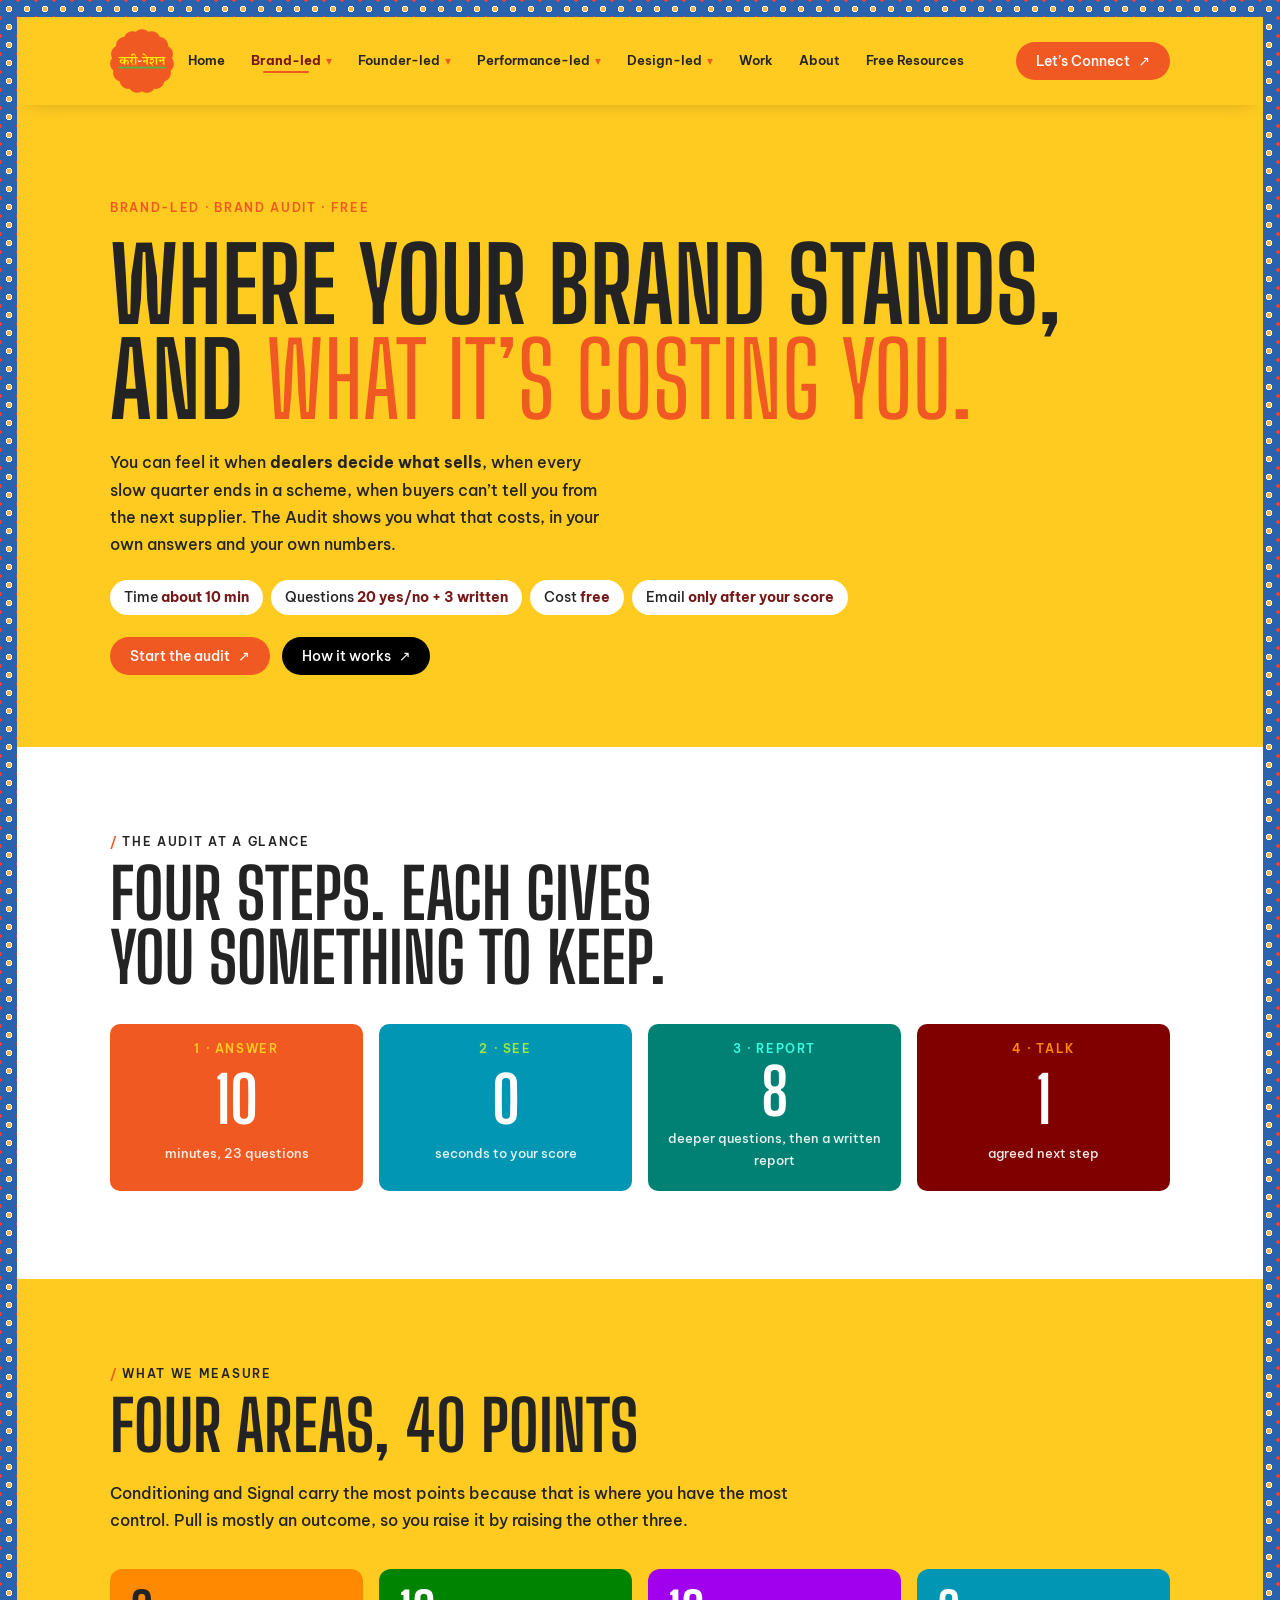
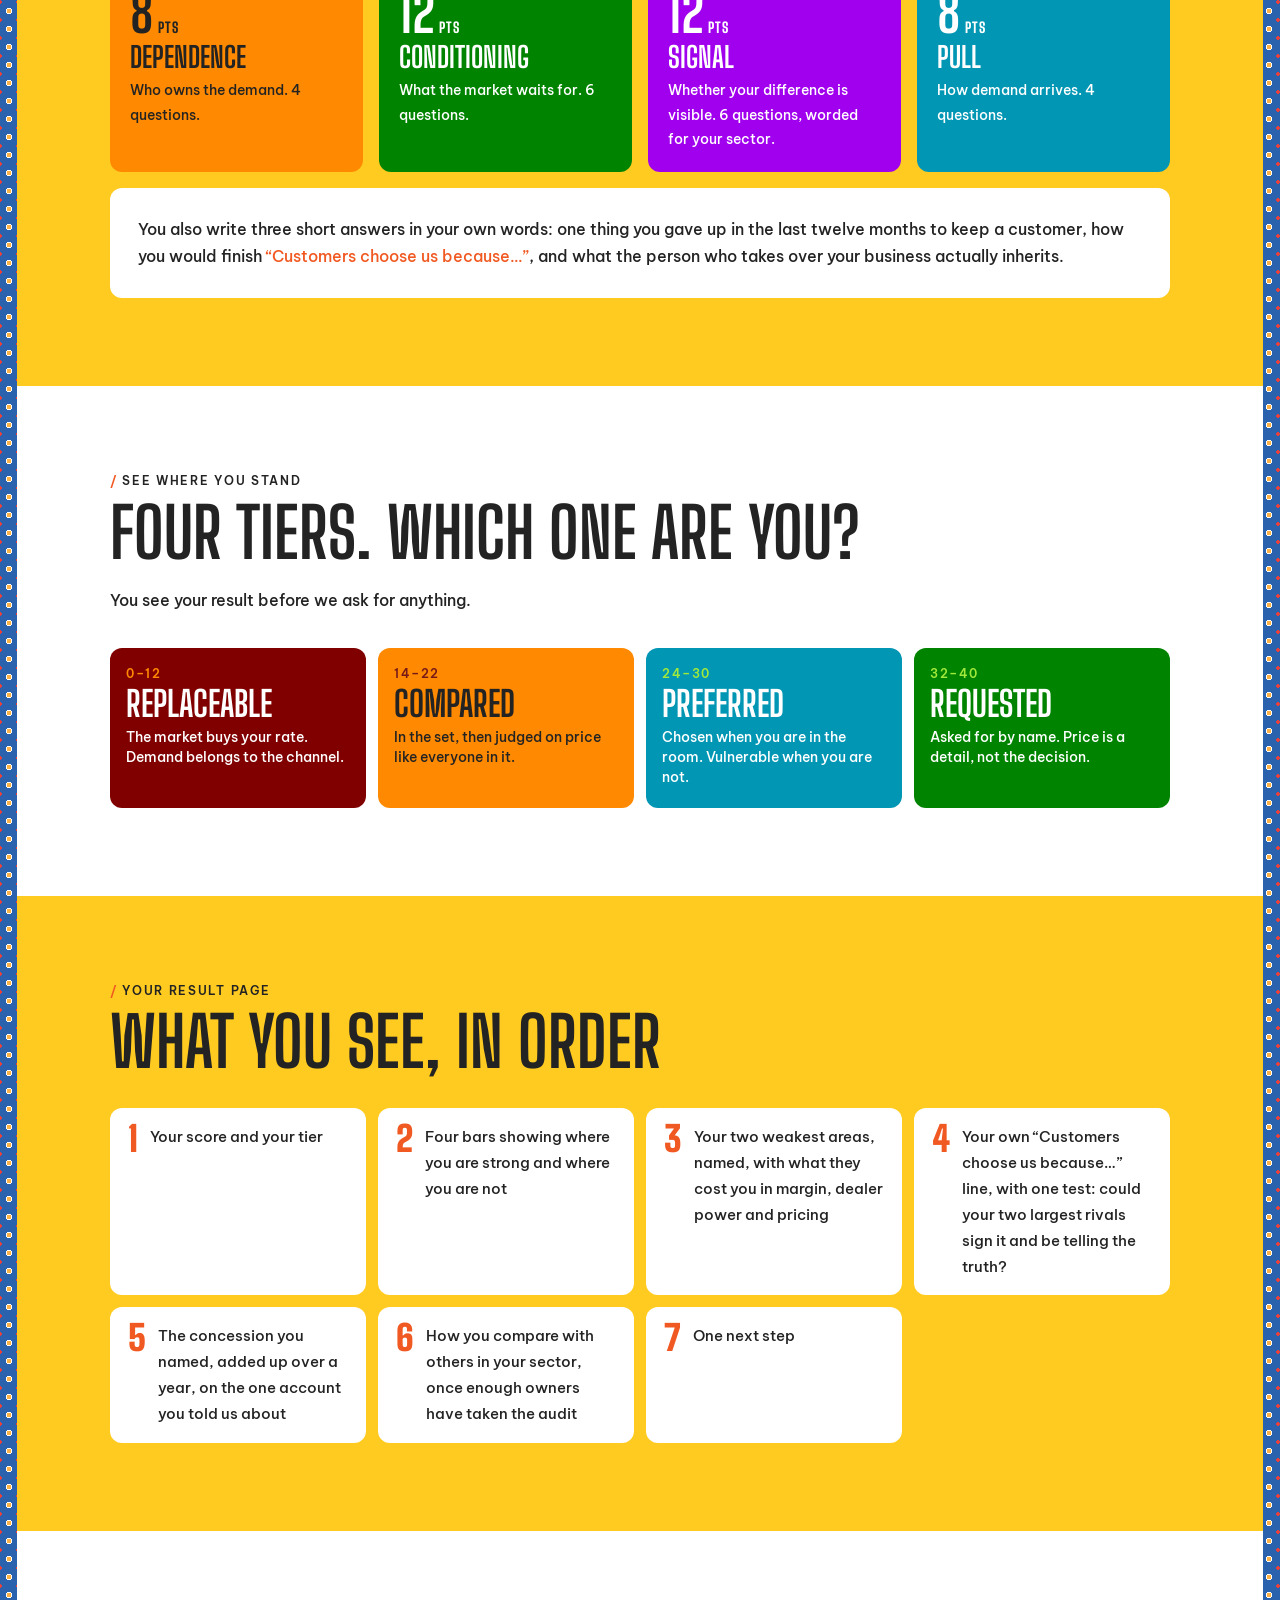
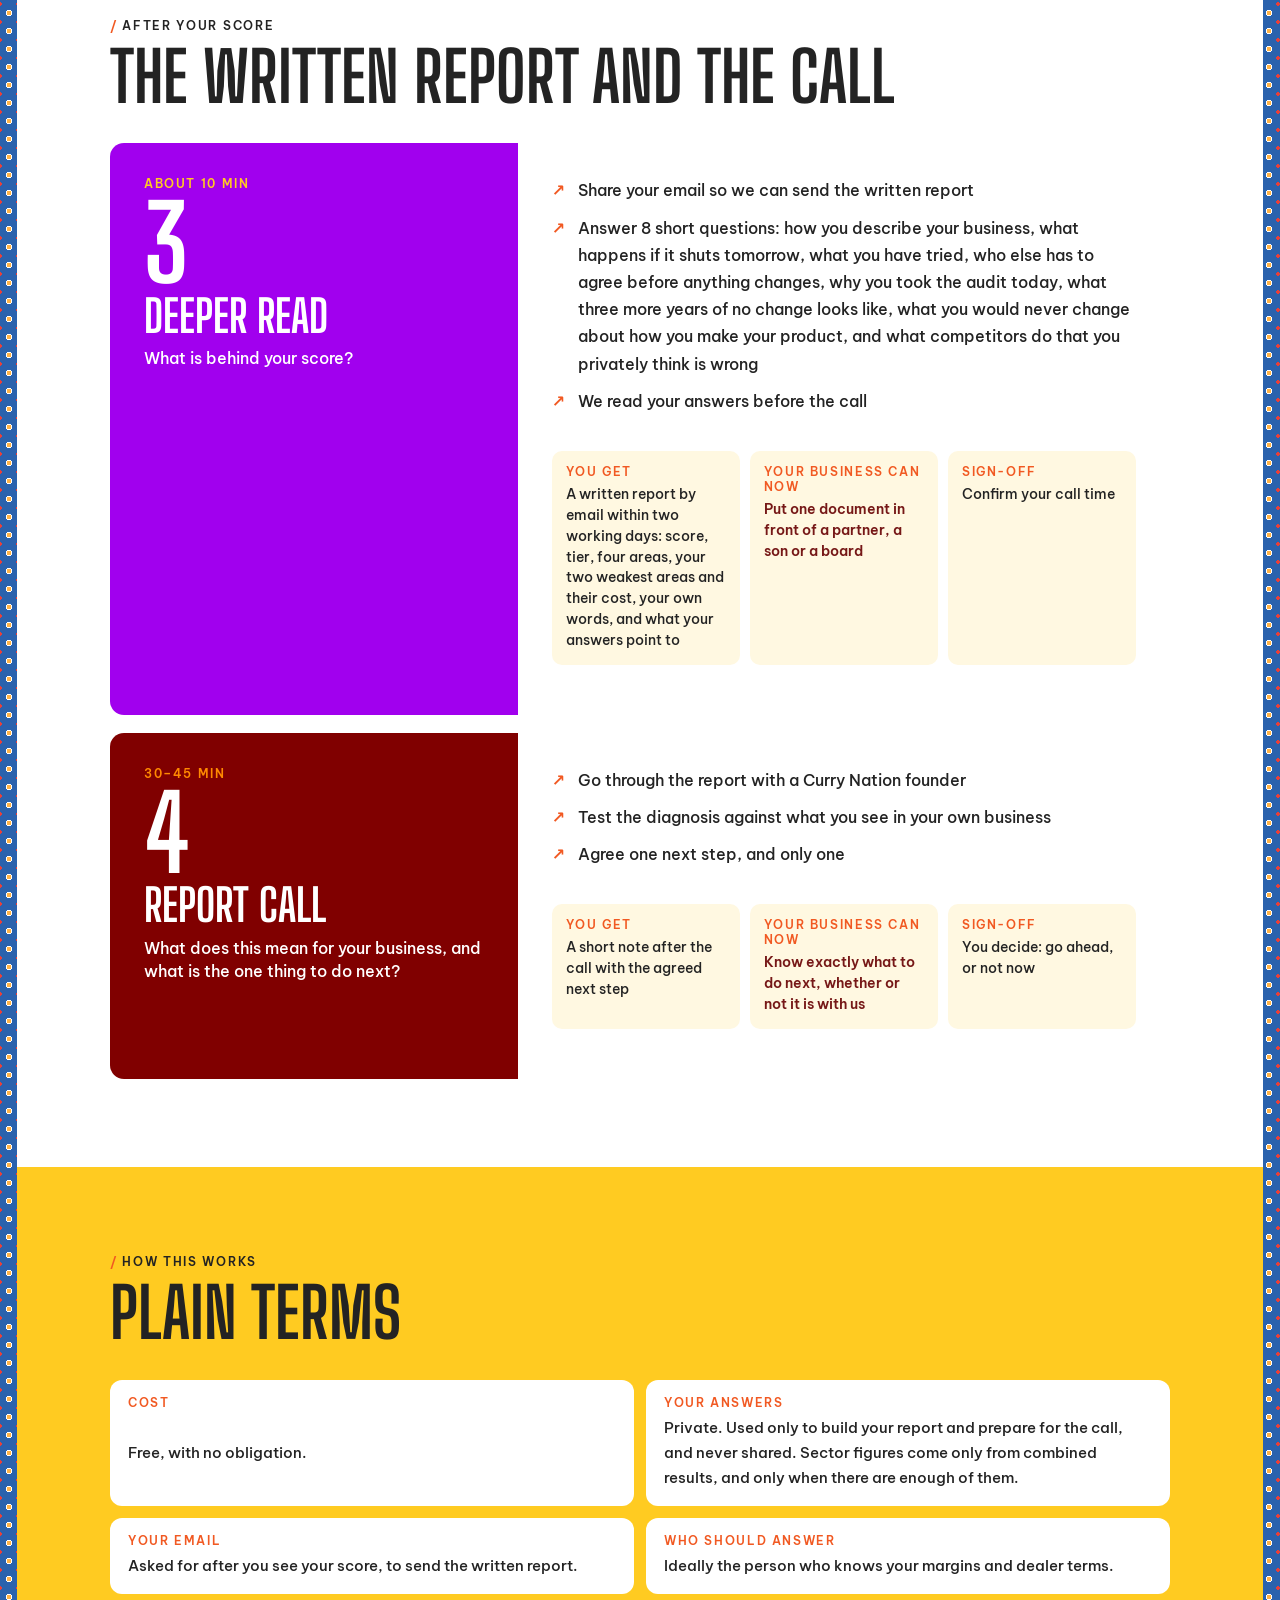
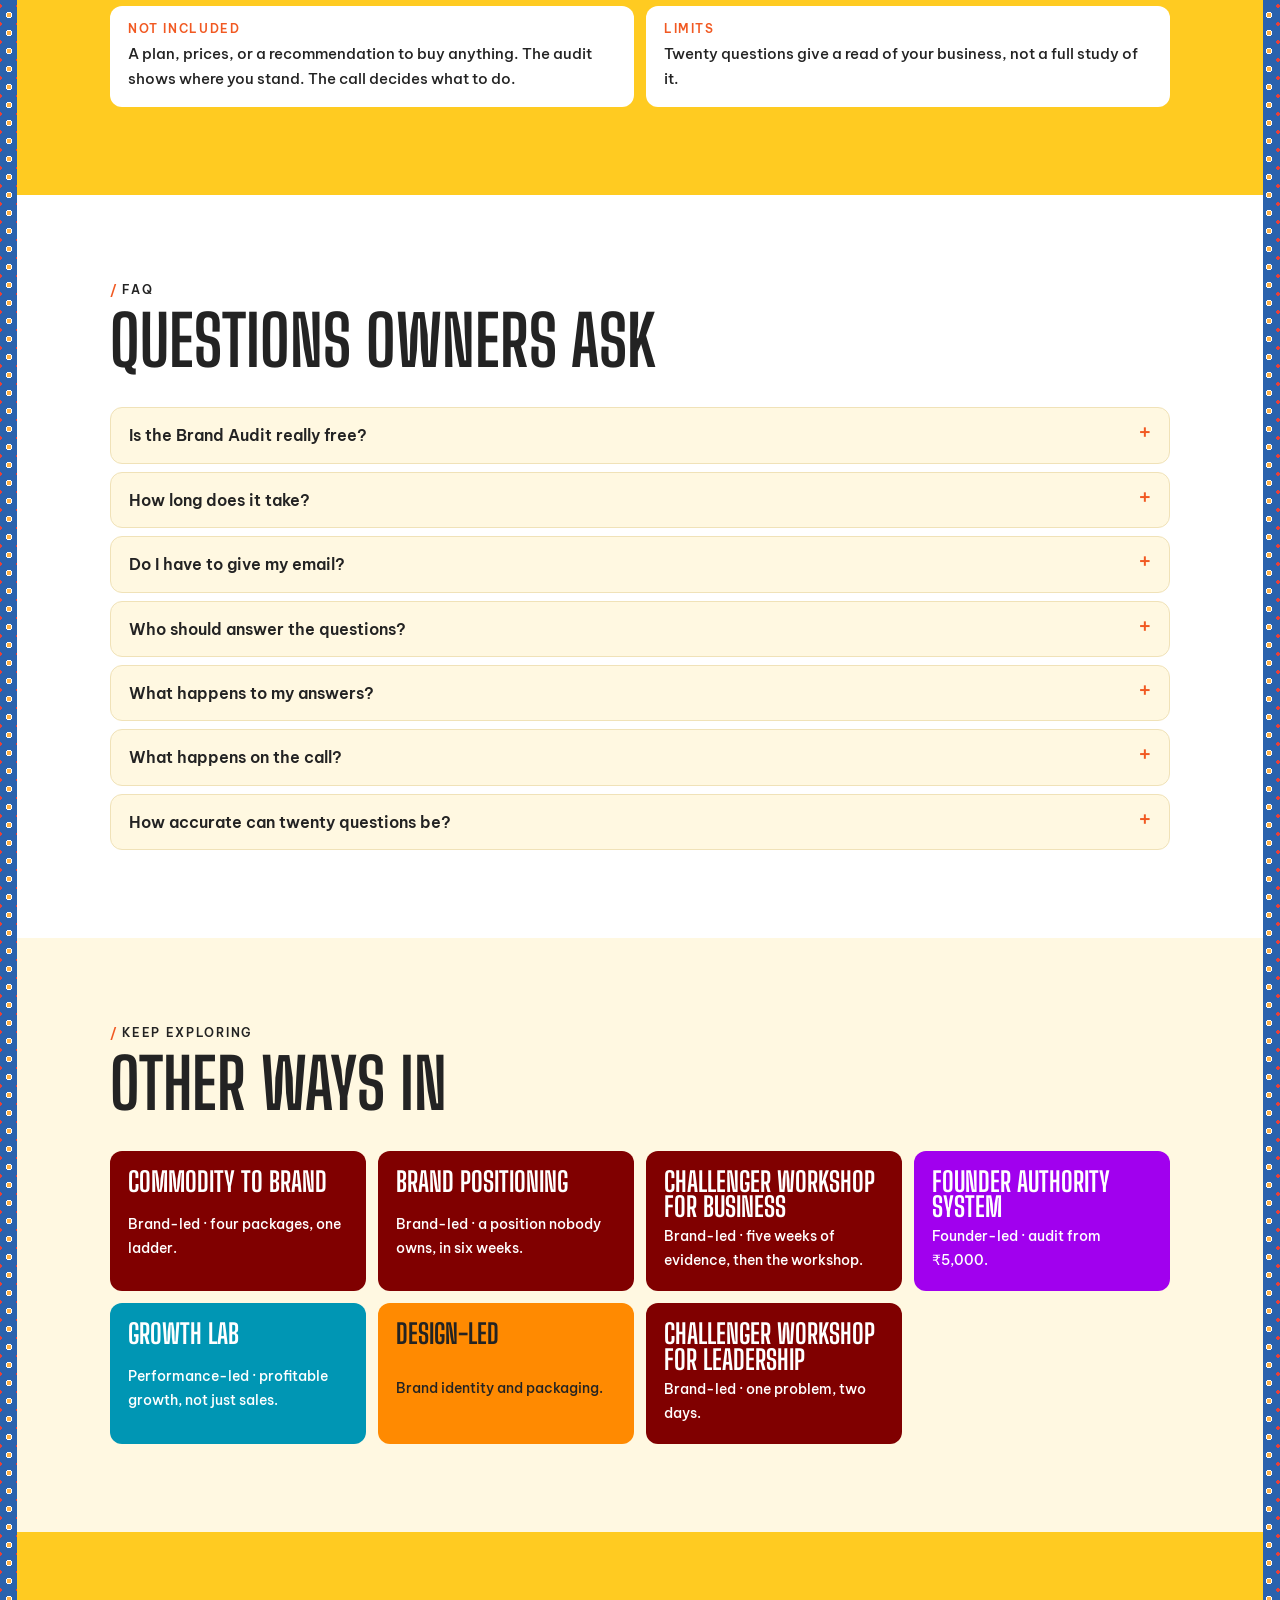
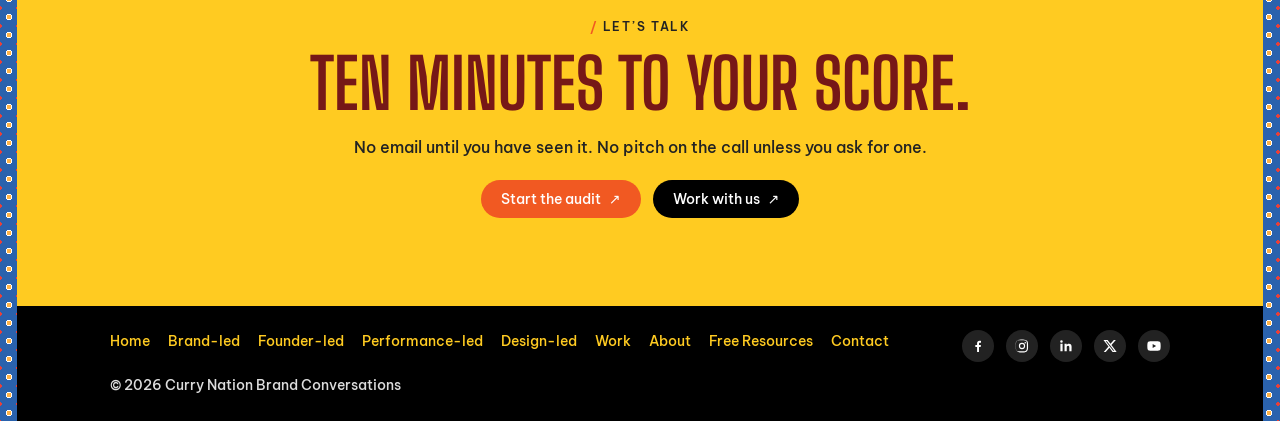
<file: site/brand-audit.html>
<!doctype html>
<html lang="en"><head><meta charset="utf-8"><meta name="viewport" content="width=device-width, initial-scale=1, viewport-fit=cover">
<meta name="referrer" content="no-referrer">
<title>Brand Audit · Curry Nation</title>
<meta name="description" content="A free ten-minute audit that shows where your brand stands and what it is costing you.">
<link rel="preconnect" href="https://fonts.googleapis.com"><link rel="preconnect" href="https://fonts.gstatic.com" crossorigin><link rel="stylesheet" href="https://fonts.googleapis.com/css2?family=Big+Shoulders+Display:wght@500;600;700&family=Be+Vietnam+Pro:wght@400;500;600;700&display=swap">
<style>
/* Layout: currynation.in system — mustard ground inside a blue folk-print frame; colour-block tiles carry the content */
:root{
  --yellow:#ffcb21; --frame:#2a62ad; --flame:#f15922; --orange:#ff8a01; --maroon:#761817; --red:#800000;
  --green:#008400; --purple:#a100ee; --teal:#0096b4; --deep:#008173; --lime:#a1e93b; --aqua:#39fde2;
  --slate:#7092be; --pink:#cc3366; --ink:#232323; --white:#fff; --cream:#fff8e1;
  --f-display:"Big Shoulders Display","Arial Narrow",Impact,sans-serif;
  --f-body:"Be Vietnam Pro",system-ui,-apple-system,"Segoe UI",sans-serif;
  --frame-w:clamp(8px,1.3vw,18px);
  color-scheme:light;
}
*{box-sizing:border-box}
body{background-color:var(--frame);
  background-image:radial-gradient(circle at 50% 50%,#ffb347 0 2.2px,#fff 2.3px 3.4px,transparent 3.5px),radial-gradient(circle at 50% 50%,#e8403a 0 1.6px,transparent 1.7px);
  background-size:18px 18px,18px 18px;background-position:0 0,9px 9px}
body{margin:0;font:400 16px/1.65 var(--f-body);color:var(--ink);-webkit-font-smoothing:antialiased}
.page{margin:var(--frame-w) var(--frame-w) 0;background:var(--yellow);min-height:100vh;overflow:hidden}
a{color:inherit}
a:focus-visible,button:focus-visible{outline:3px solid var(--ink);outline-offset:3px}
img{max-width:100%}
.wrap{max-width:1140px;margin:0 auto;padding-inline:clamp(16px,4vw,40px)}
h1,h2,h3,p{margin:0}
h1{font:600 clamp(2.1rem,4.6vw,3.4rem)/1.12 var(--f-body);color:var(--maroon);text-wrap:balance;letter-spacing:-.01em}
.display{font:900 clamp(3rem,9vw,6.5rem)/.9 var(--f-display);text-transform:none;letter-spacing:-.01em;text-wrap:balance}
h2{font:900 clamp(2.4rem,5.6vw,4.2rem)/.95 var(--f-display);text-wrap:balance}
h3{font:800 clamp(1.6rem,3vw,2.2rem)/1 var(--f-display)}
.eyebrow{font:500 .95rem/1.2 var(--f-body);color:var(--ink)}
.eyebrow::before{content:"/ ";color:var(--flame);font-weight:700}
.hl{color:var(--flame)}
.hlp{color:var(--pink)}
/* header */
.top{position:sticky;top:env(safe-area-inset-top,0px);z-index:5;background:var(--yellow);box-shadow:0 6px 18px -12px rgba(0,0,0,.35)}
.top .wrap{display:flex;align-items:center;gap:18px;padding-block:12px;flex-wrap:wrap}
.logo{width:56px;height:56px;border-radius:50%;background:var(--flame) url(https://currynation.in/wp-content/uploads/2025/04/logo.svg) center/cover no-repeat;flex:none;display:grid;place-items:center;font:900 1rem/1 var(--f-display);color:var(--yellow);text-decoration:none;box-shadow:0 0 0 3px var(--slate)}
.nav{display:flex;flex-wrap:wrap;gap:6px 18px;align-items:center;font-size:.9rem;margin-right:auto}
.nav .grp{font:800 .95rem/1 var(--f-display);text-transform:uppercase;letter-spacing:.06em;color:var(--maroon)}
.nav a{text-decoration:none;padding:4px 0;border-bottom:2px solid transparent}
.nav a:hover,.nav a[aria-current]{border-color:var(--flame)}
.nav .sep{width:1px;height:18px;background:rgba(0,0,0,.25)}
/* buttons */
.btn{display:inline-flex;align-items:center;gap:8px;padding:12px 20px;border-radius:60px;font:500 .9rem/1 var(--f-body);text-decoration:none;background:var(--flame);color:#fff;border:0;transition:transform .15s,box-shadow .15s}
.btn::after{content:"↗"}
.btn:hover{transform:translateY(-2px);box-shadow:0 6px 0 -2px var(--ink)}
.btn.dark{background:#000}
.btn.light{background:#fff;color:var(--ink)}
.ctas{display:flex;flex-wrap:wrap;gap:12px;justify-content:center}
/* hero */
.hero{padding-block:clamp(48px,8vw,96px) clamp(40px,6vw,72px);text-align:center;position:relative}
.hero .wrap{display:grid;gap:22px;justify-items:center}
.hero .lede{max-width:60ch;font-size:clamp(1rem,1.6vw,1.12rem)}
.hero .lede b{font-weight:700}
.hero .kicker{font:900 clamp(1.1rem,2vw,1.4rem)/1 var(--f-display);letter-spacing:.08em;text-transform:uppercase;color:var(--flame)}
.chips{display:flex;flex-wrap:wrap;gap:8px;justify-content:center}
.chips span{background:#fff;border-radius:60px;padding:6px 14px;font-size:.85rem}
.chips b{color:var(--maroon)}
.hero-art{position:absolute;width:clamp(90px,13vw,170px);aspect-ratio:1;background:center/contain no-repeat;opacity:.95;pointer-events:none}
.hero-art.l{left:2%;bottom:8%;transform:rotate(-8deg)}
.hero-art.r{right:2%;top:12%;transform:rotate(8deg)}
@media (max-width:900px){.hero-art{display:none}}
/* sections */
section{padding-block:clamp(48px,7vw,88px)}
.white{background:#fff}
.cream{background:var(--cream)}
.sec-head{display:grid;gap:12px;margin-bottom:34px;justify-items:start}
.sec-head.center{justify-items:center;text-align:center}
.sec-head p.sub{max-width:62ch;font-size:1.03rem}
/* stat tiles (site's YEARS / PROJECTS tiles) */
.stats{display:grid;grid-template-columns:repeat(4,minmax(0,1fr));gap:16px}
.stat{border-radius:10px;padding:18px 16px 20px;text-align:center;display:grid;gap:6px;color:#fff}
.stat .k{font:800 .95rem/1 var(--f-display);text-transform:uppercase;letter-spacing:.06em}
.stat .v{font:900 clamp(2.6rem,6vw,4rem)/.9 var(--f-display)}
.stat .s{font-size:.82rem;opacity:.9}
/* colour fills */
.c-orange{background:var(--orange);color:var(--ink)} .c-orange .k{color:var(--maroon)}
.c-teal{background:var(--teal);color:#fff} .c-teal .k{color:var(--lime)}
.c-deep{background:var(--deep);color:#fff} .c-deep .k{color:var(--aqua)}
.c-red{background:var(--red);color:#fff} .c-red .k{color:var(--orange)}
.c-green{background:var(--green);color:#fff} .c-green .k{color:var(--lime)}
.c-purple{background:var(--purple);color:#fff} .c-purple .k{color:var(--yellow)}
.c-lime{background:var(--lime);color:var(--ink)} .c-lime .k{color:var(--green)}
.c-slate{background:var(--slate);color:#fff} .c-slate .k{color:var(--cream)}
.c-flame{background:var(--flame);color:#fff} .c-flame .k{color:var(--yellow)}
.c-aqua{background:var(--aqua);color:var(--ink)} .c-aqua .k{color:var(--deep)}
/* glance table */
.card{background:#fff;border-radius:12px;padding:clamp(16px,3vw,28px)}
.tablewrap{overflow-x:auto}
table{width:100%;border-collapse:collapse;min-width:620px;font-size:.95rem}
th,td{text-align:left;vertical-align:top;padding:14px 14px 14px 0;border-bottom:1px solid #f0e2b8}
th{font:800 .95rem/1 var(--f-display);text-transform:uppercase;letter-spacing:.06em;color:var(--flame)}
td.k{font:900 1.5rem/1 var(--f-display);color:var(--maroon);white-space:nowrap}
td.t{font-weight:600;white-space:nowrap;font-variant-numeric:tabular-nums}
tr.total td{border-bottom:0;background:var(--cream)}
tr.total td.k{color:var(--flame);padding-left:10px}
.note{font-size:.85rem;margin-top:12px}
/* phases: colour tile + white panel */
.phases{display:grid;gap:18px}
.phase{display:grid;grid-template-columns:minmax(0,5fr) minmax(0,8fr);border-radius:14px;overflow:hidden;background:#fff}
.ptile{padding:clamp(22px,3vw,34px);display:grid;gap:10px;align-content:start;position:relative;min-height:260px}
.ptile .n{font:900 clamp(4rem,9vw,6.5rem)/.8 var(--f-display)}
.ptile .k{font:800 1rem/1 var(--f-display);text-transform:uppercase;letter-spacing:.08em}
.ptile h3{font-size:clamp(2rem,3.6vw,2.8rem)}
.ptile .q{font-size:1.02rem;line-height:1.45;font-weight:500;max-width:34ch}
.ptile .art{position:absolute;right:14px;bottom:10px;width:96px;height:96px;background:center/contain no-repeat;opacity:.9}
.ppanel{padding:clamp(22px,3vw,34px);display:grid;gap:20px;align-content:start;min-width:0}
ul.acts{margin:0;padding:0;list-style:none;display:grid;gap:10px}
ul.acts li{padding-left:26px;position:relative}
ul.acts li::before{content:"↗";position:absolute;left:0;top:0;color:var(--flame);font-weight:700}
ul.acts b{font-weight:700}
.out{display:grid;grid-template-columns:repeat(3,minmax(0,1fr));gap:10px}
.out div{background:var(--cream);border-radius:10px;padding:14px;display:grid;gap:4px;align-content:start}
.out dt{font:800 .85rem/1 var(--f-display);text-transform:uppercase;letter-spacing:.07em;color:var(--flame)}
.out dd{margin:0;font-size:.9rem;line-height:1.45}
.out div:nth-child(2) dd{font-weight:600;color:var(--maroon)}
.lens{display:flex;flex-wrap:wrap;gap:8px;align-items:center;font-size:.85rem}
.lens>span:first-child{font:800 .85rem/1 var(--f-display);text-transform:uppercase;letter-spacing:.07em;margin-right:4px}
.pill{border:1.5px solid var(--ink);border-radius:60px;padding:4px 12px}
.pill b{font-weight:700}
/* pillars (hub) */
.pillar{display:grid;gap:18px}
.pillar-head{display:flex;flex-wrap:wrap;align-items:end;justify-content:space-between;gap:16px}
.bento{display:grid;grid-template-columns:repeat(3,minmax(0,1fr));gap:0;border-radius:14px;overflow:hidden}
.bento a{display:grid;gap:10px;align-content:start;padding:clamp(20px,3vw,30px);min-height:300px;text-decoration:none;position:relative;transition:filter .2s}
.bento a:hover{filter:saturate(1.15) brightness(1.04)}
.bento .k{font:800 .95rem/1 var(--f-display);text-transform:uppercase;letter-spacing:.08em}
.bento h3{font-size:clamp(2.1rem,3.6vw,3rem)}
.bento p{font-size:.95rem;line-height:1.5;max-width:32ch}
.bento .go{margin-top:auto;font-weight:600;font-size:.9rem}
.bento .go::after{content:" ↗"}
.bento .art{position:absolute;right:12px;bottom:12px;width:110px;height:110px;background:center/contain no-repeat}
.badge{display:inline-block;background:#fff;color:var(--flame);border-radius:60px;padding:3px 10px;font:800 .8rem/1.2 var(--f-display);letter-spacing:.06em;width:max-content}
/* tier scale */
.scale{display:grid;grid-template-columns:repeat(4,minmax(0,1fr));gap:12px}
.tier{border-radius:12px;padding:20px 16px;display:grid;gap:8px;align-content:start}
.tier .k{font:800 1rem/1 var(--f-display);letter-spacing:.06em;font-variant-numeric:tabular-nums}
.tier .nm{font:900 2.2rem/.9 var(--f-display)}
.tier p{font-size:.9rem;line-height:1.4}
.tier .to{font-size:.85rem;font-weight:600;border-top:1px solid currentColor;padding-top:8px;margin-top:4px}
/* areas */
.areas{display:grid;grid-template-columns:repeat(4,minmax(0,1fr));gap:16px}
.area{border-radius:12px;padding:20px;display:grid;gap:8px;align-content:start}
.area .v{font:900 3.4rem/.85 var(--f-display)}
.area .v small{font:800 .9rem var(--f-display);letter-spacing:.06em;margin-left:4px}
.area h3{font-size:1.8rem}
.area p{font-size:.9rem}
/* numbered list */
ol.reveal{margin:0;padding:0;list-style:none;display:grid;grid-template-columns:repeat(auto-fit,minmax(240px,1fr));gap:12px;counter-reset:r}
ol.reveal li{counter-increment:r;background:#fff;border-radius:12px;padding:16px 18px;display:grid;grid-template-columns:auto minmax(0,1fr);gap:12px;align-items:start;font-size:.95rem}
ol.reveal li::before{content:counter(r);font:900 2.2rem/.85 var(--f-display);color:var(--flame)}
/* steps */
ol.steps{list-style:none;margin:0;padding:0;display:grid;grid-template-columns:repeat(auto-fit,minmax(220px,1fr));gap:14px;counter-reset:s}
ol.steps li{counter-increment:s;background:#fff;border-radius:12px;padding:18px;display:grid;gap:6px;align-content:start}
ol.steps li::before{content:counter(s,decimal-leading-zero);font:900 2.6rem/.85 var(--f-display);color:var(--flame)}
ol.steps b{font-weight:700}
/* day timeline */
.day{display:grid;grid-template-columns:repeat(3,minmax(0,1fr));gap:12px}
.slot{border-radius:12px;padding:18px;display:grid;gap:6px;align-content:start}
.slot time{font:900 2.2rem/.9 var(--f-display);font-variant-numeric:tabular-nums}
.slot h3{font-size:1.5rem}
.slot p{font-size:.9rem;line-height:1.45}
/* terms */
.terms{display:grid;grid-template-columns:repeat(2,minmax(0,1fr));gap:12px}
.terms div{background:#fff;border-radius:12px;padding:16px 18px;display:grid;gap:4px;min-width:0}
.terms h4{margin:0;font:800 1.05rem/1 var(--f-display);text-transform:uppercase;letter-spacing:.06em;color:var(--flame)}
.terms p{font-size:.92rem}
/* promise */
.promise{border-radius:16px;padding:clamp(26px,5vw,52px);display:grid;gap:14px;text-align:center;justify-items:center}
.promise p{max-width:62ch}
/* founder ladder */
.ladder{display:grid;grid-template-columns:repeat(3,minmax(0,1fr));gap:14px;align-items:end}
.rung{border-radius:14px;padding:clamp(20px,3vw,28px);display:grid;gap:10px;align-content:start}
.rung:nth-child(1){min-height:300px}.rung:nth-child(2){min-height:360px}.rung:nth-child(3){min-height:420px}
.rung .k{font:800 .95rem/1 var(--f-display);letter-spacing:.08em;text-transform:uppercase}
.rung h3{font-size:clamp(2.6rem,5vw,3.8rem)}
.rhythm{display:grid;grid-template-columns:repeat(3,minmax(0,1fr));gap:12px}
.rhythm div{background:#fff;border-radius:12px;padding:18px;display:grid;gap:4px}
.rhythm .v{font:900 3rem/.85 var(--f-display);color:var(--purple)}
/* related + close */
.related{display:grid;grid-template-columns:repeat(auto-fit,minmax(220px,1fr));gap:12px}
.related a{border-radius:12px;padding:18px;text-decoration:none;display:grid;gap:6px;transition:transform .15s}
.related a:hover{transform:translateY(-3px)}
.related b{font:900 1.7rem/1 var(--f-display)}
.related span{font-size:.88rem}
.close{text-align:center}
.close .wrap{display:grid;gap:18px;justify-items:center}
.close .display{color:var(--maroon)}
.close p{max-width:56ch}
.foot{background:#000;color:#ddd;font-size:.85rem}
.foot .wrap{display:flex;flex-wrap:wrap;justify-content:space-between;gap:12px;padding-block:24px}
.foot a{text-decoration:none;color:var(--yellow)}
@media (max-width:860px){
  .phase{grid-template-columns:1fr}.ptile{min-height:0}
  .out,.terms,.day,.ladder,.rhythm,.bento{grid-template-columns:1fr}
  .stats,.scale,.areas{grid-template-columns:repeat(2,minmax(0,1fr))}
  .rung{min-height:0!important}.bento a{min-height:230px}
}
@media (max-width:440px){.stats,.scale,.areas{grid-template-columns:1fr}}
@media (prefers-reduced-motion:reduce){*{transition:none!important}}

/* v3 additions: home page + founder authority system */
.giant{font:900 clamp(3.2rem,10vw,7.4rem)/.88 var(--f-display);color:var(--maroon);letter-spacing:-.01em}
.home-hero{padding-block:clamp(56px,10vw,120px) clamp(48px,7vw,84px)}
.logos-sec{padding-block:36px 44px}
.marquee{display:flex;overflow:hidden;gap:14px;margin-top:18px;mask-image:linear-gradient(90deg,transparent,#000 6%,#000 94%,transparent)}
.marquee ul{display:flex;gap:14px;margin:0;padding:0;list-style:none;flex:none;animation:slide 60s linear infinite}
.marquee li{width:140px;height:78px;border:1px solid #eee;border-radius:6px;display:grid;place-items:center;padding:10px;background:#fff}
.marquee img{max-height:56px;max-width:110px;object-fit:contain}
.marquee .wm{font:800 1.05rem/1.05 var(--f-display);text-align:center;color:var(--maroon);text-transform:uppercase;letter-spacing:.03em}
@keyframes slide{to{transform:translateX(calc(-100% - 14px))}}
@media (prefers-reduced-motion:reduce){.marquee ul{animation:none}.marquee{flex-wrap:wrap;justify-content:center;mask-image:none}.marquee ul+ul{display:none}.marquee ul{flex-wrap:wrap;justify-content:center}}
.split{display:grid;grid-template-columns:repeat(2,minmax(0,1fr));gap:16px}
.half{border-radius:16px;padding:clamp(24px,4vw,40px);display:grid;gap:12px;align-content:start;min-height:320px;text-decoration:none;position:relative;transition:transform .15s}
.half:hover{transform:translateY(-3px)}
.half .k{font:800 1rem/1 var(--f-display);text-transform:uppercase;letter-spacing:.08em}
.half h3{font-size:clamp(2.4rem,5vw,3.8rem);max-width:12ch}
.half p{max-width:40ch}
.half .go{margin-top:auto;font-weight:600}.half .go::after{content:" ↗"}
.half .art{position:absolute;right:18px;bottom:16px;width:140px;height:140px;background:center/contain no-repeat}
.flow{position:relative}
.scale.mini{margin-top:14px}.scale.mini .tier{padding:14px}.scale.mini .nm{font-size:1.7rem}
.stages{display:grid;grid-template-columns:repeat(4,minmax(0,1fr));gap:12px;margin-bottom:18px}
.stage{border-radius:14px;padding:22px 20px;display:grid;gap:8px;align-content:start;text-decoration:none;min-height:230px;transition:transform .15s}
.stage:hover{transform:translateY(-3px)}
.stage .k{font:800 .95rem/1 var(--f-display);text-transform:uppercase;letter-spacing:.08em}
.stage h3{font-size:clamp(1.9rem,3vw,2.5rem)}
.stage .price{font:900 1.5rem/1 var(--f-display);background:rgba(255,255,255,.18);border-radius:60px;padding:6px 12px;width:max-content}
.stage p{font-size:.92rem}
.about{display:grid;grid-template-columns:repeat(4,minmax(0,1fr));grid-auto-rows:minmax(150px,auto);gap:0;border-radius:14px;overflow:hidden}
.ab{padding:22px;display:grid;place-items:center;position:relative}
.ab.big{grid-column:span 2;place-items:center start}
.ab.big p{font-size:clamp(1.05rem,1.8vw,1.3rem);font-weight:500;line-height:1.5}
.ab.wide{grid-column:span 2;place-items:center start}
.ab.wide p{font-size:1.05rem;font-weight:500;max-width:42ch}
.ab-art{width:min(120px,80%);aspect-ratio:1;background:center/contain no-repeat}
.case{border-radius:16px;padding:clamp(24px,4vw,40px);display:grid;grid-template-columns:minmax(0,1fr) minmax(0,1fr);gap:24px;align-items:center}
.case .k{font:800 1rem/1 var(--f-display);text-transform:uppercase;letter-spacing:.08em;color:var(--orange)}
.case h3{font-size:clamp(2rem,4vw,3rem);margin-top:8px}
.awards{display:grid;gap:12px}
.awards div{background:rgba(255,255,255,.12);border-radius:10px;padding:14px 16px;display:grid;gap:4px}
.awards span{font-size:.88rem;opacity:.9}
.quotes{display:grid;grid-template-columns:repeat(3,minmax(0,1fr));gap:14px}
.quote{margin:0;border-radius:14px;padding:22px;display:grid;gap:12px;align-content:start}
.quote h3{font-size:1.7rem}
.quote blockquote{margin:0;font-size:.95rem;line-height:1.55}
.quote figcaption{display:grid;gap:2px;font-size:.88rem;margin-top:auto}
.featured{display:flex;flex-wrap:wrap;gap:10px 28px;align-items:center;justify-content:center;margin-top:36px;padding-top:24px;border-top:1px solid #f0e2b8}
.featured span{font-size:.9rem}
.featured b{font:900 1.5rem/1 var(--f-display);color:#666}
.trio{display:grid;grid-template-columns:repeat(3,minmax(0,1fr));gap:12px}
.ex{border-radius:14px;padding:22px;display:grid;gap:8px;align-content:start}
.ex .k{font:800 .9rem/1.2 var(--f-display);text-transform:uppercase;letter-spacing:.07em}
.ex h3{font-size:clamp(1.7rem,2.6vw,2.2rem)}
.mute2{opacity:.7;font-size:.9em}
.gap{display:grid;grid-template-columns:repeat(3,minmax(0,1fr));gap:12px}
.gap div{border-radius:14px;padding:22px;display:grid;gap:10px;align-content:start}
.gap .n{font:900 3.4rem/.85 var(--f-display)}
.gap p{font-size:1.05rem;font-weight:500}
.test{margin-top:14px;background:#000;color:#fff;border-radius:14px;padding:clamp(22px,4vw,34px);display:grid;gap:10px}
.test .k{font:800 1rem/1 var(--f-display);text-transform:uppercase;letter-spacing:.08em;color:var(--yellow)}
.test p{font-size:clamp(1.1rem,2vw,1.4rem);line-height:1.45;max-width:60ch}
.fit{display:grid;grid-template-columns:repeat(2,minmax(0,1fr));gap:14px}
.fit>div{border-radius:14px;padding:24px;background:#fff;display:grid;gap:12px;align-content:start}
.fit h3{font-size:2rem}
.fit .yes h3{color:var(--green)}.fit .no h3{color:var(--red)}
.fit ul{margin:0;padding:0;list-style:none;display:grid;gap:8px}
.fit li{padding-left:26px;position:relative}
.fit .yes li::before{content:"✓";position:absolute;left:0;color:var(--green);font-weight:700}
.fit .no li::before{content:"✕";position:absolute;left:0;color:var(--red);font-weight:700}
.modules{display:grid;grid-template-columns:repeat(3,minmax(0,1fr));gap:12px}
.modules.four{grid-template-columns:repeat(4,minmax(0,1fr))}
.modules div{border-radius:12px;padding:20px;display:grid;gap:6px;align-content:start}
.modules .n{font:900 2.4rem/.85 var(--f-display);opacity:.85}
.modules h3{font-size:1.8rem}
.modules p{font-size:.92rem;line-height:1.45}
.day.four{grid-template-columns:repeat(4,minmax(0,1fr))}
.managed{margin-top:14px;display:grid;grid-template-columns:minmax(0,1fr) minmax(0,1fr);gap:24px;align-items:start}
.sel{user-select:all}
@media (max-width:860px){
  .split,.trio,.gap,.fit,.quotes,.case,.managed{grid-template-columns:1fr}
  .stages,.modules,.modules.four,.day.four,.about{grid-template-columns:repeat(2,minmax(0,1fr))}
}
@media (max-width:440px){.stages,.modules,.modules.four,.day.four,.about{grid-template-columns:1fr}.ab.big,.ab.wide{grid-column:auto}}

/* ---------- v4: logo, cascading nav, home pillars, CXO band, performance ---------- */
.logo{width:64px;height:64px;background:none!important;box-shadow:none!important;border-radius:0;display:block;flex:none}
.logo img{width:64px;height:64px;display:block}
.top .wrap{flex-wrap:nowrap;gap:14px}
.nav{margin-right:auto;min-width:0}
.menu{list-style:none;margin:0;padding:0;display:flex;align-items:center;gap:2px}
.m{position:relative}
.mt{display:inline-flex;align-items:center;gap:6px;background:none;border:0;font:500 .92rem/1 var(--f-body);color:var(--ink);padding:12px 10px;border-radius:60px;cursor:pointer;text-decoration:none;white-space:nowrap}
.mt i{font-style:normal;font-size:.7em;color:var(--flame);transition:transform .15s}
.mt:hover,.m.open>.mt{background:rgba(255,255,255,.55)}
.m.here>.mt,.mt[aria-current]{color:var(--maroon);font-weight:700}
.m.here>.mt::after,.mt[aria-current]::after{content:"";display:block;position:absolute;left:12px;right:12px;bottom:4px;height:2px;background:var(--flame)}
.m.open>.mt i{transform:rotate(180deg)}
.sub{display:none;position:absolute;top:100%;left:0;margin-top:6px;width:320px;background:#fff;border-radius:14px;box-shadow:0 18px 40px -16px rgba(0,0,0,.35);padding:10px;z-index:20;gap:2px}
.sub::before{content:"";position:absolute;left:0;right:0;top:-10px;height:10px}
.m.open>.sub{display:grid}
@media (hover:hover) and (min-width:1101px){.m:hover>.sub{display:grid}.m:hover>.mt i{transform:rotate(180deg)}}
.sub-k{font-size:.78rem;color:#7a6a4a;padding:6px 10px 8px;border-bottom:1px solid #f3e7c6;margin-bottom:4px}
.sub a{display:grid;gap:2px;padding:9px 10px;border-radius:10px;text-decoration:none}
.sub a:hover,.sub a:focus-visible{background:var(--cream)}
.sub a b{font-weight:600;font-size:.92rem;color:var(--ink)}
.sub a small{font-size:.78rem;color:#7a6a4a}
.sub a.all{font-size:.82rem;font-weight:600;color:var(--flame);border-top:1px solid #f3e7c6;margin-top:4px;border-radius:0 0 10px 10px}
.burger{display:none;align-items:center;gap:8px;background:#000;color:#fff;border:0;border-radius:60px;padding:10px 16px;font:500 .9rem/1 var(--f-body);cursor:pointer}
.burger span{width:16px;height:2px;background:#fff;box-shadow:0 -5px 0 #fff,0 5px 0 #fff}
@media (max-width:1100px){
  .top .wrap{flex-wrap:wrap}
  .burger{display:inline-flex;margin-left:auto}
  .cta-top{display:none}
  .nav{order:5;flex-basis:100%;display:none;margin:0}
  .top.navopen .nav{display:block;max-height:calc(100vh - 110px);overflow:auto;padding-bottom:12px}
  .menu{flex-direction:column;align-items:stretch;gap:2px}
  .mt{width:100%;justify-content:space-between;padding:14px 12px;font-size:1rem;background:rgba(255,255,255,.4)}
  .m.here>.mt::after,.mt[aria-current]::after{display:none}
  .sub{position:static;width:auto;box-shadow:none;margin:4px 0 8px}
}
/* hero */
.home-hero .giant{margin-top:6px}
.rot{display:inline-block;color:var(--flame);transition:opacity .28s,transform .28s}
.rot.out{opacity:0;transform:translateY(12px)}
.for{font:600 clamp(1.3rem,3vw,2.1rem)/1.2 var(--f-body);color:var(--maroon)}
.for b{font-weight:700;background:linear-gradient(transparent 62%,rgba(241,89,34,.35) 0)}
/* pillars */
.pillars{display:grid;gap:18px}
.pillar-row{display:grid;grid-template-columns:minmax(0,4fr) minmax(0,8fr);background:#fff;border-radius:16px;overflow:hidden;scroll-margin-top:100px}
.ptag{padding:clamp(22px,3vw,32px);display:grid;gap:10px;align-content:start;position:relative;min-height:260px}
.ptag .n{font:900 clamp(3.6rem,7vw,5.4rem)/.8 var(--f-display)}
.ptag h3{font-size:clamp(2.2rem,4vw,3.2rem)}
.ptag p{font-size:.95rem;line-height:1.5;max-width:34ch}
.ptag .oc{font-size:.88rem;border-top:1px solid currentColor;padding-top:10px;opacity:.95}
.ptag .art{position:absolute;right:14px;bottom:12px;width:90px;height:90px;background:center/contain no-repeat}
.prods{display:grid;grid-template-columns:repeat(2,minmax(0,1fr));gap:1px;background:#f3e7c6}
.prods.one{grid-template-columns:1fr}
.prod{background:#fff;padding:20px 22px;display:grid;gap:6px;align-content:start;text-decoration:none;transition:background .15s}
.prod:hover{background:var(--cream)}
.prod .pt{font:900 1.65rem/1 var(--f-display);color:var(--maroon)}
.prod .pt::after{content:" ↗";color:var(--flame);font-size:.8em}
.prod .pm{font:800 .82rem/1 var(--f-display);text-transform:uppercase;letter-spacing:.08em;color:var(--flame)}
.prod .pd{font-size:.9rem;line-height:1.5}
.prods.one .prod{align-content:center;padding:28px}
.prods.one .pt{font-size:2.4rem}
/* cxo band */
.cxo-band{background:#000;color:#fff}
.cxo-grid{display:grid;grid-template-columns:minmax(0,7fr) minmax(0,5fr);gap:32px;align-items:center}
.cxo-band .display{color:var(--yellow);margin:10px 0 14px}
.cxo-band .sub{color:#e9e2d0;max-width:58ch;margin-bottom:22px}
.eyebrow.light{color:#fff}
.cxo-facts{display:grid;grid-template-columns:repeat(2,minmax(0,1fr));gap:10px}
.cxo-facts div{background:#1c1c1c;border-radius:12px;padding:18px;display:grid;gap:6px}
.cxo-facts .v{font:900 3rem/.85 var(--f-display);color:var(--flame)}
.cxo-facts span:last-child{font-size:.88rem;color:#ddd}
/* performance */
.platforms{display:flex;flex-wrap:wrap;justify-content:center;gap:10px;margin-top:16px}
.platforms span{font:900 1.4rem/1 var(--f-display);border:2px solid var(--ink);border-radius:60px;padding:10px 18px}
.channels{display:grid;grid-template-columns:repeat(3,minmax(0,1fr));gap:12px}
.chan{border-radius:14px;padding:22px;display:grid;gap:8px;align-content:start}
.chan .k{font:800 .9rem/1.2 var(--f-display);text-transform:uppercase;letter-spacing:.07em}
.chan h3{font-size:2rem}
.chan p{font-size:.92rem;line-height:1.5}
.chan .sig{border-top:1px solid currentColor;padding-top:10px;display:grid;gap:4px;font-size:.85rem}
.chain{display:flex;flex-wrap:wrap;justify-content:center;align-items:center;gap:8px;margin-top:26px}
.chain span{background:var(--cream);border-radius:60px;padding:10px 16px;font:900 1.3rem/1 var(--f-display)}
.chain span.end{background:var(--flame);color:#fff}
.chain i{font-style:normal;color:var(--flame);font-weight:700}
.planner-band{background:var(--deep);color:#fff}
.planner-grid{display:grid;grid-template-columns:minmax(0,5fr) minmax(0,6fr);gap:32px;align-items:center}
.planner-band .display{color:var(--aqua);margin:10px 0 14px}
.planner-band .sub{color:#dff;margin-bottom:22px}
.planner-band .fine{font-size:.8rem;opacity:.8;margin-top:16px;max-width:52ch}
.scenario{background:#fff;color:var(--ink);border-radius:16px;padding:22px}
.scenario .sk{font:800 .85rem/1.3 var(--f-display);text-transform:uppercase;letter-spacing:.06em;color:var(--deep);margin-bottom:14px}
.sgrid{display:grid;grid-template-columns:repeat(2,minmax(0,1fr));gap:10px}
.sgrid div{background:var(--cream);border-radius:10px;padding:14px;display:grid;gap:4px}
.sgrid .v{font:900 2.2rem/.9 var(--f-display);color:var(--deep);font-variant-numeric:tabular-nums}
.sgrid span:last-child{font-size:.82rem}
/* workshop options */
.options{display:grid;grid-template-columns:repeat(2,minmax(0,1fr));gap:14px}
.option{border-radius:16px;padding:clamp(22px,3vw,32px);display:grid;gap:12px;align-content:start;scroll-margin-top:100px}
.option .k{font:800 .95rem/1 var(--f-display);text-transform:uppercase;letter-spacing:.08em}
.option h3{font-size:clamp(2rem,3.6vw,2.8rem)}
.option ul{margin:0;padding-left:18px;display:grid;gap:6px;font-size:.95rem}
.option .best{background:rgba(255,255,255,.16);border-radius:10px;padding:12px 14px;font-size:.9rem}
.phase .n[id],.ptile .n[id]{scroll-margin-top:110px}
@media (max-width:860px){
  .pillar-row,.cxo-grid,.planner-grid,.options{grid-template-columns:1fr}
  .ptag{min-height:0}
  .channels{grid-template-columns:1fr}
}
@media (max-width:560px){.prods,.sgrid,.cxo-facts{grid-template-columns:1fr}}
.prods .prod:last-child:nth-child(odd){grid-column:1/-1}
.ptag h3{font-size:clamp(2rem,3.4vw,2.9rem);overflow-wrap:anywhere}
.cxo-band .display{font-size:clamp(2.6rem,5vw,4.4rem)}

/* ---------- v5: typography placement from the Growth Lab site ---------- */
body{font-weight:500;line-height:1.7}
h1,h2,h3,.display,.giant,
.ptile h3,.ptag h3,.bento h3,.half h3,.stage h3,.rung h3,.ex h3,.option h3,.chan h3,.slot h3,.modules h3,.fit h3,.quote h3,.case h3,.prod .pt,.related b{
  font-family:var(--f-display)!important;font-weight:700!important;text-transform:uppercase;letter-spacing:0;line-height:.93}
h1,.giant{font-size:clamp(3rem,8vw,6.8rem)!important;color:var(--ink)!important}
h2,.display{font-size:clamp(2.4rem,5.4vw,5rem)!important}
h3{font-size:clamp(1.6rem,2.6vw,2.6rem)}
.hl,.hlp,.rot,h1 .hl,h2 .hl{color:var(--flame)!important;font-weight:500!important}
h1 .hl,h1 .hlp,h1 .rot,h2 .hl,.display .hl{font-weight:500!important}
.hero{text-align:left}
.hero .wrap{justify-items:start}
.hero .chips,.hero .ctas{justify-content:flex-start}
.hero .lede{font-size:1rem;line-height:1.7;max-width:46ch;font-weight:500}
.hero-art.l{display:none}
.hero-art.r{right:4%;top:auto;bottom:10%;width:clamp(120px,16vw,220px)}
.kicker{font:600 .75rem/1.2 var(--f-body)!important;letter-spacing:.14em!important;text-transform:uppercase;color:var(--flame)}
.for{font:600 clamp(1.4rem,2.6vw,2.2rem)/1 var(--f-display)!important;text-transform:uppercase;color:var(--ink)!important;letter-spacing:.01em}
.for b{font-weight:700;background:none;color:var(--maroon)}
.eyebrow{font:600 .75rem/1.2 var(--f-body);letter-spacing:.14em;text-transform:uppercase}
.sec-head p.sub,.sub{font-size:1rem;line-height:1.7}
/* small labels inside tiles: body face, tracked caps */
.k,.stat .k,.ptile .k,.bento .k,.half .k,.stage .k,.rung .k,.ex .k,.option .k,.chan .k,.case .k,.test .k,.prod .pm,.out dt,.terms h4,.lens>span:first-child,th,.scenario .sk,.sub-k{
  font-family:var(--f-body)!important;font-weight:600!important;font-size:.72rem!important;letter-spacing:.14em!important;text-transform:uppercase;line-height:1.3}
/* numbers */
.n,.v,.stat .v,.ptile .n,.ptag .n,.gap .n,.area .v,.tier .nm,.slot time,.sgrid .v,.cxo-facts .v,.stage .price,.featured b,td.k,.chain span,.platforms span{
  font-family:var(--f-display)!important;font-weight:700!important}
.tier .nm{text-transform:uppercase}
td.k{text-transform:uppercase}
.chain span,.platforms span{text-transform:uppercase;font-size:1.15rem}
.prod .pt{font-size:1.5rem}
.prods.one .pt{font-size:2.2rem}
/* nav + buttons */
.mt{font-size:.8rem;font-weight:600}
.btn{font-size:.875rem;font-weight:500}
.sub a b{font-weight:600}
/* ---------- v6: team photo hero, leaders, awards, video testimonials ---------- */
.hero-split{display:grid!important;grid-template-columns:minmax(0,6fr) minmax(0,6fr);gap:clamp(24px,4vw,56px);align-items:center;justify-items:stretch!important}
.hero-copy{display:grid;gap:22px;justify-items:start}
.home-hero .hero-art{display:none}
.hero-team{margin:0;position:relative}
.hero-team img{width:100%;height:auto;display:block;border-radius:18px;border:6px solid #fff;box-shadow:0 24px 48px -24px rgba(0,0,0,.45);transform:rotate(1.2deg)}
.hero-team figcaption{margin-top:14px;font-size:.85rem}
.hero-team figcaption b{font-weight:700;color:var(--maroon)}
.hero-team .sticker{position:absolute;left:-28px;bottom:26px;width:92px;height:92px;background:center/contain no-repeat;transform:rotate(-10deg)}
.leaders{display:grid;grid-template-columns:repeat(3,minmax(0,1fr));gap:14px;margin-top:14px}
.leader{margin:0;background:var(--cream);border-radius:14px;overflow:hidden;display:grid;grid-template-columns:120px minmax(0,1fr)}
.leader img{width:120px;height:100%;min-height:170px;object-fit:cover;display:block}
.leader figcaption{padding:16px;display:grid;gap:4px;align-content:start}
.leader b{font:700 1.5rem/1 var(--f-display);text-transform:uppercase;color:var(--maroon)}
.leader span{font:600 .7rem/1.3 var(--f-body);letter-spacing:.14em;text-transform:uppercase;color:var(--flame)}
.leader p{font-size:.85rem;line-height:1.5;margin-top:4px}
.aw-feat{display:grid;grid-template-columns:repeat(4,minmax(0,1fr));gap:12px}
.awf{margin:0;background:#fff;border-radius:14px;overflow:hidden;display:grid;grid-template-rows:auto 1fr}
.awf.big{grid-column:span 2;grid-row:span 2}
.awf img{width:100%;aspect-ratio:4/3;object-fit:cover;display:block;background:#eee}
.awf.big img{aspect-ratio:auto;height:100%;max-height:420px;object-fit:cover}
.awf figcaption{padding:14px 16px;display:grid;gap:4px;align-content:start}
.awf b{font:700 1.3rem/1 var(--f-display);text-transform:uppercase;color:var(--maroon)}
.awf.big b{font-size:1.9rem}
.awf span:last-child{font-size:.85rem}
.awf .k{color:var(--flame)}
.aw-grid{display:grid;grid-template-columns:repeat(4,minmax(0,1fr));gap:10px;margin-top:12px}
.aw{margin:0;background:#fff;border-radius:12px;display:grid;grid-template-columns:72px minmax(0,1fr);gap:12px;align-items:center;padding:10px}
.aw img{width:72px;height:96px;object-fit:contain;background:#ececec;border-radius:8px}
.aw b{display:block;font:600 .82rem/1.3 var(--f-body)}
.aw span{display:block;font-size:.78rem;color:#6d5d3c;margin-top:3px}
.vts{display:grid;grid-template-columns:repeat(3,minmax(0,1fr));gap:14px}
.vt{margin:0;background:#000;color:#fff;border-radius:14px;overflow:hidden}
.vplay{display:block;width:100%;position:relative;padding:0;border:0;background:#111;cursor:pointer;aspect-ratio:16/9}
.vplay img{width:100%;height:100%;object-fit:cover;display:block;opacity:.85;transition:opacity .2s}
.vplay:hover img{opacity:1}
.pbtn{position:absolute;inset:0;margin:auto;width:64px;height:64px;border-radius:50%;background:var(--flame);color:#fff;display:grid;place-items:center;font-size:1.3rem;padding-left:4px}
.vt iframe{width:100%;aspect-ratio:16/9;border:0;display:block}
.vt figcaption{padding:14px 16px;display:grid;gap:3px}
.vt b{font:700 1.5rem/1 var(--f-display);text-transform:uppercase;color:var(--yellow)}
.vt span{font-size:.85rem;color:#ddd}
.vt a{font-size:.8rem;color:var(--flame);font-weight:600;text-decoration:none;margin-top:4px}
@media (max-width:980px){.aw-feat{grid-template-columns:repeat(2,minmax(0,1fr))}.aw-grid{grid-template-columns:repeat(2,minmax(0,1fr))}.leaders{grid-template-columns:1fr}}
@media (max-width:860px){.hero-split{grid-template-columns:1fr}.vts{grid-template-columns:1fr}.hero-team .sticker{display:none}}
@media (max-width:520px){.aw-feat,.aw-grid{grid-template-columns:1fr}.awf.big{grid-column:auto;grid-row:auto}}
.aw-feat{grid-template-columns:repeat(4,minmax(0,1fr))!important}
.awf.big{grid-column:auto!important;grid-row:auto!important}
.awf img,.awf.big img{aspect-ratio:4/3!important;height:auto!important;max-height:none!important}
.awf.big b{font-size:1.3rem}
@media (max-width:980px){.aw-feat{grid-template-columns:repeat(2,minmax(0,1fr))!important}}
@media (max-width:520px){.aw-feat{grid-template-columns:1fr!important}}
/* ---------- v7: case studies ---------- */
.cases{display:grid;grid-template-columns:repeat(3,minmax(0,1fr));gap:16px}
.case-card{background:var(--cream);border-radius:16px;overflow:hidden;display:grid;grid-template-rows:auto 1fr}
.case-card img{width:100%;aspect-ratio:4/3;object-fit:cover;display:block;background:#eee}
.cc-body{padding:20px 22px 22px;display:grid;gap:12px;align-content:start}
.cc-k{font:600 .72rem/1.3 var(--f-body);letter-spacing:.14em;text-transform:uppercase;color:var(--flame)}
.cc-k b{color:var(--ink);font-weight:700}
.case-card h3{font:700 1.8rem/.95 var(--f-display)!important;text-transform:uppercase;color:var(--maroon)}
.case-card dl{margin:0;display:grid;gap:4px}
.case-card dt{font:600 .7rem/1.3 var(--f-body);letter-spacing:.14em;text-transform:uppercase;color:#7a6a4a;margin-top:6px}
.case-card dd{margin:0;font-size:.9rem;line-height:1.5}
.cc-stats{display:grid;grid-template-columns:repeat(2,minmax(0,1fr));gap:8px;margin-top:6px}
.cc-stats div{background:#fff;border-radius:10px;padding:10px 12px;display:grid;gap:2px}
.cc-stats b{font:700 1.7rem/1 var(--f-display);color:var(--flame);text-transform:uppercase}
.cc-stats span{font-size:.75rem;line-height:1.3}
.cc-stats.one{grid-template-columns:1fr}
.cc-stats.one b{font-size:1.1rem;color:var(--maroon)}
.cc-stats.one span{font-size:.9rem}
@media (max-width:960px){.cases{grid-template-columns:1fr}.case-card{grid-template-columns:minmax(0,2fr) minmax(0,3fr);grid-template-rows:none}.case-card img{height:100%;aspect-ratio:auto}}
@media (max-width:620px){.case-card{grid-template-columns:1fr}.case-card img{aspect-ratio:4/3;height:auto}}

/* ---------- v8: founder page, package-first ---------- */
.pagenav{position:sticky;top:calc(env(safe-area-inset-top,0px) + 88px);z-index:4;background:#000}
.pagenav .wrap{display:flex;gap:4px 18px;overflow-x:auto;padding-block:10px;scrollbar-width:none}
.pagenav a{color:#fff;text-decoration:none;font:600 .78rem/1 var(--f-body);letter-spacing:.08em;text-transform:uppercase;white-space:nowrap;padding:6px 0;border-bottom:2px solid transparent}
.pagenav a:hover{border-color:var(--flame);color:var(--yellow)}
@media (max-width:1100px){.pagenav{top:calc(env(safe-area-inset-top,0px) + 80px)}}
section[id]{scroll-margin-top:150px}
.cmp-wrap{overflow-x:auto;border-radius:16px;background:var(--cream)}
.cmp{width:100%;min-width:860px;border-collapse:separate;border-spacing:0;font-size:.92rem}
.cmp th,.cmp td{padding:14px 16px;text-align:left;vertical-align:top;border-bottom:1px solid #f0e2b8}
.cmp thead th{border-bottom:0;color:#fff;font-weight:500}
.cmp thead th.cmp-corner{background:transparent;color:var(--ink);font:600 .72rem/1.3 var(--f-body);letter-spacing:.14em;text-transform:uppercase;vertical-align:bottom}
.cmp thead th b{display:block;font:700 1.6rem/1 var(--f-display);text-transform:uppercase;margin:4px 0 10px}
.cmp thead th a{color:#fff;font-size:.8rem;font-weight:600;text-decoration:none;border-bottom:1px solid rgba(255,255,255,.5)}
.cmp .pn,.pk .pn,.tabs .pn,.tp-head .pn{font:600 .7rem/1.3 var(--f-body);letter-spacing:.14em;text-transform:uppercase;opacity:.9}
.cmp tbody th{font:600 .72rem/1.3 var(--f-body);letter-spacing:.14em;text-transform:uppercase;color:var(--flame);width:110px}
.cmp td.price{font:700 1.4rem/1 var(--f-display);color:var(--maroon);text-transform:uppercase}
.cmp tbody tr:last-child th,.cmp tbody tr:last-child td{border-bottom:0}
.pk-cards{display:none;gap:10px}
.pk{border-radius:14px;padding:18px;display:grid;gap:6px;text-decoration:none}
.pk b{font:700 1.8rem/1 var(--f-display);text-transform:uppercase}
.pk .pp{font:700 1.3rem/1 var(--f-display)}
.pk .go{font-weight:600;font-size:.85rem;margin-top:4px}
@media (max-width:900px){.cmp-wrap{display:none}.pk-cards{display:grid}}
.tabs{display:grid;grid-template-columns:repeat(4,minmax(0,1fr));gap:8px;margin-bottom:0}
.tabs button{border:0;border-radius:14px 14px 0 0;padding:16px;text-align:left;font:700 1.3rem/1 var(--f-display);text-transform:uppercase;cursor:pointer;display:grid;gap:6px;opacity:.55;transition:opacity .15s}
.tabs button[aria-selected=true]{opacity:1}
.tabs button:hover{opacity:.85}
.tabpanel{background:#fff;border-radius:0 0 16px 16px;padding:clamp(20px,3vw,32px);display:grid;gap:20px;position:relative}
.tabpanel .anchor{position:absolute;top:-170px}
.tp-head{border-radius:12px;padding:18px 20px;display:grid;gap:6px}
.tp-head h3{font-size:clamp(1.8rem,3vw,2.6rem)}
.tp-body{display:grid;grid-template-columns:minmax(0,1fr) minmax(0,1fr);gap:24px}
.tp-body h4{margin:0 0 10px;font:600 .72rem/1.3 var(--f-body);letter-spacing:.14em;text-transform:uppercase;color:var(--flame)}
.tp-get{background:var(--cream);border-radius:12px;padding:18px}
.tp-meta{display:grid;grid-template-columns:repeat(3,minmax(0,1fr));gap:10px;margin:0}
.tp-meta div{border-top:2px solid var(--ink);padding-top:8px}
.tp-meta dt{font:600 .7rem/1.3 var(--f-body);letter-spacing:.14em;text-transform:uppercase;color:#7a6a4a}
.tp-meta dd{margin:2px 0 0;font-weight:600;font-size:.92rem}
@media (max-width:760px){.tabs{grid-template-columns:repeat(2,minmax(0,1fr))}.tabs button{border-radius:12px}.tabpanel{border-radius:16px;margin-top:8px}.tp-body,.tp-meta{grid-template-columns:1fr}}
.addons{display:grid;grid-template-columns:repeat(3,minmax(0,1fr));gap:10px}
.addons div{background:var(--cream);border-radius:12px;padding:14px 16px;display:grid;gap:4px}
.addons b{font:700 1.3rem/1 var(--f-display);text-transform:uppercase;color:var(--maroon)}
.addons span{font-size:.88rem}
@media (max-width:760px){.addons{grid-template-columns:1fr}}
.faq{display:grid;gap:8px}
.faq details{background:#fff;border-radius:12px;padding:0 18px}
.faq summary{cursor:pointer;list-style:none;padding:16px 28px 16px 0;font:600 1rem/1.4 var(--f-body);position:relative}
.faq summary::-webkit-details-marker{display:none}
.faq summary::after{content:"+";position:absolute;right:0;top:12px;font:700 1.5rem/1 var(--f-display);color:var(--flame)}
.faq details[open] summary::after{content:"–"}
.faq details p{padding:0 0 16px;font-size:.95rem;max-width:75ch}
.tabpanel[hidden]{display:none!important}
.tabs button{opacity:1}
.tabs button:not([aria-selected=true]){background:rgba(255,255,255,.65)!important;color:var(--ink)!important}
.tabs button:not([aria-selected=true]):hover{background:#fff!important}

/* ---------- v10: stacked single-column packages ---------- */
.pkgs{display:grid;gap:28px}
.pkg{background:#fff;border-radius:20px;padding:clamp(18px,3vw,36px);display:grid;gap:22px;scroll-margin-top:150px}
.cream .pkg,.white .pkg{box-shadow:0 0 0 1px #f0e2b8}
.white .pkg{background:var(--cream)}
.white .pkg .tp-get{background:#fff}
.pkg .tp-head{border-radius:14px;padding:clamp(18px,2.5vw,28px)}
.pkg .tp-head h3{font-size:clamp(2rem,4vw,3.2rem)}
.pkg .tp-head p{font-size:1.05rem;margin:0}
.pkg-block h4{margin:0 0 12px;font:600 .74rem/1.3 var(--f-body);letter-spacing:.14em;text-transform:uppercase;color:var(--flame)}
.pkg-block .acts{max-width:72ch}
.pkg .tp-get{border-radius:14px;padding:clamp(16px,2.5vw,24px)}
.pkg-meta{display:grid;gap:0;margin:0}
.pkg-meta div{border-top:2px solid var(--ink);padding:10px 0 12px}
.pkg-meta dt{font:600 .72rem/1.3 var(--f-body);letter-spacing:.14em;text-transform:uppercase;color:#7a6a4a}
.pkg-meta dd{margin:4px 0 0;font-weight:600;font-size:1rem}
.pkg .note{margin:0}
.pkg-cta{display:flex}
.pkg-jump{display:flex;flex-wrap:wrap;gap:8px;margin:0 0 20px}
.pkg-jump a{display:inline-flex;align-items:center;gap:8px;background:#fff;color:var(--ink);text-decoration:none;border-radius:999px;padding:8px 14px 8px 8px;font-weight:600;font-size:.9rem;border:1px solid #f0e2b8}
.pkg-jump a span{display:inline-grid;place-items:center;width:24px;height:24px;border-radius:50%;background:var(--ink);color:#fff;font-size:.75rem}
.pkg-jump a:hover{border-color:var(--flame)}
.white .pkg-jump a{background:var(--cream)}
/* fix: nav .sub rule was hiding section subtitles */
p.sub{display:block;position:static;width:auto;box-shadow:none;background:none;padding:0;border-radius:0;z-index:auto;margin-top:10px}
.cxo-band p.sub,.planner-band p.sub{margin-bottom:22px}

/* ---------- v11: bigger client logos ---------- */
.marquee{gap:18px}
.marquee ul{gap:18px}
.marquee li{width:210px;height:120px;padding:14px;border-radius:10px}
.marquee img{max-height:88px;max-width:176px}
.marquee .wm{font-size:1.4rem}
@media (max-width:760px){.marquee li{width:160px;height:96px}.marquee img{max-height:68px;max-width:134px}}

/* ---------- v13: v11 look restored; keeps only the functional additions ---------- */
/* header: label opens the section page; arrow opens the menu */
.m{display:flex;align-items:center}
.m>.mt{padding-right:4px}
.m.solo>.mt{padding-right:10px}
.mx{display:inline-grid;place-items:center;width:22px;height:36px;border:0;background:none;border-radius:60px;cursor:pointer;color:var(--flame);font-size:.72rem;padding:0;margin-right:6px}
.mx i{font-style:normal;transition:transform .15s;display:block}
.mx:hover,.m.open>.mx{background:rgba(255,255,255,.55)}
.m.open>.mx i{transform:rotate(180deg)}
@media (hover:hover) and (min-width:1101px){.m:hover>.mx i{transform:rotate(180deg)}}
@media (max-width:1100px){
  .m{flex-wrap:wrap}
  .m>.mt{flex:1;width:auto;border-radius:12px 0 0 12px}
  .m.solo>.mt{border-radius:12px}
  .mx{width:52px;height:auto;align-self:stretch;border-radius:0 12px 12px 0;background:rgba(255,255,255,.4);margin:0;font-size:.9rem}
  .m>.sub{flex-basis:100%}
}
/* platform logos (Performance) */
.plats{display:grid;grid-template-columns:repeat(5,minmax(0,1fr));gap:12px;margin-top:18px}
.plat{background:#fff;border:1px solid #f0e2b8;border-radius:14px;padding:16px 10px 12px;display:grid;justify-items:center;gap:10px}
.plat svg,.plat img{width:44px;height:44px;display:block;object-fit:contain}
.plat span{font-weight:600;font-size:.88rem;color:var(--ink)}
@media (max-width:760px){.plats{grid-template-columns:repeat(3,minmax(0,1fr))}.plat svg,.plat img{width:36px;height:36px}}
@media (max-width:380px){.plats{grid-template-columns:repeat(2,minmax(0,1fr))}}
/* FAQ + mobile borders */
.faq details{border:1px solid #f0e2b8}
.white .faq details{background:var(--cream)}
@media (max-width:760px){
  .pkg{padding:16px;border-radius:16px}
  .pkg .tp-head{padding:16px}
  .pkg-jump{flex-wrap:nowrap;overflow-x:auto;padding-bottom:6px;margin-inline:-16px;padding-inline:16px;scrollbar-width:none}
  .pkg-jump a{flex:none}
}

/* ---------- v14: company pages (About, Work, Resources, Contact) ---------- */
.co-hero{background:var(--hbg);color:var(--hink);padding-block:clamp(48px,8vw,96px) clamp(40px,6vw,72px)}
.co-hero-grid{display:grid;grid-template-columns:minmax(0,1.4fr) minmax(0,1fr);gap:32px;align-items:end}
.co-h1{font:900 clamp(3.4rem,10vw,7.5rem)/.9 var(--f-display);color:inherit;letter-spacing:-.01em;margin-bottom:22px}
.co-h1.sm{font-size:clamp(2.6rem,6vw,4.4rem)}
.co-lede{max-width:60ch;font-size:clamp(1rem,1.5vw,1.1rem)}
.co-art{width:100%;max-width:300px;height:auto;justify-self:end}
@media (max-width:760px){.co-hero-grid{grid-template-columns:1fr}.co-art{max-width:180px;justify-self:start;order:-1}}
.ctas.left{justify-content:flex-start}
.hide{position:absolute!important;left:-9999px}

/* about */
.ab-video{padding:0;background:#000;line-height:0}
.ab-video video{width:100%;max-height:72vh;object-fit:cover;display:block}
.ab-intro{background:var(--orange)}
.ab-intro-grid{display:grid;grid-template-columns:minmax(0,1fr) minmax(0,1fr);gap:clamp(20px,4vw,48px);align-items:center}
.ab-intro img{width:100%;border-radius:16px;display:block}
.ab-intro p{max-width:48ch;margin-bottom:20px}
.areare{display:grid;grid-template-columns:1fr 1fr;gap:clamp(20px,4vw,48px)}
.areare h2{margin-bottom:18px}
.areare ul{list-style:none;margin:0;padding:0;display:grid;gap:12px}
.areare li{padding-left:30px;position:relative}
.aren li::before{content:"✕";position:absolute;left:0;color:#999;font-weight:700}
.are li::before{content:"✓";position:absolute;left:0;color:var(--green);font-weight:700}
.aren h2{color:#888}
.corner{display:grid;grid-template-columns:minmax(0,1fr) minmax(0,1.3fr);gap:clamp(24px,5vw,56px)}
.corner-l img{width:min(100%,320px);margin-top:24px}
.corner-h{font:600 clamp(1.3rem,2.4vw,1.8rem)/1.3 var(--f-body);margin-top:10px}
.corner-r{border-left:3px solid var(--flame);padding-left:clamp(16px,3vw,32px);display:grid;gap:10px}
.corner-r h3{font:700 1.1rem/1.3 var(--f-body);margin-top:12px}
.corner-r .unig{font-weight:700;color:var(--maroon)}
.vals{display:grid;gap:10px;margin:0}
.vals dt{font-weight:700}
.vals dd{margin:2px 0 0}
.counts{display:grid;grid-template-columns:repeat(4,minmax(0,1fr));gap:14px;margin-top:clamp(32px,5vw,56px)}
.counts div{border-radius:14px;padding:18px;text-align:center;display:grid;gap:4px}
.counts .k{font:700 .85rem/1 var(--f-body);text-transform:uppercase;letter-spacing:.08em}
.counts .v{font:900 clamp(2.6rem,6vw,4.4rem)/1 var(--f-display);color:#fff}
.c-orange.counts .v,.counts .c-orange .v{color:#fff}
.team-band{background:var(--lime)}
.big-head{text-align:center;margin-bottom:clamp(28px,4vw,48px)}
.big-head h2{display:grid;font-size:clamp(3rem,8vw,5.6rem);line-height:.95}
.big-head .g{color:#4f7a12}
.big-head .o{color:var(--flame)}
.big-head.left{text-align:left}
.team{display:grid;grid-template-columns:repeat(4,minmax(0,1fr));gap:18px;align-items:start}
.tm{background:#fff;border-radius:0 28px 0 28px;padding:20px 16px 16px;text-align:center;display:grid;justify-items:center;gap:4px;margin-top:40px}
.tm img{width:116px;height:116px;border-radius:50%;object-fit:cover;margin-top:-58px;border:4px solid var(--lime);background:#eee}
.tm h3{font:700 1.05rem/1.3 var(--f-body);margin-top:8px}
.tm .role{font-size:.85rem;color:#555}
.tm details{width:100%;margin-top:8px;text-align:left}
.tm summary{cursor:pointer;text-align:center;font-weight:600;font-size:.85rem;color:var(--flame);list-style:none;padding:6px}
.tm summary::-webkit-details-marker{display:none}
.tm details[open] summary{margin-bottom:6px}
.tm .bio{display:grid;gap:8px;font-size:.88rem;line-height:1.55;border-top:1px solid #eee;padding-top:10px}
.gal-sec{padding-block:12px}
.gal{columns:4 220px;column-gap:12px;padding-inline:12px}
.gal img{width:100%;display:block;margin-bottom:12px;break-inside:avoid;border-radius:4px}
.awgrid{display:grid;grid-template-columns:repeat(4,minmax(0,1fr));gap:20px}
.awc{margin:0;display:grid;gap:10px}
.awc-img{background:#f4f4f4;aspect-ratio:1;display:grid;place-items:center;padding:14px}
.awc-img img{max-width:100%;max-height:100%;object-fit:contain}
.awc figcaption{display:grid;gap:4px;font-size:.88rem}
.awc b{font:700 1.15rem/1 var(--f-body)}
.awc em{font-style:normal;font-weight:700;text-transform:uppercase;font-size:.78rem;letter-spacing:.04em;margin-top:6px}
.press-band{background:var(--orange);overflow:hidden}
.press-grid{display:grid;grid-template-columns:minmax(0,1.2fr) minmax(0,1fr);gap:24px;align-items:end}
.press-h{font:500 clamp(1.3rem,2.4vw,1.7rem)/1.2 var(--f-body);margin-bottom:16px}
.press{display:grid;grid-template-columns:1fr 1fr;border-top:1px solid rgba(0,0,0,.25);border-left:1px solid rgba(0,0,0,.25)}
.press div{border-right:1px solid rgba(0,0,0,.25);border-bottom:1px solid rgba(0,0,0,.25);display:grid;place-items:center;padding:20px;min-height:84px}
.press img{max-height:34px;max-width:100%}
.press-art{width:100%;max-width:340px;justify-self:end;margin-bottom:calc(-1 * clamp(48px,7vw,88px))}
@media (max-width:900px){.team,.awgrid{grid-template-columns:repeat(2,minmax(0,1fr))}.counts{grid-template-columns:repeat(2,minmax(0,1fr))}}
@media (max-width:760px){.ab-intro-grid,.areare,.corner,.press-grid{grid-template-columns:1fr}.corner-r{border-left:0;padding-left:0;border-top:3px solid var(--flame);padding-top:16px}.press-art{max-width:200px}.gal{columns:2 140px}}
@media (max-width:420px){.team{grid-template-columns:1fr}}

/* work + resources filters */
.ftabs{display:flex;flex-wrap:wrap;gap:8px;margin-bottom:28px}
.ftabs button{border:1px solid #e3d7b0;background:#fff;border-radius:60px;padding:10px 16px;font:500 .92rem/1 var(--f-body);cursor:pointer;color:var(--ink);min-height:40px}
.ftabs button.on{background:var(--ink);color:#fff;border-color:var(--ink)}
.wkgrid{display:grid;grid-template-columns:repeat(3,minmax(0,1fr));gap:24px 14px}
.wk{text-decoration:none;display:grid;gap:4px}
.wk-img{aspect-ratio:290/245;overflow:hidden;background:#f2f2f2;display:block;margin-bottom:8px}
.wk-img img{width:100%;height:100%;object-fit:cover;display:block;transition:transform .35s}
.wk:hover .wk-img img{transform:scale(1.04)}
.wk b{font:600 1.1rem/1.3 var(--f-body)}
.wk-c{font-size:.9rem;color:#555}
.wk[hidden],.rs[hidden]{display:none}
.rsgrid{display:grid;grid-template-columns:repeat(4,minmax(0,1fr));gap:24px 18px}
.rs{border:0;background:none;padding:0;text-align:center;cursor:pointer;display:grid;gap:8px;font:inherit;color:inherit}
.rs-img{aspect-ratio:210/295;overflow:hidden;display:block;background:#f2f2f2}
.rs-img img{width:100%;height:100%;object-fit:cover;display:block;transition:transform .35s}
.rs:hover .rs-img img{transform:scale(1.03)}
.rs b{font:500 1rem/1.35 var(--f-body);display:-webkit-box;-webkit-line-clamp:2;-webkit-box-orient:vertical;overflow:hidden}
.rs[data-c=cases] b,.rs[data-c=intl] b{text-transform:uppercase;font-size:.9rem;font-weight:600}
.rs-dl{font-size:.82rem;font-weight:600;color:var(--flame)}
@media (max-width:900px){.wkgrid{grid-template-columns:repeat(2,minmax(0,1fr))}.rsgrid{grid-template-columns:repeat(3,minmax(0,1fr))}}
@media (max-width:560px){.rsgrid{grid-template-columns:repeat(2,minmax(0,1fr))}.ftabs{flex-wrap:nowrap;overflow-x:auto;margin-inline:-16px;padding-inline:16px;scrollbar-width:none}.ftabs button{flex:none}}
@media (max-width:420px){.wkgrid{grid-template-columns:1fr}}

/* download dialog */
.dl{border:0;border-radius:18px;padding:0;width:min(560px,calc(100vw - 24px));max-height:calc(100vh - 24px);background:var(--lime)}
.dl::backdrop{background:rgba(0,0,0,.6)}
.dl-form{display:grid;gap:12px;padding:clamp(20px,4vw,36px);position:relative}
.dl-x{position:absolute;right:12px;top:10px;border:0;background:none;font-size:1.8rem;line-height:1;cursor:pointer;padding:6px 10px}
.dl h2{font:700 clamp(1.6rem,4vw,2.2rem)/1.1 var(--f-body);text-align:center}
.dl h2 .dim{color:#4f7a12}
.dl .eyebrow{text-align:center}
.dl-t{text-align:center;font-weight:600}
.dl label,.ct-form label{display:grid;gap:6px;font-weight:500}
.dl input:not([type=checkbox]),.ct-form input,.ct-form textarea{font:inherit;font-size:.95rem;padding:12px 14px;border:1px solid #dcdcdc;border-radius:4px;background:#fff;width:100%}
.dl .chk{display:flex;gap:8px;align-items:flex-start;font-weight:400;font-size:.9rem}
.dl .btn{justify-self:center}
.dl-msg,.ct-msg{text-align:center;font-weight:600;min-height:1.4em}

/* contact */
.ct-red{background:#f23a3a;position:relative;overflow:hidden}
.ct-lime{background:var(--lime)}
.ct-center{display:grid;justify-items:center;text-align:center;gap:14px}
.ct-h{font:600 clamp(1.8rem,4.6vw,3rem)/1.15 var(--f-body)}
.ct-red .ct-h span{color:#fff}
.ct-h .g{color:#4f7a12}
.ct-card{display:grid;gap:8px;margin-top:10px}
.ct-card h3{font:700 1.2rem/1.3 var(--f-body);padding-bottom:12px;border-bottom:2px solid var(--maroon);justify-self:center;padding-inline:20px}
.ct-card a{text-decoration:none}
.ct-card a:hover{text-decoration:underline}
.ct-follow{font:700 1.1rem/1.3 var(--f-body);margin-top:20px}
.social{display:flex;gap:12px;justify-content:center;flex-wrap:wrap}
.social a{width:40px;height:40px;border-radius:50%;background:#fff;display:grid;place-items:center;color:#111;transition:transform .2s}
.social a:hover{transform:translateY(-2px)}
.social svg{width:20px;height:20px;fill:currentColor}
.social.big a{width:48px;height:48px}
.ct-mask{position:absolute;left:3%;bottom:0;width:clamp(80px,12vw,160px);pointer-events:none}
.ct-form{width:min(100%,620px);display:grid;gap:18px;text-align:left;margin-top:10px}
@media (max-width:760px){.ct-mask{display:none}}

/* header + footer links */
.m.lnk>.mt{padding-right:10px}
.foot-links{display:flex;flex-wrap:wrap;gap:8px 18px}
.foot .social a{width:32px;height:32px;background:#222;color:#fff}
.foot .social svg{width:16px;height:16px}

/* v14 fixes: body-font headings where currynation.in uses them */
.corner h2.corner-h,.areare h2,.ct-h,.dl h2,.press-h{font-size:clamp(1.3rem,2.4vw,1.8rem)!important;text-transform:none!important;letter-spacing:0}
.areare h2{font:700 clamp(1.6rem,3vw,2.2rem)/1.2 var(--f-body)!important}
.ct-h{font:600 clamp(1.8rem,4.6vw,3rem)/1.15 var(--f-body)!important}
.dl h2{font:700 clamp(1.6rem,4vw,2.2rem)/1.1 var(--f-body)!important}
.press-h{font:500 clamp(1.3rem,2.4vw,1.7rem)/1.2 var(--f-body)!important}
.corner-r h3,.tm h3,.ct-card h3,.ct-follow{font-family:var(--f-body)!important;text-transform:none!important;letter-spacing:0}
.corner-r h3{font-size:1.1rem!important;font-weight:700}
.tm h3{font-size:1.05rem!important;font-weight:700}
.ct-card h3,.ct-follow{font-size:1.2rem!important}
.awc{min-width:0}
.awc-img{width:100%;overflow:hidden}
.awc-img img{width:100%;height:100%}
.big-head h2{font-size:clamp(3rem,8vw,5.6rem)!important}
.corner h2.corner-h{font-family:var(--f-body)!important;font-weight:600!important;line-height:1.3!important}
.dl h2,.ct-h,.press-h,.areare h2{line-height:1.2!important}

/* ---------- v15: desktop nav — even spacing, no hover box, sliding underline ---------- */
@media (min-width:1101px){
  .menu{gap:26px}
  .m{gap:5px}
  .m>.mt,.m.solo>.mt,.m.lnk>.mt{padding:10px 0;background:none!important;border:0;border-radius:0;box-shadow:none;position:relative}
  .mx,.mx:hover,.m.open>.mx{width:auto;height:auto;padding:4px 0;margin:0;background:none!important;border-radius:0}
  .m>.mt::after,.m.solo>.mt::after{content:"";display:block;position:absolute;left:0;right:0;bottom:3px;height:2px;border:0;border-radius:2px;background:var(--flame);
    transform:scaleX(0);transform-origin:left center;transition:transform .28s cubic-bezier(.2,.7,.2,1)}
  .m:hover>.mt::after,.m.open>.mt::after,.m>.mt:focus-visible::after{transform:scaleX(1)}
  .menu .m.here>.mt::after,.menu .m>.mt[aria-current]::after{transform:scaleX(1)}
  .m:hover>.mt,.m.open>.mt{color:var(--maroon)}
}
@media (min-width:1101px) and (max-width:1240px){.menu{gap:18px}}
@media (prefers-reduced-motion:reduce){.m>.mt::after{transition:none}}
</style>
<link rel="icon" href="assets/favicon-48.png" sizes="48x48"><link rel="apple-touch-icon" href="assets/apple-touch-icon.png"><meta name="theme-color" content="#ffcb21">
<meta property="og:title" content="Brand Audit · Curry Nation"><meta property="og:description" content="A free ten-minute audit that shows where your brand stands and what it is costing you."><meta property="og:type" content="website"><meta property="og:image" content="assets/team.jpg"><meta name="twitter:card" content="summary_large_image">
<script type="application/ld+json">{"@context": "https://schema.org", "@type": "Organization", "name": "Curry Nation Brand Conversations", "url": "https://currynation.in/", "logo": "https://currynation.in/wp-content/uploads/2025/04/logo.svg", "address": {"@type": "PostalAddress", "addressLocality": "Mumbai", "addressCountry": "IN"}}</script><script type="application/ld+json">{"@context": "https://schema.org", "@type": "FAQPage", "mainEntity": [{"@type": "Question", "name": "Is the Brand Audit really free?", "acceptedAnswer": {"@type": "Answer", "text": "Yes, with no obligation. It shows where you stand. It doesn’t include a plan, prices or a recommendation to buy anything."}}, {"@type": "Question", "name": "How long does it take?", "acceptedAnswer": {"@type": "Answer", "text": "About ten minutes for 20 yes/no questions and three short written answers. If you want the written report, eight deeper questions take about ten minutes more."}}, {"@type": "Question", "name": "Do I have to give my email?", "acceptedAnswer": {"@type": "Answer", "text": "Only after you have seen your score, so we can send the written report."}}, {"@type": "Question", "name": "Who should answer the questions?", "acceptedAnswer": {"@type": "Answer", "text": "Ideally the person who knows your margins and dealer terms."}}, {"@type": "Question", "name": "What happens to my answers?", "acceptedAnswer": {"@type": "Answer", "text": "They stay private. We use them only to build your report and prepare for the call, and never share them. Sector comparisons come only from combined results, and only when there are enough of them."}}, {"@type": "Question", "name": "What happens on the call?", "acceptedAnswer": {"@type": "Answer", "text": "A 30–45 minute conversation with a Curry Nation founder. We test the diagnosis against what you see in your business and agree one next step. No pitch unless you ask for one."}}, {"@type": "Question", "name": "How accurate can twenty questions be?", "acceptedAnswer": {"@type": "Answer", "text": "Twenty questions give a read of your business, not a full study of it. That is why the call exists: to test the read against reality."}}]}</script>
</head><body>
<div class="page"><header class="top" id="top"><div class="wrap">
<a class="logo" href="index.html" aria-label="Curry Nation home"><img src="logo.png" alt="Curry Nation" width="64" height="64"></a>
<nav class="nav" id="mainnav" aria-label="Products"><ul class="menu"><li class="m solo"><a class="mt" href="index.html">Home</a></li><li class="m here"><a class="mt" href="brand-led.html">Brand-led</a><button class="mx" type="button" aria-expanded="false" aria-label="Show Brand-led products"><i aria-hidden="true">▾</i></button>
<div class="sub"><p class="sub-k">When buyers can’t tell you from the next supplier</p><a href="brand-led.html"><b>All Commodity to Brand packages</b><small>Audit · Positioning · Workshops</small></a><a href="brand-audit.html"><b>Brand Audit</b><small>Free · about 10 minutes</small></a><a href="brand-positioning.html"><b>Brand Positioning</b><small>3 phases · 6 weeks</small></a><a href="leadership-workshop.html"><b>Challenger Workshop for Leadership</b><small>One problem · 2-day offsite</small></a><a href="challenger-workshop.html#business"><b>Challenger Workshop for Business</b><small>5 weeks of evidence + workshop + plan</small></a><a class="all" href="index.html#brand">See all Brand-led products →</a></div></li><li class="m"><a class="mt" href="founder-visibility.html">Founder-led</a><button class="mx" type="button" aria-expanded="false" aria-label="Show Founder-led products"><i aria-hidden="true">▾</i></button>
<div class="sub"><p class="sub-k">When the business is ahead of the founder’s authority</p><a href="founder-visibility.html#audit"><b>Founder Authority Audit</b><small>₹5,000 · 10 working days</small></a><a href="founder-visibility.html#plan"><b>Action Plan</b><small>What to build, and in what order</small></a><a href="founder-visibility.html#build"><b>System Build</b><small>4 weeks to a position and content system</small></a><a href="founder-visibility.html#implement"><b>Implement</b><small>DIY, guided or managed</small></a><a class="all" href="index.html#founder">See all Founder-led products →</a></div></li><li class="m"><a class="mt" href="performance.html">Performance-led</a><button class="mx" type="button" aria-expanded="false" aria-label="Show Performance-led products"><i aria-hidden="true">▾</i></button>
<div class="sub"><p class="sub-k">When sales grow but profit doesn’t</p><a href="performance.html#growth-audit"><b>Growth Audit</b><small>3–4 weeks · fixed scope</small></a><a href="performance.html#market-launch"><b>Market Launch</b><small>90-day managed pilot</small></a><a href="performance.html#scale"><b>Scale Partnership</b><small>Ongoing · tailored scope</small></a><a href="https://currynation-performance.arup-5d2.workers.dev/#planner" target="_blank" rel="noopener"><b>Growth Planner ↗</b><small>Model reach, visits and orders</small></a><a class="all" href="index.html#performance">See all Performance-led products →</a></div></li><li class="m"><a class="mt" href="design.html">Design-led</a><button class="mx" type="button" aria-expanded="false" aria-label="Show Design-led products"><i aria-hidden="true">▾</i></button>
<div class="sub"><p class="sub-k">When you look like a commodity on shelf and screen</p><a href="design.html#identity"><b>Brand Identity System</b><small>Logo, visual system, guidelines</small></a><a href="design.html#packaging"><b>Packaging & Shelf</b><small>Packs, labels, point of sale</small></a><a class="all" href="index.html#design">See all Design-led products →</a></div></li><li class="m solo lnk"><a class="mt" href="work.html">Work</a></li><li class="m solo lnk"><a class="mt" href="about.html">About</a></li><li class="m solo lnk"><a class="mt" href="resources.html">Free Resources</a></li></ul></nav>
<a class="btn cta-top" href="contact.html">Let’s Connect</a>
<button class="burger" type="button" aria-controls="mainnav" aria-expanded="false"><span></span>Menu</button>
</div></header><main><section class="hero"><span class="hero-art l" style="background-image:url(https://currynation.in/wp-content/uploads/2025/05/bell.png)" aria-hidden="true"></span><span class="hero-art r" style="background-image:url(https://currynation.in/wp-content/uploads/2025/05/Pledge.png)" aria-hidden="true"></span><div class="wrap"><p class="kicker">Brand-led · Brand Audit · Free</p><h1>Where your brand stands, and <span class="hl">what it’s costing you.</span></h1><p class="lede">You can feel it when <b>dealers decide what sells</b>, when every slow quarter ends in a scheme, when buyers can’t tell you from the next supplier. The Audit shows you what that costs, in your own answers and your own numbers.</p><div class="chips"><span>Time <b>about 10 min</b></span><span>Questions <b>20 yes/no + 3 written</b></span><span>Cost <b>free</b></span><span>Email <b>only after your score</b></span></div><div class="ctas"><a class="btn" href="contact.html">Start the audit</a><a class="btn dark" href="#how">How it works</a></div></div></section><section class="white" id="how"><div class="wrap"><div class="sec-head"><p class="eyebrow">the audit at a glance</p><h2>Four steps. Each gives you something to keep.</h2></div>
<div class="stats"><div class="stat c-flame"><span class="k">1 · Answer</span><span class="v">10</span><span class="s">minutes, 23 questions</span></div><div class="stat c-teal"><span class="k">2 · See</span><span class="v">0</span><span class="s">seconds to your score</span></div><div class="stat c-deep"><span class="k">3 · Report</span><span class="v">8</span><span class="s">deeper questions, then a written report</span></div><div class="stat c-red"><span class="k">4 · Talk</span><span class="v">1</span><span class="s">agreed next step</span></div></div></div></section><section><div class="wrap"><div class="sec-head"><p class="eyebrow">what we measure</p><h2>Four areas, 40 points</h2><p class="sub">Conditioning and Signal carry the most points because that is where you have the most control. Pull is mostly an outcome, so you raise it by raising the other three.</p></div>
<div class="areas">
<div class="area c-orange"><span class="v">8<small>PTS</small></span><h3>Dependence</h3><p>Who owns the demand. 4 questions.</p></div>
<div class="area c-green"><span class="v">12<small>PTS</small></span><h3>Conditioning</h3><p>What the market waits for. 6 questions.</p></div>
<div class="area c-purple"><span class="v">12<small>PTS</small></span><h3>Signal</h3><p>Whether your difference is visible. 6 questions, worded for your sector.</p></div>
<div class="area c-teal"><span class="v">8<small>PTS</small></span><h3>Pull</h3><p>How demand arrives. 4 questions.</p></div>
</div>
<div class="card" style="margin-top:16px"><p>You also write three short answers in your own words: one thing you gave up in the last twelve months to keep a customer, how you would finish <b class="hl">“Customers choose us because…”</b>, and what the person who takes over your business actually inherits.</p></div></div></section><section class="white"><div class="wrap"><div class="sec-head"><p class="eyebrow">see where you stand</p><h2>Four tiers. Which one are you?</h2><p class="sub">You see your result before we ask for anything.</p></div>
<div class="scale">
<div class="tier c-red"><span class="k">0–12</span><span class="nm">Replaceable</span><p>The market buys your rate. Demand belongs to the channel.</p></div>
<div class="tier c-orange"><span class="k">14–22</span><span class="nm">Compared</span><p>In the set, then judged on price like everyone in it.</p></div>
<div class="tier c-teal"><span class="k">24–30</span><span class="nm">Preferred</span><p>Chosen when you are in the room. Vulnerable when you are not.</p></div>
<div class="tier c-green"><span class="k">32–40</span><span class="nm">Requested</span><p>Asked for by name. Price is a detail, not the decision.</p></div>
</div></div></section><section><div class="wrap"><div class="sec-head"><p class="eyebrow">your result page</p><h2>What you see, in order</h2></div>
<ol class="reveal">
<li><span>Your score and your tier</span></li>
<li><span>Four bars showing where you are strong and where you are not</span></li>
<li><span>Your two weakest areas, named, with what they cost you in margin, dealer power and pricing</span></li>
<li><span>Your own “Customers choose us because…” line, with one test: could your two largest rivals sign it and be telling the truth?</span></li>
<li><span>The concession you named, added up over a year, on the one account you told us about</span></li>
<li><span>How you compare with others in your sector, once enough owners have taken the audit</span></li>
<li><span>One next step</span></li>
</ol></div></section><section class="white"><div class="wrap"><div class="sec-head"><p class="eyebrow">after your score</p><h2>The written report and the call</h2></div><div class="phases">
<article class="phase"><div class="ptile c-purple"><span class="k">About 10 min</span><span class="n">3</span><h3>Deeper read</h3><p class="q">What is behind your score?</p><span class="art" style="background-image:url(https://currynation.in/wp-content/uploads/2025/05/kabootar.png)" aria-hidden="true"></span></div>
<div class="ppanel"><ul class="acts"><li>Share your email so we can send the written report</li><li>Answer 8 short questions: how you describe your business, what happens if it shuts tomorrow, what you have tried, who else has to agree before anything changes, why you took the audit today, what three more years of no change looks like, what you would never change about how you make your product, and what competitors do that you privately think is wrong</li><li>We read your answers before the call</li></ul><dl class="out"><div><dt>You get</dt><dd>A written report by email within two working days: score, tier, four areas, your two weakest areas and their cost, your own words, and what your answers point to</dd></div><div><dt>Your business can now</dt><dd>Put one document in front of a partner, a son or a board</dd></div><div><dt>Sign-off</dt><dd>Confirm your call time</dd></div></dl></div></article>
<article class="phase"><div class="ptile c-red"><span class="k">30–45 min</span><span class="n">4</span><h3>Report call</h3><p class="q">What does this mean for your business, and what is the one thing to do next?</p><span class="art" style="background-image:url(https://currynation.in/wp-content/uploads/2025/05/Davandi.png)" aria-hidden="true"></span></div>
<div class="ppanel"><ul class="acts"><li>Go through the report with a Curry Nation founder</li><li>Test the diagnosis against what you see in your own business</li><li>Agree one next step, and only one</li></ul><dl class="out"><div><dt>You get</dt><dd>A short note after the call with the agreed next step</dd></div><div><dt>Your business can now</dt><dd>Know exactly what to do next, whether or not it is with us</dd></div><div><dt>Sign-off</dt><dd>You decide: go ahead, or not now</dd></div></dl></div></article>
</div></div></section><section><div class="wrap"><div class="sec-head"><p class="eyebrow">how this works</p><h2>Plain terms</h2></div>
<div class="terms"><div><h4>Cost</h4><p>Free, with no obligation.</p></div><div><h4>Your answers</h4><p>Private. Used only to build your report and prepare for the call, and never shared. Sector figures come only from combined results, and only when there are enough of them.</p></div><div><h4>Your email</h4><p>Asked for after you see your score, to send the written report.</p></div><div><h4>Who should answer</h4><p>Ideally the person who knows your margins and dealer terms.</p></div><div><h4>Not included</h4><p>A plan, prices, or a recommendation to buy anything. The audit shows where you stand. The call decides what to do.</p></div><div><h4>Limits</h4><p>Twenty questions give a read of your business, not a full study of it.</p></div></div></div></section><section class="white" id="faq"><div class="wrap"><div class="sec-head"><p class="eyebrow">faq</p><h2>Questions owners ask</h2></div><div class="faq"><details><summary>Is the Brand Audit really free?</summary><p>Yes, with no obligation. It shows where you stand. It doesn’t include a plan, prices or a recommendation to buy anything.</p></details><details><summary>How long does it take?</summary><p>About ten minutes for 20 yes/no questions and three short written answers. If you want the written report, eight deeper questions take about ten minutes more.</p></details><details><summary>Do I have to give my email?</summary><p>Only after you have seen your score, so we can send the written report.</p></details><details><summary>Who should answer the questions?</summary><p>Ideally the person who knows your margins and dealer terms.</p></details><details><summary>What happens to my answers?</summary><p>They stay private. We use them only to build your report and prepare for the call, and never share them. Sector comparisons come only from combined results, and only when there are enough of them.</p></details><details><summary>What happens on the call?</summary><p>A 30–45 minute conversation with a Curry Nation founder. We test the diagnosis against what you see in your business and agree one next step. No pitch unless you ask for one.</p></details><details><summary>How accurate can twenty questions be?</summary><p>Twenty questions give a read of your business, not a full study of it. That is why the call exists: to test the read against reality.</p></details></div></div></section><section class="cream"><div class="wrap"><div class="sec-head"><p class="eyebrow">keep exploring</p><h2>Other ways in</h2></div><div class="related"><a class="c-red" href="brand-led.html"><b>Commodity to Brand</b><span>Brand-led · four packages, one ladder.</span></a><a class="c-red" href="brand-positioning.html"><b>Brand Positioning</b><span>Brand-led · a position nobody owns, in six weeks.</span></a><a class="c-red" href="challenger-workshop.html"><b>Challenger Workshop for Business</b><span>Brand-led · five weeks of evidence, then the workshop.</span></a><a class="c-purple" href="founder-visibility.html"><b>Founder Authority System</b><span>Founder-led · audit from ₹5,000.</span></a><a class="c-teal" href="performance.html"><b>Growth Lab</b><span>Performance-led · profitable growth, not just sales.</span></a><a class="c-orange" href="design.html"><b>Design-led</b><span>Brand identity and packaging.</span></a><a class="c-red" href="leadership-workshop.html"><b>Challenger Workshop for Leadership</b><span>Brand-led · one problem, two days.</span></a></div></div></section><section class="close"><div class="wrap"><p class="eyebrow">let’s talk</p><h2 class="display">Ten minutes to your score.</h2><p>No email until you have seen it. No pitch on the call unless you ask for one.</p><div class="ctas"><a class="btn" href="contact.html">Start the audit</a><a class="btn dark" href="contact.html">Work with us</a></div></div></section></main><footer class="foot"><div class="wrap"><nav class="foot-links" aria-label="Footer"><a href="index.html">Home</a><a href="brand-led.html">Brand-led</a><a href="founder-visibility.html">Founder-led</a><a href="performance.html">Performance-led</a><a href="design.html">Design-led</a><a href="work.html">Work</a><a href="about.html">About</a><a href="resources.html">Free Resources</a><a href="contact.html">Contact</a></nav><div class="social"><a href="https://www.facebook.com/currynation" target="_blank" rel="noopener" aria-label="Curry Nation on Facebook"><svg viewBox="0 0 24 24" aria-hidden="true"><path d="M13.5 21v-7.5h2.5l.4-3h-2.9V8.6c0-.9.3-1.5 1.5-1.5h1.5V4.4c-.3 0-1.2-.1-2.2-.1-2.2 0-3.7 1.3-3.7 3.8v2.4H8v3h2.6V21h2.9z"/></svg></a><a href="https://www.instagram.com/currynationbrandconversations/" target="_blank" rel="noopener" aria-label="Curry Nation on Instagram"><svg viewBox="0 0 24 24" aria-hidden="true"><path d="M12 7.3A4.7 4.7 0 1 0 12 16.7 4.7 4.7 0 0 0 12 7.3zm0 7.7a3 3 0 1 1 0-6 3 3 0 0 1 0 6zm6-7.9a1.1 1.1 0 1 1-2.2 0 1.1 1.1 0 0 1 2.2 0zM21 8.1c-.1-1.6-.4-3-1.6-4.1C18.3 2.9 16.9 2.5 15.3 2.5 13.6 2.4 10.4 2.4 8.7 2.5 7.1 2.6 5.7 2.9 4.6 4 3.4 5.1 3.1 6.5 3 8.1c-.1 1.7-.1 6.1 0 7.8.1 1.6.4 3 1.6 4.1 1.1 1.1 2.5 1.5 4.1 1.6 1.7.1 4.9.1 6.6 0 1.6-.1 3-.4 4.1-1.6 1.1-1.1 1.5-2.5 1.6-4.1.1-1.7.1-6.1 0-7.8zm-2.1 9.6c-.3.9-1 1.6-1.9 1.9-1.3.5-4.5.4-6 .4s-4.7.1-6-.4c-.9-.3-1.6-1-1.9-1.9-.5-1.3-.4-4.5-.4-6s-.1-4.7.4-6c.3-.9 1-1.6 1.9-1.9 1.3-.5 4.5-.4 6-.4s4.7-.1 6 .4c.9.3 1.6 1 1.9 1.9.5 1.3.4 4.5.4 6s.1 4.7-.4 6z"/></svg></a><a href="https://www.linkedin.com/company/curry-nation/" target="_blank" rel="noopener" aria-label="Curry Nation on LinkedIn"><svg viewBox="0 0 24 24" aria-hidden="true"><path d="M6.9 8.8H3.6V20h3.3V8.8zM5.2 3.5a1.9 1.9 0 1 0 0 3.8 1.9 1.9 0 0 0 0-3.8zM20.4 13.6c0-3-.6-5.1-4.1-5.1-1.7 0-2.8.9-3.2 1.8h-.1V8.8H9.8V20h3.3v-5.5c0-1.5.3-2.9 2.1-2.9 1.8 0 1.8 1.7 1.8 3V20h3.3l.1-6.4z"/></svg></a><a href="https://x.com/curry_nation" target="_blank" rel="noopener" aria-label="Curry Nation on X"><svg viewBox="0 0 24 24" aria-hidden="true"><path d="M17.8 3h3l-6.6 7.6L22 21h-6.1l-4.8-6.2L5.6 21h-3l7.1-8.1L2.2 3h6.2l4.3 5.7L17.8 3zm-1 16.2h1.7L7.3 4.7H5.5l11.3 14.5z"/></svg></a><a href="https://www.youtube.com/user/CurryNationChannel" target="_blank" rel="noopener" aria-label="Curry Nation on YouTube"><svg viewBox="0 0 24 24" aria-hidden="true"><path d="M21.6 7.2a2.5 2.5 0 0 0-1.8-1.8C18.2 5 12 5 12 5s-6.2 0-7.8.4A2.5 2.5 0 0 0 2.4 7.2C2 8.8 2 12 2 12s0 3.2.4 4.8a2.5 2.5 0 0 0 1.8 1.8C5.8 19 12 19 12 19s6.2 0 7.8-.4a2.5 2.5 0 0 0 1.8-1.8c.4-1.6.4-4.8.4-4.8s0-3.2-.4-4.8zM10 15V9l5.2 3L10 15z"/></svg></a></div><span>© 2026 Curry Nation Brand Conversations</span></div></footer></div><script>document.querySelectorAll(".marquee img").forEach(function(i){function f(){var s=document.createElement("span");s.className="wm";s.textContent=i.alt;i.replaceWith(s)}if(i.complete&&!i.naturalWidth)f();else i.addEventListener("error",f)});</script><script>(function(){
var ms=document.querySelectorAll('.m:not(.solo)');
function shut(x){x.classList.remove('open');var b=x.querySelector('.mx');if(b)b.setAttribute('aria-expanded','false')}
ms.forEach(function(li){var b=li.querySelector('.mx');b.addEventListener('click',function(e){e.stopPropagation();var o=!li.classList.contains('open');ms.forEach(shut);if(o){li.classList.add('open');b.setAttribute('aria-expanded','true')}})});
document.addEventListener('click',function(e){if(!e.target.closest('.m'))ms.forEach(shut)});
document.addEventListener('keydown',function(e){if(e.key==='Escape')ms.forEach(shut)});
var bg=document.querySelector('.burger'),hd=document.querySelector('.top');
if(bg)bg.addEventListener('click',function(){var o=hd.classList.toggle('navopen');bg.setAttribute('aria-expanded',o?'true':'false')});
document.querySelectorAll('.sub a').forEach(function(a){a.addEventListener('click',function(){hd.classList.remove('navopen');ms.forEach(shut)})});
var calm=window.matchMedia('(prefers-reduced-motion: reduce)').matches;
var r=document.querySelector('[data-rotate]');
if(r&&!calm){var w=r.getAttribute('data-rotate').split('|'),i=0;setInterval(function(){r.classList.add('out');setTimeout(function(){i=(i+1)%w.length;r.textContent=w[i];r.classList.remove('out')},280)},2300)}
document.querySelectorAll('.vplay').forEach(function(b){b.addEventListener('click',function(){var f=document.createElement('iframe');f.src='https://www.youtube-nocookie.com/embed/'+b.getAttribute('data-yt')+'?autoplay=1&rel=0';f.allow='autoplay; encrypted-media; picture-in-picture';f.allowFullscreen=true;f.title='Client testimonial';b.replaceWith(f)})});
})();</script>
</body></html>
</file>
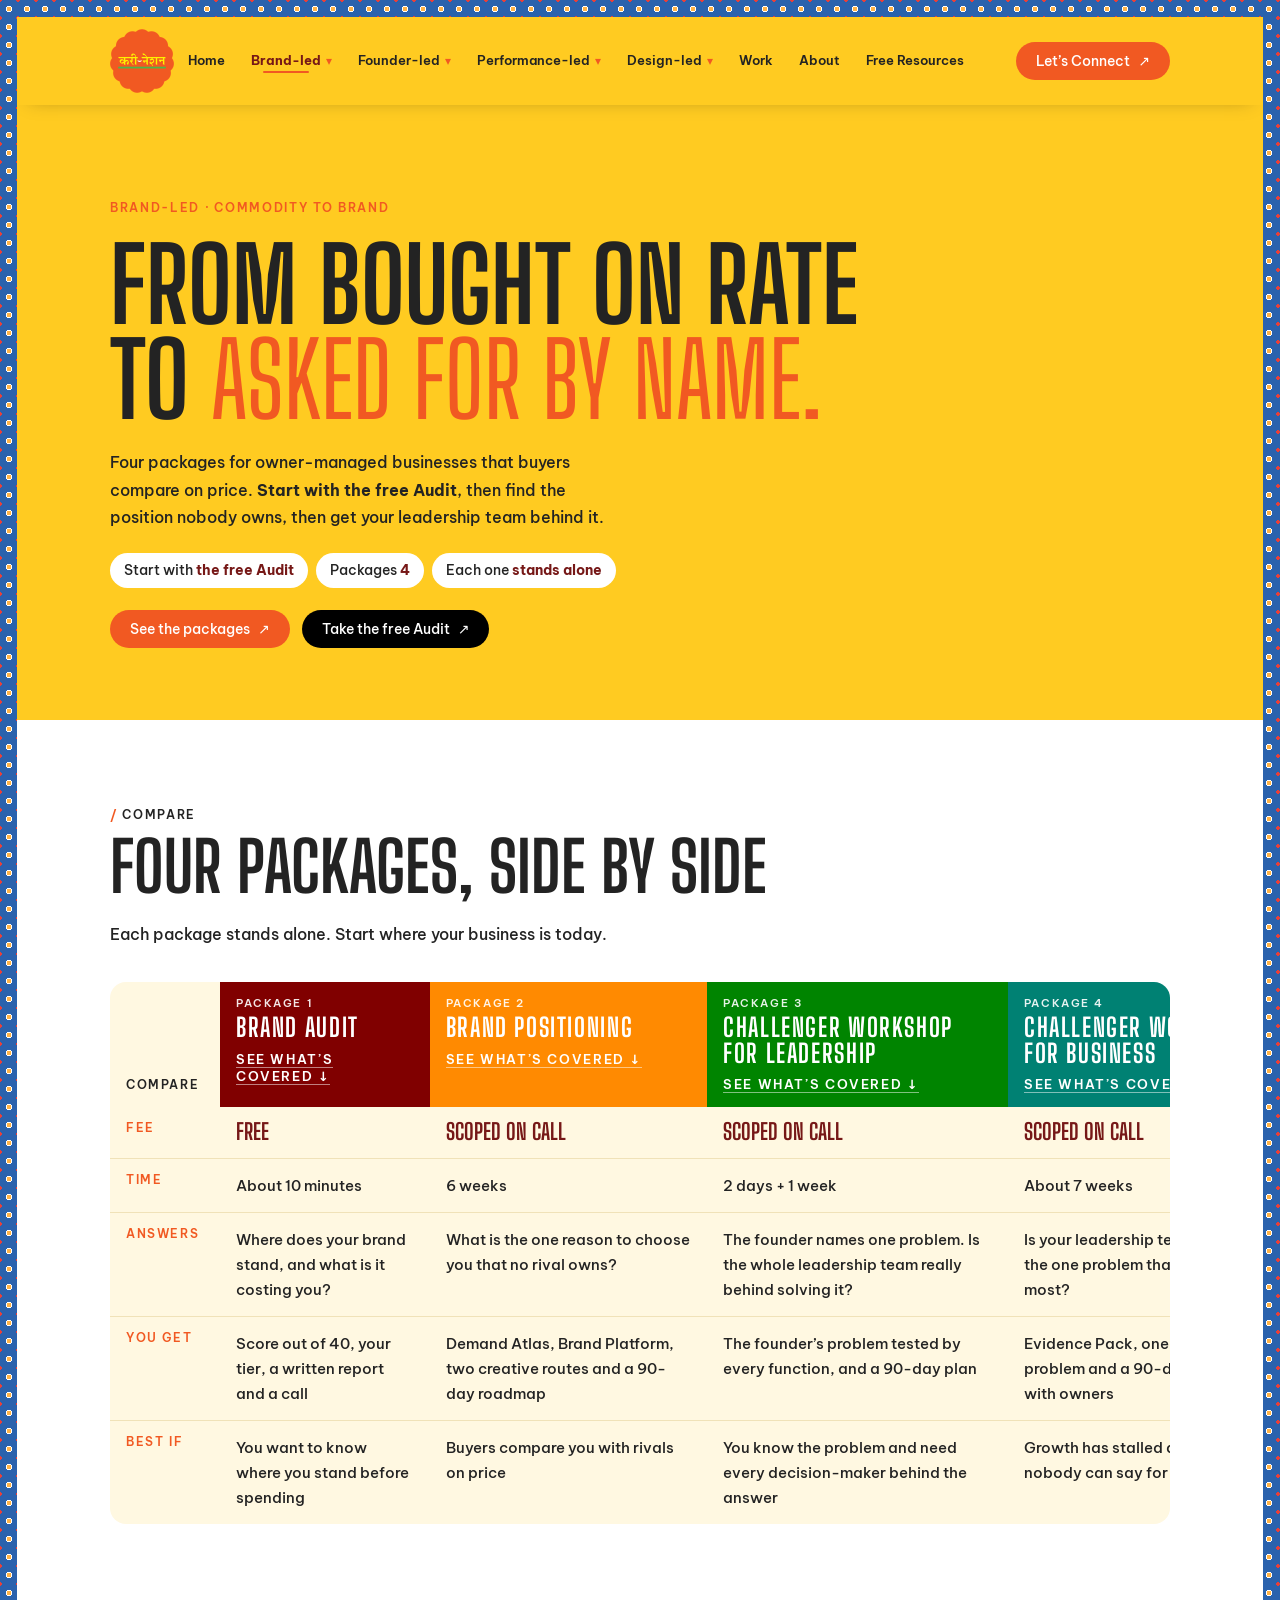
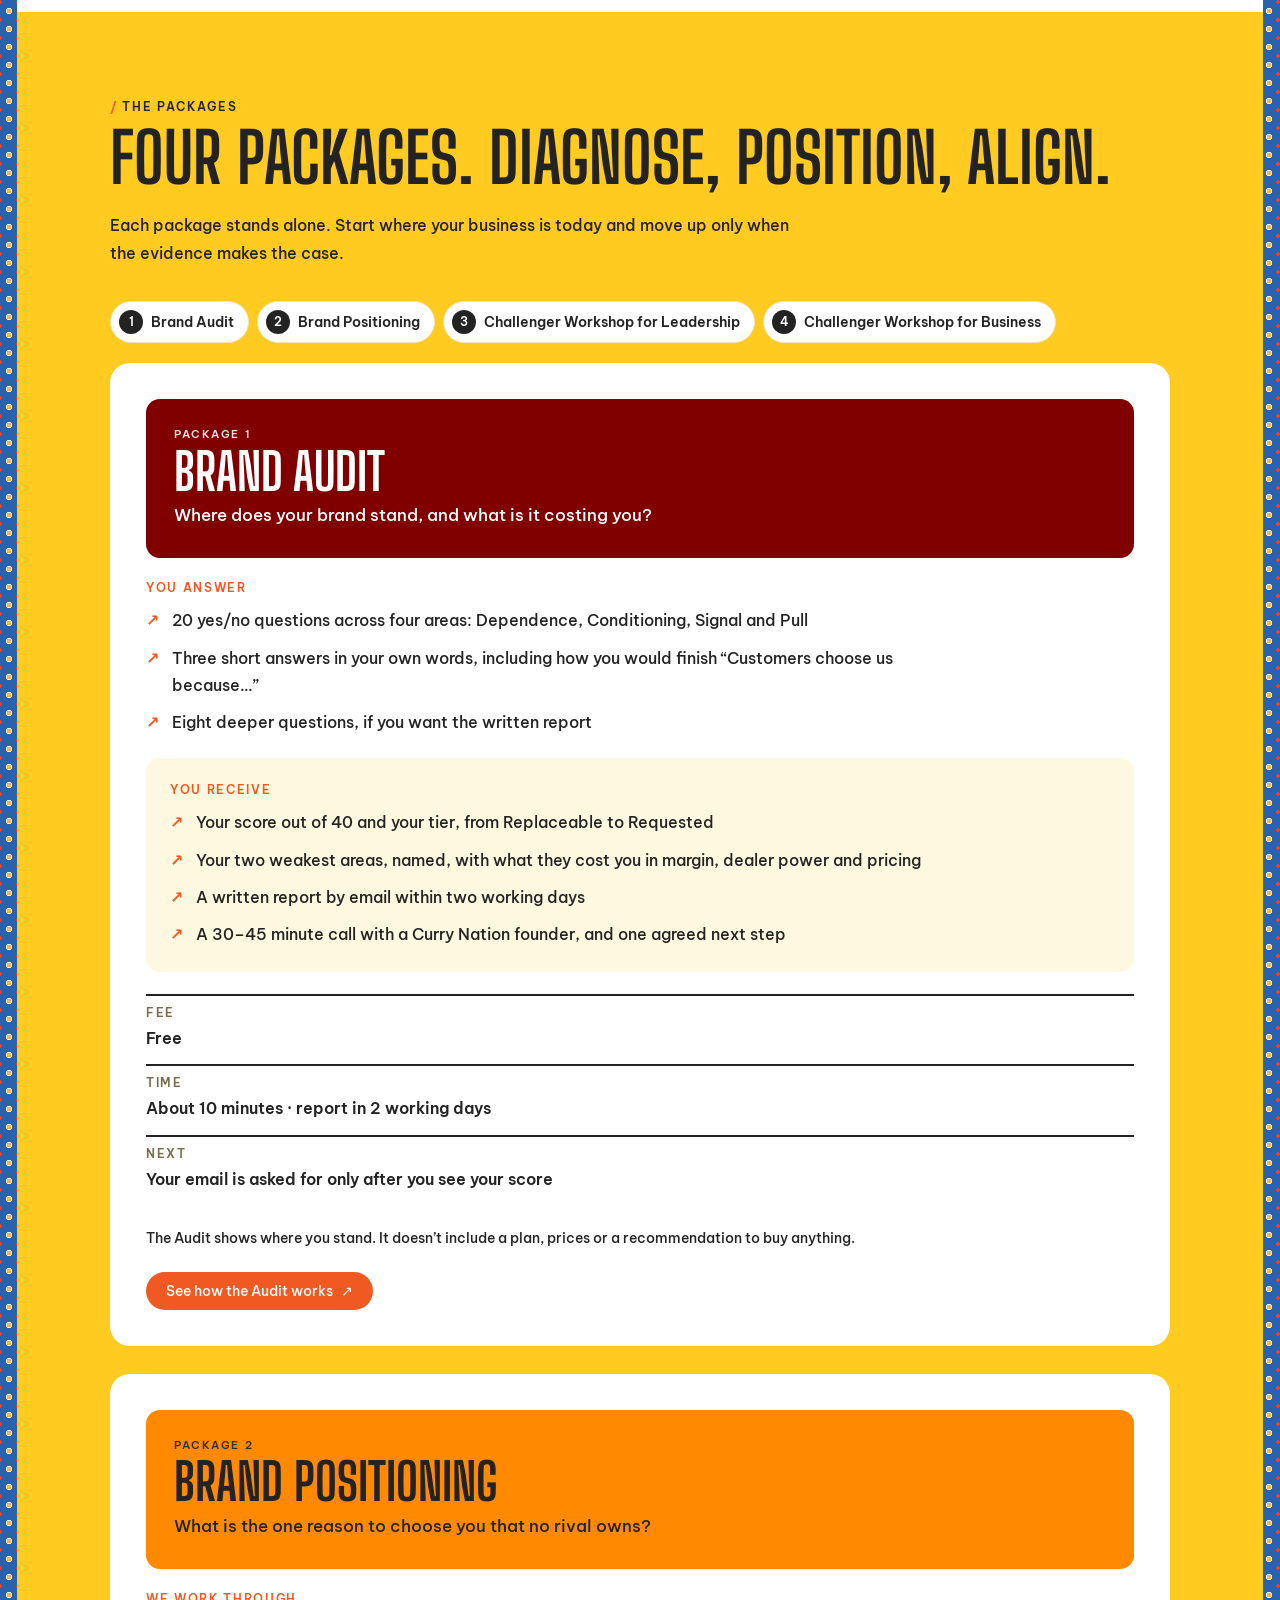
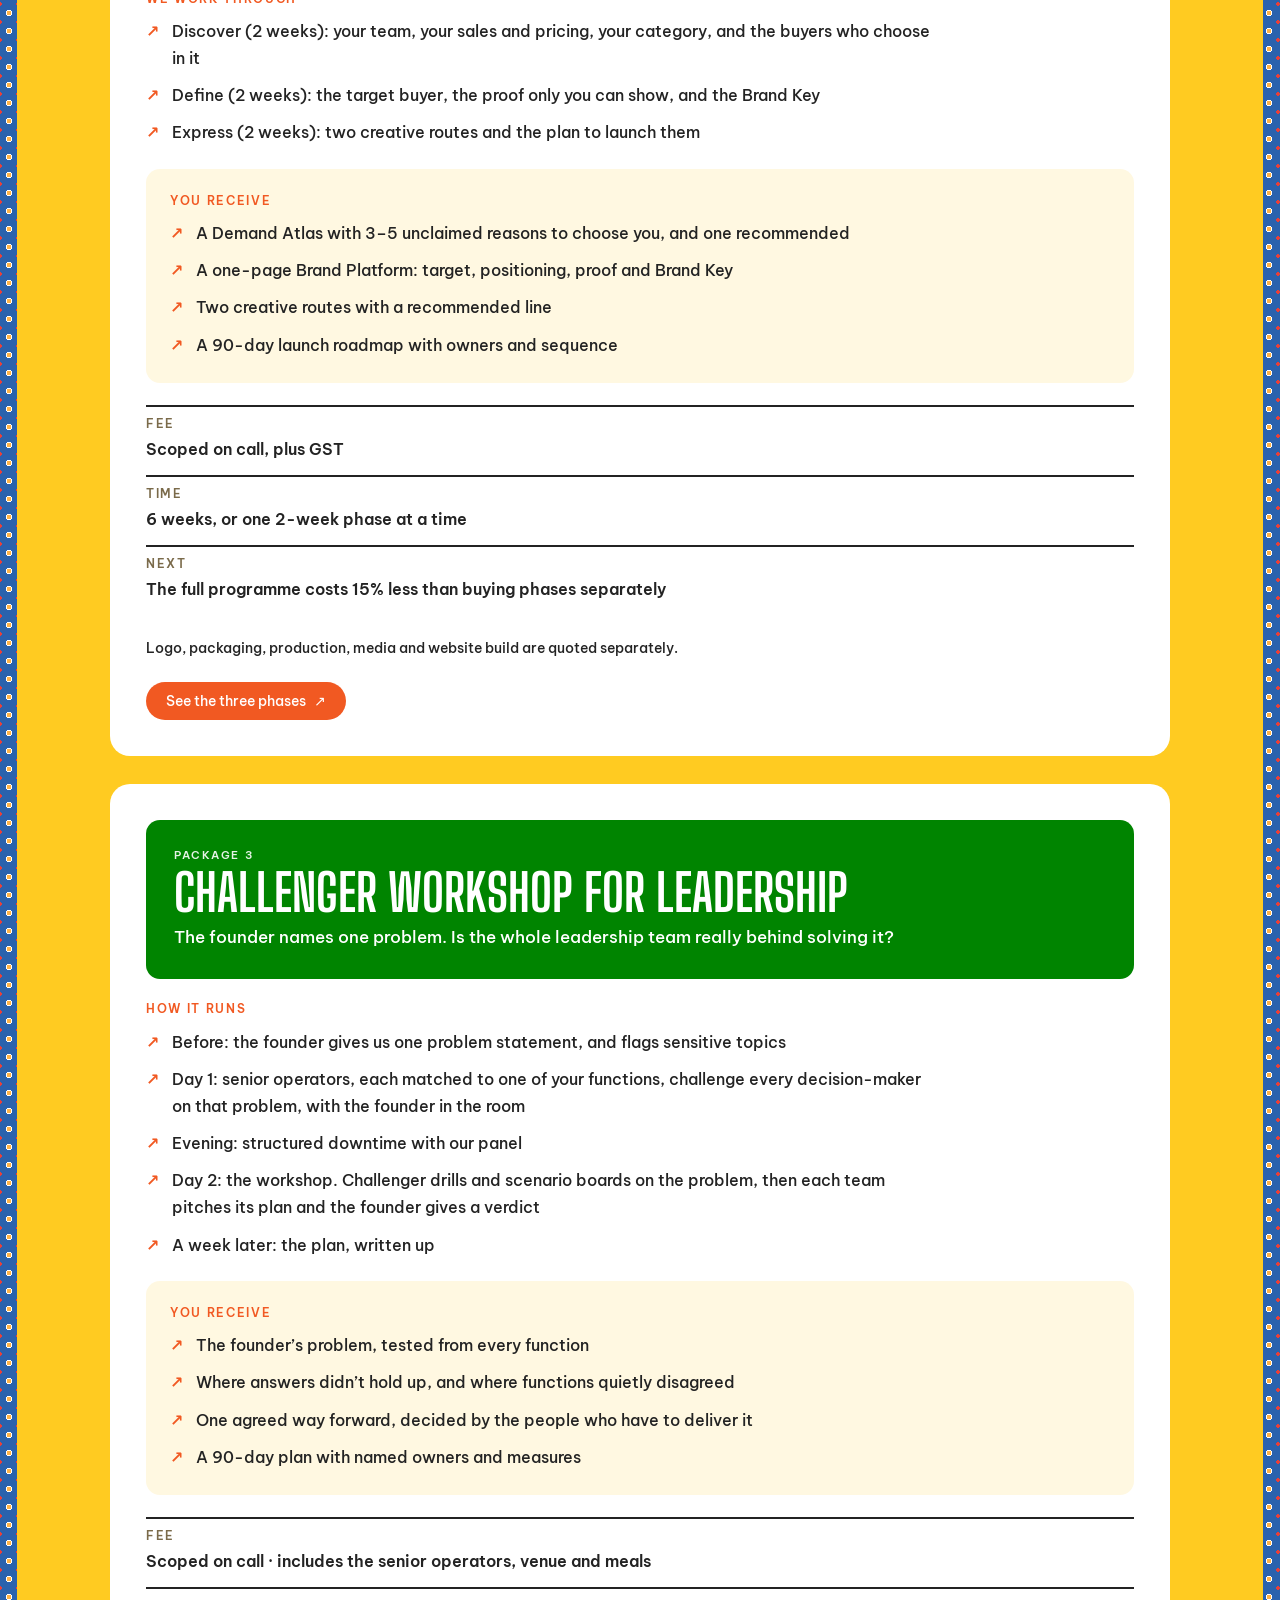
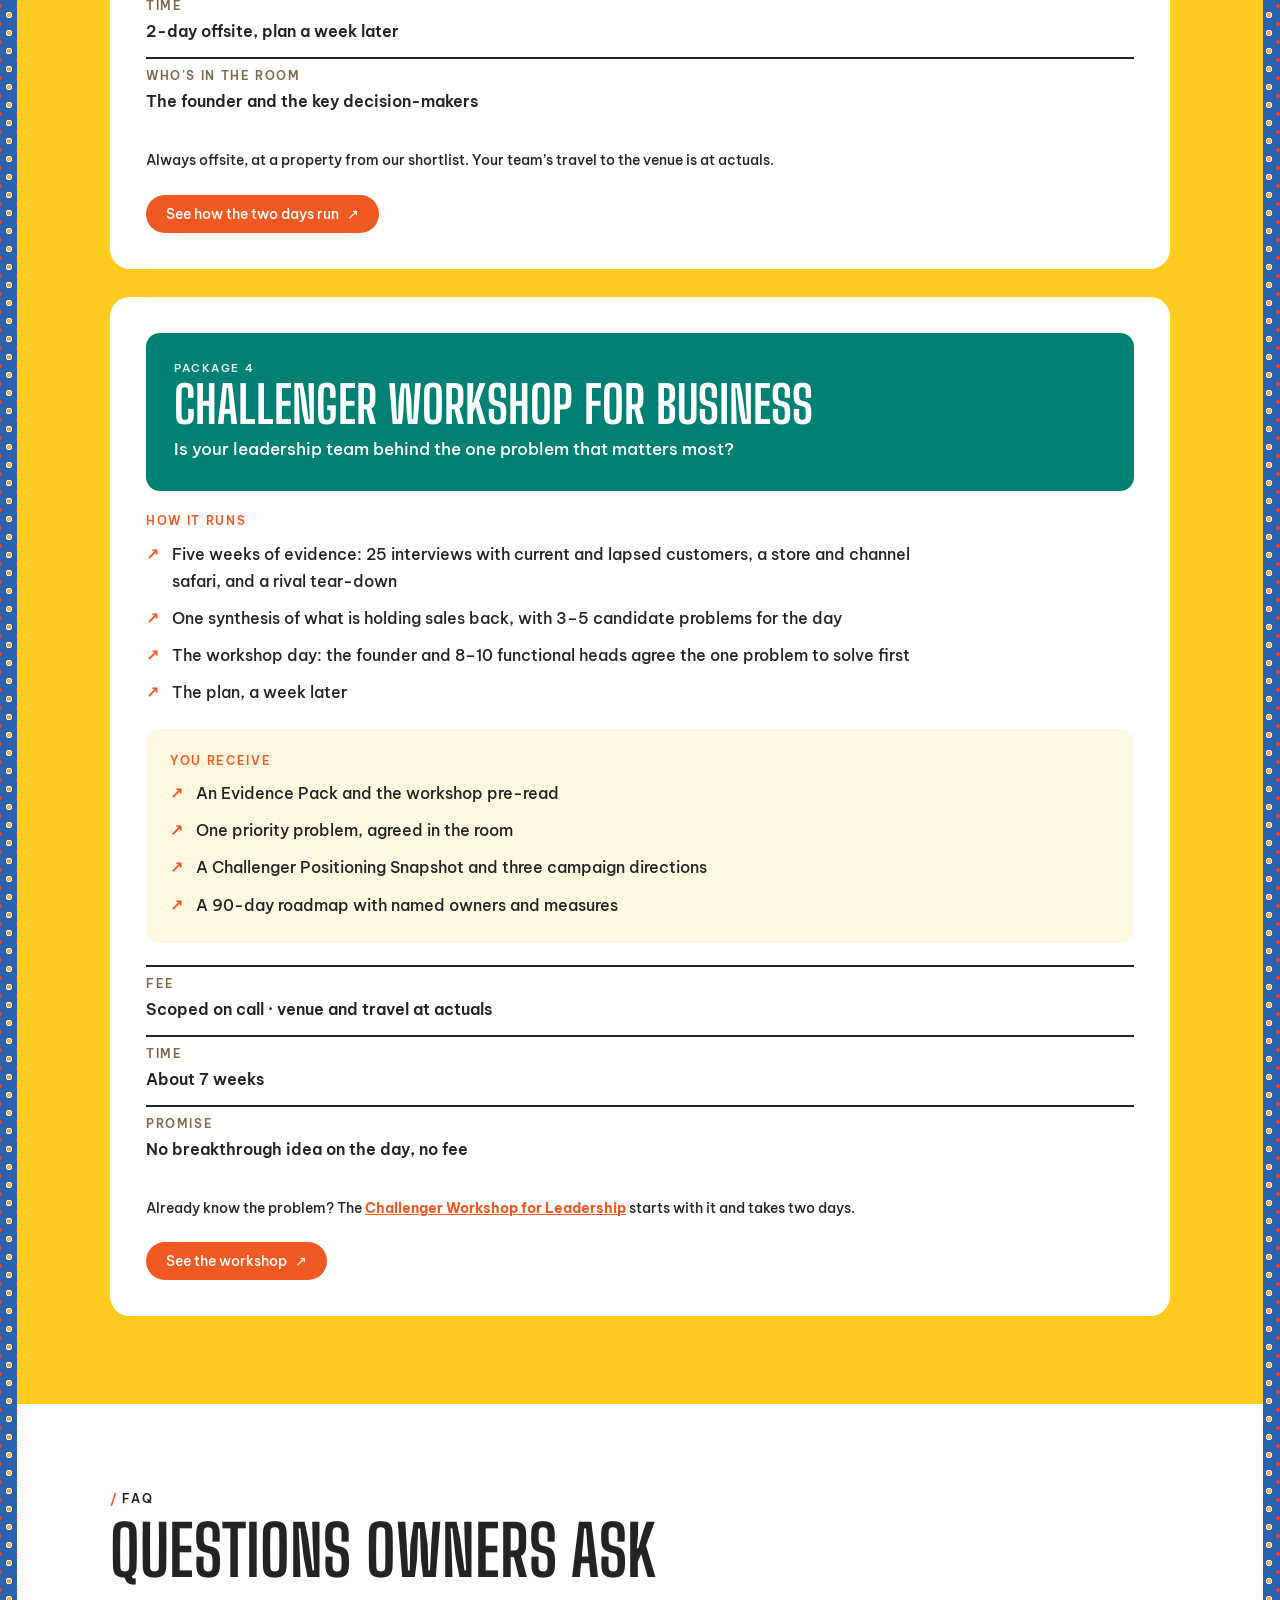
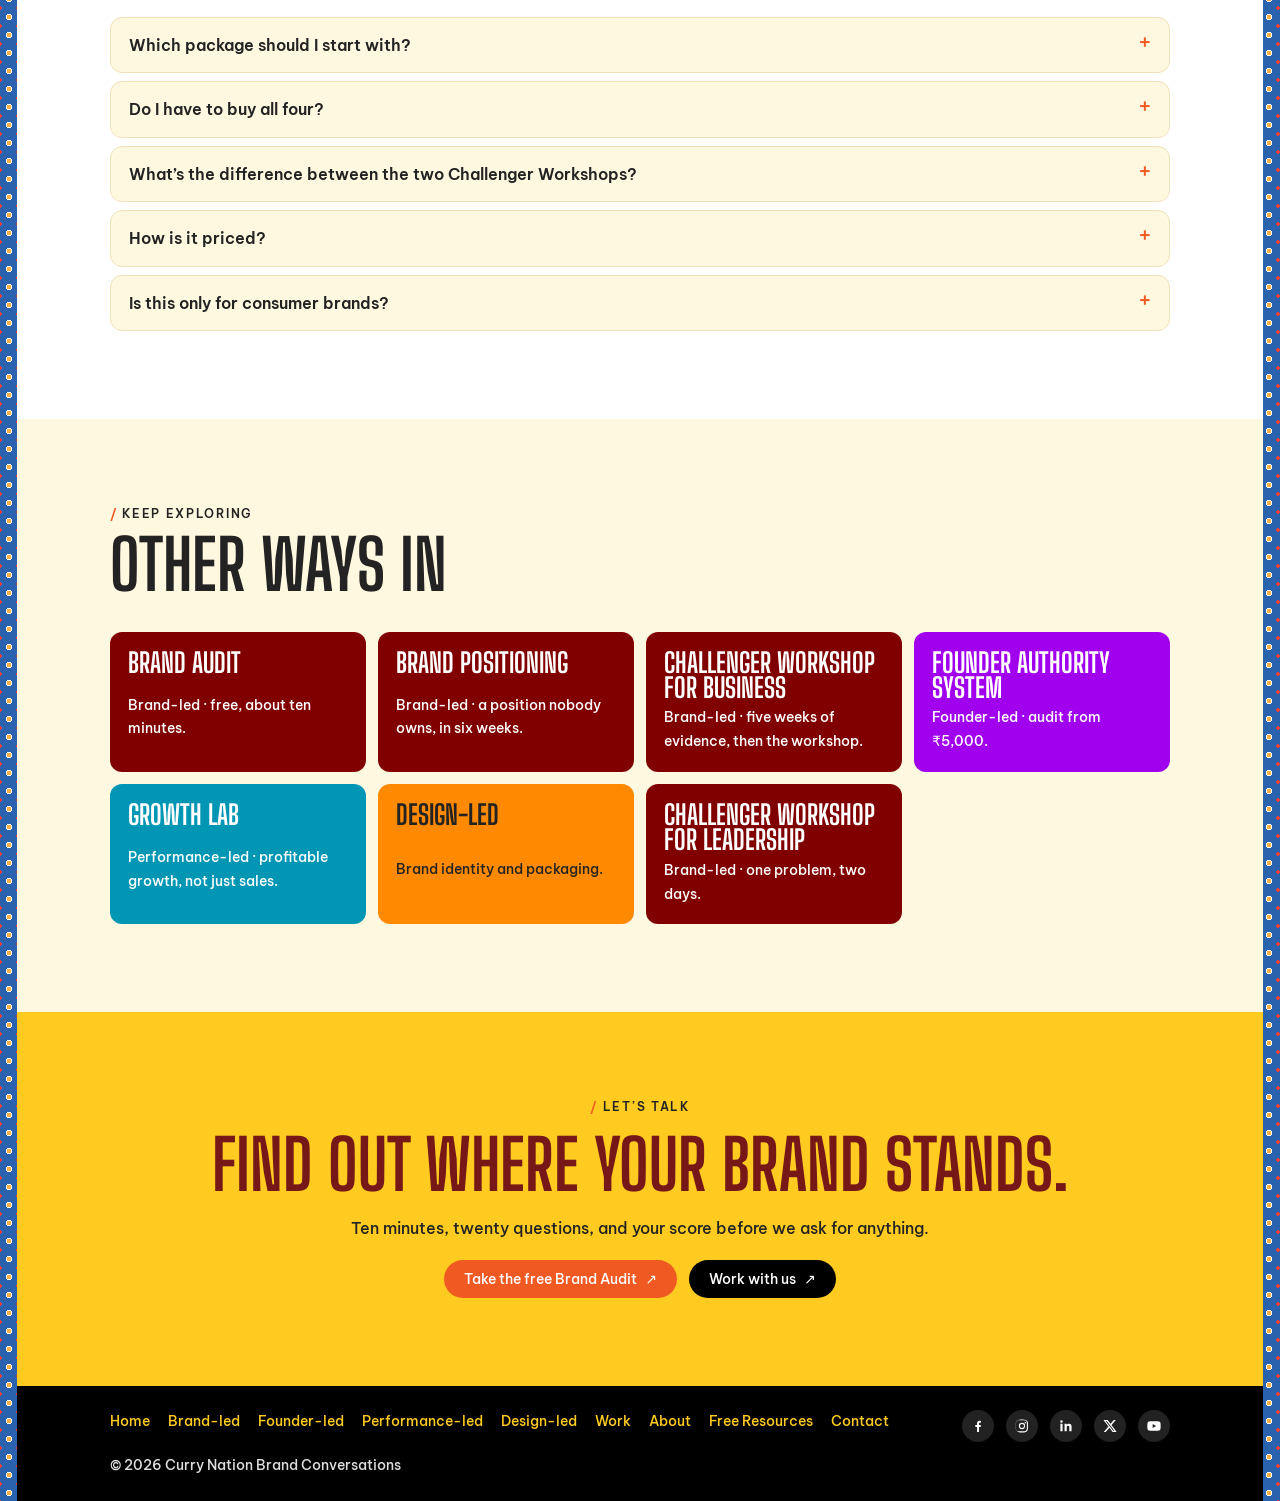
<file: site/brand-led.html>
<!doctype html>
<html lang="en"><head><meta charset="utf-8"><meta name="viewport" content="width=device-width, initial-scale=1, viewport-fit=cover">
<meta name="referrer" content="no-referrer">
<title>Commodity to Brand · Curry Nation</title>
<meta name="description" content="Brand-led packages: Brand Audit, Brand Positioning, and the Challenger Workshops for Leadership and for Business.">
<link rel="preconnect" href="https://fonts.googleapis.com"><link rel="preconnect" href="https://fonts.gstatic.com" crossorigin><link rel="stylesheet" href="https://fonts.googleapis.com/css2?family=Big+Shoulders+Display:wght@500;600;700&family=Be+Vietnam+Pro:wght@400;500;600;700&display=swap">
<style>
/* Layout: currynation.in system — mustard ground inside a blue folk-print frame; colour-block tiles carry the content */
:root{
  --yellow:#ffcb21; --frame:#2a62ad; --flame:#f15922; --orange:#ff8a01; --maroon:#761817; --red:#800000;
  --green:#008400; --purple:#a100ee; --teal:#0096b4; --deep:#008173; --lime:#a1e93b; --aqua:#39fde2;
  --slate:#7092be; --pink:#cc3366; --ink:#232323; --white:#fff; --cream:#fff8e1;
  --f-display:"Big Shoulders Display","Arial Narrow",Impact,sans-serif;
  --f-body:"Be Vietnam Pro",system-ui,-apple-system,"Segoe UI",sans-serif;
  --frame-w:clamp(8px,1.3vw,18px);
  color-scheme:light;
}
*{box-sizing:border-box}
body{background-color:var(--frame);
  background-image:radial-gradient(circle at 50% 50%,#ffb347 0 2.2px,#fff 2.3px 3.4px,transparent 3.5px),radial-gradient(circle at 50% 50%,#e8403a 0 1.6px,transparent 1.7px);
  background-size:18px 18px,18px 18px;background-position:0 0,9px 9px}
body{margin:0;font:400 16px/1.65 var(--f-body);color:var(--ink);-webkit-font-smoothing:antialiased}
.page{margin:var(--frame-w) var(--frame-w) 0;background:var(--yellow);min-height:100vh;overflow:hidden}
a{color:inherit}
a:focus-visible,button:focus-visible{outline:3px solid var(--ink);outline-offset:3px}
img{max-width:100%}
.wrap{max-width:1140px;margin:0 auto;padding-inline:clamp(16px,4vw,40px)}
h1,h2,h3,p{margin:0}
h1{font:600 clamp(2.1rem,4.6vw,3.4rem)/1.12 var(--f-body);color:var(--maroon);text-wrap:balance;letter-spacing:-.01em}
.display{font:900 clamp(3rem,9vw,6.5rem)/.9 var(--f-display);text-transform:none;letter-spacing:-.01em;text-wrap:balance}
h2{font:900 clamp(2.4rem,5.6vw,4.2rem)/.95 var(--f-display);text-wrap:balance}
h3{font:800 clamp(1.6rem,3vw,2.2rem)/1 var(--f-display)}
.eyebrow{font:500 .95rem/1.2 var(--f-body);color:var(--ink)}
.eyebrow::before{content:"/ ";color:var(--flame);font-weight:700}
.hl{color:var(--flame)}
.hlp{color:var(--pink)}
/* header */
.top{position:sticky;top:env(safe-area-inset-top,0px);z-index:5;background:var(--yellow);box-shadow:0 6px 18px -12px rgba(0,0,0,.35)}
.top .wrap{display:flex;align-items:center;gap:18px;padding-block:12px;flex-wrap:wrap}
.logo{width:56px;height:56px;border-radius:50%;background:var(--flame) url(https://currynation.in/wp-content/uploads/2025/04/logo.svg) center/cover no-repeat;flex:none;display:grid;place-items:center;font:900 1rem/1 var(--f-display);color:var(--yellow);text-decoration:none;box-shadow:0 0 0 3px var(--slate)}
.nav{display:flex;flex-wrap:wrap;gap:6px 18px;align-items:center;font-size:.9rem;margin-right:auto}
.nav .grp{font:800 .95rem/1 var(--f-display);text-transform:uppercase;letter-spacing:.06em;color:var(--maroon)}
.nav a{text-decoration:none;padding:4px 0;border-bottom:2px solid transparent}
.nav a:hover,.nav a[aria-current]{border-color:var(--flame)}
.nav .sep{width:1px;height:18px;background:rgba(0,0,0,.25)}
/* buttons */
.btn{display:inline-flex;align-items:center;gap:8px;padding:12px 20px;border-radius:60px;font:500 .9rem/1 var(--f-body);text-decoration:none;background:var(--flame);color:#fff;border:0;transition:transform .15s,box-shadow .15s}
.btn::after{content:"↗"}
.btn:hover{transform:translateY(-2px);box-shadow:0 6px 0 -2px var(--ink)}
.btn.dark{background:#000}
.btn.light{background:#fff;color:var(--ink)}
.ctas{display:flex;flex-wrap:wrap;gap:12px;justify-content:center}
/* hero */
.hero{padding-block:clamp(48px,8vw,96px) clamp(40px,6vw,72px);text-align:center;position:relative}
.hero .wrap{display:grid;gap:22px;justify-items:center}
.hero .lede{max-width:60ch;font-size:clamp(1rem,1.6vw,1.12rem)}
.hero .lede b{font-weight:700}
.hero .kicker{font:900 clamp(1.1rem,2vw,1.4rem)/1 var(--f-display);letter-spacing:.08em;text-transform:uppercase;color:var(--flame)}
.chips{display:flex;flex-wrap:wrap;gap:8px;justify-content:center}
.chips span{background:#fff;border-radius:60px;padding:6px 14px;font-size:.85rem}
.chips b{color:var(--maroon)}
.hero-art{position:absolute;width:clamp(90px,13vw,170px);aspect-ratio:1;background:center/contain no-repeat;opacity:.95;pointer-events:none}
.hero-art.l{left:2%;bottom:8%;transform:rotate(-8deg)}
.hero-art.r{right:2%;top:12%;transform:rotate(8deg)}
@media (max-width:900px){.hero-art{display:none}}
/* sections */
section{padding-block:clamp(48px,7vw,88px)}
.white{background:#fff}
.cream{background:var(--cream)}
.sec-head{display:grid;gap:12px;margin-bottom:34px;justify-items:start}
.sec-head.center{justify-items:center;text-align:center}
.sec-head p.sub{max-width:62ch;font-size:1.03rem}
/* stat tiles (site's YEARS / PROJECTS tiles) */
.stats{display:grid;grid-template-columns:repeat(4,minmax(0,1fr));gap:16px}
.stat{border-radius:10px;padding:18px 16px 20px;text-align:center;display:grid;gap:6px;color:#fff}
.stat .k{font:800 .95rem/1 var(--f-display);text-transform:uppercase;letter-spacing:.06em}
.stat .v{font:900 clamp(2.6rem,6vw,4rem)/.9 var(--f-display)}
.stat .s{font-size:.82rem;opacity:.9}
/* colour fills */
.c-orange{background:var(--orange);color:var(--ink)} .c-orange .k{color:var(--maroon)}
.c-teal{background:var(--teal);color:#fff} .c-teal .k{color:var(--lime)}
.c-deep{background:var(--deep);color:#fff} .c-deep .k{color:var(--aqua)}
.c-red{background:var(--red);color:#fff} .c-red .k{color:var(--orange)}
.c-green{background:var(--green);color:#fff} .c-green .k{color:var(--lime)}
.c-purple{background:var(--purple);color:#fff} .c-purple .k{color:var(--yellow)}
.c-lime{background:var(--lime);color:var(--ink)} .c-lime .k{color:var(--green)}
.c-slate{background:var(--slate);color:#fff} .c-slate .k{color:var(--cream)}
.c-flame{background:var(--flame);color:#fff} .c-flame .k{color:var(--yellow)}
.c-aqua{background:var(--aqua);color:var(--ink)} .c-aqua .k{color:var(--deep)}
/* glance table */
.card{background:#fff;border-radius:12px;padding:clamp(16px,3vw,28px)}
.tablewrap{overflow-x:auto}
table{width:100%;border-collapse:collapse;min-width:620px;font-size:.95rem}
th,td{text-align:left;vertical-align:top;padding:14px 14px 14px 0;border-bottom:1px solid #f0e2b8}
th{font:800 .95rem/1 var(--f-display);text-transform:uppercase;letter-spacing:.06em;color:var(--flame)}
td.k{font:900 1.5rem/1 var(--f-display);color:var(--maroon);white-space:nowrap}
td.t{font-weight:600;white-space:nowrap;font-variant-numeric:tabular-nums}
tr.total td{border-bottom:0;background:var(--cream)}
tr.total td.k{color:var(--flame);padding-left:10px}
.note{font-size:.85rem;margin-top:12px}
/* phases: colour tile + white panel */
.phases{display:grid;gap:18px}
.phase{display:grid;grid-template-columns:minmax(0,5fr) minmax(0,8fr);border-radius:14px;overflow:hidden;background:#fff}
.ptile{padding:clamp(22px,3vw,34px);display:grid;gap:10px;align-content:start;position:relative;min-height:260px}
.ptile .n{font:900 clamp(4rem,9vw,6.5rem)/.8 var(--f-display)}
.ptile .k{font:800 1rem/1 var(--f-display);text-transform:uppercase;letter-spacing:.08em}
.ptile h3{font-size:clamp(2rem,3.6vw,2.8rem)}
.ptile .q{font-size:1.02rem;line-height:1.45;font-weight:500;max-width:34ch}
.ptile .art{position:absolute;right:14px;bottom:10px;width:96px;height:96px;background:center/contain no-repeat;opacity:.9}
.ppanel{padding:clamp(22px,3vw,34px);display:grid;gap:20px;align-content:start;min-width:0}
ul.acts{margin:0;padding:0;list-style:none;display:grid;gap:10px}
ul.acts li{padding-left:26px;position:relative}
ul.acts li::before{content:"↗";position:absolute;left:0;top:0;color:var(--flame);font-weight:700}
ul.acts b{font-weight:700}
.out{display:grid;grid-template-columns:repeat(3,minmax(0,1fr));gap:10px}
.out div{background:var(--cream);border-radius:10px;padding:14px;display:grid;gap:4px;align-content:start}
.out dt{font:800 .85rem/1 var(--f-display);text-transform:uppercase;letter-spacing:.07em;color:var(--flame)}
.out dd{margin:0;font-size:.9rem;line-height:1.45}
.out div:nth-child(2) dd{font-weight:600;color:var(--maroon)}
.lens{display:flex;flex-wrap:wrap;gap:8px;align-items:center;font-size:.85rem}
.lens>span:first-child{font:800 .85rem/1 var(--f-display);text-transform:uppercase;letter-spacing:.07em;margin-right:4px}
.pill{border:1.5px solid var(--ink);border-radius:60px;padding:4px 12px}
.pill b{font-weight:700}
/* pillars (hub) */
.pillar{display:grid;gap:18px}
.pillar-head{display:flex;flex-wrap:wrap;align-items:end;justify-content:space-between;gap:16px}
.bento{display:grid;grid-template-columns:repeat(3,minmax(0,1fr));gap:0;border-radius:14px;overflow:hidden}
.bento a{display:grid;gap:10px;align-content:start;padding:clamp(20px,3vw,30px);min-height:300px;text-decoration:none;position:relative;transition:filter .2s}
.bento a:hover{filter:saturate(1.15) brightness(1.04)}
.bento .k{font:800 .95rem/1 var(--f-display);text-transform:uppercase;letter-spacing:.08em}
.bento h3{font-size:clamp(2.1rem,3.6vw,3rem)}
.bento p{font-size:.95rem;line-height:1.5;max-width:32ch}
.bento .go{margin-top:auto;font-weight:600;font-size:.9rem}
.bento .go::after{content:" ↗"}
.bento .art{position:absolute;right:12px;bottom:12px;width:110px;height:110px;background:center/contain no-repeat}
.badge{display:inline-block;background:#fff;color:var(--flame);border-radius:60px;padding:3px 10px;font:800 .8rem/1.2 var(--f-display);letter-spacing:.06em;width:max-content}
/* tier scale */
.scale{display:grid;grid-template-columns:repeat(4,minmax(0,1fr));gap:12px}
.tier{border-radius:12px;padding:20px 16px;display:grid;gap:8px;align-content:start}
.tier .k{font:800 1rem/1 var(--f-display);letter-spacing:.06em;font-variant-numeric:tabular-nums}
.tier .nm{font:900 2.2rem/.9 var(--f-display)}
.tier p{font-size:.9rem;line-height:1.4}
.tier .to{font-size:.85rem;font-weight:600;border-top:1px solid currentColor;padding-top:8px;margin-top:4px}
/* areas */
.areas{display:grid;grid-template-columns:repeat(4,minmax(0,1fr));gap:16px}
.area{border-radius:12px;padding:20px;display:grid;gap:8px;align-content:start}
.area .v{font:900 3.4rem/.85 var(--f-display)}
.area .v small{font:800 .9rem var(--f-display);letter-spacing:.06em;margin-left:4px}
.area h3{font-size:1.8rem}
.area p{font-size:.9rem}
/* numbered list */
ol.reveal{margin:0;padding:0;list-style:none;display:grid;grid-template-columns:repeat(auto-fit,minmax(240px,1fr));gap:12px;counter-reset:r}
ol.reveal li{counter-increment:r;background:#fff;border-radius:12px;padding:16px 18px;display:grid;grid-template-columns:auto minmax(0,1fr);gap:12px;align-items:start;font-size:.95rem}
ol.reveal li::before{content:counter(r);font:900 2.2rem/.85 var(--f-display);color:var(--flame)}
/* steps */
ol.steps{list-style:none;margin:0;padding:0;display:grid;grid-template-columns:repeat(auto-fit,minmax(220px,1fr));gap:14px;counter-reset:s}
ol.steps li{counter-increment:s;background:#fff;border-radius:12px;padding:18px;display:grid;gap:6px;align-content:start}
ol.steps li::before{content:counter(s,decimal-leading-zero);font:900 2.6rem/.85 var(--f-display);color:var(--flame)}
ol.steps b{font-weight:700}
/* day timeline */
.day{display:grid;grid-template-columns:repeat(3,minmax(0,1fr));gap:12px}
.slot{border-radius:12px;padding:18px;display:grid;gap:6px;align-content:start}
.slot time{font:900 2.2rem/.9 var(--f-display);font-variant-numeric:tabular-nums}
.slot h3{font-size:1.5rem}
.slot p{font-size:.9rem;line-height:1.45}
/* terms */
.terms{display:grid;grid-template-columns:repeat(2,minmax(0,1fr));gap:12px}
.terms div{background:#fff;border-radius:12px;padding:16px 18px;display:grid;gap:4px;min-width:0}
.terms h4{margin:0;font:800 1.05rem/1 var(--f-display);text-transform:uppercase;letter-spacing:.06em;color:var(--flame)}
.terms p{font-size:.92rem}
/* promise */
.promise{border-radius:16px;padding:clamp(26px,5vw,52px);display:grid;gap:14px;text-align:center;justify-items:center}
.promise p{max-width:62ch}
/* founder ladder */
.ladder{display:grid;grid-template-columns:repeat(3,minmax(0,1fr));gap:14px;align-items:end}
.rung{border-radius:14px;padding:clamp(20px,3vw,28px);display:grid;gap:10px;align-content:start}
.rung:nth-child(1){min-height:300px}.rung:nth-child(2){min-height:360px}.rung:nth-child(3){min-height:420px}
.rung .k{font:800 .95rem/1 var(--f-display);letter-spacing:.08em;text-transform:uppercase}
.rung h3{font-size:clamp(2.6rem,5vw,3.8rem)}
.rhythm{display:grid;grid-template-columns:repeat(3,minmax(0,1fr));gap:12px}
.rhythm div{background:#fff;border-radius:12px;padding:18px;display:grid;gap:4px}
.rhythm .v{font:900 3rem/.85 var(--f-display);color:var(--purple)}
/* related + close */
.related{display:grid;grid-template-columns:repeat(auto-fit,minmax(220px,1fr));gap:12px}
.related a{border-radius:12px;padding:18px;text-decoration:none;display:grid;gap:6px;transition:transform .15s}
.related a:hover{transform:translateY(-3px)}
.related b{font:900 1.7rem/1 var(--f-display)}
.related span{font-size:.88rem}
.close{text-align:center}
.close .wrap{display:grid;gap:18px;justify-items:center}
.close .display{color:var(--maroon)}
.close p{max-width:56ch}
.foot{background:#000;color:#ddd;font-size:.85rem}
.foot .wrap{display:flex;flex-wrap:wrap;justify-content:space-between;gap:12px;padding-block:24px}
.foot a{text-decoration:none;color:var(--yellow)}
@media (max-width:860px){
  .phase{grid-template-columns:1fr}.ptile{min-height:0}
  .out,.terms,.day,.ladder,.rhythm,.bento{grid-template-columns:1fr}
  .stats,.scale,.areas{grid-template-columns:repeat(2,minmax(0,1fr))}
  .rung{min-height:0!important}.bento a{min-height:230px}
}
@media (max-width:440px){.stats,.scale,.areas{grid-template-columns:1fr}}
@media (prefers-reduced-motion:reduce){*{transition:none!important}}

/* v3 additions: home page + founder authority system */
.giant{font:900 clamp(3.2rem,10vw,7.4rem)/.88 var(--f-display);color:var(--maroon);letter-spacing:-.01em}
.home-hero{padding-block:clamp(56px,10vw,120px) clamp(48px,7vw,84px)}
.logos-sec{padding-block:36px 44px}
.marquee{display:flex;overflow:hidden;gap:14px;margin-top:18px;mask-image:linear-gradient(90deg,transparent,#000 6%,#000 94%,transparent)}
.marquee ul{display:flex;gap:14px;margin:0;padding:0;list-style:none;flex:none;animation:slide 60s linear infinite}
.marquee li{width:140px;height:78px;border:1px solid #eee;border-radius:6px;display:grid;place-items:center;padding:10px;background:#fff}
.marquee img{max-height:56px;max-width:110px;object-fit:contain}
.marquee .wm{font:800 1.05rem/1.05 var(--f-display);text-align:center;color:var(--maroon);text-transform:uppercase;letter-spacing:.03em}
@keyframes slide{to{transform:translateX(calc(-100% - 14px))}}
@media (prefers-reduced-motion:reduce){.marquee ul{animation:none}.marquee{flex-wrap:wrap;justify-content:center;mask-image:none}.marquee ul+ul{display:none}.marquee ul{flex-wrap:wrap;justify-content:center}}
.split{display:grid;grid-template-columns:repeat(2,minmax(0,1fr));gap:16px}
.half{border-radius:16px;padding:clamp(24px,4vw,40px);display:grid;gap:12px;align-content:start;min-height:320px;text-decoration:none;position:relative;transition:transform .15s}
.half:hover{transform:translateY(-3px)}
.half .k{font:800 1rem/1 var(--f-display);text-transform:uppercase;letter-spacing:.08em}
.half h3{font-size:clamp(2.4rem,5vw,3.8rem);max-width:12ch}
.half p{max-width:40ch}
.half .go{margin-top:auto;font-weight:600}.half .go::after{content:" ↗"}
.half .art{position:absolute;right:18px;bottom:16px;width:140px;height:140px;background:center/contain no-repeat}
.flow{position:relative}
.scale.mini{margin-top:14px}.scale.mini .tier{padding:14px}.scale.mini .nm{font-size:1.7rem}
.stages{display:grid;grid-template-columns:repeat(4,minmax(0,1fr));gap:12px;margin-bottom:18px}
.stage{border-radius:14px;padding:22px 20px;display:grid;gap:8px;align-content:start;text-decoration:none;min-height:230px;transition:transform .15s}
.stage:hover{transform:translateY(-3px)}
.stage .k{font:800 .95rem/1 var(--f-display);text-transform:uppercase;letter-spacing:.08em}
.stage h3{font-size:clamp(1.9rem,3vw,2.5rem)}
.stage .price{font:900 1.5rem/1 var(--f-display);background:rgba(255,255,255,.18);border-radius:60px;padding:6px 12px;width:max-content}
.stage p{font-size:.92rem}
.about{display:grid;grid-template-columns:repeat(4,minmax(0,1fr));grid-auto-rows:minmax(150px,auto);gap:0;border-radius:14px;overflow:hidden}
.ab{padding:22px;display:grid;place-items:center;position:relative}
.ab.big{grid-column:span 2;place-items:center start}
.ab.big p{font-size:clamp(1.05rem,1.8vw,1.3rem);font-weight:500;line-height:1.5}
.ab.wide{grid-column:span 2;place-items:center start}
.ab.wide p{font-size:1.05rem;font-weight:500;max-width:42ch}
.ab-art{width:min(120px,80%);aspect-ratio:1;background:center/contain no-repeat}
.case{border-radius:16px;padding:clamp(24px,4vw,40px);display:grid;grid-template-columns:minmax(0,1fr) minmax(0,1fr);gap:24px;align-items:center}
.case .k{font:800 1rem/1 var(--f-display);text-transform:uppercase;letter-spacing:.08em;color:var(--orange)}
.case h3{font-size:clamp(2rem,4vw,3rem);margin-top:8px}
.awards{display:grid;gap:12px}
.awards div{background:rgba(255,255,255,.12);border-radius:10px;padding:14px 16px;display:grid;gap:4px}
.awards span{font-size:.88rem;opacity:.9}
.quotes{display:grid;grid-template-columns:repeat(3,minmax(0,1fr));gap:14px}
.quote{margin:0;border-radius:14px;padding:22px;display:grid;gap:12px;align-content:start}
.quote h3{font-size:1.7rem}
.quote blockquote{margin:0;font-size:.95rem;line-height:1.55}
.quote figcaption{display:grid;gap:2px;font-size:.88rem;margin-top:auto}
.featured{display:flex;flex-wrap:wrap;gap:10px 28px;align-items:center;justify-content:center;margin-top:36px;padding-top:24px;border-top:1px solid #f0e2b8}
.featured span{font-size:.9rem}
.featured b{font:900 1.5rem/1 var(--f-display);color:#666}
.trio{display:grid;grid-template-columns:repeat(3,minmax(0,1fr));gap:12px}
.ex{border-radius:14px;padding:22px;display:grid;gap:8px;align-content:start}
.ex .k{font:800 .9rem/1.2 var(--f-display);text-transform:uppercase;letter-spacing:.07em}
.ex h3{font-size:clamp(1.7rem,2.6vw,2.2rem)}
.mute2{opacity:.7;font-size:.9em}
.gap{display:grid;grid-template-columns:repeat(3,minmax(0,1fr));gap:12px}
.gap div{border-radius:14px;padding:22px;display:grid;gap:10px;align-content:start}
.gap .n{font:900 3.4rem/.85 var(--f-display)}
.gap p{font-size:1.05rem;font-weight:500}
.test{margin-top:14px;background:#000;color:#fff;border-radius:14px;padding:clamp(22px,4vw,34px);display:grid;gap:10px}
.test .k{font:800 1rem/1 var(--f-display);text-transform:uppercase;letter-spacing:.08em;color:var(--yellow)}
.test p{font-size:clamp(1.1rem,2vw,1.4rem);line-height:1.45;max-width:60ch}
.fit{display:grid;grid-template-columns:repeat(2,minmax(0,1fr));gap:14px}
.fit>div{border-radius:14px;padding:24px;background:#fff;display:grid;gap:12px;align-content:start}
.fit h3{font-size:2rem}
.fit .yes h3{color:var(--green)}.fit .no h3{color:var(--red)}
.fit ul{margin:0;padding:0;list-style:none;display:grid;gap:8px}
.fit li{padding-left:26px;position:relative}
.fit .yes li::before{content:"✓";position:absolute;left:0;color:var(--green);font-weight:700}
.fit .no li::before{content:"✕";position:absolute;left:0;color:var(--red);font-weight:700}
.modules{display:grid;grid-template-columns:repeat(3,minmax(0,1fr));gap:12px}
.modules.four{grid-template-columns:repeat(4,minmax(0,1fr))}
.modules div{border-radius:12px;padding:20px;display:grid;gap:6px;align-content:start}
.modules .n{font:900 2.4rem/.85 var(--f-display);opacity:.85}
.modules h3{font-size:1.8rem}
.modules p{font-size:.92rem;line-height:1.45}
.day.four{grid-template-columns:repeat(4,minmax(0,1fr))}
.managed{margin-top:14px;display:grid;grid-template-columns:minmax(0,1fr) minmax(0,1fr);gap:24px;align-items:start}
.sel{user-select:all}
@media (max-width:860px){
  .split,.trio,.gap,.fit,.quotes,.case,.managed{grid-template-columns:1fr}
  .stages,.modules,.modules.four,.day.four,.about{grid-template-columns:repeat(2,minmax(0,1fr))}
}
@media (max-width:440px){.stages,.modules,.modules.four,.day.four,.about{grid-template-columns:1fr}.ab.big,.ab.wide{grid-column:auto}}

/* ---------- v4: logo, cascading nav, home pillars, CXO band, performance ---------- */
.logo{width:64px;height:64px;background:none!important;box-shadow:none!important;border-radius:0;display:block;flex:none}
.logo img{width:64px;height:64px;display:block}
.top .wrap{flex-wrap:nowrap;gap:14px}
.nav{margin-right:auto;min-width:0}
.menu{list-style:none;margin:0;padding:0;display:flex;align-items:center;gap:2px}
.m{position:relative}
.mt{display:inline-flex;align-items:center;gap:6px;background:none;border:0;font:500 .92rem/1 var(--f-body);color:var(--ink);padding:12px 10px;border-radius:60px;cursor:pointer;text-decoration:none;white-space:nowrap}
.mt i{font-style:normal;font-size:.7em;color:var(--flame);transition:transform .15s}
.mt:hover,.m.open>.mt{background:rgba(255,255,255,.55)}
.m.here>.mt,.mt[aria-current]{color:var(--maroon);font-weight:700}
.m.here>.mt::after,.mt[aria-current]::after{content:"";display:block;position:absolute;left:12px;right:12px;bottom:4px;height:2px;background:var(--flame)}
.m.open>.mt i{transform:rotate(180deg)}
.sub{display:none;position:absolute;top:100%;left:0;margin-top:6px;width:320px;background:#fff;border-radius:14px;box-shadow:0 18px 40px -16px rgba(0,0,0,.35);padding:10px;z-index:20;gap:2px}
.sub::before{content:"";position:absolute;left:0;right:0;top:-10px;height:10px}
.m.open>.sub{display:grid}
@media (hover:hover) and (min-width:1101px){.m:hover>.sub{display:grid}.m:hover>.mt i{transform:rotate(180deg)}}
.sub-k{font-size:.78rem;color:#7a6a4a;padding:6px 10px 8px;border-bottom:1px solid #f3e7c6;margin-bottom:4px}
.sub a{display:grid;gap:2px;padding:9px 10px;border-radius:10px;text-decoration:none}
.sub a:hover,.sub a:focus-visible{background:var(--cream)}
.sub a b{font-weight:600;font-size:.92rem;color:var(--ink)}
.sub a small{font-size:.78rem;color:#7a6a4a}
.sub a.all{font-size:.82rem;font-weight:600;color:var(--flame);border-top:1px solid #f3e7c6;margin-top:4px;border-radius:0 0 10px 10px}
.burger{display:none;align-items:center;gap:8px;background:#000;color:#fff;border:0;border-radius:60px;padding:10px 16px;font:500 .9rem/1 var(--f-body);cursor:pointer}
.burger span{width:16px;height:2px;background:#fff;box-shadow:0 -5px 0 #fff,0 5px 0 #fff}
@media (max-width:1100px){
  .top .wrap{flex-wrap:wrap}
  .burger{display:inline-flex;margin-left:auto}
  .cta-top{display:none}
  .nav{order:5;flex-basis:100%;display:none;margin:0}
  .top.navopen .nav{display:block;max-height:calc(100vh - 110px);overflow:auto;padding-bottom:12px}
  .menu{flex-direction:column;align-items:stretch;gap:2px}
  .mt{width:100%;justify-content:space-between;padding:14px 12px;font-size:1rem;background:rgba(255,255,255,.4)}
  .m.here>.mt::after,.mt[aria-current]::after{display:none}
  .sub{position:static;width:auto;box-shadow:none;margin:4px 0 8px}
}
/* hero */
.home-hero .giant{margin-top:6px}
.rot{display:inline-block;color:var(--flame);transition:opacity .28s,transform .28s}
.rot.out{opacity:0;transform:translateY(12px)}
.for{font:600 clamp(1.3rem,3vw,2.1rem)/1.2 var(--f-body);color:var(--maroon)}
.for b{font-weight:700;background:linear-gradient(transparent 62%,rgba(241,89,34,.35) 0)}
/* pillars */
.pillars{display:grid;gap:18px}
.pillar-row{display:grid;grid-template-columns:minmax(0,4fr) minmax(0,8fr);background:#fff;border-radius:16px;overflow:hidden;scroll-margin-top:100px}
.ptag{padding:clamp(22px,3vw,32px);display:grid;gap:10px;align-content:start;position:relative;min-height:260px}
.ptag .n{font:900 clamp(3.6rem,7vw,5.4rem)/.8 var(--f-display)}
.ptag h3{font-size:clamp(2.2rem,4vw,3.2rem)}
.ptag p{font-size:.95rem;line-height:1.5;max-width:34ch}
.ptag .oc{font-size:.88rem;border-top:1px solid currentColor;padding-top:10px;opacity:.95}
.ptag .art{position:absolute;right:14px;bottom:12px;width:90px;height:90px;background:center/contain no-repeat}
.prods{display:grid;grid-template-columns:repeat(2,minmax(0,1fr));gap:1px;background:#f3e7c6}
.prods.one{grid-template-columns:1fr}
.prod{background:#fff;padding:20px 22px;display:grid;gap:6px;align-content:start;text-decoration:none;transition:background .15s}
.prod:hover{background:var(--cream)}
.prod .pt{font:900 1.65rem/1 var(--f-display);color:var(--maroon)}
.prod .pt::after{content:" ↗";color:var(--flame);font-size:.8em}
.prod .pm{font:800 .82rem/1 var(--f-display);text-transform:uppercase;letter-spacing:.08em;color:var(--flame)}
.prod .pd{font-size:.9rem;line-height:1.5}
.prods.one .prod{align-content:center;padding:28px}
.prods.one .pt{font-size:2.4rem}
/* cxo band */
.cxo-band{background:#000;color:#fff}
.cxo-grid{display:grid;grid-template-columns:minmax(0,7fr) minmax(0,5fr);gap:32px;align-items:center}
.cxo-band .display{color:var(--yellow);margin:10px 0 14px}
.cxo-band .sub{color:#e9e2d0;max-width:58ch;margin-bottom:22px}
.eyebrow.light{color:#fff}
.cxo-facts{display:grid;grid-template-columns:repeat(2,minmax(0,1fr));gap:10px}
.cxo-facts div{background:#1c1c1c;border-radius:12px;padding:18px;display:grid;gap:6px}
.cxo-facts .v{font:900 3rem/.85 var(--f-display);color:var(--flame)}
.cxo-facts span:last-child{font-size:.88rem;color:#ddd}
/* performance */
.platforms{display:flex;flex-wrap:wrap;justify-content:center;gap:10px;margin-top:16px}
.platforms span{font:900 1.4rem/1 var(--f-display);border:2px solid var(--ink);border-radius:60px;padding:10px 18px}
.channels{display:grid;grid-template-columns:repeat(3,minmax(0,1fr));gap:12px}
.chan{border-radius:14px;padding:22px;display:grid;gap:8px;align-content:start}
.chan .k{font:800 .9rem/1.2 var(--f-display);text-transform:uppercase;letter-spacing:.07em}
.chan h3{font-size:2rem}
.chan p{font-size:.92rem;line-height:1.5}
.chan .sig{border-top:1px solid currentColor;padding-top:10px;display:grid;gap:4px;font-size:.85rem}
.chain{display:flex;flex-wrap:wrap;justify-content:center;align-items:center;gap:8px;margin-top:26px}
.chain span{background:var(--cream);border-radius:60px;padding:10px 16px;font:900 1.3rem/1 var(--f-display)}
.chain span.end{background:var(--flame);color:#fff}
.chain i{font-style:normal;color:var(--flame);font-weight:700}
.planner-band{background:var(--deep);color:#fff}
.planner-grid{display:grid;grid-template-columns:minmax(0,5fr) minmax(0,6fr);gap:32px;align-items:center}
.planner-band .display{color:var(--aqua);margin:10px 0 14px}
.planner-band .sub{color:#dff;margin-bottom:22px}
.planner-band .fine{font-size:.8rem;opacity:.8;margin-top:16px;max-width:52ch}
.scenario{background:#fff;color:var(--ink);border-radius:16px;padding:22px}
.scenario .sk{font:800 .85rem/1.3 var(--f-display);text-transform:uppercase;letter-spacing:.06em;color:var(--deep);margin-bottom:14px}
.sgrid{display:grid;grid-template-columns:repeat(2,minmax(0,1fr));gap:10px}
.sgrid div{background:var(--cream);border-radius:10px;padding:14px;display:grid;gap:4px}
.sgrid .v{font:900 2.2rem/.9 var(--f-display);color:var(--deep);font-variant-numeric:tabular-nums}
.sgrid span:last-child{font-size:.82rem}
/* workshop options */
.options{display:grid;grid-template-columns:repeat(2,minmax(0,1fr));gap:14px}
.option{border-radius:16px;padding:clamp(22px,3vw,32px);display:grid;gap:12px;align-content:start;scroll-margin-top:100px}
.option .k{font:800 .95rem/1 var(--f-display);text-transform:uppercase;letter-spacing:.08em}
.option h3{font-size:clamp(2rem,3.6vw,2.8rem)}
.option ul{margin:0;padding-left:18px;display:grid;gap:6px;font-size:.95rem}
.option .best{background:rgba(255,255,255,.16);border-radius:10px;padding:12px 14px;font-size:.9rem}
.phase .n[id],.ptile .n[id]{scroll-margin-top:110px}
@media (max-width:860px){
  .pillar-row,.cxo-grid,.planner-grid,.options{grid-template-columns:1fr}
  .ptag{min-height:0}
  .channels{grid-template-columns:1fr}
}
@media (max-width:560px){.prods,.sgrid,.cxo-facts{grid-template-columns:1fr}}
.prods .prod:last-child:nth-child(odd){grid-column:1/-1}
.ptag h3{font-size:clamp(2rem,3.4vw,2.9rem);overflow-wrap:anywhere}
.cxo-band .display{font-size:clamp(2.6rem,5vw,4.4rem)}

/* ---------- v5: typography placement from the Growth Lab site ---------- */
body{font-weight:500;line-height:1.7}
h1,h2,h3,.display,.giant,
.ptile h3,.ptag h3,.bento h3,.half h3,.stage h3,.rung h3,.ex h3,.option h3,.chan h3,.slot h3,.modules h3,.fit h3,.quote h3,.case h3,.prod .pt,.related b{
  font-family:var(--f-display)!important;font-weight:700!important;text-transform:uppercase;letter-spacing:0;line-height:.93}
h1,.giant{font-size:clamp(3rem,8vw,6.8rem)!important;color:var(--ink)!important}
h2,.display{font-size:clamp(2.4rem,5.4vw,5rem)!important}
h3{font-size:clamp(1.6rem,2.6vw,2.6rem)}
.hl,.hlp,.rot,h1 .hl,h2 .hl{color:var(--flame)!important;font-weight:500!important}
h1 .hl,h1 .hlp,h1 .rot,h2 .hl,.display .hl{font-weight:500!important}
.hero{text-align:left}
.hero .wrap{justify-items:start}
.hero .chips,.hero .ctas{justify-content:flex-start}
.hero .lede{font-size:1rem;line-height:1.7;max-width:46ch;font-weight:500}
.hero-art.l{display:none}
.hero-art.r{right:4%;top:auto;bottom:10%;width:clamp(120px,16vw,220px)}
.kicker{font:600 .75rem/1.2 var(--f-body)!important;letter-spacing:.14em!important;text-transform:uppercase;color:var(--flame)}
.for{font:600 clamp(1.4rem,2.6vw,2.2rem)/1 var(--f-display)!important;text-transform:uppercase;color:var(--ink)!important;letter-spacing:.01em}
.for b{font-weight:700;background:none;color:var(--maroon)}
.eyebrow{font:600 .75rem/1.2 var(--f-body);letter-spacing:.14em;text-transform:uppercase}
.sec-head p.sub,.sub{font-size:1rem;line-height:1.7}
/* small labels inside tiles: body face, tracked caps */
.k,.stat .k,.ptile .k,.bento .k,.half .k,.stage .k,.rung .k,.ex .k,.option .k,.chan .k,.case .k,.test .k,.prod .pm,.out dt,.terms h4,.lens>span:first-child,th,.scenario .sk,.sub-k{
  font-family:var(--f-body)!important;font-weight:600!important;font-size:.72rem!important;letter-spacing:.14em!important;text-transform:uppercase;line-height:1.3}
/* numbers */
.n,.v,.stat .v,.ptile .n,.ptag .n,.gap .n,.area .v,.tier .nm,.slot time,.sgrid .v,.cxo-facts .v,.stage .price,.featured b,td.k,.chain span,.platforms span{
  font-family:var(--f-display)!important;font-weight:700!important}
.tier .nm{text-transform:uppercase}
td.k{text-transform:uppercase}
.chain span,.platforms span{text-transform:uppercase;font-size:1.15rem}
.prod .pt{font-size:1.5rem}
.prods.one .pt{font-size:2.2rem}
/* nav + buttons */
.mt{font-size:.8rem;font-weight:600}
.btn{font-size:.875rem;font-weight:500}
.sub a b{font-weight:600}
/* ---------- v6: team photo hero, leaders, awards, video testimonials ---------- */
.hero-split{display:grid!important;grid-template-columns:minmax(0,6fr) minmax(0,6fr);gap:clamp(24px,4vw,56px);align-items:center;justify-items:stretch!important}
.hero-copy{display:grid;gap:22px;justify-items:start}
.home-hero .hero-art{display:none}
.hero-team{margin:0;position:relative}
.hero-team img{width:100%;height:auto;display:block;border-radius:18px;border:6px solid #fff;box-shadow:0 24px 48px -24px rgba(0,0,0,.45);transform:rotate(1.2deg)}
.hero-team figcaption{margin-top:14px;font-size:.85rem}
.hero-team figcaption b{font-weight:700;color:var(--maroon)}
.hero-team .sticker{position:absolute;left:-28px;bottom:26px;width:92px;height:92px;background:center/contain no-repeat;transform:rotate(-10deg)}
.leaders{display:grid;grid-template-columns:repeat(3,minmax(0,1fr));gap:14px;margin-top:14px}
.leader{margin:0;background:var(--cream);border-radius:14px;overflow:hidden;display:grid;grid-template-columns:120px minmax(0,1fr)}
.leader img{width:120px;height:100%;min-height:170px;object-fit:cover;display:block}
.leader figcaption{padding:16px;display:grid;gap:4px;align-content:start}
.leader b{font:700 1.5rem/1 var(--f-display);text-transform:uppercase;color:var(--maroon)}
.leader span{font:600 .7rem/1.3 var(--f-body);letter-spacing:.14em;text-transform:uppercase;color:var(--flame)}
.leader p{font-size:.85rem;line-height:1.5;margin-top:4px}
.aw-feat{display:grid;grid-template-columns:repeat(4,minmax(0,1fr));gap:12px}
.awf{margin:0;background:#fff;border-radius:14px;overflow:hidden;display:grid;grid-template-rows:auto 1fr}
.awf.big{grid-column:span 2;grid-row:span 2}
.awf img{width:100%;aspect-ratio:4/3;object-fit:cover;display:block;background:#eee}
.awf.big img{aspect-ratio:auto;height:100%;max-height:420px;object-fit:cover}
.awf figcaption{padding:14px 16px;display:grid;gap:4px;align-content:start}
.awf b{font:700 1.3rem/1 var(--f-display);text-transform:uppercase;color:var(--maroon)}
.awf.big b{font-size:1.9rem}
.awf span:last-child{font-size:.85rem}
.awf .k{color:var(--flame)}
.aw-grid{display:grid;grid-template-columns:repeat(4,minmax(0,1fr));gap:10px;margin-top:12px}
.aw{margin:0;background:#fff;border-radius:12px;display:grid;grid-template-columns:72px minmax(0,1fr);gap:12px;align-items:center;padding:10px}
.aw img{width:72px;height:96px;object-fit:contain;background:#ececec;border-radius:8px}
.aw b{display:block;font:600 .82rem/1.3 var(--f-body)}
.aw span{display:block;font-size:.78rem;color:#6d5d3c;margin-top:3px}
.vts{display:grid;grid-template-columns:repeat(3,minmax(0,1fr));gap:14px}
.vt{margin:0;background:#000;color:#fff;border-radius:14px;overflow:hidden}
.vplay{display:block;width:100%;position:relative;padding:0;border:0;background:#111;cursor:pointer;aspect-ratio:16/9}
.vplay img{width:100%;height:100%;object-fit:cover;display:block;opacity:.85;transition:opacity .2s}
.vplay:hover img{opacity:1}
.pbtn{position:absolute;inset:0;margin:auto;width:64px;height:64px;border-radius:50%;background:var(--flame);color:#fff;display:grid;place-items:center;font-size:1.3rem;padding-left:4px}
.vt iframe{width:100%;aspect-ratio:16/9;border:0;display:block}
.vt figcaption{padding:14px 16px;display:grid;gap:3px}
.vt b{font:700 1.5rem/1 var(--f-display);text-transform:uppercase;color:var(--yellow)}
.vt span{font-size:.85rem;color:#ddd}
.vt a{font-size:.8rem;color:var(--flame);font-weight:600;text-decoration:none;margin-top:4px}
@media (max-width:980px){.aw-feat{grid-template-columns:repeat(2,minmax(0,1fr))}.aw-grid{grid-template-columns:repeat(2,minmax(0,1fr))}.leaders{grid-template-columns:1fr}}
@media (max-width:860px){.hero-split{grid-template-columns:1fr}.vts{grid-template-columns:1fr}.hero-team .sticker{display:none}}
@media (max-width:520px){.aw-feat,.aw-grid{grid-template-columns:1fr}.awf.big{grid-column:auto;grid-row:auto}}
.aw-feat{grid-template-columns:repeat(4,minmax(0,1fr))!important}
.awf.big{grid-column:auto!important;grid-row:auto!important}
.awf img,.awf.big img{aspect-ratio:4/3!important;height:auto!important;max-height:none!important}
.awf.big b{font-size:1.3rem}
@media (max-width:980px){.aw-feat{grid-template-columns:repeat(2,minmax(0,1fr))!important}}
@media (max-width:520px){.aw-feat{grid-template-columns:1fr!important}}
/* ---------- v7: case studies ---------- */
.cases{display:grid;grid-template-columns:repeat(3,minmax(0,1fr));gap:16px}
.case-card{background:var(--cream);border-radius:16px;overflow:hidden;display:grid;grid-template-rows:auto 1fr}
.case-card img{width:100%;aspect-ratio:4/3;object-fit:cover;display:block;background:#eee}
.cc-body{padding:20px 22px 22px;display:grid;gap:12px;align-content:start}
.cc-k{font:600 .72rem/1.3 var(--f-body);letter-spacing:.14em;text-transform:uppercase;color:var(--flame)}
.cc-k b{color:var(--ink);font-weight:700}
.case-card h3{font:700 1.8rem/.95 var(--f-display)!important;text-transform:uppercase;color:var(--maroon)}
.case-card dl{margin:0;display:grid;gap:4px}
.case-card dt{font:600 .7rem/1.3 var(--f-body);letter-spacing:.14em;text-transform:uppercase;color:#7a6a4a;margin-top:6px}
.case-card dd{margin:0;font-size:.9rem;line-height:1.5}
.cc-stats{display:grid;grid-template-columns:repeat(2,minmax(0,1fr));gap:8px;margin-top:6px}
.cc-stats div{background:#fff;border-radius:10px;padding:10px 12px;display:grid;gap:2px}
.cc-stats b{font:700 1.7rem/1 var(--f-display);color:var(--flame);text-transform:uppercase}
.cc-stats span{font-size:.75rem;line-height:1.3}
.cc-stats.one{grid-template-columns:1fr}
.cc-stats.one b{font-size:1.1rem;color:var(--maroon)}
.cc-stats.one span{font-size:.9rem}
@media (max-width:960px){.cases{grid-template-columns:1fr}.case-card{grid-template-columns:minmax(0,2fr) minmax(0,3fr);grid-template-rows:none}.case-card img{height:100%;aspect-ratio:auto}}
@media (max-width:620px){.case-card{grid-template-columns:1fr}.case-card img{aspect-ratio:4/3;height:auto}}

/* ---------- v8: founder page, package-first ---------- */
.pagenav{position:sticky;top:calc(env(safe-area-inset-top,0px) + 88px);z-index:4;background:#000}
.pagenav .wrap{display:flex;gap:4px 18px;overflow-x:auto;padding-block:10px;scrollbar-width:none}
.pagenav a{color:#fff;text-decoration:none;font:600 .78rem/1 var(--f-body);letter-spacing:.08em;text-transform:uppercase;white-space:nowrap;padding:6px 0;border-bottom:2px solid transparent}
.pagenav a:hover{border-color:var(--flame);color:var(--yellow)}
@media (max-width:1100px){.pagenav{top:calc(env(safe-area-inset-top,0px) + 80px)}}
section[id]{scroll-margin-top:150px}
.cmp-wrap{overflow-x:auto;border-radius:16px;background:var(--cream)}
.cmp{width:100%;min-width:860px;border-collapse:separate;border-spacing:0;font-size:.92rem}
.cmp th,.cmp td{padding:14px 16px;text-align:left;vertical-align:top;border-bottom:1px solid #f0e2b8}
.cmp thead th{border-bottom:0;color:#fff;font-weight:500}
.cmp thead th.cmp-corner{background:transparent;color:var(--ink);font:600 .72rem/1.3 var(--f-body);letter-spacing:.14em;text-transform:uppercase;vertical-align:bottom}
.cmp thead th b{display:block;font:700 1.6rem/1 var(--f-display);text-transform:uppercase;margin:4px 0 10px}
.cmp thead th a{color:#fff;font-size:.8rem;font-weight:600;text-decoration:none;border-bottom:1px solid rgba(255,255,255,.5)}
.cmp .pn,.pk .pn,.tabs .pn,.tp-head .pn{font:600 .7rem/1.3 var(--f-body);letter-spacing:.14em;text-transform:uppercase;opacity:.9}
.cmp tbody th{font:600 .72rem/1.3 var(--f-body);letter-spacing:.14em;text-transform:uppercase;color:var(--flame);width:110px}
.cmp td.price{font:700 1.4rem/1 var(--f-display);color:var(--maroon);text-transform:uppercase}
.cmp tbody tr:last-child th,.cmp tbody tr:last-child td{border-bottom:0}
.pk-cards{display:none;gap:10px}
.pk{border-radius:14px;padding:18px;display:grid;gap:6px;text-decoration:none}
.pk b{font:700 1.8rem/1 var(--f-display);text-transform:uppercase}
.pk .pp{font:700 1.3rem/1 var(--f-display)}
.pk .go{font-weight:600;font-size:.85rem;margin-top:4px}
@media (max-width:900px){.cmp-wrap{display:none}.pk-cards{display:grid}}
.tabs{display:grid;grid-template-columns:repeat(4,minmax(0,1fr));gap:8px;margin-bottom:0}
.tabs button{border:0;border-radius:14px 14px 0 0;padding:16px;text-align:left;font:700 1.3rem/1 var(--f-display);text-transform:uppercase;cursor:pointer;display:grid;gap:6px;opacity:.55;transition:opacity .15s}
.tabs button[aria-selected=true]{opacity:1}
.tabs button:hover{opacity:.85}
.tabpanel{background:#fff;border-radius:0 0 16px 16px;padding:clamp(20px,3vw,32px);display:grid;gap:20px;position:relative}
.tabpanel .anchor{position:absolute;top:-170px}
.tp-head{border-radius:12px;padding:18px 20px;display:grid;gap:6px}
.tp-head h3{font-size:clamp(1.8rem,3vw,2.6rem)}
.tp-body{display:grid;grid-template-columns:minmax(0,1fr) minmax(0,1fr);gap:24px}
.tp-body h4{margin:0 0 10px;font:600 .72rem/1.3 var(--f-body);letter-spacing:.14em;text-transform:uppercase;color:var(--flame)}
.tp-get{background:var(--cream);border-radius:12px;padding:18px}
.tp-meta{display:grid;grid-template-columns:repeat(3,minmax(0,1fr));gap:10px;margin:0}
.tp-meta div{border-top:2px solid var(--ink);padding-top:8px}
.tp-meta dt{font:600 .7rem/1.3 var(--f-body);letter-spacing:.14em;text-transform:uppercase;color:#7a6a4a}
.tp-meta dd{margin:2px 0 0;font-weight:600;font-size:.92rem}
@media (max-width:760px){.tabs{grid-template-columns:repeat(2,minmax(0,1fr))}.tabs button{border-radius:12px}.tabpanel{border-radius:16px;margin-top:8px}.tp-body,.tp-meta{grid-template-columns:1fr}}
.addons{display:grid;grid-template-columns:repeat(3,minmax(0,1fr));gap:10px}
.addons div{background:var(--cream);border-radius:12px;padding:14px 16px;display:grid;gap:4px}
.addons b{font:700 1.3rem/1 var(--f-display);text-transform:uppercase;color:var(--maroon)}
.addons span{font-size:.88rem}
@media (max-width:760px){.addons{grid-template-columns:1fr}}
.faq{display:grid;gap:8px}
.faq details{background:#fff;border-radius:12px;padding:0 18px}
.faq summary{cursor:pointer;list-style:none;padding:16px 28px 16px 0;font:600 1rem/1.4 var(--f-body);position:relative}
.faq summary::-webkit-details-marker{display:none}
.faq summary::after{content:"+";position:absolute;right:0;top:12px;font:700 1.5rem/1 var(--f-display);color:var(--flame)}
.faq details[open] summary::after{content:"–"}
.faq details p{padding:0 0 16px;font-size:.95rem;max-width:75ch}
.tabpanel[hidden]{display:none!important}
.tabs button{opacity:1}
.tabs button:not([aria-selected=true]){background:rgba(255,255,255,.65)!important;color:var(--ink)!important}
.tabs button:not([aria-selected=true]):hover{background:#fff!important}

/* ---------- v10: stacked single-column packages ---------- */
.pkgs{display:grid;gap:28px}
.pkg{background:#fff;border-radius:20px;padding:clamp(18px,3vw,36px);display:grid;gap:22px;scroll-margin-top:150px}
.cream .pkg,.white .pkg{box-shadow:0 0 0 1px #f0e2b8}
.white .pkg{background:var(--cream)}
.white .pkg .tp-get{background:#fff}
.pkg .tp-head{border-radius:14px;padding:clamp(18px,2.5vw,28px)}
.pkg .tp-head h3{font-size:clamp(2rem,4vw,3.2rem)}
.pkg .tp-head p{font-size:1.05rem;margin:0}
.pkg-block h4{margin:0 0 12px;font:600 .74rem/1.3 var(--f-body);letter-spacing:.14em;text-transform:uppercase;color:var(--flame)}
.pkg-block .acts{max-width:72ch}
.pkg .tp-get{border-radius:14px;padding:clamp(16px,2.5vw,24px)}
.pkg-meta{display:grid;gap:0;margin:0}
.pkg-meta div{border-top:2px solid var(--ink);padding:10px 0 12px}
.pkg-meta dt{font:600 .72rem/1.3 var(--f-body);letter-spacing:.14em;text-transform:uppercase;color:#7a6a4a}
.pkg-meta dd{margin:4px 0 0;font-weight:600;font-size:1rem}
.pkg .note{margin:0}
.pkg-cta{display:flex}
.pkg-jump{display:flex;flex-wrap:wrap;gap:8px;margin:0 0 20px}
.pkg-jump a{display:inline-flex;align-items:center;gap:8px;background:#fff;color:var(--ink);text-decoration:none;border-radius:999px;padding:8px 14px 8px 8px;font-weight:600;font-size:.9rem;border:1px solid #f0e2b8}
.pkg-jump a span{display:inline-grid;place-items:center;width:24px;height:24px;border-radius:50%;background:var(--ink);color:#fff;font-size:.75rem}
.pkg-jump a:hover{border-color:var(--flame)}
.white .pkg-jump a{background:var(--cream)}
/* fix: nav .sub rule was hiding section subtitles */
p.sub{display:block;position:static;width:auto;box-shadow:none;background:none;padding:0;border-radius:0;z-index:auto;margin-top:10px}
.cxo-band p.sub,.planner-band p.sub{margin-bottom:22px}

/* ---------- v11: bigger client logos ---------- */
.marquee{gap:18px}
.marquee ul{gap:18px}
.marquee li{width:210px;height:120px;padding:14px;border-radius:10px}
.marquee img{max-height:88px;max-width:176px}
.marquee .wm{font-size:1.4rem}
@media (max-width:760px){.marquee li{width:160px;height:96px}.marquee img{max-height:68px;max-width:134px}}

/* ---------- v13: v11 look restored; keeps only the functional additions ---------- */
/* header: label opens the section page; arrow opens the menu */
.m{display:flex;align-items:center}
.m>.mt{padding-right:4px}
.m.solo>.mt{padding-right:10px}
.mx{display:inline-grid;place-items:center;width:22px;height:36px;border:0;background:none;border-radius:60px;cursor:pointer;color:var(--flame);font-size:.72rem;padding:0;margin-right:6px}
.mx i{font-style:normal;transition:transform .15s;display:block}
.mx:hover,.m.open>.mx{background:rgba(255,255,255,.55)}
.m.open>.mx i{transform:rotate(180deg)}
@media (hover:hover) and (min-width:1101px){.m:hover>.mx i{transform:rotate(180deg)}}
@media (max-width:1100px){
  .m{flex-wrap:wrap}
  .m>.mt{flex:1;width:auto;border-radius:12px 0 0 12px}
  .m.solo>.mt{border-radius:12px}
  .mx{width:52px;height:auto;align-self:stretch;border-radius:0 12px 12px 0;background:rgba(255,255,255,.4);margin:0;font-size:.9rem}
  .m>.sub{flex-basis:100%}
}
/* platform logos (Performance) */
.plats{display:grid;grid-template-columns:repeat(5,minmax(0,1fr));gap:12px;margin-top:18px}
.plat{background:#fff;border:1px solid #f0e2b8;border-radius:14px;padding:16px 10px 12px;display:grid;justify-items:center;gap:10px}
.plat svg,.plat img{width:44px;height:44px;display:block;object-fit:contain}
.plat span{font-weight:600;font-size:.88rem;color:var(--ink)}
@media (max-width:760px){.plats{grid-template-columns:repeat(3,minmax(0,1fr))}.plat svg,.plat img{width:36px;height:36px}}
@media (max-width:380px){.plats{grid-template-columns:repeat(2,minmax(0,1fr))}}
/* FAQ + mobile borders */
.faq details{border:1px solid #f0e2b8}
.white .faq details{background:var(--cream)}
@media (max-width:760px){
  .pkg{padding:16px;border-radius:16px}
  .pkg .tp-head{padding:16px}
  .pkg-jump{flex-wrap:nowrap;overflow-x:auto;padding-bottom:6px;margin-inline:-16px;padding-inline:16px;scrollbar-width:none}
  .pkg-jump a{flex:none}
}

/* ---------- v14: company pages (About, Work, Resources, Contact) ---------- */
.co-hero{background:var(--hbg);color:var(--hink);padding-block:clamp(48px,8vw,96px) clamp(40px,6vw,72px)}
.co-hero-grid{display:grid;grid-template-columns:minmax(0,1.4fr) minmax(0,1fr);gap:32px;align-items:end}
.co-h1{font:900 clamp(3.4rem,10vw,7.5rem)/.9 var(--f-display);color:inherit;letter-spacing:-.01em;margin-bottom:22px}
.co-h1.sm{font-size:clamp(2.6rem,6vw,4.4rem)}
.co-lede{max-width:60ch;font-size:clamp(1rem,1.5vw,1.1rem)}
.co-art{width:100%;max-width:300px;height:auto;justify-self:end}
@media (max-width:760px){.co-hero-grid{grid-template-columns:1fr}.co-art{max-width:180px;justify-self:start;order:-1}}
.ctas.left{justify-content:flex-start}
.hide{position:absolute!important;left:-9999px}

/* about */
.ab-video{padding:0;background:#000;line-height:0}
.ab-video video{width:100%;max-height:72vh;object-fit:cover;display:block}
.ab-intro{background:var(--orange)}
.ab-intro-grid{display:grid;grid-template-columns:minmax(0,1fr) minmax(0,1fr);gap:clamp(20px,4vw,48px);align-items:center}
.ab-intro img{width:100%;border-radius:16px;display:block}
.ab-intro p{max-width:48ch;margin-bottom:20px}
.areare{display:grid;grid-template-columns:1fr 1fr;gap:clamp(20px,4vw,48px)}
.areare h2{margin-bottom:18px}
.areare ul{list-style:none;margin:0;padding:0;display:grid;gap:12px}
.areare li{padding-left:30px;position:relative}
.aren li::before{content:"✕";position:absolute;left:0;color:#999;font-weight:700}
.are li::before{content:"✓";position:absolute;left:0;color:var(--green);font-weight:700}
.aren h2{color:#888}
.corner{display:grid;grid-template-columns:minmax(0,1fr) minmax(0,1.3fr);gap:clamp(24px,5vw,56px)}
.corner-l img{width:min(100%,320px);margin-top:24px}
.corner-h{font:600 clamp(1.3rem,2.4vw,1.8rem)/1.3 var(--f-body);margin-top:10px}
.corner-r{border-left:3px solid var(--flame);padding-left:clamp(16px,3vw,32px);display:grid;gap:10px}
.corner-r h3{font:700 1.1rem/1.3 var(--f-body);margin-top:12px}
.corner-r .unig{font-weight:700;color:var(--maroon)}
.vals{display:grid;gap:10px;margin:0}
.vals dt{font-weight:700}
.vals dd{margin:2px 0 0}
.counts{display:grid;grid-template-columns:repeat(4,minmax(0,1fr));gap:14px;margin-top:clamp(32px,5vw,56px)}
.counts div{border-radius:14px;padding:18px;text-align:center;display:grid;gap:4px}
.counts .k{font:700 .85rem/1 var(--f-body);text-transform:uppercase;letter-spacing:.08em}
.counts .v{font:900 clamp(2.6rem,6vw,4.4rem)/1 var(--f-display);color:#fff}
.c-orange.counts .v,.counts .c-orange .v{color:#fff}
.team-band{background:var(--lime)}
.big-head{text-align:center;margin-bottom:clamp(28px,4vw,48px)}
.big-head h2{display:grid;font-size:clamp(3rem,8vw,5.6rem);line-height:.95}
.big-head .g{color:#4f7a12}
.big-head .o{color:var(--flame)}
.big-head.left{text-align:left}
.team{display:grid;grid-template-columns:repeat(4,minmax(0,1fr));gap:18px;align-items:start}
.tm{background:#fff;border-radius:0 28px 0 28px;padding:20px 16px 16px;text-align:center;display:grid;justify-items:center;gap:4px;margin-top:40px}
.tm img{width:116px;height:116px;border-radius:50%;object-fit:cover;margin-top:-58px;border:4px solid var(--lime);background:#eee}
.tm h3{font:700 1.05rem/1.3 var(--f-body);margin-top:8px}
.tm .role{font-size:.85rem;color:#555}
.tm details{width:100%;margin-top:8px;text-align:left}
.tm summary{cursor:pointer;text-align:center;font-weight:600;font-size:.85rem;color:var(--flame);list-style:none;padding:6px}
.tm summary::-webkit-details-marker{display:none}
.tm details[open] summary{margin-bottom:6px}
.tm .bio{display:grid;gap:8px;font-size:.88rem;line-height:1.55;border-top:1px solid #eee;padding-top:10px}
.gal-sec{padding-block:12px}
.gal{columns:4 220px;column-gap:12px;padding-inline:12px}
.gal img{width:100%;display:block;margin-bottom:12px;break-inside:avoid;border-radius:4px}
.awgrid{display:grid;grid-template-columns:repeat(4,minmax(0,1fr));gap:20px}
.awc{margin:0;display:grid;gap:10px}
.awc-img{background:#f4f4f4;aspect-ratio:1;display:grid;place-items:center;padding:14px}
.awc-img img{max-width:100%;max-height:100%;object-fit:contain}
.awc figcaption{display:grid;gap:4px;font-size:.88rem}
.awc b{font:700 1.15rem/1 var(--f-body)}
.awc em{font-style:normal;font-weight:700;text-transform:uppercase;font-size:.78rem;letter-spacing:.04em;margin-top:6px}
.press-band{background:var(--orange);overflow:hidden}
.press-grid{display:grid;grid-template-columns:minmax(0,1.2fr) minmax(0,1fr);gap:24px;align-items:end}
.press-h{font:500 clamp(1.3rem,2.4vw,1.7rem)/1.2 var(--f-body);margin-bottom:16px}
.press{display:grid;grid-template-columns:1fr 1fr;border-top:1px solid rgba(0,0,0,.25);border-left:1px solid rgba(0,0,0,.25)}
.press div{border-right:1px solid rgba(0,0,0,.25);border-bottom:1px solid rgba(0,0,0,.25);display:grid;place-items:center;padding:20px;min-height:84px}
.press img{max-height:34px;max-width:100%}
.press-art{width:100%;max-width:340px;justify-self:end;margin-bottom:calc(-1 * clamp(48px,7vw,88px))}
@media (max-width:900px){.team,.awgrid{grid-template-columns:repeat(2,minmax(0,1fr))}.counts{grid-template-columns:repeat(2,minmax(0,1fr))}}
@media (max-width:760px){.ab-intro-grid,.areare,.corner,.press-grid{grid-template-columns:1fr}.corner-r{border-left:0;padding-left:0;border-top:3px solid var(--flame);padding-top:16px}.press-art{max-width:200px}.gal{columns:2 140px}}
@media (max-width:420px){.team{grid-template-columns:1fr}}

/* work + resources filters */
.ftabs{display:flex;flex-wrap:wrap;gap:8px;margin-bottom:28px}
.ftabs button{border:1px solid #e3d7b0;background:#fff;border-radius:60px;padding:10px 16px;font:500 .92rem/1 var(--f-body);cursor:pointer;color:var(--ink);min-height:40px}
.ftabs button.on{background:var(--ink);color:#fff;border-color:var(--ink)}
.wkgrid{display:grid;grid-template-columns:repeat(3,minmax(0,1fr));gap:24px 14px}
.wk{text-decoration:none;display:grid;gap:4px}
.wk-img{aspect-ratio:290/245;overflow:hidden;background:#f2f2f2;display:block;margin-bottom:8px}
.wk-img img{width:100%;height:100%;object-fit:cover;display:block;transition:transform .35s}
.wk:hover .wk-img img{transform:scale(1.04)}
.wk b{font:600 1.1rem/1.3 var(--f-body)}
.wk-c{font-size:.9rem;color:#555}
.wk[hidden],.rs[hidden]{display:none}
.rsgrid{display:grid;grid-template-columns:repeat(4,minmax(0,1fr));gap:24px 18px}
.rs{border:0;background:none;padding:0;text-align:center;cursor:pointer;display:grid;gap:8px;font:inherit;color:inherit}
.rs-img{aspect-ratio:210/295;overflow:hidden;display:block;background:#f2f2f2}
.rs-img img{width:100%;height:100%;object-fit:cover;display:block;transition:transform .35s}
.rs:hover .rs-img img{transform:scale(1.03)}
.rs b{font:500 1rem/1.35 var(--f-body);display:-webkit-box;-webkit-line-clamp:2;-webkit-box-orient:vertical;overflow:hidden}
.rs[data-c=cases] b,.rs[data-c=intl] b{text-transform:uppercase;font-size:.9rem;font-weight:600}
.rs-dl{font-size:.82rem;font-weight:600;color:var(--flame)}
@media (max-width:900px){.wkgrid{grid-template-columns:repeat(2,minmax(0,1fr))}.rsgrid{grid-template-columns:repeat(3,minmax(0,1fr))}}
@media (max-width:560px){.rsgrid{grid-template-columns:repeat(2,minmax(0,1fr))}.ftabs{flex-wrap:nowrap;overflow-x:auto;margin-inline:-16px;padding-inline:16px;scrollbar-width:none}.ftabs button{flex:none}}
@media (max-width:420px){.wkgrid{grid-template-columns:1fr}}

/* download dialog */
.dl{border:0;border-radius:18px;padding:0;width:min(560px,calc(100vw - 24px));max-height:calc(100vh - 24px);background:var(--lime)}
.dl::backdrop{background:rgba(0,0,0,.6)}
.dl-form{display:grid;gap:12px;padding:clamp(20px,4vw,36px);position:relative}
.dl-x{position:absolute;right:12px;top:10px;border:0;background:none;font-size:1.8rem;line-height:1;cursor:pointer;padding:6px 10px}
.dl h2{font:700 clamp(1.6rem,4vw,2.2rem)/1.1 var(--f-body);text-align:center}
.dl h2 .dim{color:#4f7a12}
.dl .eyebrow{text-align:center}
.dl-t{text-align:center;font-weight:600}
.dl label,.ct-form label{display:grid;gap:6px;font-weight:500}
.dl input:not([type=checkbox]),.ct-form input,.ct-form textarea{font:inherit;font-size:.95rem;padding:12px 14px;border:1px solid #dcdcdc;border-radius:4px;background:#fff;width:100%}
.dl .chk{display:flex;gap:8px;align-items:flex-start;font-weight:400;font-size:.9rem}
.dl .btn{justify-self:center}
.dl-msg,.ct-msg{text-align:center;font-weight:600;min-height:1.4em}

/* contact */
.ct-red{background:#f23a3a;position:relative;overflow:hidden}
.ct-lime{background:var(--lime)}
.ct-center{display:grid;justify-items:center;text-align:center;gap:14px}
.ct-h{font:600 clamp(1.8rem,4.6vw,3rem)/1.15 var(--f-body)}
.ct-red .ct-h span{color:#fff}
.ct-h .g{color:#4f7a12}
.ct-card{display:grid;gap:8px;margin-top:10px}
.ct-card h3{font:700 1.2rem/1.3 var(--f-body);padding-bottom:12px;border-bottom:2px solid var(--maroon);justify-self:center;padding-inline:20px}
.ct-card a{text-decoration:none}
.ct-card a:hover{text-decoration:underline}
.ct-follow{font:700 1.1rem/1.3 var(--f-body);margin-top:20px}
.social{display:flex;gap:12px;justify-content:center;flex-wrap:wrap}
.social a{width:40px;height:40px;border-radius:50%;background:#fff;display:grid;place-items:center;color:#111;transition:transform .2s}
.social a:hover{transform:translateY(-2px)}
.social svg{width:20px;height:20px;fill:currentColor}
.social.big a{width:48px;height:48px}
.ct-mask{position:absolute;left:3%;bottom:0;width:clamp(80px,12vw,160px);pointer-events:none}
.ct-form{width:min(100%,620px);display:grid;gap:18px;text-align:left;margin-top:10px}
@media (max-width:760px){.ct-mask{display:none}}

/* header + footer links */
.m.lnk>.mt{padding-right:10px}
.foot-links{display:flex;flex-wrap:wrap;gap:8px 18px}
.foot .social a{width:32px;height:32px;background:#222;color:#fff}
.foot .social svg{width:16px;height:16px}

/* v14 fixes: body-font headings where currynation.in uses them */
.corner h2.corner-h,.areare h2,.ct-h,.dl h2,.press-h{font-size:clamp(1.3rem,2.4vw,1.8rem)!important;text-transform:none!important;letter-spacing:0}
.areare h2{font:700 clamp(1.6rem,3vw,2.2rem)/1.2 var(--f-body)!important}
.ct-h{font:600 clamp(1.8rem,4.6vw,3rem)/1.15 var(--f-body)!important}
.dl h2{font:700 clamp(1.6rem,4vw,2.2rem)/1.1 var(--f-body)!important}
.press-h{font:500 clamp(1.3rem,2.4vw,1.7rem)/1.2 var(--f-body)!important}
.corner-r h3,.tm h3,.ct-card h3,.ct-follow{font-family:var(--f-body)!important;text-transform:none!important;letter-spacing:0}
.corner-r h3{font-size:1.1rem!important;font-weight:700}
.tm h3{font-size:1.05rem!important;font-weight:700}
.ct-card h3,.ct-follow{font-size:1.2rem!important}
.awc{min-width:0}
.awc-img{width:100%;overflow:hidden}
.awc-img img{width:100%;height:100%}
.big-head h2{font-size:clamp(3rem,8vw,5.6rem)!important}
.corner h2.corner-h{font-family:var(--f-body)!important;font-weight:600!important;line-height:1.3!important}
.dl h2,.ct-h,.press-h,.areare h2{line-height:1.2!important}

/* ---------- v15: desktop nav — even spacing, no hover box, sliding underline ---------- */
@media (min-width:1101px){
  .menu{gap:26px}
  .m{gap:5px}
  .m>.mt,.m.solo>.mt,.m.lnk>.mt{padding:10px 0;background:none!important;border:0;border-radius:0;box-shadow:none;position:relative}
  .mx,.mx:hover,.m.open>.mx{width:auto;height:auto;padding:4px 0;margin:0;background:none!important;border-radius:0}
  .m>.mt::after,.m.solo>.mt::after{content:"";display:block;position:absolute;left:0;right:0;bottom:3px;height:2px;border:0;border-radius:2px;background:var(--flame);
    transform:scaleX(0);transform-origin:left center;transition:transform .28s cubic-bezier(.2,.7,.2,1)}
  .m:hover>.mt::after,.m.open>.mt::after,.m>.mt:focus-visible::after{transform:scaleX(1)}
  .menu .m.here>.mt::after,.menu .m>.mt[aria-current]::after{transform:scaleX(1)}
  .m:hover>.mt,.m.open>.mt{color:var(--maroon)}
}
@media (min-width:1101px) and (max-width:1240px){.menu{gap:18px}}
@media (prefers-reduced-motion:reduce){.m>.mt::after{transition:none}}
</style>
<link rel="icon" href="assets/favicon-48.png" sizes="48x48"><link rel="apple-touch-icon" href="assets/apple-touch-icon.png"><meta name="theme-color" content="#ffcb21">
<meta property="og:title" content="Commodity to Brand · Curry Nation"><meta property="og:description" content="Brand-led packages: Brand Audit, Brand Positioning, and the Challenger Workshops for Leadership and for Business."><meta property="og:type" content="website"><meta property="og:image" content="assets/team.jpg"><meta name="twitter:card" content="summary_large_image">
<script type="application/ld+json">{"@context": "https://schema.org", "@type": "Organization", "name": "Curry Nation Brand Conversations", "url": "https://currynation.in/", "logo": "https://currynation.in/wp-content/uploads/2025/04/logo.svg", "address": {"@type": "PostalAddress", "addressLocality": "Mumbai", "addressCountry": "IN"}}</script><script type="application/ld+json">{"@context": "https://schema.org", "@type": "FAQPage", "mainEntity": [{"@type": "Question", "name": "Which package should I start with?", "acceptedAnswer": {"@type": "Answer", "text": "Most businesses start with the free Brand Audit. It shows where your brand stands and what it costs you, and the call that follows agrees one next step, whether or not it is with us."}}, {"@type": "Question", "name": "Do I have to buy all four?", "acceptedAnswer": {"@type": "Answer", "text": "No. Each package stands alone. Start where your business is today and move up only when the evidence makes the case."}}, {"@type": "Question", "name": "What’s the difference between the two Challenger Workshops?", "acceptedAnswer": {"@type": "Answer", "text": "The Workshop for Leadership starts with one problem the founder gives us: a two-day offsite where senior operators challenge each decision-maker on it, then the team agrees a plan. The Workshop for Business starts with five weeks of evidence from customers, the trade and rivals, then the workshop day and the plan."}}, {"@type": "Question", "name": "How is it priced?", "acceptedAnswer": {"@type": "Answer", "text": "The Brand Audit is free. Positioning and both workshops are scoped on a call, plus GST, once we know your business."}}, {"@type": "Question", "name": "Is this only for consumer brands?", "acceptedAnswer": {"@type": "Answer", "text": "No. The method is built for commodity, B2B and consumer categories, wherever buyers compare you with the next supplier on price."}}]}</script>
</head><body>
<div class="page"><header class="top" id="top"><div class="wrap">
<a class="logo" href="index.html" aria-label="Curry Nation home"><img src="logo.png" alt="Curry Nation" width="64" height="64"></a>
<nav class="nav" id="mainnav" aria-label="Products"><ul class="menu"><li class="m solo"><a class="mt" href="index.html">Home</a></li><li class="m here"><a class="mt" href="brand-led.html">Brand-led</a><button class="mx" type="button" aria-expanded="false" aria-label="Show Brand-led products"><i aria-hidden="true">▾</i></button>
<div class="sub"><p class="sub-k">When buyers can’t tell you from the next supplier</p><a href="brand-led.html"><b>All Commodity to Brand packages</b><small>Audit · Positioning · Workshops</small></a><a href="brand-audit.html"><b>Brand Audit</b><small>Free · about 10 minutes</small></a><a href="brand-positioning.html"><b>Brand Positioning</b><small>3 phases · 6 weeks</small></a><a href="leadership-workshop.html"><b>Challenger Workshop for Leadership</b><small>One problem · 2-day offsite</small></a><a href="challenger-workshop.html#business"><b>Challenger Workshop for Business</b><small>5 weeks of evidence + workshop + plan</small></a><a class="all" href="index.html#brand">See all Brand-led products →</a></div></li><li class="m"><a class="mt" href="founder-visibility.html">Founder-led</a><button class="mx" type="button" aria-expanded="false" aria-label="Show Founder-led products"><i aria-hidden="true">▾</i></button>
<div class="sub"><p class="sub-k">When the business is ahead of the founder’s authority</p><a href="founder-visibility.html#audit"><b>Founder Authority Audit</b><small>₹5,000 · 10 working days</small></a><a href="founder-visibility.html#plan"><b>Action Plan</b><small>What to build, and in what order</small></a><a href="founder-visibility.html#build"><b>System Build</b><small>4 weeks to a position and content system</small></a><a href="founder-visibility.html#implement"><b>Implement</b><small>DIY, guided or managed</small></a><a class="all" href="index.html#founder">See all Founder-led products →</a></div></li><li class="m"><a class="mt" href="performance.html">Performance-led</a><button class="mx" type="button" aria-expanded="false" aria-label="Show Performance-led products"><i aria-hidden="true">▾</i></button>
<div class="sub"><p class="sub-k">When sales grow but profit doesn’t</p><a href="performance.html#growth-audit"><b>Growth Audit</b><small>3–4 weeks · fixed scope</small></a><a href="performance.html#market-launch"><b>Market Launch</b><small>90-day managed pilot</small></a><a href="performance.html#scale"><b>Scale Partnership</b><small>Ongoing · tailored scope</small></a><a href="https://currynation-performance.arup-5d2.workers.dev/#planner" target="_blank" rel="noopener"><b>Growth Planner ↗</b><small>Model reach, visits and orders</small></a><a class="all" href="index.html#performance">See all Performance-led products →</a></div></li><li class="m"><a class="mt" href="design.html">Design-led</a><button class="mx" type="button" aria-expanded="false" aria-label="Show Design-led products"><i aria-hidden="true">▾</i></button>
<div class="sub"><p class="sub-k">When you look like a commodity on shelf and screen</p><a href="design.html#identity"><b>Brand Identity System</b><small>Logo, visual system, guidelines</small></a><a href="design.html#packaging"><b>Packaging & Shelf</b><small>Packs, labels, point of sale</small></a><a class="all" href="index.html#design">See all Design-led products →</a></div></li><li class="m solo lnk"><a class="mt" href="work.html">Work</a></li><li class="m solo lnk"><a class="mt" href="about.html">About</a></li><li class="m solo lnk"><a class="mt" href="resources.html">Free Resources</a></li></ul></nav>
<a class="btn cta-top" href="contact.html">Let’s Connect</a>
<button class="burger" type="button" aria-controls="mainnav" aria-expanded="false"><span></span>Menu</button>
</div></header><main><section class="hero"><span class="hero-art l" style="background-image:url(https://currynation.in/wp-content/uploads/2025/05/Elephant.png)" aria-hidden="true"></span><span class="hero-art r" style="background-image:url(https://currynation.in/wp-content/uploads/2025/05/bell.png)" aria-hidden="true"></span><div class="wrap"><p class="kicker">Brand-led · Commodity to Brand</p><h1>From bought on rate to <span class="hl">asked for by name.</span></h1><p class="lede">Four packages for owner-managed businesses that buyers compare on price. <b>Start with the free Audit</b>, then find the position nobody owns, then get your leadership team behind it.</p><div class="chips"><span>Start with <b>the free Audit</b></span><span>Packages <b>4</b></span><span>Each one <b>stands alone</b></span></div><div class="ctas"><a class="btn" href="#packages">See the packages</a><a class="btn dark" href="brand-audit.html">Take the free Audit</a></div></div></section><section class="white" id="compare"><div class="wrap"><div class="sec-head"><p class="eyebrow">compare</p><h2>Four packages, side by side</h2><p class="sub">Each package stands alone. Start where your business is today.</p></div>
<div class="cmp-wrap"><table class="cmp" style="min-width:1160px"><thead><tr><th scope="col" class="cmp-corner">Compare</th><th scope="col" class="c-red"><span class="pn">Package 1</span><b>Brand Audit</b><a href="#audit">See what’s covered ↓</a></th><th scope="col" class="c-orange"><span class="pn">Package 2</span><b>Brand Positioning</b><a href="#positioning">See what’s covered ↓</a></th><th scope="col" class="c-green"><span class="pn">Package 3</span><b>Challenger Workshop for Leadership</b><a href="#leadership">See what’s covered ↓</a></th><th scope="col" class="c-deep"><span class="pn">Package 4</span><b>Challenger Workshop for Business</b><a href="#workshop">See what’s covered ↓</a></th></tr></thead><tbody><tr><th scope="row">Fee</th><td class="price">Free</td><td class="price">Scoped on call</td><td class="price">Scoped on call</td><td class="price">Scoped on call</td></tr><tr><th scope="row">Time</th><td>About 10 minutes</td><td>6 weeks</td><td>2 days + 1 week</td><td>About 7 weeks</td></tr><tr><th scope="row">Answers</th><td>Where does your brand stand, and what is it costing you?</td><td>What is the one reason to choose you that no rival owns?</td><td>The founder names one problem. Is the whole leadership team really behind solving it?</td><td>Is your leadership team behind the one problem that matters most?</td></tr><tr><th scope="row">You get</th><td>Score out of 40, your tier, a written report and a call</td><td>Demand Atlas, Brand Platform, two creative routes and a 90-day roadmap</td><td>The founder’s problem tested by every function, and a 90-day plan</td><td>Evidence Pack, one agreed problem and a 90-day plan with owners</td></tr><tr><th scope="row">Best if</th><td>You want to know where you stand before spending</td><td>Buyers compare you with rivals on price</td><td>You know the problem and need every decision-maker behind the answer</td><td>Growth has stalled and nobody can say for sure why</td></tr></tbody></table></div>
<div class="pk-cards"><a class="pk c-red" href="#audit"><span class="pn">Package 1 · About 10 minutes</span><b>Brand Audit</b><span class="pp">Free</span><span>Score out of 40, your tier, a written report and a call</span><span><b style="font:inherit;font-weight:600">Best if:</b> You want to know where you stand before spending</span><span class="go">See what’s covered ↓</span></a><a class="pk c-orange" href="#positioning"><span class="pn">Package 2 · 6 weeks</span><b>Brand Positioning</b><span class="pp">Scoped on call</span><span>Demand Atlas, Brand Platform, two creative routes and a 90-day roadmap</span><span><b style="font:inherit;font-weight:600">Best if:</b> Buyers compare you with rivals on price</span><span class="go">See what’s covered ↓</span></a><a class="pk c-green" href="#leadership"><span class="pn">Package 3 · 2 days + 1 week</span><b>Challenger Workshop for Leadership</b><span class="pp">Scoped on call</span><span>The founder’s problem tested by every function, and a 90-day plan</span><span><b style="font:inherit;font-weight:600">Best if:</b> You know the problem and need every decision-maker behind the answer</span><span class="go">See what’s covered ↓</span></a><a class="pk c-deep" href="#workshop"><span class="pn">Package 4 · About 7 weeks</span><b>Challenger Workshop for Business</b><span class="pp">Scoped on call</span><span>Evidence Pack, one agreed problem and a 90-day plan with owners</span><span><b style="font:inherit;font-weight:600">Best if:</b> Growth has stalled and nobody can say for sure why</span><span class="go">See what’s covered ↓</span></a></div></div></section><section class="" id="packages"><div class="wrap"><div class="sec-head"><p class="eyebrow">the packages</p><h2>Four packages. Diagnose, position, align.</h2><p class="sub">Each package stands alone. Start where your business is today and move up only when the evidence makes the case.</p></div>
<nav class="pkg-jump" aria-label="Packages"><a href="#audit"><span>1</span>Brand Audit</a><a href="#positioning"><span>2</span>Brand Positioning</a><a href="#leadership"><span>3</span>Challenger Workshop for Leadership</a><a href="#workshop"><span>4</span>Challenger Workshop for Business</a></nav><div class="pkgs"><article class="pkg" id="audit">
<div class="tp-head c-red"><span class="pn">Package 1</span><h3>Brand Audit</h3><p>Where does your brand stand, and what is it costing you?</p></div>
<div class="pkg-block"><h4>You answer</h4><ul class="acts"><li>20 yes/no questions across four areas: Dependence, Conditioning, Signal and Pull</li><li>Three short answers in your own words, including how you would finish “Customers choose us because…”</li><li>Eight deeper questions, if you want the written report</li></ul></div>
<div class="pkg-block tp-get"><h4>You receive</h4><ul class="acts"><li>Your score out of 40 and your tier, from Replaceable to Requested</li><li>Your two weakest areas, named, with what they cost you in margin, dealer power and pricing</li><li>A written report by email within two working days</li><li>A 30–45 minute call with a Curry Nation founder, and one agreed next step</li></ul></div>
<dl class="pkg-meta"><div><dt>Fee</dt><dd>Free</dd></div><div><dt>Time</dt><dd>About 10 minutes · report in 2 working days</dd></div><div><dt>Next</dt><dd>Your email is asked for only after you see your score</dd></div></dl><p class="note">The Audit shows where you stand. It doesn’t include a plan, prices or a recommendation to buy anything.</p><div class="pkg-cta"><a class="btn" href="brand-audit.html">See how the Audit works</a></div></article><article class="pkg" id="positioning">
<div class="tp-head c-orange"><span class="pn">Package 2</span><h3>Brand Positioning</h3><p>What is the one reason to choose you that no rival owns?</p></div>
<div class="pkg-block"><h4>We work through</h4><ul class="acts"><li>Discover (2 weeks): your team, your sales and pricing, your category, and the buyers who choose in it</li><li>Define (2 weeks): the target buyer, the proof only you can show, and the Brand Key</li><li>Express (2 weeks): two creative routes and the plan to launch them</li></ul></div>
<div class="pkg-block tp-get"><h4>You receive</h4><ul class="acts"><li>A Demand Atlas with 3–5 unclaimed reasons to choose you, and one recommended</li><li>A one-page Brand Platform: target, positioning, proof and Brand Key</li><li>Two creative routes with a recommended line</li><li>A 90-day launch roadmap with owners and sequence</li></ul></div>
<dl class="pkg-meta"><div><dt>Fee</dt><dd>Scoped on call, plus GST</dd></div><div><dt>Time</dt><dd>6 weeks, or one 2-week phase at a time</dd></div><div><dt>Next</dt><dd>The full programme costs 15% less than buying phases separately</dd></div></dl><p class="note">Logo, packaging, production, media and website build are quoted separately.</p><div class="pkg-cta"><a class="btn" href="brand-positioning.html">See the three phases</a></div></article><article class="pkg" id="leadership">
<div class="tp-head c-green"><span class="pn">Package 3</span><h3>Challenger Workshop for Leadership</h3><p>The founder names one problem. Is the whole leadership team really behind solving it?</p></div>
<div class="pkg-block"><h4>How it runs</h4><ul class="acts"><li>Before: the founder gives us one problem statement, and flags sensitive topics</li><li>Day 1: senior operators, each matched to one of your functions, challenge every decision-maker on that problem, with the founder in the room</li><li>Evening: structured downtime with our panel</li><li>Day 2: the workshop. Challenger drills and scenario boards on the problem, then each team pitches its plan and the founder gives a verdict</li><li>A week later: the plan, written up</li></ul></div>
<div class="pkg-block tp-get"><h4>You receive</h4><ul class="acts"><li>The founder’s problem, tested from every function</li><li>Where answers didn’t hold up, and where functions quietly disagreed</li><li>One agreed way forward, decided by the people who have to deliver it</li><li>A 90-day plan with named owners and measures</li></ul></div>
<dl class="pkg-meta"><div><dt>Fee</dt><dd>Scoped on call · includes the senior operators, venue and meals</dd></div><div><dt>Time</dt><dd>2-day offsite, plan a week later</dd></div><div><dt>Who’s in the room</dt><dd>The founder and the key decision-makers</dd></div></dl><p class="note">Always offsite, at a property from our shortlist. Your team’s travel to the venue is at actuals.</p><div class="pkg-cta"><a class="btn" href="leadership-workshop.html#days">See how the two days run</a></div></article><article class="pkg" id="workshop">
<div class="tp-head c-deep"><span class="pn">Package 4</span><h3>Challenger Workshop for Business</h3><p>Is your leadership team behind the one problem that matters most?</p></div>
<div class="pkg-block"><h4>How it runs</h4><ul class="acts"><li>Five weeks of evidence: 25 interviews with current and lapsed customers, a store and channel safari, and a rival tear-down</li><li>One synthesis of what is holding sales back, with 3–5 candidate problems for the day</li><li>The workshop day: the founder and 8–10 functional heads agree the one problem to solve first</li><li>The plan, a week later</li></ul></div>
<div class="pkg-block tp-get"><h4>You receive</h4><ul class="acts"><li>An Evidence Pack and the workshop pre-read</li><li>One priority problem, agreed in the room</li><li>A Challenger Positioning Snapshot and three campaign directions</li><li>A 90-day roadmap with named owners and measures</li></ul></div>
<dl class="pkg-meta"><div><dt>Fee</dt><dd>Scoped on call · venue and travel at actuals</dd></div><div><dt>Time</dt><dd>About 7 weeks</dd></div><div><dt>Promise</dt><dd>No breakthrough idea on the day, no fee</dd></div></dl><p class="note">Already know the problem? The <a class="hl" href="leadership-workshop.html"><b>Challenger Workshop for Leadership</b></a> starts with it and takes two days.</p><div class="pkg-cta"><a class="btn" href="challenger-workshop.html#business">See the workshop</a></div></article></div></div></section><section class="white" id="faq"><div class="wrap"><div class="sec-head"><p class="eyebrow">faq</p><h2>Questions owners ask</h2></div><div class="faq"><details><summary>Which package should I start with?</summary><p>Most businesses start with the free Brand Audit. It shows where your brand stands and what it costs you, and the call that follows agrees one next step, whether or not it is with us.</p></details><details><summary>Do I have to buy all four?</summary><p>No. Each package stands alone. Start where your business is today and move up only when the evidence makes the case.</p></details><details><summary>What’s the difference between the two Challenger Workshops?</summary><p>The Workshop for Leadership starts with one problem the founder gives us: a two-day offsite where senior operators challenge each decision-maker on it, then the team agrees a plan. The Workshop for Business starts with five weeks of evidence from customers, the trade and rivals, then the workshop day and the plan.</p></details><details><summary>How is it priced?</summary><p>The Brand Audit is free. Positioning and both workshops are scoped on a call, plus GST, once we know your business.</p></details><details><summary>Is this only for consumer brands?</summary><p>No. The method is built for commodity, B2B and consumer categories, wherever buyers compare you with the next supplier on price.</p></details></div></div></section><section class="cream"><div class="wrap"><div class="sec-head"><p class="eyebrow">keep exploring</p><h2>Other ways in</h2></div><div class="related"><a class="c-red" href="brand-audit.html"><b>Brand Audit</b><span>Brand-led · free, about ten minutes.</span></a><a class="c-red" href="brand-positioning.html"><b>Brand Positioning</b><span>Brand-led · a position nobody owns, in six weeks.</span></a><a class="c-red" href="challenger-workshop.html"><b>Challenger Workshop for Business</b><span>Brand-led · five weeks of evidence, then the workshop.</span></a><a class="c-purple" href="founder-visibility.html"><b>Founder Authority System</b><span>Founder-led · audit from ₹5,000.</span></a><a class="c-teal" href="performance.html"><b>Growth Lab</b><span>Performance-led · profitable growth, not just sales.</span></a><a class="c-orange" href="design.html"><b>Design-led</b><span>Brand identity and packaging.</span></a><a class="c-red" href="leadership-workshop.html"><b>Challenger Workshop for Leadership</b><span>Brand-led · one problem, two days.</span></a></div></div></section><section class="close"><div class="wrap"><p class="eyebrow">let’s talk</p><h2 class="display">Find out where your brand stands.</h2><p>Ten minutes, twenty questions, and your score before we ask for anything.</p><div class="ctas"><a class="btn" href="brand-audit.html">Take the free Brand Audit</a><a class="btn dark" href="contact.html">Work with us</a></div></div></section></main><footer class="foot"><div class="wrap"><nav class="foot-links" aria-label="Footer"><a href="index.html">Home</a><a href="brand-led.html">Brand-led</a><a href="founder-visibility.html">Founder-led</a><a href="performance.html">Performance-led</a><a href="design.html">Design-led</a><a href="work.html">Work</a><a href="about.html">About</a><a href="resources.html">Free Resources</a><a href="contact.html">Contact</a></nav><div class="social"><a href="https://www.facebook.com/currynation" target="_blank" rel="noopener" aria-label="Curry Nation on Facebook"><svg viewBox="0 0 24 24" aria-hidden="true"><path d="M13.5 21v-7.5h2.5l.4-3h-2.9V8.6c0-.9.3-1.5 1.5-1.5h1.5V4.4c-.3 0-1.2-.1-2.2-.1-2.2 0-3.7 1.3-3.7 3.8v2.4H8v3h2.6V21h2.9z"/></svg></a><a href="https://www.instagram.com/currynationbrandconversations/" target="_blank" rel="noopener" aria-label="Curry Nation on Instagram"><svg viewBox="0 0 24 24" aria-hidden="true"><path d="M12 7.3A4.7 4.7 0 1 0 12 16.7 4.7 4.7 0 0 0 12 7.3zm0 7.7a3 3 0 1 1 0-6 3 3 0 0 1 0 6zm6-7.9a1.1 1.1 0 1 1-2.2 0 1.1 1.1 0 0 1 2.2 0zM21 8.1c-.1-1.6-.4-3-1.6-4.1C18.3 2.9 16.9 2.5 15.3 2.5 13.6 2.4 10.4 2.4 8.7 2.5 7.1 2.6 5.7 2.9 4.6 4 3.4 5.1 3.1 6.5 3 8.1c-.1 1.7-.1 6.1 0 7.8.1 1.6.4 3 1.6 4.1 1.1 1.1 2.5 1.5 4.1 1.6 1.7.1 4.9.1 6.6 0 1.6-.1 3-.4 4.1-1.6 1.1-1.1 1.5-2.5 1.6-4.1.1-1.7.1-6.1 0-7.8zm-2.1 9.6c-.3.9-1 1.6-1.9 1.9-1.3.5-4.5.4-6 .4s-4.7.1-6-.4c-.9-.3-1.6-1-1.9-1.9-.5-1.3-.4-4.5-.4-6s-.1-4.7.4-6c.3-.9 1-1.6 1.9-1.9 1.3-.5 4.5-.4 6-.4s4.7-.1 6 .4c.9.3 1.6 1 1.9 1.9.5 1.3.4 4.5.4 6s.1 4.7-.4 6z"/></svg></a><a href="https://www.linkedin.com/company/curry-nation/" target="_blank" rel="noopener" aria-label="Curry Nation on LinkedIn"><svg viewBox="0 0 24 24" aria-hidden="true"><path d="M6.9 8.8H3.6V20h3.3V8.8zM5.2 3.5a1.9 1.9 0 1 0 0 3.8 1.9 1.9 0 0 0 0-3.8zM20.4 13.6c0-3-.6-5.1-4.1-5.1-1.7 0-2.8.9-3.2 1.8h-.1V8.8H9.8V20h3.3v-5.5c0-1.5.3-2.9 2.1-2.9 1.8 0 1.8 1.7 1.8 3V20h3.3l.1-6.4z"/></svg></a><a href="https://x.com/curry_nation" target="_blank" rel="noopener" aria-label="Curry Nation on X"><svg viewBox="0 0 24 24" aria-hidden="true"><path d="M17.8 3h3l-6.6 7.6L22 21h-6.1l-4.8-6.2L5.6 21h-3l7.1-8.1L2.2 3h6.2l4.3 5.7L17.8 3zm-1 16.2h1.7L7.3 4.7H5.5l11.3 14.5z"/></svg></a><a href="https://www.youtube.com/user/CurryNationChannel" target="_blank" rel="noopener" aria-label="Curry Nation on YouTube"><svg viewBox="0 0 24 24" aria-hidden="true"><path d="M21.6 7.2a2.5 2.5 0 0 0-1.8-1.8C18.2 5 12 5 12 5s-6.2 0-7.8.4A2.5 2.5 0 0 0 2.4 7.2C2 8.8 2 12 2 12s0 3.2.4 4.8a2.5 2.5 0 0 0 1.8 1.8C5.8 19 12 19 12 19s6.2 0 7.8-.4a2.5 2.5 0 0 0 1.8-1.8c.4-1.6.4-4.8.4-4.8s0-3.2-.4-4.8zM10 15V9l5.2 3L10 15z"/></svg></a></div><span>© 2026 Curry Nation Brand Conversations</span></div></footer></div><script>document.querySelectorAll(".marquee img").forEach(function(i){function f(){var s=document.createElement("span");s.className="wm";s.textContent=i.alt;i.replaceWith(s)}if(i.complete&&!i.naturalWidth)f();else i.addEventListener("error",f)});</script><script>(function(){
var ms=document.querySelectorAll('.m:not(.solo)');
function shut(x){x.classList.remove('open');var b=x.querySelector('.mx');if(b)b.setAttribute('aria-expanded','false')}
ms.forEach(function(li){var b=li.querySelector('.mx');b.addEventListener('click',function(e){e.stopPropagation();var o=!li.classList.contains('open');ms.forEach(shut);if(o){li.classList.add('open');b.setAttribute('aria-expanded','true')}})});
document.addEventListener('click',function(e){if(!e.target.closest('.m'))ms.forEach(shut)});
document.addEventListener('keydown',function(e){if(e.key==='Escape')ms.forEach(shut)});
var bg=document.querySelector('.burger'),hd=document.querySelector('.top');
if(bg)bg.addEventListener('click',function(){var o=hd.classList.toggle('navopen');bg.setAttribute('aria-expanded',o?'true':'false')});
document.querySelectorAll('.sub a').forEach(function(a){a.addEventListener('click',function(){hd.classList.remove('navopen');ms.forEach(shut)})});
var calm=window.matchMedia('(prefers-reduced-motion: reduce)').matches;
var r=document.querySelector('[data-rotate]');
if(r&&!calm){var w=r.getAttribute('data-rotate').split('|'),i=0;setInterval(function(){r.classList.add('out');setTimeout(function(){i=(i+1)%w.length;r.textContent=w[i];r.classList.remove('out')},280)},2300)}
document.querySelectorAll('.vplay').forEach(function(b){b.addEventListener('click',function(){var f=document.createElement('iframe');f.src='https://www.youtube-nocookie.com/embed/'+b.getAttribute('data-yt')+'?autoplay=1&rel=0';f.allow='autoplay; encrypted-media; picture-in-picture';f.allowFullscreen=true;f.title='Client testimonial';b.replaceWith(f)})});
})();</script>
</body></html>
</file>
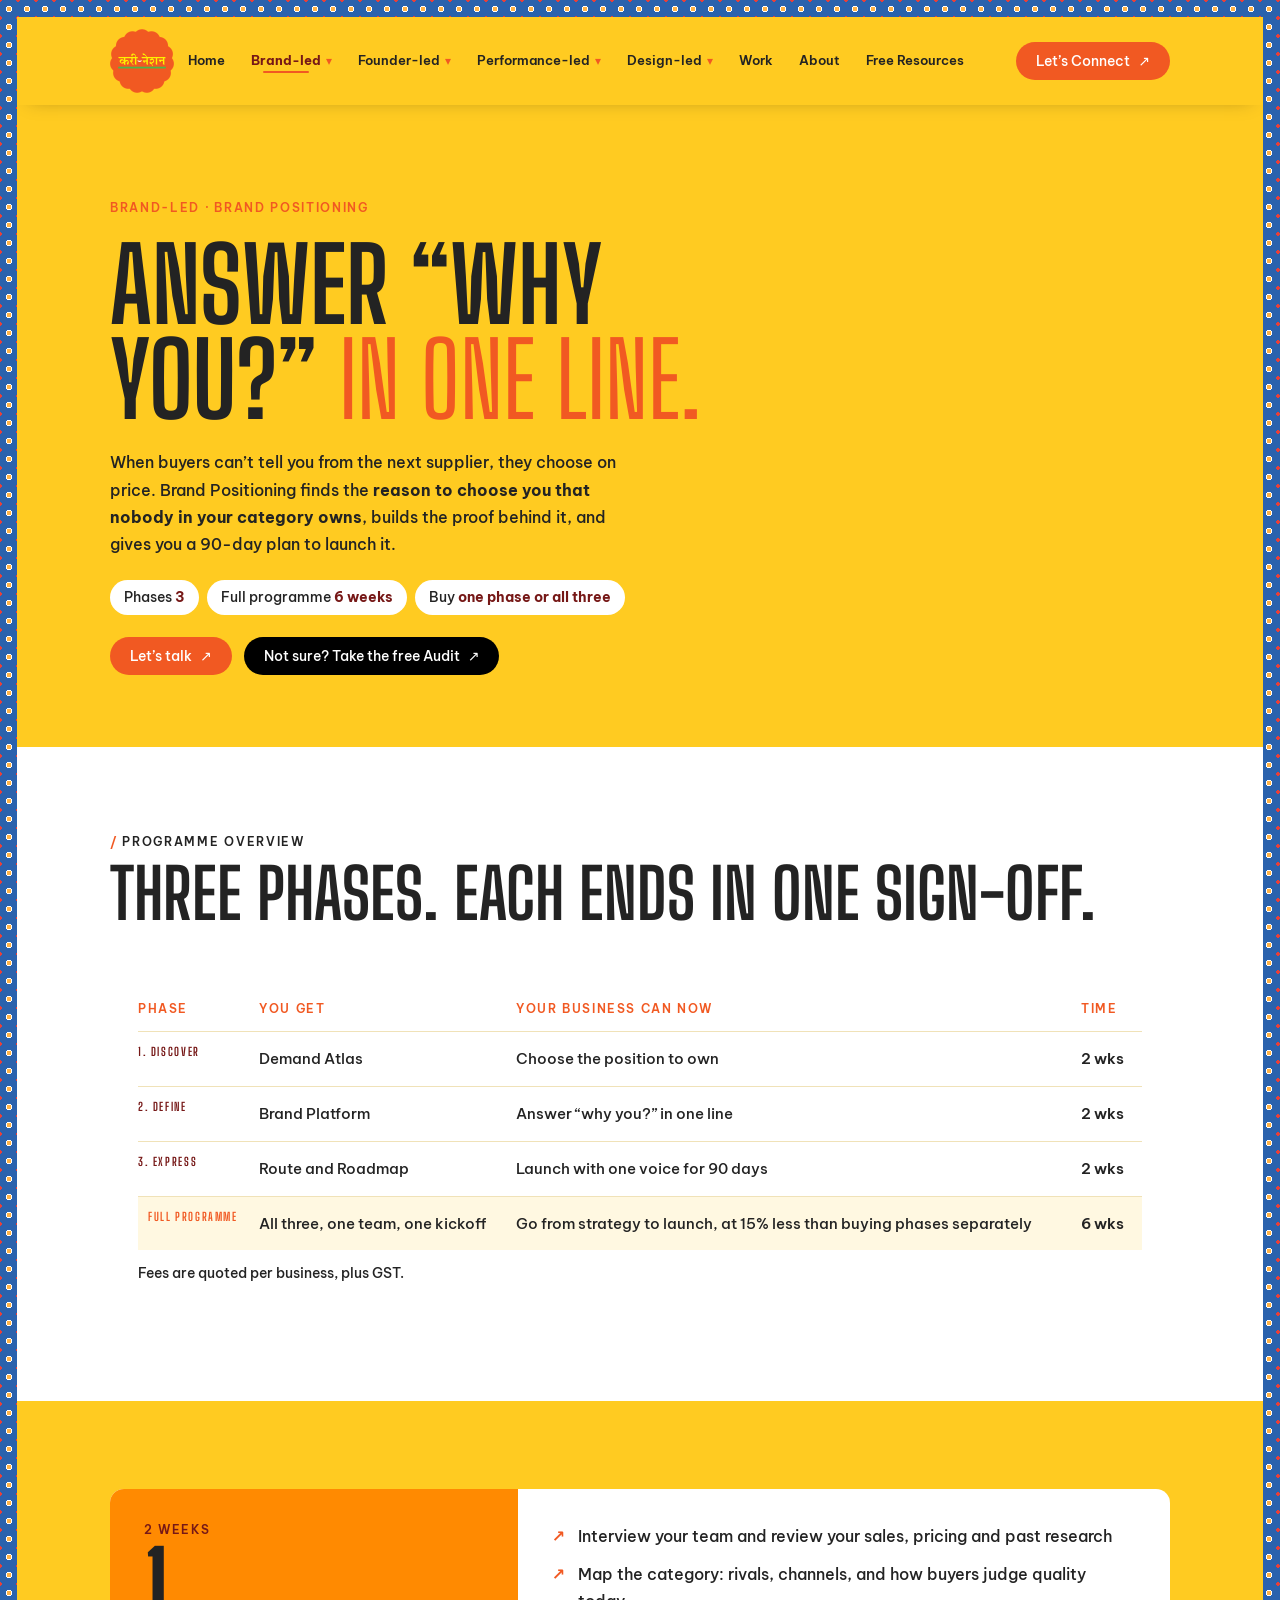
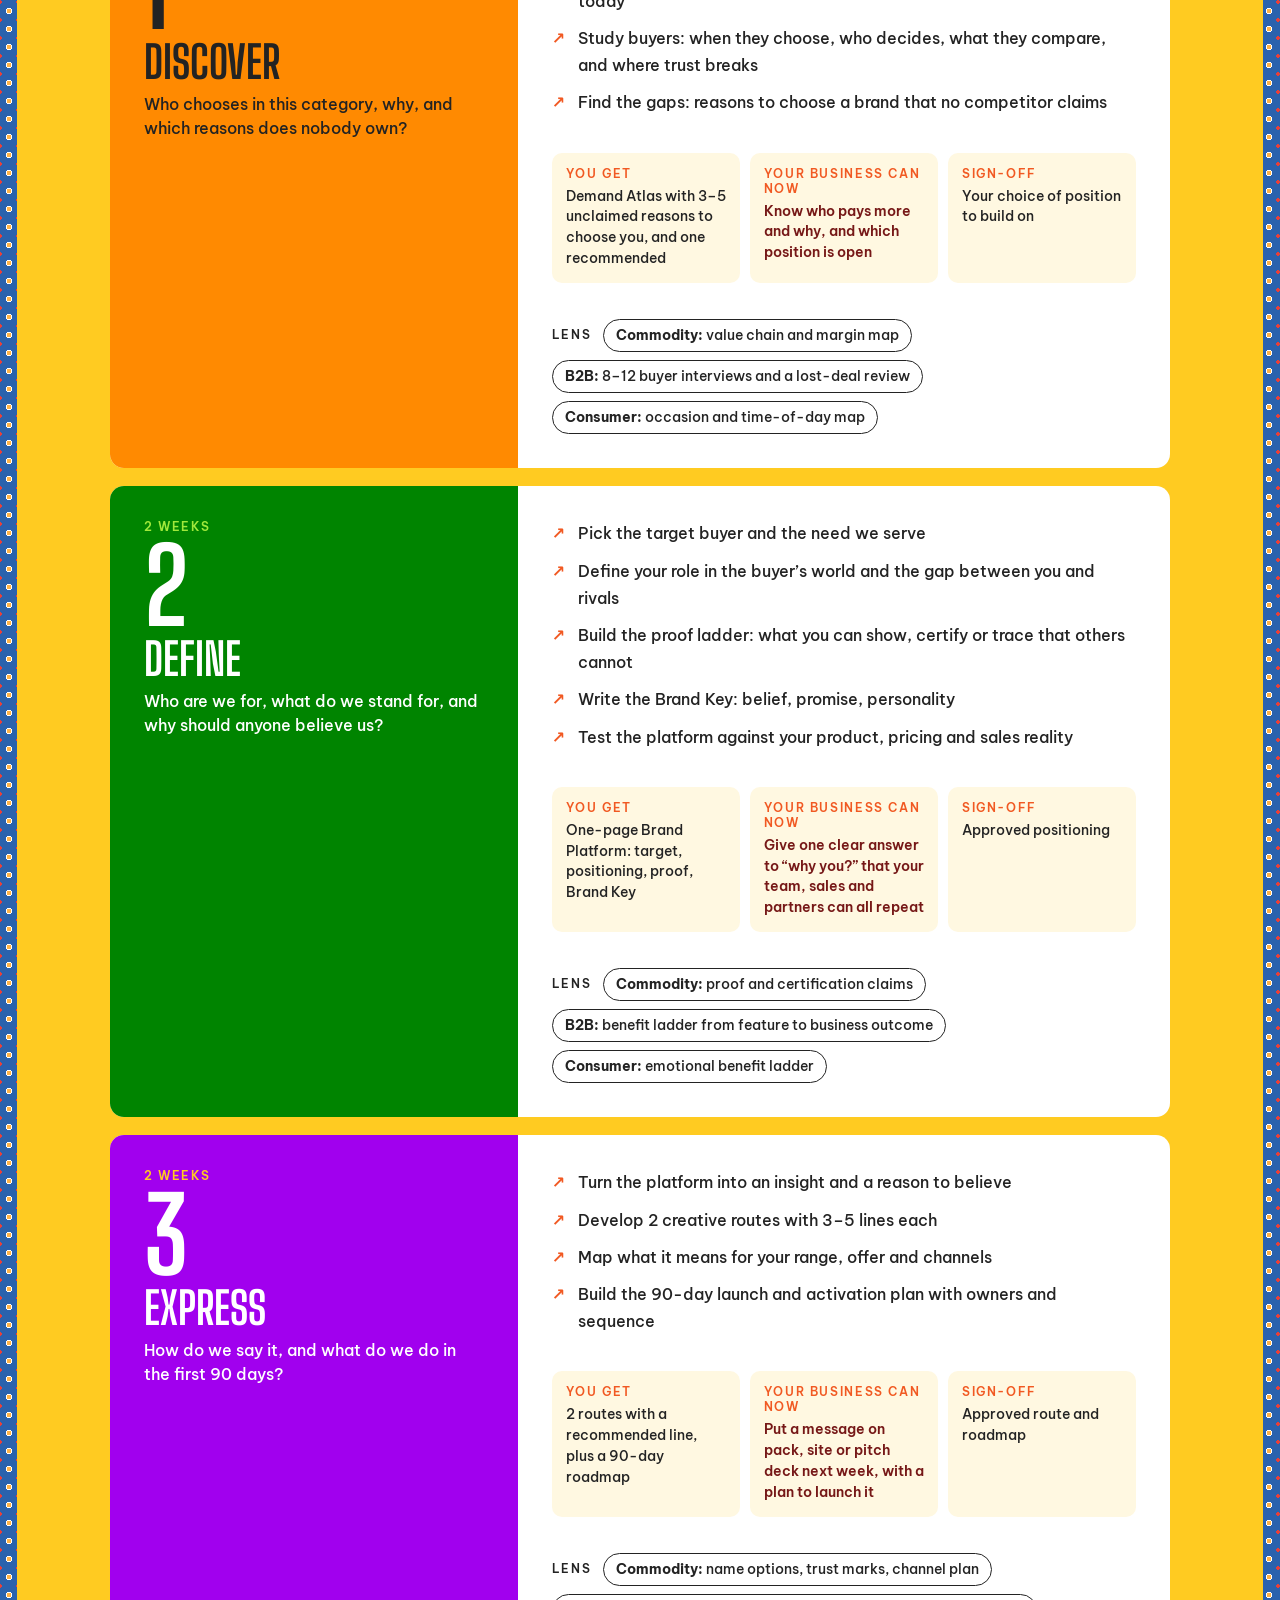
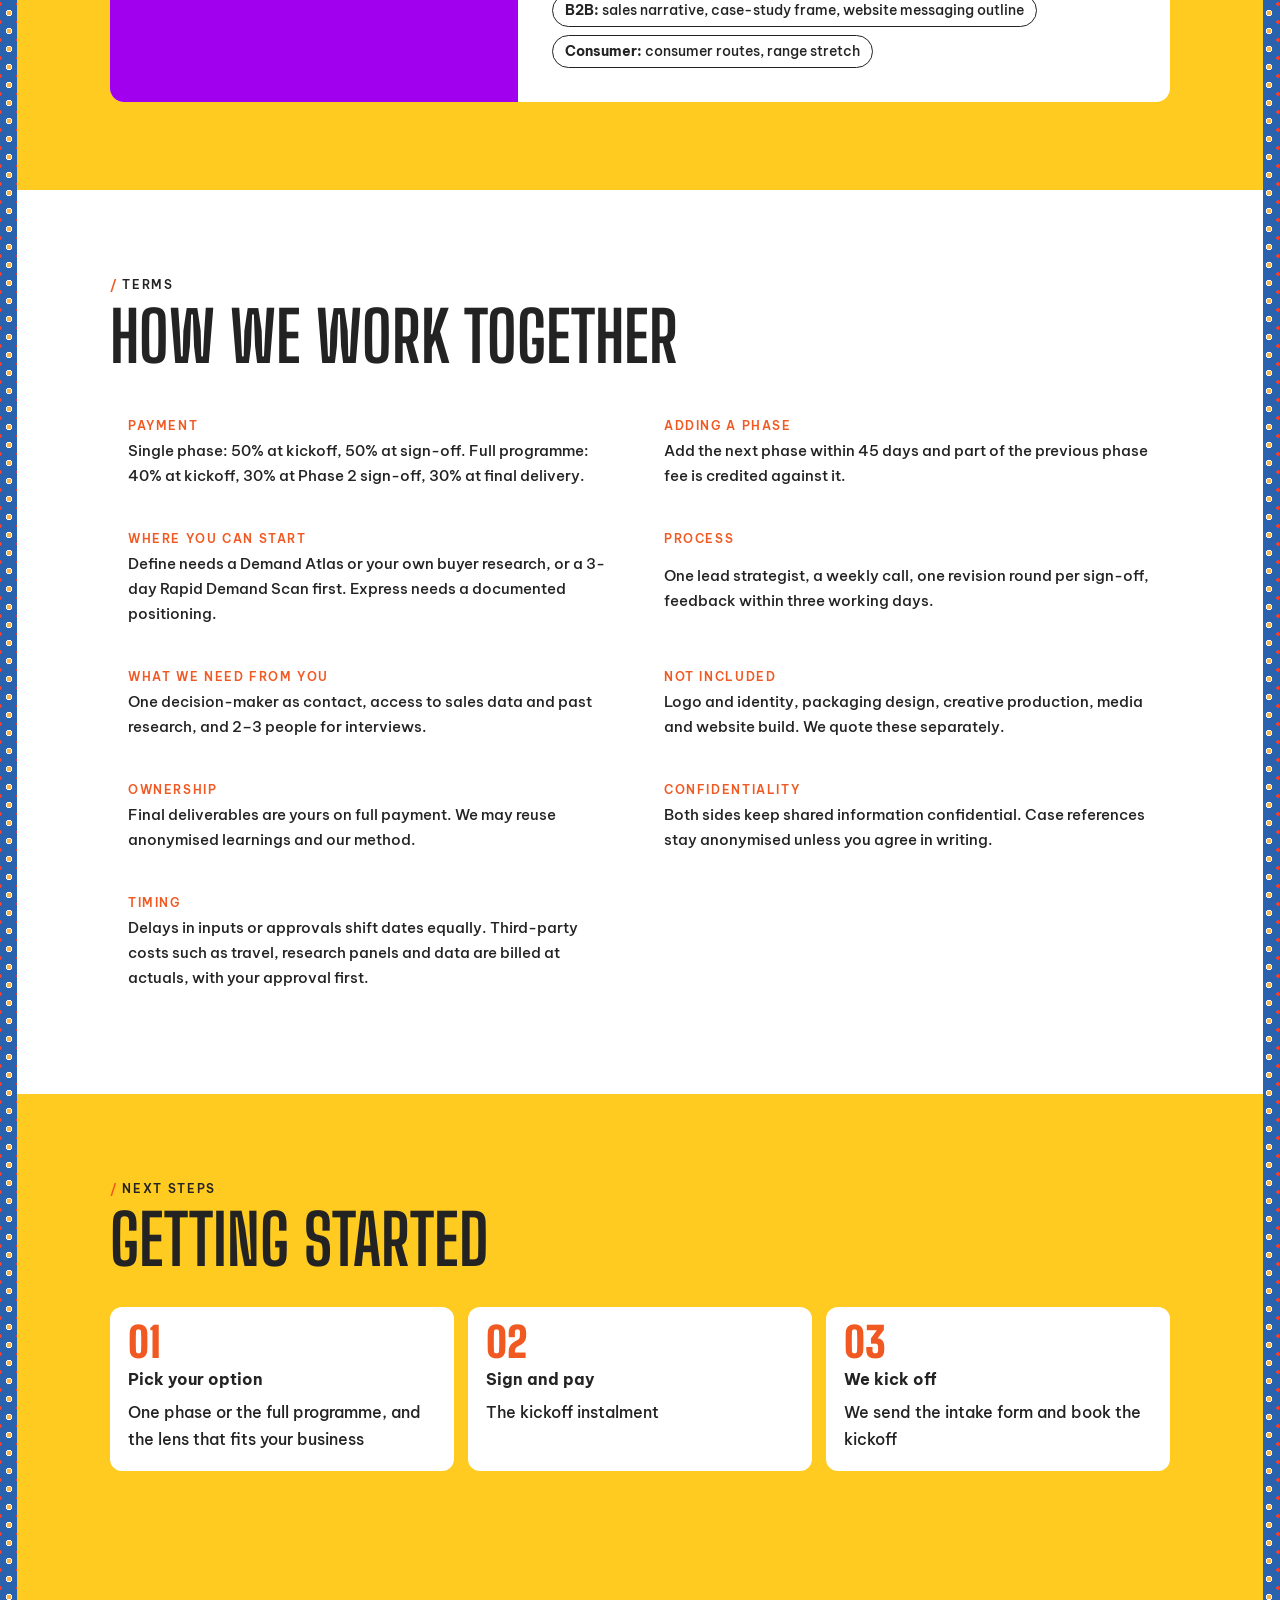
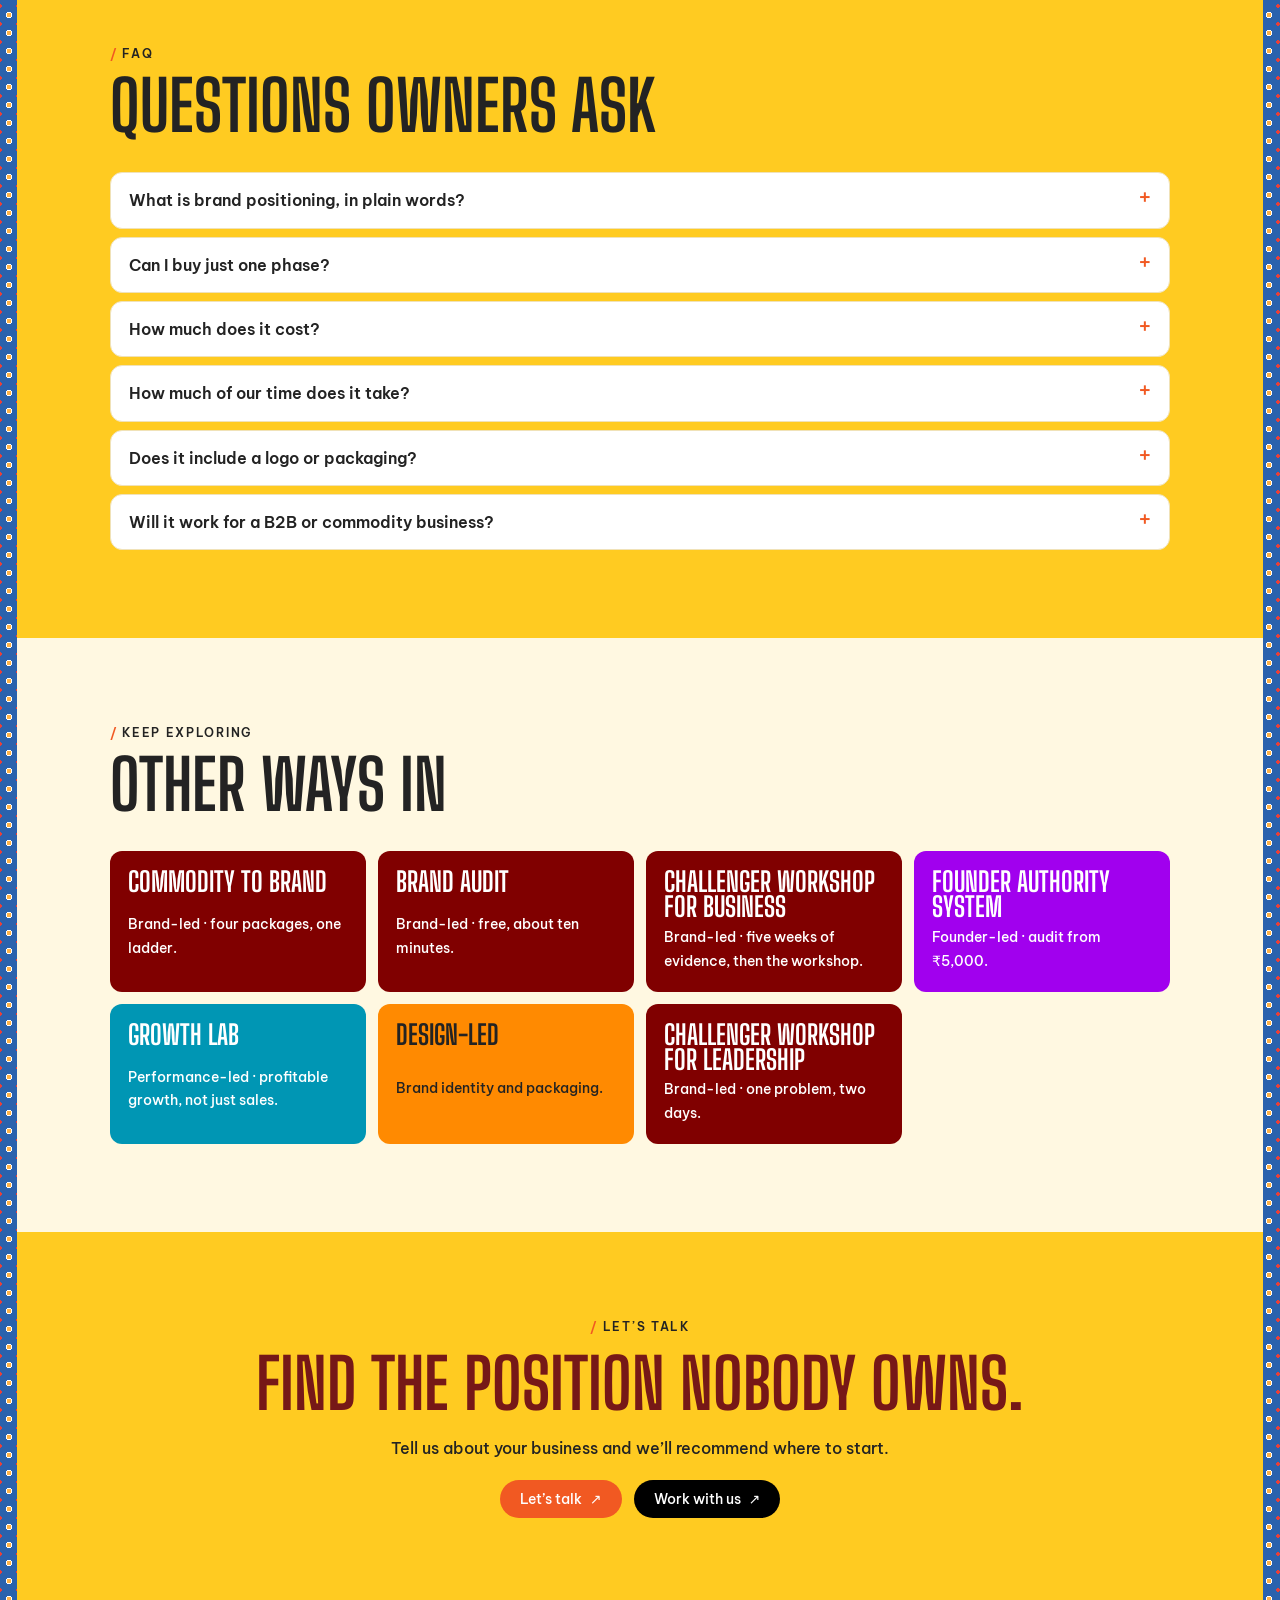
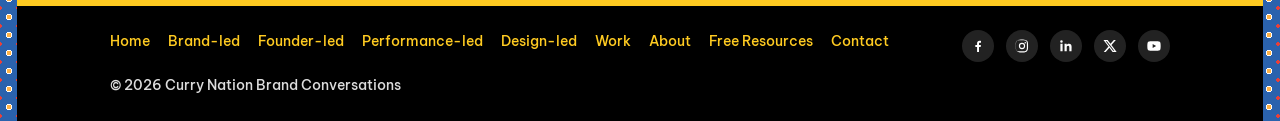
<file: site/brand-positioning.html>
<!doctype html>
<html lang="en"><head><meta charset="utf-8"><meta name="viewport" content="width=device-width, initial-scale=1, viewport-fit=cover">
<meta name="referrer" content="no-referrer">
<title>Brand Positioning · Curry Nation</title>
<meta name="description" content="A three-phase, six-week programme to find and launch a position nobody in your category owns.">
<link rel="preconnect" href="https://fonts.googleapis.com"><link rel="preconnect" href="https://fonts.gstatic.com" crossorigin><link rel="stylesheet" href="https://fonts.googleapis.com/css2?family=Big+Shoulders+Display:wght@500;600;700&family=Be+Vietnam+Pro:wght@400;500;600;700&display=swap">
<style>
/* Layout: currynation.in system — mustard ground inside a blue folk-print frame; colour-block tiles carry the content */
:root{
  --yellow:#ffcb21; --frame:#2a62ad; --flame:#f15922; --orange:#ff8a01; --maroon:#761817; --red:#800000;
  --green:#008400; --purple:#a100ee; --teal:#0096b4; --deep:#008173; --lime:#a1e93b; --aqua:#39fde2;
  --slate:#7092be; --pink:#cc3366; --ink:#232323; --white:#fff; --cream:#fff8e1;
  --f-display:"Big Shoulders Display","Arial Narrow",Impact,sans-serif;
  --f-body:"Be Vietnam Pro",system-ui,-apple-system,"Segoe UI",sans-serif;
  --frame-w:clamp(8px,1.3vw,18px);
  color-scheme:light;
}
*{box-sizing:border-box}
body{background-color:var(--frame);
  background-image:radial-gradient(circle at 50% 50%,#ffb347 0 2.2px,#fff 2.3px 3.4px,transparent 3.5px),radial-gradient(circle at 50% 50%,#e8403a 0 1.6px,transparent 1.7px);
  background-size:18px 18px,18px 18px;background-position:0 0,9px 9px}
body{margin:0;font:400 16px/1.65 var(--f-body);color:var(--ink);-webkit-font-smoothing:antialiased}
.page{margin:var(--frame-w) var(--frame-w) 0;background:var(--yellow);min-height:100vh;overflow:hidden}
a{color:inherit}
a:focus-visible,button:focus-visible{outline:3px solid var(--ink);outline-offset:3px}
img{max-width:100%}
.wrap{max-width:1140px;margin:0 auto;padding-inline:clamp(16px,4vw,40px)}
h1,h2,h3,p{margin:0}
h1{font:600 clamp(2.1rem,4.6vw,3.4rem)/1.12 var(--f-body);color:var(--maroon);text-wrap:balance;letter-spacing:-.01em}
.display{font:900 clamp(3rem,9vw,6.5rem)/.9 var(--f-display);text-transform:none;letter-spacing:-.01em;text-wrap:balance}
h2{font:900 clamp(2.4rem,5.6vw,4.2rem)/.95 var(--f-display);text-wrap:balance}
h3{font:800 clamp(1.6rem,3vw,2.2rem)/1 var(--f-display)}
.eyebrow{font:500 .95rem/1.2 var(--f-body);color:var(--ink)}
.eyebrow::before{content:"/ ";color:var(--flame);font-weight:700}
.hl{color:var(--flame)}
.hlp{color:var(--pink)}
/* header */
.top{position:sticky;top:env(safe-area-inset-top,0px);z-index:5;background:var(--yellow);box-shadow:0 6px 18px -12px rgba(0,0,0,.35)}
.top .wrap{display:flex;align-items:center;gap:18px;padding-block:12px;flex-wrap:wrap}
.logo{width:56px;height:56px;border-radius:50%;background:var(--flame) url(https://currynation.in/wp-content/uploads/2025/04/logo.svg) center/cover no-repeat;flex:none;display:grid;place-items:center;font:900 1rem/1 var(--f-display);color:var(--yellow);text-decoration:none;box-shadow:0 0 0 3px var(--slate)}
.nav{display:flex;flex-wrap:wrap;gap:6px 18px;align-items:center;font-size:.9rem;margin-right:auto}
.nav .grp{font:800 .95rem/1 var(--f-display);text-transform:uppercase;letter-spacing:.06em;color:var(--maroon)}
.nav a{text-decoration:none;padding:4px 0;border-bottom:2px solid transparent}
.nav a:hover,.nav a[aria-current]{border-color:var(--flame)}
.nav .sep{width:1px;height:18px;background:rgba(0,0,0,.25)}
/* buttons */
.btn{display:inline-flex;align-items:center;gap:8px;padding:12px 20px;border-radius:60px;font:500 .9rem/1 var(--f-body);text-decoration:none;background:var(--flame);color:#fff;border:0;transition:transform .15s,box-shadow .15s}
.btn::after{content:"↗"}
.btn:hover{transform:translateY(-2px);box-shadow:0 6px 0 -2px var(--ink)}
.btn.dark{background:#000}
.btn.light{background:#fff;color:var(--ink)}
.ctas{display:flex;flex-wrap:wrap;gap:12px;justify-content:center}
/* hero */
.hero{padding-block:clamp(48px,8vw,96px) clamp(40px,6vw,72px);text-align:center;position:relative}
.hero .wrap{display:grid;gap:22px;justify-items:center}
.hero .lede{max-width:60ch;font-size:clamp(1rem,1.6vw,1.12rem)}
.hero .lede b{font-weight:700}
.hero .kicker{font:900 clamp(1.1rem,2vw,1.4rem)/1 var(--f-display);letter-spacing:.08em;text-transform:uppercase;color:var(--flame)}
.chips{display:flex;flex-wrap:wrap;gap:8px;justify-content:center}
.chips span{background:#fff;border-radius:60px;padding:6px 14px;font-size:.85rem}
.chips b{color:var(--maroon)}
.hero-art{position:absolute;width:clamp(90px,13vw,170px);aspect-ratio:1;background:center/contain no-repeat;opacity:.95;pointer-events:none}
.hero-art.l{left:2%;bottom:8%;transform:rotate(-8deg)}
.hero-art.r{right:2%;top:12%;transform:rotate(8deg)}
@media (max-width:900px){.hero-art{display:none}}
/* sections */
section{padding-block:clamp(48px,7vw,88px)}
.white{background:#fff}
.cream{background:var(--cream)}
.sec-head{display:grid;gap:12px;margin-bottom:34px;justify-items:start}
.sec-head.center{justify-items:center;text-align:center}
.sec-head p.sub{max-width:62ch;font-size:1.03rem}
/* stat tiles (site's YEARS / PROJECTS tiles) */
.stats{display:grid;grid-template-columns:repeat(4,minmax(0,1fr));gap:16px}
.stat{border-radius:10px;padding:18px 16px 20px;text-align:center;display:grid;gap:6px;color:#fff}
.stat .k{font:800 .95rem/1 var(--f-display);text-transform:uppercase;letter-spacing:.06em}
.stat .v{font:900 clamp(2.6rem,6vw,4rem)/.9 var(--f-display)}
.stat .s{font-size:.82rem;opacity:.9}
/* colour fills */
.c-orange{background:var(--orange);color:var(--ink)} .c-orange .k{color:var(--maroon)}
.c-teal{background:var(--teal);color:#fff} .c-teal .k{color:var(--lime)}
.c-deep{background:var(--deep);color:#fff} .c-deep .k{color:var(--aqua)}
.c-red{background:var(--red);color:#fff} .c-red .k{color:var(--orange)}
.c-green{background:var(--green);color:#fff} .c-green .k{color:var(--lime)}
.c-purple{background:var(--purple);color:#fff} .c-purple .k{color:var(--yellow)}
.c-lime{background:var(--lime);color:var(--ink)} .c-lime .k{color:var(--green)}
.c-slate{background:var(--slate);color:#fff} .c-slate .k{color:var(--cream)}
.c-flame{background:var(--flame);color:#fff} .c-flame .k{color:var(--yellow)}
.c-aqua{background:var(--aqua);color:var(--ink)} .c-aqua .k{color:var(--deep)}
/* glance table */
.card{background:#fff;border-radius:12px;padding:clamp(16px,3vw,28px)}
.tablewrap{overflow-x:auto}
table{width:100%;border-collapse:collapse;min-width:620px;font-size:.95rem}
th,td{text-align:left;vertical-align:top;padding:14px 14px 14px 0;border-bottom:1px solid #f0e2b8}
th{font:800 .95rem/1 var(--f-display);text-transform:uppercase;letter-spacing:.06em;color:var(--flame)}
td.k{font:900 1.5rem/1 var(--f-display);color:var(--maroon);white-space:nowrap}
td.t{font-weight:600;white-space:nowrap;font-variant-numeric:tabular-nums}
tr.total td{border-bottom:0;background:var(--cream)}
tr.total td.k{color:var(--flame);padding-left:10px}
.note{font-size:.85rem;margin-top:12px}
/* phases: colour tile + white panel */
.phases{display:grid;gap:18px}
.phase{display:grid;grid-template-columns:minmax(0,5fr) minmax(0,8fr);border-radius:14px;overflow:hidden;background:#fff}
.ptile{padding:clamp(22px,3vw,34px);display:grid;gap:10px;align-content:start;position:relative;min-height:260px}
.ptile .n{font:900 clamp(4rem,9vw,6.5rem)/.8 var(--f-display)}
.ptile .k{font:800 1rem/1 var(--f-display);text-transform:uppercase;letter-spacing:.08em}
.ptile h3{font-size:clamp(2rem,3.6vw,2.8rem)}
.ptile .q{font-size:1.02rem;line-height:1.45;font-weight:500;max-width:34ch}
.ptile .art{position:absolute;right:14px;bottom:10px;width:96px;height:96px;background:center/contain no-repeat;opacity:.9}
.ppanel{padding:clamp(22px,3vw,34px);display:grid;gap:20px;align-content:start;min-width:0}
ul.acts{margin:0;padding:0;list-style:none;display:grid;gap:10px}
ul.acts li{padding-left:26px;position:relative}
ul.acts li::before{content:"↗";position:absolute;left:0;top:0;color:var(--flame);font-weight:700}
ul.acts b{font-weight:700}
.out{display:grid;grid-template-columns:repeat(3,minmax(0,1fr));gap:10px}
.out div{background:var(--cream);border-radius:10px;padding:14px;display:grid;gap:4px;align-content:start}
.out dt{font:800 .85rem/1 var(--f-display);text-transform:uppercase;letter-spacing:.07em;color:var(--flame)}
.out dd{margin:0;font-size:.9rem;line-height:1.45}
.out div:nth-child(2) dd{font-weight:600;color:var(--maroon)}
.lens{display:flex;flex-wrap:wrap;gap:8px;align-items:center;font-size:.85rem}
.lens>span:first-child{font:800 .85rem/1 var(--f-display);text-transform:uppercase;letter-spacing:.07em;margin-right:4px}
.pill{border:1.5px solid var(--ink);border-radius:60px;padding:4px 12px}
.pill b{font-weight:700}
/* pillars (hub) */
.pillar{display:grid;gap:18px}
.pillar-head{display:flex;flex-wrap:wrap;align-items:end;justify-content:space-between;gap:16px}
.bento{display:grid;grid-template-columns:repeat(3,minmax(0,1fr));gap:0;border-radius:14px;overflow:hidden}
.bento a{display:grid;gap:10px;align-content:start;padding:clamp(20px,3vw,30px);min-height:300px;text-decoration:none;position:relative;transition:filter .2s}
.bento a:hover{filter:saturate(1.15) brightness(1.04)}
.bento .k{font:800 .95rem/1 var(--f-display);text-transform:uppercase;letter-spacing:.08em}
.bento h3{font-size:clamp(2.1rem,3.6vw,3rem)}
.bento p{font-size:.95rem;line-height:1.5;max-width:32ch}
.bento .go{margin-top:auto;font-weight:600;font-size:.9rem}
.bento .go::after{content:" ↗"}
.bento .art{position:absolute;right:12px;bottom:12px;width:110px;height:110px;background:center/contain no-repeat}
.badge{display:inline-block;background:#fff;color:var(--flame);border-radius:60px;padding:3px 10px;font:800 .8rem/1.2 var(--f-display);letter-spacing:.06em;width:max-content}
/* tier scale */
.scale{display:grid;grid-template-columns:repeat(4,minmax(0,1fr));gap:12px}
.tier{border-radius:12px;padding:20px 16px;display:grid;gap:8px;align-content:start}
.tier .k{font:800 1rem/1 var(--f-display);letter-spacing:.06em;font-variant-numeric:tabular-nums}
.tier .nm{font:900 2.2rem/.9 var(--f-display)}
.tier p{font-size:.9rem;line-height:1.4}
.tier .to{font-size:.85rem;font-weight:600;border-top:1px solid currentColor;padding-top:8px;margin-top:4px}
/* areas */
.areas{display:grid;grid-template-columns:repeat(4,minmax(0,1fr));gap:16px}
.area{border-radius:12px;padding:20px;display:grid;gap:8px;align-content:start}
.area .v{font:900 3.4rem/.85 var(--f-display)}
.area .v small{font:800 .9rem var(--f-display);letter-spacing:.06em;margin-left:4px}
.area h3{font-size:1.8rem}
.area p{font-size:.9rem}
/* numbered list */
ol.reveal{margin:0;padding:0;list-style:none;display:grid;grid-template-columns:repeat(auto-fit,minmax(240px,1fr));gap:12px;counter-reset:r}
ol.reveal li{counter-increment:r;background:#fff;border-radius:12px;padding:16px 18px;display:grid;grid-template-columns:auto minmax(0,1fr);gap:12px;align-items:start;font-size:.95rem}
ol.reveal li::before{content:counter(r);font:900 2.2rem/.85 var(--f-display);color:var(--flame)}
/* steps */
ol.steps{list-style:none;margin:0;padding:0;display:grid;grid-template-columns:repeat(auto-fit,minmax(220px,1fr));gap:14px;counter-reset:s}
ol.steps li{counter-increment:s;background:#fff;border-radius:12px;padding:18px;display:grid;gap:6px;align-content:start}
ol.steps li::before{content:counter(s,decimal-leading-zero);font:900 2.6rem/.85 var(--f-display);color:var(--flame)}
ol.steps b{font-weight:700}
/* day timeline */
.day{display:grid;grid-template-columns:repeat(3,minmax(0,1fr));gap:12px}
.slot{border-radius:12px;padding:18px;display:grid;gap:6px;align-content:start}
.slot time{font:900 2.2rem/.9 var(--f-display);font-variant-numeric:tabular-nums}
.slot h3{font-size:1.5rem}
.slot p{font-size:.9rem;line-height:1.45}
/* terms */
.terms{display:grid;grid-template-columns:repeat(2,minmax(0,1fr));gap:12px}
.terms div{background:#fff;border-radius:12px;padding:16px 18px;display:grid;gap:4px;min-width:0}
.terms h4{margin:0;font:800 1.05rem/1 var(--f-display);text-transform:uppercase;letter-spacing:.06em;color:var(--flame)}
.terms p{font-size:.92rem}
/* promise */
.promise{border-radius:16px;padding:clamp(26px,5vw,52px);display:grid;gap:14px;text-align:center;justify-items:center}
.promise p{max-width:62ch}
/* founder ladder */
.ladder{display:grid;grid-template-columns:repeat(3,minmax(0,1fr));gap:14px;align-items:end}
.rung{border-radius:14px;padding:clamp(20px,3vw,28px);display:grid;gap:10px;align-content:start}
.rung:nth-child(1){min-height:300px}.rung:nth-child(2){min-height:360px}.rung:nth-child(3){min-height:420px}
.rung .k{font:800 .95rem/1 var(--f-display);letter-spacing:.08em;text-transform:uppercase}
.rung h3{font-size:clamp(2.6rem,5vw,3.8rem)}
.rhythm{display:grid;grid-template-columns:repeat(3,minmax(0,1fr));gap:12px}
.rhythm div{background:#fff;border-radius:12px;padding:18px;display:grid;gap:4px}
.rhythm .v{font:900 3rem/.85 var(--f-display);color:var(--purple)}
/* related + close */
.related{display:grid;grid-template-columns:repeat(auto-fit,minmax(220px,1fr));gap:12px}
.related a{border-radius:12px;padding:18px;text-decoration:none;display:grid;gap:6px;transition:transform .15s}
.related a:hover{transform:translateY(-3px)}
.related b{font:900 1.7rem/1 var(--f-display)}
.related span{font-size:.88rem}
.close{text-align:center}
.close .wrap{display:grid;gap:18px;justify-items:center}
.close .display{color:var(--maroon)}
.close p{max-width:56ch}
.foot{background:#000;color:#ddd;font-size:.85rem}
.foot .wrap{display:flex;flex-wrap:wrap;justify-content:space-between;gap:12px;padding-block:24px}
.foot a{text-decoration:none;color:var(--yellow)}
@media (max-width:860px){
  .phase{grid-template-columns:1fr}.ptile{min-height:0}
  .out,.terms,.day,.ladder,.rhythm,.bento{grid-template-columns:1fr}
  .stats,.scale,.areas{grid-template-columns:repeat(2,minmax(0,1fr))}
  .rung{min-height:0!important}.bento a{min-height:230px}
}
@media (max-width:440px){.stats,.scale,.areas{grid-template-columns:1fr}}
@media (prefers-reduced-motion:reduce){*{transition:none!important}}

/* v3 additions: home page + founder authority system */
.giant{font:900 clamp(3.2rem,10vw,7.4rem)/.88 var(--f-display);color:var(--maroon);letter-spacing:-.01em}
.home-hero{padding-block:clamp(56px,10vw,120px) clamp(48px,7vw,84px)}
.logos-sec{padding-block:36px 44px}
.marquee{display:flex;overflow:hidden;gap:14px;margin-top:18px;mask-image:linear-gradient(90deg,transparent,#000 6%,#000 94%,transparent)}
.marquee ul{display:flex;gap:14px;margin:0;padding:0;list-style:none;flex:none;animation:slide 60s linear infinite}
.marquee li{width:140px;height:78px;border:1px solid #eee;border-radius:6px;display:grid;place-items:center;padding:10px;background:#fff}
.marquee img{max-height:56px;max-width:110px;object-fit:contain}
.marquee .wm{font:800 1.05rem/1.05 var(--f-display);text-align:center;color:var(--maroon);text-transform:uppercase;letter-spacing:.03em}
@keyframes slide{to{transform:translateX(calc(-100% - 14px))}}
@media (prefers-reduced-motion:reduce){.marquee ul{animation:none}.marquee{flex-wrap:wrap;justify-content:center;mask-image:none}.marquee ul+ul{display:none}.marquee ul{flex-wrap:wrap;justify-content:center}}
.split{display:grid;grid-template-columns:repeat(2,minmax(0,1fr));gap:16px}
.half{border-radius:16px;padding:clamp(24px,4vw,40px);display:grid;gap:12px;align-content:start;min-height:320px;text-decoration:none;position:relative;transition:transform .15s}
.half:hover{transform:translateY(-3px)}
.half .k{font:800 1rem/1 var(--f-display);text-transform:uppercase;letter-spacing:.08em}
.half h3{font-size:clamp(2.4rem,5vw,3.8rem);max-width:12ch}
.half p{max-width:40ch}
.half .go{margin-top:auto;font-weight:600}.half .go::after{content:" ↗"}
.half .art{position:absolute;right:18px;bottom:16px;width:140px;height:140px;background:center/contain no-repeat}
.flow{position:relative}
.scale.mini{margin-top:14px}.scale.mini .tier{padding:14px}.scale.mini .nm{font-size:1.7rem}
.stages{display:grid;grid-template-columns:repeat(4,minmax(0,1fr));gap:12px;margin-bottom:18px}
.stage{border-radius:14px;padding:22px 20px;display:grid;gap:8px;align-content:start;text-decoration:none;min-height:230px;transition:transform .15s}
.stage:hover{transform:translateY(-3px)}
.stage .k{font:800 .95rem/1 var(--f-display);text-transform:uppercase;letter-spacing:.08em}
.stage h3{font-size:clamp(1.9rem,3vw,2.5rem)}
.stage .price{font:900 1.5rem/1 var(--f-display);background:rgba(255,255,255,.18);border-radius:60px;padding:6px 12px;width:max-content}
.stage p{font-size:.92rem}
.about{display:grid;grid-template-columns:repeat(4,minmax(0,1fr));grid-auto-rows:minmax(150px,auto);gap:0;border-radius:14px;overflow:hidden}
.ab{padding:22px;display:grid;place-items:center;position:relative}
.ab.big{grid-column:span 2;place-items:center start}
.ab.big p{font-size:clamp(1.05rem,1.8vw,1.3rem);font-weight:500;line-height:1.5}
.ab.wide{grid-column:span 2;place-items:center start}
.ab.wide p{font-size:1.05rem;font-weight:500;max-width:42ch}
.ab-art{width:min(120px,80%);aspect-ratio:1;background:center/contain no-repeat}
.case{border-radius:16px;padding:clamp(24px,4vw,40px);display:grid;grid-template-columns:minmax(0,1fr) minmax(0,1fr);gap:24px;align-items:center}
.case .k{font:800 1rem/1 var(--f-display);text-transform:uppercase;letter-spacing:.08em;color:var(--orange)}
.case h3{font-size:clamp(2rem,4vw,3rem);margin-top:8px}
.awards{display:grid;gap:12px}
.awards div{background:rgba(255,255,255,.12);border-radius:10px;padding:14px 16px;display:grid;gap:4px}
.awards span{font-size:.88rem;opacity:.9}
.quotes{display:grid;grid-template-columns:repeat(3,minmax(0,1fr));gap:14px}
.quote{margin:0;border-radius:14px;padding:22px;display:grid;gap:12px;align-content:start}
.quote h3{font-size:1.7rem}
.quote blockquote{margin:0;font-size:.95rem;line-height:1.55}
.quote figcaption{display:grid;gap:2px;font-size:.88rem;margin-top:auto}
.featured{display:flex;flex-wrap:wrap;gap:10px 28px;align-items:center;justify-content:center;margin-top:36px;padding-top:24px;border-top:1px solid #f0e2b8}
.featured span{font-size:.9rem}
.featured b{font:900 1.5rem/1 var(--f-display);color:#666}
.trio{display:grid;grid-template-columns:repeat(3,minmax(0,1fr));gap:12px}
.ex{border-radius:14px;padding:22px;display:grid;gap:8px;align-content:start}
.ex .k{font:800 .9rem/1.2 var(--f-display);text-transform:uppercase;letter-spacing:.07em}
.ex h3{font-size:clamp(1.7rem,2.6vw,2.2rem)}
.mute2{opacity:.7;font-size:.9em}
.gap{display:grid;grid-template-columns:repeat(3,minmax(0,1fr));gap:12px}
.gap div{border-radius:14px;padding:22px;display:grid;gap:10px;align-content:start}
.gap .n{font:900 3.4rem/.85 var(--f-display)}
.gap p{font-size:1.05rem;font-weight:500}
.test{margin-top:14px;background:#000;color:#fff;border-radius:14px;padding:clamp(22px,4vw,34px);display:grid;gap:10px}
.test .k{font:800 1rem/1 var(--f-display);text-transform:uppercase;letter-spacing:.08em;color:var(--yellow)}
.test p{font-size:clamp(1.1rem,2vw,1.4rem);line-height:1.45;max-width:60ch}
.fit{display:grid;grid-template-columns:repeat(2,minmax(0,1fr));gap:14px}
.fit>div{border-radius:14px;padding:24px;background:#fff;display:grid;gap:12px;align-content:start}
.fit h3{font-size:2rem}
.fit .yes h3{color:var(--green)}.fit .no h3{color:var(--red)}
.fit ul{margin:0;padding:0;list-style:none;display:grid;gap:8px}
.fit li{padding-left:26px;position:relative}
.fit .yes li::before{content:"✓";position:absolute;left:0;color:var(--green);font-weight:700}
.fit .no li::before{content:"✕";position:absolute;left:0;color:var(--red);font-weight:700}
.modules{display:grid;grid-template-columns:repeat(3,minmax(0,1fr));gap:12px}
.modules.four{grid-template-columns:repeat(4,minmax(0,1fr))}
.modules div{border-radius:12px;padding:20px;display:grid;gap:6px;align-content:start}
.modules .n{font:900 2.4rem/.85 var(--f-display);opacity:.85}
.modules h3{font-size:1.8rem}
.modules p{font-size:.92rem;line-height:1.45}
.day.four{grid-template-columns:repeat(4,minmax(0,1fr))}
.managed{margin-top:14px;display:grid;grid-template-columns:minmax(0,1fr) minmax(0,1fr);gap:24px;align-items:start}
.sel{user-select:all}
@media (max-width:860px){
  .split,.trio,.gap,.fit,.quotes,.case,.managed{grid-template-columns:1fr}
  .stages,.modules,.modules.four,.day.four,.about{grid-template-columns:repeat(2,minmax(0,1fr))}
}
@media (max-width:440px){.stages,.modules,.modules.four,.day.four,.about{grid-template-columns:1fr}.ab.big,.ab.wide{grid-column:auto}}

/* ---------- v4: logo, cascading nav, home pillars, CXO band, performance ---------- */
.logo{width:64px;height:64px;background:none!important;box-shadow:none!important;border-radius:0;display:block;flex:none}
.logo img{width:64px;height:64px;display:block}
.top .wrap{flex-wrap:nowrap;gap:14px}
.nav{margin-right:auto;min-width:0}
.menu{list-style:none;margin:0;padding:0;display:flex;align-items:center;gap:2px}
.m{position:relative}
.mt{display:inline-flex;align-items:center;gap:6px;background:none;border:0;font:500 .92rem/1 var(--f-body);color:var(--ink);padding:12px 10px;border-radius:60px;cursor:pointer;text-decoration:none;white-space:nowrap}
.mt i{font-style:normal;font-size:.7em;color:var(--flame);transition:transform .15s}
.mt:hover,.m.open>.mt{background:rgba(255,255,255,.55)}
.m.here>.mt,.mt[aria-current]{color:var(--maroon);font-weight:700}
.m.here>.mt::after,.mt[aria-current]::after{content:"";display:block;position:absolute;left:12px;right:12px;bottom:4px;height:2px;background:var(--flame)}
.m.open>.mt i{transform:rotate(180deg)}
.sub{display:none;position:absolute;top:100%;left:0;margin-top:6px;width:320px;background:#fff;border-radius:14px;box-shadow:0 18px 40px -16px rgba(0,0,0,.35);padding:10px;z-index:20;gap:2px}
.sub::before{content:"";position:absolute;left:0;right:0;top:-10px;height:10px}
.m.open>.sub{display:grid}
@media (hover:hover) and (min-width:1101px){.m:hover>.sub{display:grid}.m:hover>.mt i{transform:rotate(180deg)}}
.sub-k{font-size:.78rem;color:#7a6a4a;padding:6px 10px 8px;border-bottom:1px solid #f3e7c6;margin-bottom:4px}
.sub a{display:grid;gap:2px;padding:9px 10px;border-radius:10px;text-decoration:none}
.sub a:hover,.sub a:focus-visible{background:var(--cream)}
.sub a b{font-weight:600;font-size:.92rem;color:var(--ink)}
.sub a small{font-size:.78rem;color:#7a6a4a}
.sub a.all{font-size:.82rem;font-weight:600;color:var(--flame);border-top:1px solid #f3e7c6;margin-top:4px;border-radius:0 0 10px 10px}
.burger{display:none;align-items:center;gap:8px;background:#000;color:#fff;border:0;border-radius:60px;padding:10px 16px;font:500 .9rem/1 var(--f-body);cursor:pointer}
.burger span{width:16px;height:2px;background:#fff;box-shadow:0 -5px 0 #fff,0 5px 0 #fff}
@media (max-width:1100px){
  .top .wrap{flex-wrap:wrap}
  .burger{display:inline-flex;margin-left:auto}
  .cta-top{display:none}
  .nav{order:5;flex-basis:100%;display:none;margin:0}
  .top.navopen .nav{display:block;max-height:calc(100vh - 110px);overflow:auto;padding-bottom:12px}
  .menu{flex-direction:column;align-items:stretch;gap:2px}
  .mt{width:100%;justify-content:space-between;padding:14px 12px;font-size:1rem;background:rgba(255,255,255,.4)}
  .m.here>.mt::after,.mt[aria-current]::after{display:none}
  .sub{position:static;width:auto;box-shadow:none;margin:4px 0 8px}
}
/* hero */
.home-hero .giant{margin-top:6px}
.rot{display:inline-block;color:var(--flame);transition:opacity .28s,transform .28s}
.rot.out{opacity:0;transform:translateY(12px)}
.for{font:600 clamp(1.3rem,3vw,2.1rem)/1.2 var(--f-body);color:var(--maroon)}
.for b{font-weight:700;background:linear-gradient(transparent 62%,rgba(241,89,34,.35) 0)}
/* pillars */
.pillars{display:grid;gap:18px}
.pillar-row{display:grid;grid-template-columns:minmax(0,4fr) minmax(0,8fr);background:#fff;border-radius:16px;overflow:hidden;scroll-margin-top:100px}
.ptag{padding:clamp(22px,3vw,32px);display:grid;gap:10px;align-content:start;position:relative;min-height:260px}
.ptag .n{font:900 clamp(3.6rem,7vw,5.4rem)/.8 var(--f-display)}
.ptag h3{font-size:clamp(2.2rem,4vw,3.2rem)}
.ptag p{font-size:.95rem;line-height:1.5;max-width:34ch}
.ptag .oc{font-size:.88rem;border-top:1px solid currentColor;padding-top:10px;opacity:.95}
.ptag .art{position:absolute;right:14px;bottom:12px;width:90px;height:90px;background:center/contain no-repeat}
.prods{display:grid;grid-template-columns:repeat(2,minmax(0,1fr));gap:1px;background:#f3e7c6}
.prods.one{grid-template-columns:1fr}
.prod{background:#fff;padding:20px 22px;display:grid;gap:6px;align-content:start;text-decoration:none;transition:background .15s}
.prod:hover{background:var(--cream)}
.prod .pt{font:900 1.65rem/1 var(--f-display);color:var(--maroon)}
.prod .pt::after{content:" ↗";color:var(--flame);font-size:.8em}
.prod .pm{font:800 .82rem/1 var(--f-display);text-transform:uppercase;letter-spacing:.08em;color:var(--flame)}
.prod .pd{font-size:.9rem;line-height:1.5}
.prods.one .prod{align-content:center;padding:28px}
.prods.one .pt{font-size:2.4rem}
/* cxo band */
.cxo-band{background:#000;color:#fff}
.cxo-grid{display:grid;grid-template-columns:minmax(0,7fr) minmax(0,5fr);gap:32px;align-items:center}
.cxo-band .display{color:var(--yellow);margin:10px 0 14px}
.cxo-band .sub{color:#e9e2d0;max-width:58ch;margin-bottom:22px}
.eyebrow.light{color:#fff}
.cxo-facts{display:grid;grid-template-columns:repeat(2,minmax(0,1fr));gap:10px}
.cxo-facts div{background:#1c1c1c;border-radius:12px;padding:18px;display:grid;gap:6px}
.cxo-facts .v{font:900 3rem/.85 var(--f-display);color:var(--flame)}
.cxo-facts span:last-child{font-size:.88rem;color:#ddd}
/* performance */
.platforms{display:flex;flex-wrap:wrap;justify-content:center;gap:10px;margin-top:16px}
.platforms span{font:900 1.4rem/1 var(--f-display);border:2px solid var(--ink);border-radius:60px;padding:10px 18px}
.channels{display:grid;grid-template-columns:repeat(3,minmax(0,1fr));gap:12px}
.chan{border-radius:14px;padding:22px;display:grid;gap:8px;align-content:start}
.chan .k{font:800 .9rem/1.2 var(--f-display);text-transform:uppercase;letter-spacing:.07em}
.chan h3{font-size:2rem}
.chan p{font-size:.92rem;line-height:1.5}
.chan .sig{border-top:1px solid currentColor;padding-top:10px;display:grid;gap:4px;font-size:.85rem}
.chain{display:flex;flex-wrap:wrap;justify-content:center;align-items:center;gap:8px;margin-top:26px}
.chain span{background:var(--cream);border-radius:60px;padding:10px 16px;font:900 1.3rem/1 var(--f-display)}
.chain span.end{background:var(--flame);color:#fff}
.chain i{font-style:normal;color:var(--flame);font-weight:700}
.planner-band{background:var(--deep);color:#fff}
.planner-grid{display:grid;grid-template-columns:minmax(0,5fr) minmax(0,6fr);gap:32px;align-items:center}
.planner-band .display{color:var(--aqua);margin:10px 0 14px}
.planner-band .sub{color:#dff;margin-bottom:22px}
.planner-band .fine{font-size:.8rem;opacity:.8;margin-top:16px;max-width:52ch}
.scenario{background:#fff;color:var(--ink);border-radius:16px;padding:22px}
.scenario .sk{font:800 .85rem/1.3 var(--f-display);text-transform:uppercase;letter-spacing:.06em;color:var(--deep);margin-bottom:14px}
.sgrid{display:grid;grid-template-columns:repeat(2,minmax(0,1fr));gap:10px}
.sgrid div{background:var(--cream);border-radius:10px;padding:14px;display:grid;gap:4px}
.sgrid .v{font:900 2.2rem/.9 var(--f-display);color:var(--deep);font-variant-numeric:tabular-nums}
.sgrid span:last-child{font-size:.82rem}
/* workshop options */
.options{display:grid;grid-template-columns:repeat(2,minmax(0,1fr));gap:14px}
.option{border-radius:16px;padding:clamp(22px,3vw,32px);display:grid;gap:12px;align-content:start;scroll-margin-top:100px}
.option .k{font:800 .95rem/1 var(--f-display);text-transform:uppercase;letter-spacing:.08em}
.option h3{font-size:clamp(2rem,3.6vw,2.8rem)}
.option ul{margin:0;padding-left:18px;display:grid;gap:6px;font-size:.95rem}
.option .best{background:rgba(255,255,255,.16);border-radius:10px;padding:12px 14px;font-size:.9rem}
.phase .n[id],.ptile .n[id]{scroll-margin-top:110px}
@media (max-width:860px){
  .pillar-row,.cxo-grid,.planner-grid,.options{grid-template-columns:1fr}
  .ptag{min-height:0}
  .channels{grid-template-columns:1fr}
}
@media (max-width:560px){.prods,.sgrid,.cxo-facts{grid-template-columns:1fr}}
.prods .prod:last-child:nth-child(odd){grid-column:1/-1}
.ptag h3{font-size:clamp(2rem,3.4vw,2.9rem);overflow-wrap:anywhere}
.cxo-band .display{font-size:clamp(2.6rem,5vw,4.4rem)}

/* ---------- v5: typography placement from the Growth Lab site ---------- */
body{font-weight:500;line-height:1.7}
h1,h2,h3,.display,.giant,
.ptile h3,.ptag h3,.bento h3,.half h3,.stage h3,.rung h3,.ex h3,.option h3,.chan h3,.slot h3,.modules h3,.fit h3,.quote h3,.case h3,.prod .pt,.related b{
  font-family:var(--f-display)!important;font-weight:700!important;text-transform:uppercase;letter-spacing:0;line-height:.93}
h1,.giant{font-size:clamp(3rem,8vw,6.8rem)!important;color:var(--ink)!important}
h2,.display{font-size:clamp(2.4rem,5.4vw,5rem)!important}
h3{font-size:clamp(1.6rem,2.6vw,2.6rem)}
.hl,.hlp,.rot,h1 .hl,h2 .hl{color:var(--flame)!important;font-weight:500!important}
h1 .hl,h1 .hlp,h1 .rot,h2 .hl,.display .hl{font-weight:500!important}
.hero{text-align:left}
.hero .wrap{justify-items:start}
.hero .chips,.hero .ctas{justify-content:flex-start}
.hero .lede{font-size:1rem;line-height:1.7;max-width:46ch;font-weight:500}
.hero-art.l{display:none}
.hero-art.r{right:4%;top:auto;bottom:10%;width:clamp(120px,16vw,220px)}
.kicker{font:600 .75rem/1.2 var(--f-body)!important;letter-spacing:.14em!important;text-transform:uppercase;color:var(--flame)}
.for{font:600 clamp(1.4rem,2.6vw,2.2rem)/1 var(--f-display)!important;text-transform:uppercase;color:var(--ink)!important;letter-spacing:.01em}
.for b{font-weight:700;background:none;color:var(--maroon)}
.eyebrow{font:600 .75rem/1.2 var(--f-body);letter-spacing:.14em;text-transform:uppercase}
.sec-head p.sub,.sub{font-size:1rem;line-height:1.7}
/* small labels inside tiles: body face, tracked caps */
.k,.stat .k,.ptile .k,.bento .k,.half .k,.stage .k,.rung .k,.ex .k,.option .k,.chan .k,.case .k,.test .k,.prod .pm,.out dt,.terms h4,.lens>span:first-child,th,.scenario .sk,.sub-k{
  font-family:var(--f-body)!important;font-weight:600!important;font-size:.72rem!important;letter-spacing:.14em!important;text-transform:uppercase;line-height:1.3}
/* numbers */
.n,.v,.stat .v,.ptile .n,.ptag .n,.gap .n,.area .v,.tier .nm,.slot time,.sgrid .v,.cxo-facts .v,.stage .price,.featured b,td.k,.chain span,.platforms span{
  font-family:var(--f-display)!important;font-weight:700!important}
.tier .nm{text-transform:uppercase}
td.k{text-transform:uppercase}
.chain span,.platforms span{text-transform:uppercase;font-size:1.15rem}
.prod .pt{font-size:1.5rem}
.prods.one .pt{font-size:2.2rem}
/* nav + buttons */
.mt{font-size:.8rem;font-weight:600}
.btn{font-size:.875rem;font-weight:500}
.sub a b{font-weight:600}
/* ---------- v6: team photo hero, leaders, awards, video testimonials ---------- */
.hero-split{display:grid!important;grid-template-columns:minmax(0,6fr) minmax(0,6fr);gap:clamp(24px,4vw,56px);align-items:center;justify-items:stretch!important}
.hero-copy{display:grid;gap:22px;justify-items:start}
.home-hero .hero-art{display:none}
.hero-team{margin:0;position:relative}
.hero-team img{width:100%;height:auto;display:block;border-radius:18px;border:6px solid #fff;box-shadow:0 24px 48px -24px rgba(0,0,0,.45);transform:rotate(1.2deg)}
.hero-team figcaption{margin-top:14px;font-size:.85rem}
.hero-team figcaption b{font-weight:700;color:var(--maroon)}
.hero-team .sticker{position:absolute;left:-28px;bottom:26px;width:92px;height:92px;background:center/contain no-repeat;transform:rotate(-10deg)}
.leaders{display:grid;grid-template-columns:repeat(3,minmax(0,1fr));gap:14px;margin-top:14px}
.leader{margin:0;background:var(--cream);border-radius:14px;overflow:hidden;display:grid;grid-template-columns:120px minmax(0,1fr)}
.leader img{width:120px;height:100%;min-height:170px;object-fit:cover;display:block}
.leader figcaption{padding:16px;display:grid;gap:4px;align-content:start}
.leader b{font:700 1.5rem/1 var(--f-display);text-transform:uppercase;color:var(--maroon)}
.leader span{font:600 .7rem/1.3 var(--f-body);letter-spacing:.14em;text-transform:uppercase;color:var(--flame)}
.leader p{font-size:.85rem;line-height:1.5;margin-top:4px}
.aw-feat{display:grid;grid-template-columns:repeat(4,minmax(0,1fr));gap:12px}
.awf{margin:0;background:#fff;border-radius:14px;overflow:hidden;display:grid;grid-template-rows:auto 1fr}
.awf.big{grid-column:span 2;grid-row:span 2}
.awf img{width:100%;aspect-ratio:4/3;object-fit:cover;display:block;background:#eee}
.awf.big img{aspect-ratio:auto;height:100%;max-height:420px;object-fit:cover}
.awf figcaption{padding:14px 16px;display:grid;gap:4px;align-content:start}
.awf b{font:700 1.3rem/1 var(--f-display);text-transform:uppercase;color:var(--maroon)}
.awf.big b{font-size:1.9rem}
.awf span:last-child{font-size:.85rem}
.awf .k{color:var(--flame)}
.aw-grid{display:grid;grid-template-columns:repeat(4,minmax(0,1fr));gap:10px;margin-top:12px}
.aw{margin:0;background:#fff;border-radius:12px;display:grid;grid-template-columns:72px minmax(0,1fr);gap:12px;align-items:center;padding:10px}
.aw img{width:72px;height:96px;object-fit:contain;background:#ececec;border-radius:8px}
.aw b{display:block;font:600 .82rem/1.3 var(--f-body)}
.aw span{display:block;font-size:.78rem;color:#6d5d3c;margin-top:3px}
.vts{display:grid;grid-template-columns:repeat(3,minmax(0,1fr));gap:14px}
.vt{margin:0;background:#000;color:#fff;border-radius:14px;overflow:hidden}
.vplay{display:block;width:100%;position:relative;padding:0;border:0;background:#111;cursor:pointer;aspect-ratio:16/9}
.vplay img{width:100%;height:100%;object-fit:cover;display:block;opacity:.85;transition:opacity .2s}
.vplay:hover img{opacity:1}
.pbtn{position:absolute;inset:0;margin:auto;width:64px;height:64px;border-radius:50%;background:var(--flame);color:#fff;display:grid;place-items:center;font-size:1.3rem;padding-left:4px}
.vt iframe{width:100%;aspect-ratio:16/9;border:0;display:block}
.vt figcaption{padding:14px 16px;display:grid;gap:3px}
.vt b{font:700 1.5rem/1 var(--f-display);text-transform:uppercase;color:var(--yellow)}
.vt span{font-size:.85rem;color:#ddd}
.vt a{font-size:.8rem;color:var(--flame);font-weight:600;text-decoration:none;margin-top:4px}
@media (max-width:980px){.aw-feat{grid-template-columns:repeat(2,minmax(0,1fr))}.aw-grid{grid-template-columns:repeat(2,minmax(0,1fr))}.leaders{grid-template-columns:1fr}}
@media (max-width:860px){.hero-split{grid-template-columns:1fr}.vts{grid-template-columns:1fr}.hero-team .sticker{display:none}}
@media (max-width:520px){.aw-feat,.aw-grid{grid-template-columns:1fr}.awf.big{grid-column:auto;grid-row:auto}}
.aw-feat{grid-template-columns:repeat(4,minmax(0,1fr))!important}
.awf.big{grid-column:auto!important;grid-row:auto!important}
.awf img,.awf.big img{aspect-ratio:4/3!important;height:auto!important;max-height:none!important}
.awf.big b{font-size:1.3rem}
@media (max-width:980px){.aw-feat{grid-template-columns:repeat(2,minmax(0,1fr))!important}}
@media (max-width:520px){.aw-feat{grid-template-columns:1fr!important}}
/* ---------- v7: case studies ---------- */
.cases{display:grid;grid-template-columns:repeat(3,minmax(0,1fr));gap:16px}
.case-card{background:var(--cream);border-radius:16px;overflow:hidden;display:grid;grid-template-rows:auto 1fr}
.case-card img{width:100%;aspect-ratio:4/3;object-fit:cover;display:block;background:#eee}
.cc-body{padding:20px 22px 22px;display:grid;gap:12px;align-content:start}
.cc-k{font:600 .72rem/1.3 var(--f-body);letter-spacing:.14em;text-transform:uppercase;color:var(--flame)}
.cc-k b{color:var(--ink);font-weight:700}
.case-card h3{font:700 1.8rem/.95 var(--f-display)!important;text-transform:uppercase;color:var(--maroon)}
.case-card dl{margin:0;display:grid;gap:4px}
.case-card dt{font:600 .7rem/1.3 var(--f-body);letter-spacing:.14em;text-transform:uppercase;color:#7a6a4a;margin-top:6px}
.case-card dd{margin:0;font-size:.9rem;line-height:1.5}
.cc-stats{display:grid;grid-template-columns:repeat(2,minmax(0,1fr));gap:8px;margin-top:6px}
.cc-stats div{background:#fff;border-radius:10px;padding:10px 12px;display:grid;gap:2px}
.cc-stats b{font:700 1.7rem/1 var(--f-display);color:var(--flame);text-transform:uppercase}
.cc-stats span{font-size:.75rem;line-height:1.3}
.cc-stats.one{grid-template-columns:1fr}
.cc-stats.one b{font-size:1.1rem;color:var(--maroon)}
.cc-stats.one span{font-size:.9rem}
@media (max-width:960px){.cases{grid-template-columns:1fr}.case-card{grid-template-columns:minmax(0,2fr) minmax(0,3fr);grid-template-rows:none}.case-card img{height:100%;aspect-ratio:auto}}
@media (max-width:620px){.case-card{grid-template-columns:1fr}.case-card img{aspect-ratio:4/3;height:auto}}

/* ---------- v8: founder page, package-first ---------- */
.pagenav{position:sticky;top:calc(env(safe-area-inset-top,0px) + 88px);z-index:4;background:#000}
.pagenav .wrap{display:flex;gap:4px 18px;overflow-x:auto;padding-block:10px;scrollbar-width:none}
.pagenav a{color:#fff;text-decoration:none;font:600 .78rem/1 var(--f-body);letter-spacing:.08em;text-transform:uppercase;white-space:nowrap;padding:6px 0;border-bottom:2px solid transparent}
.pagenav a:hover{border-color:var(--flame);color:var(--yellow)}
@media (max-width:1100px){.pagenav{top:calc(env(safe-area-inset-top,0px) + 80px)}}
section[id]{scroll-margin-top:150px}
.cmp-wrap{overflow-x:auto;border-radius:16px;background:var(--cream)}
.cmp{width:100%;min-width:860px;border-collapse:separate;border-spacing:0;font-size:.92rem}
.cmp th,.cmp td{padding:14px 16px;text-align:left;vertical-align:top;border-bottom:1px solid #f0e2b8}
.cmp thead th{border-bottom:0;color:#fff;font-weight:500}
.cmp thead th.cmp-corner{background:transparent;color:var(--ink);font:600 .72rem/1.3 var(--f-body);letter-spacing:.14em;text-transform:uppercase;vertical-align:bottom}
.cmp thead th b{display:block;font:700 1.6rem/1 var(--f-display);text-transform:uppercase;margin:4px 0 10px}
.cmp thead th a{color:#fff;font-size:.8rem;font-weight:600;text-decoration:none;border-bottom:1px solid rgba(255,255,255,.5)}
.cmp .pn,.pk .pn,.tabs .pn,.tp-head .pn{font:600 .7rem/1.3 var(--f-body);letter-spacing:.14em;text-transform:uppercase;opacity:.9}
.cmp tbody th{font:600 .72rem/1.3 var(--f-body);letter-spacing:.14em;text-transform:uppercase;color:var(--flame);width:110px}
.cmp td.price{font:700 1.4rem/1 var(--f-display);color:var(--maroon);text-transform:uppercase}
.cmp tbody tr:last-child th,.cmp tbody tr:last-child td{border-bottom:0}
.pk-cards{display:none;gap:10px}
.pk{border-radius:14px;padding:18px;display:grid;gap:6px;text-decoration:none}
.pk b{font:700 1.8rem/1 var(--f-display);text-transform:uppercase}
.pk .pp{font:700 1.3rem/1 var(--f-display)}
.pk .go{font-weight:600;font-size:.85rem;margin-top:4px}
@media (max-width:900px){.cmp-wrap{display:none}.pk-cards{display:grid}}
.tabs{display:grid;grid-template-columns:repeat(4,minmax(0,1fr));gap:8px;margin-bottom:0}
.tabs button{border:0;border-radius:14px 14px 0 0;padding:16px;text-align:left;font:700 1.3rem/1 var(--f-display);text-transform:uppercase;cursor:pointer;display:grid;gap:6px;opacity:.55;transition:opacity .15s}
.tabs button[aria-selected=true]{opacity:1}
.tabs button:hover{opacity:.85}
.tabpanel{background:#fff;border-radius:0 0 16px 16px;padding:clamp(20px,3vw,32px);display:grid;gap:20px;position:relative}
.tabpanel .anchor{position:absolute;top:-170px}
.tp-head{border-radius:12px;padding:18px 20px;display:grid;gap:6px}
.tp-head h3{font-size:clamp(1.8rem,3vw,2.6rem)}
.tp-body{display:grid;grid-template-columns:minmax(0,1fr) minmax(0,1fr);gap:24px}
.tp-body h4{margin:0 0 10px;font:600 .72rem/1.3 var(--f-body);letter-spacing:.14em;text-transform:uppercase;color:var(--flame)}
.tp-get{background:var(--cream);border-radius:12px;padding:18px}
.tp-meta{display:grid;grid-template-columns:repeat(3,minmax(0,1fr));gap:10px;margin:0}
.tp-meta div{border-top:2px solid var(--ink);padding-top:8px}
.tp-meta dt{font:600 .7rem/1.3 var(--f-body);letter-spacing:.14em;text-transform:uppercase;color:#7a6a4a}
.tp-meta dd{margin:2px 0 0;font-weight:600;font-size:.92rem}
@media (max-width:760px){.tabs{grid-template-columns:repeat(2,minmax(0,1fr))}.tabs button{border-radius:12px}.tabpanel{border-radius:16px;margin-top:8px}.tp-body,.tp-meta{grid-template-columns:1fr}}
.addons{display:grid;grid-template-columns:repeat(3,minmax(0,1fr));gap:10px}
.addons div{background:var(--cream);border-radius:12px;padding:14px 16px;display:grid;gap:4px}
.addons b{font:700 1.3rem/1 var(--f-display);text-transform:uppercase;color:var(--maroon)}
.addons span{font-size:.88rem}
@media (max-width:760px){.addons{grid-template-columns:1fr}}
.faq{display:grid;gap:8px}
.faq details{background:#fff;border-radius:12px;padding:0 18px}
.faq summary{cursor:pointer;list-style:none;padding:16px 28px 16px 0;font:600 1rem/1.4 var(--f-body);position:relative}
.faq summary::-webkit-details-marker{display:none}
.faq summary::after{content:"+";position:absolute;right:0;top:12px;font:700 1.5rem/1 var(--f-display);color:var(--flame)}
.faq details[open] summary::after{content:"–"}
.faq details p{padding:0 0 16px;font-size:.95rem;max-width:75ch}
.tabpanel[hidden]{display:none!important}
.tabs button{opacity:1}
.tabs button:not([aria-selected=true]){background:rgba(255,255,255,.65)!important;color:var(--ink)!important}
.tabs button:not([aria-selected=true]):hover{background:#fff!important}

/* ---------- v10: stacked single-column packages ---------- */
.pkgs{display:grid;gap:28px}
.pkg{background:#fff;border-radius:20px;padding:clamp(18px,3vw,36px);display:grid;gap:22px;scroll-margin-top:150px}
.cream .pkg,.white .pkg{box-shadow:0 0 0 1px #f0e2b8}
.white .pkg{background:var(--cream)}
.white .pkg .tp-get{background:#fff}
.pkg .tp-head{border-radius:14px;padding:clamp(18px,2.5vw,28px)}
.pkg .tp-head h3{font-size:clamp(2rem,4vw,3.2rem)}
.pkg .tp-head p{font-size:1.05rem;margin:0}
.pkg-block h4{margin:0 0 12px;font:600 .74rem/1.3 var(--f-body);letter-spacing:.14em;text-transform:uppercase;color:var(--flame)}
.pkg-block .acts{max-width:72ch}
.pkg .tp-get{border-radius:14px;padding:clamp(16px,2.5vw,24px)}
.pkg-meta{display:grid;gap:0;margin:0}
.pkg-meta div{border-top:2px solid var(--ink);padding:10px 0 12px}
.pkg-meta dt{font:600 .72rem/1.3 var(--f-body);letter-spacing:.14em;text-transform:uppercase;color:#7a6a4a}
.pkg-meta dd{margin:4px 0 0;font-weight:600;font-size:1rem}
.pkg .note{margin:0}
.pkg-cta{display:flex}
.pkg-jump{display:flex;flex-wrap:wrap;gap:8px;margin:0 0 20px}
.pkg-jump a{display:inline-flex;align-items:center;gap:8px;background:#fff;color:var(--ink);text-decoration:none;border-radius:999px;padding:8px 14px 8px 8px;font-weight:600;font-size:.9rem;border:1px solid #f0e2b8}
.pkg-jump a span{display:inline-grid;place-items:center;width:24px;height:24px;border-radius:50%;background:var(--ink);color:#fff;font-size:.75rem}
.pkg-jump a:hover{border-color:var(--flame)}
.white .pkg-jump a{background:var(--cream)}
/* fix: nav .sub rule was hiding section subtitles */
p.sub{display:block;position:static;width:auto;box-shadow:none;background:none;padding:0;border-radius:0;z-index:auto;margin-top:10px}
.cxo-band p.sub,.planner-band p.sub{margin-bottom:22px}

/* ---------- v11: bigger client logos ---------- */
.marquee{gap:18px}
.marquee ul{gap:18px}
.marquee li{width:210px;height:120px;padding:14px;border-radius:10px}
.marquee img{max-height:88px;max-width:176px}
.marquee .wm{font-size:1.4rem}
@media (max-width:760px){.marquee li{width:160px;height:96px}.marquee img{max-height:68px;max-width:134px}}

/* ---------- v13: v11 look restored; keeps only the functional additions ---------- */
/* header: label opens the section page; arrow opens the menu */
.m{display:flex;align-items:center}
.m>.mt{padding-right:4px}
.m.solo>.mt{padding-right:10px}
.mx{display:inline-grid;place-items:center;width:22px;height:36px;border:0;background:none;border-radius:60px;cursor:pointer;color:var(--flame);font-size:.72rem;padding:0;margin-right:6px}
.mx i{font-style:normal;transition:transform .15s;display:block}
.mx:hover,.m.open>.mx{background:rgba(255,255,255,.55)}
.m.open>.mx i{transform:rotate(180deg)}
@media (hover:hover) and (min-width:1101px){.m:hover>.mx i{transform:rotate(180deg)}}
@media (max-width:1100px){
  .m{flex-wrap:wrap}
  .m>.mt{flex:1;width:auto;border-radius:12px 0 0 12px}
  .m.solo>.mt{border-radius:12px}
  .mx{width:52px;height:auto;align-self:stretch;border-radius:0 12px 12px 0;background:rgba(255,255,255,.4);margin:0;font-size:.9rem}
  .m>.sub{flex-basis:100%}
}
/* platform logos (Performance) */
.plats{display:grid;grid-template-columns:repeat(5,minmax(0,1fr));gap:12px;margin-top:18px}
.plat{background:#fff;border:1px solid #f0e2b8;border-radius:14px;padding:16px 10px 12px;display:grid;justify-items:center;gap:10px}
.plat svg,.plat img{width:44px;height:44px;display:block;object-fit:contain}
.plat span{font-weight:600;font-size:.88rem;color:var(--ink)}
@media (max-width:760px){.plats{grid-template-columns:repeat(3,minmax(0,1fr))}.plat svg,.plat img{width:36px;height:36px}}
@media (max-width:380px){.plats{grid-template-columns:repeat(2,minmax(0,1fr))}}
/* FAQ + mobile borders */
.faq details{border:1px solid #f0e2b8}
.white .faq details{background:var(--cream)}
@media (max-width:760px){
  .pkg{padding:16px;border-radius:16px}
  .pkg .tp-head{padding:16px}
  .pkg-jump{flex-wrap:nowrap;overflow-x:auto;padding-bottom:6px;margin-inline:-16px;padding-inline:16px;scrollbar-width:none}
  .pkg-jump a{flex:none}
}

/* ---------- v14: company pages (About, Work, Resources, Contact) ---------- */
.co-hero{background:var(--hbg);color:var(--hink);padding-block:clamp(48px,8vw,96px) clamp(40px,6vw,72px)}
.co-hero-grid{display:grid;grid-template-columns:minmax(0,1.4fr) minmax(0,1fr);gap:32px;align-items:end}
.co-h1{font:900 clamp(3.4rem,10vw,7.5rem)/.9 var(--f-display);color:inherit;letter-spacing:-.01em;margin-bottom:22px}
.co-h1.sm{font-size:clamp(2.6rem,6vw,4.4rem)}
.co-lede{max-width:60ch;font-size:clamp(1rem,1.5vw,1.1rem)}
.co-art{width:100%;max-width:300px;height:auto;justify-self:end}
@media (max-width:760px){.co-hero-grid{grid-template-columns:1fr}.co-art{max-width:180px;justify-self:start;order:-1}}
.ctas.left{justify-content:flex-start}
.hide{position:absolute!important;left:-9999px}

/* about */
.ab-video{padding:0;background:#000;line-height:0}
.ab-video video{width:100%;max-height:72vh;object-fit:cover;display:block}
.ab-intro{background:var(--orange)}
.ab-intro-grid{display:grid;grid-template-columns:minmax(0,1fr) minmax(0,1fr);gap:clamp(20px,4vw,48px);align-items:center}
.ab-intro img{width:100%;border-radius:16px;display:block}
.ab-intro p{max-width:48ch;margin-bottom:20px}
.areare{display:grid;grid-template-columns:1fr 1fr;gap:clamp(20px,4vw,48px)}
.areare h2{margin-bottom:18px}
.areare ul{list-style:none;margin:0;padding:0;display:grid;gap:12px}
.areare li{padding-left:30px;position:relative}
.aren li::before{content:"✕";position:absolute;left:0;color:#999;font-weight:700}
.are li::before{content:"✓";position:absolute;left:0;color:var(--green);font-weight:700}
.aren h2{color:#888}
.corner{display:grid;grid-template-columns:minmax(0,1fr) minmax(0,1.3fr);gap:clamp(24px,5vw,56px)}
.corner-l img{width:min(100%,320px);margin-top:24px}
.corner-h{font:600 clamp(1.3rem,2.4vw,1.8rem)/1.3 var(--f-body);margin-top:10px}
.corner-r{border-left:3px solid var(--flame);padding-left:clamp(16px,3vw,32px);display:grid;gap:10px}
.corner-r h3{font:700 1.1rem/1.3 var(--f-body);margin-top:12px}
.corner-r .unig{font-weight:700;color:var(--maroon)}
.vals{display:grid;gap:10px;margin:0}
.vals dt{font-weight:700}
.vals dd{margin:2px 0 0}
.counts{display:grid;grid-template-columns:repeat(4,minmax(0,1fr));gap:14px;margin-top:clamp(32px,5vw,56px)}
.counts div{border-radius:14px;padding:18px;text-align:center;display:grid;gap:4px}
.counts .k{font:700 .85rem/1 var(--f-body);text-transform:uppercase;letter-spacing:.08em}
.counts .v{font:900 clamp(2.6rem,6vw,4.4rem)/1 var(--f-display);color:#fff}
.c-orange.counts .v,.counts .c-orange .v{color:#fff}
.team-band{background:var(--lime)}
.big-head{text-align:center;margin-bottom:clamp(28px,4vw,48px)}
.big-head h2{display:grid;font-size:clamp(3rem,8vw,5.6rem);line-height:.95}
.big-head .g{color:#4f7a12}
.big-head .o{color:var(--flame)}
.big-head.left{text-align:left}
.team{display:grid;grid-template-columns:repeat(4,minmax(0,1fr));gap:18px;align-items:start}
.tm{background:#fff;border-radius:0 28px 0 28px;padding:20px 16px 16px;text-align:center;display:grid;justify-items:center;gap:4px;margin-top:40px}
.tm img{width:116px;height:116px;border-radius:50%;object-fit:cover;margin-top:-58px;border:4px solid var(--lime);background:#eee}
.tm h3{font:700 1.05rem/1.3 var(--f-body);margin-top:8px}
.tm .role{font-size:.85rem;color:#555}
.tm details{width:100%;margin-top:8px;text-align:left}
.tm summary{cursor:pointer;text-align:center;font-weight:600;font-size:.85rem;color:var(--flame);list-style:none;padding:6px}
.tm summary::-webkit-details-marker{display:none}
.tm details[open] summary{margin-bottom:6px}
.tm .bio{display:grid;gap:8px;font-size:.88rem;line-height:1.55;border-top:1px solid #eee;padding-top:10px}
.gal-sec{padding-block:12px}
.gal{columns:4 220px;column-gap:12px;padding-inline:12px}
.gal img{width:100%;display:block;margin-bottom:12px;break-inside:avoid;border-radius:4px}
.awgrid{display:grid;grid-template-columns:repeat(4,minmax(0,1fr));gap:20px}
.awc{margin:0;display:grid;gap:10px}
.awc-img{background:#f4f4f4;aspect-ratio:1;display:grid;place-items:center;padding:14px}
.awc-img img{max-width:100%;max-height:100%;object-fit:contain}
.awc figcaption{display:grid;gap:4px;font-size:.88rem}
.awc b{font:700 1.15rem/1 var(--f-body)}
.awc em{font-style:normal;font-weight:700;text-transform:uppercase;font-size:.78rem;letter-spacing:.04em;margin-top:6px}
.press-band{background:var(--orange);overflow:hidden}
.press-grid{display:grid;grid-template-columns:minmax(0,1.2fr) minmax(0,1fr);gap:24px;align-items:end}
.press-h{font:500 clamp(1.3rem,2.4vw,1.7rem)/1.2 var(--f-body);margin-bottom:16px}
.press{display:grid;grid-template-columns:1fr 1fr;border-top:1px solid rgba(0,0,0,.25);border-left:1px solid rgba(0,0,0,.25)}
.press div{border-right:1px solid rgba(0,0,0,.25);border-bottom:1px solid rgba(0,0,0,.25);display:grid;place-items:center;padding:20px;min-height:84px}
.press img{max-height:34px;max-width:100%}
.press-art{width:100%;max-width:340px;justify-self:end;margin-bottom:calc(-1 * clamp(48px,7vw,88px))}
@media (max-width:900px){.team,.awgrid{grid-template-columns:repeat(2,minmax(0,1fr))}.counts{grid-template-columns:repeat(2,minmax(0,1fr))}}
@media (max-width:760px){.ab-intro-grid,.areare,.corner,.press-grid{grid-template-columns:1fr}.corner-r{border-left:0;padding-left:0;border-top:3px solid var(--flame);padding-top:16px}.press-art{max-width:200px}.gal{columns:2 140px}}
@media (max-width:420px){.team{grid-template-columns:1fr}}

/* work + resources filters */
.ftabs{display:flex;flex-wrap:wrap;gap:8px;margin-bottom:28px}
.ftabs button{border:1px solid #e3d7b0;background:#fff;border-radius:60px;padding:10px 16px;font:500 .92rem/1 var(--f-body);cursor:pointer;color:var(--ink);min-height:40px}
.ftabs button.on{background:var(--ink);color:#fff;border-color:var(--ink)}
.wkgrid{display:grid;grid-template-columns:repeat(3,minmax(0,1fr));gap:24px 14px}
.wk{text-decoration:none;display:grid;gap:4px}
.wk-img{aspect-ratio:290/245;overflow:hidden;background:#f2f2f2;display:block;margin-bottom:8px}
.wk-img img{width:100%;height:100%;object-fit:cover;display:block;transition:transform .35s}
.wk:hover .wk-img img{transform:scale(1.04)}
.wk b{font:600 1.1rem/1.3 var(--f-body)}
.wk-c{font-size:.9rem;color:#555}
.wk[hidden],.rs[hidden]{display:none}
.rsgrid{display:grid;grid-template-columns:repeat(4,minmax(0,1fr));gap:24px 18px}
.rs{border:0;background:none;padding:0;text-align:center;cursor:pointer;display:grid;gap:8px;font:inherit;color:inherit}
.rs-img{aspect-ratio:210/295;overflow:hidden;display:block;background:#f2f2f2}
.rs-img img{width:100%;height:100%;object-fit:cover;display:block;transition:transform .35s}
.rs:hover .rs-img img{transform:scale(1.03)}
.rs b{font:500 1rem/1.35 var(--f-body);display:-webkit-box;-webkit-line-clamp:2;-webkit-box-orient:vertical;overflow:hidden}
.rs[data-c=cases] b,.rs[data-c=intl] b{text-transform:uppercase;font-size:.9rem;font-weight:600}
.rs-dl{font-size:.82rem;font-weight:600;color:var(--flame)}
@media (max-width:900px){.wkgrid{grid-template-columns:repeat(2,minmax(0,1fr))}.rsgrid{grid-template-columns:repeat(3,minmax(0,1fr))}}
@media (max-width:560px){.rsgrid{grid-template-columns:repeat(2,minmax(0,1fr))}.ftabs{flex-wrap:nowrap;overflow-x:auto;margin-inline:-16px;padding-inline:16px;scrollbar-width:none}.ftabs button{flex:none}}
@media (max-width:420px){.wkgrid{grid-template-columns:1fr}}

/* download dialog */
.dl{border:0;border-radius:18px;padding:0;width:min(560px,calc(100vw - 24px));max-height:calc(100vh - 24px);background:var(--lime)}
.dl::backdrop{background:rgba(0,0,0,.6)}
.dl-form{display:grid;gap:12px;padding:clamp(20px,4vw,36px);position:relative}
.dl-x{position:absolute;right:12px;top:10px;border:0;background:none;font-size:1.8rem;line-height:1;cursor:pointer;padding:6px 10px}
.dl h2{font:700 clamp(1.6rem,4vw,2.2rem)/1.1 var(--f-body);text-align:center}
.dl h2 .dim{color:#4f7a12}
.dl .eyebrow{text-align:center}
.dl-t{text-align:center;font-weight:600}
.dl label,.ct-form label{display:grid;gap:6px;font-weight:500}
.dl input:not([type=checkbox]),.ct-form input,.ct-form textarea{font:inherit;font-size:.95rem;padding:12px 14px;border:1px solid #dcdcdc;border-radius:4px;background:#fff;width:100%}
.dl .chk{display:flex;gap:8px;align-items:flex-start;font-weight:400;font-size:.9rem}
.dl .btn{justify-self:center}
.dl-msg,.ct-msg{text-align:center;font-weight:600;min-height:1.4em}

/* contact */
.ct-red{background:#f23a3a;position:relative;overflow:hidden}
.ct-lime{background:var(--lime)}
.ct-center{display:grid;justify-items:center;text-align:center;gap:14px}
.ct-h{font:600 clamp(1.8rem,4.6vw,3rem)/1.15 var(--f-body)}
.ct-red .ct-h span{color:#fff}
.ct-h .g{color:#4f7a12}
.ct-card{display:grid;gap:8px;margin-top:10px}
.ct-card h3{font:700 1.2rem/1.3 var(--f-body);padding-bottom:12px;border-bottom:2px solid var(--maroon);justify-self:center;padding-inline:20px}
.ct-card a{text-decoration:none}
.ct-card a:hover{text-decoration:underline}
.ct-follow{font:700 1.1rem/1.3 var(--f-body);margin-top:20px}
.social{display:flex;gap:12px;justify-content:center;flex-wrap:wrap}
.social a{width:40px;height:40px;border-radius:50%;background:#fff;display:grid;place-items:center;color:#111;transition:transform .2s}
.social a:hover{transform:translateY(-2px)}
.social svg{width:20px;height:20px;fill:currentColor}
.social.big a{width:48px;height:48px}
.ct-mask{position:absolute;left:3%;bottom:0;width:clamp(80px,12vw,160px);pointer-events:none}
.ct-form{width:min(100%,620px);display:grid;gap:18px;text-align:left;margin-top:10px}
@media (max-width:760px){.ct-mask{display:none}}

/* header + footer links */
.m.lnk>.mt{padding-right:10px}
.foot-links{display:flex;flex-wrap:wrap;gap:8px 18px}
.foot .social a{width:32px;height:32px;background:#222;color:#fff}
.foot .social svg{width:16px;height:16px}

/* v14 fixes: body-font headings where currynation.in uses them */
.corner h2.corner-h,.areare h2,.ct-h,.dl h2,.press-h{font-size:clamp(1.3rem,2.4vw,1.8rem)!important;text-transform:none!important;letter-spacing:0}
.areare h2{font:700 clamp(1.6rem,3vw,2.2rem)/1.2 var(--f-body)!important}
.ct-h{font:600 clamp(1.8rem,4.6vw,3rem)/1.15 var(--f-body)!important}
.dl h2{font:700 clamp(1.6rem,4vw,2.2rem)/1.1 var(--f-body)!important}
.press-h{font:500 clamp(1.3rem,2.4vw,1.7rem)/1.2 var(--f-body)!important}
.corner-r h3,.tm h3,.ct-card h3,.ct-follow{font-family:var(--f-body)!important;text-transform:none!important;letter-spacing:0}
.corner-r h3{font-size:1.1rem!important;font-weight:700}
.tm h3{font-size:1.05rem!important;font-weight:700}
.ct-card h3,.ct-follow{font-size:1.2rem!important}
.awc{min-width:0}
.awc-img{width:100%;overflow:hidden}
.awc-img img{width:100%;height:100%}
.big-head h2{font-size:clamp(3rem,8vw,5.6rem)!important}
.corner h2.corner-h{font-family:var(--f-body)!important;font-weight:600!important;line-height:1.3!important}
.dl h2,.ct-h,.press-h,.areare h2{line-height:1.2!important}

/* ---------- v15: desktop nav — even spacing, no hover box, sliding underline ---------- */
@media (min-width:1101px){
  .menu{gap:26px}
  .m{gap:5px}
  .m>.mt,.m.solo>.mt,.m.lnk>.mt{padding:10px 0;background:none!important;border:0;border-radius:0;box-shadow:none;position:relative}
  .mx,.mx:hover,.m.open>.mx{width:auto;height:auto;padding:4px 0;margin:0;background:none!important;border-radius:0}
  .m>.mt::after,.m.solo>.mt::after{content:"";display:block;position:absolute;left:0;right:0;bottom:3px;height:2px;border:0;border-radius:2px;background:var(--flame);
    transform:scaleX(0);transform-origin:left center;transition:transform .28s cubic-bezier(.2,.7,.2,1)}
  .m:hover>.mt::after,.m.open>.mt::after,.m>.mt:focus-visible::after{transform:scaleX(1)}
  .menu .m.here>.mt::after,.menu .m>.mt[aria-current]::after{transform:scaleX(1)}
  .m:hover>.mt,.m.open>.mt{color:var(--maroon)}
}
@media (min-width:1101px) and (max-width:1240px){.menu{gap:18px}}
@media (prefers-reduced-motion:reduce){.m>.mt::after{transition:none}}
</style>
<link rel="icon" href="assets/favicon-48.png" sizes="48x48"><link rel="apple-touch-icon" href="assets/apple-touch-icon.png"><meta name="theme-color" content="#ffcb21">
<meta property="og:title" content="Brand Positioning · Curry Nation"><meta property="og:description" content="A three-phase, six-week programme to find and launch a position nobody in your category owns."><meta property="og:type" content="website"><meta property="og:image" content="assets/team.jpg"><meta name="twitter:card" content="summary_large_image">
<script type="application/ld+json">{"@context": "https://schema.org", "@type": "Organization", "name": "Curry Nation Brand Conversations", "url": "https://currynation.in/", "logo": "https://currynation.in/wp-content/uploads/2025/04/logo.svg", "address": {"@type": "PostalAddress", "addressLocality": "Mumbai", "addressCountry": "IN"}}</script><script type="application/ld+json">{"@context": "https://schema.org", "@type": "FAQPage", "mainEntity": [{"@type": "Question", "name": "What is brand positioning, in plain words?", "acceptedAnswer": {"@type": "Answer", "text": "The one reason a buyer should choose you over the next supplier, that no rival already owns, with the proof that makes it believable."}}, {"@type": "Question", "name": "Can I buy just one phase?", "acceptedAnswer": {"@type": "Answer", "text": "Yes. Each phase ends in its own sign-off. Define needs a Demand Atlas or your own buyer research (or a three-day Rapid Demand Scan first), and Express needs a documented positioning."}}, {"@type": "Question", "name": "How much does it cost?", "acceptedAnswer": {"@type": "Answer", "text": "Fees are quoted per business, plus GST. The full programme costs 15% less than buying the phases separately, and if you add the next phase within 45 days, part of the previous fee is credited."}}, {"@type": "Question", "name": "How much of our time does it take?", "acceptedAnswer": {"@type": "Answer", "text": "One decision-maker as the contact, access to sales data and past research, two or three people for interviews, a weekly call, and feedback within three working days."}}, {"@type": "Question", "name": "Does it include a logo or packaging?", "acceptedAnswer": {"@type": "Answer", "text": "No. Logo, identity, packaging, production, media and website build are quoted separately. Our Design-led products build them on the positioning."}}, {"@type": "Question", "name": "Will it work for a B2B or commodity business?", "acceptedAnswer": {"@type": "Answer", "text": "Yes. Each phase has a lens for commodity, B2B and consumer businesses, from value-chain and margin maps to buyer interviews and lost-deal reviews."}}]}</script>
</head><body>
<div class="page"><header class="top" id="top"><div class="wrap">
<a class="logo" href="index.html" aria-label="Curry Nation home"><img src="logo.png" alt="Curry Nation" width="64" height="64"></a>
<nav class="nav" id="mainnav" aria-label="Products"><ul class="menu"><li class="m solo"><a class="mt" href="index.html">Home</a></li><li class="m here"><a class="mt" href="brand-led.html">Brand-led</a><button class="mx" type="button" aria-expanded="false" aria-label="Show Brand-led products"><i aria-hidden="true">▾</i></button>
<div class="sub"><p class="sub-k">When buyers can’t tell you from the next supplier</p><a href="brand-led.html"><b>All Commodity to Brand packages</b><small>Audit · Positioning · Workshops</small></a><a href="brand-audit.html"><b>Brand Audit</b><small>Free · about 10 minutes</small></a><a href="brand-positioning.html"><b>Brand Positioning</b><small>3 phases · 6 weeks</small></a><a href="leadership-workshop.html"><b>Challenger Workshop for Leadership</b><small>One problem · 2-day offsite</small></a><a href="challenger-workshop.html#business"><b>Challenger Workshop for Business</b><small>5 weeks of evidence + workshop + plan</small></a><a class="all" href="index.html#brand">See all Brand-led products →</a></div></li><li class="m"><a class="mt" href="founder-visibility.html">Founder-led</a><button class="mx" type="button" aria-expanded="false" aria-label="Show Founder-led products"><i aria-hidden="true">▾</i></button>
<div class="sub"><p class="sub-k">When the business is ahead of the founder’s authority</p><a href="founder-visibility.html#audit"><b>Founder Authority Audit</b><small>₹5,000 · 10 working days</small></a><a href="founder-visibility.html#plan"><b>Action Plan</b><small>What to build, and in what order</small></a><a href="founder-visibility.html#build"><b>System Build</b><small>4 weeks to a position and content system</small></a><a href="founder-visibility.html#implement"><b>Implement</b><small>DIY, guided or managed</small></a><a class="all" href="index.html#founder">See all Founder-led products →</a></div></li><li class="m"><a class="mt" href="performance.html">Performance-led</a><button class="mx" type="button" aria-expanded="false" aria-label="Show Performance-led products"><i aria-hidden="true">▾</i></button>
<div class="sub"><p class="sub-k">When sales grow but profit doesn’t</p><a href="performance.html#growth-audit"><b>Growth Audit</b><small>3–4 weeks · fixed scope</small></a><a href="performance.html#market-launch"><b>Market Launch</b><small>90-day managed pilot</small></a><a href="performance.html#scale"><b>Scale Partnership</b><small>Ongoing · tailored scope</small></a><a href="https://currynation-performance.arup-5d2.workers.dev/#planner" target="_blank" rel="noopener"><b>Growth Planner ↗</b><small>Model reach, visits and orders</small></a><a class="all" href="index.html#performance">See all Performance-led products →</a></div></li><li class="m"><a class="mt" href="design.html">Design-led</a><button class="mx" type="button" aria-expanded="false" aria-label="Show Design-led products"><i aria-hidden="true">▾</i></button>
<div class="sub"><p class="sub-k">When you look like a commodity on shelf and screen</p><a href="design.html#identity"><b>Brand Identity System</b><small>Logo, visual system, guidelines</small></a><a href="design.html#packaging"><b>Packaging & Shelf</b><small>Packs, labels, point of sale</small></a><a class="all" href="index.html#design">See all Design-led products →</a></div></li><li class="m solo lnk"><a class="mt" href="work.html">Work</a></li><li class="m solo lnk"><a class="mt" href="about.html">About</a></li><li class="m solo lnk"><a class="mt" href="resources.html">Free Resources</a></li></ul></nav>
<a class="btn cta-top" href="contact.html">Let’s Connect</a>
<button class="burger" type="button" aria-controls="mainnav" aria-expanded="false"><span></span>Menu</button>
</div></header><main><section class="hero"><span class="hero-art l" style="background-image:url(https://currynation.in/wp-content/uploads/2025/05/cutting-Chai.png)" aria-hidden="true"></span><span class="hero-art r" style="background-image:url(https://currynation.in/wp-content/uploads/2025/05/Elephant.png)" aria-hidden="true"></span><div class="wrap"><p class="kicker">Brand-led · Brand Positioning</p><h1>Answer “why you?” <span class="hl">in one line.</span></h1><p class="lede">When buyers can’t tell you from the next supplier, they choose on price. Brand Positioning finds the <b>reason to choose you that nobody in your category owns</b>, builds the proof behind it, and gives you a 90-day plan to launch it.</p><div class="chips"><span>Phases <b>3</b></span><span>Full programme <b>6 weeks</b></span><span>Buy <b>one phase or all three</b></span></div><div class="ctas"><a class="btn" href="contact.html">Let’s talk</a><a class="btn dark" href="brand-audit.html">Not sure? Take the free Audit</a></div></div></section><section class="white"><div class="wrap"><div class="sec-head"><p class="eyebrow">programme overview</p><h2>Three phases. Each ends in one sign-off.</h2></div>
<div class="card"><div class="tablewrap"><table><thead><tr><th>Phase</th><th>You get</th><th>Your business can now</th><th>Time</th></tr></thead><tbody><tr><td class="k">1. Discover</td><td>Demand Atlas</td><td>Choose the position to own</td><td class="t">2 wks</td></tr><tr><td class="k">2. Define</td><td>Brand Platform</td><td>Answer “why you?” in one line</td><td class="t">2 wks</td></tr><tr><td class="k">3. Express</td><td>Route and Roadmap</td><td>Launch with one voice for 90 days</td><td class="t">2 wks</td></tr><tr class="total"><td class="k">Full programme</td><td>All three, one team, one kickoff</td><td>Go from strategy to launch, at 15% less than buying phases separately</td><td class="t">6 wks</td></tr></tbody></table></div><p class="note">Fees are quoted per business, plus GST.</p></div></div></section><section><div class="wrap"><div class="phases">
<article class="phase"><div class="ptile c-orange"><span class="k">2 weeks</span><span class="n">1</span><h3>Discover</h3><p class="q">Who chooses in this category, why, and which reasons does nobody own?</p><span class="art" style="background-image:url(https://currynation.in/wp-content/uploads/2025/05/bell.png)" aria-hidden="true"></span></div>
<div class="ppanel"><ul class="acts"><li>Interview your team and review your sales, pricing and past research</li><li>Map the category: rivals, channels, and how buyers judge quality today</li><li>Study buyers: when they choose, who decides, what they compare, and where trust breaks</li><li>Find the gaps: reasons to choose a brand that no competitor claims</li></ul><dl class="out"><div><dt>You get</dt><dd>Demand Atlas with 3–5 unclaimed reasons to choose you, and one recommended</dd></div><div><dt>Your business can now</dt><dd>Know who pays more and why, and which position is open</dd></div><div><dt>Sign-off</dt><dd>Your choice of position to build on</dd></div></dl><div class="lens"><span>Lens</span><span class="pill"><b>Commodity:</b> value chain and margin map</span><span class="pill"><b>B2B:</b> 8–12 buyer interviews and a lost-deal review</span><span class="pill"><b>Consumer:</b> occasion and time-of-day map</span></div></div></article>
<article class="phase"><div class="ptile c-green"><span class="k">2 weeks</span><span class="n">2</span><h3>Define</h3><p class="q">Who are we for, what do we stand for, and why should anyone believe us?</p><span class="art" style="background-image:url(https://currynation.in/wp-content/uploads/2025/05/cutting-Chai.png)" aria-hidden="true"></span></div>
<div class="ppanel"><ul class="acts"><li>Pick the target buyer and the need we serve</li><li>Define your role in the buyer’s world and the gap between you and rivals</li><li>Build the proof ladder: what you can show, certify or trace that others cannot</li><li>Write the Brand Key: belief, promise, personality</li><li>Test the platform against your product, pricing and sales reality</li></ul><dl class="out"><div><dt>You get</dt><dd>One-page Brand Platform: target, positioning, proof, Brand Key</dd></div><div><dt>Your business can now</dt><dd>Give one clear answer to “why you?” that your team, sales and partners can all repeat</dd></div><div><dt>Sign-off</dt><dd>Approved positioning</dd></div></dl><div class="lens"><span>Lens</span><span class="pill"><b>Commodity:</b> proof and certification claims</span><span class="pill"><b>B2B:</b> benefit ladder from feature to business outcome</span><span class="pill"><b>Consumer:</b> emotional benefit ladder</span></div></div></article>
<article class="phase"><div class="ptile c-purple"><span class="k">2 weeks</span><span class="n">3</span><h3>Express</h3><p class="q">How do we say it, and what do we do in the first 90 days?</p><span class="art" style="background-image:url(https://currynation.in/wp-content/uploads/2025/05/kabootar.png)" aria-hidden="true"></span></div>
<div class="ppanel"><ul class="acts"><li>Turn the platform into an insight and a reason to believe</li><li>Develop 2 creative routes with 3–5 lines each</li><li>Map what it means for your range, offer and channels</li><li>Build the 90-day launch and activation plan with owners and sequence</li></ul><dl class="out"><div><dt>You get</dt><dd>2 routes with a recommended line, plus a 90-day roadmap</dd></div><div><dt>Your business can now</dt><dd>Put a message on pack, site or pitch deck next week, with a plan to launch it</dd></div><div><dt>Sign-off</dt><dd>Approved route and roadmap</dd></div></dl><div class="lens"><span>Lens</span><span class="pill"><b>Commodity:</b> name options, trust marks, channel plan</span><span class="pill"><b>B2B:</b> sales narrative, case-study frame, website messaging outline</span><span class="pill"><b>Consumer:</b> consumer routes, range stretch</span></div></div></article>
</div></div></section><section class="white"><div class="wrap"><div class="sec-head"><p class="eyebrow">terms</p><h2>How we work together</h2></div>
<div class="terms"><div><h4>Payment</h4><p>Single phase: 50% at kickoff, 50% at sign-off. Full programme: 40% at kickoff, 30% at Phase 2 sign-off, 30% at final delivery.</p></div><div><h4>Adding a phase</h4><p>Add the next phase within 45 days and part of the previous phase fee is credited against it.</p></div><div><h4>Where you can start</h4><p>Define needs a Demand Atlas or your own buyer research, or a 3-day Rapid Demand Scan first. Express needs a documented positioning.</p></div><div><h4>Process</h4><p>One lead strategist, a weekly call, one revision round per sign-off, feedback within three working days.</p></div><div><h4>What we need from you</h4><p>One decision-maker as contact, access to sales data and past research, and 2–3 people for interviews.</p></div><div><h4>Not included</h4><p>Logo and identity, packaging design, creative production, media and website build. We quote these separately.</p></div><div><h4>Ownership</h4><p>Final deliverables are yours on full payment. We may reuse anonymised learnings and our method.</p></div><div><h4>Confidentiality</h4><p>Both sides keep shared information confidential. Case references stay anonymised unless you agree in writing.</p></div><div><h4>Timing</h4><p>Delays in inputs or approvals shift dates equally. Third-party costs such as travel, research panels and data are billed at actuals, with your approval first.</p></div></div></div></section><section><div class="wrap"><div class="sec-head"><p class="eyebrow">next steps</p><h2>Getting started</h2></div><ol class="steps"><li><b>Pick your option</b><span>One phase or the full programme, and the lens that fits your business</span></li><li><b>Sign and pay</b><span>The kickoff instalment</span></li><li><b>We kick off</b><span>We send the intake form and book the kickoff</span></li></ol></div></section><section class="" id="faq"><div class="wrap"><div class="sec-head"><p class="eyebrow">faq</p><h2>Questions owners ask</h2></div><div class="faq"><details><summary>What is brand positioning, in plain words?</summary><p>The one reason a buyer should choose you over the next supplier, that no rival already owns, with the proof that makes it believable.</p></details><details><summary>Can I buy just one phase?</summary><p>Yes. Each phase ends in its own sign-off. Define needs a Demand Atlas or your own buyer research (or a three-day Rapid Demand Scan first), and Express needs a documented positioning.</p></details><details><summary>How much does it cost?</summary><p>Fees are quoted per business, plus GST. The full programme costs 15% less than buying the phases separately, and if you add the next phase within 45 days, part of the previous fee is credited.</p></details><details><summary>How much of our time does it take?</summary><p>One decision-maker as the contact, access to sales data and past research, two or three people for interviews, a weekly call, and feedback within three working days.</p></details><details><summary>Does it include a logo or packaging?</summary><p>No. Logo, identity, packaging, production, media and website build are quoted separately. Our Design-led products build them on the positioning.</p></details><details><summary>Will it work for a B2B or commodity business?</summary><p>Yes. Each phase has a lens for commodity, B2B and consumer businesses, from value-chain and margin maps to buyer interviews and lost-deal reviews.</p></details></div></div></section><section class="cream"><div class="wrap"><div class="sec-head"><p class="eyebrow">keep exploring</p><h2>Other ways in</h2></div><div class="related"><a class="c-red" href="brand-led.html"><b>Commodity to Brand</b><span>Brand-led · four packages, one ladder.</span></a><a class="c-red" href="brand-audit.html"><b>Brand Audit</b><span>Brand-led · free, about ten minutes.</span></a><a class="c-red" href="challenger-workshop.html"><b>Challenger Workshop for Business</b><span>Brand-led · five weeks of evidence, then the workshop.</span></a><a class="c-purple" href="founder-visibility.html"><b>Founder Authority System</b><span>Founder-led · audit from ₹5,000.</span></a><a class="c-teal" href="performance.html"><b>Growth Lab</b><span>Performance-led · profitable growth, not just sales.</span></a><a class="c-orange" href="design.html"><b>Design-led</b><span>Brand identity and packaging.</span></a><a class="c-red" href="leadership-workshop.html"><b>Challenger Workshop for Leadership</b><span>Brand-led · one problem, two days.</span></a></div></div></section><section class="close"><div class="wrap"><p class="eyebrow">let’s talk</p><h2 class="display">Find the position nobody owns.</h2><p>Tell us about your business and we’ll recommend where to start.</p><div class="ctas"><a class="btn" href="contact.html">Let’s talk</a><a class="btn dark" href="contact.html">Work with us</a></div></div></section></main><footer class="foot"><div class="wrap"><nav class="foot-links" aria-label="Footer"><a href="index.html">Home</a><a href="brand-led.html">Brand-led</a><a href="founder-visibility.html">Founder-led</a><a href="performance.html">Performance-led</a><a href="design.html">Design-led</a><a href="work.html">Work</a><a href="about.html">About</a><a href="resources.html">Free Resources</a><a href="contact.html">Contact</a></nav><div class="social"><a href="https://www.facebook.com/currynation" target="_blank" rel="noopener" aria-label="Curry Nation on Facebook"><svg viewBox="0 0 24 24" aria-hidden="true"><path d="M13.5 21v-7.5h2.5l.4-3h-2.9V8.6c0-.9.3-1.5 1.5-1.5h1.5V4.4c-.3 0-1.2-.1-2.2-.1-2.2 0-3.7 1.3-3.7 3.8v2.4H8v3h2.6V21h2.9z"/></svg></a><a href="https://www.instagram.com/currynationbrandconversations/" target="_blank" rel="noopener" aria-label="Curry Nation on Instagram"><svg viewBox="0 0 24 24" aria-hidden="true"><path d="M12 7.3A4.7 4.7 0 1 0 12 16.7 4.7 4.7 0 0 0 12 7.3zm0 7.7a3 3 0 1 1 0-6 3 3 0 0 1 0 6zm6-7.9a1.1 1.1 0 1 1-2.2 0 1.1 1.1 0 0 1 2.2 0zM21 8.1c-.1-1.6-.4-3-1.6-4.1C18.3 2.9 16.9 2.5 15.3 2.5 13.6 2.4 10.4 2.4 8.7 2.5 7.1 2.6 5.7 2.9 4.6 4 3.4 5.1 3.1 6.5 3 8.1c-.1 1.7-.1 6.1 0 7.8.1 1.6.4 3 1.6 4.1 1.1 1.1 2.5 1.5 4.1 1.6 1.7.1 4.9.1 6.6 0 1.6-.1 3-.4 4.1-1.6 1.1-1.1 1.5-2.5 1.6-4.1.1-1.7.1-6.1 0-7.8zm-2.1 9.6c-.3.9-1 1.6-1.9 1.9-1.3.5-4.5.4-6 .4s-4.7.1-6-.4c-.9-.3-1.6-1-1.9-1.9-.5-1.3-.4-4.5-.4-6s-.1-4.7.4-6c.3-.9 1-1.6 1.9-1.9 1.3-.5 4.5-.4 6-.4s4.7-.1 6 .4c.9.3 1.6 1 1.9 1.9.5 1.3.4 4.5.4 6s.1 4.7-.4 6z"/></svg></a><a href="https://www.linkedin.com/company/curry-nation/" target="_blank" rel="noopener" aria-label="Curry Nation on LinkedIn"><svg viewBox="0 0 24 24" aria-hidden="true"><path d="M6.9 8.8H3.6V20h3.3V8.8zM5.2 3.5a1.9 1.9 0 1 0 0 3.8 1.9 1.9 0 0 0 0-3.8zM20.4 13.6c0-3-.6-5.1-4.1-5.1-1.7 0-2.8.9-3.2 1.8h-.1V8.8H9.8V20h3.3v-5.5c0-1.5.3-2.9 2.1-2.9 1.8 0 1.8 1.7 1.8 3V20h3.3l.1-6.4z"/></svg></a><a href="https://x.com/curry_nation" target="_blank" rel="noopener" aria-label="Curry Nation on X"><svg viewBox="0 0 24 24" aria-hidden="true"><path d="M17.8 3h3l-6.6 7.6L22 21h-6.1l-4.8-6.2L5.6 21h-3l7.1-8.1L2.2 3h6.2l4.3 5.7L17.8 3zm-1 16.2h1.7L7.3 4.7H5.5l11.3 14.5z"/></svg></a><a href="https://www.youtube.com/user/CurryNationChannel" target="_blank" rel="noopener" aria-label="Curry Nation on YouTube"><svg viewBox="0 0 24 24" aria-hidden="true"><path d="M21.6 7.2a2.5 2.5 0 0 0-1.8-1.8C18.2 5 12 5 12 5s-6.2 0-7.8.4A2.5 2.5 0 0 0 2.4 7.2C2 8.8 2 12 2 12s0 3.2.4 4.8a2.5 2.5 0 0 0 1.8 1.8C5.8 19 12 19 12 19s6.2 0 7.8-.4a2.5 2.5 0 0 0 1.8-1.8c.4-1.6.4-4.8.4-4.8s0-3.2-.4-4.8zM10 15V9l5.2 3L10 15z"/></svg></a></div><span>© 2026 Curry Nation Brand Conversations</span></div></footer></div><script>document.querySelectorAll(".marquee img").forEach(function(i){function f(){var s=document.createElement("span");s.className="wm";s.textContent=i.alt;i.replaceWith(s)}if(i.complete&&!i.naturalWidth)f();else i.addEventListener("error",f)});</script><script>(function(){
var ms=document.querySelectorAll('.m:not(.solo)');
function shut(x){x.classList.remove('open');var b=x.querySelector('.mx');if(b)b.setAttribute('aria-expanded','false')}
ms.forEach(function(li){var b=li.querySelector('.mx');b.addEventListener('click',function(e){e.stopPropagation();var o=!li.classList.contains('open');ms.forEach(shut);if(o){li.classList.add('open');b.setAttribute('aria-expanded','true')}})});
document.addEventListener('click',function(e){if(!e.target.closest('.m'))ms.forEach(shut)});
document.addEventListener('keydown',function(e){if(e.key==='Escape')ms.forEach(shut)});
var bg=document.querySelector('.burger'),hd=document.querySelector('.top');
if(bg)bg.addEventListener('click',function(){var o=hd.classList.toggle('navopen');bg.setAttribute('aria-expanded',o?'true':'false')});
document.querySelectorAll('.sub a').forEach(function(a){a.addEventListener('click',function(){hd.classList.remove('navopen');ms.forEach(shut)})});
var calm=window.matchMedia('(prefers-reduced-motion: reduce)').matches;
var r=document.querySelector('[data-rotate]');
if(r&&!calm){var w=r.getAttribute('data-rotate').split('|'),i=0;setInterval(function(){r.classList.add('out');setTimeout(function(){i=(i+1)%w.length;r.textContent=w[i];r.classList.remove('out')},280)},2300)}
document.querySelectorAll('.vplay').forEach(function(b){b.addEventListener('click',function(){var f=document.createElement('iframe');f.src='https://www.youtube-nocookie.com/embed/'+b.getAttribute('data-yt')+'?autoplay=1&rel=0';f.allow='autoplay; encrypted-media; picture-in-picture';f.allowFullscreen=true;f.title='Client testimonial';b.replaceWith(f)})});
})();</script>
</body></html>
</file>
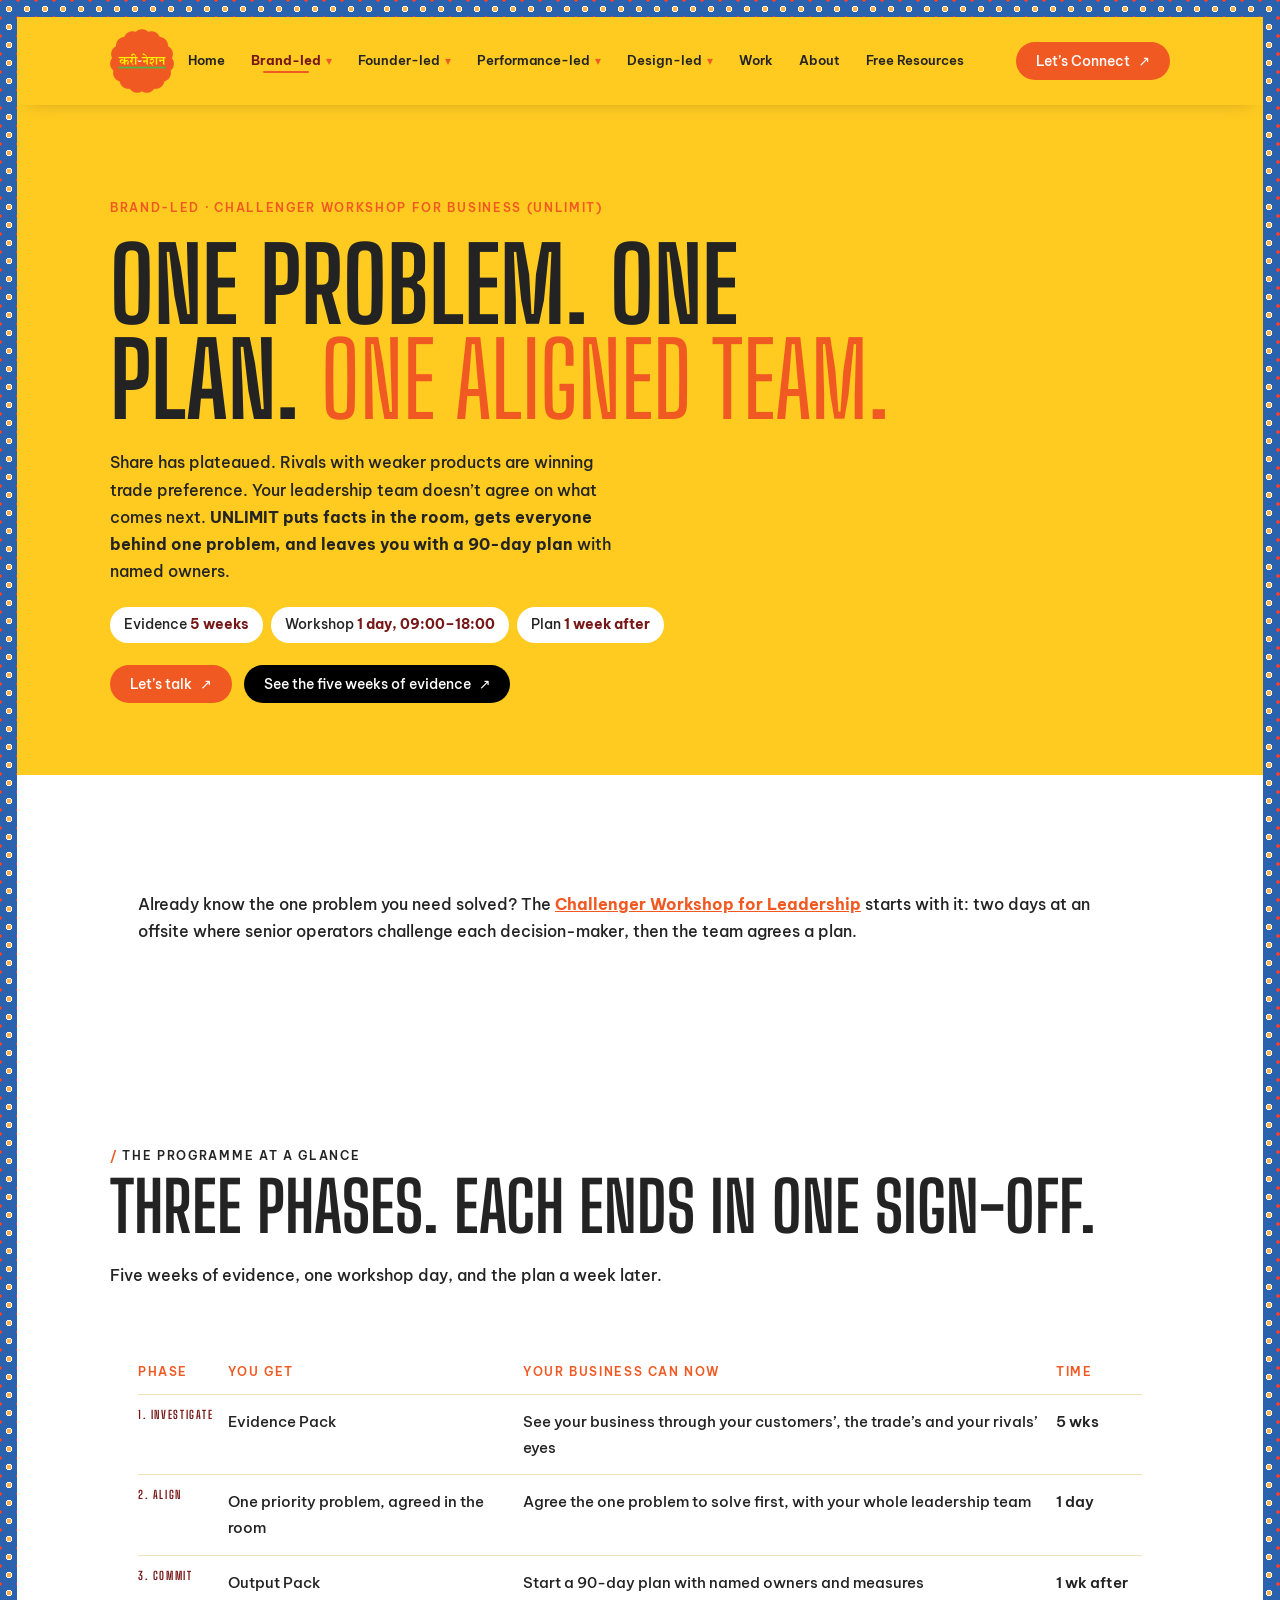
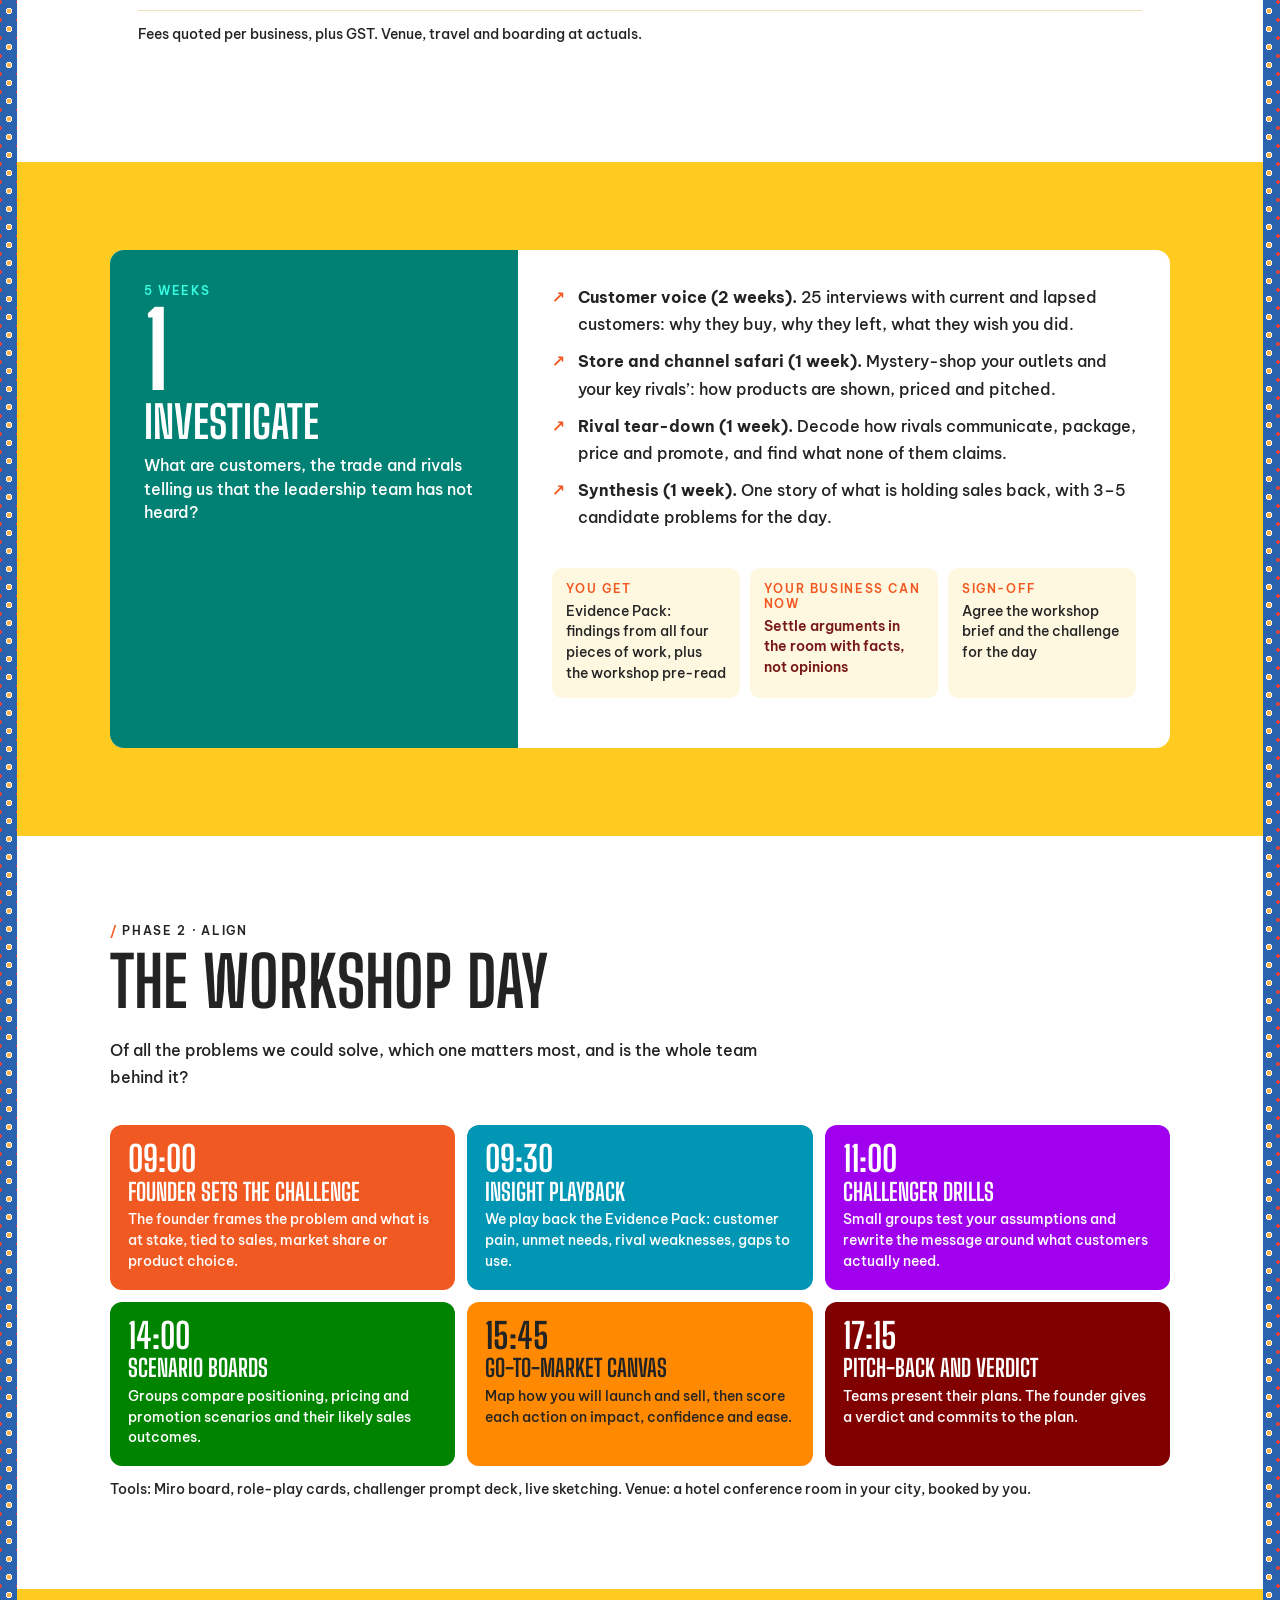
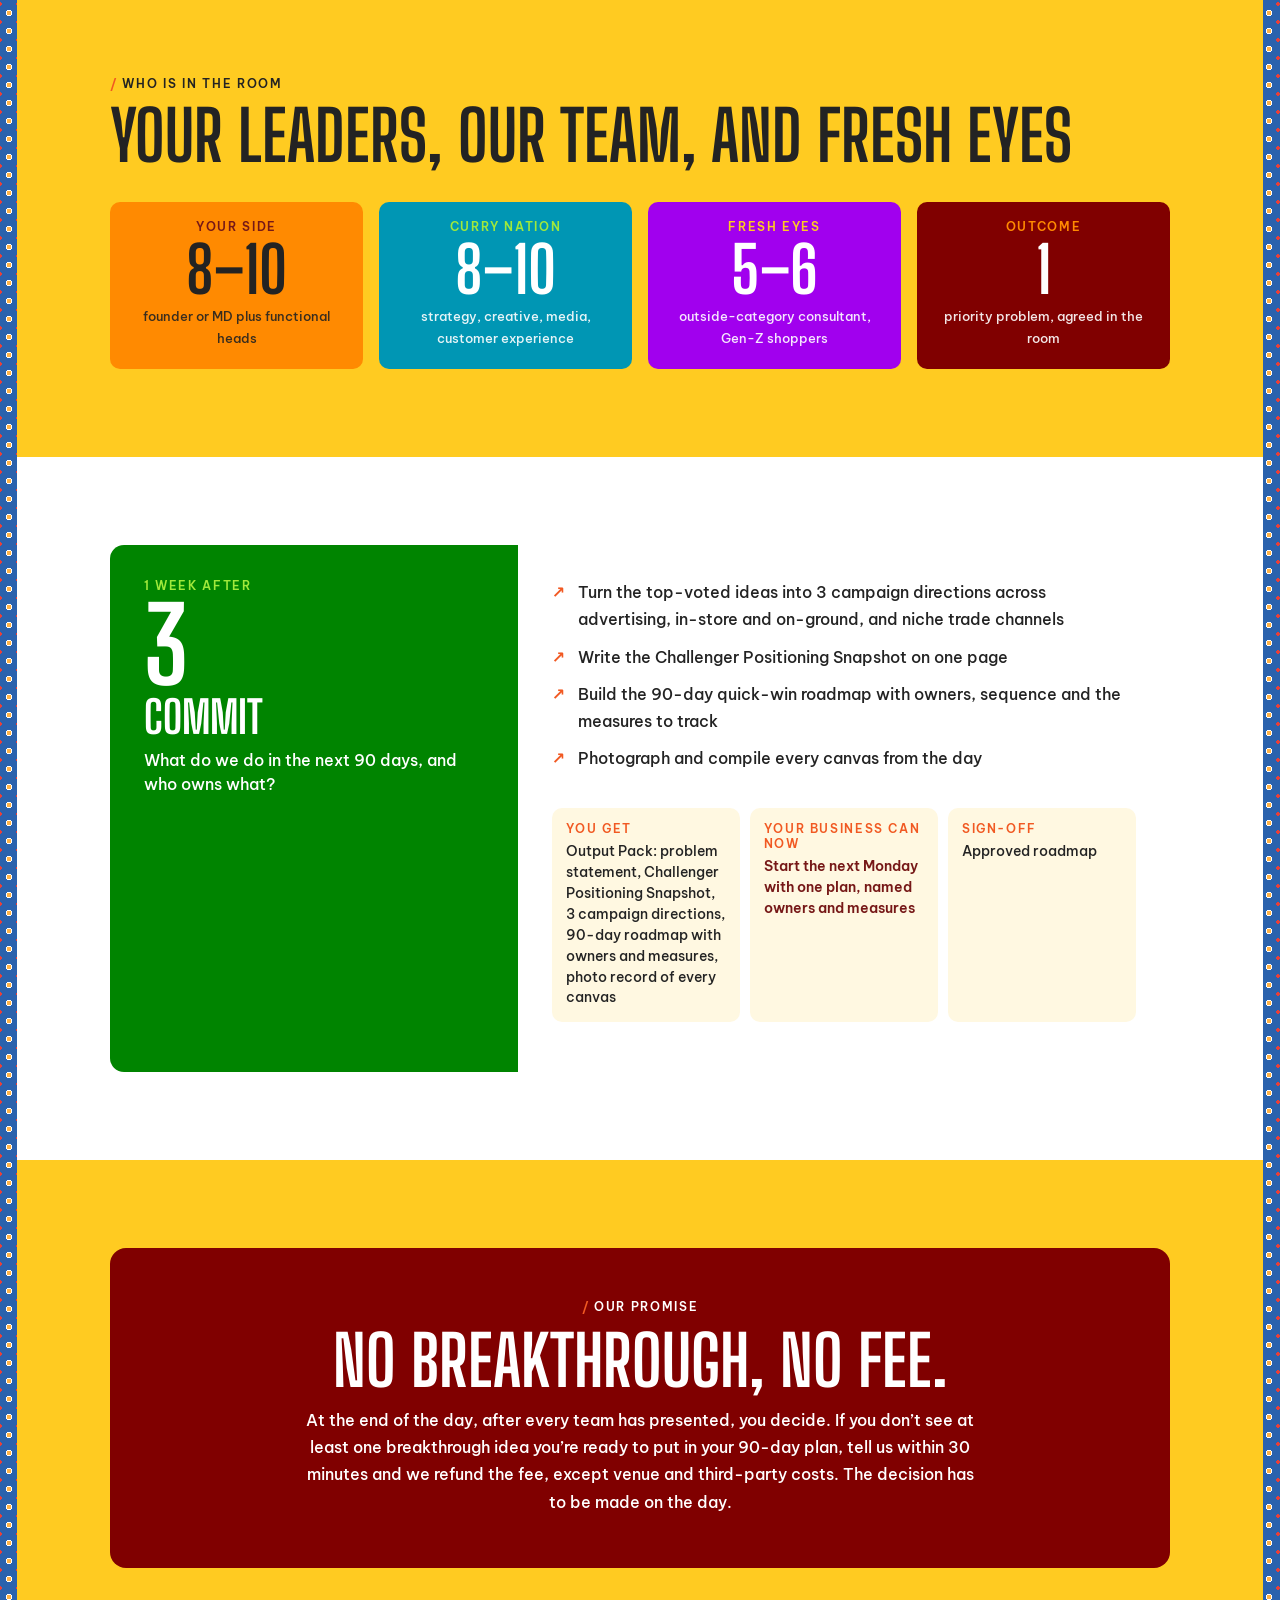
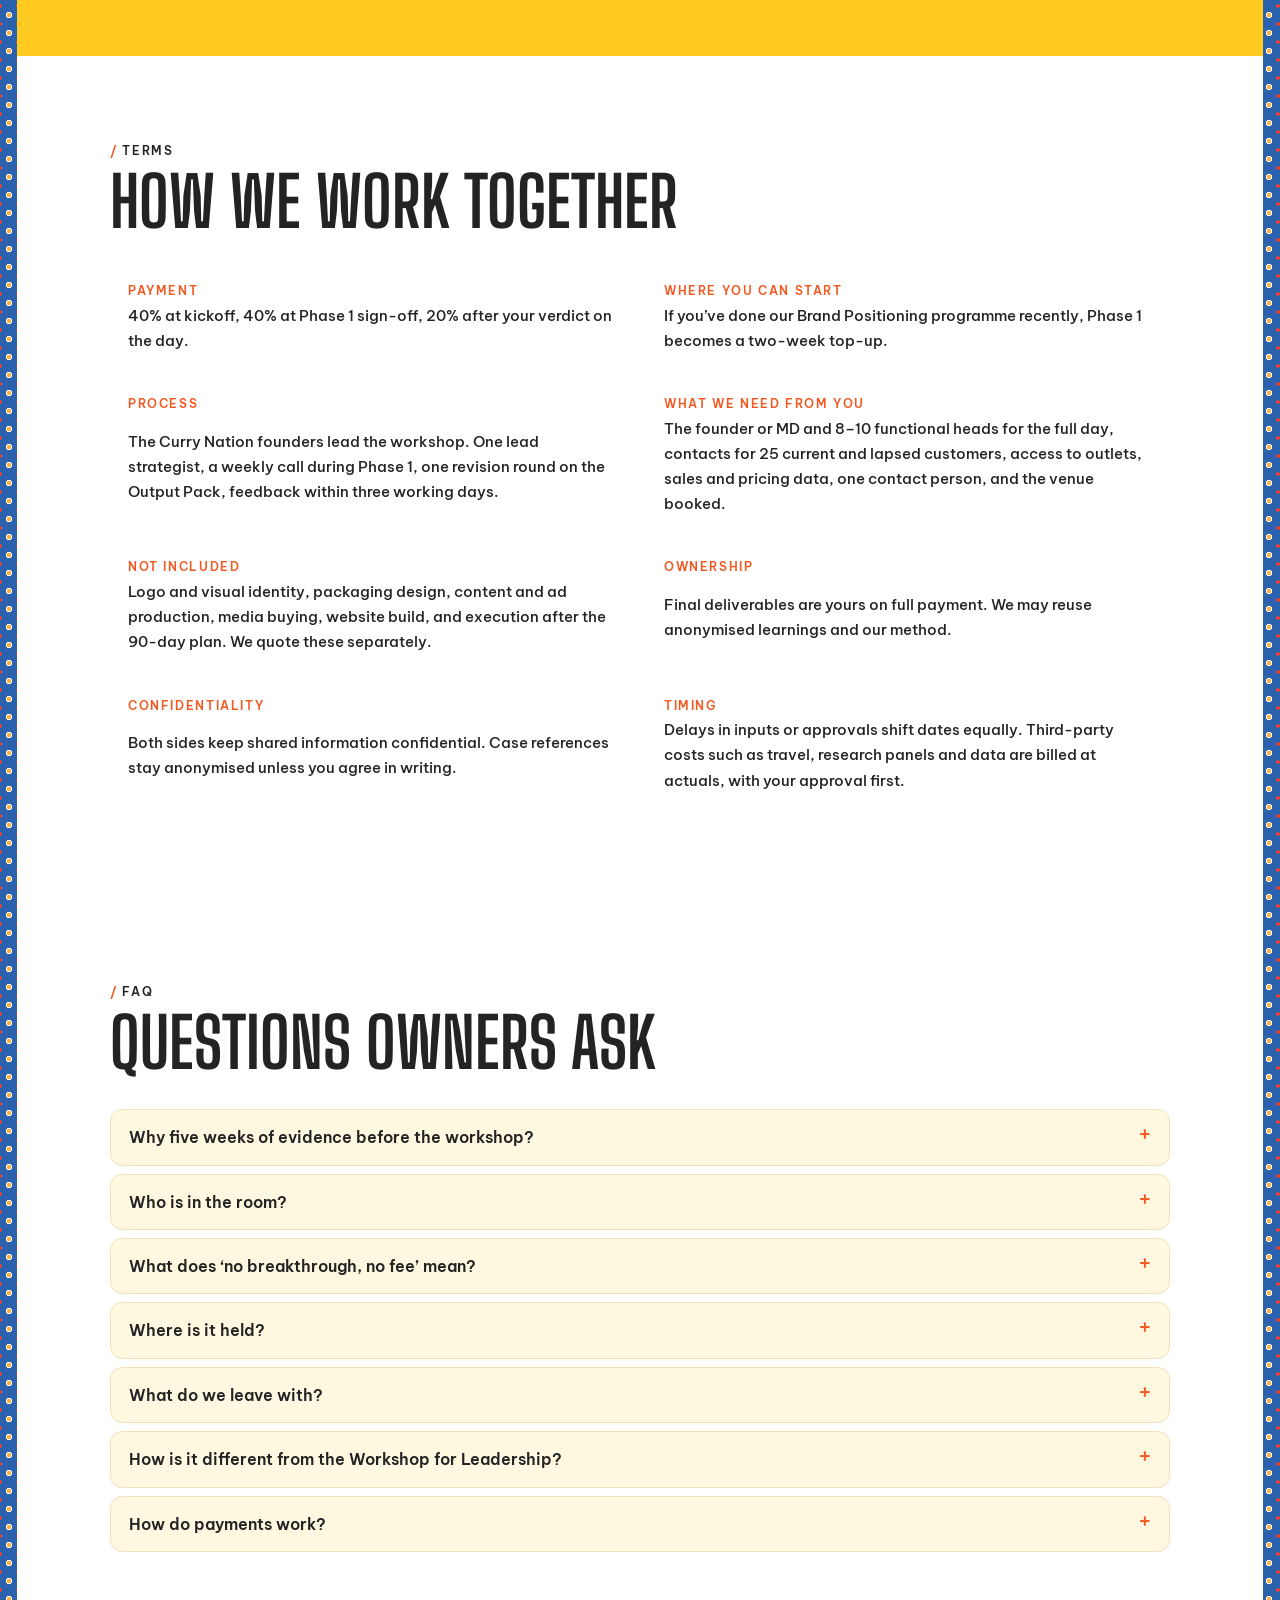
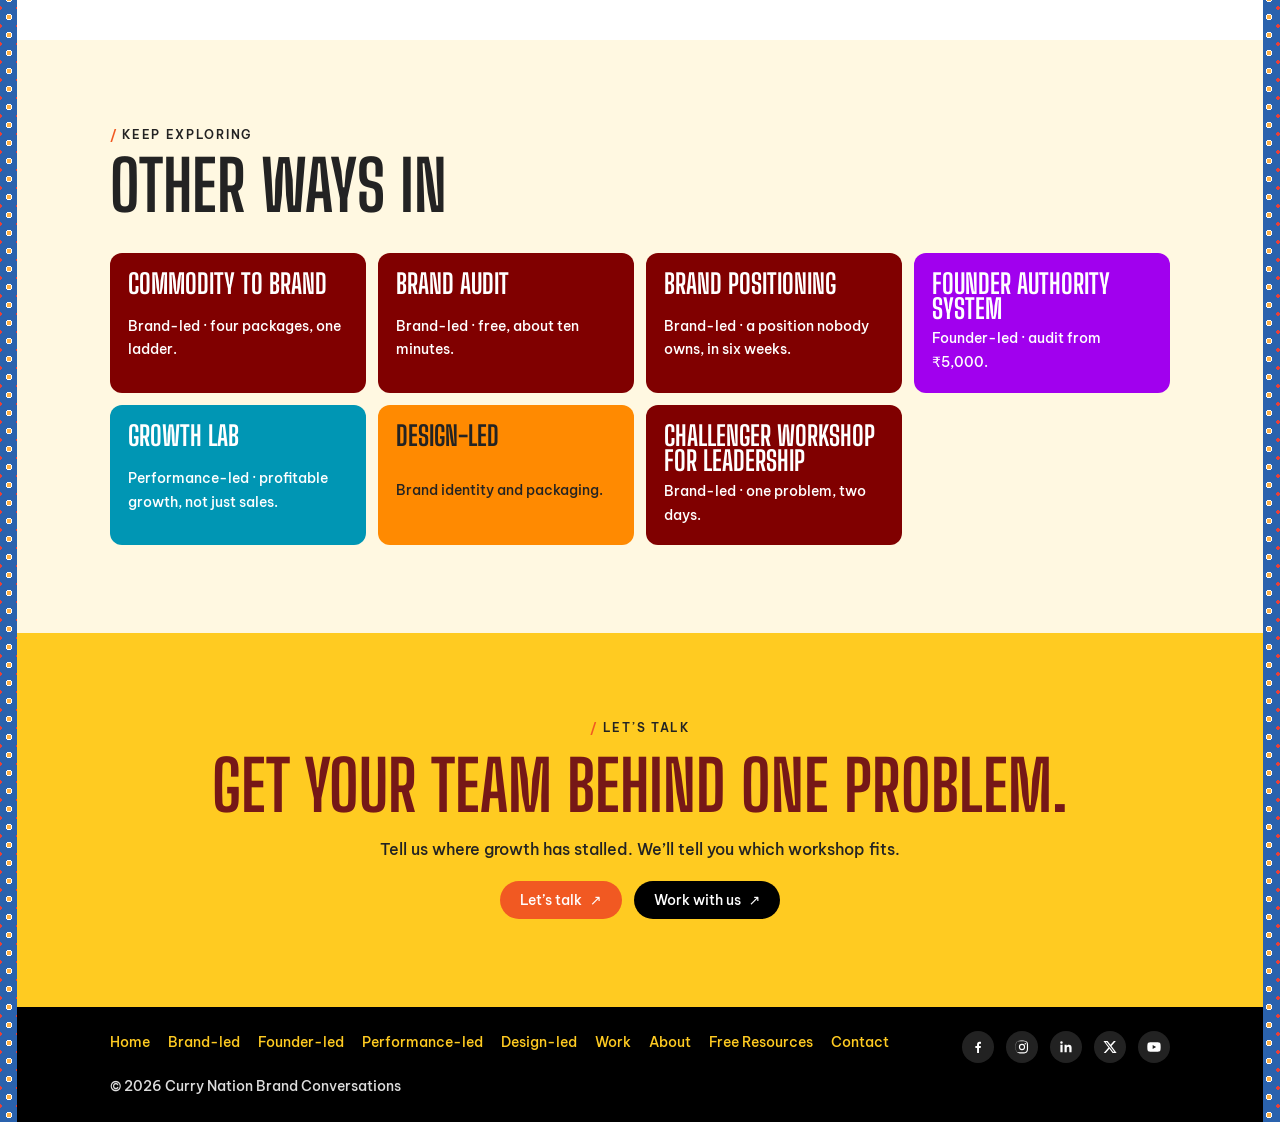
<file: site/challenger-workshop.html>
<!doctype html>
<html lang="en"><head><meta charset="utf-8"><meta name="viewport" content="width=device-width, initial-scale=1, viewport-fit=cover">
<meta name="referrer" content="no-referrer">
<title>Challenger Workshop for Business · Curry Nation</title>
<meta name="description" content="UNLIMIT: five weeks of customer, trade and rival evidence, a workshop day, and a 90-day plan.">
<link rel="preconnect" href="https://fonts.googleapis.com"><link rel="preconnect" href="https://fonts.gstatic.com" crossorigin><link rel="stylesheet" href="https://fonts.googleapis.com/css2?family=Big+Shoulders+Display:wght@500;600;700&family=Be+Vietnam+Pro:wght@400;500;600;700&display=swap">
<style>
/* Layout: currynation.in system — mustard ground inside a blue folk-print frame; colour-block tiles carry the content */
:root{
  --yellow:#ffcb21; --frame:#2a62ad; --flame:#f15922; --orange:#ff8a01; --maroon:#761817; --red:#800000;
  --green:#008400; --purple:#a100ee; --teal:#0096b4; --deep:#008173; --lime:#a1e93b; --aqua:#39fde2;
  --slate:#7092be; --pink:#cc3366; --ink:#232323; --white:#fff; --cream:#fff8e1;
  --f-display:"Big Shoulders Display","Arial Narrow",Impact,sans-serif;
  --f-body:"Be Vietnam Pro",system-ui,-apple-system,"Segoe UI",sans-serif;
  --frame-w:clamp(8px,1.3vw,18px);
  color-scheme:light;
}
*{box-sizing:border-box}
body{background-color:var(--frame);
  background-image:radial-gradient(circle at 50% 50%,#ffb347 0 2.2px,#fff 2.3px 3.4px,transparent 3.5px),radial-gradient(circle at 50% 50%,#e8403a 0 1.6px,transparent 1.7px);
  background-size:18px 18px,18px 18px;background-position:0 0,9px 9px}
body{margin:0;font:400 16px/1.65 var(--f-body);color:var(--ink);-webkit-font-smoothing:antialiased}
.page{margin:var(--frame-w) var(--frame-w) 0;background:var(--yellow);min-height:100vh;overflow:hidden}
a{color:inherit}
a:focus-visible,button:focus-visible{outline:3px solid var(--ink);outline-offset:3px}
img{max-width:100%}
.wrap{max-width:1140px;margin:0 auto;padding-inline:clamp(16px,4vw,40px)}
h1,h2,h3,p{margin:0}
h1{font:600 clamp(2.1rem,4.6vw,3.4rem)/1.12 var(--f-body);color:var(--maroon);text-wrap:balance;letter-spacing:-.01em}
.display{font:900 clamp(3rem,9vw,6.5rem)/.9 var(--f-display);text-transform:none;letter-spacing:-.01em;text-wrap:balance}
h2{font:900 clamp(2.4rem,5.6vw,4.2rem)/.95 var(--f-display);text-wrap:balance}
h3{font:800 clamp(1.6rem,3vw,2.2rem)/1 var(--f-display)}
.eyebrow{font:500 .95rem/1.2 var(--f-body);color:var(--ink)}
.eyebrow::before{content:"/ ";color:var(--flame);font-weight:700}
.hl{color:var(--flame)}
.hlp{color:var(--pink)}
/* header */
.top{position:sticky;top:env(safe-area-inset-top,0px);z-index:5;background:var(--yellow);box-shadow:0 6px 18px -12px rgba(0,0,0,.35)}
.top .wrap{display:flex;align-items:center;gap:18px;padding-block:12px;flex-wrap:wrap}
.logo{width:56px;height:56px;border-radius:50%;background:var(--flame) url(https://currynation.in/wp-content/uploads/2025/04/logo.svg) center/cover no-repeat;flex:none;display:grid;place-items:center;font:900 1rem/1 var(--f-display);color:var(--yellow);text-decoration:none;box-shadow:0 0 0 3px var(--slate)}
.nav{display:flex;flex-wrap:wrap;gap:6px 18px;align-items:center;font-size:.9rem;margin-right:auto}
.nav .grp{font:800 .95rem/1 var(--f-display);text-transform:uppercase;letter-spacing:.06em;color:var(--maroon)}
.nav a{text-decoration:none;padding:4px 0;border-bottom:2px solid transparent}
.nav a:hover,.nav a[aria-current]{border-color:var(--flame)}
.nav .sep{width:1px;height:18px;background:rgba(0,0,0,.25)}
/* buttons */
.btn{display:inline-flex;align-items:center;gap:8px;padding:12px 20px;border-radius:60px;font:500 .9rem/1 var(--f-body);text-decoration:none;background:var(--flame);color:#fff;border:0;transition:transform .15s,box-shadow .15s}
.btn::after{content:"↗"}
.btn:hover{transform:translateY(-2px);box-shadow:0 6px 0 -2px var(--ink)}
.btn.dark{background:#000}
.btn.light{background:#fff;color:var(--ink)}
.ctas{display:flex;flex-wrap:wrap;gap:12px;justify-content:center}
/* hero */
.hero{padding-block:clamp(48px,8vw,96px) clamp(40px,6vw,72px);text-align:center;position:relative}
.hero .wrap{display:grid;gap:22px;justify-items:center}
.hero .lede{max-width:60ch;font-size:clamp(1rem,1.6vw,1.12rem)}
.hero .lede b{font-weight:700}
.hero .kicker{font:900 clamp(1.1rem,2vw,1.4rem)/1 var(--f-display);letter-spacing:.08em;text-transform:uppercase;color:var(--flame)}
.chips{display:flex;flex-wrap:wrap;gap:8px;justify-content:center}
.chips span{background:#fff;border-radius:60px;padding:6px 14px;font-size:.85rem}
.chips b{color:var(--maroon)}
.hero-art{position:absolute;width:clamp(90px,13vw,170px);aspect-ratio:1;background:center/contain no-repeat;opacity:.95;pointer-events:none}
.hero-art.l{left:2%;bottom:8%;transform:rotate(-8deg)}
.hero-art.r{right:2%;top:12%;transform:rotate(8deg)}
@media (max-width:900px){.hero-art{display:none}}
/* sections */
section{padding-block:clamp(48px,7vw,88px)}
.white{background:#fff}
.cream{background:var(--cream)}
.sec-head{display:grid;gap:12px;margin-bottom:34px;justify-items:start}
.sec-head.center{justify-items:center;text-align:center}
.sec-head p.sub{max-width:62ch;font-size:1.03rem}
/* stat tiles (site's YEARS / PROJECTS tiles) */
.stats{display:grid;grid-template-columns:repeat(4,minmax(0,1fr));gap:16px}
.stat{border-radius:10px;padding:18px 16px 20px;text-align:center;display:grid;gap:6px;color:#fff}
.stat .k{font:800 .95rem/1 var(--f-display);text-transform:uppercase;letter-spacing:.06em}
.stat .v{font:900 clamp(2.6rem,6vw,4rem)/.9 var(--f-display)}
.stat .s{font-size:.82rem;opacity:.9}
/* colour fills */
.c-orange{background:var(--orange);color:var(--ink)} .c-orange .k{color:var(--maroon)}
.c-teal{background:var(--teal);color:#fff} .c-teal .k{color:var(--lime)}
.c-deep{background:var(--deep);color:#fff} .c-deep .k{color:var(--aqua)}
.c-red{background:var(--red);color:#fff} .c-red .k{color:var(--orange)}
.c-green{background:var(--green);color:#fff} .c-green .k{color:var(--lime)}
.c-purple{background:var(--purple);color:#fff} .c-purple .k{color:var(--yellow)}
.c-lime{background:var(--lime);color:var(--ink)} .c-lime .k{color:var(--green)}
.c-slate{background:var(--slate);color:#fff} .c-slate .k{color:var(--cream)}
.c-flame{background:var(--flame);color:#fff} .c-flame .k{color:var(--yellow)}
.c-aqua{background:var(--aqua);color:var(--ink)} .c-aqua .k{color:var(--deep)}
/* glance table */
.card{background:#fff;border-radius:12px;padding:clamp(16px,3vw,28px)}
.tablewrap{overflow-x:auto}
table{width:100%;border-collapse:collapse;min-width:620px;font-size:.95rem}
th,td{text-align:left;vertical-align:top;padding:14px 14px 14px 0;border-bottom:1px solid #f0e2b8}
th{font:800 .95rem/1 var(--f-display);text-transform:uppercase;letter-spacing:.06em;color:var(--flame)}
td.k{font:900 1.5rem/1 var(--f-display);color:var(--maroon);white-space:nowrap}
td.t{font-weight:600;white-space:nowrap;font-variant-numeric:tabular-nums}
tr.total td{border-bottom:0;background:var(--cream)}
tr.total td.k{color:var(--flame);padding-left:10px}
.note{font-size:.85rem;margin-top:12px}
/* phases: colour tile + white panel */
.phases{display:grid;gap:18px}
.phase{display:grid;grid-template-columns:minmax(0,5fr) minmax(0,8fr);border-radius:14px;overflow:hidden;background:#fff}
.ptile{padding:clamp(22px,3vw,34px);display:grid;gap:10px;align-content:start;position:relative;min-height:260px}
.ptile .n{font:900 clamp(4rem,9vw,6.5rem)/.8 var(--f-display)}
.ptile .k{font:800 1rem/1 var(--f-display);text-transform:uppercase;letter-spacing:.08em}
.ptile h3{font-size:clamp(2rem,3.6vw,2.8rem)}
.ptile .q{font-size:1.02rem;line-height:1.45;font-weight:500;max-width:34ch}
.ptile .art{position:absolute;right:14px;bottom:10px;width:96px;height:96px;background:center/contain no-repeat;opacity:.9}
.ppanel{padding:clamp(22px,3vw,34px);display:grid;gap:20px;align-content:start;min-width:0}
ul.acts{margin:0;padding:0;list-style:none;display:grid;gap:10px}
ul.acts li{padding-left:26px;position:relative}
ul.acts li::before{content:"↗";position:absolute;left:0;top:0;color:var(--flame);font-weight:700}
ul.acts b{font-weight:700}
.out{display:grid;grid-template-columns:repeat(3,minmax(0,1fr));gap:10px}
.out div{background:var(--cream);border-radius:10px;padding:14px;display:grid;gap:4px;align-content:start}
.out dt{font:800 .85rem/1 var(--f-display);text-transform:uppercase;letter-spacing:.07em;color:var(--flame)}
.out dd{margin:0;font-size:.9rem;line-height:1.45}
.out div:nth-child(2) dd{font-weight:600;color:var(--maroon)}
.lens{display:flex;flex-wrap:wrap;gap:8px;align-items:center;font-size:.85rem}
.lens>span:first-child{font:800 .85rem/1 var(--f-display);text-transform:uppercase;letter-spacing:.07em;margin-right:4px}
.pill{border:1.5px solid var(--ink);border-radius:60px;padding:4px 12px}
.pill b{font-weight:700}
/* pillars (hub) */
.pillar{display:grid;gap:18px}
.pillar-head{display:flex;flex-wrap:wrap;align-items:end;justify-content:space-between;gap:16px}
.bento{display:grid;grid-template-columns:repeat(3,minmax(0,1fr));gap:0;border-radius:14px;overflow:hidden}
.bento a{display:grid;gap:10px;align-content:start;padding:clamp(20px,3vw,30px);min-height:300px;text-decoration:none;position:relative;transition:filter .2s}
.bento a:hover{filter:saturate(1.15) brightness(1.04)}
.bento .k{font:800 .95rem/1 var(--f-display);text-transform:uppercase;letter-spacing:.08em}
.bento h3{font-size:clamp(2.1rem,3.6vw,3rem)}
.bento p{font-size:.95rem;line-height:1.5;max-width:32ch}
.bento .go{margin-top:auto;font-weight:600;font-size:.9rem}
.bento .go::after{content:" ↗"}
.bento .art{position:absolute;right:12px;bottom:12px;width:110px;height:110px;background:center/contain no-repeat}
.badge{display:inline-block;background:#fff;color:var(--flame);border-radius:60px;padding:3px 10px;font:800 .8rem/1.2 var(--f-display);letter-spacing:.06em;width:max-content}
/* tier scale */
.scale{display:grid;grid-template-columns:repeat(4,minmax(0,1fr));gap:12px}
.tier{border-radius:12px;padding:20px 16px;display:grid;gap:8px;align-content:start}
.tier .k{font:800 1rem/1 var(--f-display);letter-spacing:.06em;font-variant-numeric:tabular-nums}
.tier .nm{font:900 2.2rem/.9 var(--f-display)}
.tier p{font-size:.9rem;line-height:1.4}
.tier .to{font-size:.85rem;font-weight:600;border-top:1px solid currentColor;padding-top:8px;margin-top:4px}
/* areas */
.areas{display:grid;grid-template-columns:repeat(4,minmax(0,1fr));gap:16px}
.area{border-radius:12px;padding:20px;display:grid;gap:8px;align-content:start}
.area .v{font:900 3.4rem/.85 var(--f-display)}
.area .v small{font:800 .9rem var(--f-display);letter-spacing:.06em;margin-left:4px}
.area h3{font-size:1.8rem}
.area p{font-size:.9rem}
/* numbered list */
ol.reveal{margin:0;padding:0;list-style:none;display:grid;grid-template-columns:repeat(auto-fit,minmax(240px,1fr));gap:12px;counter-reset:r}
ol.reveal li{counter-increment:r;background:#fff;border-radius:12px;padding:16px 18px;display:grid;grid-template-columns:auto minmax(0,1fr);gap:12px;align-items:start;font-size:.95rem}
ol.reveal li::before{content:counter(r);font:900 2.2rem/.85 var(--f-display);color:var(--flame)}
/* steps */
ol.steps{list-style:none;margin:0;padding:0;display:grid;grid-template-columns:repeat(auto-fit,minmax(220px,1fr));gap:14px;counter-reset:s}
ol.steps li{counter-increment:s;background:#fff;border-radius:12px;padding:18px;display:grid;gap:6px;align-content:start}
ol.steps li::before{content:counter(s,decimal-leading-zero);font:900 2.6rem/.85 var(--f-display);color:var(--flame)}
ol.steps b{font-weight:700}
/* day timeline */
.day{display:grid;grid-template-columns:repeat(3,minmax(0,1fr));gap:12px}
.slot{border-radius:12px;padding:18px;display:grid;gap:6px;align-content:start}
.slot time{font:900 2.2rem/.9 var(--f-display);font-variant-numeric:tabular-nums}
.slot h3{font-size:1.5rem}
.slot p{font-size:.9rem;line-height:1.45}
/* terms */
.terms{display:grid;grid-template-columns:repeat(2,minmax(0,1fr));gap:12px}
.terms div{background:#fff;border-radius:12px;padding:16px 18px;display:grid;gap:4px;min-width:0}
.terms h4{margin:0;font:800 1.05rem/1 var(--f-display);text-transform:uppercase;letter-spacing:.06em;color:var(--flame)}
.terms p{font-size:.92rem}
/* promise */
.promise{border-radius:16px;padding:clamp(26px,5vw,52px);display:grid;gap:14px;text-align:center;justify-items:center}
.promise p{max-width:62ch}
/* founder ladder */
.ladder{display:grid;grid-template-columns:repeat(3,minmax(0,1fr));gap:14px;align-items:end}
.rung{border-radius:14px;padding:clamp(20px,3vw,28px);display:grid;gap:10px;align-content:start}
.rung:nth-child(1){min-height:300px}.rung:nth-child(2){min-height:360px}.rung:nth-child(3){min-height:420px}
.rung .k{font:800 .95rem/1 var(--f-display);letter-spacing:.08em;text-transform:uppercase}
.rung h3{font-size:clamp(2.6rem,5vw,3.8rem)}
.rhythm{display:grid;grid-template-columns:repeat(3,minmax(0,1fr));gap:12px}
.rhythm div{background:#fff;border-radius:12px;padding:18px;display:grid;gap:4px}
.rhythm .v{font:900 3rem/.85 var(--f-display);color:var(--purple)}
/* related + close */
.related{display:grid;grid-template-columns:repeat(auto-fit,minmax(220px,1fr));gap:12px}
.related a{border-radius:12px;padding:18px;text-decoration:none;display:grid;gap:6px;transition:transform .15s}
.related a:hover{transform:translateY(-3px)}
.related b{font:900 1.7rem/1 var(--f-display)}
.related span{font-size:.88rem}
.close{text-align:center}
.close .wrap{display:grid;gap:18px;justify-items:center}
.close .display{color:var(--maroon)}
.close p{max-width:56ch}
.foot{background:#000;color:#ddd;font-size:.85rem}
.foot .wrap{display:flex;flex-wrap:wrap;justify-content:space-between;gap:12px;padding-block:24px}
.foot a{text-decoration:none;color:var(--yellow)}
@media (max-width:860px){
  .phase{grid-template-columns:1fr}.ptile{min-height:0}
  .out,.terms,.day,.ladder,.rhythm,.bento{grid-template-columns:1fr}
  .stats,.scale,.areas{grid-template-columns:repeat(2,minmax(0,1fr))}
  .rung{min-height:0!important}.bento a{min-height:230px}
}
@media (max-width:440px){.stats,.scale,.areas{grid-template-columns:1fr}}
@media (prefers-reduced-motion:reduce){*{transition:none!important}}

/* v3 additions: home page + founder authority system */
.giant{font:900 clamp(3.2rem,10vw,7.4rem)/.88 var(--f-display);color:var(--maroon);letter-spacing:-.01em}
.home-hero{padding-block:clamp(56px,10vw,120px) clamp(48px,7vw,84px)}
.logos-sec{padding-block:36px 44px}
.marquee{display:flex;overflow:hidden;gap:14px;margin-top:18px;mask-image:linear-gradient(90deg,transparent,#000 6%,#000 94%,transparent)}
.marquee ul{display:flex;gap:14px;margin:0;padding:0;list-style:none;flex:none;animation:slide 60s linear infinite}
.marquee li{width:140px;height:78px;border:1px solid #eee;border-radius:6px;display:grid;place-items:center;padding:10px;background:#fff}
.marquee img{max-height:56px;max-width:110px;object-fit:contain}
.marquee .wm{font:800 1.05rem/1.05 var(--f-display);text-align:center;color:var(--maroon);text-transform:uppercase;letter-spacing:.03em}
@keyframes slide{to{transform:translateX(calc(-100% - 14px))}}
@media (prefers-reduced-motion:reduce){.marquee ul{animation:none}.marquee{flex-wrap:wrap;justify-content:center;mask-image:none}.marquee ul+ul{display:none}.marquee ul{flex-wrap:wrap;justify-content:center}}
.split{display:grid;grid-template-columns:repeat(2,minmax(0,1fr));gap:16px}
.half{border-radius:16px;padding:clamp(24px,4vw,40px);display:grid;gap:12px;align-content:start;min-height:320px;text-decoration:none;position:relative;transition:transform .15s}
.half:hover{transform:translateY(-3px)}
.half .k{font:800 1rem/1 var(--f-display);text-transform:uppercase;letter-spacing:.08em}
.half h3{font-size:clamp(2.4rem,5vw,3.8rem);max-width:12ch}
.half p{max-width:40ch}
.half .go{margin-top:auto;font-weight:600}.half .go::after{content:" ↗"}
.half .art{position:absolute;right:18px;bottom:16px;width:140px;height:140px;background:center/contain no-repeat}
.flow{position:relative}
.scale.mini{margin-top:14px}.scale.mini .tier{padding:14px}.scale.mini .nm{font-size:1.7rem}
.stages{display:grid;grid-template-columns:repeat(4,minmax(0,1fr));gap:12px;margin-bottom:18px}
.stage{border-radius:14px;padding:22px 20px;display:grid;gap:8px;align-content:start;text-decoration:none;min-height:230px;transition:transform .15s}
.stage:hover{transform:translateY(-3px)}
.stage .k{font:800 .95rem/1 var(--f-display);text-transform:uppercase;letter-spacing:.08em}
.stage h3{font-size:clamp(1.9rem,3vw,2.5rem)}
.stage .price{font:900 1.5rem/1 var(--f-display);background:rgba(255,255,255,.18);border-radius:60px;padding:6px 12px;width:max-content}
.stage p{font-size:.92rem}
.about{display:grid;grid-template-columns:repeat(4,minmax(0,1fr));grid-auto-rows:minmax(150px,auto);gap:0;border-radius:14px;overflow:hidden}
.ab{padding:22px;display:grid;place-items:center;position:relative}
.ab.big{grid-column:span 2;place-items:center start}
.ab.big p{font-size:clamp(1.05rem,1.8vw,1.3rem);font-weight:500;line-height:1.5}
.ab.wide{grid-column:span 2;place-items:center start}
.ab.wide p{font-size:1.05rem;font-weight:500;max-width:42ch}
.ab-art{width:min(120px,80%);aspect-ratio:1;background:center/contain no-repeat}
.case{border-radius:16px;padding:clamp(24px,4vw,40px);display:grid;grid-template-columns:minmax(0,1fr) minmax(0,1fr);gap:24px;align-items:center}
.case .k{font:800 1rem/1 var(--f-display);text-transform:uppercase;letter-spacing:.08em;color:var(--orange)}
.case h3{font-size:clamp(2rem,4vw,3rem);margin-top:8px}
.awards{display:grid;gap:12px}
.awards div{background:rgba(255,255,255,.12);border-radius:10px;padding:14px 16px;display:grid;gap:4px}
.awards span{font-size:.88rem;opacity:.9}
.quotes{display:grid;grid-template-columns:repeat(3,minmax(0,1fr));gap:14px}
.quote{margin:0;border-radius:14px;padding:22px;display:grid;gap:12px;align-content:start}
.quote h3{font-size:1.7rem}
.quote blockquote{margin:0;font-size:.95rem;line-height:1.55}
.quote figcaption{display:grid;gap:2px;font-size:.88rem;margin-top:auto}
.featured{display:flex;flex-wrap:wrap;gap:10px 28px;align-items:center;justify-content:center;margin-top:36px;padding-top:24px;border-top:1px solid #f0e2b8}
.featured span{font-size:.9rem}
.featured b{font:900 1.5rem/1 var(--f-display);color:#666}
.trio{display:grid;grid-template-columns:repeat(3,minmax(0,1fr));gap:12px}
.ex{border-radius:14px;padding:22px;display:grid;gap:8px;align-content:start}
.ex .k{font:800 .9rem/1.2 var(--f-display);text-transform:uppercase;letter-spacing:.07em}
.ex h3{font-size:clamp(1.7rem,2.6vw,2.2rem)}
.mute2{opacity:.7;font-size:.9em}
.gap{display:grid;grid-template-columns:repeat(3,minmax(0,1fr));gap:12px}
.gap div{border-radius:14px;padding:22px;display:grid;gap:10px;align-content:start}
.gap .n{font:900 3.4rem/.85 var(--f-display)}
.gap p{font-size:1.05rem;font-weight:500}
.test{margin-top:14px;background:#000;color:#fff;border-radius:14px;padding:clamp(22px,4vw,34px);display:grid;gap:10px}
.test .k{font:800 1rem/1 var(--f-display);text-transform:uppercase;letter-spacing:.08em;color:var(--yellow)}
.test p{font-size:clamp(1.1rem,2vw,1.4rem);line-height:1.45;max-width:60ch}
.fit{display:grid;grid-template-columns:repeat(2,minmax(0,1fr));gap:14px}
.fit>div{border-radius:14px;padding:24px;background:#fff;display:grid;gap:12px;align-content:start}
.fit h3{font-size:2rem}
.fit .yes h3{color:var(--green)}.fit .no h3{color:var(--red)}
.fit ul{margin:0;padding:0;list-style:none;display:grid;gap:8px}
.fit li{padding-left:26px;position:relative}
.fit .yes li::before{content:"✓";position:absolute;left:0;color:var(--green);font-weight:700}
.fit .no li::before{content:"✕";position:absolute;left:0;color:var(--red);font-weight:700}
.modules{display:grid;grid-template-columns:repeat(3,minmax(0,1fr));gap:12px}
.modules.four{grid-template-columns:repeat(4,minmax(0,1fr))}
.modules div{border-radius:12px;padding:20px;display:grid;gap:6px;align-content:start}
.modules .n{font:900 2.4rem/.85 var(--f-display);opacity:.85}
.modules h3{font-size:1.8rem}
.modules p{font-size:.92rem;line-height:1.45}
.day.four{grid-template-columns:repeat(4,minmax(0,1fr))}
.managed{margin-top:14px;display:grid;grid-template-columns:minmax(0,1fr) minmax(0,1fr);gap:24px;align-items:start}
.sel{user-select:all}
@media (max-width:860px){
  .split,.trio,.gap,.fit,.quotes,.case,.managed{grid-template-columns:1fr}
  .stages,.modules,.modules.four,.day.four,.about{grid-template-columns:repeat(2,minmax(0,1fr))}
}
@media (max-width:440px){.stages,.modules,.modules.four,.day.four,.about{grid-template-columns:1fr}.ab.big,.ab.wide{grid-column:auto}}

/* ---------- v4: logo, cascading nav, home pillars, CXO band, performance ---------- */
.logo{width:64px;height:64px;background:none!important;box-shadow:none!important;border-radius:0;display:block;flex:none}
.logo img{width:64px;height:64px;display:block}
.top .wrap{flex-wrap:nowrap;gap:14px}
.nav{margin-right:auto;min-width:0}
.menu{list-style:none;margin:0;padding:0;display:flex;align-items:center;gap:2px}
.m{position:relative}
.mt{display:inline-flex;align-items:center;gap:6px;background:none;border:0;font:500 .92rem/1 var(--f-body);color:var(--ink);padding:12px 10px;border-radius:60px;cursor:pointer;text-decoration:none;white-space:nowrap}
.mt i{font-style:normal;font-size:.7em;color:var(--flame);transition:transform .15s}
.mt:hover,.m.open>.mt{background:rgba(255,255,255,.55)}
.m.here>.mt,.mt[aria-current]{color:var(--maroon);font-weight:700}
.m.here>.mt::after,.mt[aria-current]::after{content:"";display:block;position:absolute;left:12px;right:12px;bottom:4px;height:2px;background:var(--flame)}
.m.open>.mt i{transform:rotate(180deg)}
.sub{display:none;position:absolute;top:100%;left:0;margin-top:6px;width:320px;background:#fff;border-radius:14px;box-shadow:0 18px 40px -16px rgba(0,0,0,.35);padding:10px;z-index:20;gap:2px}
.sub::before{content:"";position:absolute;left:0;right:0;top:-10px;height:10px}
.m.open>.sub{display:grid}
@media (hover:hover) and (min-width:1101px){.m:hover>.sub{display:grid}.m:hover>.mt i{transform:rotate(180deg)}}
.sub-k{font-size:.78rem;color:#7a6a4a;padding:6px 10px 8px;border-bottom:1px solid #f3e7c6;margin-bottom:4px}
.sub a{display:grid;gap:2px;padding:9px 10px;border-radius:10px;text-decoration:none}
.sub a:hover,.sub a:focus-visible{background:var(--cream)}
.sub a b{font-weight:600;font-size:.92rem;color:var(--ink)}
.sub a small{font-size:.78rem;color:#7a6a4a}
.sub a.all{font-size:.82rem;font-weight:600;color:var(--flame);border-top:1px solid #f3e7c6;margin-top:4px;border-radius:0 0 10px 10px}
.burger{display:none;align-items:center;gap:8px;background:#000;color:#fff;border:0;border-radius:60px;padding:10px 16px;font:500 .9rem/1 var(--f-body);cursor:pointer}
.burger span{width:16px;height:2px;background:#fff;box-shadow:0 -5px 0 #fff,0 5px 0 #fff}
@media (max-width:1100px){
  .top .wrap{flex-wrap:wrap}
  .burger{display:inline-flex;margin-left:auto}
  .cta-top{display:none}
  .nav{order:5;flex-basis:100%;display:none;margin:0}
  .top.navopen .nav{display:block;max-height:calc(100vh - 110px);overflow:auto;padding-bottom:12px}
  .menu{flex-direction:column;align-items:stretch;gap:2px}
  .mt{width:100%;justify-content:space-between;padding:14px 12px;font-size:1rem;background:rgba(255,255,255,.4)}
  .m.here>.mt::after,.mt[aria-current]::after{display:none}
  .sub{position:static;width:auto;box-shadow:none;margin:4px 0 8px}
}
/* hero */
.home-hero .giant{margin-top:6px}
.rot{display:inline-block;color:var(--flame);transition:opacity .28s,transform .28s}
.rot.out{opacity:0;transform:translateY(12px)}
.for{font:600 clamp(1.3rem,3vw,2.1rem)/1.2 var(--f-body);color:var(--maroon)}
.for b{font-weight:700;background:linear-gradient(transparent 62%,rgba(241,89,34,.35) 0)}
/* pillars */
.pillars{display:grid;gap:18px}
.pillar-row{display:grid;grid-template-columns:minmax(0,4fr) minmax(0,8fr);background:#fff;border-radius:16px;overflow:hidden;scroll-margin-top:100px}
.ptag{padding:clamp(22px,3vw,32px);display:grid;gap:10px;align-content:start;position:relative;min-height:260px}
.ptag .n{font:900 clamp(3.6rem,7vw,5.4rem)/.8 var(--f-display)}
.ptag h3{font-size:clamp(2.2rem,4vw,3.2rem)}
.ptag p{font-size:.95rem;line-height:1.5;max-width:34ch}
.ptag .oc{font-size:.88rem;border-top:1px solid currentColor;padding-top:10px;opacity:.95}
.ptag .art{position:absolute;right:14px;bottom:12px;width:90px;height:90px;background:center/contain no-repeat}
.prods{display:grid;grid-template-columns:repeat(2,minmax(0,1fr));gap:1px;background:#f3e7c6}
.prods.one{grid-template-columns:1fr}
.prod{background:#fff;padding:20px 22px;display:grid;gap:6px;align-content:start;text-decoration:none;transition:background .15s}
.prod:hover{background:var(--cream)}
.prod .pt{font:900 1.65rem/1 var(--f-display);color:var(--maroon)}
.prod .pt::after{content:" ↗";color:var(--flame);font-size:.8em}
.prod .pm{font:800 .82rem/1 var(--f-display);text-transform:uppercase;letter-spacing:.08em;color:var(--flame)}
.prod .pd{font-size:.9rem;line-height:1.5}
.prods.one .prod{align-content:center;padding:28px}
.prods.one .pt{font-size:2.4rem}
/* cxo band */
.cxo-band{background:#000;color:#fff}
.cxo-grid{display:grid;grid-template-columns:minmax(0,7fr) minmax(0,5fr);gap:32px;align-items:center}
.cxo-band .display{color:var(--yellow);margin:10px 0 14px}
.cxo-band .sub{color:#e9e2d0;max-width:58ch;margin-bottom:22px}
.eyebrow.light{color:#fff}
.cxo-facts{display:grid;grid-template-columns:repeat(2,minmax(0,1fr));gap:10px}
.cxo-facts div{background:#1c1c1c;border-radius:12px;padding:18px;display:grid;gap:6px}
.cxo-facts .v{font:900 3rem/.85 var(--f-display);color:var(--flame)}
.cxo-facts span:last-child{font-size:.88rem;color:#ddd}
/* performance */
.platforms{display:flex;flex-wrap:wrap;justify-content:center;gap:10px;margin-top:16px}
.platforms span{font:900 1.4rem/1 var(--f-display);border:2px solid var(--ink);border-radius:60px;padding:10px 18px}
.channels{display:grid;grid-template-columns:repeat(3,minmax(0,1fr));gap:12px}
.chan{border-radius:14px;padding:22px;display:grid;gap:8px;align-content:start}
.chan .k{font:800 .9rem/1.2 var(--f-display);text-transform:uppercase;letter-spacing:.07em}
.chan h3{font-size:2rem}
.chan p{font-size:.92rem;line-height:1.5}
.chan .sig{border-top:1px solid currentColor;padding-top:10px;display:grid;gap:4px;font-size:.85rem}
.chain{display:flex;flex-wrap:wrap;justify-content:center;align-items:center;gap:8px;margin-top:26px}
.chain span{background:var(--cream);border-radius:60px;padding:10px 16px;font:900 1.3rem/1 var(--f-display)}
.chain span.end{background:var(--flame);color:#fff}
.chain i{font-style:normal;color:var(--flame);font-weight:700}
.planner-band{background:var(--deep);color:#fff}
.planner-grid{display:grid;grid-template-columns:minmax(0,5fr) minmax(0,6fr);gap:32px;align-items:center}
.planner-band .display{color:var(--aqua);margin:10px 0 14px}
.planner-band .sub{color:#dff;margin-bottom:22px}
.planner-band .fine{font-size:.8rem;opacity:.8;margin-top:16px;max-width:52ch}
.scenario{background:#fff;color:var(--ink);border-radius:16px;padding:22px}
.scenario .sk{font:800 .85rem/1.3 var(--f-display);text-transform:uppercase;letter-spacing:.06em;color:var(--deep);margin-bottom:14px}
.sgrid{display:grid;grid-template-columns:repeat(2,minmax(0,1fr));gap:10px}
.sgrid div{background:var(--cream);border-radius:10px;padding:14px;display:grid;gap:4px}
.sgrid .v{font:900 2.2rem/.9 var(--f-display);color:var(--deep);font-variant-numeric:tabular-nums}
.sgrid span:last-child{font-size:.82rem}
/* workshop options */
.options{display:grid;grid-template-columns:repeat(2,minmax(0,1fr));gap:14px}
.option{border-radius:16px;padding:clamp(22px,3vw,32px);display:grid;gap:12px;align-content:start;scroll-margin-top:100px}
.option .k{font:800 .95rem/1 var(--f-display);text-transform:uppercase;letter-spacing:.08em}
.option h3{font-size:clamp(2rem,3.6vw,2.8rem)}
.option ul{margin:0;padding-left:18px;display:grid;gap:6px;font-size:.95rem}
.option .best{background:rgba(255,255,255,.16);border-radius:10px;padding:12px 14px;font-size:.9rem}
.phase .n[id],.ptile .n[id]{scroll-margin-top:110px}
@media (max-width:860px){
  .pillar-row,.cxo-grid,.planner-grid,.options{grid-template-columns:1fr}
  .ptag{min-height:0}
  .channels{grid-template-columns:1fr}
}
@media (max-width:560px){.prods,.sgrid,.cxo-facts{grid-template-columns:1fr}}
.prods .prod:last-child:nth-child(odd){grid-column:1/-1}
.ptag h3{font-size:clamp(2rem,3.4vw,2.9rem);overflow-wrap:anywhere}
.cxo-band .display{font-size:clamp(2.6rem,5vw,4.4rem)}

/* ---------- v5: typography placement from the Growth Lab site ---------- */
body{font-weight:500;line-height:1.7}
h1,h2,h3,.display,.giant,
.ptile h3,.ptag h3,.bento h3,.half h3,.stage h3,.rung h3,.ex h3,.option h3,.chan h3,.slot h3,.modules h3,.fit h3,.quote h3,.case h3,.prod .pt,.related b{
  font-family:var(--f-display)!important;font-weight:700!important;text-transform:uppercase;letter-spacing:0;line-height:.93}
h1,.giant{font-size:clamp(3rem,8vw,6.8rem)!important;color:var(--ink)!important}
h2,.display{font-size:clamp(2.4rem,5.4vw,5rem)!important}
h3{font-size:clamp(1.6rem,2.6vw,2.6rem)}
.hl,.hlp,.rot,h1 .hl,h2 .hl{color:var(--flame)!important;font-weight:500!important}
h1 .hl,h1 .hlp,h1 .rot,h2 .hl,.display .hl{font-weight:500!important}
.hero{text-align:left}
.hero .wrap{justify-items:start}
.hero .chips,.hero .ctas{justify-content:flex-start}
.hero .lede{font-size:1rem;line-height:1.7;max-width:46ch;font-weight:500}
.hero-art.l{display:none}
.hero-art.r{right:4%;top:auto;bottom:10%;width:clamp(120px,16vw,220px)}
.kicker{font:600 .75rem/1.2 var(--f-body)!important;letter-spacing:.14em!important;text-transform:uppercase;color:var(--flame)}
.for{font:600 clamp(1.4rem,2.6vw,2.2rem)/1 var(--f-display)!important;text-transform:uppercase;color:var(--ink)!important;letter-spacing:.01em}
.for b{font-weight:700;background:none;color:var(--maroon)}
.eyebrow{font:600 .75rem/1.2 var(--f-body);letter-spacing:.14em;text-transform:uppercase}
.sec-head p.sub,.sub{font-size:1rem;line-height:1.7}
/* small labels inside tiles: body face, tracked caps */
.k,.stat .k,.ptile .k,.bento .k,.half .k,.stage .k,.rung .k,.ex .k,.option .k,.chan .k,.case .k,.test .k,.prod .pm,.out dt,.terms h4,.lens>span:first-child,th,.scenario .sk,.sub-k{
  font-family:var(--f-body)!important;font-weight:600!important;font-size:.72rem!important;letter-spacing:.14em!important;text-transform:uppercase;line-height:1.3}
/* numbers */
.n,.v,.stat .v,.ptile .n,.ptag .n,.gap .n,.area .v,.tier .nm,.slot time,.sgrid .v,.cxo-facts .v,.stage .price,.featured b,td.k,.chain span,.platforms span{
  font-family:var(--f-display)!important;font-weight:700!important}
.tier .nm{text-transform:uppercase}
td.k{text-transform:uppercase}
.chain span,.platforms span{text-transform:uppercase;font-size:1.15rem}
.prod .pt{font-size:1.5rem}
.prods.one .pt{font-size:2.2rem}
/* nav + buttons */
.mt{font-size:.8rem;font-weight:600}
.btn{font-size:.875rem;font-weight:500}
.sub a b{font-weight:600}
/* ---------- v6: team photo hero, leaders, awards, video testimonials ---------- */
.hero-split{display:grid!important;grid-template-columns:minmax(0,6fr) minmax(0,6fr);gap:clamp(24px,4vw,56px);align-items:center;justify-items:stretch!important}
.hero-copy{display:grid;gap:22px;justify-items:start}
.home-hero .hero-art{display:none}
.hero-team{margin:0;position:relative}
.hero-team img{width:100%;height:auto;display:block;border-radius:18px;border:6px solid #fff;box-shadow:0 24px 48px -24px rgba(0,0,0,.45);transform:rotate(1.2deg)}
.hero-team figcaption{margin-top:14px;font-size:.85rem}
.hero-team figcaption b{font-weight:700;color:var(--maroon)}
.hero-team .sticker{position:absolute;left:-28px;bottom:26px;width:92px;height:92px;background:center/contain no-repeat;transform:rotate(-10deg)}
.leaders{display:grid;grid-template-columns:repeat(3,minmax(0,1fr));gap:14px;margin-top:14px}
.leader{margin:0;background:var(--cream);border-radius:14px;overflow:hidden;display:grid;grid-template-columns:120px minmax(0,1fr)}
.leader img{width:120px;height:100%;min-height:170px;object-fit:cover;display:block}
.leader figcaption{padding:16px;display:grid;gap:4px;align-content:start}
.leader b{font:700 1.5rem/1 var(--f-display);text-transform:uppercase;color:var(--maroon)}
.leader span{font:600 .7rem/1.3 var(--f-body);letter-spacing:.14em;text-transform:uppercase;color:var(--flame)}
.leader p{font-size:.85rem;line-height:1.5;margin-top:4px}
.aw-feat{display:grid;grid-template-columns:repeat(4,minmax(0,1fr));gap:12px}
.awf{margin:0;background:#fff;border-radius:14px;overflow:hidden;display:grid;grid-template-rows:auto 1fr}
.awf.big{grid-column:span 2;grid-row:span 2}
.awf img{width:100%;aspect-ratio:4/3;object-fit:cover;display:block;background:#eee}
.awf.big img{aspect-ratio:auto;height:100%;max-height:420px;object-fit:cover}
.awf figcaption{padding:14px 16px;display:grid;gap:4px;align-content:start}
.awf b{font:700 1.3rem/1 var(--f-display);text-transform:uppercase;color:var(--maroon)}
.awf.big b{font-size:1.9rem}
.awf span:last-child{font-size:.85rem}
.awf .k{color:var(--flame)}
.aw-grid{display:grid;grid-template-columns:repeat(4,minmax(0,1fr));gap:10px;margin-top:12px}
.aw{margin:0;background:#fff;border-radius:12px;display:grid;grid-template-columns:72px minmax(0,1fr);gap:12px;align-items:center;padding:10px}
.aw img{width:72px;height:96px;object-fit:contain;background:#ececec;border-radius:8px}
.aw b{display:block;font:600 .82rem/1.3 var(--f-body)}
.aw span{display:block;font-size:.78rem;color:#6d5d3c;margin-top:3px}
.vts{display:grid;grid-template-columns:repeat(3,minmax(0,1fr));gap:14px}
.vt{margin:0;background:#000;color:#fff;border-radius:14px;overflow:hidden}
.vplay{display:block;width:100%;position:relative;padding:0;border:0;background:#111;cursor:pointer;aspect-ratio:16/9}
.vplay img{width:100%;height:100%;object-fit:cover;display:block;opacity:.85;transition:opacity .2s}
.vplay:hover img{opacity:1}
.pbtn{position:absolute;inset:0;margin:auto;width:64px;height:64px;border-radius:50%;background:var(--flame);color:#fff;display:grid;place-items:center;font-size:1.3rem;padding-left:4px}
.vt iframe{width:100%;aspect-ratio:16/9;border:0;display:block}
.vt figcaption{padding:14px 16px;display:grid;gap:3px}
.vt b{font:700 1.5rem/1 var(--f-display);text-transform:uppercase;color:var(--yellow)}
.vt span{font-size:.85rem;color:#ddd}
.vt a{font-size:.8rem;color:var(--flame);font-weight:600;text-decoration:none;margin-top:4px}
@media (max-width:980px){.aw-feat{grid-template-columns:repeat(2,minmax(0,1fr))}.aw-grid{grid-template-columns:repeat(2,minmax(0,1fr))}.leaders{grid-template-columns:1fr}}
@media (max-width:860px){.hero-split{grid-template-columns:1fr}.vts{grid-template-columns:1fr}.hero-team .sticker{display:none}}
@media (max-width:520px){.aw-feat,.aw-grid{grid-template-columns:1fr}.awf.big{grid-column:auto;grid-row:auto}}
.aw-feat{grid-template-columns:repeat(4,minmax(0,1fr))!important}
.awf.big{grid-column:auto!important;grid-row:auto!important}
.awf img,.awf.big img{aspect-ratio:4/3!important;height:auto!important;max-height:none!important}
.awf.big b{font-size:1.3rem}
@media (max-width:980px){.aw-feat{grid-template-columns:repeat(2,minmax(0,1fr))!important}}
@media (max-width:520px){.aw-feat{grid-template-columns:1fr!important}}
/* ---------- v7: case studies ---------- */
.cases{display:grid;grid-template-columns:repeat(3,minmax(0,1fr));gap:16px}
.case-card{background:var(--cream);border-radius:16px;overflow:hidden;display:grid;grid-template-rows:auto 1fr}
.case-card img{width:100%;aspect-ratio:4/3;object-fit:cover;display:block;background:#eee}
.cc-body{padding:20px 22px 22px;display:grid;gap:12px;align-content:start}
.cc-k{font:600 .72rem/1.3 var(--f-body);letter-spacing:.14em;text-transform:uppercase;color:var(--flame)}
.cc-k b{color:var(--ink);font-weight:700}
.case-card h3{font:700 1.8rem/.95 var(--f-display)!important;text-transform:uppercase;color:var(--maroon)}
.case-card dl{margin:0;display:grid;gap:4px}
.case-card dt{font:600 .7rem/1.3 var(--f-body);letter-spacing:.14em;text-transform:uppercase;color:#7a6a4a;margin-top:6px}
.case-card dd{margin:0;font-size:.9rem;line-height:1.5}
.cc-stats{display:grid;grid-template-columns:repeat(2,minmax(0,1fr));gap:8px;margin-top:6px}
.cc-stats div{background:#fff;border-radius:10px;padding:10px 12px;display:grid;gap:2px}
.cc-stats b{font:700 1.7rem/1 var(--f-display);color:var(--flame);text-transform:uppercase}
.cc-stats span{font-size:.75rem;line-height:1.3}
.cc-stats.one{grid-template-columns:1fr}
.cc-stats.one b{font-size:1.1rem;color:var(--maroon)}
.cc-stats.one span{font-size:.9rem}
@media (max-width:960px){.cases{grid-template-columns:1fr}.case-card{grid-template-columns:minmax(0,2fr) minmax(0,3fr);grid-template-rows:none}.case-card img{height:100%;aspect-ratio:auto}}
@media (max-width:620px){.case-card{grid-template-columns:1fr}.case-card img{aspect-ratio:4/3;height:auto}}

/* ---------- v8: founder page, package-first ---------- */
.pagenav{position:sticky;top:calc(env(safe-area-inset-top,0px) + 88px);z-index:4;background:#000}
.pagenav .wrap{display:flex;gap:4px 18px;overflow-x:auto;padding-block:10px;scrollbar-width:none}
.pagenav a{color:#fff;text-decoration:none;font:600 .78rem/1 var(--f-body);letter-spacing:.08em;text-transform:uppercase;white-space:nowrap;padding:6px 0;border-bottom:2px solid transparent}
.pagenav a:hover{border-color:var(--flame);color:var(--yellow)}
@media (max-width:1100px){.pagenav{top:calc(env(safe-area-inset-top,0px) + 80px)}}
section[id]{scroll-margin-top:150px}
.cmp-wrap{overflow-x:auto;border-radius:16px;background:var(--cream)}
.cmp{width:100%;min-width:860px;border-collapse:separate;border-spacing:0;font-size:.92rem}
.cmp th,.cmp td{padding:14px 16px;text-align:left;vertical-align:top;border-bottom:1px solid #f0e2b8}
.cmp thead th{border-bottom:0;color:#fff;font-weight:500}
.cmp thead th.cmp-corner{background:transparent;color:var(--ink);font:600 .72rem/1.3 var(--f-body);letter-spacing:.14em;text-transform:uppercase;vertical-align:bottom}
.cmp thead th b{display:block;font:700 1.6rem/1 var(--f-display);text-transform:uppercase;margin:4px 0 10px}
.cmp thead th a{color:#fff;font-size:.8rem;font-weight:600;text-decoration:none;border-bottom:1px solid rgba(255,255,255,.5)}
.cmp .pn,.pk .pn,.tabs .pn,.tp-head .pn{font:600 .7rem/1.3 var(--f-body);letter-spacing:.14em;text-transform:uppercase;opacity:.9}
.cmp tbody th{font:600 .72rem/1.3 var(--f-body);letter-spacing:.14em;text-transform:uppercase;color:var(--flame);width:110px}
.cmp td.price{font:700 1.4rem/1 var(--f-display);color:var(--maroon);text-transform:uppercase}
.cmp tbody tr:last-child th,.cmp tbody tr:last-child td{border-bottom:0}
.pk-cards{display:none;gap:10px}
.pk{border-radius:14px;padding:18px;display:grid;gap:6px;text-decoration:none}
.pk b{font:700 1.8rem/1 var(--f-display);text-transform:uppercase}
.pk .pp{font:700 1.3rem/1 var(--f-display)}
.pk .go{font-weight:600;font-size:.85rem;margin-top:4px}
@media (max-width:900px){.cmp-wrap{display:none}.pk-cards{display:grid}}
.tabs{display:grid;grid-template-columns:repeat(4,minmax(0,1fr));gap:8px;margin-bottom:0}
.tabs button{border:0;border-radius:14px 14px 0 0;padding:16px;text-align:left;font:700 1.3rem/1 var(--f-display);text-transform:uppercase;cursor:pointer;display:grid;gap:6px;opacity:.55;transition:opacity .15s}
.tabs button[aria-selected=true]{opacity:1}
.tabs button:hover{opacity:.85}
.tabpanel{background:#fff;border-radius:0 0 16px 16px;padding:clamp(20px,3vw,32px);display:grid;gap:20px;position:relative}
.tabpanel .anchor{position:absolute;top:-170px}
.tp-head{border-radius:12px;padding:18px 20px;display:grid;gap:6px}
.tp-head h3{font-size:clamp(1.8rem,3vw,2.6rem)}
.tp-body{display:grid;grid-template-columns:minmax(0,1fr) minmax(0,1fr);gap:24px}
.tp-body h4{margin:0 0 10px;font:600 .72rem/1.3 var(--f-body);letter-spacing:.14em;text-transform:uppercase;color:var(--flame)}
.tp-get{background:var(--cream);border-radius:12px;padding:18px}
.tp-meta{display:grid;grid-template-columns:repeat(3,minmax(0,1fr));gap:10px;margin:0}
.tp-meta div{border-top:2px solid var(--ink);padding-top:8px}
.tp-meta dt{font:600 .7rem/1.3 var(--f-body);letter-spacing:.14em;text-transform:uppercase;color:#7a6a4a}
.tp-meta dd{margin:2px 0 0;font-weight:600;font-size:.92rem}
@media (max-width:760px){.tabs{grid-template-columns:repeat(2,minmax(0,1fr))}.tabs button{border-radius:12px}.tabpanel{border-radius:16px;margin-top:8px}.tp-body,.tp-meta{grid-template-columns:1fr}}
.addons{display:grid;grid-template-columns:repeat(3,minmax(0,1fr));gap:10px}
.addons div{background:var(--cream);border-radius:12px;padding:14px 16px;display:grid;gap:4px}
.addons b{font:700 1.3rem/1 var(--f-display);text-transform:uppercase;color:var(--maroon)}
.addons span{font-size:.88rem}
@media (max-width:760px){.addons{grid-template-columns:1fr}}
.faq{display:grid;gap:8px}
.faq details{background:#fff;border-radius:12px;padding:0 18px}
.faq summary{cursor:pointer;list-style:none;padding:16px 28px 16px 0;font:600 1rem/1.4 var(--f-body);position:relative}
.faq summary::-webkit-details-marker{display:none}
.faq summary::after{content:"+";position:absolute;right:0;top:12px;font:700 1.5rem/1 var(--f-display);color:var(--flame)}
.faq details[open] summary::after{content:"–"}
.faq details p{padding:0 0 16px;font-size:.95rem;max-width:75ch}
.tabpanel[hidden]{display:none!important}
.tabs button{opacity:1}
.tabs button:not([aria-selected=true]){background:rgba(255,255,255,.65)!important;color:var(--ink)!important}
.tabs button:not([aria-selected=true]):hover{background:#fff!important}

/* ---------- v10: stacked single-column packages ---------- */
.pkgs{display:grid;gap:28px}
.pkg{background:#fff;border-radius:20px;padding:clamp(18px,3vw,36px);display:grid;gap:22px;scroll-margin-top:150px}
.cream .pkg,.white .pkg{box-shadow:0 0 0 1px #f0e2b8}
.white .pkg{background:var(--cream)}
.white .pkg .tp-get{background:#fff}
.pkg .tp-head{border-radius:14px;padding:clamp(18px,2.5vw,28px)}
.pkg .tp-head h3{font-size:clamp(2rem,4vw,3.2rem)}
.pkg .tp-head p{font-size:1.05rem;margin:0}
.pkg-block h4{margin:0 0 12px;font:600 .74rem/1.3 var(--f-body);letter-spacing:.14em;text-transform:uppercase;color:var(--flame)}
.pkg-block .acts{max-width:72ch}
.pkg .tp-get{border-radius:14px;padding:clamp(16px,2.5vw,24px)}
.pkg-meta{display:grid;gap:0;margin:0}
.pkg-meta div{border-top:2px solid var(--ink);padding:10px 0 12px}
.pkg-meta dt{font:600 .72rem/1.3 var(--f-body);letter-spacing:.14em;text-transform:uppercase;color:#7a6a4a}
.pkg-meta dd{margin:4px 0 0;font-weight:600;font-size:1rem}
.pkg .note{margin:0}
.pkg-cta{display:flex}
.pkg-jump{display:flex;flex-wrap:wrap;gap:8px;margin:0 0 20px}
.pkg-jump a{display:inline-flex;align-items:center;gap:8px;background:#fff;color:var(--ink);text-decoration:none;border-radius:999px;padding:8px 14px 8px 8px;font-weight:600;font-size:.9rem;border:1px solid #f0e2b8}
.pkg-jump a span{display:inline-grid;place-items:center;width:24px;height:24px;border-radius:50%;background:var(--ink);color:#fff;font-size:.75rem}
.pkg-jump a:hover{border-color:var(--flame)}
.white .pkg-jump a{background:var(--cream)}
/* fix: nav .sub rule was hiding section subtitles */
p.sub{display:block;position:static;width:auto;box-shadow:none;background:none;padding:0;border-radius:0;z-index:auto;margin-top:10px}
.cxo-band p.sub,.planner-band p.sub{margin-bottom:22px}

/* ---------- v11: bigger client logos ---------- */
.marquee{gap:18px}
.marquee ul{gap:18px}
.marquee li{width:210px;height:120px;padding:14px;border-radius:10px}
.marquee img{max-height:88px;max-width:176px}
.marquee .wm{font-size:1.4rem}
@media (max-width:760px){.marquee li{width:160px;height:96px}.marquee img{max-height:68px;max-width:134px}}

/* ---------- v13: v11 look restored; keeps only the functional additions ---------- */
/* header: label opens the section page; arrow opens the menu */
.m{display:flex;align-items:center}
.m>.mt{padding-right:4px}
.m.solo>.mt{padding-right:10px}
.mx{display:inline-grid;place-items:center;width:22px;height:36px;border:0;background:none;border-radius:60px;cursor:pointer;color:var(--flame);font-size:.72rem;padding:0;margin-right:6px}
.mx i{font-style:normal;transition:transform .15s;display:block}
.mx:hover,.m.open>.mx{background:rgba(255,255,255,.55)}
.m.open>.mx i{transform:rotate(180deg)}
@media (hover:hover) and (min-width:1101px){.m:hover>.mx i{transform:rotate(180deg)}}
@media (max-width:1100px){
  .m{flex-wrap:wrap}
  .m>.mt{flex:1;width:auto;border-radius:12px 0 0 12px}
  .m.solo>.mt{border-radius:12px}
  .mx{width:52px;height:auto;align-self:stretch;border-radius:0 12px 12px 0;background:rgba(255,255,255,.4);margin:0;font-size:.9rem}
  .m>.sub{flex-basis:100%}
}
/* platform logos (Performance) */
.plats{display:grid;grid-template-columns:repeat(5,minmax(0,1fr));gap:12px;margin-top:18px}
.plat{background:#fff;border:1px solid #f0e2b8;border-radius:14px;padding:16px 10px 12px;display:grid;justify-items:center;gap:10px}
.plat svg,.plat img{width:44px;height:44px;display:block;object-fit:contain}
.plat span{font-weight:600;font-size:.88rem;color:var(--ink)}
@media (max-width:760px){.plats{grid-template-columns:repeat(3,minmax(0,1fr))}.plat svg,.plat img{width:36px;height:36px}}
@media (max-width:380px){.plats{grid-template-columns:repeat(2,minmax(0,1fr))}}
/* FAQ + mobile borders */
.faq details{border:1px solid #f0e2b8}
.white .faq details{background:var(--cream)}
@media (max-width:760px){
  .pkg{padding:16px;border-radius:16px}
  .pkg .tp-head{padding:16px}
  .pkg-jump{flex-wrap:nowrap;overflow-x:auto;padding-bottom:6px;margin-inline:-16px;padding-inline:16px;scrollbar-width:none}
  .pkg-jump a{flex:none}
}

/* ---------- v14: company pages (About, Work, Resources, Contact) ---------- */
.co-hero{background:var(--hbg);color:var(--hink);padding-block:clamp(48px,8vw,96px) clamp(40px,6vw,72px)}
.co-hero-grid{display:grid;grid-template-columns:minmax(0,1.4fr) minmax(0,1fr);gap:32px;align-items:end}
.co-h1{font:900 clamp(3.4rem,10vw,7.5rem)/.9 var(--f-display);color:inherit;letter-spacing:-.01em;margin-bottom:22px}
.co-h1.sm{font-size:clamp(2.6rem,6vw,4.4rem)}
.co-lede{max-width:60ch;font-size:clamp(1rem,1.5vw,1.1rem)}
.co-art{width:100%;max-width:300px;height:auto;justify-self:end}
@media (max-width:760px){.co-hero-grid{grid-template-columns:1fr}.co-art{max-width:180px;justify-self:start;order:-1}}
.ctas.left{justify-content:flex-start}
.hide{position:absolute!important;left:-9999px}

/* about */
.ab-video{padding:0;background:#000;line-height:0}
.ab-video video{width:100%;max-height:72vh;object-fit:cover;display:block}
.ab-intro{background:var(--orange)}
.ab-intro-grid{display:grid;grid-template-columns:minmax(0,1fr) minmax(0,1fr);gap:clamp(20px,4vw,48px);align-items:center}
.ab-intro img{width:100%;border-radius:16px;display:block}
.ab-intro p{max-width:48ch;margin-bottom:20px}
.areare{display:grid;grid-template-columns:1fr 1fr;gap:clamp(20px,4vw,48px)}
.areare h2{margin-bottom:18px}
.areare ul{list-style:none;margin:0;padding:0;display:grid;gap:12px}
.areare li{padding-left:30px;position:relative}
.aren li::before{content:"✕";position:absolute;left:0;color:#999;font-weight:700}
.are li::before{content:"✓";position:absolute;left:0;color:var(--green);font-weight:700}
.aren h2{color:#888}
.corner{display:grid;grid-template-columns:minmax(0,1fr) minmax(0,1.3fr);gap:clamp(24px,5vw,56px)}
.corner-l img{width:min(100%,320px);margin-top:24px}
.corner-h{font:600 clamp(1.3rem,2.4vw,1.8rem)/1.3 var(--f-body);margin-top:10px}
.corner-r{border-left:3px solid var(--flame);padding-left:clamp(16px,3vw,32px);display:grid;gap:10px}
.corner-r h3{font:700 1.1rem/1.3 var(--f-body);margin-top:12px}
.corner-r .unig{font-weight:700;color:var(--maroon)}
.vals{display:grid;gap:10px;margin:0}
.vals dt{font-weight:700}
.vals dd{margin:2px 0 0}
.counts{display:grid;grid-template-columns:repeat(4,minmax(0,1fr));gap:14px;margin-top:clamp(32px,5vw,56px)}
.counts div{border-radius:14px;padding:18px;text-align:center;display:grid;gap:4px}
.counts .k{font:700 .85rem/1 var(--f-body);text-transform:uppercase;letter-spacing:.08em}
.counts .v{font:900 clamp(2.6rem,6vw,4.4rem)/1 var(--f-display);color:#fff}
.c-orange.counts .v,.counts .c-orange .v{color:#fff}
.team-band{background:var(--lime)}
.big-head{text-align:center;margin-bottom:clamp(28px,4vw,48px)}
.big-head h2{display:grid;font-size:clamp(3rem,8vw,5.6rem);line-height:.95}
.big-head .g{color:#4f7a12}
.big-head .o{color:var(--flame)}
.big-head.left{text-align:left}
.team{display:grid;grid-template-columns:repeat(4,minmax(0,1fr));gap:18px;align-items:start}
.tm{background:#fff;border-radius:0 28px 0 28px;padding:20px 16px 16px;text-align:center;display:grid;justify-items:center;gap:4px;margin-top:40px}
.tm img{width:116px;height:116px;border-radius:50%;object-fit:cover;margin-top:-58px;border:4px solid var(--lime);background:#eee}
.tm h3{font:700 1.05rem/1.3 var(--f-body);margin-top:8px}
.tm .role{font-size:.85rem;color:#555}
.tm details{width:100%;margin-top:8px;text-align:left}
.tm summary{cursor:pointer;text-align:center;font-weight:600;font-size:.85rem;color:var(--flame);list-style:none;padding:6px}
.tm summary::-webkit-details-marker{display:none}
.tm details[open] summary{margin-bottom:6px}
.tm .bio{display:grid;gap:8px;font-size:.88rem;line-height:1.55;border-top:1px solid #eee;padding-top:10px}
.gal-sec{padding-block:12px}
.gal{columns:4 220px;column-gap:12px;padding-inline:12px}
.gal img{width:100%;display:block;margin-bottom:12px;break-inside:avoid;border-radius:4px}
.awgrid{display:grid;grid-template-columns:repeat(4,minmax(0,1fr));gap:20px}
.awc{margin:0;display:grid;gap:10px}
.awc-img{background:#f4f4f4;aspect-ratio:1;display:grid;place-items:center;padding:14px}
.awc-img img{max-width:100%;max-height:100%;object-fit:contain}
.awc figcaption{display:grid;gap:4px;font-size:.88rem}
.awc b{font:700 1.15rem/1 var(--f-body)}
.awc em{font-style:normal;font-weight:700;text-transform:uppercase;font-size:.78rem;letter-spacing:.04em;margin-top:6px}
.press-band{background:var(--orange);overflow:hidden}
.press-grid{display:grid;grid-template-columns:minmax(0,1.2fr) minmax(0,1fr);gap:24px;align-items:end}
.press-h{font:500 clamp(1.3rem,2.4vw,1.7rem)/1.2 var(--f-body);margin-bottom:16px}
.press{display:grid;grid-template-columns:1fr 1fr;border-top:1px solid rgba(0,0,0,.25);border-left:1px solid rgba(0,0,0,.25)}
.press div{border-right:1px solid rgba(0,0,0,.25);border-bottom:1px solid rgba(0,0,0,.25);display:grid;place-items:center;padding:20px;min-height:84px}
.press img{max-height:34px;max-width:100%}
.press-art{width:100%;max-width:340px;justify-self:end;margin-bottom:calc(-1 * clamp(48px,7vw,88px))}
@media (max-width:900px){.team,.awgrid{grid-template-columns:repeat(2,minmax(0,1fr))}.counts{grid-template-columns:repeat(2,minmax(0,1fr))}}
@media (max-width:760px){.ab-intro-grid,.areare,.corner,.press-grid{grid-template-columns:1fr}.corner-r{border-left:0;padding-left:0;border-top:3px solid var(--flame);padding-top:16px}.press-art{max-width:200px}.gal{columns:2 140px}}
@media (max-width:420px){.team{grid-template-columns:1fr}}

/* work + resources filters */
.ftabs{display:flex;flex-wrap:wrap;gap:8px;margin-bottom:28px}
.ftabs button{border:1px solid #e3d7b0;background:#fff;border-radius:60px;padding:10px 16px;font:500 .92rem/1 var(--f-body);cursor:pointer;color:var(--ink);min-height:40px}
.ftabs button.on{background:var(--ink);color:#fff;border-color:var(--ink)}
.wkgrid{display:grid;grid-template-columns:repeat(3,minmax(0,1fr));gap:24px 14px}
.wk{text-decoration:none;display:grid;gap:4px}
.wk-img{aspect-ratio:290/245;overflow:hidden;background:#f2f2f2;display:block;margin-bottom:8px}
.wk-img img{width:100%;height:100%;object-fit:cover;display:block;transition:transform .35s}
.wk:hover .wk-img img{transform:scale(1.04)}
.wk b{font:600 1.1rem/1.3 var(--f-body)}
.wk-c{font-size:.9rem;color:#555}
.wk[hidden],.rs[hidden]{display:none}
.rsgrid{display:grid;grid-template-columns:repeat(4,minmax(0,1fr));gap:24px 18px}
.rs{border:0;background:none;padding:0;text-align:center;cursor:pointer;display:grid;gap:8px;font:inherit;color:inherit}
.rs-img{aspect-ratio:210/295;overflow:hidden;display:block;background:#f2f2f2}
.rs-img img{width:100%;height:100%;object-fit:cover;display:block;transition:transform .35s}
.rs:hover .rs-img img{transform:scale(1.03)}
.rs b{font:500 1rem/1.35 var(--f-body);display:-webkit-box;-webkit-line-clamp:2;-webkit-box-orient:vertical;overflow:hidden}
.rs[data-c=cases] b,.rs[data-c=intl] b{text-transform:uppercase;font-size:.9rem;font-weight:600}
.rs-dl{font-size:.82rem;font-weight:600;color:var(--flame)}
@media (max-width:900px){.wkgrid{grid-template-columns:repeat(2,minmax(0,1fr))}.rsgrid{grid-template-columns:repeat(3,minmax(0,1fr))}}
@media (max-width:560px){.rsgrid{grid-template-columns:repeat(2,minmax(0,1fr))}.ftabs{flex-wrap:nowrap;overflow-x:auto;margin-inline:-16px;padding-inline:16px;scrollbar-width:none}.ftabs button{flex:none}}
@media (max-width:420px){.wkgrid{grid-template-columns:1fr}}

/* download dialog */
.dl{border:0;border-radius:18px;padding:0;width:min(560px,calc(100vw - 24px));max-height:calc(100vh - 24px);background:var(--lime)}
.dl::backdrop{background:rgba(0,0,0,.6)}
.dl-form{display:grid;gap:12px;padding:clamp(20px,4vw,36px);position:relative}
.dl-x{position:absolute;right:12px;top:10px;border:0;background:none;font-size:1.8rem;line-height:1;cursor:pointer;padding:6px 10px}
.dl h2{font:700 clamp(1.6rem,4vw,2.2rem)/1.1 var(--f-body);text-align:center}
.dl h2 .dim{color:#4f7a12}
.dl .eyebrow{text-align:center}
.dl-t{text-align:center;font-weight:600}
.dl label,.ct-form label{display:grid;gap:6px;font-weight:500}
.dl input:not([type=checkbox]),.ct-form input,.ct-form textarea{font:inherit;font-size:.95rem;padding:12px 14px;border:1px solid #dcdcdc;border-radius:4px;background:#fff;width:100%}
.dl .chk{display:flex;gap:8px;align-items:flex-start;font-weight:400;font-size:.9rem}
.dl .btn{justify-self:center}
.dl-msg,.ct-msg{text-align:center;font-weight:600;min-height:1.4em}

/* contact */
.ct-red{background:#f23a3a;position:relative;overflow:hidden}
.ct-lime{background:var(--lime)}
.ct-center{display:grid;justify-items:center;text-align:center;gap:14px}
.ct-h{font:600 clamp(1.8rem,4.6vw,3rem)/1.15 var(--f-body)}
.ct-red .ct-h span{color:#fff}
.ct-h .g{color:#4f7a12}
.ct-card{display:grid;gap:8px;margin-top:10px}
.ct-card h3{font:700 1.2rem/1.3 var(--f-body);padding-bottom:12px;border-bottom:2px solid var(--maroon);justify-self:center;padding-inline:20px}
.ct-card a{text-decoration:none}
.ct-card a:hover{text-decoration:underline}
.ct-follow{font:700 1.1rem/1.3 var(--f-body);margin-top:20px}
.social{display:flex;gap:12px;justify-content:center;flex-wrap:wrap}
.social a{width:40px;height:40px;border-radius:50%;background:#fff;display:grid;place-items:center;color:#111;transition:transform .2s}
.social a:hover{transform:translateY(-2px)}
.social svg{width:20px;height:20px;fill:currentColor}
.social.big a{width:48px;height:48px}
.ct-mask{position:absolute;left:3%;bottom:0;width:clamp(80px,12vw,160px);pointer-events:none}
.ct-form{width:min(100%,620px);display:grid;gap:18px;text-align:left;margin-top:10px}
@media (max-width:760px){.ct-mask{display:none}}

/* header + footer links */
.m.lnk>.mt{padding-right:10px}
.foot-links{display:flex;flex-wrap:wrap;gap:8px 18px}
.foot .social a{width:32px;height:32px;background:#222;color:#fff}
.foot .social svg{width:16px;height:16px}

/* v14 fixes: body-font headings where currynation.in uses them */
.corner h2.corner-h,.areare h2,.ct-h,.dl h2,.press-h{font-size:clamp(1.3rem,2.4vw,1.8rem)!important;text-transform:none!important;letter-spacing:0}
.areare h2{font:700 clamp(1.6rem,3vw,2.2rem)/1.2 var(--f-body)!important}
.ct-h{font:600 clamp(1.8rem,4.6vw,3rem)/1.15 var(--f-body)!important}
.dl h2{font:700 clamp(1.6rem,4vw,2.2rem)/1.1 var(--f-body)!important}
.press-h{font:500 clamp(1.3rem,2.4vw,1.7rem)/1.2 var(--f-body)!important}
.corner-r h3,.tm h3,.ct-card h3,.ct-follow{font-family:var(--f-body)!important;text-transform:none!important;letter-spacing:0}
.corner-r h3{font-size:1.1rem!important;font-weight:700}
.tm h3{font-size:1.05rem!important;font-weight:700}
.ct-card h3,.ct-follow{font-size:1.2rem!important}
.awc{min-width:0}
.awc-img{width:100%;overflow:hidden}
.awc-img img{width:100%;height:100%}
.big-head h2{font-size:clamp(3rem,8vw,5.6rem)!important}
.corner h2.corner-h{font-family:var(--f-body)!important;font-weight:600!important;line-height:1.3!important}
.dl h2,.ct-h,.press-h,.areare h2{line-height:1.2!important}

/* ---------- v15: desktop nav — even spacing, no hover box, sliding underline ---------- */
@media (min-width:1101px){
  .menu{gap:26px}
  .m{gap:5px}
  .m>.mt,.m.solo>.mt,.m.lnk>.mt{padding:10px 0;background:none!important;border:0;border-radius:0;box-shadow:none;position:relative}
  .mx,.mx:hover,.m.open>.mx{width:auto;height:auto;padding:4px 0;margin:0;background:none!important;border-radius:0}
  .m>.mt::after,.m.solo>.mt::after{content:"";display:block;position:absolute;left:0;right:0;bottom:3px;height:2px;border:0;border-radius:2px;background:var(--flame);
    transform:scaleX(0);transform-origin:left center;transition:transform .28s cubic-bezier(.2,.7,.2,1)}
  .m:hover>.mt::after,.m.open>.mt::after,.m>.mt:focus-visible::after{transform:scaleX(1)}
  .menu .m.here>.mt::after,.menu .m>.mt[aria-current]::after{transform:scaleX(1)}
  .m:hover>.mt,.m.open>.mt{color:var(--maroon)}
}
@media (min-width:1101px) and (max-width:1240px){.menu{gap:18px}}
@media (prefers-reduced-motion:reduce){.m>.mt::after{transition:none}}
</style>
<link rel="icon" href="assets/favicon-48.png" sizes="48x48"><link rel="apple-touch-icon" href="assets/apple-touch-icon.png"><meta name="theme-color" content="#ffcb21">
<meta property="og:title" content="Challenger Workshop for Business · Curry Nation"><meta property="og:description" content="UNLIMIT: five weeks of customer, trade and rival evidence, a workshop day, and a 90-day plan."><meta property="og:type" content="website"><meta property="og:image" content="assets/team.jpg"><meta name="twitter:card" content="summary_large_image">
<script type="application/ld+json">{"@context": "https://schema.org", "@type": "Organization", "name": "Curry Nation Brand Conversations", "url": "https://currynation.in/", "logo": "https://currynation.in/wp-content/uploads/2025/04/logo.svg", "address": {"@type": "PostalAddress", "addressLocality": "Mumbai", "addressCountry": "IN"}}</script><script type="application/ld+json">{"@context": "https://schema.org", "@type": "FAQPage", "mainEntity": [{"@type": "Question", "name": "Why five weeks of evidence before the workshop?", "acceptedAnswer": {"@type": "Answer", "text": "So the room settles arguments with facts, not opinions. Customer interviews, a store and channel safari and a rival tear-down show what customers, the trade and rivals are telling you that the leadership team hasn’t heard."}}, {"@type": "Question", "name": "Who is in the room?", "acceptedAnswer": {"@type": "Answer", "text": "The founder or MD and 8–10 functional heads, 8–10 people from Curry Nation across strategy, creative, media and customer experience, and 5–6 fresh eyes such as an outside-category consultant and Gen-Z shoppers."}}, {"@type": "Question", "name": "What does ‘no breakthrough, no fee’ mean?", "acceptedAnswer": {"@type": "Answer", "text": "At the end of the day, if you don’t see at least one breakthrough idea you’re ready to put in your 90-day plan, tell us within 30 minutes and we refund the fee, except venue and third-party costs."}}, {"@type": "Question", "name": "Where is it held?", "acceptedAnswer": {"@type": "Answer", "text": "A hotel conference room in your city, booked by you. Venue, travel and boarding are at actuals."}}, {"@type": "Question", "name": "What do we leave with?", "acceptedAnswer": {"@type": "Answer", "text": "An Output Pack a week later: the problem statement, a Challenger Positioning Snapshot, three campaign directions, a 90-day roadmap with owners and measures, and a photo record of every canvas."}}, {"@type": "Question", "name": "How is it different from the Workshop for Leadership?", "acceptedAnswer": {"@type": "Answer", "text": "The Workshop for Leadership starts with one problem the founder already knows, and spends two days at an offsite challenging every decision-maker on it. This one starts with five weeks of research for when nobody can say for sure what is holding growth back."}}, {"@type": "Question", "name": "How do payments work?", "acceptedAnswer": {"@type": "Answer", "text": "40% at kickoff, 40% at Phase 1 sign-off, and 20% after your verdict on the day."}}]}</script>
</head><body>
<div class="page"><header class="top" id="top"><div class="wrap">
<a class="logo" href="index.html" aria-label="Curry Nation home"><img src="logo.png" alt="Curry Nation" width="64" height="64"></a>
<nav class="nav" id="mainnav" aria-label="Products"><ul class="menu"><li class="m solo"><a class="mt" href="index.html">Home</a></li><li class="m here"><a class="mt" href="brand-led.html">Brand-led</a><button class="mx" type="button" aria-expanded="false" aria-label="Show Brand-led products"><i aria-hidden="true">▾</i></button>
<div class="sub"><p class="sub-k">When buyers can’t tell you from the next supplier</p><a href="brand-led.html"><b>All Commodity to Brand packages</b><small>Audit · Positioning · Workshops</small></a><a href="brand-audit.html"><b>Brand Audit</b><small>Free · about 10 minutes</small></a><a href="brand-positioning.html"><b>Brand Positioning</b><small>3 phases · 6 weeks</small></a><a href="leadership-workshop.html"><b>Challenger Workshop for Leadership</b><small>One problem · 2-day offsite</small></a><a href="challenger-workshop.html#business"><b>Challenger Workshop for Business</b><small>5 weeks of evidence + workshop + plan</small></a><a class="all" href="index.html#brand">See all Brand-led products →</a></div></li><li class="m"><a class="mt" href="founder-visibility.html">Founder-led</a><button class="mx" type="button" aria-expanded="false" aria-label="Show Founder-led products"><i aria-hidden="true">▾</i></button>
<div class="sub"><p class="sub-k">When the business is ahead of the founder’s authority</p><a href="founder-visibility.html#audit"><b>Founder Authority Audit</b><small>₹5,000 · 10 working days</small></a><a href="founder-visibility.html#plan"><b>Action Plan</b><small>What to build, and in what order</small></a><a href="founder-visibility.html#build"><b>System Build</b><small>4 weeks to a position and content system</small></a><a href="founder-visibility.html#implement"><b>Implement</b><small>DIY, guided or managed</small></a><a class="all" href="index.html#founder">See all Founder-led products →</a></div></li><li class="m"><a class="mt" href="performance.html">Performance-led</a><button class="mx" type="button" aria-expanded="false" aria-label="Show Performance-led products"><i aria-hidden="true">▾</i></button>
<div class="sub"><p class="sub-k">When sales grow but profit doesn’t</p><a href="performance.html#growth-audit"><b>Growth Audit</b><small>3–4 weeks · fixed scope</small></a><a href="performance.html#market-launch"><b>Market Launch</b><small>90-day managed pilot</small></a><a href="performance.html#scale"><b>Scale Partnership</b><small>Ongoing · tailored scope</small></a><a href="https://currynation-performance.arup-5d2.workers.dev/#planner" target="_blank" rel="noopener"><b>Growth Planner ↗</b><small>Model reach, visits and orders</small></a><a class="all" href="index.html#performance">See all Performance-led products →</a></div></li><li class="m"><a class="mt" href="design.html">Design-led</a><button class="mx" type="button" aria-expanded="false" aria-label="Show Design-led products"><i aria-hidden="true">▾</i></button>
<div class="sub"><p class="sub-k">When you look like a commodity on shelf and screen</p><a href="design.html#identity"><b>Brand Identity System</b><small>Logo, visual system, guidelines</small></a><a href="design.html#packaging"><b>Packaging & Shelf</b><small>Packs, labels, point of sale</small></a><a class="all" href="index.html#design">See all Design-led products →</a></div></li><li class="m solo lnk"><a class="mt" href="work.html">Work</a></li><li class="m solo lnk"><a class="mt" href="about.html">About</a></li><li class="m solo lnk"><a class="mt" href="resources.html">Free Resources</a></li></ul></nav>
<a class="btn cta-top" href="contact.html">Let’s Connect</a>
<button class="burger" type="button" aria-controls="mainnav" aria-expanded="false"><span></span>Menu</button>
</div></header><main><section class="hero"><span class="hero-art l" style="background-image:url(https://currynation.in/wp-content/uploads/2025/05/Davandi.png)" aria-hidden="true"></span><span class="hero-art r" style="background-image:url(https://currynation.in/wp-content/uploads/2025/05/Elephant.png)" aria-hidden="true"></span><div class="wrap"><p class="kicker">Brand-led · Challenger Workshop for Business (UNLIMIT)</p><h1>One problem. One plan. <span class="hl">One aligned team.</span></h1><p class="lede">Share has plateaued. Rivals with weaker products are winning trade preference. Your leadership team doesn’t agree on what comes next. <b>UNLIMIT puts facts in the room, gets everyone behind one problem, and leaves you with a 90-day plan</b> with named owners.</p><div class="chips"><span>Evidence <b>5 weeks</b></span><span>Workshop <b>1 day, 09:00–18:00</b></span><span>Plan <b>1 week after</b></span></div><div class="ctas"><a class="btn" href="contact.html">Let’s talk</a><a class="btn dark" href="#investigate">See the five weeks of evidence</a></div></div></section><section class="white" id="options"><div class="wrap"><div class="card"><p>Already know the one problem you need solved? The <a class="hl" href="leadership-workshop.html"><b>Challenger Workshop for Leadership</b></a> starts with it: two days at an offsite where senior operators challenge each decision-maker, then the team agrees a plan.</p></div></div></section><section class="white"><div class="wrap"><div class="sec-head"><p class="eyebrow">the programme at a glance</p><h2>Three phases. Each ends in one sign-off.</h2><p class="sub">Five weeks of evidence, one workshop day, and the plan a week later.</p></div>
<div class="card"><div class="tablewrap"><table><thead><tr><th>Phase</th><th>You get</th><th>Your business can now</th><th>Time</th></tr></thead><tbody><tr><td class="k">1. Investigate</td><td>Evidence Pack</td><td>See your business through your customers’, the trade’s and your rivals’ eyes</td><td class="t">5 wks</td></tr><tr><td class="k">2. Align</td><td>One priority problem, agreed in the room</td><td>Agree the one problem to solve first, with your whole leadership team</td><td class="t">1 day</td></tr><tr><td class="k">3. Commit</td><td>Output Pack</td><td>Start a 90-day plan with named owners and measures</td><td class="t">1 wk after</td></tr></tbody></table></div><p class="note">Fees quoted per business, plus GST. Venue, travel and boarding at actuals.</p></div></div></section><section id="investigate"><div class="wrap"><div class="phases"><article class="phase"><div class="ptile c-deep"><span class="k">5 weeks</span><span class="n">1</span><h3>Investigate</h3><p class="q">What are customers, the trade and rivals telling us that the leadership team has not heard?</p><span class="art" style="background-image:url(https://currynation.in/wp-content/uploads/2025/05/bell.png)" aria-hidden="true"></span></div>
<div class="ppanel"><ul class="acts"><li><b>Customer voice (2 weeks).</b> 25 interviews with current and lapsed customers: why they buy, why they left, what they wish you did.</li><li><b>Store and channel safari (1 week).</b> Mystery-shop your outlets and your key rivals’: how products are shown, priced and pitched.</li><li><b>Rival tear-down (1 week).</b> Decode how rivals communicate, package, price and promote, and find what none of them claims.</li><li><b>Synthesis (1 week).</b> One story of what is holding sales back, with 3–5 candidate problems for the day.</li></ul><dl class="out"><div><dt>You get</dt><dd>Evidence Pack: findings from all four pieces of work, plus the workshop pre-read</dd></div><div><dt>Your business can now</dt><dd>Settle arguments in the room with facts, not opinions</dd></div><div><dt>Sign-off</dt><dd>Agree the workshop brief and the challenge for the day</dd></div></dl></div></article></div></div></section><section class="white" id="day"><div class="wrap"><div class="sec-head"><p class="eyebrow">phase 2 · align</p><h2>The workshop day</h2><p class="sub">Of all the problems we could solve, which one matters most, and is the whole team behind it?</p></div>
<div class="day"><div class="slot c-flame"><time>09:00</time><h3>Founder sets the challenge</h3><p>The founder frames the problem and what is at stake, tied to sales, market share or product choice.</p></div><div class="slot c-teal"><time>09:30</time><h3>Insight playback</h3><p>We play back the Evidence Pack: customer pain, unmet needs, rival weaknesses, gaps to use.</p></div><div class="slot c-purple"><time>11:00</time><h3>Challenger drills</h3><p>Small groups test your assumptions and rewrite the message around what customers actually need.</p></div><div class="slot c-green"><time>14:00</time><h3>Scenario boards</h3><p>Groups compare positioning, pricing and promotion scenarios and their likely sales outcomes.</p></div><div class="slot c-orange"><time>15:45</time><h3>Go-to-market canvas</h3><p>Map how you will launch and sell, then score each action on impact, confidence and ease.</p></div><div class="slot c-red"><time>17:15</time><h3>Pitch-back and verdict</h3><p>Teams present their plans. The founder gives a verdict and commits to the plan.</p></div></div>
<p class="note">Tools: Miro board, role-play cards, challenger prompt deck, live sketching. Venue: a hotel conference room in your city, booked by you.</p></div></section><section><div class="wrap"><div class="sec-head"><p class="eyebrow">who is in the room</p><h2>Your leaders, our team, and fresh eyes</h2></div>
<div class="stats"><div class="stat c-orange"><span class="k">Your side</span><span class="v">8–10</span><span class="s">founder or MD plus functional heads</span></div><div class="stat c-teal"><span class="k">Curry Nation</span><span class="v">8–10</span><span class="s">strategy, creative, media, customer experience</span></div><div class="stat c-purple"><span class="k">Fresh eyes</span><span class="v">5–6</span><span class="s">outside-category consultant, Gen-Z shoppers</span></div><div class="stat c-red"><span class="k">Outcome</span><span class="v">1</span><span class="s">priority problem, agreed in the room</span></div></div></div></section><section class="white"><div class="wrap"><div class="phases"><article class="phase"><div class="ptile c-green"><span class="k">1 week after</span><span class="n">3</span><h3>Commit</h3><p class="q">What do we do in the next 90 days, and who owns what?</p><span class="art" style="background-image:url(https://currynation.in/wp-content/uploads/2025/05/Pledge.png)" aria-hidden="true"></span></div>
<div class="ppanel"><ul class="acts"><li>Turn the top-voted ideas into 3 campaign directions across advertising, in-store and on-ground, and niche trade channels</li><li>Write the Challenger Positioning Snapshot on one page</li><li>Build the 90-day quick-win roadmap with owners, sequence and the measures to track</li><li>Photograph and compile every canvas from the day</li></ul><dl class="out"><div><dt>You get</dt><dd>Output Pack: problem statement, Challenger Positioning Snapshot, 3 campaign directions, 90-day roadmap with owners and measures, photo record of every canvas</dd></div><div><dt>Your business can now</dt><dd>Start the next Monday with one plan, named owners and measures</dd></div><div><dt>Sign-off</dt><dd>Approved roadmap</dd></div></dl></div></article></div></div></section><section><div class="wrap"><div class="promise c-red"><p class="eyebrow" style="color:#fff">our promise</p><h2 class="display">No breakthrough, no fee.</h2>
<p>At the end of the day, after every team has presented, you decide. If you don’t see at least one breakthrough idea you’re ready to put in your 90-day plan, tell us within 30 minutes and we refund the fee, except venue and third-party costs. The decision has to be made on the day.</p></div></div></section><section class="white"><div class="wrap"><div class="sec-head"><p class="eyebrow">terms</p><h2>How we work together</h2></div>
<div class="terms"><div><h4>Payment</h4><p>40% at kickoff, 40% at Phase 1 sign-off, 20% after your verdict on the day.</p></div><div><h4>Where you can start</h4><p>If you’ve done our Brand Positioning programme recently, Phase 1 becomes a two-week top-up.</p></div><div><h4>Process</h4><p>The Curry Nation founders lead the workshop. One lead strategist, a weekly call during Phase 1, one revision round on the Output Pack, feedback within three working days.</p></div><div><h4>What we need from you</h4><p>The founder or MD and 8–10 functional heads for the full day, contacts for 25 current and lapsed customers, access to outlets, sales and pricing data, one contact person, and the venue booked.</p></div><div><h4>Not included</h4><p>Logo and visual identity, packaging design, content and ad production, media buying, website build, and execution after the 90-day plan. We quote these separately.</p></div><div><h4>Ownership</h4><p>Final deliverables are yours on full payment. We may reuse anonymised learnings and our method.</p></div><div><h4>Confidentiality</h4><p>Both sides keep shared information confidential. Case references stay anonymised unless you agree in writing.</p></div><div><h4>Timing</h4><p>Delays in inputs or approvals shift dates equally. Third-party costs such as travel, research panels and data are billed at actuals, with your approval first.</p></div></div></div></section><section class="white" id="faq"><div class="wrap"><div class="sec-head"><p class="eyebrow">faq</p><h2>Questions owners ask</h2></div><div class="faq"><details><summary>Why five weeks of evidence before the workshop?</summary><p>So the room settles arguments with facts, not opinions. Customer interviews, a store and channel safari and a rival tear-down show what customers, the trade and rivals are telling you that the leadership team hasn’t heard.</p></details><details><summary>Who is in the room?</summary><p>The founder or MD and 8–10 functional heads, 8–10 people from Curry Nation across strategy, creative, media and customer experience, and 5–6 fresh eyes such as an outside-category consultant and Gen-Z shoppers.</p></details><details><summary>What does ‘no breakthrough, no fee’ mean?</summary><p>At the end of the day, if you don’t see at least one breakthrough idea you’re ready to put in your 90-day plan, tell us within 30 minutes and we refund the fee, except venue and third-party costs.</p></details><details><summary>Where is it held?</summary><p>A hotel conference room in your city, booked by you. Venue, travel and boarding are at actuals.</p></details><details><summary>What do we leave with?</summary><p>An Output Pack a week later: the problem statement, a Challenger Positioning Snapshot, three campaign directions, a 90-day roadmap with owners and measures, and a photo record of every canvas.</p></details><details><summary>How is it different from the Workshop for Leadership?</summary><p>The Workshop for Leadership starts with one problem the founder already knows, and spends two days at an offsite challenging every decision-maker on it. This one starts with five weeks of research for when nobody can say for sure what is holding growth back.</p></details><details><summary>How do payments work?</summary><p>40% at kickoff, 40% at Phase 1 sign-off, and 20% after your verdict on the day.</p></details></div></div></section><section class="cream"><div class="wrap"><div class="sec-head"><p class="eyebrow">keep exploring</p><h2>Other ways in</h2></div><div class="related"><a class="c-red" href="brand-led.html"><b>Commodity to Brand</b><span>Brand-led · four packages, one ladder.</span></a><a class="c-red" href="brand-audit.html"><b>Brand Audit</b><span>Brand-led · free, about ten minutes.</span></a><a class="c-red" href="brand-positioning.html"><b>Brand Positioning</b><span>Brand-led · a position nobody owns, in six weeks.</span></a><a class="c-purple" href="founder-visibility.html"><b>Founder Authority System</b><span>Founder-led · audit from ₹5,000.</span></a><a class="c-teal" href="performance.html"><b>Growth Lab</b><span>Performance-led · profitable growth, not just sales.</span></a><a class="c-orange" href="design.html"><b>Design-led</b><span>Brand identity and packaging.</span></a><a class="c-red" href="leadership-workshop.html"><b>Challenger Workshop for Leadership</b><span>Brand-led · one problem, two days.</span></a></div></div></section><section class="close"><div class="wrap"><p class="eyebrow">let’s talk</p><h2 class="display">Get your team behind one problem.</h2><p>Tell us where growth has stalled. We’ll tell you which workshop fits.</p><div class="ctas"><a class="btn" href="contact.html">Let’s talk</a><a class="btn dark" href="contact.html">Work with us</a></div></div></section></main><footer class="foot"><div class="wrap"><nav class="foot-links" aria-label="Footer"><a href="index.html">Home</a><a href="brand-led.html">Brand-led</a><a href="founder-visibility.html">Founder-led</a><a href="performance.html">Performance-led</a><a href="design.html">Design-led</a><a href="work.html">Work</a><a href="about.html">About</a><a href="resources.html">Free Resources</a><a href="contact.html">Contact</a></nav><div class="social"><a href="https://www.facebook.com/currynation" target="_blank" rel="noopener" aria-label="Curry Nation on Facebook"><svg viewBox="0 0 24 24" aria-hidden="true"><path d="M13.5 21v-7.5h2.5l.4-3h-2.9V8.6c0-.9.3-1.5 1.5-1.5h1.5V4.4c-.3 0-1.2-.1-2.2-.1-2.2 0-3.7 1.3-3.7 3.8v2.4H8v3h2.6V21h2.9z"/></svg></a><a href="https://www.instagram.com/currynationbrandconversations/" target="_blank" rel="noopener" aria-label="Curry Nation on Instagram"><svg viewBox="0 0 24 24" aria-hidden="true"><path d="M12 7.3A4.7 4.7 0 1 0 12 16.7 4.7 4.7 0 0 0 12 7.3zm0 7.7a3 3 0 1 1 0-6 3 3 0 0 1 0 6zm6-7.9a1.1 1.1 0 1 1-2.2 0 1.1 1.1 0 0 1 2.2 0zM21 8.1c-.1-1.6-.4-3-1.6-4.1C18.3 2.9 16.9 2.5 15.3 2.5 13.6 2.4 10.4 2.4 8.7 2.5 7.1 2.6 5.7 2.9 4.6 4 3.4 5.1 3.1 6.5 3 8.1c-.1 1.7-.1 6.1 0 7.8.1 1.6.4 3 1.6 4.1 1.1 1.1 2.5 1.5 4.1 1.6 1.7.1 4.9.1 6.6 0 1.6-.1 3-.4 4.1-1.6 1.1-1.1 1.5-2.5 1.6-4.1.1-1.7.1-6.1 0-7.8zm-2.1 9.6c-.3.9-1 1.6-1.9 1.9-1.3.5-4.5.4-6 .4s-4.7.1-6-.4c-.9-.3-1.6-1-1.9-1.9-.5-1.3-.4-4.5-.4-6s-.1-4.7.4-6c.3-.9 1-1.6 1.9-1.9 1.3-.5 4.5-.4 6-.4s4.7-.1 6 .4c.9.3 1.6 1 1.9 1.9.5 1.3.4 4.5.4 6s.1 4.7-.4 6z"/></svg></a><a href="https://www.linkedin.com/company/curry-nation/" target="_blank" rel="noopener" aria-label="Curry Nation on LinkedIn"><svg viewBox="0 0 24 24" aria-hidden="true"><path d="M6.9 8.8H3.6V20h3.3V8.8zM5.2 3.5a1.9 1.9 0 1 0 0 3.8 1.9 1.9 0 0 0 0-3.8zM20.4 13.6c0-3-.6-5.1-4.1-5.1-1.7 0-2.8.9-3.2 1.8h-.1V8.8H9.8V20h3.3v-5.5c0-1.5.3-2.9 2.1-2.9 1.8 0 1.8 1.7 1.8 3V20h3.3l.1-6.4z"/></svg></a><a href="https://x.com/curry_nation" target="_blank" rel="noopener" aria-label="Curry Nation on X"><svg viewBox="0 0 24 24" aria-hidden="true"><path d="M17.8 3h3l-6.6 7.6L22 21h-6.1l-4.8-6.2L5.6 21h-3l7.1-8.1L2.2 3h6.2l4.3 5.7L17.8 3zm-1 16.2h1.7L7.3 4.7H5.5l11.3 14.5z"/></svg></a><a href="https://www.youtube.com/user/CurryNationChannel" target="_blank" rel="noopener" aria-label="Curry Nation on YouTube"><svg viewBox="0 0 24 24" aria-hidden="true"><path d="M21.6 7.2a2.5 2.5 0 0 0-1.8-1.8C18.2 5 12 5 12 5s-6.2 0-7.8.4A2.5 2.5 0 0 0 2.4 7.2C2 8.8 2 12 2 12s0 3.2.4 4.8a2.5 2.5 0 0 0 1.8 1.8C5.8 19 12 19 12 19s6.2 0 7.8-.4a2.5 2.5 0 0 0 1.8-1.8c.4-1.6.4-4.8.4-4.8s0-3.2-.4-4.8zM10 15V9l5.2 3L10 15z"/></svg></a></div><span>© 2026 Curry Nation Brand Conversations</span></div></footer></div><script>document.querySelectorAll(".marquee img").forEach(function(i){function f(){var s=document.createElement("span");s.className="wm";s.textContent=i.alt;i.replaceWith(s)}if(i.complete&&!i.naturalWidth)f();else i.addEventListener("error",f)});</script><script>(function(){
var ms=document.querySelectorAll('.m:not(.solo)');
function shut(x){x.classList.remove('open');var b=x.querySelector('.mx');if(b)b.setAttribute('aria-expanded','false')}
ms.forEach(function(li){var b=li.querySelector('.mx');b.addEventListener('click',function(e){e.stopPropagation();var o=!li.classList.contains('open');ms.forEach(shut);if(o){li.classList.add('open');b.setAttribute('aria-expanded','true')}})});
document.addEventListener('click',function(e){if(!e.target.closest('.m'))ms.forEach(shut)});
document.addEventListener('keydown',function(e){if(e.key==='Escape')ms.forEach(shut)});
var bg=document.querySelector('.burger'),hd=document.querySelector('.top');
if(bg)bg.addEventListener('click',function(){var o=hd.classList.toggle('navopen');bg.setAttribute('aria-expanded',o?'true':'false')});
document.querySelectorAll('.sub a').forEach(function(a){a.addEventListener('click',function(){hd.classList.remove('navopen');ms.forEach(shut)})});
var calm=window.matchMedia('(prefers-reduced-motion: reduce)').matches;
var r=document.querySelector('[data-rotate]');
if(r&&!calm){var w=r.getAttribute('data-rotate').split('|'),i=0;setInterval(function(){r.classList.add('out');setTimeout(function(){i=(i+1)%w.length;r.textContent=w[i];r.classList.remove('out')},280)},2300)}
document.querySelectorAll('.vplay').forEach(function(b){b.addEventListener('click',function(){var f=document.createElement('iframe');f.src='https://www.youtube-nocookie.com/embed/'+b.getAttribute('data-yt')+'?autoplay=1&rel=0';f.allow='autoplay; encrypted-media; picture-in-picture';f.allowFullscreen=true;f.title='Client testimonial';b.replaceWith(f)})});
})();</script>
</body></html>
</file>
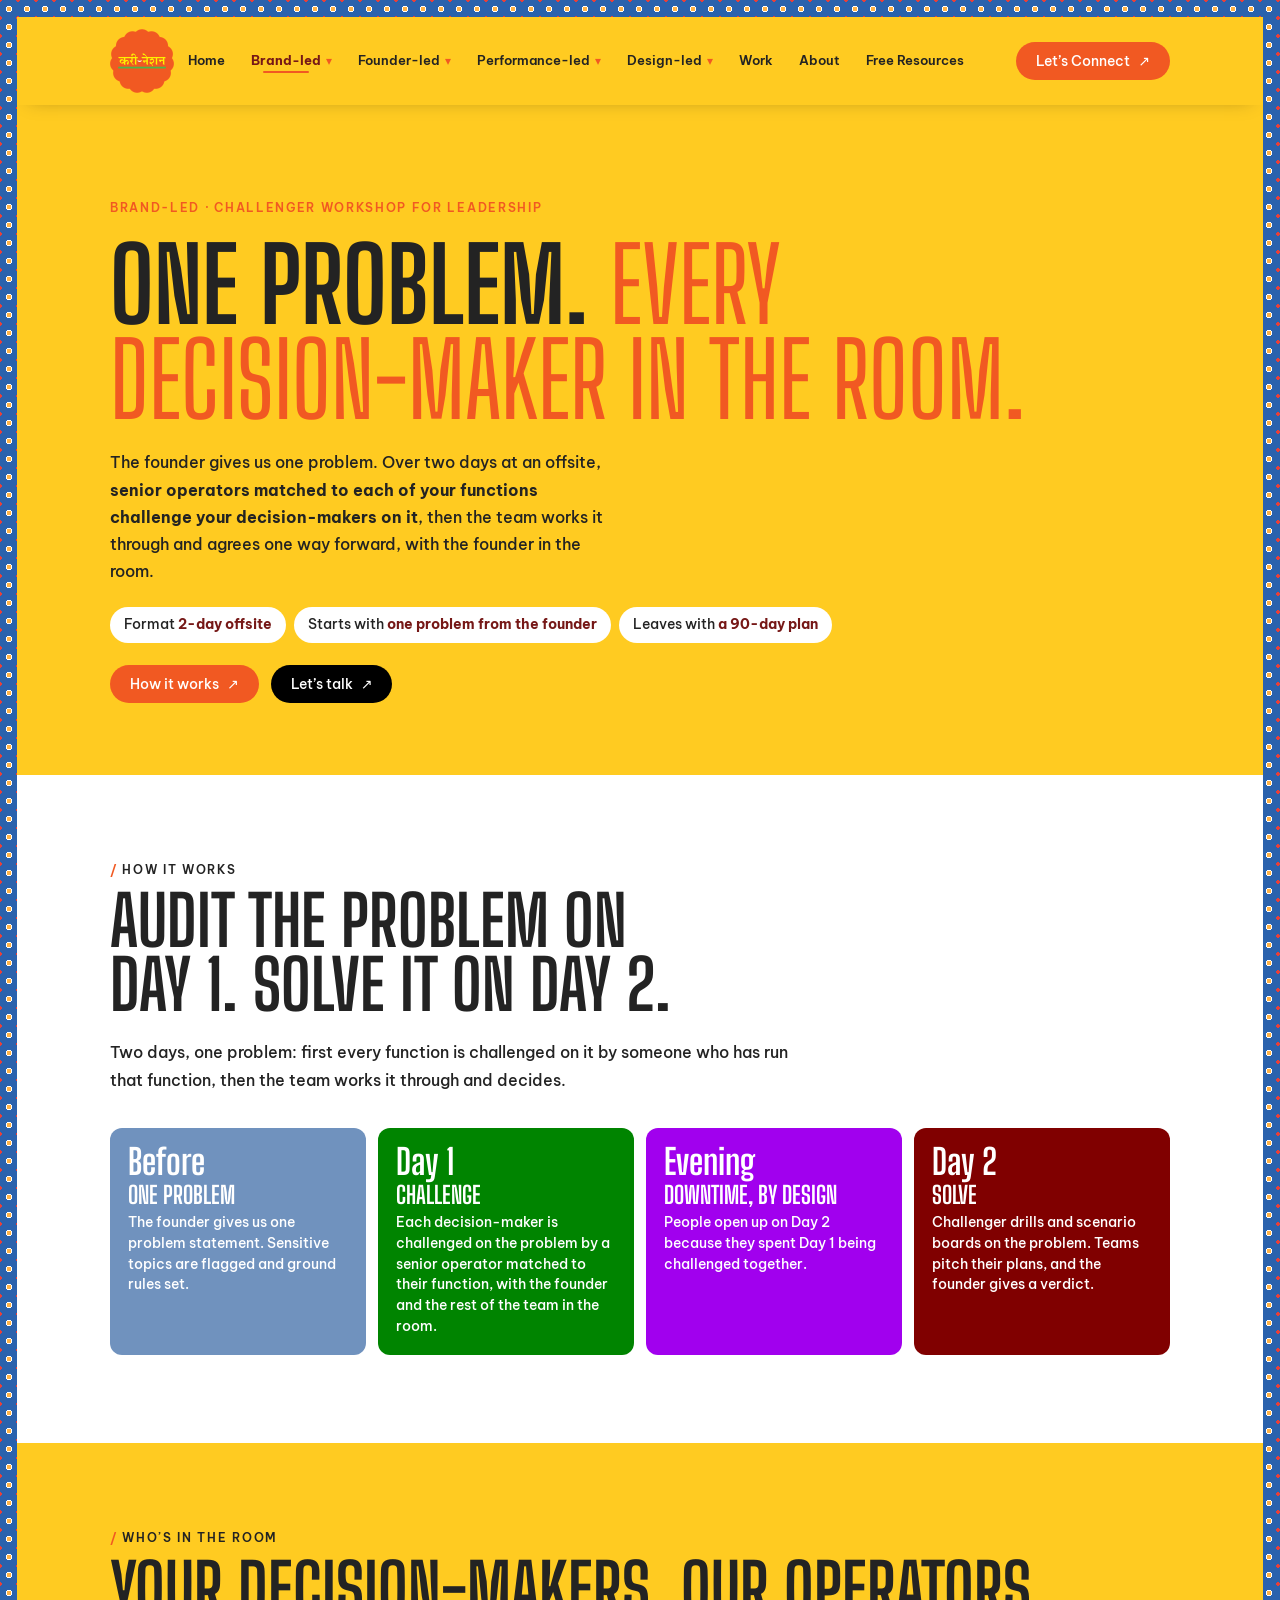
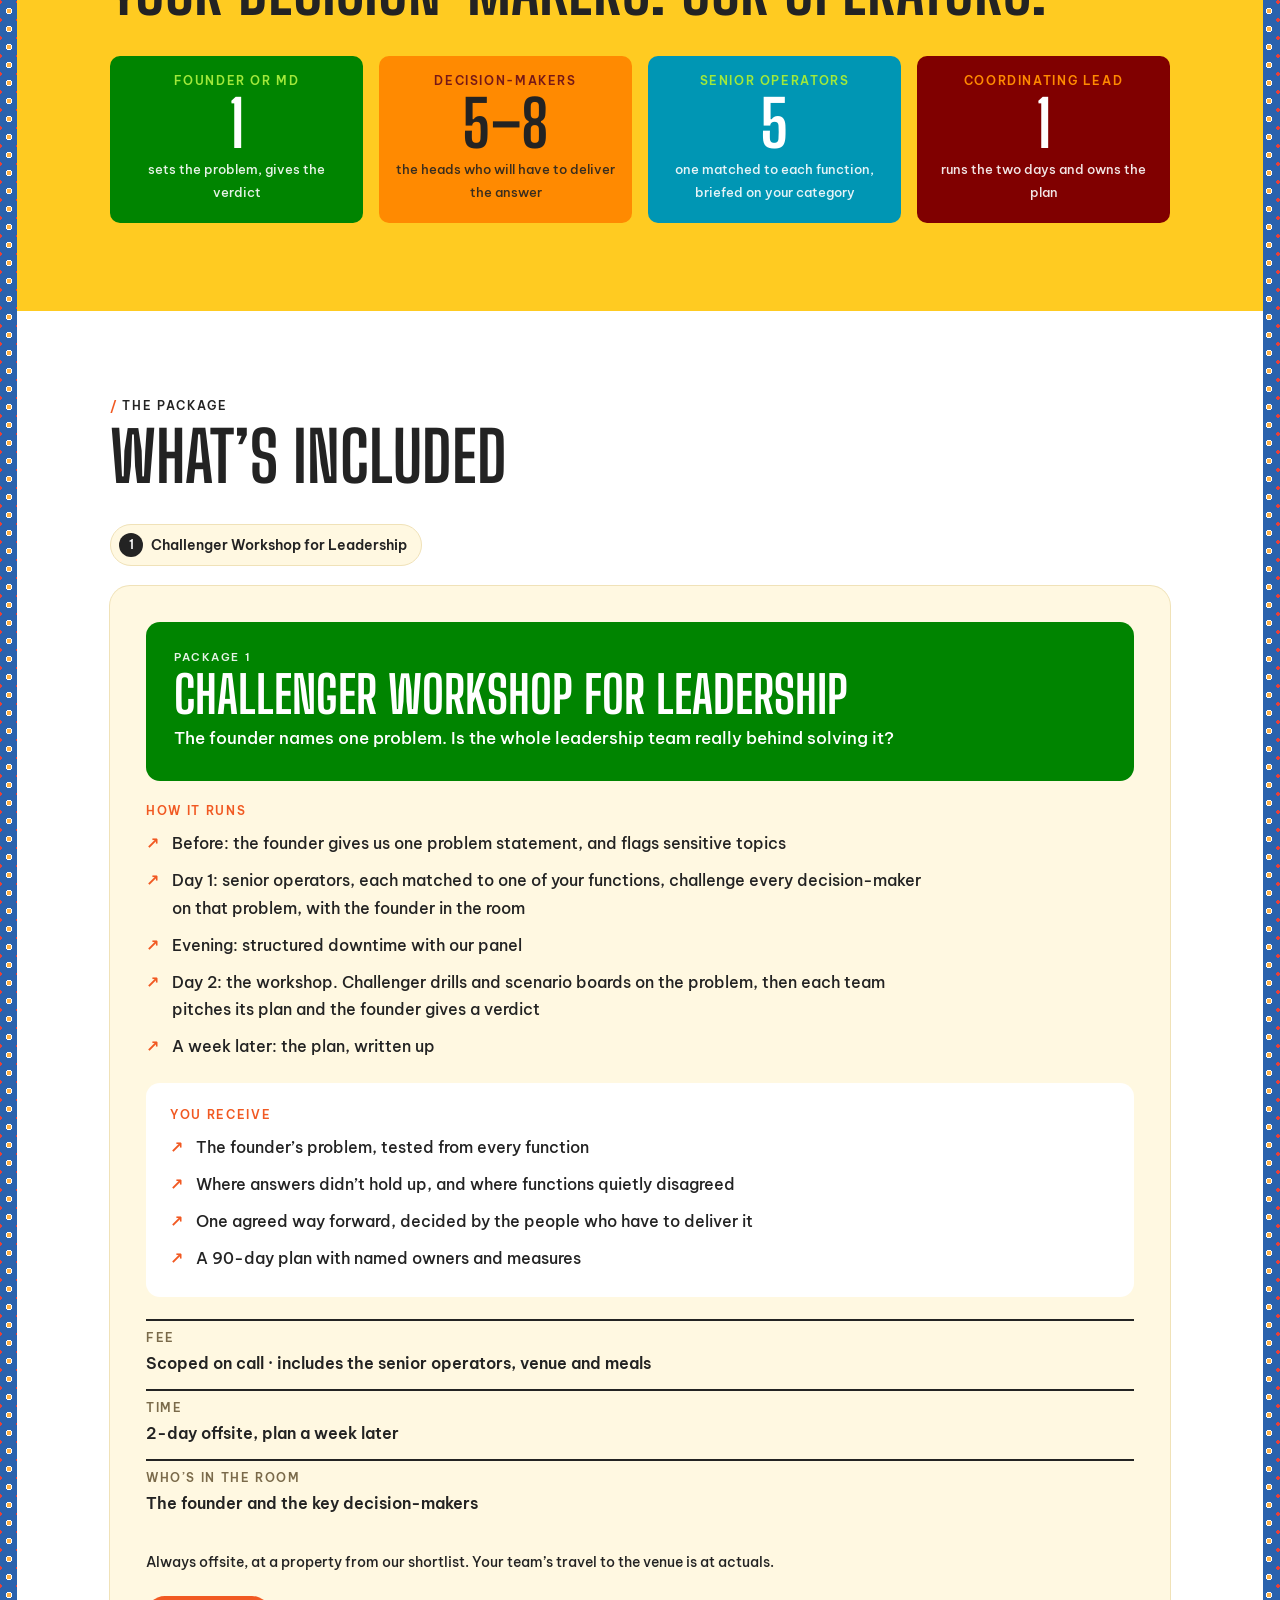
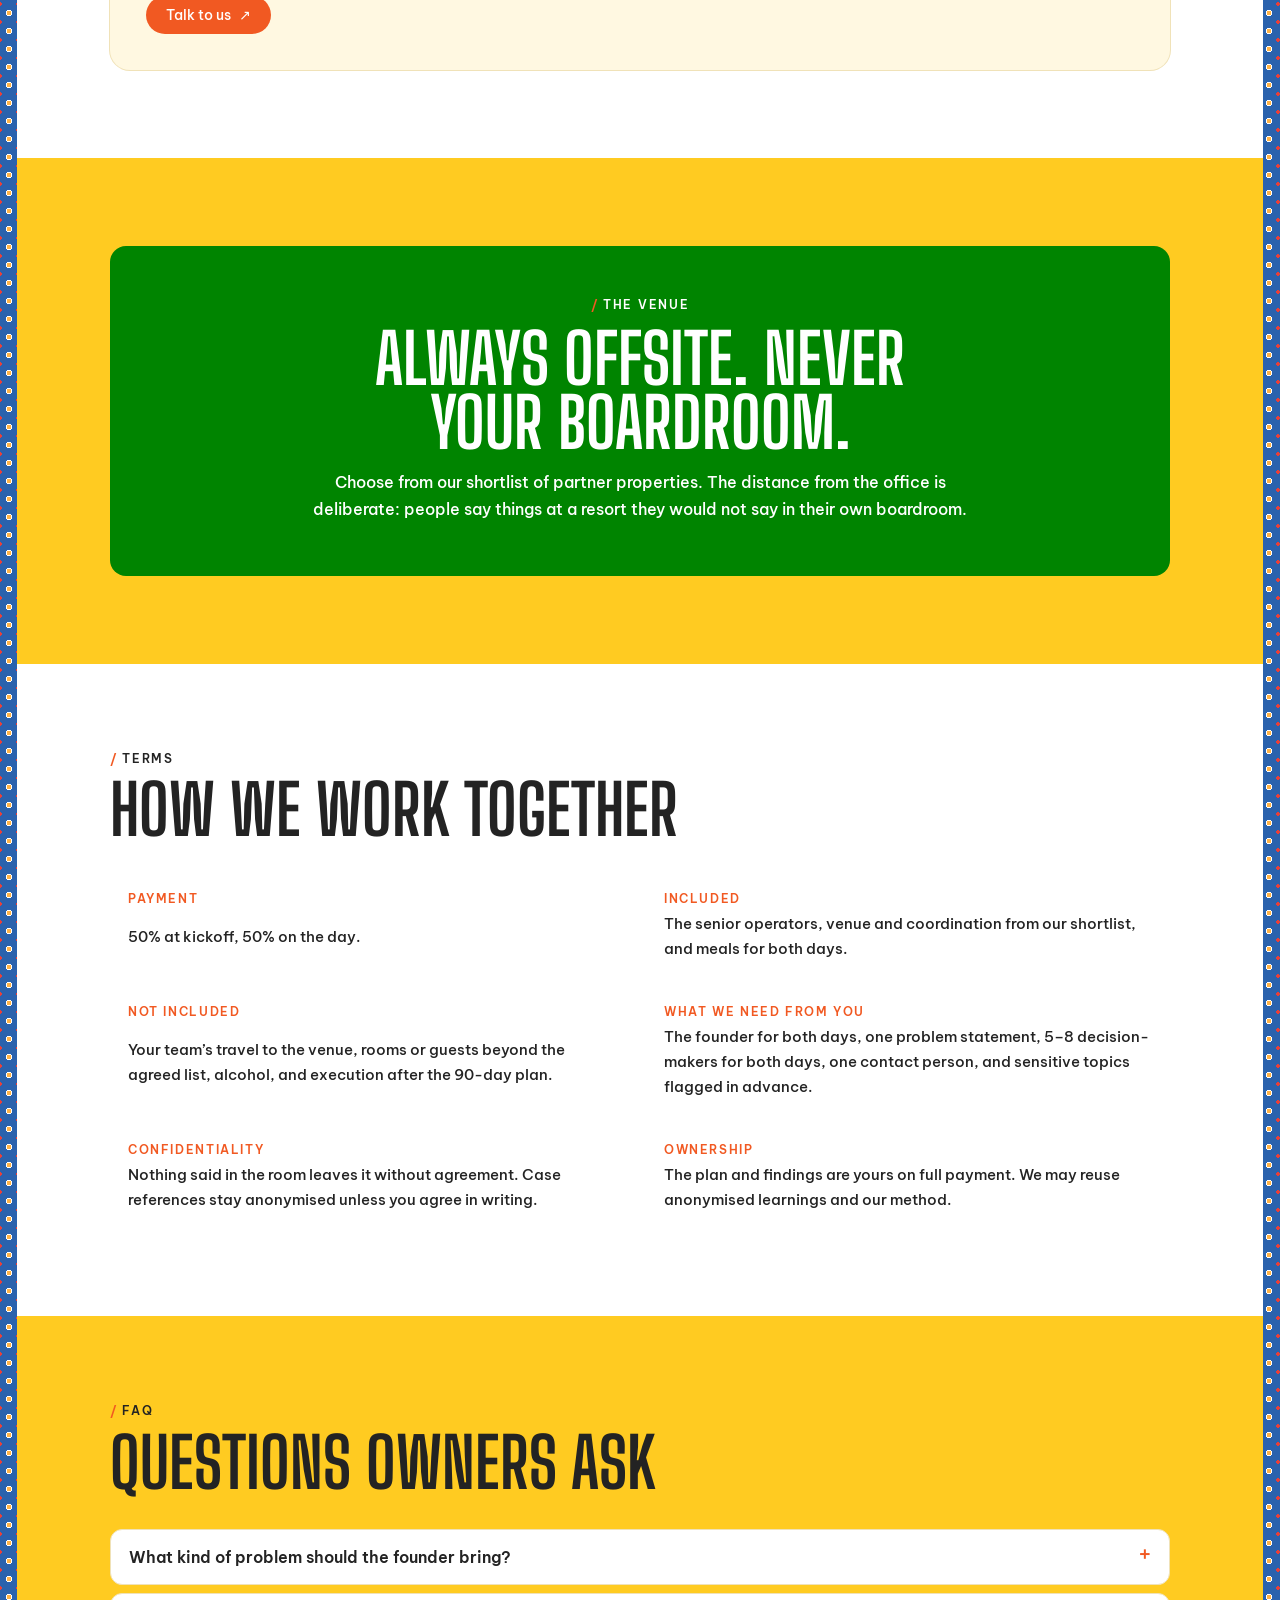
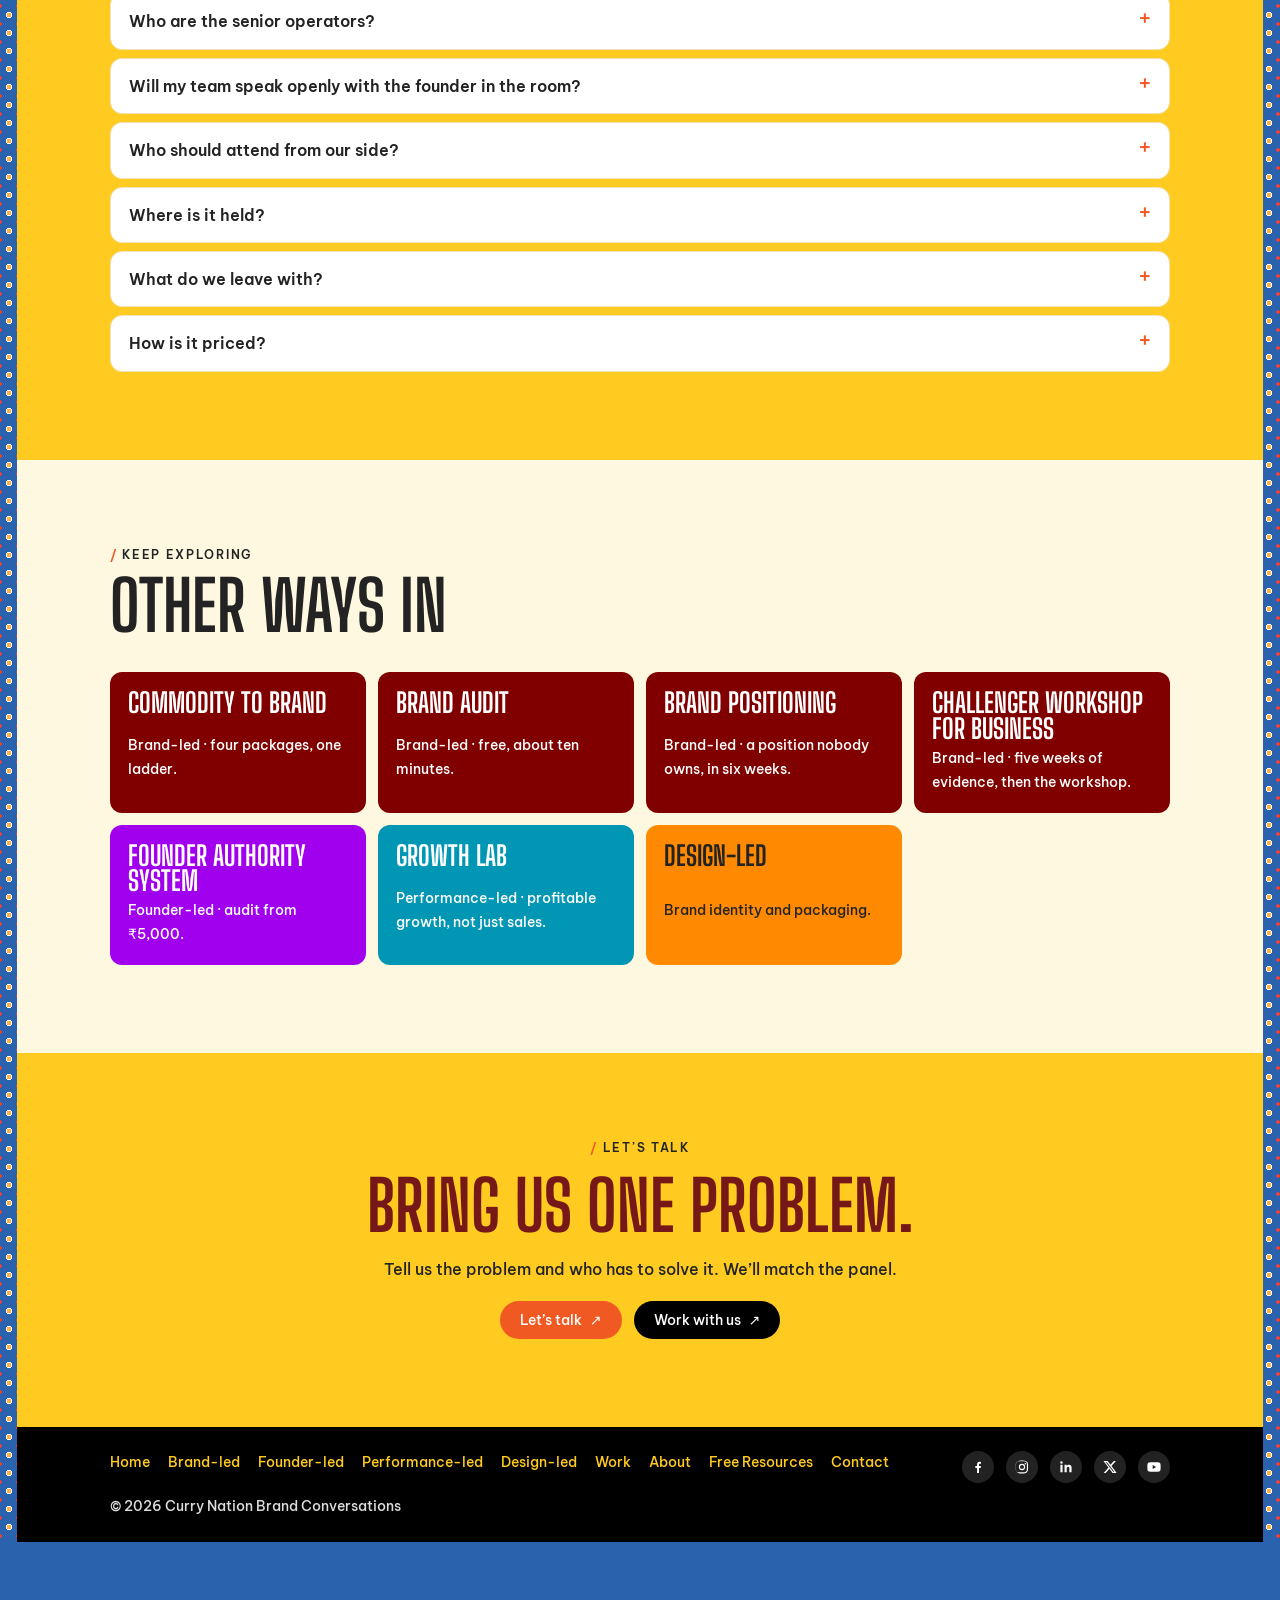
<file: site/cxo-audit.html>
<!doctype html><html lang="en"><head><meta charset="utf-8"><title>Challenger Workshop for Leadership · Curry Nation</title><meta http-equiv="refresh" content="0; url=leadership-workshop.html"><link rel="canonical" href="leadership-workshop.html"></head><body><a href="leadership-workshop.html">Challenger Workshop for Leadership</a></body></html>
</file>
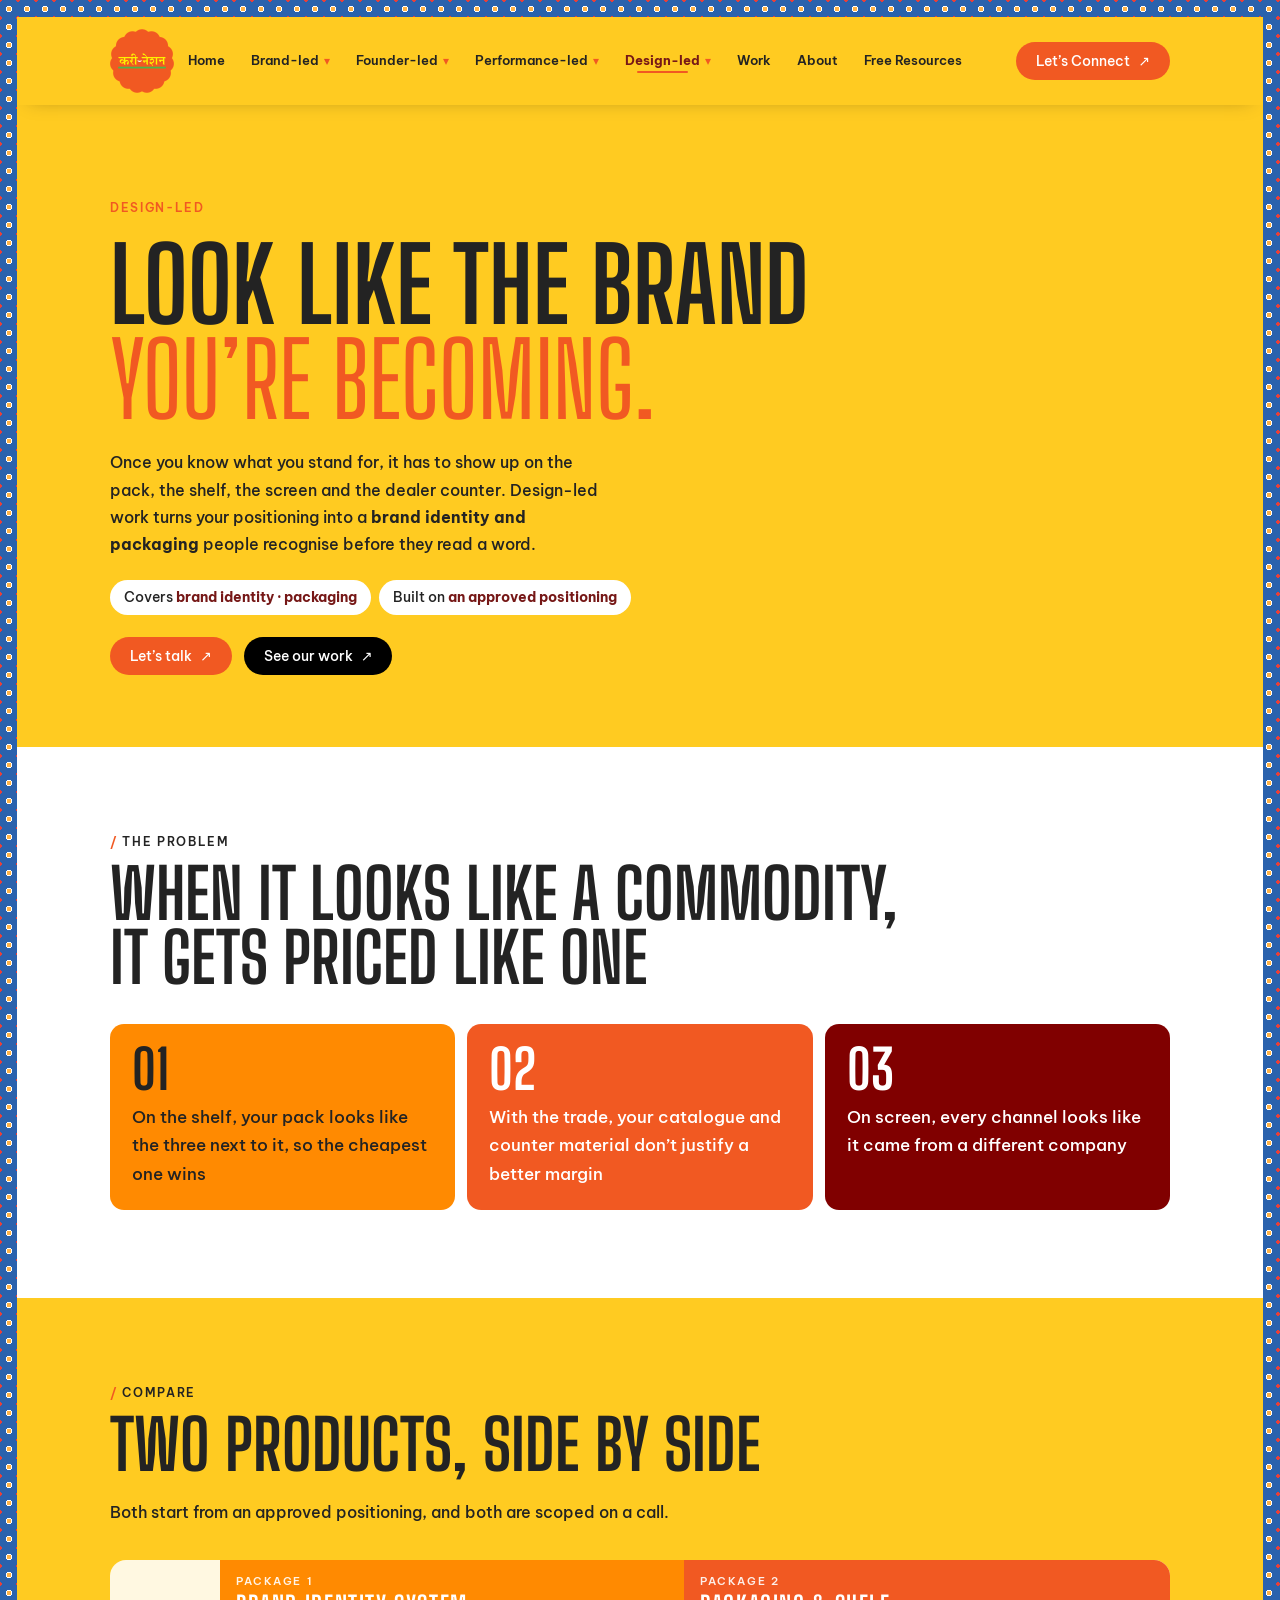
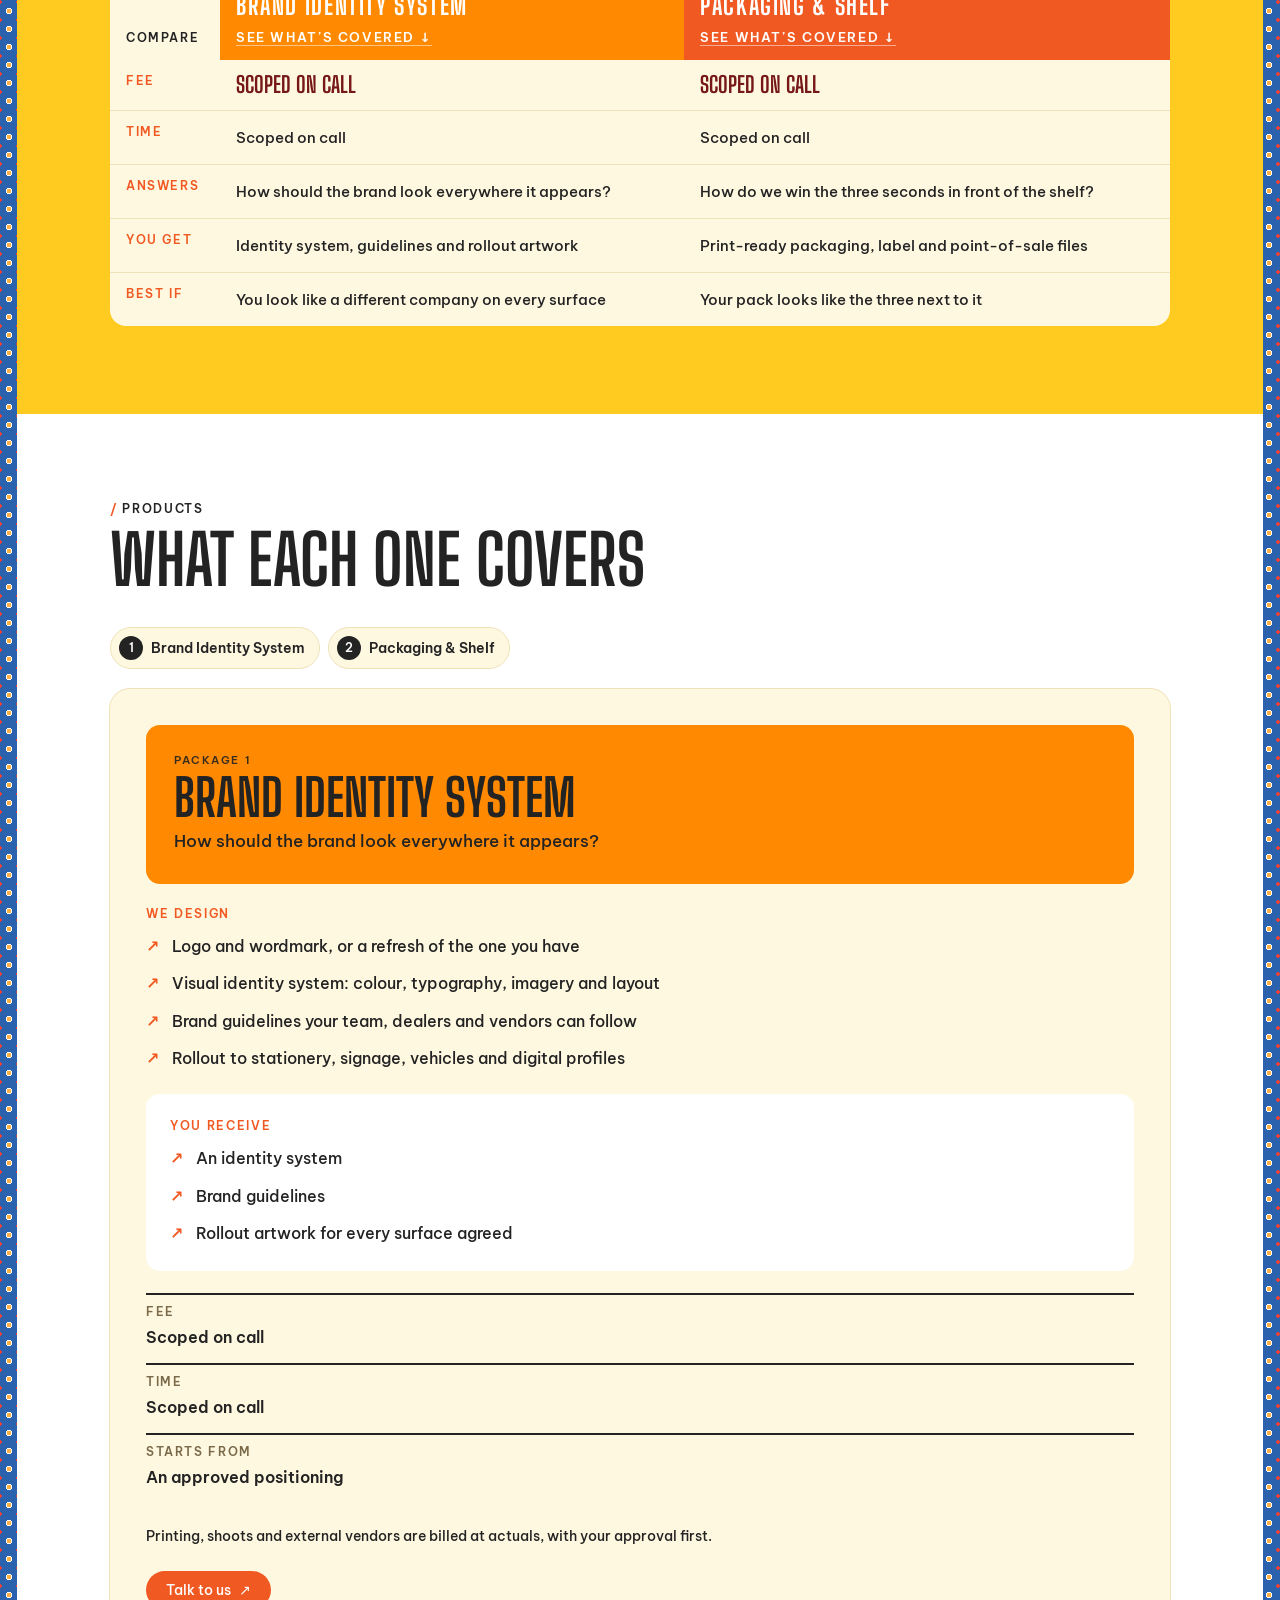
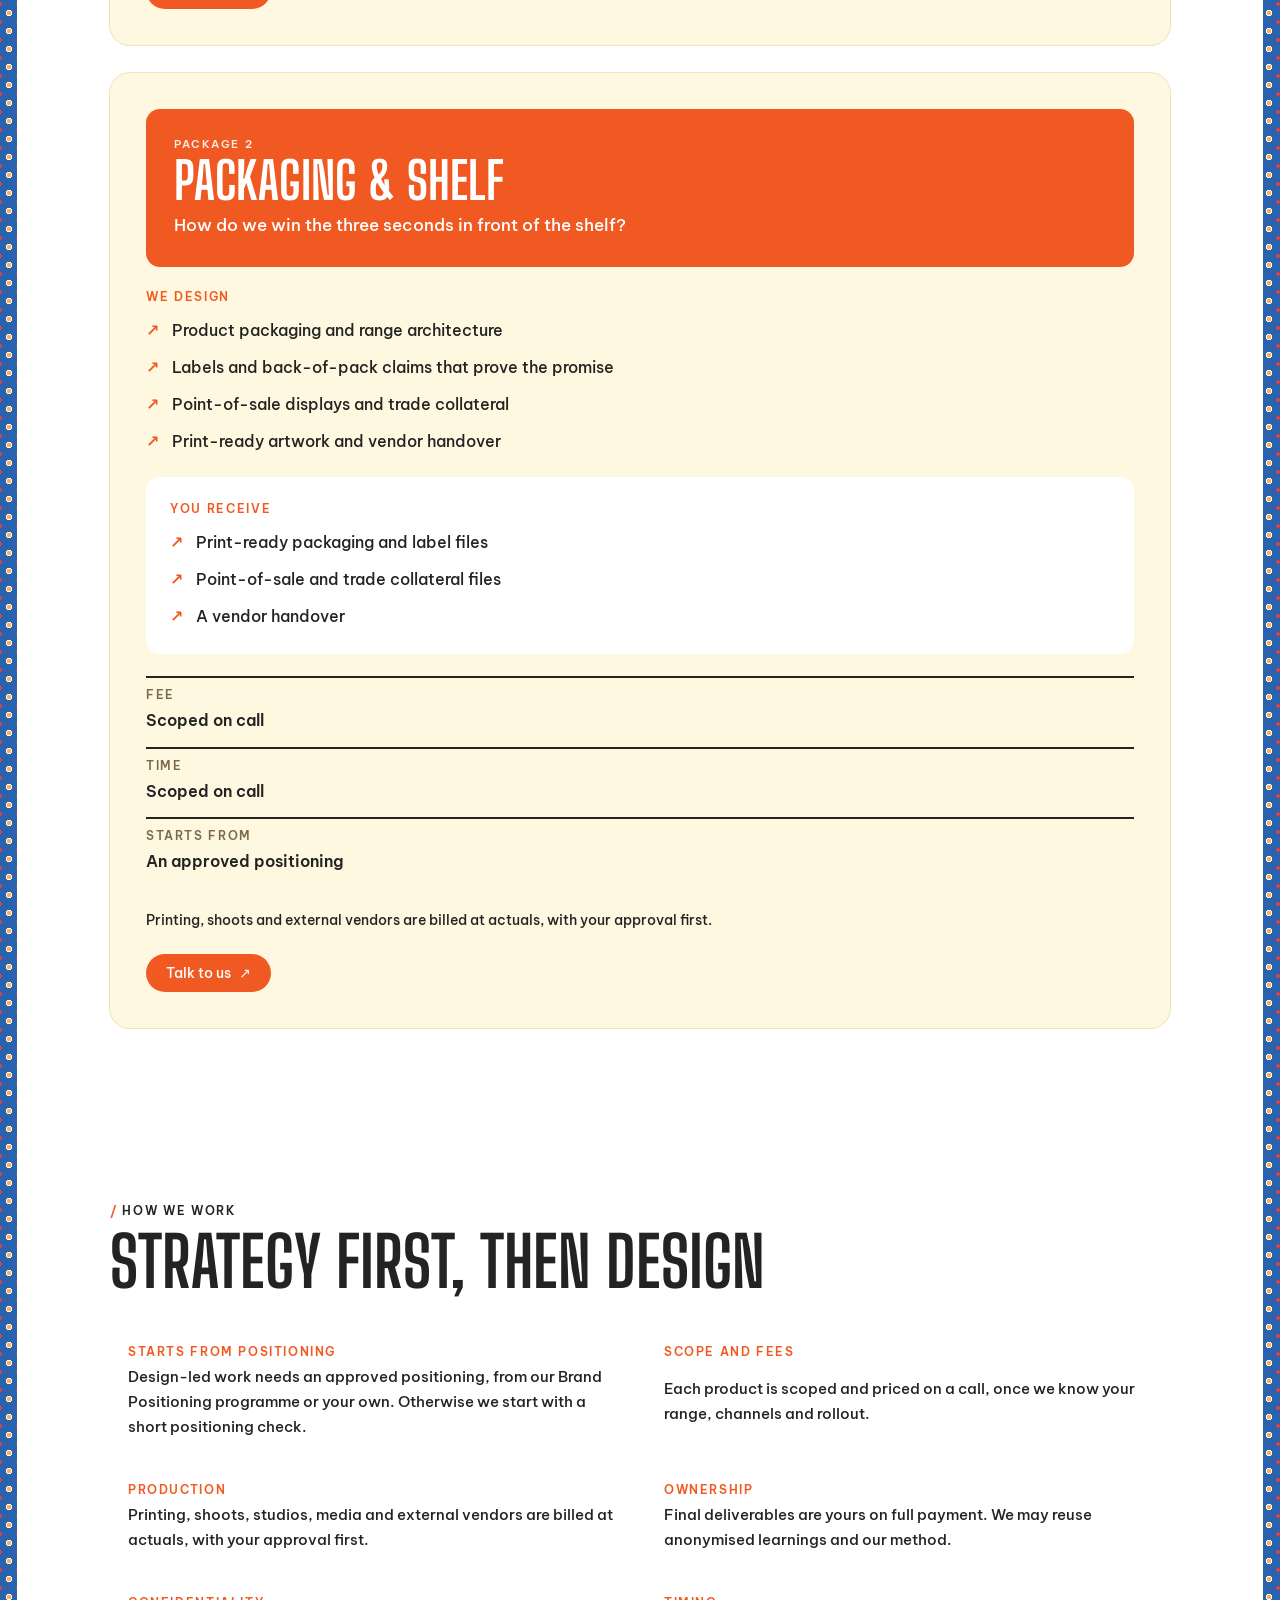
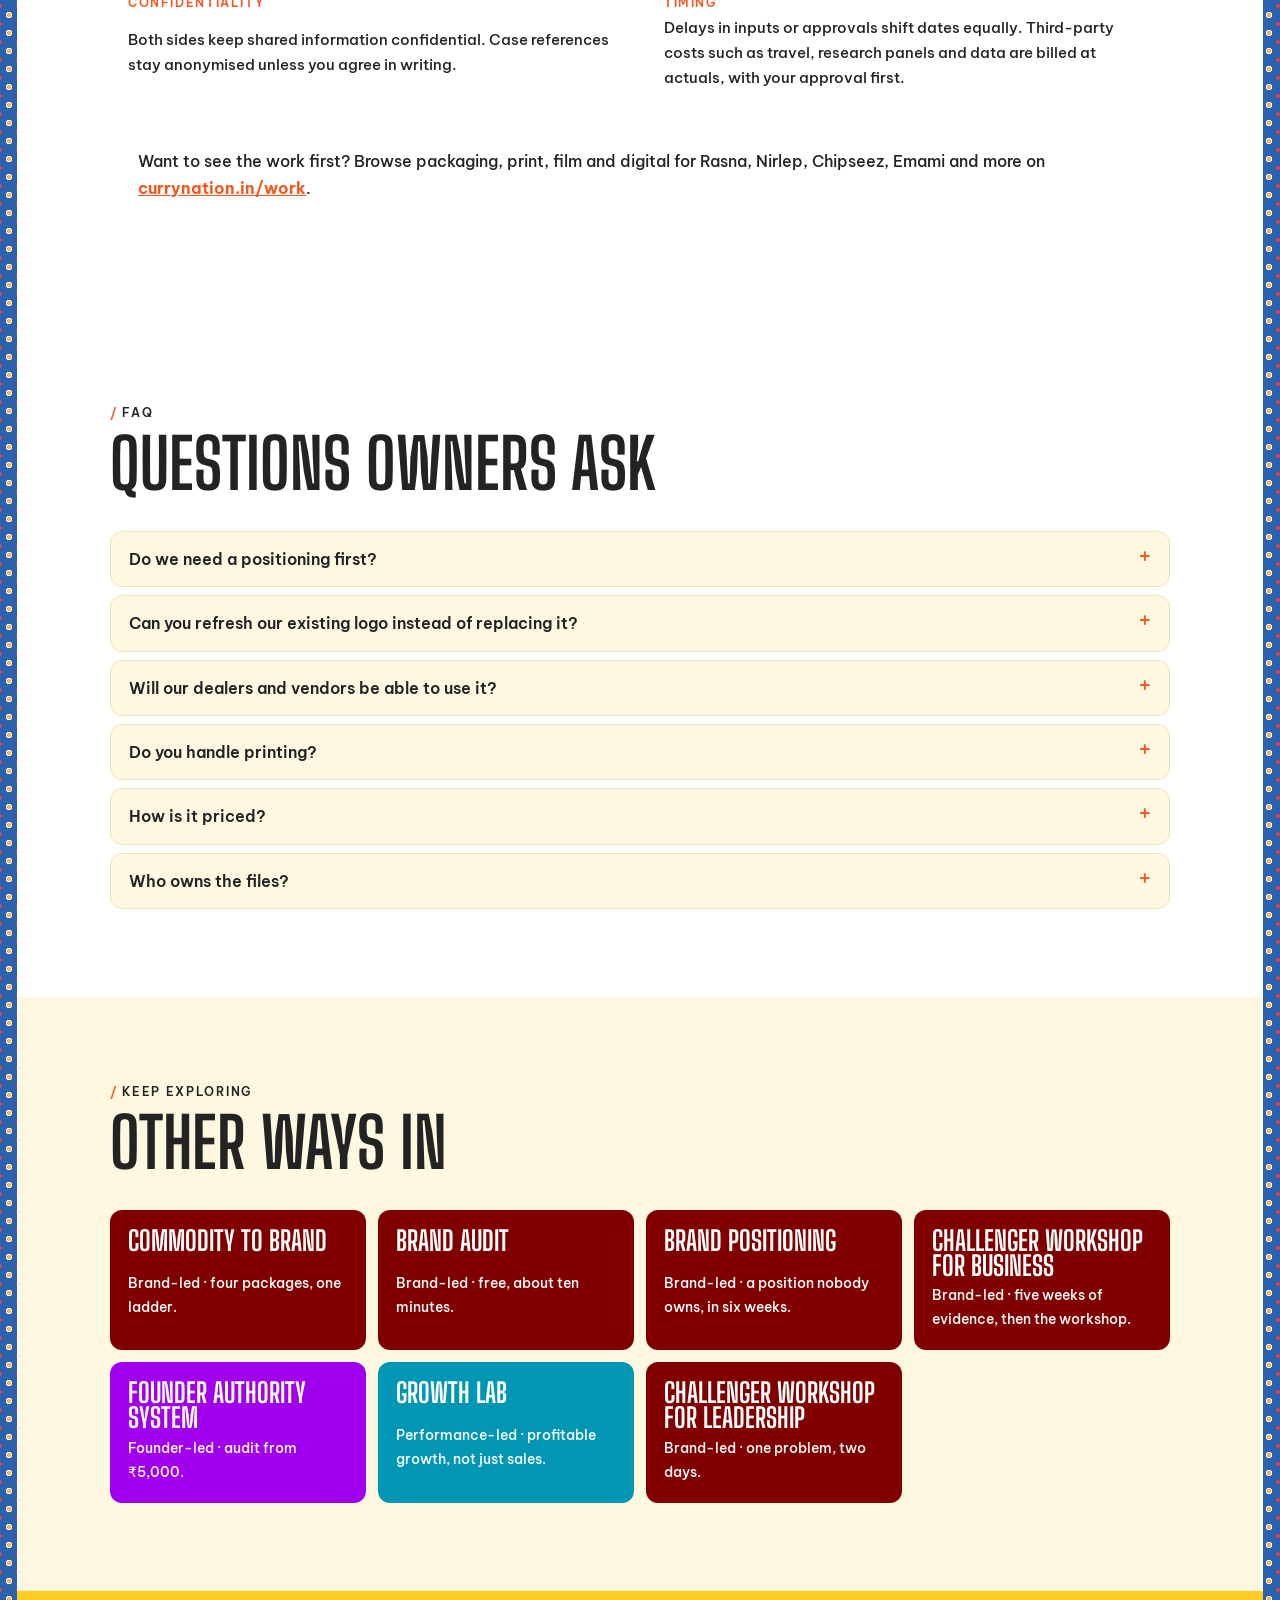
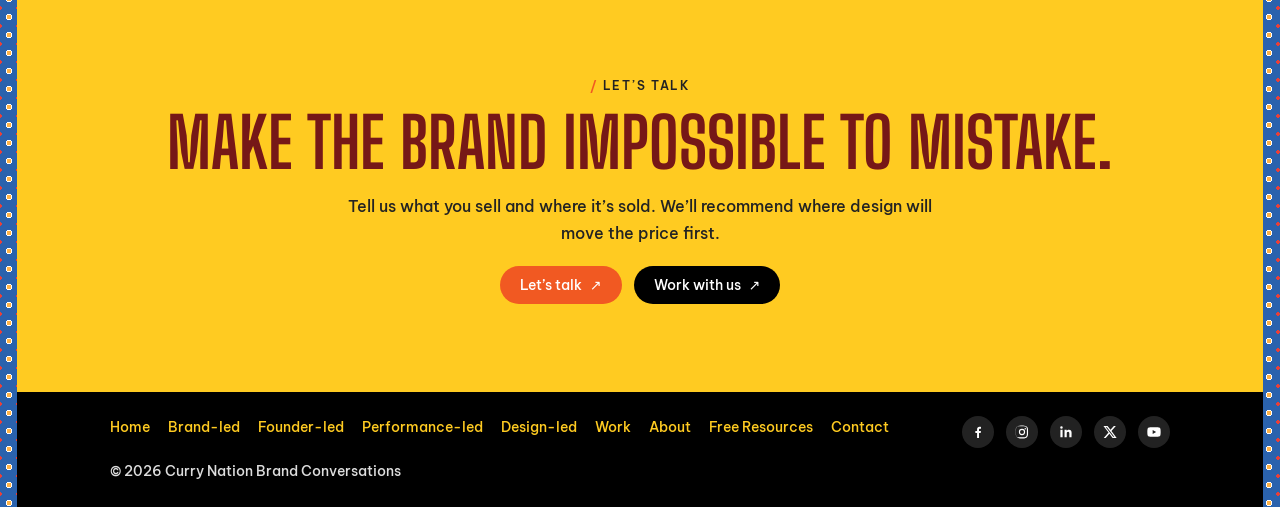
<file: site/design.html>
<!doctype html>
<html lang="en"><head><meta charset="utf-8"><meta name="viewport" content="width=device-width, initial-scale=1, viewport-fit=cover">
<meta name="referrer" content="no-referrer">
<title>Design-led · Curry Nation</title>
<meta name="description" content="Brand identity and packaging design built on your positioning.">
<link rel="preconnect" href="https://fonts.googleapis.com"><link rel="preconnect" href="https://fonts.gstatic.com" crossorigin><link rel="stylesheet" href="https://fonts.googleapis.com/css2?family=Big+Shoulders+Display:wght@500;600;700&family=Be+Vietnam+Pro:wght@400;500;600;700&display=swap">
<style>
/* Layout: currynation.in system — mustard ground inside a blue folk-print frame; colour-block tiles carry the content */
:root{
  --yellow:#ffcb21; --frame:#2a62ad; --flame:#f15922; --orange:#ff8a01; --maroon:#761817; --red:#800000;
  --green:#008400; --purple:#a100ee; --teal:#0096b4; --deep:#008173; --lime:#a1e93b; --aqua:#39fde2;
  --slate:#7092be; --pink:#cc3366; --ink:#232323; --white:#fff; --cream:#fff8e1;
  --f-display:"Big Shoulders Display","Arial Narrow",Impact,sans-serif;
  --f-body:"Be Vietnam Pro",system-ui,-apple-system,"Segoe UI",sans-serif;
  --frame-w:clamp(8px,1.3vw,18px);
  color-scheme:light;
}
*{box-sizing:border-box}
body{background-color:var(--frame);
  background-image:radial-gradient(circle at 50% 50%,#ffb347 0 2.2px,#fff 2.3px 3.4px,transparent 3.5px),radial-gradient(circle at 50% 50%,#e8403a 0 1.6px,transparent 1.7px);
  background-size:18px 18px,18px 18px;background-position:0 0,9px 9px}
body{margin:0;font:400 16px/1.65 var(--f-body);color:var(--ink);-webkit-font-smoothing:antialiased}
.page{margin:var(--frame-w) var(--frame-w) 0;background:var(--yellow);min-height:100vh;overflow:hidden}
a{color:inherit}
a:focus-visible,button:focus-visible{outline:3px solid var(--ink);outline-offset:3px}
img{max-width:100%}
.wrap{max-width:1140px;margin:0 auto;padding-inline:clamp(16px,4vw,40px)}
h1,h2,h3,p{margin:0}
h1{font:600 clamp(2.1rem,4.6vw,3.4rem)/1.12 var(--f-body);color:var(--maroon);text-wrap:balance;letter-spacing:-.01em}
.display{font:900 clamp(3rem,9vw,6.5rem)/.9 var(--f-display);text-transform:none;letter-spacing:-.01em;text-wrap:balance}
h2{font:900 clamp(2.4rem,5.6vw,4.2rem)/.95 var(--f-display);text-wrap:balance}
h3{font:800 clamp(1.6rem,3vw,2.2rem)/1 var(--f-display)}
.eyebrow{font:500 .95rem/1.2 var(--f-body);color:var(--ink)}
.eyebrow::before{content:"/ ";color:var(--flame);font-weight:700}
.hl{color:var(--flame)}
.hlp{color:var(--pink)}
/* header */
.top{position:sticky;top:env(safe-area-inset-top,0px);z-index:5;background:var(--yellow);box-shadow:0 6px 18px -12px rgba(0,0,0,.35)}
.top .wrap{display:flex;align-items:center;gap:18px;padding-block:12px;flex-wrap:wrap}
.logo{width:56px;height:56px;border-radius:50%;background:var(--flame) url(https://currynation.in/wp-content/uploads/2025/04/logo.svg) center/cover no-repeat;flex:none;display:grid;place-items:center;font:900 1rem/1 var(--f-display);color:var(--yellow);text-decoration:none;box-shadow:0 0 0 3px var(--slate)}
.nav{display:flex;flex-wrap:wrap;gap:6px 18px;align-items:center;font-size:.9rem;margin-right:auto}
.nav .grp{font:800 .95rem/1 var(--f-display);text-transform:uppercase;letter-spacing:.06em;color:var(--maroon)}
.nav a{text-decoration:none;padding:4px 0;border-bottom:2px solid transparent}
.nav a:hover,.nav a[aria-current]{border-color:var(--flame)}
.nav .sep{width:1px;height:18px;background:rgba(0,0,0,.25)}
/* buttons */
.btn{display:inline-flex;align-items:center;gap:8px;padding:12px 20px;border-radius:60px;font:500 .9rem/1 var(--f-body);text-decoration:none;background:var(--flame);color:#fff;border:0;transition:transform .15s,box-shadow .15s}
.btn::after{content:"↗"}
.btn:hover{transform:translateY(-2px);box-shadow:0 6px 0 -2px var(--ink)}
.btn.dark{background:#000}
.btn.light{background:#fff;color:var(--ink)}
.ctas{display:flex;flex-wrap:wrap;gap:12px;justify-content:center}
/* hero */
.hero{padding-block:clamp(48px,8vw,96px) clamp(40px,6vw,72px);text-align:center;position:relative}
.hero .wrap{display:grid;gap:22px;justify-items:center}
.hero .lede{max-width:60ch;font-size:clamp(1rem,1.6vw,1.12rem)}
.hero .lede b{font-weight:700}
.hero .kicker{font:900 clamp(1.1rem,2vw,1.4rem)/1 var(--f-display);letter-spacing:.08em;text-transform:uppercase;color:var(--flame)}
.chips{display:flex;flex-wrap:wrap;gap:8px;justify-content:center}
.chips span{background:#fff;border-radius:60px;padding:6px 14px;font-size:.85rem}
.chips b{color:var(--maroon)}
.hero-art{position:absolute;width:clamp(90px,13vw,170px);aspect-ratio:1;background:center/contain no-repeat;opacity:.95;pointer-events:none}
.hero-art.l{left:2%;bottom:8%;transform:rotate(-8deg)}
.hero-art.r{right:2%;top:12%;transform:rotate(8deg)}
@media (max-width:900px){.hero-art{display:none}}
/* sections */
section{padding-block:clamp(48px,7vw,88px)}
.white{background:#fff}
.cream{background:var(--cream)}
.sec-head{display:grid;gap:12px;margin-bottom:34px;justify-items:start}
.sec-head.center{justify-items:center;text-align:center}
.sec-head p.sub{max-width:62ch;font-size:1.03rem}
/* stat tiles (site's YEARS / PROJECTS tiles) */
.stats{display:grid;grid-template-columns:repeat(4,minmax(0,1fr));gap:16px}
.stat{border-radius:10px;padding:18px 16px 20px;text-align:center;display:grid;gap:6px;color:#fff}
.stat .k{font:800 .95rem/1 var(--f-display);text-transform:uppercase;letter-spacing:.06em}
.stat .v{font:900 clamp(2.6rem,6vw,4rem)/.9 var(--f-display)}
.stat .s{font-size:.82rem;opacity:.9}
/* colour fills */
.c-orange{background:var(--orange);color:var(--ink)} .c-orange .k{color:var(--maroon)}
.c-teal{background:var(--teal);color:#fff} .c-teal .k{color:var(--lime)}
.c-deep{background:var(--deep);color:#fff} .c-deep .k{color:var(--aqua)}
.c-red{background:var(--red);color:#fff} .c-red .k{color:var(--orange)}
.c-green{background:var(--green);color:#fff} .c-green .k{color:var(--lime)}
.c-purple{background:var(--purple);color:#fff} .c-purple .k{color:var(--yellow)}
.c-lime{background:var(--lime);color:var(--ink)} .c-lime .k{color:var(--green)}
.c-slate{background:var(--slate);color:#fff} .c-slate .k{color:var(--cream)}
.c-flame{background:var(--flame);color:#fff} .c-flame .k{color:var(--yellow)}
.c-aqua{background:var(--aqua);color:var(--ink)} .c-aqua .k{color:var(--deep)}
/* glance table */
.card{background:#fff;border-radius:12px;padding:clamp(16px,3vw,28px)}
.tablewrap{overflow-x:auto}
table{width:100%;border-collapse:collapse;min-width:620px;font-size:.95rem}
th,td{text-align:left;vertical-align:top;padding:14px 14px 14px 0;border-bottom:1px solid #f0e2b8}
th{font:800 .95rem/1 var(--f-display);text-transform:uppercase;letter-spacing:.06em;color:var(--flame)}
td.k{font:900 1.5rem/1 var(--f-display);color:var(--maroon);white-space:nowrap}
td.t{font-weight:600;white-space:nowrap;font-variant-numeric:tabular-nums}
tr.total td{border-bottom:0;background:var(--cream)}
tr.total td.k{color:var(--flame);padding-left:10px}
.note{font-size:.85rem;margin-top:12px}
/* phases: colour tile + white panel */
.phases{display:grid;gap:18px}
.phase{display:grid;grid-template-columns:minmax(0,5fr) minmax(0,8fr);border-radius:14px;overflow:hidden;background:#fff}
.ptile{padding:clamp(22px,3vw,34px);display:grid;gap:10px;align-content:start;position:relative;min-height:260px}
.ptile .n{font:900 clamp(4rem,9vw,6.5rem)/.8 var(--f-display)}
.ptile .k{font:800 1rem/1 var(--f-display);text-transform:uppercase;letter-spacing:.08em}
.ptile h3{font-size:clamp(2rem,3.6vw,2.8rem)}
.ptile .q{font-size:1.02rem;line-height:1.45;font-weight:500;max-width:34ch}
.ptile .art{position:absolute;right:14px;bottom:10px;width:96px;height:96px;background:center/contain no-repeat;opacity:.9}
.ppanel{padding:clamp(22px,3vw,34px);display:grid;gap:20px;align-content:start;min-width:0}
ul.acts{margin:0;padding:0;list-style:none;display:grid;gap:10px}
ul.acts li{padding-left:26px;position:relative}
ul.acts li::before{content:"↗";position:absolute;left:0;top:0;color:var(--flame);font-weight:700}
ul.acts b{font-weight:700}
.out{display:grid;grid-template-columns:repeat(3,minmax(0,1fr));gap:10px}
.out div{background:var(--cream);border-radius:10px;padding:14px;display:grid;gap:4px;align-content:start}
.out dt{font:800 .85rem/1 var(--f-display);text-transform:uppercase;letter-spacing:.07em;color:var(--flame)}
.out dd{margin:0;font-size:.9rem;line-height:1.45}
.out div:nth-child(2) dd{font-weight:600;color:var(--maroon)}
.lens{display:flex;flex-wrap:wrap;gap:8px;align-items:center;font-size:.85rem}
.lens>span:first-child{font:800 .85rem/1 var(--f-display);text-transform:uppercase;letter-spacing:.07em;margin-right:4px}
.pill{border:1.5px solid var(--ink);border-radius:60px;padding:4px 12px}
.pill b{font-weight:700}
/* pillars (hub) */
.pillar{display:grid;gap:18px}
.pillar-head{display:flex;flex-wrap:wrap;align-items:end;justify-content:space-between;gap:16px}
.bento{display:grid;grid-template-columns:repeat(3,minmax(0,1fr));gap:0;border-radius:14px;overflow:hidden}
.bento a{display:grid;gap:10px;align-content:start;padding:clamp(20px,3vw,30px);min-height:300px;text-decoration:none;position:relative;transition:filter .2s}
.bento a:hover{filter:saturate(1.15) brightness(1.04)}
.bento .k{font:800 .95rem/1 var(--f-display);text-transform:uppercase;letter-spacing:.08em}
.bento h3{font-size:clamp(2.1rem,3.6vw,3rem)}
.bento p{font-size:.95rem;line-height:1.5;max-width:32ch}
.bento .go{margin-top:auto;font-weight:600;font-size:.9rem}
.bento .go::after{content:" ↗"}
.bento .art{position:absolute;right:12px;bottom:12px;width:110px;height:110px;background:center/contain no-repeat}
.badge{display:inline-block;background:#fff;color:var(--flame);border-radius:60px;padding:3px 10px;font:800 .8rem/1.2 var(--f-display);letter-spacing:.06em;width:max-content}
/* tier scale */
.scale{display:grid;grid-template-columns:repeat(4,minmax(0,1fr));gap:12px}
.tier{border-radius:12px;padding:20px 16px;display:grid;gap:8px;align-content:start}
.tier .k{font:800 1rem/1 var(--f-display);letter-spacing:.06em;font-variant-numeric:tabular-nums}
.tier .nm{font:900 2.2rem/.9 var(--f-display)}
.tier p{font-size:.9rem;line-height:1.4}
.tier .to{font-size:.85rem;font-weight:600;border-top:1px solid currentColor;padding-top:8px;margin-top:4px}
/* areas */
.areas{display:grid;grid-template-columns:repeat(4,minmax(0,1fr));gap:16px}
.area{border-radius:12px;padding:20px;display:grid;gap:8px;align-content:start}
.area .v{font:900 3.4rem/.85 var(--f-display)}
.area .v small{font:800 .9rem var(--f-display);letter-spacing:.06em;margin-left:4px}
.area h3{font-size:1.8rem}
.area p{font-size:.9rem}
/* numbered list */
ol.reveal{margin:0;padding:0;list-style:none;display:grid;grid-template-columns:repeat(auto-fit,minmax(240px,1fr));gap:12px;counter-reset:r}
ol.reveal li{counter-increment:r;background:#fff;border-radius:12px;padding:16px 18px;display:grid;grid-template-columns:auto minmax(0,1fr);gap:12px;align-items:start;font-size:.95rem}
ol.reveal li::before{content:counter(r);font:900 2.2rem/.85 var(--f-display);color:var(--flame)}
/* steps */
ol.steps{list-style:none;margin:0;padding:0;display:grid;grid-template-columns:repeat(auto-fit,minmax(220px,1fr));gap:14px;counter-reset:s}
ol.steps li{counter-increment:s;background:#fff;border-radius:12px;padding:18px;display:grid;gap:6px;align-content:start}
ol.steps li::before{content:counter(s,decimal-leading-zero);font:900 2.6rem/.85 var(--f-display);color:var(--flame)}
ol.steps b{font-weight:700}
/* day timeline */
.day{display:grid;grid-template-columns:repeat(3,minmax(0,1fr));gap:12px}
.slot{border-radius:12px;padding:18px;display:grid;gap:6px;align-content:start}
.slot time{font:900 2.2rem/.9 var(--f-display);font-variant-numeric:tabular-nums}
.slot h3{font-size:1.5rem}
.slot p{font-size:.9rem;line-height:1.45}
/* terms */
.terms{display:grid;grid-template-columns:repeat(2,minmax(0,1fr));gap:12px}
.terms div{background:#fff;border-radius:12px;padding:16px 18px;display:grid;gap:4px;min-width:0}
.terms h4{margin:0;font:800 1.05rem/1 var(--f-display);text-transform:uppercase;letter-spacing:.06em;color:var(--flame)}
.terms p{font-size:.92rem}
/* promise */
.promise{border-radius:16px;padding:clamp(26px,5vw,52px);display:grid;gap:14px;text-align:center;justify-items:center}
.promise p{max-width:62ch}
/* founder ladder */
.ladder{display:grid;grid-template-columns:repeat(3,minmax(0,1fr));gap:14px;align-items:end}
.rung{border-radius:14px;padding:clamp(20px,3vw,28px);display:grid;gap:10px;align-content:start}
.rung:nth-child(1){min-height:300px}.rung:nth-child(2){min-height:360px}.rung:nth-child(3){min-height:420px}
.rung .k{font:800 .95rem/1 var(--f-display);letter-spacing:.08em;text-transform:uppercase}
.rung h3{font-size:clamp(2.6rem,5vw,3.8rem)}
.rhythm{display:grid;grid-template-columns:repeat(3,minmax(0,1fr));gap:12px}
.rhythm div{background:#fff;border-radius:12px;padding:18px;display:grid;gap:4px}
.rhythm .v{font:900 3rem/.85 var(--f-display);color:var(--purple)}
/* related + close */
.related{display:grid;grid-template-columns:repeat(auto-fit,minmax(220px,1fr));gap:12px}
.related a{border-radius:12px;padding:18px;text-decoration:none;display:grid;gap:6px;transition:transform .15s}
.related a:hover{transform:translateY(-3px)}
.related b{font:900 1.7rem/1 var(--f-display)}
.related span{font-size:.88rem}
.close{text-align:center}
.close .wrap{display:grid;gap:18px;justify-items:center}
.close .display{color:var(--maroon)}
.close p{max-width:56ch}
.foot{background:#000;color:#ddd;font-size:.85rem}
.foot .wrap{display:flex;flex-wrap:wrap;justify-content:space-between;gap:12px;padding-block:24px}
.foot a{text-decoration:none;color:var(--yellow)}
@media (max-width:860px){
  .phase{grid-template-columns:1fr}.ptile{min-height:0}
  .out,.terms,.day,.ladder,.rhythm,.bento{grid-template-columns:1fr}
  .stats,.scale,.areas{grid-template-columns:repeat(2,minmax(0,1fr))}
  .rung{min-height:0!important}.bento a{min-height:230px}
}
@media (max-width:440px){.stats,.scale,.areas{grid-template-columns:1fr}}
@media (prefers-reduced-motion:reduce){*{transition:none!important}}

/* v3 additions: home page + founder authority system */
.giant{font:900 clamp(3.2rem,10vw,7.4rem)/.88 var(--f-display);color:var(--maroon);letter-spacing:-.01em}
.home-hero{padding-block:clamp(56px,10vw,120px) clamp(48px,7vw,84px)}
.logos-sec{padding-block:36px 44px}
.marquee{display:flex;overflow:hidden;gap:14px;margin-top:18px;mask-image:linear-gradient(90deg,transparent,#000 6%,#000 94%,transparent)}
.marquee ul{display:flex;gap:14px;margin:0;padding:0;list-style:none;flex:none;animation:slide 60s linear infinite}
.marquee li{width:140px;height:78px;border:1px solid #eee;border-radius:6px;display:grid;place-items:center;padding:10px;background:#fff}
.marquee img{max-height:56px;max-width:110px;object-fit:contain}
.marquee .wm{font:800 1.05rem/1.05 var(--f-display);text-align:center;color:var(--maroon);text-transform:uppercase;letter-spacing:.03em}
@keyframes slide{to{transform:translateX(calc(-100% - 14px))}}
@media (prefers-reduced-motion:reduce){.marquee ul{animation:none}.marquee{flex-wrap:wrap;justify-content:center;mask-image:none}.marquee ul+ul{display:none}.marquee ul{flex-wrap:wrap;justify-content:center}}
.split{display:grid;grid-template-columns:repeat(2,minmax(0,1fr));gap:16px}
.half{border-radius:16px;padding:clamp(24px,4vw,40px);display:grid;gap:12px;align-content:start;min-height:320px;text-decoration:none;position:relative;transition:transform .15s}
.half:hover{transform:translateY(-3px)}
.half .k{font:800 1rem/1 var(--f-display);text-transform:uppercase;letter-spacing:.08em}
.half h3{font-size:clamp(2.4rem,5vw,3.8rem);max-width:12ch}
.half p{max-width:40ch}
.half .go{margin-top:auto;font-weight:600}.half .go::after{content:" ↗"}
.half .art{position:absolute;right:18px;bottom:16px;width:140px;height:140px;background:center/contain no-repeat}
.flow{position:relative}
.scale.mini{margin-top:14px}.scale.mini .tier{padding:14px}.scale.mini .nm{font-size:1.7rem}
.stages{display:grid;grid-template-columns:repeat(4,minmax(0,1fr));gap:12px;margin-bottom:18px}
.stage{border-radius:14px;padding:22px 20px;display:grid;gap:8px;align-content:start;text-decoration:none;min-height:230px;transition:transform .15s}
.stage:hover{transform:translateY(-3px)}
.stage .k{font:800 .95rem/1 var(--f-display);text-transform:uppercase;letter-spacing:.08em}
.stage h3{font-size:clamp(1.9rem,3vw,2.5rem)}
.stage .price{font:900 1.5rem/1 var(--f-display);background:rgba(255,255,255,.18);border-radius:60px;padding:6px 12px;width:max-content}
.stage p{font-size:.92rem}
.about{display:grid;grid-template-columns:repeat(4,minmax(0,1fr));grid-auto-rows:minmax(150px,auto);gap:0;border-radius:14px;overflow:hidden}
.ab{padding:22px;display:grid;place-items:center;position:relative}
.ab.big{grid-column:span 2;place-items:center start}
.ab.big p{font-size:clamp(1.05rem,1.8vw,1.3rem);font-weight:500;line-height:1.5}
.ab.wide{grid-column:span 2;place-items:center start}
.ab.wide p{font-size:1.05rem;font-weight:500;max-width:42ch}
.ab-art{width:min(120px,80%);aspect-ratio:1;background:center/contain no-repeat}
.case{border-radius:16px;padding:clamp(24px,4vw,40px);display:grid;grid-template-columns:minmax(0,1fr) minmax(0,1fr);gap:24px;align-items:center}
.case .k{font:800 1rem/1 var(--f-display);text-transform:uppercase;letter-spacing:.08em;color:var(--orange)}
.case h3{font-size:clamp(2rem,4vw,3rem);margin-top:8px}
.awards{display:grid;gap:12px}
.awards div{background:rgba(255,255,255,.12);border-radius:10px;padding:14px 16px;display:grid;gap:4px}
.awards span{font-size:.88rem;opacity:.9}
.quotes{display:grid;grid-template-columns:repeat(3,minmax(0,1fr));gap:14px}
.quote{margin:0;border-radius:14px;padding:22px;display:grid;gap:12px;align-content:start}
.quote h3{font-size:1.7rem}
.quote blockquote{margin:0;font-size:.95rem;line-height:1.55}
.quote figcaption{display:grid;gap:2px;font-size:.88rem;margin-top:auto}
.featured{display:flex;flex-wrap:wrap;gap:10px 28px;align-items:center;justify-content:center;margin-top:36px;padding-top:24px;border-top:1px solid #f0e2b8}
.featured span{font-size:.9rem}
.featured b{font:900 1.5rem/1 var(--f-display);color:#666}
.trio{display:grid;grid-template-columns:repeat(3,minmax(0,1fr));gap:12px}
.ex{border-radius:14px;padding:22px;display:grid;gap:8px;align-content:start}
.ex .k{font:800 .9rem/1.2 var(--f-display);text-transform:uppercase;letter-spacing:.07em}
.ex h3{font-size:clamp(1.7rem,2.6vw,2.2rem)}
.mute2{opacity:.7;font-size:.9em}
.gap{display:grid;grid-template-columns:repeat(3,minmax(0,1fr));gap:12px}
.gap div{border-radius:14px;padding:22px;display:grid;gap:10px;align-content:start}
.gap .n{font:900 3.4rem/.85 var(--f-display)}
.gap p{font-size:1.05rem;font-weight:500}
.test{margin-top:14px;background:#000;color:#fff;border-radius:14px;padding:clamp(22px,4vw,34px);display:grid;gap:10px}
.test .k{font:800 1rem/1 var(--f-display);text-transform:uppercase;letter-spacing:.08em;color:var(--yellow)}
.test p{font-size:clamp(1.1rem,2vw,1.4rem);line-height:1.45;max-width:60ch}
.fit{display:grid;grid-template-columns:repeat(2,minmax(0,1fr));gap:14px}
.fit>div{border-radius:14px;padding:24px;background:#fff;display:grid;gap:12px;align-content:start}
.fit h3{font-size:2rem}
.fit .yes h3{color:var(--green)}.fit .no h3{color:var(--red)}
.fit ul{margin:0;padding:0;list-style:none;display:grid;gap:8px}
.fit li{padding-left:26px;position:relative}
.fit .yes li::before{content:"✓";position:absolute;left:0;color:var(--green);font-weight:700}
.fit .no li::before{content:"✕";position:absolute;left:0;color:var(--red);font-weight:700}
.modules{display:grid;grid-template-columns:repeat(3,minmax(0,1fr));gap:12px}
.modules.four{grid-template-columns:repeat(4,minmax(0,1fr))}
.modules div{border-radius:12px;padding:20px;display:grid;gap:6px;align-content:start}
.modules .n{font:900 2.4rem/.85 var(--f-display);opacity:.85}
.modules h3{font-size:1.8rem}
.modules p{font-size:.92rem;line-height:1.45}
.day.four{grid-template-columns:repeat(4,minmax(0,1fr))}
.managed{margin-top:14px;display:grid;grid-template-columns:minmax(0,1fr) minmax(0,1fr);gap:24px;align-items:start}
.sel{user-select:all}
@media (max-width:860px){
  .split,.trio,.gap,.fit,.quotes,.case,.managed{grid-template-columns:1fr}
  .stages,.modules,.modules.four,.day.four,.about{grid-template-columns:repeat(2,minmax(0,1fr))}
}
@media (max-width:440px){.stages,.modules,.modules.four,.day.four,.about{grid-template-columns:1fr}.ab.big,.ab.wide{grid-column:auto}}

/* ---------- v4: logo, cascading nav, home pillars, CXO band, performance ---------- */
.logo{width:64px;height:64px;background:none!important;box-shadow:none!important;border-radius:0;display:block;flex:none}
.logo img{width:64px;height:64px;display:block}
.top .wrap{flex-wrap:nowrap;gap:14px}
.nav{margin-right:auto;min-width:0}
.menu{list-style:none;margin:0;padding:0;display:flex;align-items:center;gap:2px}
.m{position:relative}
.mt{display:inline-flex;align-items:center;gap:6px;background:none;border:0;font:500 .92rem/1 var(--f-body);color:var(--ink);padding:12px 10px;border-radius:60px;cursor:pointer;text-decoration:none;white-space:nowrap}
.mt i{font-style:normal;font-size:.7em;color:var(--flame);transition:transform .15s}
.mt:hover,.m.open>.mt{background:rgba(255,255,255,.55)}
.m.here>.mt,.mt[aria-current]{color:var(--maroon);font-weight:700}
.m.here>.mt::after,.mt[aria-current]::after{content:"";display:block;position:absolute;left:12px;right:12px;bottom:4px;height:2px;background:var(--flame)}
.m.open>.mt i{transform:rotate(180deg)}
.sub{display:none;position:absolute;top:100%;left:0;margin-top:6px;width:320px;background:#fff;border-radius:14px;box-shadow:0 18px 40px -16px rgba(0,0,0,.35);padding:10px;z-index:20;gap:2px}
.sub::before{content:"";position:absolute;left:0;right:0;top:-10px;height:10px}
.m.open>.sub{display:grid}
@media (hover:hover) and (min-width:1101px){.m:hover>.sub{display:grid}.m:hover>.mt i{transform:rotate(180deg)}}
.sub-k{font-size:.78rem;color:#7a6a4a;padding:6px 10px 8px;border-bottom:1px solid #f3e7c6;margin-bottom:4px}
.sub a{display:grid;gap:2px;padding:9px 10px;border-radius:10px;text-decoration:none}
.sub a:hover,.sub a:focus-visible{background:var(--cream)}
.sub a b{font-weight:600;font-size:.92rem;color:var(--ink)}
.sub a small{font-size:.78rem;color:#7a6a4a}
.sub a.all{font-size:.82rem;font-weight:600;color:var(--flame);border-top:1px solid #f3e7c6;margin-top:4px;border-radius:0 0 10px 10px}
.burger{display:none;align-items:center;gap:8px;background:#000;color:#fff;border:0;border-radius:60px;padding:10px 16px;font:500 .9rem/1 var(--f-body);cursor:pointer}
.burger span{width:16px;height:2px;background:#fff;box-shadow:0 -5px 0 #fff,0 5px 0 #fff}
@media (max-width:1100px){
  .top .wrap{flex-wrap:wrap}
  .burger{display:inline-flex;margin-left:auto}
  .cta-top{display:none}
  .nav{order:5;flex-basis:100%;display:none;margin:0}
  .top.navopen .nav{display:block;max-height:calc(100vh - 110px);overflow:auto;padding-bottom:12px}
  .menu{flex-direction:column;align-items:stretch;gap:2px}
  .mt{width:100%;justify-content:space-between;padding:14px 12px;font-size:1rem;background:rgba(255,255,255,.4)}
  .m.here>.mt::after,.mt[aria-current]::after{display:none}
  .sub{position:static;width:auto;box-shadow:none;margin:4px 0 8px}
}
/* hero */
.home-hero .giant{margin-top:6px}
.rot{display:inline-block;color:var(--flame);transition:opacity .28s,transform .28s}
.rot.out{opacity:0;transform:translateY(12px)}
.for{font:600 clamp(1.3rem,3vw,2.1rem)/1.2 var(--f-body);color:var(--maroon)}
.for b{font-weight:700;background:linear-gradient(transparent 62%,rgba(241,89,34,.35) 0)}
/* pillars */
.pillars{display:grid;gap:18px}
.pillar-row{display:grid;grid-template-columns:minmax(0,4fr) minmax(0,8fr);background:#fff;border-radius:16px;overflow:hidden;scroll-margin-top:100px}
.ptag{padding:clamp(22px,3vw,32px);display:grid;gap:10px;align-content:start;position:relative;min-height:260px}
.ptag .n{font:900 clamp(3.6rem,7vw,5.4rem)/.8 var(--f-display)}
.ptag h3{font-size:clamp(2.2rem,4vw,3.2rem)}
.ptag p{font-size:.95rem;line-height:1.5;max-width:34ch}
.ptag .oc{font-size:.88rem;border-top:1px solid currentColor;padding-top:10px;opacity:.95}
.ptag .art{position:absolute;right:14px;bottom:12px;width:90px;height:90px;background:center/contain no-repeat}
.prods{display:grid;grid-template-columns:repeat(2,minmax(0,1fr));gap:1px;background:#f3e7c6}
.prods.one{grid-template-columns:1fr}
.prod{background:#fff;padding:20px 22px;display:grid;gap:6px;align-content:start;text-decoration:none;transition:background .15s}
.prod:hover{background:var(--cream)}
.prod .pt{font:900 1.65rem/1 var(--f-display);color:var(--maroon)}
.prod .pt::after{content:" ↗";color:var(--flame);font-size:.8em}
.prod .pm{font:800 .82rem/1 var(--f-display);text-transform:uppercase;letter-spacing:.08em;color:var(--flame)}
.prod .pd{font-size:.9rem;line-height:1.5}
.prods.one .prod{align-content:center;padding:28px}
.prods.one .pt{font-size:2.4rem}
/* cxo band */
.cxo-band{background:#000;color:#fff}
.cxo-grid{display:grid;grid-template-columns:minmax(0,7fr) minmax(0,5fr);gap:32px;align-items:center}
.cxo-band .display{color:var(--yellow);margin:10px 0 14px}
.cxo-band .sub{color:#e9e2d0;max-width:58ch;margin-bottom:22px}
.eyebrow.light{color:#fff}
.cxo-facts{display:grid;grid-template-columns:repeat(2,minmax(0,1fr));gap:10px}
.cxo-facts div{background:#1c1c1c;border-radius:12px;padding:18px;display:grid;gap:6px}
.cxo-facts .v{font:900 3rem/.85 var(--f-display);color:var(--flame)}
.cxo-facts span:last-child{font-size:.88rem;color:#ddd}
/* performance */
.platforms{display:flex;flex-wrap:wrap;justify-content:center;gap:10px;margin-top:16px}
.platforms span{font:900 1.4rem/1 var(--f-display);border:2px solid var(--ink);border-radius:60px;padding:10px 18px}
.channels{display:grid;grid-template-columns:repeat(3,minmax(0,1fr));gap:12px}
.chan{border-radius:14px;padding:22px;display:grid;gap:8px;align-content:start}
.chan .k{font:800 .9rem/1.2 var(--f-display);text-transform:uppercase;letter-spacing:.07em}
.chan h3{font-size:2rem}
.chan p{font-size:.92rem;line-height:1.5}
.chan .sig{border-top:1px solid currentColor;padding-top:10px;display:grid;gap:4px;font-size:.85rem}
.chain{display:flex;flex-wrap:wrap;justify-content:center;align-items:center;gap:8px;margin-top:26px}
.chain span{background:var(--cream);border-radius:60px;padding:10px 16px;font:900 1.3rem/1 var(--f-display)}
.chain span.end{background:var(--flame);color:#fff}
.chain i{font-style:normal;color:var(--flame);font-weight:700}
.planner-band{background:var(--deep);color:#fff}
.planner-grid{display:grid;grid-template-columns:minmax(0,5fr) minmax(0,6fr);gap:32px;align-items:center}
.planner-band .display{color:var(--aqua);margin:10px 0 14px}
.planner-band .sub{color:#dff;margin-bottom:22px}
.planner-band .fine{font-size:.8rem;opacity:.8;margin-top:16px;max-width:52ch}
.scenario{background:#fff;color:var(--ink);border-radius:16px;padding:22px}
.scenario .sk{font:800 .85rem/1.3 var(--f-display);text-transform:uppercase;letter-spacing:.06em;color:var(--deep);margin-bottom:14px}
.sgrid{display:grid;grid-template-columns:repeat(2,minmax(0,1fr));gap:10px}
.sgrid div{background:var(--cream);border-radius:10px;padding:14px;display:grid;gap:4px}
.sgrid .v{font:900 2.2rem/.9 var(--f-display);color:var(--deep);font-variant-numeric:tabular-nums}
.sgrid span:last-child{font-size:.82rem}
/* workshop options */
.options{display:grid;grid-template-columns:repeat(2,minmax(0,1fr));gap:14px}
.option{border-radius:16px;padding:clamp(22px,3vw,32px);display:grid;gap:12px;align-content:start;scroll-margin-top:100px}
.option .k{font:800 .95rem/1 var(--f-display);text-transform:uppercase;letter-spacing:.08em}
.option h3{font-size:clamp(2rem,3.6vw,2.8rem)}
.option ul{margin:0;padding-left:18px;display:grid;gap:6px;font-size:.95rem}
.option .best{background:rgba(255,255,255,.16);border-radius:10px;padding:12px 14px;font-size:.9rem}
.phase .n[id],.ptile .n[id]{scroll-margin-top:110px}
@media (max-width:860px){
  .pillar-row,.cxo-grid,.planner-grid,.options{grid-template-columns:1fr}
  .ptag{min-height:0}
  .channels{grid-template-columns:1fr}
}
@media (max-width:560px){.prods,.sgrid,.cxo-facts{grid-template-columns:1fr}}
.prods .prod:last-child:nth-child(odd){grid-column:1/-1}
.ptag h3{font-size:clamp(2rem,3.4vw,2.9rem);overflow-wrap:anywhere}
.cxo-band .display{font-size:clamp(2.6rem,5vw,4.4rem)}

/* ---------- v5: typography placement from the Growth Lab site ---------- */
body{font-weight:500;line-height:1.7}
h1,h2,h3,.display,.giant,
.ptile h3,.ptag h3,.bento h3,.half h3,.stage h3,.rung h3,.ex h3,.option h3,.chan h3,.slot h3,.modules h3,.fit h3,.quote h3,.case h3,.prod .pt,.related b{
  font-family:var(--f-display)!important;font-weight:700!important;text-transform:uppercase;letter-spacing:0;line-height:.93}
h1,.giant{font-size:clamp(3rem,8vw,6.8rem)!important;color:var(--ink)!important}
h2,.display{font-size:clamp(2.4rem,5.4vw,5rem)!important}
h3{font-size:clamp(1.6rem,2.6vw,2.6rem)}
.hl,.hlp,.rot,h1 .hl,h2 .hl{color:var(--flame)!important;font-weight:500!important}
h1 .hl,h1 .hlp,h1 .rot,h2 .hl,.display .hl{font-weight:500!important}
.hero{text-align:left}
.hero .wrap{justify-items:start}
.hero .chips,.hero .ctas{justify-content:flex-start}
.hero .lede{font-size:1rem;line-height:1.7;max-width:46ch;font-weight:500}
.hero-art.l{display:none}
.hero-art.r{right:4%;top:auto;bottom:10%;width:clamp(120px,16vw,220px)}
.kicker{font:600 .75rem/1.2 var(--f-body)!important;letter-spacing:.14em!important;text-transform:uppercase;color:var(--flame)}
.for{font:600 clamp(1.4rem,2.6vw,2.2rem)/1 var(--f-display)!important;text-transform:uppercase;color:var(--ink)!important;letter-spacing:.01em}
.for b{font-weight:700;background:none;color:var(--maroon)}
.eyebrow{font:600 .75rem/1.2 var(--f-body);letter-spacing:.14em;text-transform:uppercase}
.sec-head p.sub,.sub{font-size:1rem;line-height:1.7}
/* small labels inside tiles: body face, tracked caps */
.k,.stat .k,.ptile .k,.bento .k,.half .k,.stage .k,.rung .k,.ex .k,.option .k,.chan .k,.case .k,.test .k,.prod .pm,.out dt,.terms h4,.lens>span:first-child,th,.scenario .sk,.sub-k{
  font-family:var(--f-body)!important;font-weight:600!important;font-size:.72rem!important;letter-spacing:.14em!important;text-transform:uppercase;line-height:1.3}
/* numbers */
.n,.v,.stat .v,.ptile .n,.ptag .n,.gap .n,.area .v,.tier .nm,.slot time,.sgrid .v,.cxo-facts .v,.stage .price,.featured b,td.k,.chain span,.platforms span{
  font-family:var(--f-display)!important;font-weight:700!important}
.tier .nm{text-transform:uppercase}
td.k{text-transform:uppercase}
.chain span,.platforms span{text-transform:uppercase;font-size:1.15rem}
.prod .pt{font-size:1.5rem}
.prods.one .pt{font-size:2.2rem}
/* nav + buttons */
.mt{font-size:.8rem;font-weight:600}
.btn{font-size:.875rem;font-weight:500}
.sub a b{font-weight:600}
/* ---------- v6: team photo hero, leaders, awards, video testimonials ---------- */
.hero-split{display:grid!important;grid-template-columns:minmax(0,6fr) minmax(0,6fr);gap:clamp(24px,4vw,56px);align-items:center;justify-items:stretch!important}
.hero-copy{display:grid;gap:22px;justify-items:start}
.home-hero .hero-art{display:none}
.hero-team{margin:0;position:relative}
.hero-team img{width:100%;height:auto;display:block;border-radius:18px;border:6px solid #fff;box-shadow:0 24px 48px -24px rgba(0,0,0,.45);transform:rotate(1.2deg)}
.hero-team figcaption{margin-top:14px;font-size:.85rem}
.hero-team figcaption b{font-weight:700;color:var(--maroon)}
.hero-team .sticker{position:absolute;left:-28px;bottom:26px;width:92px;height:92px;background:center/contain no-repeat;transform:rotate(-10deg)}
.leaders{display:grid;grid-template-columns:repeat(3,minmax(0,1fr));gap:14px;margin-top:14px}
.leader{margin:0;background:var(--cream);border-radius:14px;overflow:hidden;display:grid;grid-template-columns:120px minmax(0,1fr)}
.leader img{width:120px;height:100%;min-height:170px;object-fit:cover;display:block}
.leader figcaption{padding:16px;display:grid;gap:4px;align-content:start}
.leader b{font:700 1.5rem/1 var(--f-display);text-transform:uppercase;color:var(--maroon)}
.leader span{font:600 .7rem/1.3 var(--f-body);letter-spacing:.14em;text-transform:uppercase;color:var(--flame)}
.leader p{font-size:.85rem;line-height:1.5;margin-top:4px}
.aw-feat{display:grid;grid-template-columns:repeat(4,minmax(0,1fr));gap:12px}
.awf{margin:0;background:#fff;border-radius:14px;overflow:hidden;display:grid;grid-template-rows:auto 1fr}
.awf.big{grid-column:span 2;grid-row:span 2}
.awf img{width:100%;aspect-ratio:4/3;object-fit:cover;display:block;background:#eee}
.awf.big img{aspect-ratio:auto;height:100%;max-height:420px;object-fit:cover}
.awf figcaption{padding:14px 16px;display:grid;gap:4px;align-content:start}
.awf b{font:700 1.3rem/1 var(--f-display);text-transform:uppercase;color:var(--maroon)}
.awf.big b{font-size:1.9rem}
.awf span:last-child{font-size:.85rem}
.awf .k{color:var(--flame)}
.aw-grid{display:grid;grid-template-columns:repeat(4,minmax(0,1fr));gap:10px;margin-top:12px}
.aw{margin:0;background:#fff;border-radius:12px;display:grid;grid-template-columns:72px minmax(0,1fr);gap:12px;align-items:center;padding:10px}
.aw img{width:72px;height:96px;object-fit:contain;background:#ececec;border-radius:8px}
.aw b{display:block;font:600 .82rem/1.3 var(--f-body)}
.aw span{display:block;font-size:.78rem;color:#6d5d3c;margin-top:3px}
.vts{display:grid;grid-template-columns:repeat(3,minmax(0,1fr));gap:14px}
.vt{margin:0;background:#000;color:#fff;border-radius:14px;overflow:hidden}
.vplay{display:block;width:100%;position:relative;padding:0;border:0;background:#111;cursor:pointer;aspect-ratio:16/9}
.vplay img{width:100%;height:100%;object-fit:cover;display:block;opacity:.85;transition:opacity .2s}
.vplay:hover img{opacity:1}
.pbtn{position:absolute;inset:0;margin:auto;width:64px;height:64px;border-radius:50%;background:var(--flame);color:#fff;display:grid;place-items:center;font-size:1.3rem;padding-left:4px}
.vt iframe{width:100%;aspect-ratio:16/9;border:0;display:block}
.vt figcaption{padding:14px 16px;display:grid;gap:3px}
.vt b{font:700 1.5rem/1 var(--f-display);text-transform:uppercase;color:var(--yellow)}
.vt span{font-size:.85rem;color:#ddd}
.vt a{font-size:.8rem;color:var(--flame);font-weight:600;text-decoration:none;margin-top:4px}
@media (max-width:980px){.aw-feat{grid-template-columns:repeat(2,minmax(0,1fr))}.aw-grid{grid-template-columns:repeat(2,minmax(0,1fr))}.leaders{grid-template-columns:1fr}}
@media (max-width:860px){.hero-split{grid-template-columns:1fr}.vts{grid-template-columns:1fr}.hero-team .sticker{display:none}}
@media (max-width:520px){.aw-feat,.aw-grid{grid-template-columns:1fr}.awf.big{grid-column:auto;grid-row:auto}}
.aw-feat{grid-template-columns:repeat(4,minmax(0,1fr))!important}
.awf.big{grid-column:auto!important;grid-row:auto!important}
.awf img,.awf.big img{aspect-ratio:4/3!important;height:auto!important;max-height:none!important}
.awf.big b{font-size:1.3rem}
@media (max-width:980px){.aw-feat{grid-template-columns:repeat(2,minmax(0,1fr))!important}}
@media (max-width:520px){.aw-feat{grid-template-columns:1fr!important}}
/* ---------- v7: case studies ---------- */
.cases{display:grid;grid-template-columns:repeat(3,minmax(0,1fr));gap:16px}
.case-card{background:var(--cream);border-radius:16px;overflow:hidden;display:grid;grid-template-rows:auto 1fr}
.case-card img{width:100%;aspect-ratio:4/3;object-fit:cover;display:block;background:#eee}
.cc-body{padding:20px 22px 22px;display:grid;gap:12px;align-content:start}
.cc-k{font:600 .72rem/1.3 var(--f-body);letter-spacing:.14em;text-transform:uppercase;color:var(--flame)}
.cc-k b{color:var(--ink);font-weight:700}
.case-card h3{font:700 1.8rem/.95 var(--f-display)!important;text-transform:uppercase;color:var(--maroon)}
.case-card dl{margin:0;display:grid;gap:4px}
.case-card dt{font:600 .7rem/1.3 var(--f-body);letter-spacing:.14em;text-transform:uppercase;color:#7a6a4a;margin-top:6px}
.case-card dd{margin:0;font-size:.9rem;line-height:1.5}
.cc-stats{display:grid;grid-template-columns:repeat(2,minmax(0,1fr));gap:8px;margin-top:6px}
.cc-stats div{background:#fff;border-radius:10px;padding:10px 12px;display:grid;gap:2px}
.cc-stats b{font:700 1.7rem/1 var(--f-display);color:var(--flame);text-transform:uppercase}
.cc-stats span{font-size:.75rem;line-height:1.3}
.cc-stats.one{grid-template-columns:1fr}
.cc-stats.one b{font-size:1.1rem;color:var(--maroon)}
.cc-stats.one span{font-size:.9rem}
@media (max-width:960px){.cases{grid-template-columns:1fr}.case-card{grid-template-columns:minmax(0,2fr) minmax(0,3fr);grid-template-rows:none}.case-card img{height:100%;aspect-ratio:auto}}
@media (max-width:620px){.case-card{grid-template-columns:1fr}.case-card img{aspect-ratio:4/3;height:auto}}

/* ---------- v8: founder page, package-first ---------- */
.pagenav{position:sticky;top:calc(env(safe-area-inset-top,0px) + 88px);z-index:4;background:#000}
.pagenav .wrap{display:flex;gap:4px 18px;overflow-x:auto;padding-block:10px;scrollbar-width:none}
.pagenav a{color:#fff;text-decoration:none;font:600 .78rem/1 var(--f-body);letter-spacing:.08em;text-transform:uppercase;white-space:nowrap;padding:6px 0;border-bottom:2px solid transparent}
.pagenav a:hover{border-color:var(--flame);color:var(--yellow)}
@media (max-width:1100px){.pagenav{top:calc(env(safe-area-inset-top,0px) + 80px)}}
section[id]{scroll-margin-top:150px}
.cmp-wrap{overflow-x:auto;border-radius:16px;background:var(--cream)}
.cmp{width:100%;min-width:860px;border-collapse:separate;border-spacing:0;font-size:.92rem}
.cmp th,.cmp td{padding:14px 16px;text-align:left;vertical-align:top;border-bottom:1px solid #f0e2b8}
.cmp thead th{border-bottom:0;color:#fff;font-weight:500}
.cmp thead th.cmp-corner{background:transparent;color:var(--ink);font:600 .72rem/1.3 var(--f-body);letter-spacing:.14em;text-transform:uppercase;vertical-align:bottom}
.cmp thead th b{display:block;font:700 1.6rem/1 var(--f-display);text-transform:uppercase;margin:4px 0 10px}
.cmp thead th a{color:#fff;font-size:.8rem;font-weight:600;text-decoration:none;border-bottom:1px solid rgba(255,255,255,.5)}
.cmp .pn,.pk .pn,.tabs .pn,.tp-head .pn{font:600 .7rem/1.3 var(--f-body);letter-spacing:.14em;text-transform:uppercase;opacity:.9}
.cmp tbody th{font:600 .72rem/1.3 var(--f-body);letter-spacing:.14em;text-transform:uppercase;color:var(--flame);width:110px}
.cmp td.price{font:700 1.4rem/1 var(--f-display);color:var(--maroon);text-transform:uppercase}
.cmp tbody tr:last-child th,.cmp tbody tr:last-child td{border-bottom:0}
.pk-cards{display:none;gap:10px}
.pk{border-radius:14px;padding:18px;display:grid;gap:6px;text-decoration:none}
.pk b{font:700 1.8rem/1 var(--f-display);text-transform:uppercase}
.pk .pp{font:700 1.3rem/1 var(--f-display)}
.pk .go{font-weight:600;font-size:.85rem;margin-top:4px}
@media (max-width:900px){.cmp-wrap{display:none}.pk-cards{display:grid}}
.tabs{display:grid;grid-template-columns:repeat(4,minmax(0,1fr));gap:8px;margin-bottom:0}
.tabs button{border:0;border-radius:14px 14px 0 0;padding:16px;text-align:left;font:700 1.3rem/1 var(--f-display);text-transform:uppercase;cursor:pointer;display:grid;gap:6px;opacity:.55;transition:opacity .15s}
.tabs button[aria-selected=true]{opacity:1}
.tabs button:hover{opacity:.85}
.tabpanel{background:#fff;border-radius:0 0 16px 16px;padding:clamp(20px,3vw,32px);display:grid;gap:20px;position:relative}
.tabpanel .anchor{position:absolute;top:-170px}
.tp-head{border-radius:12px;padding:18px 20px;display:grid;gap:6px}
.tp-head h3{font-size:clamp(1.8rem,3vw,2.6rem)}
.tp-body{display:grid;grid-template-columns:minmax(0,1fr) minmax(0,1fr);gap:24px}
.tp-body h4{margin:0 0 10px;font:600 .72rem/1.3 var(--f-body);letter-spacing:.14em;text-transform:uppercase;color:var(--flame)}
.tp-get{background:var(--cream);border-radius:12px;padding:18px}
.tp-meta{display:grid;grid-template-columns:repeat(3,minmax(0,1fr));gap:10px;margin:0}
.tp-meta div{border-top:2px solid var(--ink);padding-top:8px}
.tp-meta dt{font:600 .7rem/1.3 var(--f-body);letter-spacing:.14em;text-transform:uppercase;color:#7a6a4a}
.tp-meta dd{margin:2px 0 0;font-weight:600;font-size:.92rem}
@media (max-width:760px){.tabs{grid-template-columns:repeat(2,minmax(0,1fr))}.tabs button{border-radius:12px}.tabpanel{border-radius:16px;margin-top:8px}.tp-body,.tp-meta{grid-template-columns:1fr}}
.addons{display:grid;grid-template-columns:repeat(3,minmax(0,1fr));gap:10px}
.addons div{background:var(--cream);border-radius:12px;padding:14px 16px;display:grid;gap:4px}
.addons b{font:700 1.3rem/1 var(--f-display);text-transform:uppercase;color:var(--maroon)}
.addons span{font-size:.88rem}
@media (max-width:760px){.addons{grid-template-columns:1fr}}
.faq{display:grid;gap:8px}
.faq details{background:#fff;border-radius:12px;padding:0 18px}
.faq summary{cursor:pointer;list-style:none;padding:16px 28px 16px 0;font:600 1rem/1.4 var(--f-body);position:relative}
.faq summary::-webkit-details-marker{display:none}
.faq summary::after{content:"+";position:absolute;right:0;top:12px;font:700 1.5rem/1 var(--f-display);color:var(--flame)}
.faq details[open] summary::after{content:"–"}
.faq details p{padding:0 0 16px;font-size:.95rem;max-width:75ch}
.tabpanel[hidden]{display:none!important}
.tabs button{opacity:1}
.tabs button:not([aria-selected=true]){background:rgba(255,255,255,.65)!important;color:var(--ink)!important}
.tabs button:not([aria-selected=true]):hover{background:#fff!important}

/* ---------- v10: stacked single-column packages ---------- */
.pkgs{display:grid;gap:28px}
.pkg{background:#fff;border-radius:20px;padding:clamp(18px,3vw,36px);display:grid;gap:22px;scroll-margin-top:150px}
.cream .pkg,.white .pkg{box-shadow:0 0 0 1px #f0e2b8}
.white .pkg{background:var(--cream)}
.white .pkg .tp-get{background:#fff}
.pkg .tp-head{border-radius:14px;padding:clamp(18px,2.5vw,28px)}
.pkg .tp-head h3{font-size:clamp(2rem,4vw,3.2rem)}
.pkg .tp-head p{font-size:1.05rem;margin:0}
.pkg-block h4{margin:0 0 12px;font:600 .74rem/1.3 var(--f-body);letter-spacing:.14em;text-transform:uppercase;color:var(--flame)}
.pkg-block .acts{max-width:72ch}
.pkg .tp-get{border-radius:14px;padding:clamp(16px,2.5vw,24px)}
.pkg-meta{display:grid;gap:0;margin:0}
.pkg-meta div{border-top:2px solid var(--ink);padding:10px 0 12px}
.pkg-meta dt{font:600 .72rem/1.3 var(--f-body);letter-spacing:.14em;text-transform:uppercase;color:#7a6a4a}
.pkg-meta dd{margin:4px 0 0;font-weight:600;font-size:1rem}
.pkg .note{margin:0}
.pkg-cta{display:flex}
.pkg-jump{display:flex;flex-wrap:wrap;gap:8px;margin:0 0 20px}
.pkg-jump a{display:inline-flex;align-items:center;gap:8px;background:#fff;color:var(--ink);text-decoration:none;border-radius:999px;padding:8px 14px 8px 8px;font-weight:600;font-size:.9rem;border:1px solid #f0e2b8}
.pkg-jump a span{display:inline-grid;place-items:center;width:24px;height:24px;border-radius:50%;background:var(--ink);color:#fff;font-size:.75rem}
.pkg-jump a:hover{border-color:var(--flame)}
.white .pkg-jump a{background:var(--cream)}
/* fix: nav .sub rule was hiding section subtitles */
p.sub{display:block;position:static;width:auto;box-shadow:none;background:none;padding:0;border-radius:0;z-index:auto;margin-top:10px}
.cxo-band p.sub,.planner-band p.sub{margin-bottom:22px}

/* ---------- v11: bigger client logos ---------- */
.marquee{gap:18px}
.marquee ul{gap:18px}
.marquee li{width:210px;height:120px;padding:14px;border-radius:10px}
.marquee img{max-height:88px;max-width:176px}
.marquee .wm{font-size:1.4rem}
@media (max-width:760px){.marquee li{width:160px;height:96px}.marquee img{max-height:68px;max-width:134px}}

/* ---------- v13: v11 look restored; keeps only the functional additions ---------- */
/* header: label opens the section page; arrow opens the menu */
.m{display:flex;align-items:center}
.m>.mt{padding-right:4px}
.m.solo>.mt{padding-right:10px}
.mx{display:inline-grid;place-items:center;width:22px;height:36px;border:0;background:none;border-radius:60px;cursor:pointer;color:var(--flame);font-size:.72rem;padding:0;margin-right:6px}
.mx i{font-style:normal;transition:transform .15s;display:block}
.mx:hover,.m.open>.mx{background:rgba(255,255,255,.55)}
.m.open>.mx i{transform:rotate(180deg)}
@media (hover:hover) and (min-width:1101px){.m:hover>.mx i{transform:rotate(180deg)}}
@media (max-width:1100px){
  .m{flex-wrap:wrap}
  .m>.mt{flex:1;width:auto;border-radius:12px 0 0 12px}
  .m.solo>.mt{border-radius:12px}
  .mx{width:52px;height:auto;align-self:stretch;border-radius:0 12px 12px 0;background:rgba(255,255,255,.4);margin:0;font-size:.9rem}
  .m>.sub{flex-basis:100%}
}
/* platform logos (Performance) */
.plats{display:grid;grid-template-columns:repeat(5,minmax(0,1fr));gap:12px;margin-top:18px}
.plat{background:#fff;border:1px solid #f0e2b8;border-radius:14px;padding:16px 10px 12px;display:grid;justify-items:center;gap:10px}
.plat svg,.plat img{width:44px;height:44px;display:block;object-fit:contain}
.plat span{font-weight:600;font-size:.88rem;color:var(--ink)}
@media (max-width:760px){.plats{grid-template-columns:repeat(3,minmax(0,1fr))}.plat svg,.plat img{width:36px;height:36px}}
@media (max-width:380px){.plats{grid-template-columns:repeat(2,minmax(0,1fr))}}
/* FAQ + mobile borders */
.faq details{border:1px solid #f0e2b8}
.white .faq details{background:var(--cream)}
@media (max-width:760px){
  .pkg{padding:16px;border-radius:16px}
  .pkg .tp-head{padding:16px}
  .pkg-jump{flex-wrap:nowrap;overflow-x:auto;padding-bottom:6px;margin-inline:-16px;padding-inline:16px;scrollbar-width:none}
  .pkg-jump a{flex:none}
}

/* ---------- v14: company pages (About, Work, Resources, Contact) ---------- */
.co-hero{background:var(--hbg);color:var(--hink);padding-block:clamp(48px,8vw,96px) clamp(40px,6vw,72px)}
.co-hero-grid{display:grid;grid-template-columns:minmax(0,1.4fr) minmax(0,1fr);gap:32px;align-items:end}
.co-h1{font:900 clamp(3.4rem,10vw,7.5rem)/.9 var(--f-display);color:inherit;letter-spacing:-.01em;margin-bottom:22px}
.co-h1.sm{font-size:clamp(2.6rem,6vw,4.4rem)}
.co-lede{max-width:60ch;font-size:clamp(1rem,1.5vw,1.1rem)}
.co-art{width:100%;max-width:300px;height:auto;justify-self:end}
@media (max-width:760px){.co-hero-grid{grid-template-columns:1fr}.co-art{max-width:180px;justify-self:start;order:-1}}
.ctas.left{justify-content:flex-start}
.hide{position:absolute!important;left:-9999px}

/* about */
.ab-video{padding:0;background:#000;line-height:0}
.ab-video video{width:100%;max-height:72vh;object-fit:cover;display:block}
.ab-intro{background:var(--orange)}
.ab-intro-grid{display:grid;grid-template-columns:minmax(0,1fr) minmax(0,1fr);gap:clamp(20px,4vw,48px);align-items:center}
.ab-intro img{width:100%;border-radius:16px;display:block}
.ab-intro p{max-width:48ch;margin-bottom:20px}
.areare{display:grid;grid-template-columns:1fr 1fr;gap:clamp(20px,4vw,48px)}
.areare h2{margin-bottom:18px}
.areare ul{list-style:none;margin:0;padding:0;display:grid;gap:12px}
.areare li{padding-left:30px;position:relative}
.aren li::before{content:"✕";position:absolute;left:0;color:#999;font-weight:700}
.are li::before{content:"✓";position:absolute;left:0;color:var(--green);font-weight:700}
.aren h2{color:#888}
.corner{display:grid;grid-template-columns:minmax(0,1fr) minmax(0,1.3fr);gap:clamp(24px,5vw,56px)}
.corner-l img{width:min(100%,320px);margin-top:24px}
.corner-h{font:600 clamp(1.3rem,2.4vw,1.8rem)/1.3 var(--f-body);margin-top:10px}
.corner-r{border-left:3px solid var(--flame);padding-left:clamp(16px,3vw,32px);display:grid;gap:10px}
.corner-r h3{font:700 1.1rem/1.3 var(--f-body);margin-top:12px}
.corner-r .unig{font-weight:700;color:var(--maroon)}
.vals{display:grid;gap:10px;margin:0}
.vals dt{font-weight:700}
.vals dd{margin:2px 0 0}
.counts{display:grid;grid-template-columns:repeat(4,minmax(0,1fr));gap:14px;margin-top:clamp(32px,5vw,56px)}
.counts div{border-radius:14px;padding:18px;text-align:center;display:grid;gap:4px}
.counts .k{font:700 .85rem/1 var(--f-body);text-transform:uppercase;letter-spacing:.08em}
.counts .v{font:900 clamp(2.6rem,6vw,4.4rem)/1 var(--f-display);color:#fff}
.c-orange.counts .v,.counts .c-orange .v{color:#fff}
.team-band{background:var(--lime)}
.big-head{text-align:center;margin-bottom:clamp(28px,4vw,48px)}
.big-head h2{display:grid;font-size:clamp(3rem,8vw,5.6rem);line-height:.95}
.big-head .g{color:#4f7a12}
.big-head .o{color:var(--flame)}
.big-head.left{text-align:left}
.team{display:grid;grid-template-columns:repeat(4,minmax(0,1fr));gap:18px;align-items:start}
.tm{background:#fff;border-radius:0 28px 0 28px;padding:20px 16px 16px;text-align:center;display:grid;justify-items:center;gap:4px;margin-top:40px}
.tm img{width:116px;height:116px;border-radius:50%;object-fit:cover;margin-top:-58px;border:4px solid var(--lime);background:#eee}
.tm h3{font:700 1.05rem/1.3 var(--f-body);margin-top:8px}
.tm .role{font-size:.85rem;color:#555}
.tm details{width:100%;margin-top:8px;text-align:left}
.tm summary{cursor:pointer;text-align:center;font-weight:600;font-size:.85rem;color:var(--flame);list-style:none;padding:6px}
.tm summary::-webkit-details-marker{display:none}
.tm details[open] summary{margin-bottom:6px}
.tm .bio{display:grid;gap:8px;font-size:.88rem;line-height:1.55;border-top:1px solid #eee;padding-top:10px}
.gal-sec{padding-block:12px}
.gal{columns:4 220px;column-gap:12px;padding-inline:12px}
.gal img{width:100%;display:block;margin-bottom:12px;break-inside:avoid;border-radius:4px}
.awgrid{display:grid;grid-template-columns:repeat(4,minmax(0,1fr));gap:20px}
.awc{margin:0;display:grid;gap:10px}
.awc-img{background:#f4f4f4;aspect-ratio:1;display:grid;place-items:center;padding:14px}
.awc-img img{max-width:100%;max-height:100%;object-fit:contain}
.awc figcaption{display:grid;gap:4px;font-size:.88rem}
.awc b{font:700 1.15rem/1 var(--f-body)}
.awc em{font-style:normal;font-weight:700;text-transform:uppercase;font-size:.78rem;letter-spacing:.04em;margin-top:6px}
.press-band{background:var(--orange);overflow:hidden}
.press-grid{display:grid;grid-template-columns:minmax(0,1.2fr) minmax(0,1fr);gap:24px;align-items:end}
.press-h{font:500 clamp(1.3rem,2.4vw,1.7rem)/1.2 var(--f-body);margin-bottom:16px}
.press{display:grid;grid-template-columns:1fr 1fr;border-top:1px solid rgba(0,0,0,.25);border-left:1px solid rgba(0,0,0,.25)}
.press div{border-right:1px solid rgba(0,0,0,.25);border-bottom:1px solid rgba(0,0,0,.25);display:grid;place-items:center;padding:20px;min-height:84px}
.press img{max-height:34px;max-width:100%}
.press-art{width:100%;max-width:340px;justify-self:end;margin-bottom:calc(-1 * clamp(48px,7vw,88px))}
@media (max-width:900px){.team,.awgrid{grid-template-columns:repeat(2,minmax(0,1fr))}.counts{grid-template-columns:repeat(2,minmax(0,1fr))}}
@media (max-width:760px){.ab-intro-grid,.areare,.corner,.press-grid{grid-template-columns:1fr}.corner-r{border-left:0;padding-left:0;border-top:3px solid var(--flame);padding-top:16px}.press-art{max-width:200px}.gal{columns:2 140px}}
@media (max-width:420px){.team{grid-template-columns:1fr}}

/* work + resources filters */
.ftabs{display:flex;flex-wrap:wrap;gap:8px;margin-bottom:28px}
.ftabs button{border:1px solid #e3d7b0;background:#fff;border-radius:60px;padding:10px 16px;font:500 .92rem/1 var(--f-body);cursor:pointer;color:var(--ink);min-height:40px}
.ftabs button.on{background:var(--ink);color:#fff;border-color:var(--ink)}
.wkgrid{display:grid;grid-template-columns:repeat(3,minmax(0,1fr));gap:24px 14px}
.wk{text-decoration:none;display:grid;gap:4px}
.wk-img{aspect-ratio:290/245;overflow:hidden;background:#f2f2f2;display:block;margin-bottom:8px}
.wk-img img{width:100%;height:100%;object-fit:cover;display:block;transition:transform .35s}
.wk:hover .wk-img img{transform:scale(1.04)}
.wk b{font:600 1.1rem/1.3 var(--f-body)}
.wk-c{font-size:.9rem;color:#555}
.wk[hidden],.rs[hidden]{display:none}
.rsgrid{display:grid;grid-template-columns:repeat(4,minmax(0,1fr));gap:24px 18px}
.rs{border:0;background:none;padding:0;text-align:center;cursor:pointer;display:grid;gap:8px;font:inherit;color:inherit}
.rs-img{aspect-ratio:210/295;overflow:hidden;display:block;background:#f2f2f2}
.rs-img img{width:100%;height:100%;object-fit:cover;display:block;transition:transform .35s}
.rs:hover .rs-img img{transform:scale(1.03)}
.rs b{font:500 1rem/1.35 var(--f-body);display:-webkit-box;-webkit-line-clamp:2;-webkit-box-orient:vertical;overflow:hidden}
.rs[data-c=cases] b,.rs[data-c=intl] b{text-transform:uppercase;font-size:.9rem;font-weight:600}
.rs-dl{font-size:.82rem;font-weight:600;color:var(--flame)}
@media (max-width:900px){.wkgrid{grid-template-columns:repeat(2,minmax(0,1fr))}.rsgrid{grid-template-columns:repeat(3,minmax(0,1fr))}}
@media (max-width:560px){.rsgrid{grid-template-columns:repeat(2,minmax(0,1fr))}.ftabs{flex-wrap:nowrap;overflow-x:auto;margin-inline:-16px;padding-inline:16px;scrollbar-width:none}.ftabs button{flex:none}}
@media (max-width:420px){.wkgrid{grid-template-columns:1fr}}

/* download dialog */
.dl{border:0;border-radius:18px;padding:0;width:min(560px,calc(100vw - 24px));max-height:calc(100vh - 24px);background:var(--lime)}
.dl::backdrop{background:rgba(0,0,0,.6)}
.dl-form{display:grid;gap:12px;padding:clamp(20px,4vw,36px);position:relative}
.dl-x{position:absolute;right:12px;top:10px;border:0;background:none;font-size:1.8rem;line-height:1;cursor:pointer;padding:6px 10px}
.dl h2{font:700 clamp(1.6rem,4vw,2.2rem)/1.1 var(--f-body);text-align:center}
.dl h2 .dim{color:#4f7a12}
.dl .eyebrow{text-align:center}
.dl-t{text-align:center;font-weight:600}
.dl label,.ct-form label{display:grid;gap:6px;font-weight:500}
.dl input:not([type=checkbox]),.ct-form input,.ct-form textarea{font:inherit;font-size:.95rem;padding:12px 14px;border:1px solid #dcdcdc;border-radius:4px;background:#fff;width:100%}
.dl .chk{display:flex;gap:8px;align-items:flex-start;font-weight:400;font-size:.9rem}
.dl .btn{justify-self:center}
.dl-msg,.ct-msg{text-align:center;font-weight:600;min-height:1.4em}

/* contact */
.ct-red{background:#f23a3a;position:relative;overflow:hidden}
.ct-lime{background:var(--lime)}
.ct-center{display:grid;justify-items:center;text-align:center;gap:14px}
.ct-h{font:600 clamp(1.8rem,4.6vw,3rem)/1.15 var(--f-body)}
.ct-red .ct-h span{color:#fff}
.ct-h .g{color:#4f7a12}
.ct-card{display:grid;gap:8px;margin-top:10px}
.ct-card h3{font:700 1.2rem/1.3 var(--f-body);padding-bottom:12px;border-bottom:2px solid var(--maroon);justify-self:center;padding-inline:20px}
.ct-card a{text-decoration:none}
.ct-card a:hover{text-decoration:underline}
.ct-follow{font:700 1.1rem/1.3 var(--f-body);margin-top:20px}
.social{display:flex;gap:12px;justify-content:center;flex-wrap:wrap}
.social a{width:40px;height:40px;border-radius:50%;background:#fff;display:grid;place-items:center;color:#111;transition:transform .2s}
.social a:hover{transform:translateY(-2px)}
.social svg{width:20px;height:20px;fill:currentColor}
.social.big a{width:48px;height:48px}
.ct-mask{position:absolute;left:3%;bottom:0;width:clamp(80px,12vw,160px);pointer-events:none}
.ct-form{width:min(100%,620px);display:grid;gap:18px;text-align:left;margin-top:10px}
@media (max-width:760px){.ct-mask{display:none}}

/* header + footer links */
.m.lnk>.mt{padding-right:10px}
.foot-links{display:flex;flex-wrap:wrap;gap:8px 18px}
.foot .social a{width:32px;height:32px;background:#222;color:#fff}
.foot .social svg{width:16px;height:16px}

/* v14 fixes: body-font headings where currynation.in uses them */
.corner h2.corner-h,.areare h2,.ct-h,.dl h2,.press-h{font-size:clamp(1.3rem,2.4vw,1.8rem)!important;text-transform:none!important;letter-spacing:0}
.areare h2{font:700 clamp(1.6rem,3vw,2.2rem)/1.2 var(--f-body)!important}
.ct-h{font:600 clamp(1.8rem,4.6vw,3rem)/1.15 var(--f-body)!important}
.dl h2{font:700 clamp(1.6rem,4vw,2.2rem)/1.1 var(--f-body)!important}
.press-h{font:500 clamp(1.3rem,2.4vw,1.7rem)/1.2 var(--f-body)!important}
.corner-r h3,.tm h3,.ct-card h3,.ct-follow{font-family:var(--f-body)!important;text-transform:none!important;letter-spacing:0}
.corner-r h3{font-size:1.1rem!important;font-weight:700}
.tm h3{font-size:1.05rem!important;font-weight:700}
.ct-card h3,.ct-follow{font-size:1.2rem!important}
.awc{min-width:0}
.awc-img{width:100%;overflow:hidden}
.awc-img img{width:100%;height:100%}
.big-head h2{font-size:clamp(3rem,8vw,5.6rem)!important}
.corner h2.corner-h{font-family:var(--f-body)!important;font-weight:600!important;line-height:1.3!important}
.dl h2,.ct-h,.press-h,.areare h2{line-height:1.2!important}

/* ---------- v15: desktop nav — even spacing, no hover box, sliding underline ---------- */
@media (min-width:1101px){
  .menu{gap:26px}
  .m{gap:5px}
  .m>.mt,.m.solo>.mt,.m.lnk>.mt{padding:10px 0;background:none!important;border:0;border-radius:0;box-shadow:none;position:relative}
  .mx,.mx:hover,.m.open>.mx{width:auto;height:auto;padding:4px 0;margin:0;background:none!important;border-radius:0}
  .m>.mt::after,.m.solo>.mt::after{content:"";display:block;position:absolute;left:0;right:0;bottom:3px;height:2px;border:0;border-radius:2px;background:var(--flame);
    transform:scaleX(0);transform-origin:left center;transition:transform .28s cubic-bezier(.2,.7,.2,1)}
  .m:hover>.mt::after,.m.open>.mt::after,.m>.mt:focus-visible::after{transform:scaleX(1)}
  .menu .m.here>.mt::after,.menu .m>.mt[aria-current]::after{transform:scaleX(1)}
  .m:hover>.mt,.m.open>.mt{color:var(--maroon)}
}
@media (min-width:1101px) and (max-width:1240px){.menu{gap:18px}}
@media (prefers-reduced-motion:reduce){.m>.mt::after{transition:none}}
</style>
<link rel="icon" href="assets/favicon-48.png" sizes="48x48"><link rel="apple-touch-icon" href="assets/apple-touch-icon.png"><meta name="theme-color" content="#ffcb21">
<meta property="og:title" content="Design-led · Curry Nation"><meta property="og:description" content="Brand identity and packaging design built on your positioning."><meta property="og:type" content="website"><meta property="og:image" content="assets/team.jpg"><meta name="twitter:card" content="summary_large_image">
<script type="application/ld+json">{"@context": "https://schema.org", "@type": "Organization", "name": "Curry Nation Brand Conversations", "url": "https://currynation.in/", "logo": "https://currynation.in/wp-content/uploads/2025/04/logo.svg", "address": {"@type": "PostalAddress", "addressLocality": "Mumbai", "addressCountry": "IN"}}</script><script type="application/ld+json">{"@context": "https://schema.org", "@type": "FAQPage", "mainEntity": [{"@type": "Question", "name": "Do we need a positioning first?", "acceptedAnswer": {"@type": "Answer", "text": "Yes. Design-led work starts from an approved positioning, from our Brand Positioning programme or your own. If there isn’t one, we start with a short positioning check."}}, {"@type": "Question", "name": "Can you refresh our existing logo instead of replacing it?", "acceptedAnswer": {"@type": "Answer", "text": "Yes. The Brand Identity System covers a new logo and wordmark, or a refresh of the one you have."}}, {"@type": "Question", "name": "Will our dealers and vendors be able to use it?", "acceptedAnswer": {"@type": "Answer", "text": "Yes. You get brand guidelines written for your team, dealers and vendors, and rollout artwork for each surface agreed."}}, {"@type": "Question", "name": "Do you handle printing?", "acceptedAnswer": {"@type": "Answer", "text": "We deliver print-ready artwork and a vendor handover. Printing, shoots, studios and external vendors are billed at actuals, with your approval first."}}, {"@type": "Question", "name": "How is it priced?", "acceptedAnswer": {"@type": "Answer", "text": "Each product is scoped and priced on a call, once we know your range, channels and rollout."}}, {"@type": "Question", "name": "Who owns the files?", "acceptedAnswer": {"@type": "Answer", "text": "You do. Final deliverables are yours on full payment."}}]}</script>
</head><body>
<div class="page"><header class="top" id="top"><div class="wrap">
<a class="logo" href="index.html" aria-label="Curry Nation home"><img src="logo.png" alt="Curry Nation" width="64" height="64"></a>
<nav class="nav" id="mainnav" aria-label="Products"><ul class="menu"><li class="m solo"><a class="mt" href="index.html">Home</a></li><li class="m"><a class="mt" href="brand-led.html">Brand-led</a><button class="mx" type="button" aria-expanded="false" aria-label="Show Brand-led products"><i aria-hidden="true">▾</i></button>
<div class="sub"><p class="sub-k">When buyers can’t tell you from the next supplier</p><a href="brand-led.html"><b>All Commodity to Brand packages</b><small>Audit · Positioning · Workshops</small></a><a href="brand-audit.html"><b>Brand Audit</b><small>Free · about 10 minutes</small></a><a href="brand-positioning.html"><b>Brand Positioning</b><small>3 phases · 6 weeks</small></a><a href="leadership-workshop.html"><b>Challenger Workshop for Leadership</b><small>One problem · 2-day offsite</small></a><a href="challenger-workshop.html#business"><b>Challenger Workshop for Business</b><small>5 weeks of evidence + workshop + plan</small></a><a class="all" href="index.html#brand">See all Brand-led products →</a></div></li><li class="m"><a class="mt" href="founder-visibility.html">Founder-led</a><button class="mx" type="button" aria-expanded="false" aria-label="Show Founder-led products"><i aria-hidden="true">▾</i></button>
<div class="sub"><p class="sub-k">When the business is ahead of the founder’s authority</p><a href="founder-visibility.html#audit"><b>Founder Authority Audit</b><small>₹5,000 · 10 working days</small></a><a href="founder-visibility.html#plan"><b>Action Plan</b><small>What to build, and in what order</small></a><a href="founder-visibility.html#build"><b>System Build</b><small>4 weeks to a position and content system</small></a><a href="founder-visibility.html#implement"><b>Implement</b><small>DIY, guided or managed</small></a><a class="all" href="index.html#founder">See all Founder-led products →</a></div></li><li class="m"><a class="mt" href="performance.html">Performance-led</a><button class="mx" type="button" aria-expanded="false" aria-label="Show Performance-led products"><i aria-hidden="true">▾</i></button>
<div class="sub"><p class="sub-k">When sales grow but profit doesn’t</p><a href="performance.html#growth-audit"><b>Growth Audit</b><small>3–4 weeks · fixed scope</small></a><a href="performance.html#market-launch"><b>Market Launch</b><small>90-day managed pilot</small></a><a href="performance.html#scale"><b>Scale Partnership</b><small>Ongoing · tailored scope</small></a><a href="https://currynation-performance.arup-5d2.workers.dev/#planner" target="_blank" rel="noopener"><b>Growth Planner ↗</b><small>Model reach, visits and orders</small></a><a class="all" href="index.html#performance">See all Performance-led products →</a></div></li><li class="m here"><a class="mt" href="design.html">Design-led</a><button class="mx" type="button" aria-expanded="false" aria-label="Show Design-led products"><i aria-hidden="true">▾</i></button>
<div class="sub"><p class="sub-k">When you look like a commodity on shelf and screen</p><a href="design.html#identity"><b>Brand Identity System</b><small>Logo, visual system, guidelines</small></a><a href="design.html#packaging"><b>Packaging & Shelf</b><small>Packs, labels, point of sale</small></a><a class="all" href="index.html#design">See all Design-led products →</a></div></li><li class="m solo lnk"><a class="mt" href="work.html">Work</a></li><li class="m solo lnk"><a class="mt" href="about.html">About</a></li><li class="m solo lnk"><a class="mt" href="resources.html">Free Resources</a></li></ul></nav>
<a class="btn cta-top" href="contact.html">Let’s Connect</a>
<button class="burger" type="button" aria-controls="mainnav" aria-expanded="false"><span></span>Menu</button>
</div></header><main><section class="hero"><span class="hero-art l" style="background-image:url(https://currynation.in/wp-content/uploads/2025/05/bell.png)" aria-hidden="true"></span><span class="hero-art r" style="background-image:url(https://currynation.in/wp-content/uploads/2025/05/Elephant.png)" aria-hidden="true"></span><div class="wrap"><p class="kicker">Design-led</p><h1>Look like the brand <span class="hl">you’re becoming.</span></h1><p class="lede">Once you know what you stand for, it has to show up on the pack, the shelf, the screen and the dealer counter. Design-led work turns your positioning into a <b>brand identity and packaging</b> people recognise before they read a word.</p><div class="chips"><span>Covers <b>brand identity · packaging</b></span><span>Built on <b>an approved positioning</b></span></div><div class="ctas"><a class="btn" href="contact.html">Let’s talk</a><a class="btn dark" href="https://currynation.in/work/">See our work</a></div></div></section><section class="white"><div class="wrap"><div class="sec-head"><p class="eyebrow">the problem</p><h2>When it looks like a commodity, it gets priced like one</h2></div>
<div class="gap">
<div class="c-orange"><span class="n">01</span><p>On the shelf, your pack looks like the three next to it, so the cheapest one wins</p></div>
<div class="c-flame"><span class="n">02</span><p>With the trade, your catalogue and counter material don’t justify a better margin</p></div>
<div class="c-red"><span class="n">03</span><p>On screen, every channel looks like it came from a different company</p></div>
</div></div></section><section class="" id="compare"><div class="wrap"><div class="sec-head"><p class="eyebrow">compare</p><h2>Two products, side by side</h2><p class="sub">Both start from an approved positioning, and both are scoped on a call.</p></div>
<div class="cmp-wrap"><table class="cmp" style="min-width:640px"><thead><tr><th scope="col" class="cmp-corner">Compare</th><th scope="col" class="c-orange"><span class="pn">Package 1</span><b>Brand Identity System</b><a href="#identity">See what’s covered ↓</a></th><th scope="col" class="c-flame"><span class="pn">Package 2</span><b>Packaging & Shelf</b><a href="#packaging">See what’s covered ↓</a></th></tr></thead><tbody><tr><th scope="row">Fee</th><td class="price">Scoped on call</td><td class="price">Scoped on call</td></tr><tr><th scope="row">Time</th><td>Scoped on call</td><td>Scoped on call</td></tr><tr><th scope="row">Answers</th><td>How should the brand look everywhere it appears?</td><td>How do we win the three seconds in front of the shelf?</td></tr><tr><th scope="row">You get</th><td>Identity system, guidelines and rollout artwork</td><td>Print-ready packaging, label and point-of-sale files</td></tr><tr><th scope="row">Best if</th><td>You look like a different company on every surface</td><td>Your pack looks like the three next to it</td></tr></tbody></table></div>
<div class="pk-cards"><a class="pk c-orange" href="#identity"><span class="pn">Package 1 · Scoped on call</span><b>Brand Identity System</b><span class="pp">Scoped on call</span><span>Identity system, guidelines and rollout artwork</span><span><b style="font:inherit;font-weight:600">Best if:</b> You look like a different company on every surface</span><span class="go">See what’s covered ↓</span></a><a class="pk c-flame" href="#packaging"><span class="pn">Package 2 · Scoped on call</span><b>Packaging & Shelf</b><span class="pp">Scoped on call</span><span>Print-ready packaging, label and point-of-sale files</span><span><b style="font:inherit;font-weight:600">Best if:</b> Your pack looks like the three next to it</span><span class="go">See what’s covered ↓</span></a></div></div></section><section class="white" id="packages"><div class="wrap"><div class="sec-head"><p class="eyebrow">products</p><h2>What each one covers</h2></div>
<nav class="pkg-jump" aria-label="Packages"><a href="#identity"><span>1</span>Brand Identity System</a><a href="#packaging"><span>2</span>Packaging & Shelf</a></nav><div class="pkgs"><article class="pkg" id="identity">
<div class="tp-head c-orange"><span class="pn">Package 1</span><h3>Brand Identity System</h3><p>How should the brand look everywhere it appears?</p></div>
<div class="pkg-block"><h4>We design</h4><ul class="acts"><li>Logo and wordmark, or a refresh of the one you have</li><li>Visual identity system: colour, typography, imagery and layout</li><li>Brand guidelines your team, dealers and vendors can follow</li><li>Rollout to stationery, signage, vehicles and digital profiles</li></ul></div>
<div class="pkg-block tp-get"><h4>You receive</h4><ul class="acts"><li>An identity system</li><li>Brand guidelines</li><li>Rollout artwork for every surface agreed</li></ul></div>
<dl class="pkg-meta"><div><dt>Fee</dt><dd>Scoped on call</dd></div><div><dt>Time</dt><dd>Scoped on call</dd></div><div><dt>Starts from</dt><dd>An approved positioning</dd></div></dl><p class="note">Printing, shoots and external vendors are billed at actuals, with your approval first.</p><div class="pkg-cta"><a class="btn" href="contact.html">Talk to us</a></div></article><article class="pkg" id="packaging">
<div class="tp-head c-flame"><span class="pn">Package 2</span><h3>Packaging & Shelf</h3><p>How do we win the three seconds in front of the shelf?</p></div>
<div class="pkg-block"><h4>We design</h4><ul class="acts"><li>Product packaging and range architecture</li><li>Labels and back-of-pack claims that prove the promise</li><li>Point-of-sale displays and trade collateral</li><li>Print-ready artwork and vendor handover</li></ul></div>
<div class="pkg-block tp-get"><h4>You receive</h4><ul class="acts"><li>Print-ready packaging and label files</li><li>Point-of-sale and trade collateral files</li><li>A vendor handover</li></ul></div>
<dl class="pkg-meta"><div><dt>Fee</dt><dd>Scoped on call</dd></div><div><dt>Time</dt><dd>Scoped on call</dd></div><div><dt>Starts from</dt><dd>An approved positioning</dd></div></dl><p class="note">Printing, shoots and external vendors are billed at actuals, with your approval first.</p><div class="pkg-cta"><a class="btn" href="contact.html">Talk to us</a></div></article></div></div></section><section class="white"><div class="wrap"><div class="sec-head"><p class="eyebrow">how we work</p><h2>Strategy first, then design</h2></div>
<div class="terms"><div><h4>Starts from positioning</h4><p>Design-led work needs an approved positioning, from our Brand Positioning programme or your own. Otherwise we start with a short positioning check.</p></div><div><h4>Scope and fees</h4><p>Each product is scoped and priced on a call, once we know your range, channels and rollout.</p></div><div><h4>Production</h4><p>Printing, shoots, studios, media and external vendors are billed at actuals, with your approval first.</p></div><div><h4>Ownership</h4><p>Final deliverables are yours on full payment. We may reuse anonymised learnings and our method.</p></div><div><h4>Confidentiality</h4><p>Both sides keep shared information confidential. Case references stay anonymised unless you agree in writing.</p></div><div><h4>Timing</h4><p>Delays in inputs or approvals shift dates equally. Third-party costs such as travel, research panels and data are billed at actuals, with your approval first.</p></div></div>
<div class="card" style="margin-top:14px"><p>Want to see the work first? Browse packaging, print, film and digital for Rasna, Nirlep, Chipseez, Emami and more on <a class="hl" href="https://currynation.in/work/"><b>currynation.in/work</b></a>.</p></div></div></section><section class="white" id="faq"><div class="wrap"><div class="sec-head"><p class="eyebrow">faq</p><h2>Questions owners ask</h2></div><div class="faq"><details><summary>Do we need a positioning first?</summary><p>Yes. Design-led work starts from an approved positioning, from our Brand Positioning programme or your own. If there isn’t one, we start with a short positioning check.</p></details><details><summary>Can you refresh our existing logo instead of replacing it?</summary><p>Yes. The Brand Identity System covers a new logo and wordmark, or a refresh of the one you have.</p></details><details><summary>Will our dealers and vendors be able to use it?</summary><p>Yes. You get brand guidelines written for your team, dealers and vendors, and rollout artwork for each surface agreed.</p></details><details><summary>Do you handle printing?</summary><p>We deliver print-ready artwork and a vendor handover. Printing, shoots, studios and external vendors are billed at actuals, with your approval first.</p></details><details><summary>How is it priced?</summary><p>Each product is scoped and priced on a call, once we know your range, channels and rollout.</p></details><details><summary>Who owns the files?</summary><p>You do. Final deliverables are yours on full payment.</p></details></div></div></section><section class="cream"><div class="wrap"><div class="sec-head"><p class="eyebrow">keep exploring</p><h2>Other ways in</h2></div><div class="related"><a class="c-red" href="brand-led.html"><b>Commodity to Brand</b><span>Brand-led · four packages, one ladder.</span></a><a class="c-red" href="brand-audit.html"><b>Brand Audit</b><span>Brand-led · free, about ten minutes.</span></a><a class="c-red" href="brand-positioning.html"><b>Brand Positioning</b><span>Brand-led · a position nobody owns, in six weeks.</span></a><a class="c-red" href="challenger-workshop.html"><b>Challenger Workshop for Business</b><span>Brand-led · five weeks of evidence, then the workshop.</span></a><a class="c-purple" href="founder-visibility.html"><b>Founder Authority System</b><span>Founder-led · audit from ₹5,000.</span></a><a class="c-teal" href="performance.html"><b>Growth Lab</b><span>Performance-led · profitable growth, not just sales.</span></a><a class="c-red" href="leadership-workshop.html"><b>Challenger Workshop for Leadership</b><span>Brand-led · one problem, two days.</span></a></div></div></section><section class="close"><div class="wrap"><p class="eyebrow">let’s talk</p><h2 class="display">Make the brand impossible to mistake.</h2><p>Tell us what you sell and where it’s sold. We’ll recommend where design will move the price first.</p><div class="ctas"><a class="btn" href="contact.html">Let’s talk</a><a class="btn dark" href="contact.html">Work with us</a></div></div></section></main><footer class="foot"><div class="wrap"><nav class="foot-links" aria-label="Footer"><a href="index.html">Home</a><a href="brand-led.html">Brand-led</a><a href="founder-visibility.html">Founder-led</a><a href="performance.html">Performance-led</a><a href="design.html">Design-led</a><a href="work.html">Work</a><a href="about.html">About</a><a href="resources.html">Free Resources</a><a href="contact.html">Contact</a></nav><div class="social"><a href="https://www.facebook.com/currynation" target="_blank" rel="noopener" aria-label="Curry Nation on Facebook"><svg viewBox="0 0 24 24" aria-hidden="true"><path d="M13.5 21v-7.5h2.5l.4-3h-2.9V8.6c0-.9.3-1.5 1.5-1.5h1.5V4.4c-.3 0-1.2-.1-2.2-.1-2.2 0-3.7 1.3-3.7 3.8v2.4H8v3h2.6V21h2.9z"/></svg></a><a href="https://www.instagram.com/currynationbrandconversations/" target="_blank" rel="noopener" aria-label="Curry Nation on Instagram"><svg viewBox="0 0 24 24" aria-hidden="true"><path d="M12 7.3A4.7 4.7 0 1 0 12 16.7 4.7 4.7 0 0 0 12 7.3zm0 7.7a3 3 0 1 1 0-6 3 3 0 0 1 0 6zm6-7.9a1.1 1.1 0 1 1-2.2 0 1.1 1.1 0 0 1 2.2 0zM21 8.1c-.1-1.6-.4-3-1.6-4.1C18.3 2.9 16.9 2.5 15.3 2.5 13.6 2.4 10.4 2.4 8.7 2.5 7.1 2.6 5.7 2.9 4.6 4 3.4 5.1 3.1 6.5 3 8.1c-.1 1.7-.1 6.1 0 7.8.1 1.6.4 3 1.6 4.1 1.1 1.1 2.5 1.5 4.1 1.6 1.7.1 4.9.1 6.6 0 1.6-.1 3-.4 4.1-1.6 1.1-1.1 1.5-2.5 1.6-4.1.1-1.7.1-6.1 0-7.8zm-2.1 9.6c-.3.9-1 1.6-1.9 1.9-1.3.5-4.5.4-6 .4s-4.7.1-6-.4c-.9-.3-1.6-1-1.9-1.9-.5-1.3-.4-4.5-.4-6s-.1-4.7.4-6c.3-.9 1-1.6 1.9-1.9 1.3-.5 4.5-.4 6-.4s4.7-.1 6 .4c.9.3 1.6 1 1.9 1.9.5 1.3.4 4.5.4 6s.1 4.7-.4 6z"/></svg></a><a href="https://www.linkedin.com/company/curry-nation/" target="_blank" rel="noopener" aria-label="Curry Nation on LinkedIn"><svg viewBox="0 0 24 24" aria-hidden="true"><path d="M6.9 8.8H3.6V20h3.3V8.8zM5.2 3.5a1.9 1.9 0 1 0 0 3.8 1.9 1.9 0 0 0 0-3.8zM20.4 13.6c0-3-.6-5.1-4.1-5.1-1.7 0-2.8.9-3.2 1.8h-.1V8.8H9.8V20h3.3v-5.5c0-1.5.3-2.9 2.1-2.9 1.8 0 1.8 1.7 1.8 3V20h3.3l.1-6.4z"/></svg></a><a href="https://x.com/curry_nation" target="_blank" rel="noopener" aria-label="Curry Nation on X"><svg viewBox="0 0 24 24" aria-hidden="true"><path d="M17.8 3h3l-6.6 7.6L22 21h-6.1l-4.8-6.2L5.6 21h-3l7.1-8.1L2.2 3h6.2l4.3 5.7L17.8 3zm-1 16.2h1.7L7.3 4.7H5.5l11.3 14.5z"/></svg></a><a href="https://www.youtube.com/user/CurryNationChannel" target="_blank" rel="noopener" aria-label="Curry Nation on YouTube"><svg viewBox="0 0 24 24" aria-hidden="true"><path d="M21.6 7.2a2.5 2.5 0 0 0-1.8-1.8C18.2 5 12 5 12 5s-6.2 0-7.8.4A2.5 2.5 0 0 0 2.4 7.2C2 8.8 2 12 2 12s0 3.2.4 4.8a2.5 2.5 0 0 0 1.8 1.8C5.8 19 12 19 12 19s6.2 0 7.8-.4a2.5 2.5 0 0 0 1.8-1.8c.4-1.6.4-4.8.4-4.8s0-3.2-.4-4.8zM10 15V9l5.2 3L10 15z"/></svg></a></div><span>© 2026 Curry Nation Brand Conversations</span></div></footer></div><script>document.querySelectorAll(".marquee img").forEach(function(i){function f(){var s=document.createElement("span");s.className="wm";s.textContent=i.alt;i.replaceWith(s)}if(i.complete&&!i.naturalWidth)f();else i.addEventListener("error",f)});</script><script>(function(){
var ms=document.querySelectorAll('.m:not(.solo)');
function shut(x){x.classList.remove('open');var b=x.querySelector('.mx');if(b)b.setAttribute('aria-expanded','false')}
ms.forEach(function(li){var b=li.querySelector('.mx');b.addEventListener('click',function(e){e.stopPropagation();var o=!li.classList.contains('open');ms.forEach(shut);if(o){li.classList.add('open');b.setAttribute('aria-expanded','true')}})});
document.addEventListener('click',function(e){if(!e.target.closest('.m'))ms.forEach(shut)});
document.addEventListener('keydown',function(e){if(e.key==='Escape')ms.forEach(shut)});
var bg=document.querySelector('.burger'),hd=document.querySelector('.top');
if(bg)bg.addEventListener('click',function(){var o=hd.classList.toggle('navopen');bg.setAttribute('aria-expanded',o?'true':'false')});
document.querySelectorAll('.sub a').forEach(function(a){a.addEventListener('click',function(){hd.classList.remove('navopen');ms.forEach(shut)})});
var calm=window.matchMedia('(prefers-reduced-motion: reduce)').matches;
var r=document.querySelector('[data-rotate]');
if(r&&!calm){var w=r.getAttribute('data-rotate').split('|'),i=0;setInterval(function(){r.classList.add('out');setTimeout(function(){i=(i+1)%w.length;r.textContent=w[i];r.classList.remove('out')},280)},2300)}
document.querySelectorAll('.vplay').forEach(function(b){b.addEventListener('click',function(){var f=document.createElement('iframe');f.src='https://www.youtube-nocookie.com/embed/'+b.getAttribute('data-yt')+'?autoplay=1&rel=0';f.allow='autoplay; encrypted-media; picture-in-picture';f.allowFullscreen=true;f.title='Client testimonial';b.replaceWith(f)})});
})();</script>
</body></html>
</file>
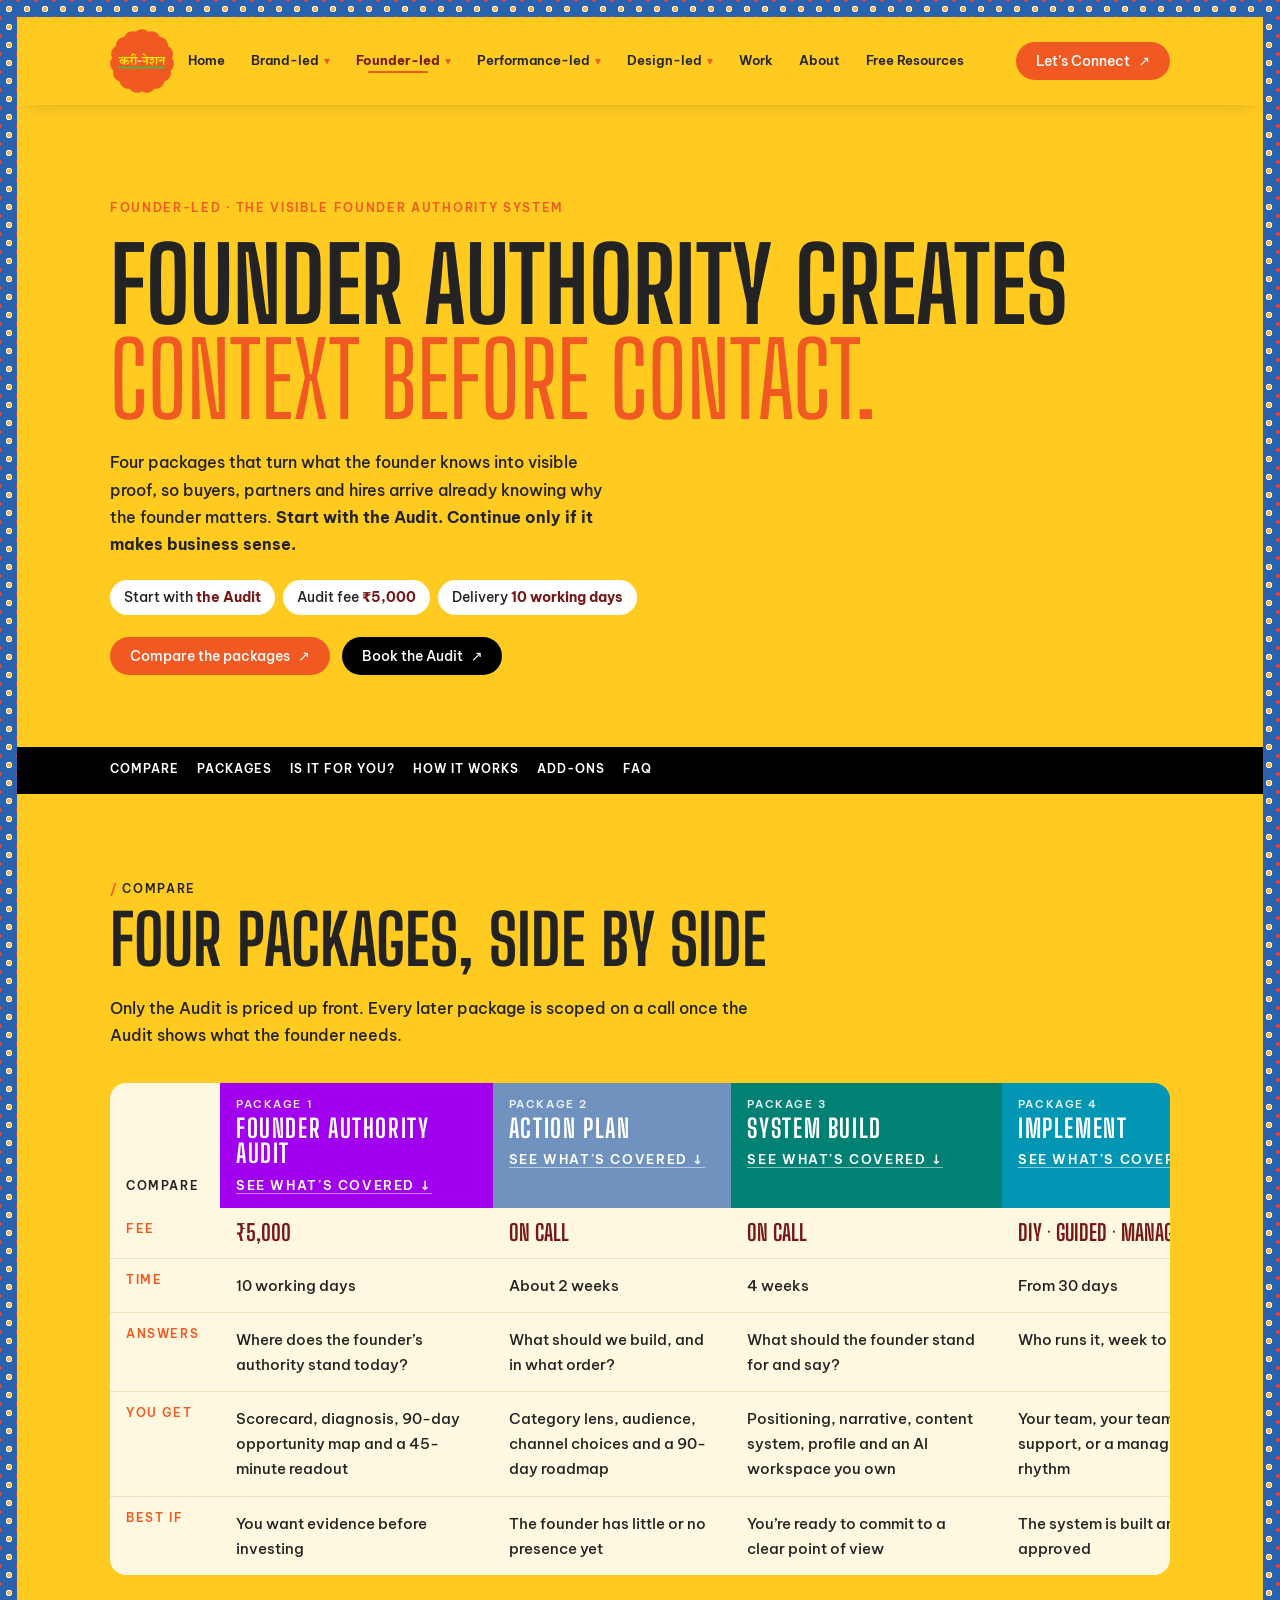
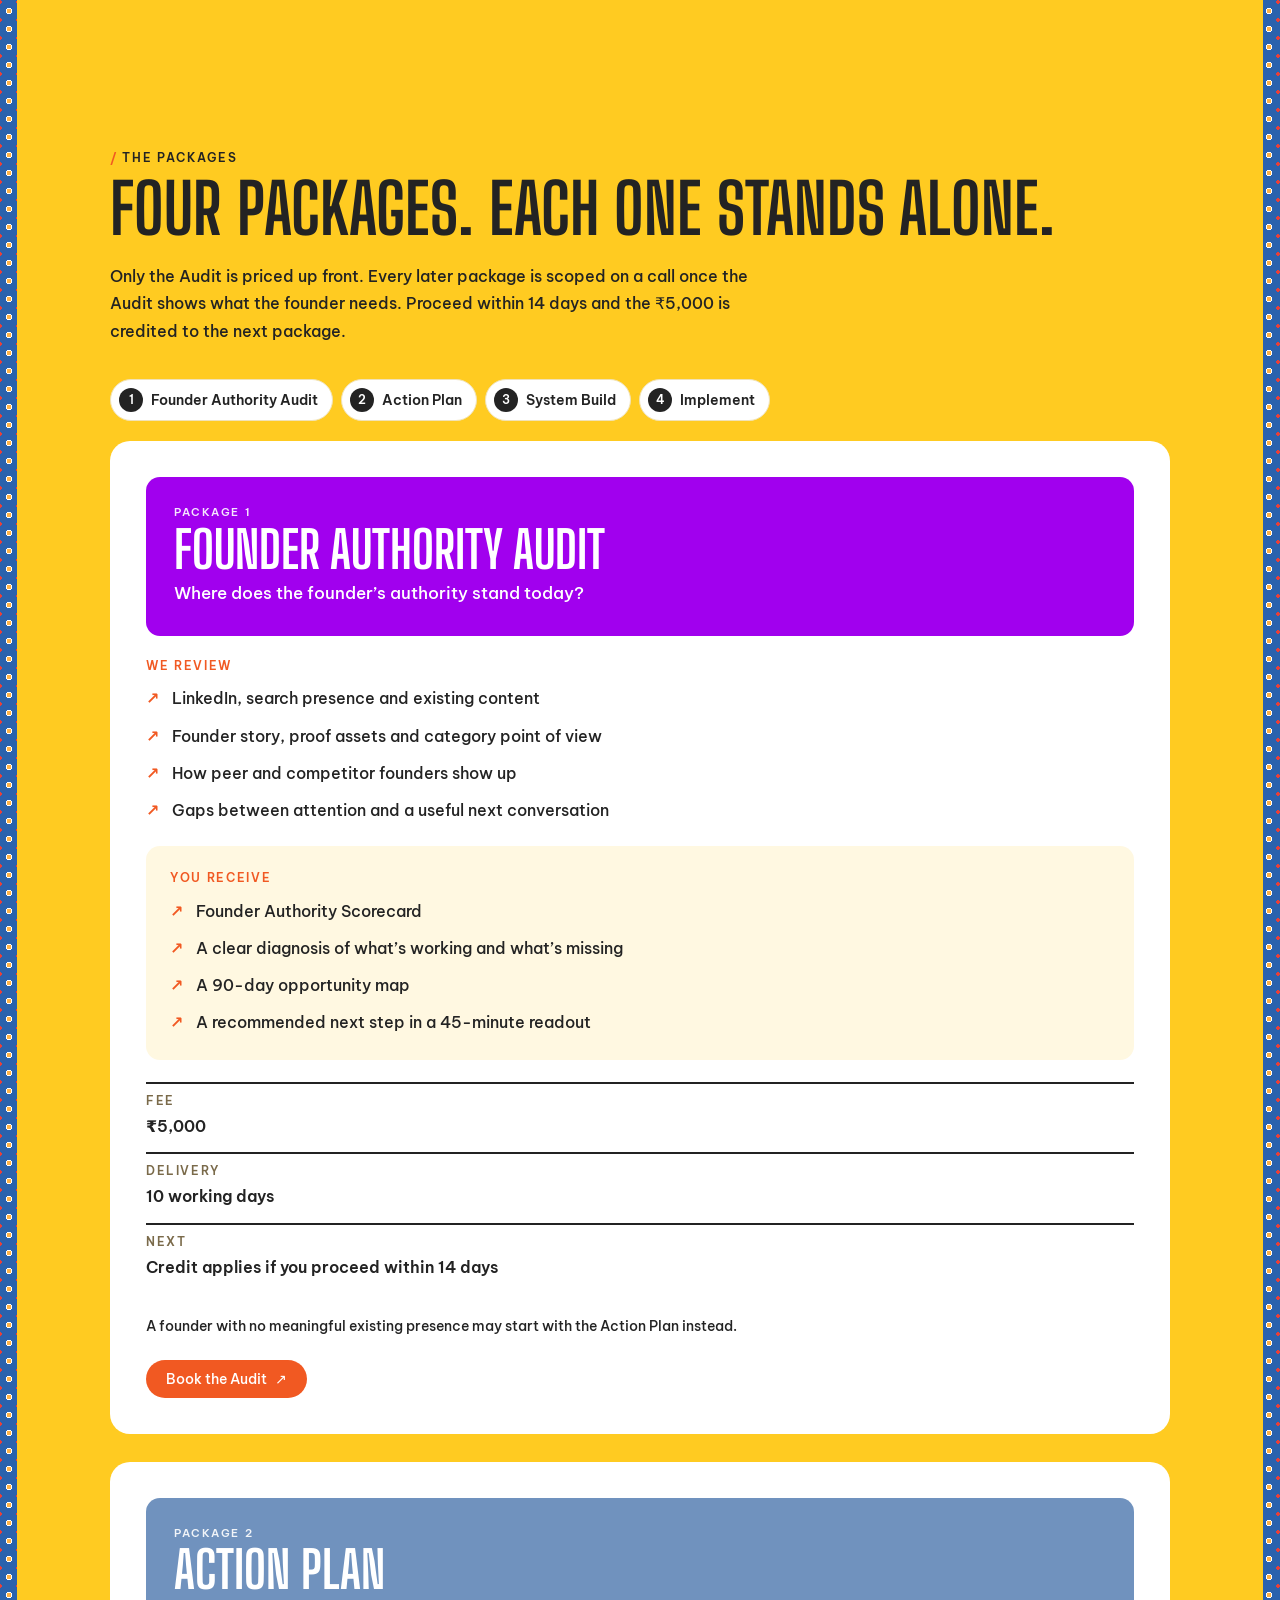
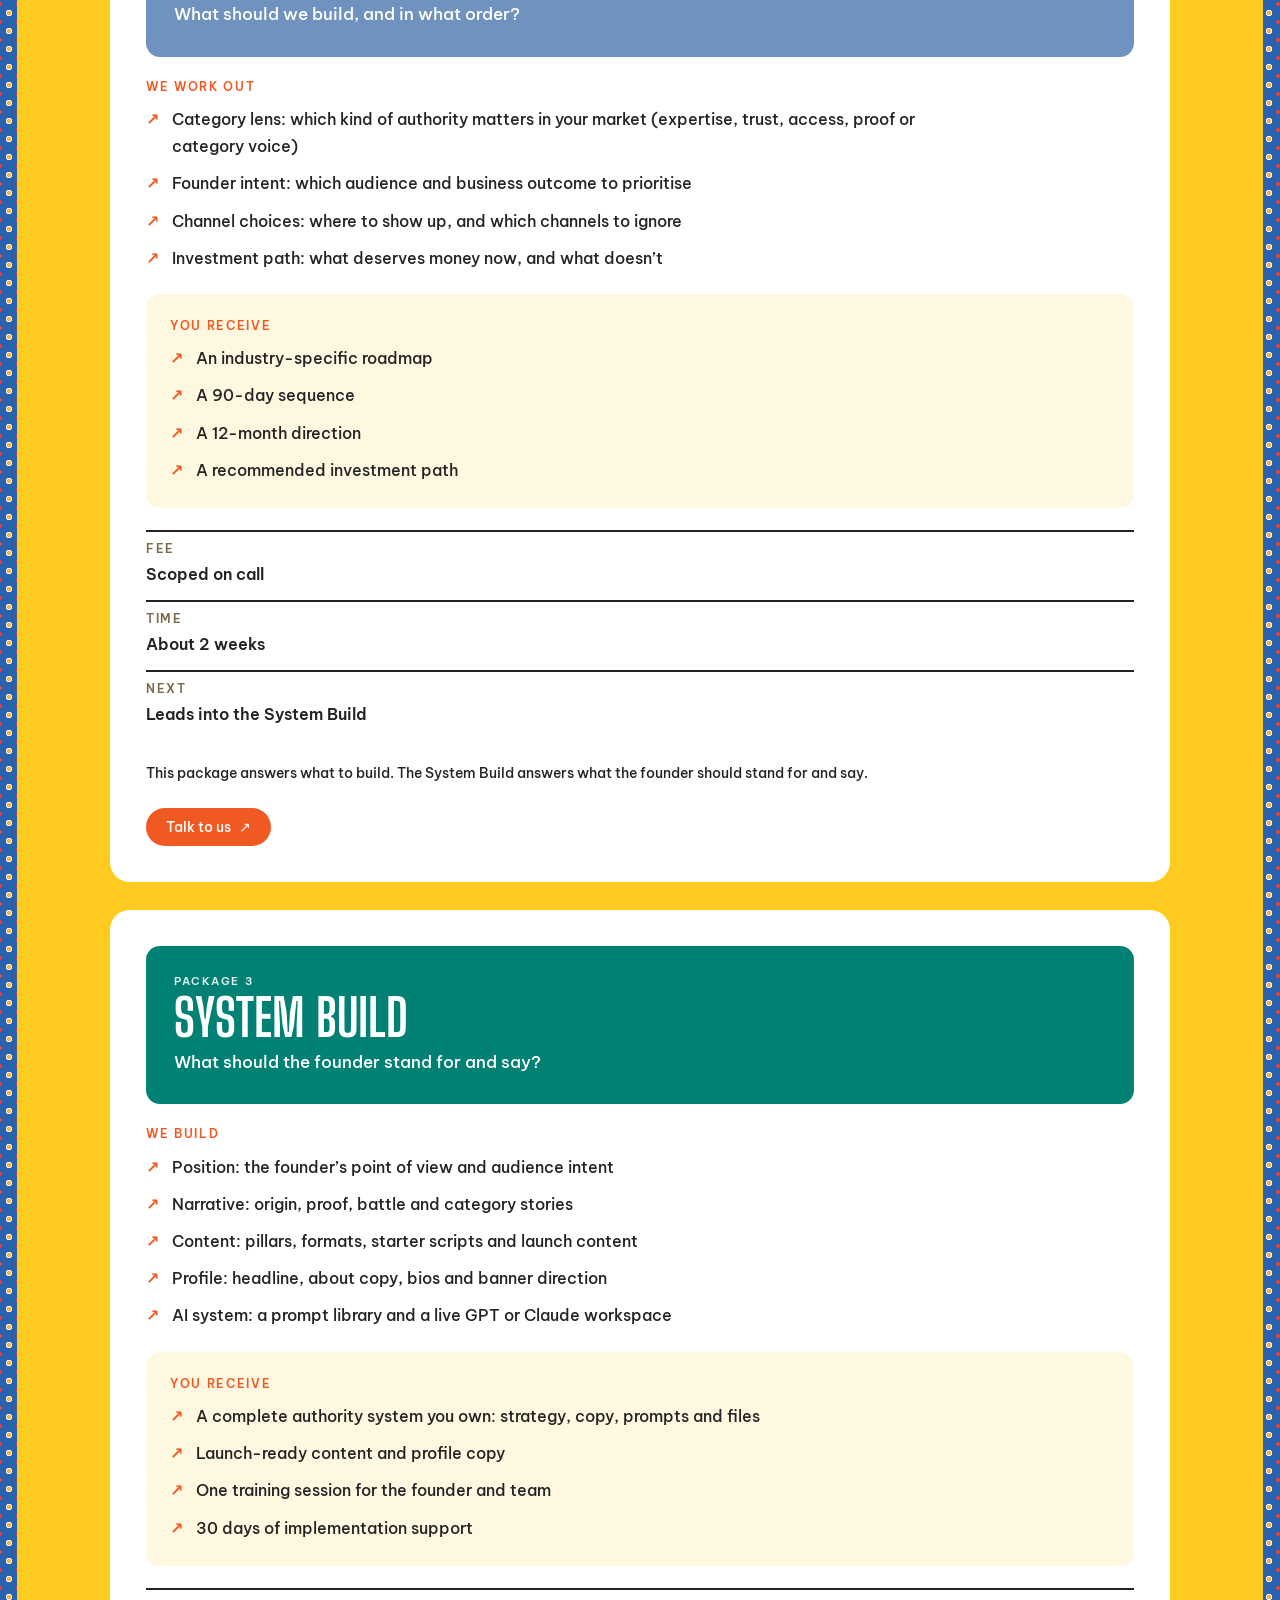
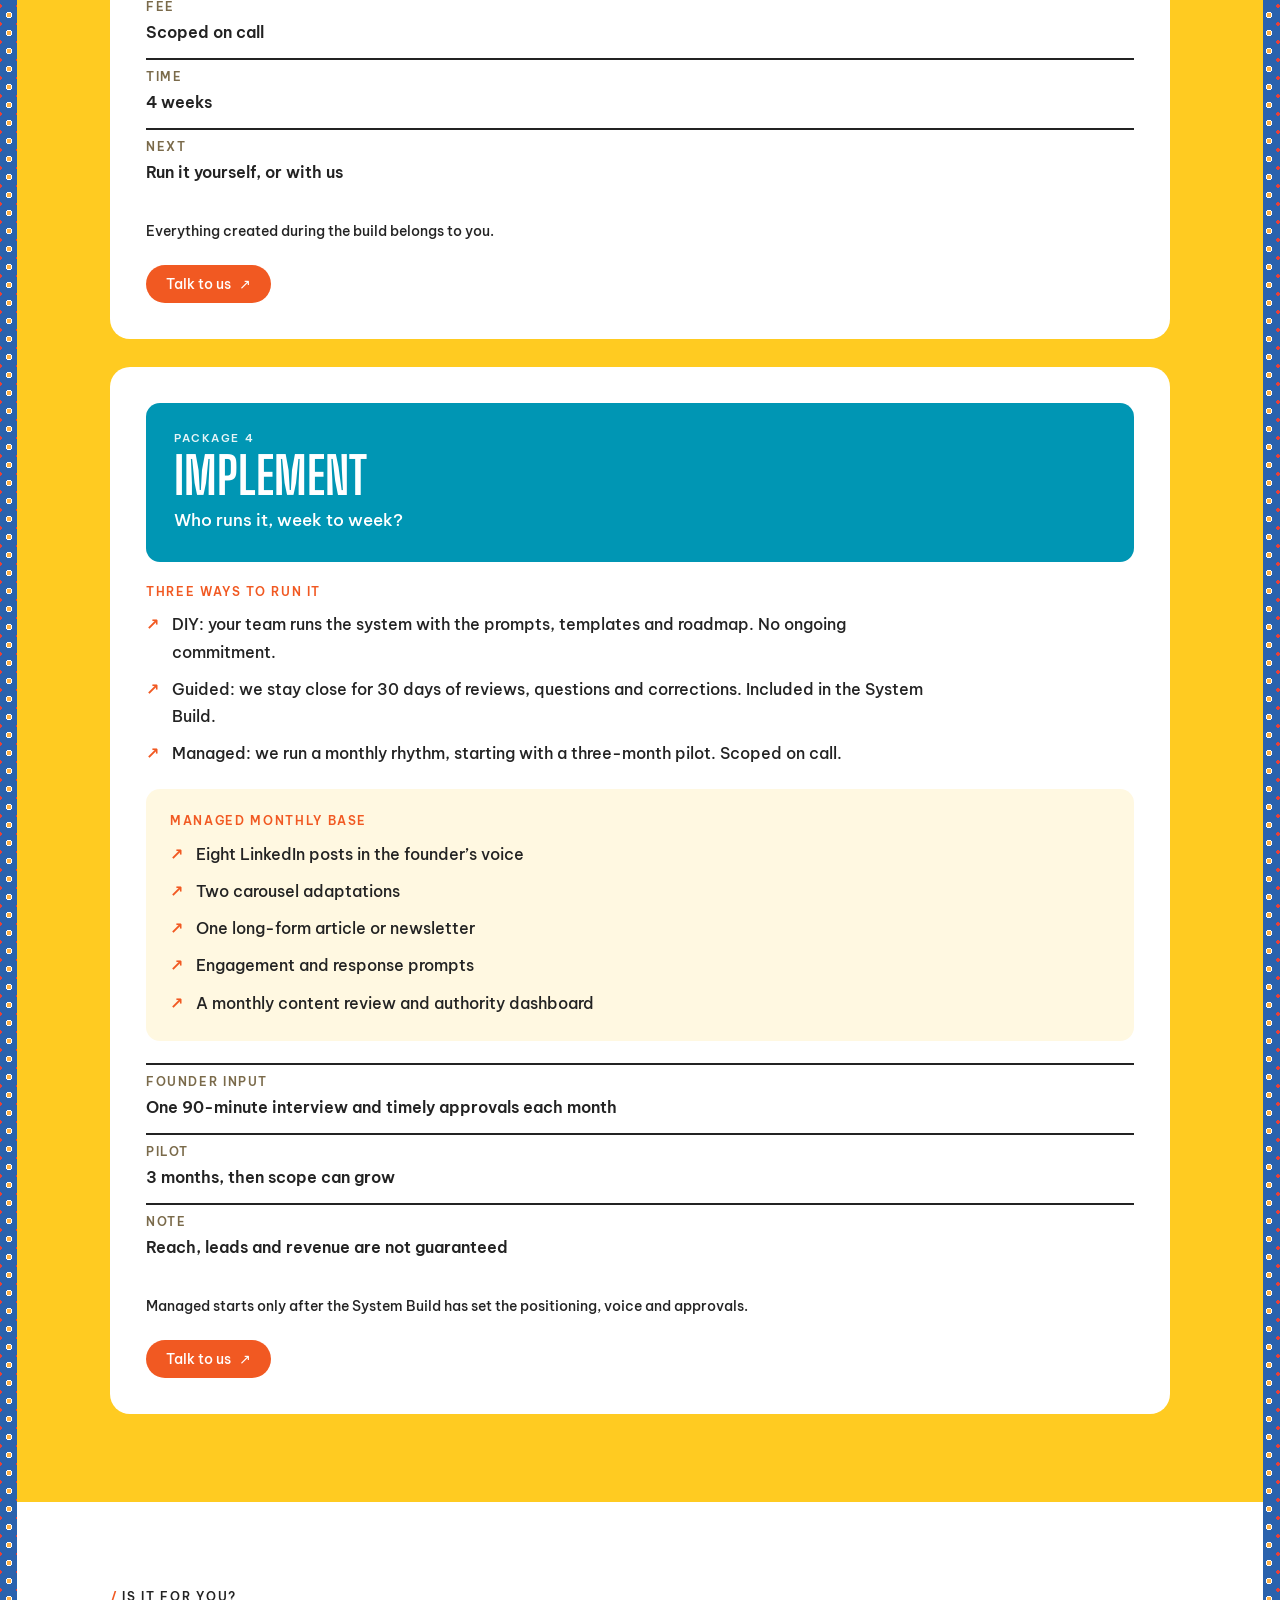
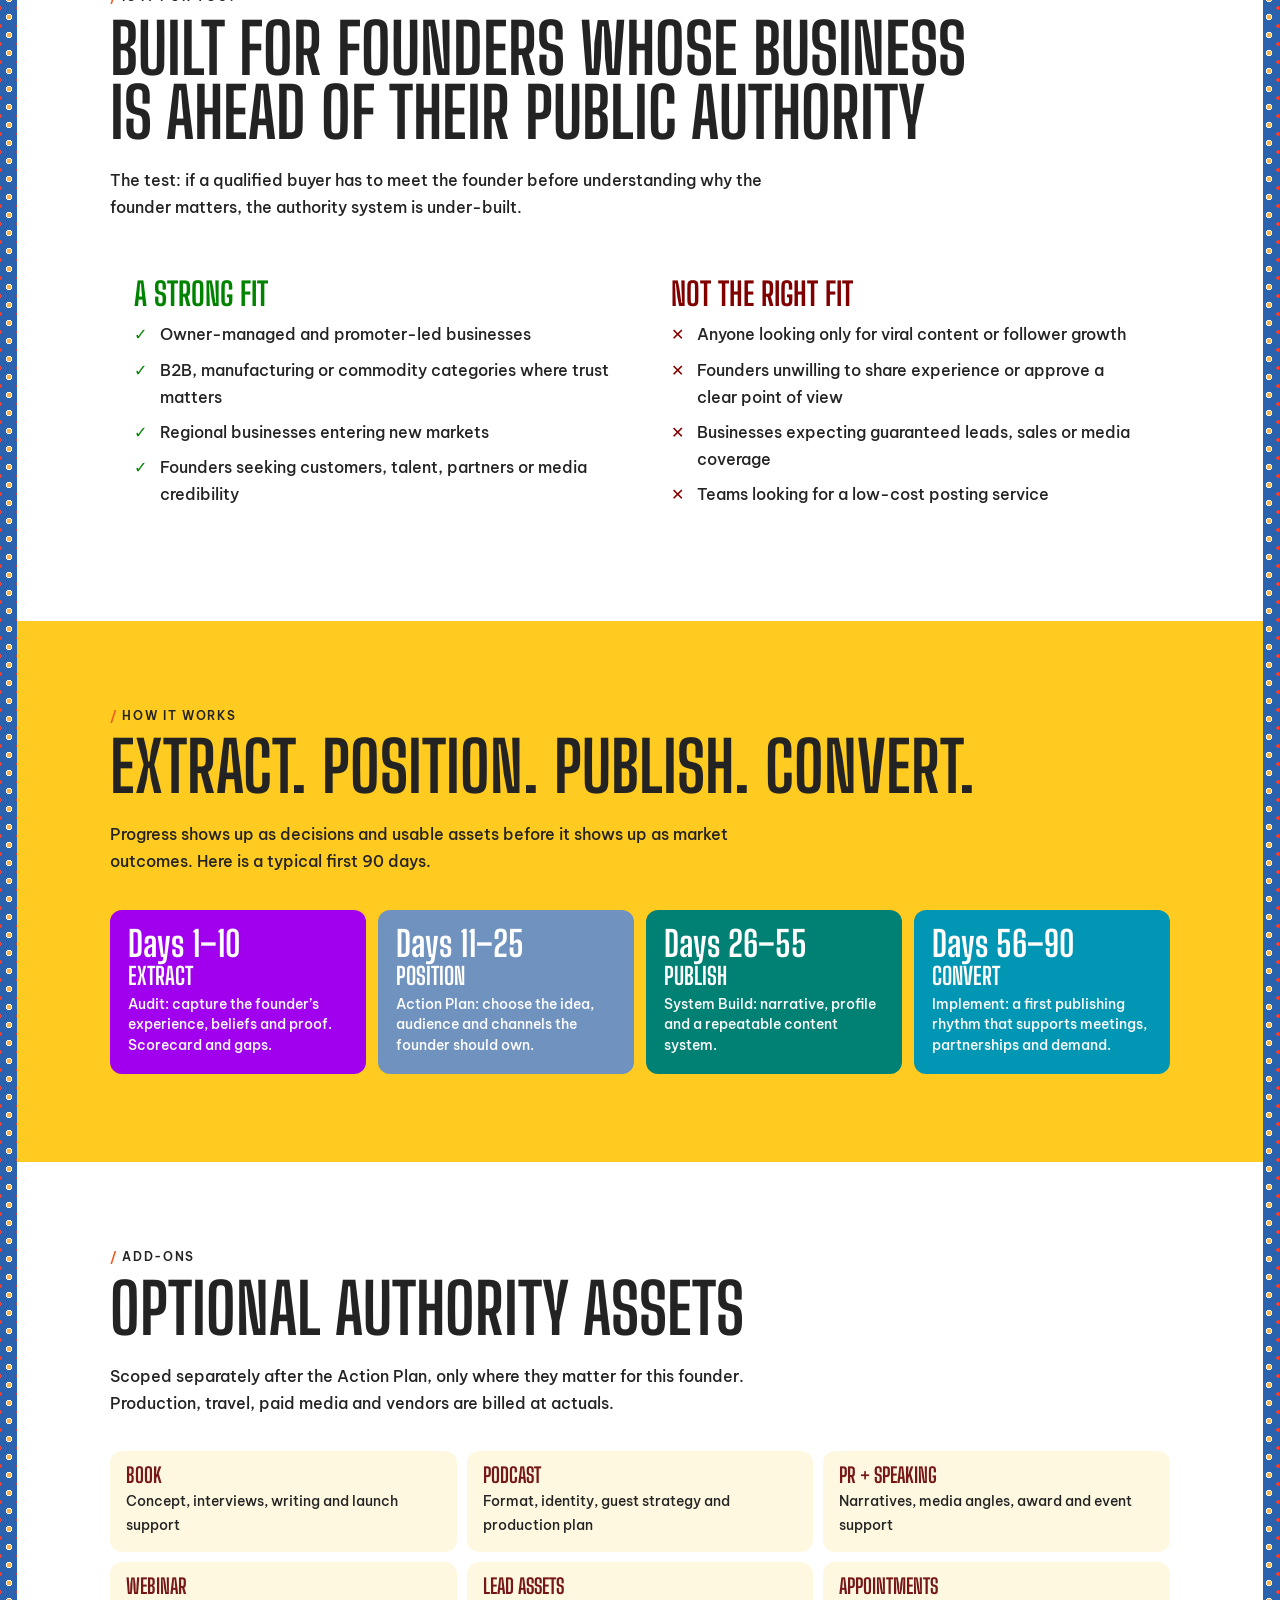
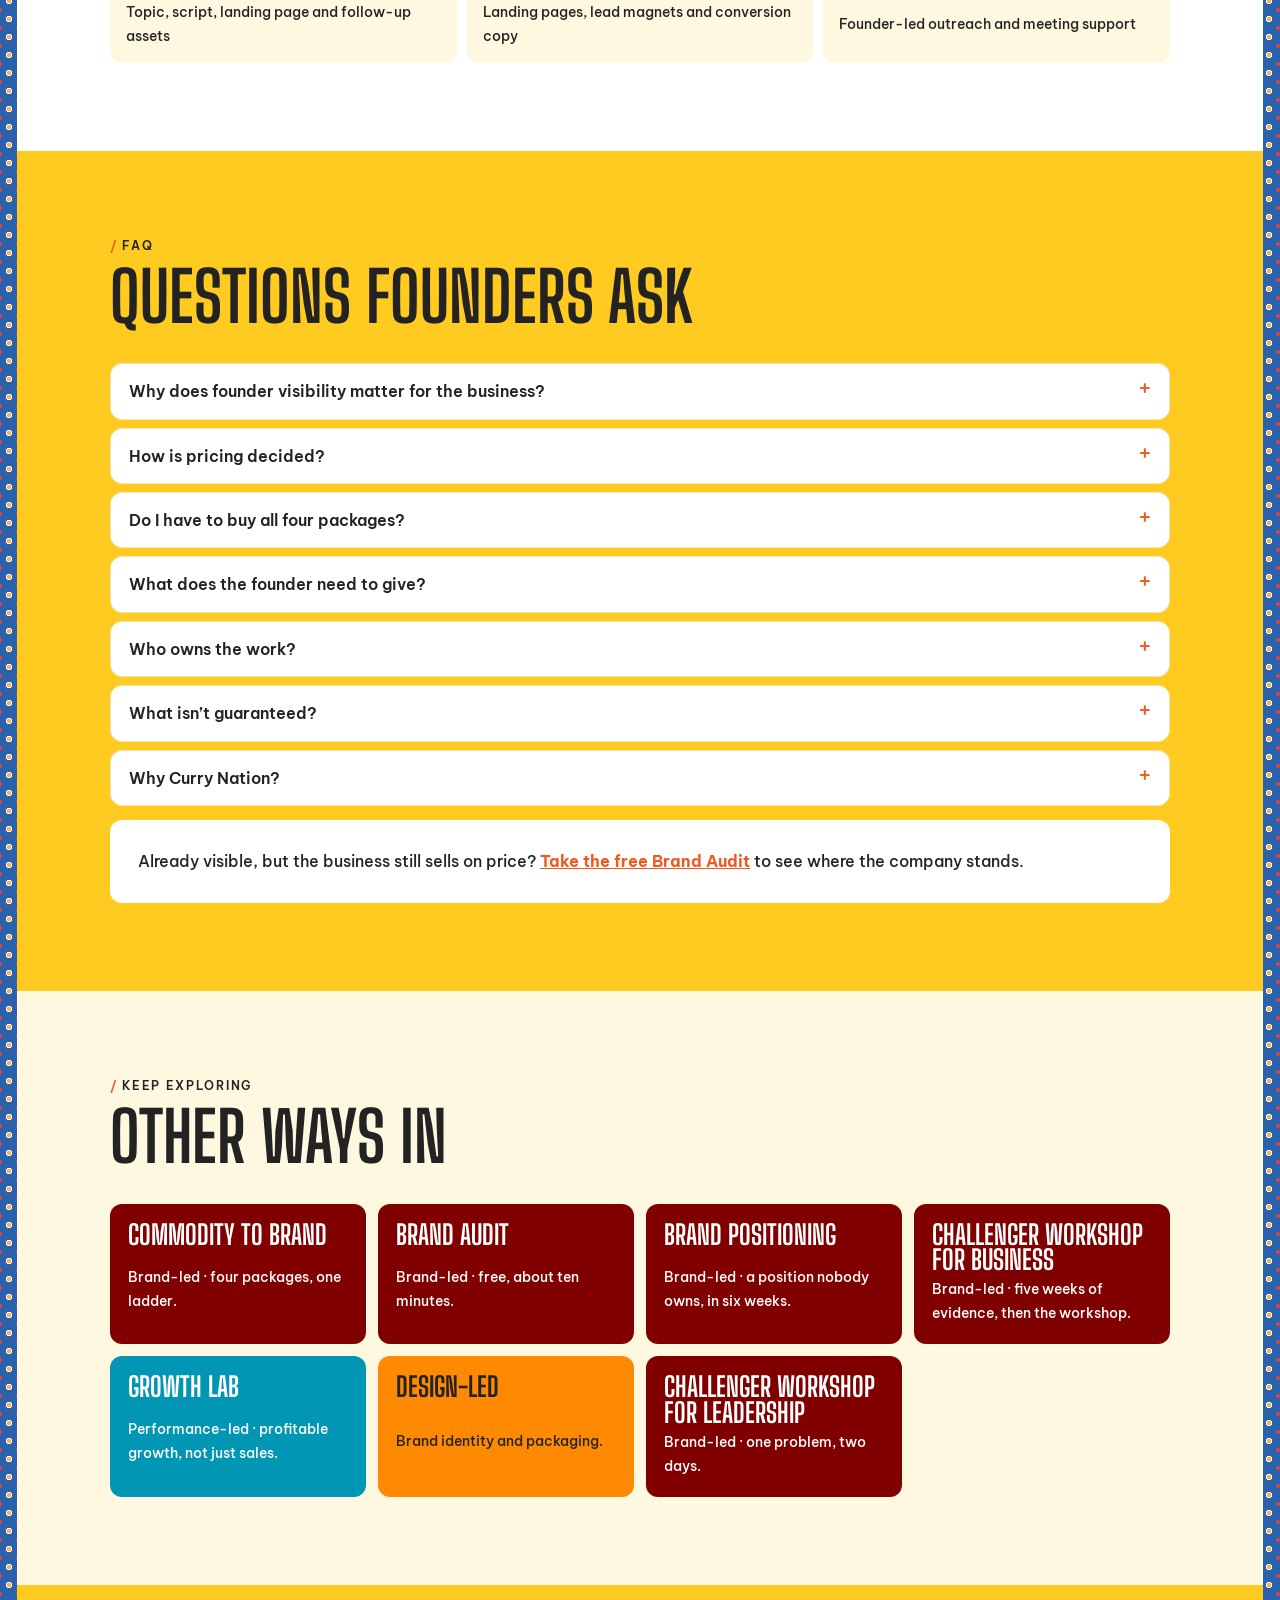
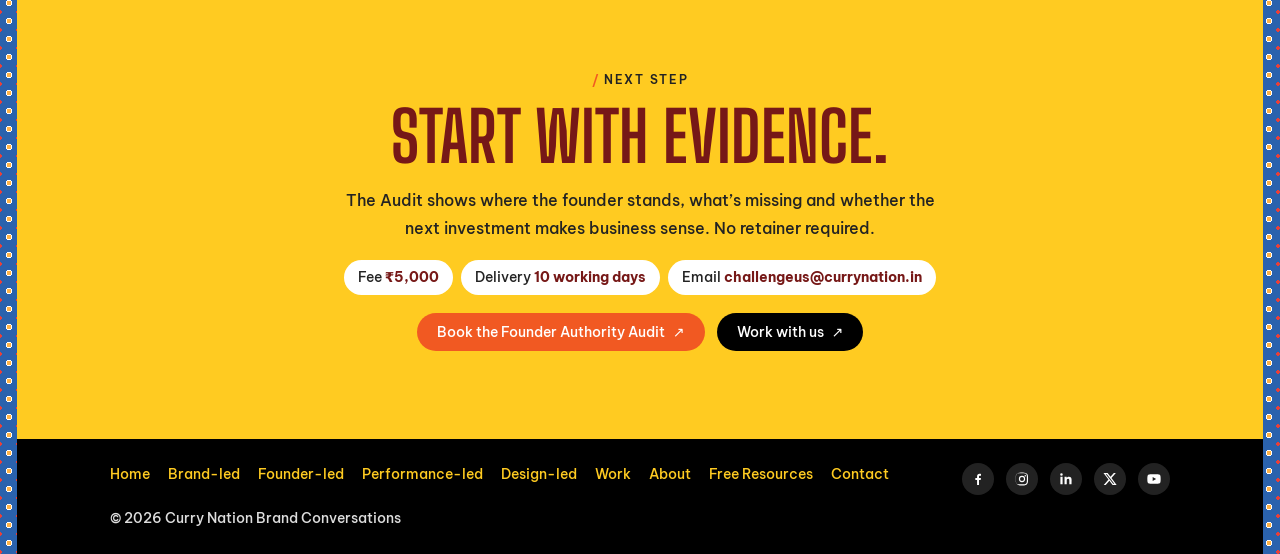
<file: site/founder-visibility.html>
<!doctype html>
<html lang="en"><head><meta charset="utf-8"><meta name="viewport" content="width=device-width, initial-scale=1, viewport-fit=cover">
<meta name="referrer" content="no-referrer">
<title>Founder Authority System · Curry Nation</title>
<meta name="description" content="The Visible Founder Authority System: Audit, Action Plan, System Build, Implement.">
<link rel="preconnect" href="https://fonts.googleapis.com"><link rel="preconnect" href="https://fonts.gstatic.com" crossorigin><link rel="stylesheet" href="https://fonts.googleapis.com/css2?family=Big+Shoulders+Display:wght@500;600;700&family=Be+Vietnam+Pro:wght@400;500;600;700&display=swap">
<style>
/* Layout: currynation.in system — mustard ground inside a blue folk-print frame; colour-block tiles carry the content */
:root{
  --yellow:#ffcb21; --frame:#2a62ad; --flame:#f15922; --orange:#ff8a01; --maroon:#761817; --red:#800000;
  --green:#008400; --purple:#a100ee; --teal:#0096b4; --deep:#008173; --lime:#a1e93b; --aqua:#39fde2;
  --slate:#7092be; --pink:#cc3366; --ink:#232323; --white:#fff; --cream:#fff8e1;
  --f-display:"Big Shoulders Display","Arial Narrow",Impact,sans-serif;
  --f-body:"Be Vietnam Pro",system-ui,-apple-system,"Segoe UI",sans-serif;
  --frame-w:clamp(8px,1.3vw,18px);
  color-scheme:light;
}
*{box-sizing:border-box}
body{background-color:var(--frame);
  background-image:radial-gradient(circle at 50% 50%,#ffb347 0 2.2px,#fff 2.3px 3.4px,transparent 3.5px),radial-gradient(circle at 50% 50%,#e8403a 0 1.6px,transparent 1.7px);
  background-size:18px 18px,18px 18px;background-position:0 0,9px 9px}
body{margin:0;font:400 16px/1.65 var(--f-body);color:var(--ink);-webkit-font-smoothing:antialiased}
.page{margin:var(--frame-w) var(--frame-w) 0;background:var(--yellow);min-height:100vh;overflow:hidden}
a{color:inherit}
a:focus-visible,button:focus-visible{outline:3px solid var(--ink);outline-offset:3px}
img{max-width:100%}
.wrap{max-width:1140px;margin:0 auto;padding-inline:clamp(16px,4vw,40px)}
h1,h2,h3,p{margin:0}
h1{font:600 clamp(2.1rem,4.6vw,3.4rem)/1.12 var(--f-body);color:var(--maroon);text-wrap:balance;letter-spacing:-.01em}
.display{font:900 clamp(3rem,9vw,6.5rem)/.9 var(--f-display);text-transform:none;letter-spacing:-.01em;text-wrap:balance}
h2{font:900 clamp(2.4rem,5.6vw,4.2rem)/.95 var(--f-display);text-wrap:balance}
h3{font:800 clamp(1.6rem,3vw,2.2rem)/1 var(--f-display)}
.eyebrow{font:500 .95rem/1.2 var(--f-body);color:var(--ink)}
.eyebrow::before{content:"/ ";color:var(--flame);font-weight:700}
.hl{color:var(--flame)}
.hlp{color:var(--pink)}
/* header */
.top{position:sticky;top:env(safe-area-inset-top,0px);z-index:5;background:var(--yellow);box-shadow:0 6px 18px -12px rgba(0,0,0,.35)}
.top .wrap{display:flex;align-items:center;gap:18px;padding-block:12px;flex-wrap:wrap}
.logo{width:56px;height:56px;border-radius:50%;background:var(--flame) url(https://currynation.in/wp-content/uploads/2025/04/logo.svg) center/cover no-repeat;flex:none;display:grid;place-items:center;font:900 1rem/1 var(--f-display);color:var(--yellow);text-decoration:none;box-shadow:0 0 0 3px var(--slate)}
.nav{display:flex;flex-wrap:wrap;gap:6px 18px;align-items:center;font-size:.9rem;margin-right:auto}
.nav .grp{font:800 .95rem/1 var(--f-display);text-transform:uppercase;letter-spacing:.06em;color:var(--maroon)}
.nav a{text-decoration:none;padding:4px 0;border-bottom:2px solid transparent}
.nav a:hover,.nav a[aria-current]{border-color:var(--flame)}
.nav .sep{width:1px;height:18px;background:rgba(0,0,0,.25)}
/* buttons */
.btn{display:inline-flex;align-items:center;gap:8px;padding:12px 20px;border-radius:60px;font:500 .9rem/1 var(--f-body);text-decoration:none;background:var(--flame);color:#fff;border:0;transition:transform .15s,box-shadow .15s}
.btn::after{content:"↗"}
.btn:hover{transform:translateY(-2px);box-shadow:0 6px 0 -2px var(--ink)}
.btn.dark{background:#000}
.btn.light{background:#fff;color:var(--ink)}
.ctas{display:flex;flex-wrap:wrap;gap:12px;justify-content:center}
/* hero */
.hero{padding-block:clamp(48px,8vw,96px) clamp(40px,6vw,72px);text-align:center;position:relative}
.hero .wrap{display:grid;gap:22px;justify-items:center}
.hero .lede{max-width:60ch;font-size:clamp(1rem,1.6vw,1.12rem)}
.hero .lede b{font-weight:700}
.hero .kicker{font:900 clamp(1.1rem,2vw,1.4rem)/1 var(--f-display);letter-spacing:.08em;text-transform:uppercase;color:var(--flame)}
.chips{display:flex;flex-wrap:wrap;gap:8px;justify-content:center}
.chips span{background:#fff;border-radius:60px;padding:6px 14px;font-size:.85rem}
.chips b{color:var(--maroon)}
.hero-art{position:absolute;width:clamp(90px,13vw,170px);aspect-ratio:1;background:center/contain no-repeat;opacity:.95;pointer-events:none}
.hero-art.l{left:2%;bottom:8%;transform:rotate(-8deg)}
.hero-art.r{right:2%;top:12%;transform:rotate(8deg)}
@media (max-width:900px){.hero-art{display:none}}
/* sections */
section{padding-block:clamp(48px,7vw,88px)}
.white{background:#fff}
.cream{background:var(--cream)}
.sec-head{display:grid;gap:12px;margin-bottom:34px;justify-items:start}
.sec-head.center{justify-items:center;text-align:center}
.sec-head p.sub{max-width:62ch;font-size:1.03rem}
/* stat tiles (site's YEARS / PROJECTS tiles) */
.stats{display:grid;grid-template-columns:repeat(4,minmax(0,1fr));gap:16px}
.stat{border-radius:10px;padding:18px 16px 20px;text-align:center;display:grid;gap:6px;color:#fff}
.stat .k{font:800 .95rem/1 var(--f-display);text-transform:uppercase;letter-spacing:.06em}
.stat .v{font:900 clamp(2.6rem,6vw,4rem)/.9 var(--f-display)}
.stat .s{font-size:.82rem;opacity:.9}
/* colour fills */
.c-orange{background:var(--orange);color:var(--ink)} .c-orange .k{color:var(--maroon)}
.c-teal{background:var(--teal);color:#fff} .c-teal .k{color:var(--lime)}
.c-deep{background:var(--deep);color:#fff} .c-deep .k{color:var(--aqua)}
.c-red{background:var(--red);color:#fff} .c-red .k{color:var(--orange)}
.c-green{background:var(--green);color:#fff} .c-green .k{color:var(--lime)}
.c-purple{background:var(--purple);color:#fff} .c-purple .k{color:var(--yellow)}
.c-lime{background:var(--lime);color:var(--ink)} .c-lime .k{color:var(--green)}
.c-slate{background:var(--slate);color:#fff} .c-slate .k{color:var(--cream)}
.c-flame{background:var(--flame);color:#fff} .c-flame .k{color:var(--yellow)}
.c-aqua{background:var(--aqua);color:var(--ink)} .c-aqua .k{color:var(--deep)}
/* glance table */
.card{background:#fff;border-radius:12px;padding:clamp(16px,3vw,28px)}
.tablewrap{overflow-x:auto}
table{width:100%;border-collapse:collapse;min-width:620px;font-size:.95rem}
th,td{text-align:left;vertical-align:top;padding:14px 14px 14px 0;border-bottom:1px solid #f0e2b8}
th{font:800 .95rem/1 var(--f-display);text-transform:uppercase;letter-spacing:.06em;color:var(--flame)}
td.k{font:900 1.5rem/1 var(--f-display);color:var(--maroon);white-space:nowrap}
td.t{font-weight:600;white-space:nowrap;font-variant-numeric:tabular-nums}
tr.total td{border-bottom:0;background:var(--cream)}
tr.total td.k{color:var(--flame);padding-left:10px}
.note{font-size:.85rem;margin-top:12px}
/* phases: colour tile + white panel */
.phases{display:grid;gap:18px}
.phase{display:grid;grid-template-columns:minmax(0,5fr) minmax(0,8fr);border-radius:14px;overflow:hidden;background:#fff}
.ptile{padding:clamp(22px,3vw,34px);display:grid;gap:10px;align-content:start;position:relative;min-height:260px}
.ptile .n{font:900 clamp(4rem,9vw,6.5rem)/.8 var(--f-display)}
.ptile .k{font:800 1rem/1 var(--f-display);text-transform:uppercase;letter-spacing:.08em}
.ptile h3{font-size:clamp(2rem,3.6vw,2.8rem)}
.ptile .q{font-size:1.02rem;line-height:1.45;font-weight:500;max-width:34ch}
.ptile .art{position:absolute;right:14px;bottom:10px;width:96px;height:96px;background:center/contain no-repeat;opacity:.9}
.ppanel{padding:clamp(22px,3vw,34px);display:grid;gap:20px;align-content:start;min-width:0}
ul.acts{margin:0;padding:0;list-style:none;display:grid;gap:10px}
ul.acts li{padding-left:26px;position:relative}
ul.acts li::before{content:"↗";position:absolute;left:0;top:0;color:var(--flame);font-weight:700}
ul.acts b{font-weight:700}
.out{display:grid;grid-template-columns:repeat(3,minmax(0,1fr));gap:10px}
.out div{background:var(--cream);border-radius:10px;padding:14px;display:grid;gap:4px;align-content:start}
.out dt{font:800 .85rem/1 var(--f-display);text-transform:uppercase;letter-spacing:.07em;color:var(--flame)}
.out dd{margin:0;font-size:.9rem;line-height:1.45}
.out div:nth-child(2) dd{font-weight:600;color:var(--maroon)}
.lens{display:flex;flex-wrap:wrap;gap:8px;align-items:center;font-size:.85rem}
.lens>span:first-child{font:800 .85rem/1 var(--f-display);text-transform:uppercase;letter-spacing:.07em;margin-right:4px}
.pill{border:1.5px solid var(--ink);border-radius:60px;padding:4px 12px}
.pill b{font-weight:700}
/* pillars (hub) */
.pillar{display:grid;gap:18px}
.pillar-head{display:flex;flex-wrap:wrap;align-items:end;justify-content:space-between;gap:16px}
.bento{display:grid;grid-template-columns:repeat(3,minmax(0,1fr));gap:0;border-radius:14px;overflow:hidden}
.bento a{display:grid;gap:10px;align-content:start;padding:clamp(20px,3vw,30px);min-height:300px;text-decoration:none;position:relative;transition:filter .2s}
.bento a:hover{filter:saturate(1.15) brightness(1.04)}
.bento .k{font:800 .95rem/1 var(--f-display);text-transform:uppercase;letter-spacing:.08em}
.bento h3{font-size:clamp(2.1rem,3.6vw,3rem)}
.bento p{font-size:.95rem;line-height:1.5;max-width:32ch}
.bento .go{margin-top:auto;font-weight:600;font-size:.9rem}
.bento .go::after{content:" ↗"}
.bento .art{position:absolute;right:12px;bottom:12px;width:110px;height:110px;background:center/contain no-repeat}
.badge{display:inline-block;background:#fff;color:var(--flame);border-radius:60px;padding:3px 10px;font:800 .8rem/1.2 var(--f-display);letter-spacing:.06em;width:max-content}
/* tier scale */
.scale{display:grid;grid-template-columns:repeat(4,minmax(0,1fr));gap:12px}
.tier{border-radius:12px;padding:20px 16px;display:grid;gap:8px;align-content:start}
.tier .k{font:800 1rem/1 var(--f-display);letter-spacing:.06em;font-variant-numeric:tabular-nums}
.tier .nm{font:900 2.2rem/.9 var(--f-display)}
.tier p{font-size:.9rem;line-height:1.4}
.tier .to{font-size:.85rem;font-weight:600;border-top:1px solid currentColor;padding-top:8px;margin-top:4px}
/* areas */
.areas{display:grid;grid-template-columns:repeat(4,minmax(0,1fr));gap:16px}
.area{border-radius:12px;padding:20px;display:grid;gap:8px;align-content:start}
.area .v{font:900 3.4rem/.85 var(--f-display)}
.area .v small{font:800 .9rem var(--f-display);letter-spacing:.06em;margin-left:4px}
.area h3{font-size:1.8rem}
.area p{font-size:.9rem}
/* numbered list */
ol.reveal{margin:0;padding:0;list-style:none;display:grid;grid-template-columns:repeat(auto-fit,minmax(240px,1fr));gap:12px;counter-reset:r}
ol.reveal li{counter-increment:r;background:#fff;border-radius:12px;padding:16px 18px;display:grid;grid-template-columns:auto minmax(0,1fr);gap:12px;align-items:start;font-size:.95rem}
ol.reveal li::before{content:counter(r);font:900 2.2rem/.85 var(--f-display);color:var(--flame)}
/* steps */
ol.steps{list-style:none;margin:0;padding:0;display:grid;grid-template-columns:repeat(auto-fit,minmax(220px,1fr));gap:14px;counter-reset:s}
ol.steps li{counter-increment:s;background:#fff;border-radius:12px;padding:18px;display:grid;gap:6px;align-content:start}
ol.steps li::before{content:counter(s,decimal-leading-zero);font:900 2.6rem/.85 var(--f-display);color:var(--flame)}
ol.steps b{font-weight:700}
/* day timeline */
.day{display:grid;grid-template-columns:repeat(3,minmax(0,1fr));gap:12px}
.slot{border-radius:12px;padding:18px;display:grid;gap:6px;align-content:start}
.slot time{font:900 2.2rem/.9 var(--f-display);font-variant-numeric:tabular-nums}
.slot h3{font-size:1.5rem}
.slot p{font-size:.9rem;line-height:1.45}
/* terms */
.terms{display:grid;grid-template-columns:repeat(2,minmax(0,1fr));gap:12px}
.terms div{background:#fff;border-radius:12px;padding:16px 18px;display:grid;gap:4px;min-width:0}
.terms h4{margin:0;font:800 1.05rem/1 var(--f-display);text-transform:uppercase;letter-spacing:.06em;color:var(--flame)}
.terms p{font-size:.92rem}
/* promise */
.promise{border-radius:16px;padding:clamp(26px,5vw,52px);display:grid;gap:14px;text-align:center;justify-items:center}
.promise p{max-width:62ch}
/* founder ladder */
.ladder{display:grid;grid-template-columns:repeat(3,minmax(0,1fr));gap:14px;align-items:end}
.rung{border-radius:14px;padding:clamp(20px,3vw,28px);display:grid;gap:10px;align-content:start}
.rung:nth-child(1){min-height:300px}.rung:nth-child(2){min-height:360px}.rung:nth-child(3){min-height:420px}
.rung .k{font:800 .95rem/1 var(--f-display);letter-spacing:.08em;text-transform:uppercase}
.rung h3{font-size:clamp(2.6rem,5vw,3.8rem)}
.rhythm{display:grid;grid-template-columns:repeat(3,minmax(0,1fr));gap:12px}
.rhythm div{background:#fff;border-radius:12px;padding:18px;display:grid;gap:4px}
.rhythm .v{font:900 3rem/.85 var(--f-display);color:var(--purple)}
/* related + close */
.related{display:grid;grid-template-columns:repeat(auto-fit,minmax(220px,1fr));gap:12px}
.related a{border-radius:12px;padding:18px;text-decoration:none;display:grid;gap:6px;transition:transform .15s}
.related a:hover{transform:translateY(-3px)}
.related b{font:900 1.7rem/1 var(--f-display)}
.related span{font-size:.88rem}
.close{text-align:center}
.close .wrap{display:grid;gap:18px;justify-items:center}
.close .display{color:var(--maroon)}
.close p{max-width:56ch}
.foot{background:#000;color:#ddd;font-size:.85rem}
.foot .wrap{display:flex;flex-wrap:wrap;justify-content:space-between;gap:12px;padding-block:24px}
.foot a{text-decoration:none;color:var(--yellow)}
@media (max-width:860px){
  .phase{grid-template-columns:1fr}.ptile{min-height:0}
  .out,.terms,.day,.ladder,.rhythm,.bento{grid-template-columns:1fr}
  .stats,.scale,.areas{grid-template-columns:repeat(2,minmax(0,1fr))}
  .rung{min-height:0!important}.bento a{min-height:230px}
}
@media (max-width:440px){.stats,.scale,.areas{grid-template-columns:1fr}}
@media (prefers-reduced-motion:reduce){*{transition:none!important}}

/* v3 additions: home page + founder authority system */
.giant{font:900 clamp(3.2rem,10vw,7.4rem)/.88 var(--f-display);color:var(--maroon);letter-spacing:-.01em}
.home-hero{padding-block:clamp(56px,10vw,120px) clamp(48px,7vw,84px)}
.logos-sec{padding-block:36px 44px}
.marquee{display:flex;overflow:hidden;gap:14px;margin-top:18px;mask-image:linear-gradient(90deg,transparent,#000 6%,#000 94%,transparent)}
.marquee ul{display:flex;gap:14px;margin:0;padding:0;list-style:none;flex:none;animation:slide 60s linear infinite}
.marquee li{width:140px;height:78px;border:1px solid #eee;border-radius:6px;display:grid;place-items:center;padding:10px;background:#fff}
.marquee img{max-height:56px;max-width:110px;object-fit:contain}
.marquee .wm{font:800 1.05rem/1.05 var(--f-display);text-align:center;color:var(--maroon);text-transform:uppercase;letter-spacing:.03em}
@keyframes slide{to{transform:translateX(calc(-100% - 14px))}}
@media (prefers-reduced-motion:reduce){.marquee ul{animation:none}.marquee{flex-wrap:wrap;justify-content:center;mask-image:none}.marquee ul+ul{display:none}.marquee ul{flex-wrap:wrap;justify-content:center}}
.split{display:grid;grid-template-columns:repeat(2,minmax(0,1fr));gap:16px}
.half{border-radius:16px;padding:clamp(24px,4vw,40px);display:grid;gap:12px;align-content:start;min-height:320px;text-decoration:none;position:relative;transition:transform .15s}
.half:hover{transform:translateY(-3px)}
.half .k{font:800 1rem/1 var(--f-display);text-transform:uppercase;letter-spacing:.08em}
.half h3{font-size:clamp(2.4rem,5vw,3.8rem);max-width:12ch}
.half p{max-width:40ch}
.half .go{margin-top:auto;font-weight:600}.half .go::after{content:" ↗"}
.half .art{position:absolute;right:18px;bottom:16px;width:140px;height:140px;background:center/contain no-repeat}
.flow{position:relative}
.scale.mini{margin-top:14px}.scale.mini .tier{padding:14px}.scale.mini .nm{font-size:1.7rem}
.stages{display:grid;grid-template-columns:repeat(4,minmax(0,1fr));gap:12px;margin-bottom:18px}
.stage{border-radius:14px;padding:22px 20px;display:grid;gap:8px;align-content:start;text-decoration:none;min-height:230px;transition:transform .15s}
.stage:hover{transform:translateY(-3px)}
.stage .k{font:800 .95rem/1 var(--f-display);text-transform:uppercase;letter-spacing:.08em}
.stage h3{font-size:clamp(1.9rem,3vw,2.5rem)}
.stage .price{font:900 1.5rem/1 var(--f-display);background:rgba(255,255,255,.18);border-radius:60px;padding:6px 12px;width:max-content}
.stage p{font-size:.92rem}
.about{display:grid;grid-template-columns:repeat(4,minmax(0,1fr));grid-auto-rows:minmax(150px,auto);gap:0;border-radius:14px;overflow:hidden}
.ab{padding:22px;display:grid;place-items:center;position:relative}
.ab.big{grid-column:span 2;place-items:center start}
.ab.big p{font-size:clamp(1.05rem,1.8vw,1.3rem);font-weight:500;line-height:1.5}
.ab.wide{grid-column:span 2;place-items:center start}
.ab.wide p{font-size:1.05rem;font-weight:500;max-width:42ch}
.ab-art{width:min(120px,80%);aspect-ratio:1;background:center/contain no-repeat}
.case{border-radius:16px;padding:clamp(24px,4vw,40px);display:grid;grid-template-columns:minmax(0,1fr) minmax(0,1fr);gap:24px;align-items:center}
.case .k{font:800 1rem/1 var(--f-display);text-transform:uppercase;letter-spacing:.08em;color:var(--orange)}
.case h3{font-size:clamp(2rem,4vw,3rem);margin-top:8px}
.awards{display:grid;gap:12px}
.awards div{background:rgba(255,255,255,.12);border-radius:10px;padding:14px 16px;display:grid;gap:4px}
.awards span{font-size:.88rem;opacity:.9}
.quotes{display:grid;grid-template-columns:repeat(3,minmax(0,1fr));gap:14px}
.quote{margin:0;border-radius:14px;padding:22px;display:grid;gap:12px;align-content:start}
.quote h3{font-size:1.7rem}
.quote blockquote{margin:0;font-size:.95rem;line-height:1.55}
.quote figcaption{display:grid;gap:2px;font-size:.88rem;margin-top:auto}
.featured{display:flex;flex-wrap:wrap;gap:10px 28px;align-items:center;justify-content:center;margin-top:36px;padding-top:24px;border-top:1px solid #f0e2b8}
.featured span{font-size:.9rem}
.featured b{font:900 1.5rem/1 var(--f-display);color:#666}
.trio{display:grid;grid-template-columns:repeat(3,minmax(0,1fr));gap:12px}
.ex{border-radius:14px;padding:22px;display:grid;gap:8px;align-content:start}
.ex .k{font:800 .9rem/1.2 var(--f-display);text-transform:uppercase;letter-spacing:.07em}
.ex h3{font-size:clamp(1.7rem,2.6vw,2.2rem)}
.mute2{opacity:.7;font-size:.9em}
.gap{display:grid;grid-template-columns:repeat(3,minmax(0,1fr));gap:12px}
.gap div{border-radius:14px;padding:22px;display:grid;gap:10px;align-content:start}
.gap .n{font:900 3.4rem/.85 var(--f-display)}
.gap p{font-size:1.05rem;font-weight:500}
.test{margin-top:14px;background:#000;color:#fff;border-radius:14px;padding:clamp(22px,4vw,34px);display:grid;gap:10px}
.test .k{font:800 1rem/1 var(--f-display);text-transform:uppercase;letter-spacing:.08em;color:var(--yellow)}
.test p{font-size:clamp(1.1rem,2vw,1.4rem);line-height:1.45;max-width:60ch}
.fit{display:grid;grid-template-columns:repeat(2,minmax(0,1fr));gap:14px}
.fit>div{border-radius:14px;padding:24px;background:#fff;display:grid;gap:12px;align-content:start}
.fit h3{font-size:2rem}
.fit .yes h3{color:var(--green)}.fit .no h3{color:var(--red)}
.fit ul{margin:0;padding:0;list-style:none;display:grid;gap:8px}
.fit li{padding-left:26px;position:relative}
.fit .yes li::before{content:"✓";position:absolute;left:0;color:var(--green);font-weight:700}
.fit .no li::before{content:"✕";position:absolute;left:0;color:var(--red);font-weight:700}
.modules{display:grid;grid-template-columns:repeat(3,minmax(0,1fr));gap:12px}
.modules.four{grid-template-columns:repeat(4,minmax(0,1fr))}
.modules div{border-radius:12px;padding:20px;display:grid;gap:6px;align-content:start}
.modules .n{font:900 2.4rem/.85 var(--f-display);opacity:.85}
.modules h3{font-size:1.8rem}
.modules p{font-size:.92rem;line-height:1.45}
.day.four{grid-template-columns:repeat(4,minmax(0,1fr))}
.managed{margin-top:14px;display:grid;grid-template-columns:minmax(0,1fr) minmax(0,1fr);gap:24px;align-items:start}
.sel{user-select:all}
@media (max-width:860px){
  .split,.trio,.gap,.fit,.quotes,.case,.managed{grid-template-columns:1fr}
  .stages,.modules,.modules.four,.day.four,.about{grid-template-columns:repeat(2,minmax(0,1fr))}
}
@media (max-width:440px){.stages,.modules,.modules.four,.day.four,.about{grid-template-columns:1fr}.ab.big,.ab.wide{grid-column:auto}}

/* ---------- v4: logo, cascading nav, home pillars, CXO band, performance ---------- */
.logo{width:64px;height:64px;background:none!important;box-shadow:none!important;border-radius:0;display:block;flex:none}
.logo img{width:64px;height:64px;display:block}
.top .wrap{flex-wrap:nowrap;gap:14px}
.nav{margin-right:auto;min-width:0}
.menu{list-style:none;margin:0;padding:0;display:flex;align-items:center;gap:2px}
.m{position:relative}
.mt{display:inline-flex;align-items:center;gap:6px;background:none;border:0;font:500 .92rem/1 var(--f-body);color:var(--ink);padding:12px 10px;border-radius:60px;cursor:pointer;text-decoration:none;white-space:nowrap}
.mt i{font-style:normal;font-size:.7em;color:var(--flame);transition:transform .15s}
.mt:hover,.m.open>.mt{background:rgba(255,255,255,.55)}
.m.here>.mt,.mt[aria-current]{color:var(--maroon);font-weight:700}
.m.here>.mt::after,.mt[aria-current]::after{content:"";display:block;position:absolute;left:12px;right:12px;bottom:4px;height:2px;background:var(--flame)}
.m.open>.mt i{transform:rotate(180deg)}
.sub{display:none;position:absolute;top:100%;left:0;margin-top:6px;width:320px;background:#fff;border-radius:14px;box-shadow:0 18px 40px -16px rgba(0,0,0,.35);padding:10px;z-index:20;gap:2px}
.sub::before{content:"";position:absolute;left:0;right:0;top:-10px;height:10px}
.m.open>.sub{display:grid}
@media (hover:hover) and (min-width:1101px){.m:hover>.sub{display:grid}.m:hover>.mt i{transform:rotate(180deg)}}
.sub-k{font-size:.78rem;color:#7a6a4a;padding:6px 10px 8px;border-bottom:1px solid #f3e7c6;margin-bottom:4px}
.sub a{display:grid;gap:2px;padding:9px 10px;border-radius:10px;text-decoration:none}
.sub a:hover,.sub a:focus-visible{background:var(--cream)}
.sub a b{font-weight:600;font-size:.92rem;color:var(--ink)}
.sub a small{font-size:.78rem;color:#7a6a4a}
.sub a.all{font-size:.82rem;font-weight:600;color:var(--flame);border-top:1px solid #f3e7c6;margin-top:4px;border-radius:0 0 10px 10px}
.burger{display:none;align-items:center;gap:8px;background:#000;color:#fff;border:0;border-radius:60px;padding:10px 16px;font:500 .9rem/1 var(--f-body);cursor:pointer}
.burger span{width:16px;height:2px;background:#fff;box-shadow:0 -5px 0 #fff,0 5px 0 #fff}
@media (max-width:1100px){
  .top .wrap{flex-wrap:wrap}
  .burger{display:inline-flex;margin-left:auto}
  .cta-top{display:none}
  .nav{order:5;flex-basis:100%;display:none;margin:0}
  .top.navopen .nav{display:block;max-height:calc(100vh - 110px);overflow:auto;padding-bottom:12px}
  .menu{flex-direction:column;align-items:stretch;gap:2px}
  .mt{width:100%;justify-content:space-between;padding:14px 12px;font-size:1rem;background:rgba(255,255,255,.4)}
  .m.here>.mt::after,.mt[aria-current]::after{display:none}
  .sub{position:static;width:auto;box-shadow:none;margin:4px 0 8px}
}
/* hero */
.home-hero .giant{margin-top:6px}
.rot{display:inline-block;color:var(--flame);transition:opacity .28s,transform .28s}
.rot.out{opacity:0;transform:translateY(12px)}
.for{font:600 clamp(1.3rem,3vw,2.1rem)/1.2 var(--f-body);color:var(--maroon)}
.for b{font-weight:700;background:linear-gradient(transparent 62%,rgba(241,89,34,.35) 0)}
/* pillars */
.pillars{display:grid;gap:18px}
.pillar-row{display:grid;grid-template-columns:minmax(0,4fr) minmax(0,8fr);background:#fff;border-radius:16px;overflow:hidden;scroll-margin-top:100px}
.ptag{padding:clamp(22px,3vw,32px);display:grid;gap:10px;align-content:start;position:relative;min-height:260px}
.ptag .n{font:900 clamp(3.6rem,7vw,5.4rem)/.8 var(--f-display)}
.ptag h3{font-size:clamp(2.2rem,4vw,3.2rem)}
.ptag p{font-size:.95rem;line-height:1.5;max-width:34ch}
.ptag .oc{font-size:.88rem;border-top:1px solid currentColor;padding-top:10px;opacity:.95}
.ptag .art{position:absolute;right:14px;bottom:12px;width:90px;height:90px;background:center/contain no-repeat}
.prods{display:grid;grid-template-columns:repeat(2,minmax(0,1fr));gap:1px;background:#f3e7c6}
.prods.one{grid-template-columns:1fr}
.prod{background:#fff;padding:20px 22px;display:grid;gap:6px;align-content:start;text-decoration:none;transition:background .15s}
.prod:hover{background:var(--cream)}
.prod .pt{font:900 1.65rem/1 var(--f-display);color:var(--maroon)}
.prod .pt::after{content:" ↗";color:var(--flame);font-size:.8em}
.prod .pm{font:800 .82rem/1 var(--f-display);text-transform:uppercase;letter-spacing:.08em;color:var(--flame)}
.prod .pd{font-size:.9rem;line-height:1.5}
.prods.one .prod{align-content:center;padding:28px}
.prods.one .pt{font-size:2.4rem}
/* cxo band */
.cxo-band{background:#000;color:#fff}
.cxo-grid{display:grid;grid-template-columns:minmax(0,7fr) minmax(0,5fr);gap:32px;align-items:center}
.cxo-band .display{color:var(--yellow);margin:10px 0 14px}
.cxo-band .sub{color:#e9e2d0;max-width:58ch;margin-bottom:22px}
.eyebrow.light{color:#fff}
.cxo-facts{display:grid;grid-template-columns:repeat(2,minmax(0,1fr));gap:10px}
.cxo-facts div{background:#1c1c1c;border-radius:12px;padding:18px;display:grid;gap:6px}
.cxo-facts .v{font:900 3rem/.85 var(--f-display);color:var(--flame)}
.cxo-facts span:last-child{font-size:.88rem;color:#ddd}
/* performance */
.platforms{display:flex;flex-wrap:wrap;justify-content:center;gap:10px;margin-top:16px}
.platforms span{font:900 1.4rem/1 var(--f-display);border:2px solid var(--ink);border-radius:60px;padding:10px 18px}
.channels{display:grid;grid-template-columns:repeat(3,minmax(0,1fr));gap:12px}
.chan{border-radius:14px;padding:22px;display:grid;gap:8px;align-content:start}
.chan .k{font:800 .9rem/1.2 var(--f-display);text-transform:uppercase;letter-spacing:.07em}
.chan h3{font-size:2rem}
.chan p{font-size:.92rem;line-height:1.5}
.chan .sig{border-top:1px solid currentColor;padding-top:10px;display:grid;gap:4px;font-size:.85rem}
.chain{display:flex;flex-wrap:wrap;justify-content:center;align-items:center;gap:8px;margin-top:26px}
.chain span{background:var(--cream);border-radius:60px;padding:10px 16px;font:900 1.3rem/1 var(--f-display)}
.chain span.end{background:var(--flame);color:#fff}
.chain i{font-style:normal;color:var(--flame);font-weight:700}
.planner-band{background:var(--deep);color:#fff}
.planner-grid{display:grid;grid-template-columns:minmax(0,5fr) minmax(0,6fr);gap:32px;align-items:center}
.planner-band .display{color:var(--aqua);margin:10px 0 14px}
.planner-band .sub{color:#dff;margin-bottom:22px}
.planner-band .fine{font-size:.8rem;opacity:.8;margin-top:16px;max-width:52ch}
.scenario{background:#fff;color:var(--ink);border-radius:16px;padding:22px}
.scenario .sk{font:800 .85rem/1.3 var(--f-display);text-transform:uppercase;letter-spacing:.06em;color:var(--deep);margin-bottom:14px}
.sgrid{display:grid;grid-template-columns:repeat(2,minmax(0,1fr));gap:10px}
.sgrid div{background:var(--cream);border-radius:10px;padding:14px;display:grid;gap:4px}
.sgrid .v{font:900 2.2rem/.9 var(--f-display);color:var(--deep);font-variant-numeric:tabular-nums}
.sgrid span:last-child{font-size:.82rem}
/* workshop options */
.options{display:grid;grid-template-columns:repeat(2,minmax(0,1fr));gap:14px}
.option{border-radius:16px;padding:clamp(22px,3vw,32px);display:grid;gap:12px;align-content:start;scroll-margin-top:100px}
.option .k{font:800 .95rem/1 var(--f-display);text-transform:uppercase;letter-spacing:.08em}
.option h3{font-size:clamp(2rem,3.6vw,2.8rem)}
.option ul{margin:0;padding-left:18px;display:grid;gap:6px;font-size:.95rem}
.option .best{background:rgba(255,255,255,.16);border-radius:10px;padding:12px 14px;font-size:.9rem}
.phase .n[id],.ptile .n[id]{scroll-margin-top:110px}
@media (max-width:860px){
  .pillar-row,.cxo-grid,.planner-grid,.options{grid-template-columns:1fr}
  .ptag{min-height:0}
  .channels{grid-template-columns:1fr}
}
@media (max-width:560px){.prods,.sgrid,.cxo-facts{grid-template-columns:1fr}}
.prods .prod:last-child:nth-child(odd){grid-column:1/-1}
.ptag h3{font-size:clamp(2rem,3.4vw,2.9rem);overflow-wrap:anywhere}
.cxo-band .display{font-size:clamp(2.6rem,5vw,4.4rem)}

/* ---------- v5: typography placement from the Growth Lab site ---------- */
body{font-weight:500;line-height:1.7}
h1,h2,h3,.display,.giant,
.ptile h3,.ptag h3,.bento h3,.half h3,.stage h3,.rung h3,.ex h3,.option h3,.chan h3,.slot h3,.modules h3,.fit h3,.quote h3,.case h3,.prod .pt,.related b{
  font-family:var(--f-display)!important;font-weight:700!important;text-transform:uppercase;letter-spacing:0;line-height:.93}
h1,.giant{font-size:clamp(3rem,8vw,6.8rem)!important;color:var(--ink)!important}
h2,.display{font-size:clamp(2.4rem,5.4vw,5rem)!important}
h3{font-size:clamp(1.6rem,2.6vw,2.6rem)}
.hl,.hlp,.rot,h1 .hl,h2 .hl{color:var(--flame)!important;font-weight:500!important}
h1 .hl,h1 .hlp,h1 .rot,h2 .hl,.display .hl{font-weight:500!important}
.hero{text-align:left}
.hero .wrap{justify-items:start}
.hero .chips,.hero .ctas{justify-content:flex-start}
.hero .lede{font-size:1rem;line-height:1.7;max-width:46ch;font-weight:500}
.hero-art.l{display:none}
.hero-art.r{right:4%;top:auto;bottom:10%;width:clamp(120px,16vw,220px)}
.kicker{font:600 .75rem/1.2 var(--f-body)!important;letter-spacing:.14em!important;text-transform:uppercase;color:var(--flame)}
.for{font:600 clamp(1.4rem,2.6vw,2.2rem)/1 var(--f-display)!important;text-transform:uppercase;color:var(--ink)!important;letter-spacing:.01em}
.for b{font-weight:700;background:none;color:var(--maroon)}
.eyebrow{font:600 .75rem/1.2 var(--f-body);letter-spacing:.14em;text-transform:uppercase}
.sec-head p.sub,.sub{font-size:1rem;line-height:1.7}
/* small labels inside tiles: body face, tracked caps */
.k,.stat .k,.ptile .k,.bento .k,.half .k,.stage .k,.rung .k,.ex .k,.option .k,.chan .k,.case .k,.test .k,.prod .pm,.out dt,.terms h4,.lens>span:first-child,th,.scenario .sk,.sub-k{
  font-family:var(--f-body)!important;font-weight:600!important;font-size:.72rem!important;letter-spacing:.14em!important;text-transform:uppercase;line-height:1.3}
/* numbers */
.n,.v,.stat .v,.ptile .n,.ptag .n,.gap .n,.area .v,.tier .nm,.slot time,.sgrid .v,.cxo-facts .v,.stage .price,.featured b,td.k,.chain span,.platforms span{
  font-family:var(--f-display)!important;font-weight:700!important}
.tier .nm{text-transform:uppercase}
td.k{text-transform:uppercase}
.chain span,.platforms span{text-transform:uppercase;font-size:1.15rem}
.prod .pt{font-size:1.5rem}
.prods.one .pt{font-size:2.2rem}
/* nav + buttons */
.mt{font-size:.8rem;font-weight:600}
.btn{font-size:.875rem;font-weight:500}
.sub a b{font-weight:600}
/* ---------- v6: team photo hero, leaders, awards, video testimonials ---------- */
.hero-split{display:grid!important;grid-template-columns:minmax(0,6fr) minmax(0,6fr);gap:clamp(24px,4vw,56px);align-items:center;justify-items:stretch!important}
.hero-copy{display:grid;gap:22px;justify-items:start}
.home-hero .hero-art{display:none}
.hero-team{margin:0;position:relative}
.hero-team img{width:100%;height:auto;display:block;border-radius:18px;border:6px solid #fff;box-shadow:0 24px 48px -24px rgba(0,0,0,.45);transform:rotate(1.2deg)}
.hero-team figcaption{margin-top:14px;font-size:.85rem}
.hero-team figcaption b{font-weight:700;color:var(--maroon)}
.hero-team .sticker{position:absolute;left:-28px;bottom:26px;width:92px;height:92px;background:center/contain no-repeat;transform:rotate(-10deg)}
.leaders{display:grid;grid-template-columns:repeat(3,minmax(0,1fr));gap:14px;margin-top:14px}
.leader{margin:0;background:var(--cream);border-radius:14px;overflow:hidden;display:grid;grid-template-columns:120px minmax(0,1fr)}
.leader img{width:120px;height:100%;min-height:170px;object-fit:cover;display:block}
.leader figcaption{padding:16px;display:grid;gap:4px;align-content:start}
.leader b{font:700 1.5rem/1 var(--f-display);text-transform:uppercase;color:var(--maroon)}
.leader span{font:600 .7rem/1.3 var(--f-body);letter-spacing:.14em;text-transform:uppercase;color:var(--flame)}
.leader p{font-size:.85rem;line-height:1.5;margin-top:4px}
.aw-feat{display:grid;grid-template-columns:repeat(4,minmax(0,1fr));gap:12px}
.awf{margin:0;background:#fff;border-radius:14px;overflow:hidden;display:grid;grid-template-rows:auto 1fr}
.awf.big{grid-column:span 2;grid-row:span 2}
.awf img{width:100%;aspect-ratio:4/3;object-fit:cover;display:block;background:#eee}
.awf.big img{aspect-ratio:auto;height:100%;max-height:420px;object-fit:cover}
.awf figcaption{padding:14px 16px;display:grid;gap:4px;align-content:start}
.awf b{font:700 1.3rem/1 var(--f-display);text-transform:uppercase;color:var(--maroon)}
.awf.big b{font-size:1.9rem}
.awf span:last-child{font-size:.85rem}
.awf .k{color:var(--flame)}
.aw-grid{display:grid;grid-template-columns:repeat(4,minmax(0,1fr));gap:10px;margin-top:12px}
.aw{margin:0;background:#fff;border-radius:12px;display:grid;grid-template-columns:72px minmax(0,1fr);gap:12px;align-items:center;padding:10px}
.aw img{width:72px;height:96px;object-fit:contain;background:#ececec;border-radius:8px}
.aw b{display:block;font:600 .82rem/1.3 var(--f-body)}
.aw span{display:block;font-size:.78rem;color:#6d5d3c;margin-top:3px}
.vts{display:grid;grid-template-columns:repeat(3,minmax(0,1fr));gap:14px}
.vt{margin:0;background:#000;color:#fff;border-radius:14px;overflow:hidden}
.vplay{display:block;width:100%;position:relative;padding:0;border:0;background:#111;cursor:pointer;aspect-ratio:16/9}
.vplay img{width:100%;height:100%;object-fit:cover;display:block;opacity:.85;transition:opacity .2s}
.vplay:hover img{opacity:1}
.pbtn{position:absolute;inset:0;margin:auto;width:64px;height:64px;border-radius:50%;background:var(--flame);color:#fff;display:grid;place-items:center;font-size:1.3rem;padding-left:4px}
.vt iframe{width:100%;aspect-ratio:16/9;border:0;display:block}
.vt figcaption{padding:14px 16px;display:grid;gap:3px}
.vt b{font:700 1.5rem/1 var(--f-display);text-transform:uppercase;color:var(--yellow)}
.vt span{font-size:.85rem;color:#ddd}
.vt a{font-size:.8rem;color:var(--flame);font-weight:600;text-decoration:none;margin-top:4px}
@media (max-width:980px){.aw-feat{grid-template-columns:repeat(2,minmax(0,1fr))}.aw-grid{grid-template-columns:repeat(2,minmax(0,1fr))}.leaders{grid-template-columns:1fr}}
@media (max-width:860px){.hero-split{grid-template-columns:1fr}.vts{grid-template-columns:1fr}.hero-team .sticker{display:none}}
@media (max-width:520px){.aw-feat,.aw-grid{grid-template-columns:1fr}.awf.big{grid-column:auto;grid-row:auto}}
.aw-feat{grid-template-columns:repeat(4,minmax(0,1fr))!important}
.awf.big{grid-column:auto!important;grid-row:auto!important}
.awf img,.awf.big img{aspect-ratio:4/3!important;height:auto!important;max-height:none!important}
.awf.big b{font-size:1.3rem}
@media (max-width:980px){.aw-feat{grid-template-columns:repeat(2,minmax(0,1fr))!important}}
@media (max-width:520px){.aw-feat{grid-template-columns:1fr!important}}
/* ---------- v7: case studies ---------- */
.cases{display:grid;grid-template-columns:repeat(3,minmax(0,1fr));gap:16px}
.case-card{background:var(--cream);border-radius:16px;overflow:hidden;display:grid;grid-template-rows:auto 1fr}
.case-card img{width:100%;aspect-ratio:4/3;object-fit:cover;display:block;background:#eee}
.cc-body{padding:20px 22px 22px;display:grid;gap:12px;align-content:start}
.cc-k{font:600 .72rem/1.3 var(--f-body);letter-spacing:.14em;text-transform:uppercase;color:var(--flame)}
.cc-k b{color:var(--ink);font-weight:700}
.case-card h3{font:700 1.8rem/.95 var(--f-display)!important;text-transform:uppercase;color:var(--maroon)}
.case-card dl{margin:0;display:grid;gap:4px}
.case-card dt{font:600 .7rem/1.3 var(--f-body);letter-spacing:.14em;text-transform:uppercase;color:#7a6a4a;margin-top:6px}
.case-card dd{margin:0;font-size:.9rem;line-height:1.5}
.cc-stats{display:grid;grid-template-columns:repeat(2,minmax(0,1fr));gap:8px;margin-top:6px}
.cc-stats div{background:#fff;border-radius:10px;padding:10px 12px;display:grid;gap:2px}
.cc-stats b{font:700 1.7rem/1 var(--f-display);color:var(--flame);text-transform:uppercase}
.cc-stats span{font-size:.75rem;line-height:1.3}
.cc-stats.one{grid-template-columns:1fr}
.cc-stats.one b{font-size:1.1rem;color:var(--maroon)}
.cc-stats.one span{font-size:.9rem}
@media (max-width:960px){.cases{grid-template-columns:1fr}.case-card{grid-template-columns:minmax(0,2fr) minmax(0,3fr);grid-template-rows:none}.case-card img{height:100%;aspect-ratio:auto}}
@media (max-width:620px){.case-card{grid-template-columns:1fr}.case-card img{aspect-ratio:4/3;height:auto}}

/* ---------- v8: founder page, package-first ---------- */
.pagenav{position:sticky;top:calc(env(safe-area-inset-top,0px) + 88px);z-index:4;background:#000}
.pagenav .wrap{display:flex;gap:4px 18px;overflow-x:auto;padding-block:10px;scrollbar-width:none}
.pagenav a{color:#fff;text-decoration:none;font:600 .78rem/1 var(--f-body);letter-spacing:.08em;text-transform:uppercase;white-space:nowrap;padding:6px 0;border-bottom:2px solid transparent}
.pagenav a:hover{border-color:var(--flame);color:var(--yellow)}
@media (max-width:1100px){.pagenav{top:calc(env(safe-area-inset-top,0px) + 80px)}}
section[id]{scroll-margin-top:150px}
.cmp-wrap{overflow-x:auto;border-radius:16px;background:var(--cream)}
.cmp{width:100%;min-width:860px;border-collapse:separate;border-spacing:0;font-size:.92rem}
.cmp th,.cmp td{padding:14px 16px;text-align:left;vertical-align:top;border-bottom:1px solid #f0e2b8}
.cmp thead th{border-bottom:0;color:#fff;font-weight:500}
.cmp thead th.cmp-corner{background:transparent;color:var(--ink);font:600 .72rem/1.3 var(--f-body);letter-spacing:.14em;text-transform:uppercase;vertical-align:bottom}
.cmp thead th b{display:block;font:700 1.6rem/1 var(--f-display);text-transform:uppercase;margin:4px 0 10px}
.cmp thead th a{color:#fff;font-size:.8rem;font-weight:600;text-decoration:none;border-bottom:1px solid rgba(255,255,255,.5)}
.cmp .pn,.pk .pn,.tabs .pn,.tp-head .pn{font:600 .7rem/1.3 var(--f-body);letter-spacing:.14em;text-transform:uppercase;opacity:.9}
.cmp tbody th{font:600 .72rem/1.3 var(--f-body);letter-spacing:.14em;text-transform:uppercase;color:var(--flame);width:110px}
.cmp td.price{font:700 1.4rem/1 var(--f-display);color:var(--maroon);text-transform:uppercase}
.cmp tbody tr:last-child th,.cmp tbody tr:last-child td{border-bottom:0}
.pk-cards{display:none;gap:10px}
.pk{border-radius:14px;padding:18px;display:grid;gap:6px;text-decoration:none}
.pk b{font:700 1.8rem/1 var(--f-display);text-transform:uppercase}
.pk .pp{font:700 1.3rem/1 var(--f-display)}
.pk .go{font-weight:600;font-size:.85rem;margin-top:4px}
@media (max-width:900px){.cmp-wrap{display:none}.pk-cards{display:grid}}
.tabs{display:grid;grid-template-columns:repeat(4,minmax(0,1fr));gap:8px;margin-bottom:0}
.tabs button{border:0;border-radius:14px 14px 0 0;padding:16px;text-align:left;font:700 1.3rem/1 var(--f-display);text-transform:uppercase;cursor:pointer;display:grid;gap:6px;opacity:.55;transition:opacity .15s}
.tabs button[aria-selected=true]{opacity:1}
.tabs button:hover{opacity:.85}
.tabpanel{background:#fff;border-radius:0 0 16px 16px;padding:clamp(20px,3vw,32px);display:grid;gap:20px;position:relative}
.tabpanel .anchor{position:absolute;top:-170px}
.tp-head{border-radius:12px;padding:18px 20px;display:grid;gap:6px}
.tp-head h3{font-size:clamp(1.8rem,3vw,2.6rem)}
.tp-body{display:grid;grid-template-columns:minmax(0,1fr) minmax(0,1fr);gap:24px}
.tp-body h4{margin:0 0 10px;font:600 .72rem/1.3 var(--f-body);letter-spacing:.14em;text-transform:uppercase;color:var(--flame)}
.tp-get{background:var(--cream);border-radius:12px;padding:18px}
.tp-meta{display:grid;grid-template-columns:repeat(3,minmax(0,1fr));gap:10px;margin:0}
.tp-meta div{border-top:2px solid var(--ink);padding-top:8px}
.tp-meta dt{font:600 .7rem/1.3 var(--f-body);letter-spacing:.14em;text-transform:uppercase;color:#7a6a4a}
.tp-meta dd{margin:2px 0 0;font-weight:600;font-size:.92rem}
@media (max-width:760px){.tabs{grid-template-columns:repeat(2,minmax(0,1fr))}.tabs button{border-radius:12px}.tabpanel{border-radius:16px;margin-top:8px}.tp-body,.tp-meta{grid-template-columns:1fr}}
.addons{display:grid;grid-template-columns:repeat(3,minmax(0,1fr));gap:10px}
.addons div{background:var(--cream);border-radius:12px;padding:14px 16px;display:grid;gap:4px}
.addons b{font:700 1.3rem/1 var(--f-display);text-transform:uppercase;color:var(--maroon)}
.addons span{font-size:.88rem}
@media (max-width:760px){.addons{grid-template-columns:1fr}}
.faq{display:grid;gap:8px}
.faq details{background:#fff;border-radius:12px;padding:0 18px}
.faq summary{cursor:pointer;list-style:none;padding:16px 28px 16px 0;font:600 1rem/1.4 var(--f-body);position:relative}
.faq summary::-webkit-details-marker{display:none}
.faq summary::after{content:"+";position:absolute;right:0;top:12px;font:700 1.5rem/1 var(--f-display);color:var(--flame)}
.faq details[open] summary::after{content:"–"}
.faq details p{padding:0 0 16px;font-size:.95rem;max-width:75ch}
.tabpanel[hidden]{display:none!important}
.tabs button{opacity:1}
.tabs button:not([aria-selected=true]){background:rgba(255,255,255,.65)!important;color:var(--ink)!important}
.tabs button:not([aria-selected=true]):hover{background:#fff!important}

/* ---------- v10: stacked single-column packages ---------- */
.pkgs{display:grid;gap:28px}
.pkg{background:#fff;border-radius:20px;padding:clamp(18px,3vw,36px);display:grid;gap:22px;scroll-margin-top:150px}
.cream .pkg,.white .pkg{box-shadow:0 0 0 1px #f0e2b8}
.white .pkg{background:var(--cream)}
.white .pkg .tp-get{background:#fff}
.pkg .tp-head{border-radius:14px;padding:clamp(18px,2.5vw,28px)}
.pkg .tp-head h3{font-size:clamp(2rem,4vw,3.2rem)}
.pkg .tp-head p{font-size:1.05rem;margin:0}
.pkg-block h4{margin:0 0 12px;font:600 .74rem/1.3 var(--f-body);letter-spacing:.14em;text-transform:uppercase;color:var(--flame)}
.pkg-block .acts{max-width:72ch}
.pkg .tp-get{border-radius:14px;padding:clamp(16px,2.5vw,24px)}
.pkg-meta{display:grid;gap:0;margin:0}
.pkg-meta div{border-top:2px solid var(--ink);padding:10px 0 12px}
.pkg-meta dt{font:600 .72rem/1.3 var(--f-body);letter-spacing:.14em;text-transform:uppercase;color:#7a6a4a}
.pkg-meta dd{margin:4px 0 0;font-weight:600;font-size:1rem}
.pkg .note{margin:0}
.pkg-cta{display:flex}
.pkg-jump{display:flex;flex-wrap:wrap;gap:8px;margin:0 0 20px}
.pkg-jump a{display:inline-flex;align-items:center;gap:8px;background:#fff;color:var(--ink);text-decoration:none;border-radius:999px;padding:8px 14px 8px 8px;font-weight:600;font-size:.9rem;border:1px solid #f0e2b8}
.pkg-jump a span{display:inline-grid;place-items:center;width:24px;height:24px;border-radius:50%;background:var(--ink);color:#fff;font-size:.75rem}
.pkg-jump a:hover{border-color:var(--flame)}
.white .pkg-jump a{background:var(--cream)}
/* fix: nav .sub rule was hiding section subtitles */
p.sub{display:block;position:static;width:auto;box-shadow:none;background:none;padding:0;border-radius:0;z-index:auto;margin-top:10px}
.cxo-band p.sub,.planner-band p.sub{margin-bottom:22px}

/* ---------- v11: bigger client logos ---------- */
.marquee{gap:18px}
.marquee ul{gap:18px}
.marquee li{width:210px;height:120px;padding:14px;border-radius:10px}
.marquee img{max-height:88px;max-width:176px}
.marquee .wm{font-size:1.4rem}
@media (max-width:760px){.marquee li{width:160px;height:96px}.marquee img{max-height:68px;max-width:134px}}

/* ---------- v13: v11 look restored; keeps only the functional additions ---------- */
/* header: label opens the section page; arrow opens the menu */
.m{display:flex;align-items:center}
.m>.mt{padding-right:4px}
.m.solo>.mt{padding-right:10px}
.mx{display:inline-grid;place-items:center;width:22px;height:36px;border:0;background:none;border-radius:60px;cursor:pointer;color:var(--flame);font-size:.72rem;padding:0;margin-right:6px}
.mx i{font-style:normal;transition:transform .15s;display:block}
.mx:hover,.m.open>.mx{background:rgba(255,255,255,.55)}
.m.open>.mx i{transform:rotate(180deg)}
@media (hover:hover) and (min-width:1101px){.m:hover>.mx i{transform:rotate(180deg)}}
@media (max-width:1100px){
  .m{flex-wrap:wrap}
  .m>.mt{flex:1;width:auto;border-radius:12px 0 0 12px}
  .m.solo>.mt{border-radius:12px}
  .mx{width:52px;height:auto;align-self:stretch;border-radius:0 12px 12px 0;background:rgba(255,255,255,.4);margin:0;font-size:.9rem}
  .m>.sub{flex-basis:100%}
}
/* platform logos (Performance) */
.plats{display:grid;grid-template-columns:repeat(5,minmax(0,1fr));gap:12px;margin-top:18px}
.plat{background:#fff;border:1px solid #f0e2b8;border-radius:14px;padding:16px 10px 12px;display:grid;justify-items:center;gap:10px}
.plat svg,.plat img{width:44px;height:44px;display:block;object-fit:contain}
.plat span{font-weight:600;font-size:.88rem;color:var(--ink)}
@media (max-width:760px){.plats{grid-template-columns:repeat(3,minmax(0,1fr))}.plat svg,.plat img{width:36px;height:36px}}
@media (max-width:380px){.plats{grid-template-columns:repeat(2,minmax(0,1fr))}}
/* FAQ + mobile borders */
.faq details{border:1px solid #f0e2b8}
.white .faq details{background:var(--cream)}
@media (max-width:760px){
  .pkg{padding:16px;border-radius:16px}
  .pkg .tp-head{padding:16px}
  .pkg-jump{flex-wrap:nowrap;overflow-x:auto;padding-bottom:6px;margin-inline:-16px;padding-inline:16px;scrollbar-width:none}
  .pkg-jump a{flex:none}
}

/* ---------- v14: company pages (About, Work, Resources, Contact) ---------- */
.co-hero{background:var(--hbg);color:var(--hink);padding-block:clamp(48px,8vw,96px) clamp(40px,6vw,72px)}
.co-hero-grid{display:grid;grid-template-columns:minmax(0,1.4fr) minmax(0,1fr);gap:32px;align-items:end}
.co-h1{font:900 clamp(3.4rem,10vw,7.5rem)/.9 var(--f-display);color:inherit;letter-spacing:-.01em;margin-bottom:22px}
.co-h1.sm{font-size:clamp(2.6rem,6vw,4.4rem)}
.co-lede{max-width:60ch;font-size:clamp(1rem,1.5vw,1.1rem)}
.co-art{width:100%;max-width:300px;height:auto;justify-self:end}
@media (max-width:760px){.co-hero-grid{grid-template-columns:1fr}.co-art{max-width:180px;justify-self:start;order:-1}}
.ctas.left{justify-content:flex-start}
.hide{position:absolute!important;left:-9999px}

/* about */
.ab-video{padding:0;background:#000;line-height:0}
.ab-video video{width:100%;max-height:72vh;object-fit:cover;display:block}
.ab-intro{background:var(--orange)}
.ab-intro-grid{display:grid;grid-template-columns:minmax(0,1fr) minmax(0,1fr);gap:clamp(20px,4vw,48px);align-items:center}
.ab-intro img{width:100%;border-radius:16px;display:block}
.ab-intro p{max-width:48ch;margin-bottom:20px}
.areare{display:grid;grid-template-columns:1fr 1fr;gap:clamp(20px,4vw,48px)}
.areare h2{margin-bottom:18px}
.areare ul{list-style:none;margin:0;padding:0;display:grid;gap:12px}
.areare li{padding-left:30px;position:relative}
.aren li::before{content:"✕";position:absolute;left:0;color:#999;font-weight:700}
.are li::before{content:"✓";position:absolute;left:0;color:var(--green);font-weight:700}
.aren h2{color:#888}
.corner{display:grid;grid-template-columns:minmax(0,1fr) minmax(0,1.3fr);gap:clamp(24px,5vw,56px)}
.corner-l img{width:min(100%,320px);margin-top:24px}
.corner-h{font:600 clamp(1.3rem,2.4vw,1.8rem)/1.3 var(--f-body);margin-top:10px}
.corner-r{border-left:3px solid var(--flame);padding-left:clamp(16px,3vw,32px);display:grid;gap:10px}
.corner-r h3{font:700 1.1rem/1.3 var(--f-body);margin-top:12px}
.corner-r .unig{font-weight:700;color:var(--maroon)}
.vals{display:grid;gap:10px;margin:0}
.vals dt{font-weight:700}
.vals dd{margin:2px 0 0}
.counts{display:grid;grid-template-columns:repeat(4,minmax(0,1fr));gap:14px;margin-top:clamp(32px,5vw,56px)}
.counts div{border-radius:14px;padding:18px;text-align:center;display:grid;gap:4px}
.counts .k{font:700 .85rem/1 var(--f-body);text-transform:uppercase;letter-spacing:.08em}
.counts .v{font:900 clamp(2.6rem,6vw,4.4rem)/1 var(--f-display);color:#fff}
.c-orange.counts .v,.counts .c-orange .v{color:#fff}
.team-band{background:var(--lime)}
.big-head{text-align:center;margin-bottom:clamp(28px,4vw,48px)}
.big-head h2{display:grid;font-size:clamp(3rem,8vw,5.6rem);line-height:.95}
.big-head .g{color:#4f7a12}
.big-head .o{color:var(--flame)}
.big-head.left{text-align:left}
.team{display:grid;grid-template-columns:repeat(4,minmax(0,1fr));gap:18px;align-items:start}
.tm{background:#fff;border-radius:0 28px 0 28px;padding:20px 16px 16px;text-align:center;display:grid;justify-items:center;gap:4px;margin-top:40px}
.tm img{width:116px;height:116px;border-radius:50%;object-fit:cover;margin-top:-58px;border:4px solid var(--lime);background:#eee}
.tm h3{font:700 1.05rem/1.3 var(--f-body);margin-top:8px}
.tm .role{font-size:.85rem;color:#555}
.tm details{width:100%;margin-top:8px;text-align:left}
.tm summary{cursor:pointer;text-align:center;font-weight:600;font-size:.85rem;color:var(--flame);list-style:none;padding:6px}
.tm summary::-webkit-details-marker{display:none}
.tm details[open] summary{margin-bottom:6px}
.tm .bio{display:grid;gap:8px;font-size:.88rem;line-height:1.55;border-top:1px solid #eee;padding-top:10px}
.gal-sec{padding-block:12px}
.gal{columns:4 220px;column-gap:12px;padding-inline:12px}
.gal img{width:100%;display:block;margin-bottom:12px;break-inside:avoid;border-radius:4px}
.awgrid{display:grid;grid-template-columns:repeat(4,minmax(0,1fr));gap:20px}
.awc{margin:0;display:grid;gap:10px}
.awc-img{background:#f4f4f4;aspect-ratio:1;display:grid;place-items:center;padding:14px}
.awc-img img{max-width:100%;max-height:100%;object-fit:contain}
.awc figcaption{display:grid;gap:4px;font-size:.88rem}
.awc b{font:700 1.15rem/1 var(--f-body)}
.awc em{font-style:normal;font-weight:700;text-transform:uppercase;font-size:.78rem;letter-spacing:.04em;margin-top:6px}
.press-band{background:var(--orange);overflow:hidden}
.press-grid{display:grid;grid-template-columns:minmax(0,1.2fr) minmax(0,1fr);gap:24px;align-items:end}
.press-h{font:500 clamp(1.3rem,2.4vw,1.7rem)/1.2 var(--f-body);margin-bottom:16px}
.press{display:grid;grid-template-columns:1fr 1fr;border-top:1px solid rgba(0,0,0,.25);border-left:1px solid rgba(0,0,0,.25)}
.press div{border-right:1px solid rgba(0,0,0,.25);border-bottom:1px solid rgba(0,0,0,.25);display:grid;place-items:center;padding:20px;min-height:84px}
.press img{max-height:34px;max-width:100%}
.press-art{width:100%;max-width:340px;justify-self:end;margin-bottom:calc(-1 * clamp(48px,7vw,88px))}
@media (max-width:900px){.team,.awgrid{grid-template-columns:repeat(2,minmax(0,1fr))}.counts{grid-template-columns:repeat(2,minmax(0,1fr))}}
@media (max-width:760px){.ab-intro-grid,.areare,.corner,.press-grid{grid-template-columns:1fr}.corner-r{border-left:0;padding-left:0;border-top:3px solid var(--flame);padding-top:16px}.press-art{max-width:200px}.gal{columns:2 140px}}
@media (max-width:420px){.team{grid-template-columns:1fr}}

/* work + resources filters */
.ftabs{display:flex;flex-wrap:wrap;gap:8px;margin-bottom:28px}
.ftabs button{border:1px solid #e3d7b0;background:#fff;border-radius:60px;padding:10px 16px;font:500 .92rem/1 var(--f-body);cursor:pointer;color:var(--ink);min-height:40px}
.ftabs button.on{background:var(--ink);color:#fff;border-color:var(--ink)}
.wkgrid{display:grid;grid-template-columns:repeat(3,minmax(0,1fr));gap:24px 14px}
.wk{text-decoration:none;display:grid;gap:4px}
.wk-img{aspect-ratio:290/245;overflow:hidden;background:#f2f2f2;display:block;margin-bottom:8px}
.wk-img img{width:100%;height:100%;object-fit:cover;display:block;transition:transform .35s}
.wk:hover .wk-img img{transform:scale(1.04)}
.wk b{font:600 1.1rem/1.3 var(--f-body)}
.wk-c{font-size:.9rem;color:#555}
.wk[hidden],.rs[hidden]{display:none}
.rsgrid{display:grid;grid-template-columns:repeat(4,minmax(0,1fr));gap:24px 18px}
.rs{border:0;background:none;padding:0;text-align:center;cursor:pointer;display:grid;gap:8px;font:inherit;color:inherit}
.rs-img{aspect-ratio:210/295;overflow:hidden;display:block;background:#f2f2f2}
.rs-img img{width:100%;height:100%;object-fit:cover;display:block;transition:transform .35s}
.rs:hover .rs-img img{transform:scale(1.03)}
.rs b{font:500 1rem/1.35 var(--f-body);display:-webkit-box;-webkit-line-clamp:2;-webkit-box-orient:vertical;overflow:hidden}
.rs[data-c=cases] b,.rs[data-c=intl] b{text-transform:uppercase;font-size:.9rem;font-weight:600}
.rs-dl{font-size:.82rem;font-weight:600;color:var(--flame)}
@media (max-width:900px){.wkgrid{grid-template-columns:repeat(2,minmax(0,1fr))}.rsgrid{grid-template-columns:repeat(3,minmax(0,1fr))}}
@media (max-width:560px){.rsgrid{grid-template-columns:repeat(2,minmax(0,1fr))}.ftabs{flex-wrap:nowrap;overflow-x:auto;margin-inline:-16px;padding-inline:16px;scrollbar-width:none}.ftabs button{flex:none}}
@media (max-width:420px){.wkgrid{grid-template-columns:1fr}}

/* download dialog */
.dl{border:0;border-radius:18px;padding:0;width:min(560px,calc(100vw - 24px));max-height:calc(100vh - 24px);background:var(--lime)}
.dl::backdrop{background:rgba(0,0,0,.6)}
.dl-form{display:grid;gap:12px;padding:clamp(20px,4vw,36px);position:relative}
.dl-x{position:absolute;right:12px;top:10px;border:0;background:none;font-size:1.8rem;line-height:1;cursor:pointer;padding:6px 10px}
.dl h2{font:700 clamp(1.6rem,4vw,2.2rem)/1.1 var(--f-body);text-align:center}
.dl h2 .dim{color:#4f7a12}
.dl .eyebrow{text-align:center}
.dl-t{text-align:center;font-weight:600}
.dl label,.ct-form label{display:grid;gap:6px;font-weight:500}
.dl input:not([type=checkbox]),.ct-form input,.ct-form textarea{font:inherit;font-size:.95rem;padding:12px 14px;border:1px solid #dcdcdc;border-radius:4px;background:#fff;width:100%}
.dl .chk{display:flex;gap:8px;align-items:flex-start;font-weight:400;font-size:.9rem}
.dl .btn{justify-self:center}
.dl-msg,.ct-msg{text-align:center;font-weight:600;min-height:1.4em}

/* contact */
.ct-red{background:#f23a3a;position:relative;overflow:hidden}
.ct-lime{background:var(--lime)}
.ct-center{display:grid;justify-items:center;text-align:center;gap:14px}
.ct-h{font:600 clamp(1.8rem,4.6vw,3rem)/1.15 var(--f-body)}
.ct-red .ct-h span{color:#fff}
.ct-h .g{color:#4f7a12}
.ct-card{display:grid;gap:8px;margin-top:10px}
.ct-card h3{font:700 1.2rem/1.3 var(--f-body);padding-bottom:12px;border-bottom:2px solid var(--maroon);justify-self:center;padding-inline:20px}
.ct-card a{text-decoration:none}
.ct-card a:hover{text-decoration:underline}
.ct-follow{font:700 1.1rem/1.3 var(--f-body);margin-top:20px}
.social{display:flex;gap:12px;justify-content:center;flex-wrap:wrap}
.social a{width:40px;height:40px;border-radius:50%;background:#fff;display:grid;place-items:center;color:#111;transition:transform .2s}
.social a:hover{transform:translateY(-2px)}
.social svg{width:20px;height:20px;fill:currentColor}
.social.big a{width:48px;height:48px}
.ct-mask{position:absolute;left:3%;bottom:0;width:clamp(80px,12vw,160px);pointer-events:none}
.ct-form{width:min(100%,620px);display:grid;gap:18px;text-align:left;margin-top:10px}
@media (max-width:760px){.ct-mask{display:none}}

/* header + footer links */
.m.lnk>.mt{padding-right:10px}
.foot-links{display:flex;flex-wrap:wrap;gap:8px 18px}
.foot .social a{width:32px;height:32px;background:#222;color:#fff}
.foot .social svg{width:16px;height:16px}

/* v14 fixes: body-font headings where currynation.in uses them */
.corner h2.corner-h,.areare h2,.ct-h,.dl h2,.press-h{font-size:clamp(1.3rem,2.4vw,1.8rem)!important;text-transform:none!important;letter-spacing:0}
.areare h2{font:700 clamp(1.6rem,3vw,2.2rem)/1.2 var(--f-body)!important}
.ct-h{font:600 clamp(1.8rem,4.6vw,3rem)/1.15 var(--f-body)!important}
.dl h2{font:700 clamp(1.6rem,4vw,2.2rem)/1.1 var(--f-body)!important}
.press-h{font:500 clamp(1.3rem,2.4vw,1.7rem)/1.2 var(--f-body)!important}
.corner-r h3,.tm h3,.ct-card h3,.ct-follow{font-family:var(--f-body)!important;text-transform:none!important;letter-spacing:0}
.corner-r h3{font-size:1.1rem!important;font-weight:700}
.tm h3{font-size:1.05rem!important;font-weight:700}
.ct-card h3,.ct-follow{font-size:1.2rem!important}
.awc{min-width:0}
.awc-img{width:100%;overflow:hidden}
.awc-img img{width:100%;height:100%}
.big-head h2{font-size:clamp(3rem,8vw,5.6rem)!important}
.corner h2.corner-h{font-family:var(--f-body)!important;font-weight:600!important;line-height:1.3!important}
.dl h2,.ct-h,.press-h,.areare h2{line-height:1.2!important}

/* ---------- v15: desktop nav — even spacing, no hover box, sliding underline ---------- */
@media (min-width:1101px){
  .menu{gap:26px}
  .m{gap:5px}
  .m>.mt,.m.solo>.mt,.m.lnk>.mt{padding:10px 0;background:none!important;border:0;border-radius:0;box-shadow:none;position:relative}
  .mx,.mx:hover,.m.open>.mx{width:auto;height:auto;padding:4px 0;margin:0;background:none!important;border-radius:0}
  .m>.mt::after,.m.solo>.mt::after{content:"";display:block;position:absolute;left:0;right:0;bottom:3px;height:2px;border:0;border-radius:2px;background:var(--flame);
    transform:scaleX(0);transform-origin:left center;transition:transform .28s cubic-bezier(.2,.7,.2,1)}
  .m:hover>.mt::after,.m.open>.mt::after,.m>.mt:focus-visible::after{transform:scaleX(1)}
  .menu .m.here>.mt::after,.menu .m>.mt[aria-current]::after{transform:scaleX(1)}
  .m:hover>.mt,.m.open>.mt{color:var(--maroon)}
}
@media (min-width:1101px) and (max-width:1240px){.menu{gap:18px}}
@media (prefers-reduced-motion:reduce){.m>.mt::after{transition:none}}
</style>
<link rel="icon" href="assets/favicon-48.png" sizes="48x48"><link rel="apple-touch-icon" href="assets/apple-touch-icon.png"><meta name="theme-color" content="#ffcb21">
<meta property="og:title" content="Founder Authority System · Curry Nation"><meta property="og:description" content="The Visible Founder Authority System: Audit, Action Plan, System Build, Implement."><meta property="og:type" content="website"><meta property="og:image" content="assets/team.jpg"><meta name="twitter:card" content="summary_large_image">
<script type="application/ld+json">{"@context": "https://schema.org", "@type": "Organization", "name": "Curry Nation Brand Conversations", "url": "https://currynation.in/", "logo": "https://currynation.in/wp-content/uploads/2025/04/logo.svg", "address": {"@type": "PostalAddress", "addressLocality": "Mumbai", "addressCountry": "IN"}}</script><script type="application/ld+json">{"@context": "https://schema.org", "@type": "FAQPage", "mainEntity": [{"@type": "Question", "name": "Why does founder visibility matter for the business?", "acceptedAnswer": {"@type": "Answer", "text": "Visibility works when the founder makes expertise, values and category beliefs easier for the market to recognise. Nithin Kamath (Zerodha) made the thinking behind his company accessible through education and transparency. Aman Gupta gave boAt a recognisable human voice. Ghazal Alagh’s personal problem became Mamaearth’s brand story. These examples show the mechanism; they don’t guarantee growth."}}, {"@type": "Question", "name": "How is pricing decided?", "acceptedAnswer": {"@type": "Answer", "text": "Only the Audit is priced before the first call, at ₹5,000. Every later package is scoped and priced once the Audit shows what the founder actually needs. Proceed within 14 days and the Audit fee is credited against the next agreed package."}}, {"@type": "Question", "name": "Do I have to buy all four packages?", "acceptedAnswer": {"@type": "Answer", "text": "No. Each package stands alone and gives you something useful. Most founders start with the Audit; a founder with no real presence yet may start with the Action Plan."}}, {"@type": "Question", "name": "What does the founder need to give?", "acceptedAnswer": {"@type": "Answer", "text": "Honest access to their experience and proof, and approval of a clear point of view. For the managed rhythm, one structured 90-minute interview and timely approvals each month."}}, {"@type": "Question", "name": "Who owns the work?", "acceptedAnswer": {"@type": "Answer", "text": "You do. The strategy, copy, prompts and working files created during the engagement are yours, whether your team runs the system or we continue with you."}}, {"@type": "Question", "name": "What isn’t guaranteed?", "acceptedAnswer": {"@type": "Answer", "text": "Reach, leads, meetings, media coverage and revenue. The system turns substance into visibility. It cannot manufacture substance that isn’t there."}}, {"@type": "Question", "name": "Why Curry Nation?", "acceptedAnswer": {"@type": "Answer", "text": "Positioning comes before posting. We are built for owner-managed companies where trust sits with the promoter, we start from what the market must understand rather than a calendar of random topics, and we keep essential work separate from optional projects and third-party costs."}}]}</script>
</head><body>
<div class="page"><header class="top" id="top"><div class="wrap">
<a class="logo" href="index.html" aria-label="Curry Nation home"><img src="logo.png" alt="Curry Nation" width="64" height="64"></a>
<nav class="nav" id="mainnav" aria-label="Products"><ul class="menu"><li class="m solo"><a class="mt" href="index.html">Home</a></li><li class="m"><a class="mt" href="brand-led.html">Brand-led</a><button class="mx" type="button" aria-expanded="false" aria-label="Show Brand-led products"><i aria-hidden="true">▾</i></button>
<div class="sub"><p class="sub-k">When buyers can’t tell you from the next supplier</p><a href="brand-led.html"><b>All Commodity to Brand packages</b><small>Audit · Positioning · Workshops</small></a><a href="brand-audit.html"><b>Brand Audit</b><small>Free · about 10 minutes</small></a><a href="brand-positioning.html"><b>Brand Positioning</b><small>3 phases · 6 weeks</small></a><a href="leadership-workshop.html"><b>Challenger Workshop for Leadership</b><small>One problem · 2-day offsite</small></a><a href="challenger-workshop.html#business"><b>Challenger Workshop for Business</b><small>5 weeks of evidence + workshop + plan</small></a><a class="all" href="index.html#brand">See all Brand-led products →</a></div></li><li class="m here"><a class="mt" href="founder-visibility.html">Founder-led</a><button class="mx" type="button" aria-expanded="false" aria-label="Show Founder-led products"><i aria-hidden="true">▾</i></button>
<div class="sub"><p class="sub-k">When the business is ahead of the founder’s authority</p><a href="founder-visibility.html#audit"><b>Founder Authority Audit</b><small>₹5,000 · 10 working days</small></a><a href="founder-visibility.html#plan"><b>Action Plan</b><small>What to build, and in what order</small></a><a href="founder-visibility.html#build"><b>System Build</b><small>4 weeks to a position and content system</small></a><a href="founder-visibility.html#implement"><b>Implement</b><small>DIY, guided or managed</small></a><a class="all" href="index.html#founder">See all Founder-led products →</a></div></li><li class="m"><a class="mt" href="performance.html">Performance-led</a><button class="mx" type="button" aria-expanded="false" aria-label="Show Performance-led products"><i aria-hidden="true">▾</i></button>
<div class="sub"><p class="sub-k">When sales grow but profit doesn’t</p><a href="performance.html#growth-audit"><b>Growth Audit</b><small>3–4 weeks · fixed scope</small></a><a href="performance.html#market-launch"><b>Market Launch</b><small>90-day managed pilot</small></a><a href="performance.html#scale"><b>Scale Partnership</b><small>Ongoing · tailored scope</small></a><a href="https://currynation-performance.arup-5d2.workers.dev/#planner" target="_blank" rel="noopener"><b>Growth Planner ↗</b><small>Model reach, visits and orders</small></a><a class="all" href="index.html#performance">See all Performance-led products →</a></div></li><li class="m"><a class="mt" href="design.html">Design-led</a><button class="mx" type="button" aria-expanded="false" aria-label="Show Design-led products"><i aria-hidden="true">▾</i></button>
<div class="sub"><p class="sub-k">When you look like a commodity on shelf and screen</p><a href="design.html#identity"><b>Brand Identity System</b><small>Logo, visual system, guidelines</small></a><a href="design.html#packaging"><b>Packaging & Shelf</b><small>Packs, labels, point of sale</small></a><a class="all" href="index.html#design">See all Design-led products →</a></div></li><li class="m solo lnk"><a class="mt" href="work.html">Work</a></li><li class="m solo lnk"><a class="mt" href="about.html">About</a></li><li class="m solo lnk"><a class="mt" href="resources.html">Free Resources</a></li></ul></nav>
<a class="btn cta-top" href="contact.html">Let’s Connect</a>
<button class="burger" type="button" aria-controls="mainnav" aria-expanded="false"><span></span>Menu</button>
</div></header><main><section class="hero"><span class="hero-art l" style="background-image:url(https://currynation.in/wp-content/uploads/2025/05/kabootar.png)" aria-hidden="true"></span><span class="hero-art r" style="background-image:url(https://currynation.in/wp-content/uploads/2025/05/Pledge.png)" aria-hidden="true"></span><div class="wrap"><p class="kicker">Founder-led · The Visible Founder Authority System</p><h1>Founder authority creates <span class="hlp">context before contact.</span></h1><p class="lede">Four packages that turn what the founder knows into visible proof, so buyers, partners and hires arrive already knowing why the founder matters. <b>Start with the Audit. Continue only if it makes business sense.</b></p><div class="chips"><span>Start with <b>the Audit</b></span><span>Audit fee <b>₹5,000</b></span><span>Delivery <b>10 working days</b></span></div><div class="ctas"><a class="btn" href="#packages">Compare the packages</a><a class="btn dark" href="mailto:challengeus@currynation.in?subject=Founder%20Authority%20Audit">Book the Audit</a></div></div></section><nav class="pagenav" aria-label="On this page"><div class="wrap">
<a href="#compare">Compare</a><a href="#packages">Packages</a><a href="#fit">Is it for you?</a><a href="#how">How it works</a><a href="#addons">Add-ons</a><a href="#faq">FAQ</a></div></nav><section class="" id="compare"><div class="wrap"><div class="sec-head"><p class="eyebrow">compare</p><h2>Four packages, side by side</h2><p class="sub">Only the Audit is priced up front. Every later package is scoped on a call once the Audit shows what the founder needs.</p></div>
<div class="cmp-wrap"><table class="cmp" style="min-width:1160px"><thead><tr><th scope="col" class="cmp-corner">Compare</th><th scope="col" class="c-purple"><span class="pn">Package 1</span><b>Founder Authority Audit</b><a href="#audit">See what’s covered ↓</a></th><th scope="col" class="c-slate"><span class="pn">Package 2</span><b>Action Plan</b><a href="#plan">See what’s covered ↓</a></th><th scope="col" class="c-deep"><span class="pn">Package 3</span><b>System Build</b><a href="#build">See what’s covered ↓</a></th><th scope="col" class="c-teal"><span class="pn">Package 4</span><b>Implement</b><a href="#implement">See what’s covered ↓</a></th></tr></thead><tbody><tr><th scope="row">Fee</th><td class="price">₹5,000</td><td class="price">On call</td><td class="price">On call</td><td class="price">DIY · Guided · Managed</td></tr><tr><th scope="row">Time</th><td>10 working days</td><td>About 2 weeks</td><td>4 weeks</td><td>From 30 days</td></tr><tr><th scope="row">Answers</th><td>Where does the founder’s authority stand today?</td><td>What should we build, and in what order?</td><td>What should the founder stand for and say?</td><td>Who runs it, week to week?</td></tr><tr><th scope="row">You get</th><td>Scorecard, diagnosis, 90-day opportunity map and a 45-minute readout</td><td>Category lens, audience, channel choices and a 90-day roadmap</td><td>Positioning, narrative, content system, profile and an AI workspace you own</td><td>Your team, your team with our support, or a managed monthly rhythm</td></tr><tr><th scope="row">Best if</th><td>You want evidence before investing</td><td>The founder has little or no presence yet</td><td>You’re ready to commit to a clear point of view</td><td>The system is built and approved</td></tr></tbody></table></div>
<div class="pk-cards"><a class="pk c-purple" href="#audit"><span class="pn">Package 1 · 10 working days</span><b>Founder Authority Audit</b><span class="pp">₹5,000</span><span>Scorecard, diagnosis, 90-day opportunity map and a 45-minute readout</span><span><b style="font:inherit;font-weight:600">Best if:</b> You want evidence before investing</span><span class="go">See what’s covered ↓</span></a><a class="pk c-slate" href="#plan"><span class="pn">Package 2 · About 2 weeks</span><b>Action Plan</b><span class="pp">On call</span><span>Category lens, audience, channel choices and a 90-day roadmap</span><span><b style="font:inherit;font-weight:600">Best if:</b> The founder has little or no presence yet</span><span class="go">See what’s covered ↓</span></a><a class="pk c-deep" href="#build"><span class="pn">Package 3 · 4 weeks</span><b>System Build</b><span class="pp">On call</span><span>Positioning, narrative, content system, profile and an AI workspace you own</span><span><b style="font:inherit;font-weight:600">Best if:</b> You’re ready to commit to a clear point of view</span><span class="go">See what’s covered ↓</span></a><a class="pk c-teal" href="#implement"><span class="pn">Package 4 · From 30 days</span><b>Implement</b><span class="pp">DIY · Guided · Managed</span><span>Your team, your team with our support, or a managed monthly rhythm</span><span><b style="font:inherit;font-weight:600">Best if:</b> The system is built and approved</span><span class="go">See what’s covered ↓</span></a></div></div></section><section class="" id="packages"><div class="wrap"><div class="sec-head"><p class="eyebrow">the packages</p><h2>Four packages. Each one stands alone.</h2><p class="sub">Only the Audit is priced up front. Every later package is scoped on a call once the Audit shows what the founder needs. Proceed within 14 days and the ₹5,000 is credited to the next package.</p></div>
<nav class="pkg-jump" aria-label="Packages"><a href="#audit"><span>1</span>Founder Authority Audit</a><a href="#plan"><span>2</span>Action Plan</a><a href="#build"><span>3</span>System Build</a><a href="#implement"><span>4</span>Implement</a></nav><div class="pkgs"><article class="pkg" id="audit">
<div class="tp-head c-purple"><span class="pn">Package 1</span><h3>Founder Authority Audit</h3><p>Where does the founder’s authority stand today?</p></div>
<div class="pkg-block"><h4>We review</h4><ul class="acts"><li>LinkedIn, search presence and existing content</li><li>Founder story, proof assets and category point of view</li><li>How peer and competitor founders show up</li><li>Gaps between attention and a useful next conversation</li></ul></div>
<div class="pkg-block tp-get"><h4>You receive</h4><ul class="acts"><li>Founder Authority Scorecard</li><li>A clear diagnosis of what’s working and what’s missing</li><li>A 90-day opportunity map</li><li>A recommended next step in a 45-minute readout</li></ul></div>
<dl class="pkg-meta"><div><dt>Fee</dt><dd>₹5,000</dd></div><div><dt>Delivery</dt><dd>10 working days</dd></div><div><dt>Next</dt><dd>Credit applies if you proceed within 14 days</dd></div></dl><p class="note">A founder with no meaningful existing presence may start with the Action Plan instead.</p><div class="pkg-cta"><a class="btn" href="mailto:challengeus@currynation.in?subject=Founder%20Authority%20Audit">Book the Audit</a></div></article><article class="pkg" id="plan">
<div class="tp-head c-slate"><span class="pn">Package 2</span><h3>Action Plan</h3><p>What should we build, and in what order?</p></div>
<div class="pkg-block"><h4>We work out</h4><ul class="acts"><li>Category lens: which kind of authority matters in your market (expertise, trust, access, proof or category voice)</li><li>Founder intent: which audience and business outcome to prioritise</li><li>Channel choices: where to show up, and which channels to ignore</li><li>Investment path: what deserves money now, and what doesn’t</li></ul></div>
<div class="pkg-block tp-get"><h4>You receive</h4><ul class="acts"><li>An industry-specific roadmap</li><li>A 90-day sequence</li><li>A 12-month direction</li><li>A recommended investment path</li></ul></div>
<dl class="pkg-meta"><div><dt>Fee</dt><dd>Scoped on call</dd></div><div><dt>Time</dt><dd>About 2 weeks</dd></div><div><dt>Next</dt><dd>Leads into the System Build</dd></div></dl><p class="note">This package answers what to build. The System Build answers what the founder should stand for and say.</p><div class="pkg-cta"><a class="btn" href="mailto:challengeus@currynation.in?subject=Founder%20Action%20Plan">Talk to us</a></div></article><article class="pkg" id="build">
<div class="tp-head c-deep"><span class="pn">Package 3</span><h3>System Build</h3><p>What should the founder stand for and say?</p></div>
<div class="pkg-block"><h4>We build</h4><ul class="acts"><li>Position: the founder’s point of view and audience intent</li><li>Narrative: origin, proof, battle and category stories</li><li>Content: pillars, formats, starter scripts and launch content</li><li>Profile: headline, about copy, bios and banner direction</li><li>AI system: a prompt library and a live GPT or Claude workspace</li></ul></div>
<div class="pkg-block tp-get"><h4>You receive</h4><ul class="acts"><li>A complete authority system you own: strategy, copy, prompts and files</li><li>Launch-ready content and profile copy</li><li>One training session for the founder and team</li><li>30 days of implementation support</li></ul></div>
<dl class="pkg-meta"><div><dt>Fee</dt><dd>Scoped on call</dd></div><div><dt>Time</dt><dd>4 weeks</dd></div><div><dt>Next</dt><dd>Run it yourself, or with us</dd></div></dl><p class="note">Everything created during the build belongs to you.</p><div class="pkg-cta"><a class="btn" href="mailto:challengeus@currynation.in?subject=Founder%20System%20Build">Talk to us</a></div></article><article class="pkg" id="implement">
<div class="tp-head c-teal"><span class="pn">Package 4</span><h3>Implement</h3><p>Who runs it, week to week?</p></div>
<div class="pkg-block"><h4>Three ways to run it</h4><ul class="acts"><li>DIY: your team runs the system with the prompts, templates and roadmap. No ongoing commitment.</li><li>Guided: we stay close for 30 days of reviews, questions and corrections. Included in the System Build.</li><li>Managed: we run a monthly rhythm, starting with a three-month pilot. Scoped on call.</li></ul></div>
<div class="pkg-block tp-get"><h4>Managed monthly base</h4><ul class="acts"><li>Eight LinkedIn posts in the founder’s voice</li><li>Two carousel adaptations</li><li>One long-form article or newsletter</li><li>Engagement and response prompts</li><li>A monthly content review and authority dashboard</li></ul></div>
<dl class="pkg-meta"><div><dt>Founder input</dt><dd>One 90-minute interview and timely approvals each month</dd></div><div><dt>Pilot</dt><dd>3 months, then scope can grow</dd></div><div><dt>Note</dt><dd>Reach, leads and revenue are not guaranteed</dd></div></dl><p class="note">Managed starts only after the System Build has set the positioning, voice and approvals.</p><div class="pkg-cta"><a class="btn" href="mailto:challengeus@currynation.in?subject=Founder%20Implement">Talk to us</a></div></article></div></div></section><section class="white" id="fit"><div class="wrap"><div class="sec-head"><p class="eyebrow">is it for you?</p><h2>Built for founders whose business is ahead of their public authority</h2><p class="sub">The test: if a qualified buyer has to meet the founder before understanding why the founder matters, the authority system is under-built.</p></div>
<div class="fit"><div class="yes"><h3>A strong fit</h3><ul>
<li>Owner-managed and promoter-led businesses</li><li>B2B, manufacturing or commodity categories where trust matters</li><li>Regional businesses entering new markets</li><li>Founders seeking customers, talent, partners or media credibility</li></ul></div>
<div class="no"><h3>Not the right fit</h3><ul>
<li>Anyone looking only for viral content or follower growth</li><li>Founders unwilling to share experience or approve a clear point of view</li><li>Businesses expecting guaranteed leads, sales or media coverage</li><li>Teams looking for a low-cost posting service</li></ul></div></div></div></section><section id="how"><div class="wrap"><div class="sec-head"><p class="eyebrow">how it works</p><h2>Extract. Position. Publish. Convert.</h2><p class="sub">Progress shows up as decisions and usable assets before it shows up as market outcomes. Here is a typical first 90 days.</p></div>
<div class="day four">
<div class="slot c-purple"><time>Days 1–10</time><h3>Extract</h3><p>Audit: capture the founder’s experience, beliefs and proof. Scorecard and gaps.</p></div>
<div class="slot c-slate"><time>Days 11–25</time><h3>Position</h3><p>Action Plan: choose the idea, audience and channels the founder should own.</p></div>
<div class="slot c-deep"><time>Days 26–55</time><h3>Publish</h3><p>System Build: narrative, profile and a repeatable content system.</p></div>
<div class="slot c-teal"><time>Days 56–90</time><h3>Convert</h3><p>Implement: a first publishing rhythm that supports meetings, partnerships and demand.</p></div>
</div></div></section><section class="white" id="addons"><div class="wrap"><div class="sec-head"><p class="eyebrow">add-ons</p><h2>Optional authority assets</h2><p class="sub">Scoped separately after the Action Plan, only where they matter for this founder. Production, travel, paid media and vendors are billed at actuals.</p></div>
<div class="addons"><div><b>Book</b><span>Concept, interviews, writing and launch support</span></div><div><b>Podcast</b><span>Format, identity, guest strategy and production plan</span></div><div><b>PR + speaking</b><span>Narratives, media angles, award and event support</span></div><div><b>Webinar</b><span>Topic, script, landing page and follow-up assets</span></div><div><b>Lead assets</b><span>Landing pages, lead magnets and conversion copy</span></div><div><b>Appointments</b><span>Founder-led outreach and meeting support</span></div></div></div></section><section id="faq"><div class="wrap"><div class="sec-head"><p class="eyebrow">faq</p><h2>Questions founders ask</h2></div>
<div class="faq"><details><summary>Why does founder visibility matter for the business?</summary><p>Visibility works when the founder makes expertise, values and category beliefs easier for the market to recognise. Nithin Kamath (Zerodha) made the thinking behind his company accessible through education and transparency. Aman Gupta gave boAt a recognisable human voice. Ghazal Alagh’s personal problem became Mamaearth’s brand story. These examples show the mechanism; they don’t guarantee growth.</p></details><details><summary>How is pricing decided?</summary><p>Only the Audit is priced before the first call, at ₹5,000. Every later package is scoped and priced once the Audit shows what the founder actually needs. Proceed within 14 days and the Audit fee is credited against the next agreed package.</p></details><details><summary>Do I have to buy all four packages?</summary><p>No. Each package stands alone and gives you something useful. Most founders start with the Audit; a founder with no real presence yet may start with the Action Plan.</p></details><details><summary>What does the founder need to give?</summary><p>Honest access to their experience and proof, and approval of a clear point of view. For the managed rhythm, one structured 90-minute interview and timely approvals each month.</p></details><details><summary>Who owns the work?</summary><p>You do. The strategy, copy, prompts and working files created during the engagement are yours, whether your team runs the system or we continue with you.</p></details><details><summary>What isn’t guaranteed?</summary><p>Reach, leads, meetings, media coverage and revenue. The system turns substance into visibility. It cannot manufacture substance that isn’t there.</p></details><details><summary>Why Curry Nation?</summary><p>Positioning comes before posting. We are built for owner-managed companies where trust sits with the promoter, we start from what the market must understand rather than a calendar of random topics, and we keep essential work separate from optional projects and third-party costs.</p></details></div>
<div class="card" style="margin-top:14px"><p>Already visible, but the business still sells on price? <a class="hl" href="brand-audit.html"><b>Take the free Brand Audit</b></a> to see where the company stands.</p></div></div></section><section class="cream"><div class="wrap"><div class="sec-head"><p class="eyebrow">keep exploring</p><h2>Other ways in</h2></div><div class="related"><a class="c-red" href="brand-led.html"><b>Commodity to Brand</b><span>Brand-led · four packages, one ladder.</span></a><a class="c-red" href="brand-audit.html"><b>Brand Audit</b><span>Brand-led · free, about ten minutes.</span></a><a class="c-red" href="brand-positioning.html"><b>Brand Positioning</b><span>Brand-led · a position nobody owns, in six weeks.</span></a><a class="c-red" href="challenger-workshop.html"><b>Challenger Workshop for Business</b><span>Brand-led · five weeks of evidence, then the workshop.</span></a><a class="c-teal" href="performance.html"><b>Growth Lab</b><span>Performance-led · profitable growth, not just sales.</span></a><a class="c-orange" href="design.html"><b>Design-led</b><span>Brand identity and packaging.</span></a><a class="c-red" href="leadership-workshop.html"><b>Challenger Workshop for Leadership</b><span>Brand-led · one problem, two days.</span></a></div></div></section><section class="close" id="enquire"><div class="wrap"><p class="eyebrow">next step</p><h2 class="display">Start with evidence.</h2>
<p>The Audit shows where the founder stands, what’s missing and whether the next investment makes business sense. No retainer required.</p>
<div class="chips"><span>Fee <b>₹5,000</b></span><span>Delivery <b>10 working days</b></span><span>Email <b class="sel">challengeus@currynation.in</b></span></div>
<div class="ctas"><a class="btn" href="mailto:challengeus@currynation.in?subject=Founder%20Authority%20Audit">Book the Founder Authority Audit</a><a class="btn dark" href="contact.html">Work with us</a></div></div></section></main><footer class="foot"><div class="wrap"><nav class="foot-links" aria-label="Footer"><a href="index.html">Home</a><a href="brand-led.html">Brand-led</a><a href="founder-visibility.html">Founder-led</a><a href="performance.html">Performance-led</a><a href="design.html">Design-led</a><a href="work.html">Work</a><a href="about.html">About</a><a href="resources.html">Free Resources</a><a href="contact.html">Contact</a></nav><div class="social"><a href="https://www.facebook.com/currynation" target="_blank" rel="noopener" aria-label="Curry Nation on Facebook"><svg viewBox="0 0 24 24" aria-hidden="true"><path d="M13.5 21v-7.5h2.5l.4-3h-2.9V8.6c0-.9.3-1.5 1.5-1.5h1.5V4.4c-.3 0-1.2-.1-2.2-.1-2.2 0-3.7 1.3-3.7 3.8v2.4H8v3h2.6V21h2.9z"/></svg></a><a href="https://www.instagram.com/currynationbrandconversations/" target="_blank" rel="noopener" aria-label="Curry Nation on Instagram"><svg viewBox="0 0 24 24" aria-hidden="true"><path d="M12 7.3A4.7 4.7 0 1 0 12 16.7 4.7 4.7 0 0 0 12 7.3zm0 7.7a3 3 0 1 1 0-6 3 3 0 0 1 0 6zm6-7.9a1.1 1.1 0 1 1-2.2 0 1.1 1.1 0 0 1 2.2 0zM21 8.1c-.1-1.6-.4-3-1.6-4.1C18.3 2.9 16.9 2.5 15.3 2.5 13.6 2.4 10.4 2.4 8.7 2.5 7.1 2.6 5.7 2.9 4.6 4 3.4 5.1 3.1 6.5 3 8.1c-.1 1.7-.1 6.1 0 7.8.1 1.6.4 3 1.6 4.1 1.1 1.1 2.5 1.5 4.1 1.6 1.7.1 4.9.1 6.6 0 1.6-.1 3-.4 4.1-1.6 1.1-1.1 1.5-2.5 1.6-4.1.1-1.7.1-6.1 0-7.8zm-2.1 9.6c-.3.9-1 1.6-1.9 1.9-1.3.5-4.5.4-6 .4s-4.7.1-6-.4c-.9-.3-1.6-1-1.9-1.9-.5-1.3-.4-4.5-.4-6s-.1-4.7.4-6c.3-.9 1-1.6 1.9-1.9 1.3-.5 4.5-.4 6-.4s4.7-.1 6 .4c.9.3 1.6 1 1.9 1.9.5 1.3.4 4.5.4 6s.1 4.7-.4 6z"/></svg></a><a href="https://www.linkedin.com/company/curry-nation/" target="_blank" rel="noopener" aria-label="Curry Nation on LinkedIn"><svg viewBox="0 0 24 24" aria-hidden="true"><path d="M6.9 8.8H3.6V20h3.3V8.8zM5.2 3.5a1.9 1.9 0 1 0 0 3.8 1.9 1.9 0 0 0 0-3.8zM20.4 13.6c0-3-.6-5.1-4.1-5.1-1.7 0-2.8.9-3.2 1.8h-.1V8.8H9.8V20h3.3v-5.5c0-1.5.3-2.9 2.1-2.9 1.8 0 1.8 1.7 1.8 3V20h3.3l.1-6.4z"/></svg></a><a href="https://x.com/curry_nation" target="_blank" rel="noopener" aria-label="Curry Nation on X"><svg viewBox="0 0 24 24" aria-hidden="true"><path d="M17.8 3h3l-6.6 7.6L22 21h-6.1l-4.8-6.2L5.6 21h-3l7.1-8.1L2.2 3h6.2l4.3 5.7L17.8 3zm-1 16.2h1.7L7.3 4.7H5.5l11.3 14.5z"/></svg></a><a href="https://www.youtube.com/user/CurryNationChannel" target="_blank" rel="noopener" aria-label="Curry Nation on YouTube"><svg viewBox="0 0 24 24" aria-hidden="true"><path d="M21.6 7.2a2.5 2.5 0 0 0-1.8-1.8C18.2 5 12 5 12 5s-6.2 0-7.8.4A2.5 2.5 0 0 0 2.4 7.2C2 8.8 2 12 2 12s0 3.2.4 4.8a2.5 2.5 0 0 0 1.8 1.8C5.8 19 12 19 12 19s6.2 0 7.8-.4a2.5 2.5 0 0 0 1.8-1.8c.4-1.6.4-4.8.4-4.8s0-3.2-.4-4.8zM10 15V9l5.2 3L10 15z"/></svg></a></div><span>© 2026 Curry Nation Brand Conversations</span></div></footer></div><script>document.querySelectorAll(".marquee img").forEach(function(i){function f(){var s=document.createElement("span");s.className="wm";s.textContent=i.alt;i.replaceWith(s)}if(i.complete&&!i.naturalWidth)f();else i.addEventListener("error",f)});</script><script>(function(){
var ms=document.querySelectorAll('.m:not(.solo)');
function shut(x){x.classList.remove('open');var b=x.querySelector('.mx');if(b)b.setAttribute('aria-expanded','false')}
ms.forEach(function(li){var b=li.querySelector('.mx');b.addEventListener('click',function(e){e.stopPropagation();var o=!li.classList.contains('open');ms.forEach(shut);if(o){li.classList.add('open');b.setAttribute('aria-expanded','true')}})});
document.addEventListener('click',function(e){if(!e.target.closest('.m'))ms.forEach(shut)});
document.addEventListener('keydown',function(e){if(e.key==='Escape')ms.forEach(shut)});
var bg=document.querySelector('.burger'),hd=document.querySelector('.top');
if(bg)bg.addEventListener('click',function(){var o=hd.classList.toggle('navopen');bg.setAttribute('aria-expanded',o?'true':'false')});
document.querySelectorAll('.sub a').forEach(function(a){a.addEventListener('click',function(){hd.classList.remove('navopen');ms.forEach(shut)})});
var calm=window.matchMedia('(prefers-reduced-motion: reduce)').matches;
var r=document.querySelector('[data-rotate]');
if(r&&!calm){var w=r.getAttribute('data-rotate').split('|'),i=0;setInterval(function(){r.classList.add('out');setTimeout(function(){i=(i+1)%w.length;r.textContent=w[i];r.classList.remove('out')},280)},2300)}
document.querySelectorAll('.vplay').forEach(function(b){b.addEventListener('click',function(){var f=document.createElement('iframe');f.src='https://www.youtube-nocookie.com/embed/'+b.getAttribute('data-yt')+'?autoplay=1&rel=0';f.allow='autoplay; encrypted-media; picture-in-picture';f.allowFullscreen=true;f.title='Client testimonial';b.replaceWith(f)})});
})();</script>
</body></html>
</file>
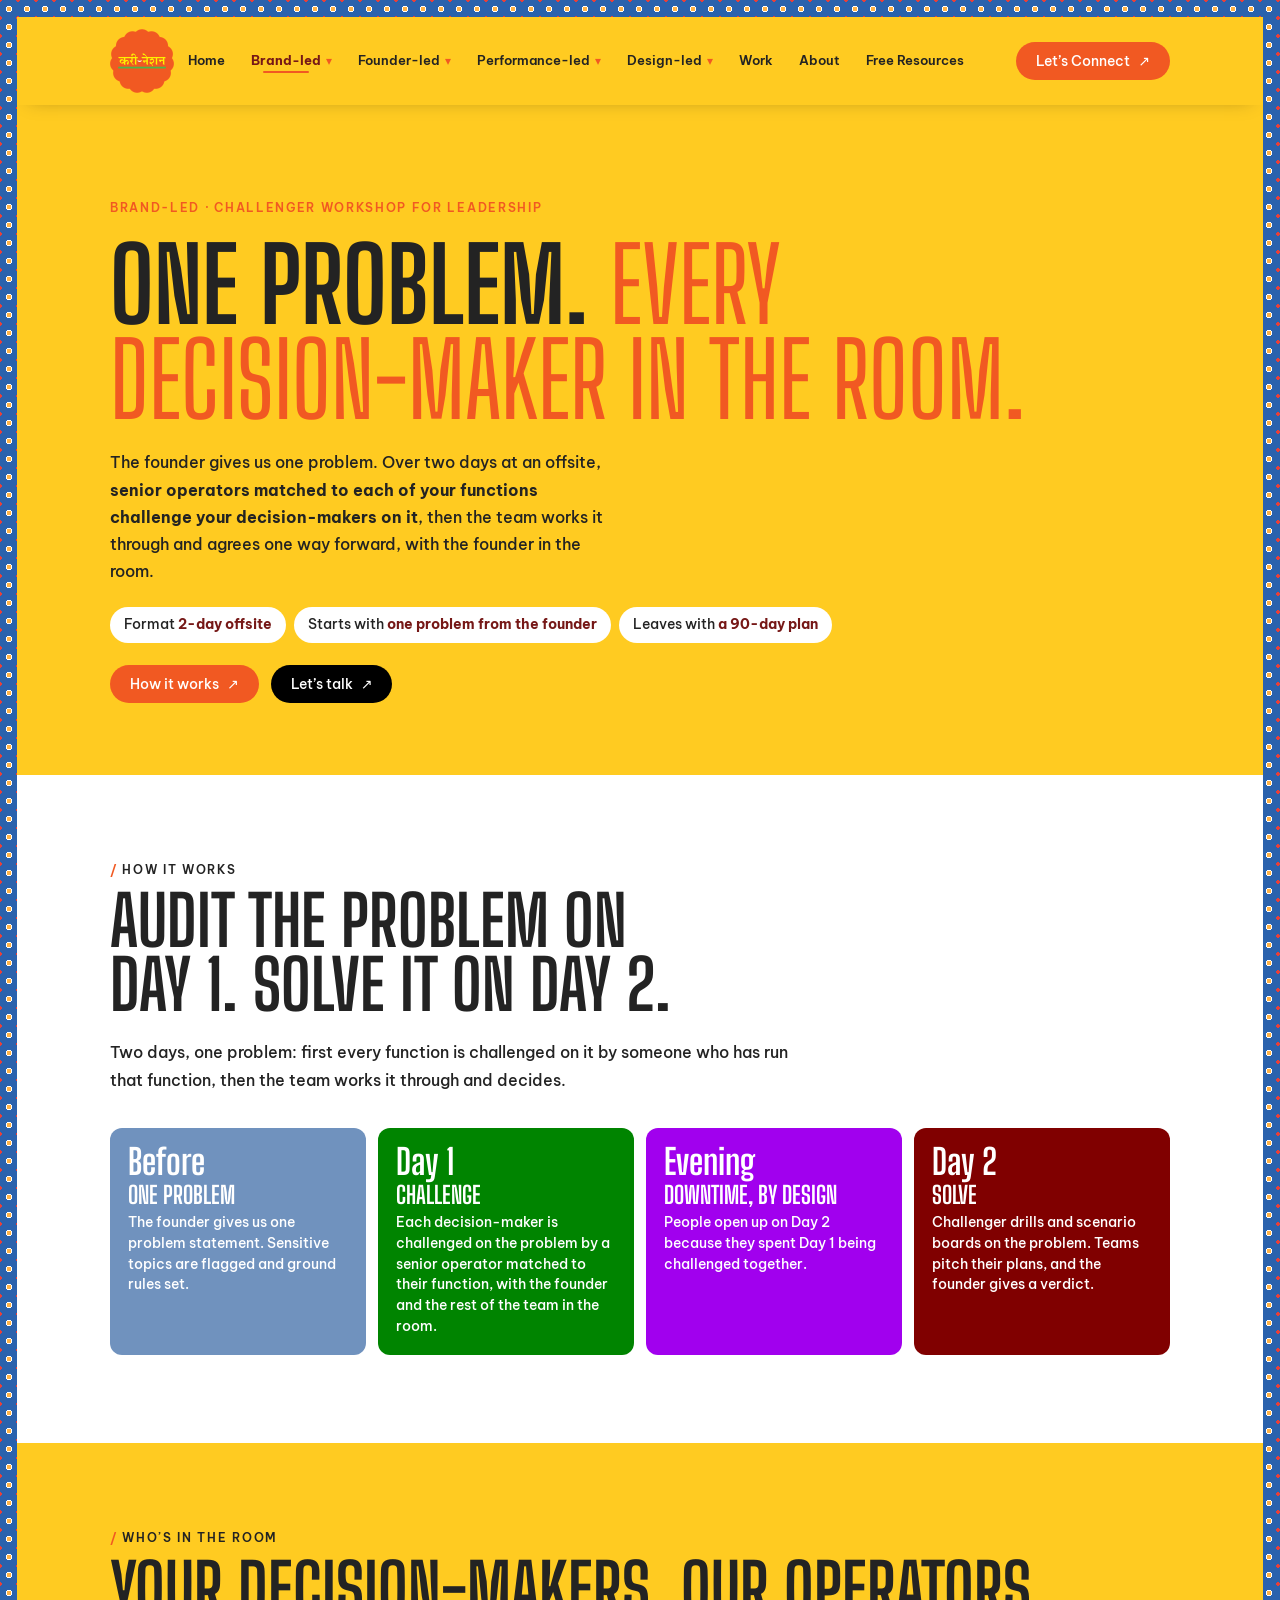
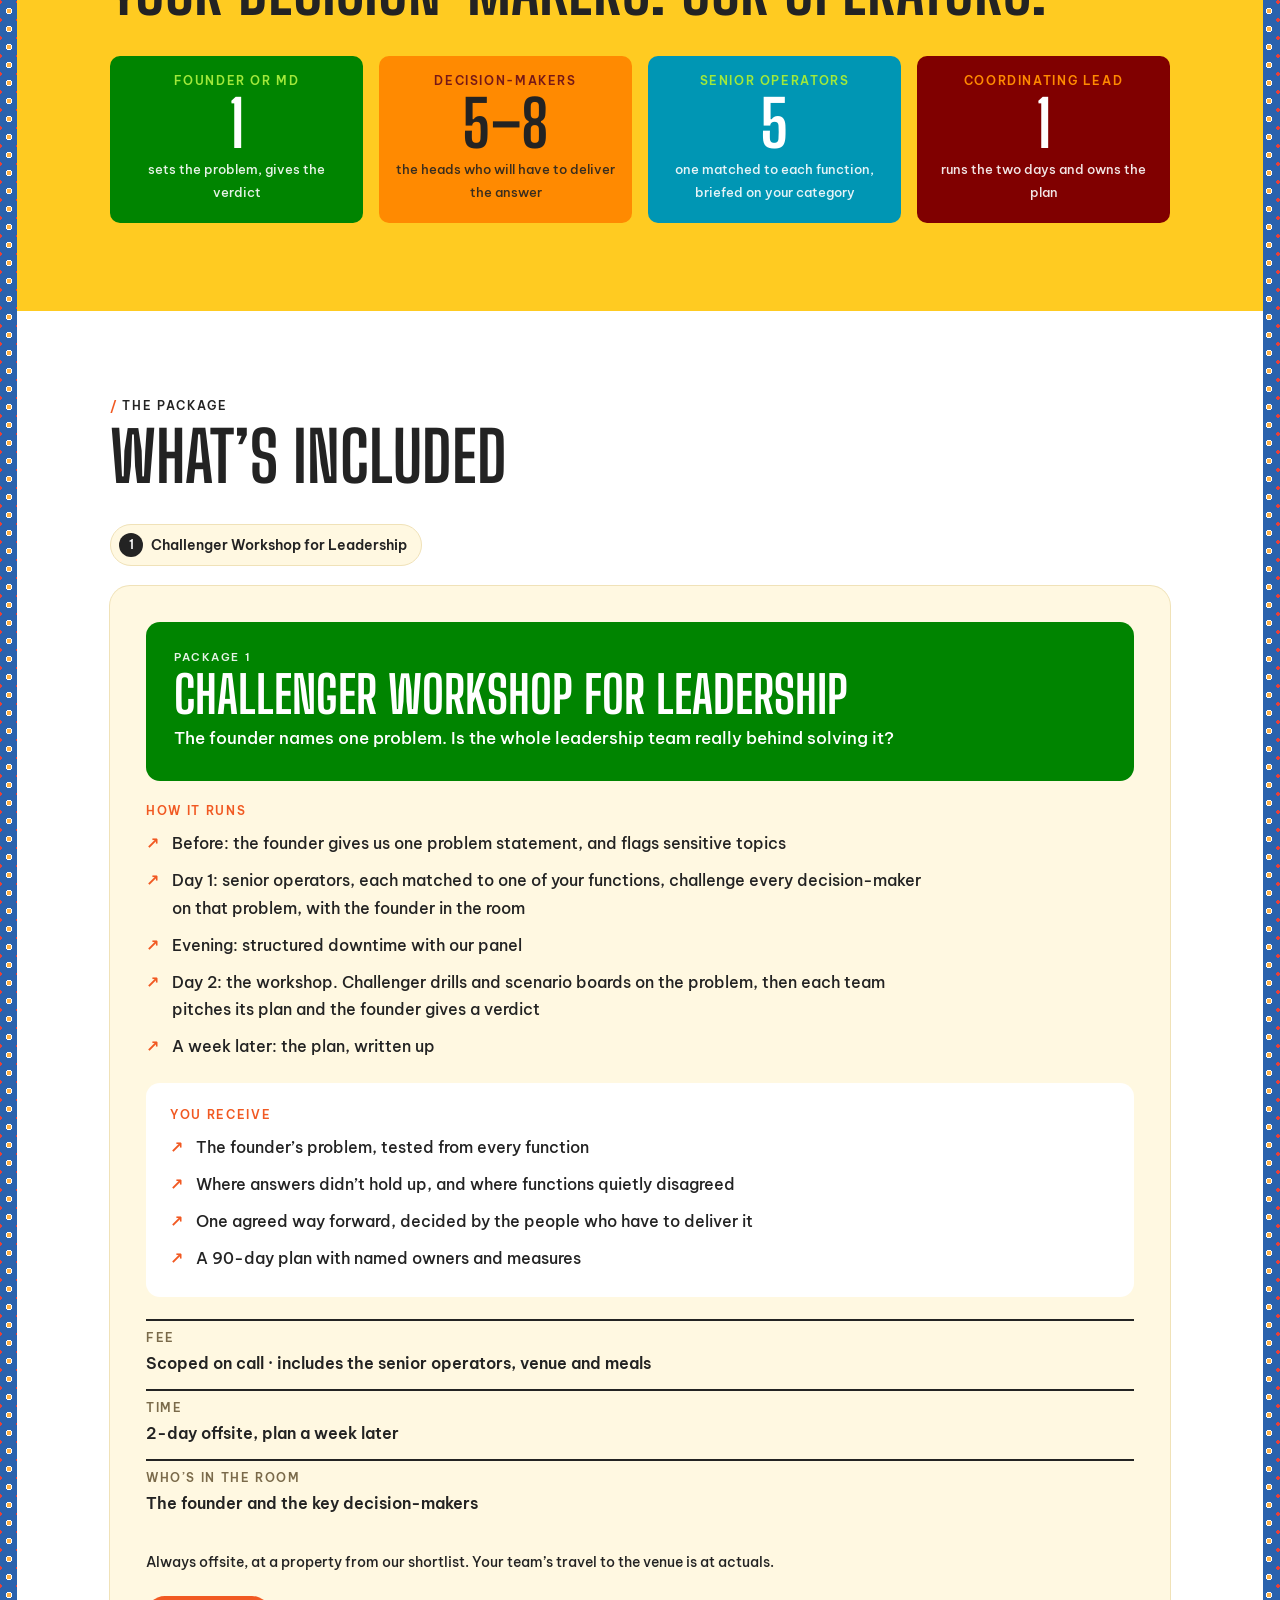
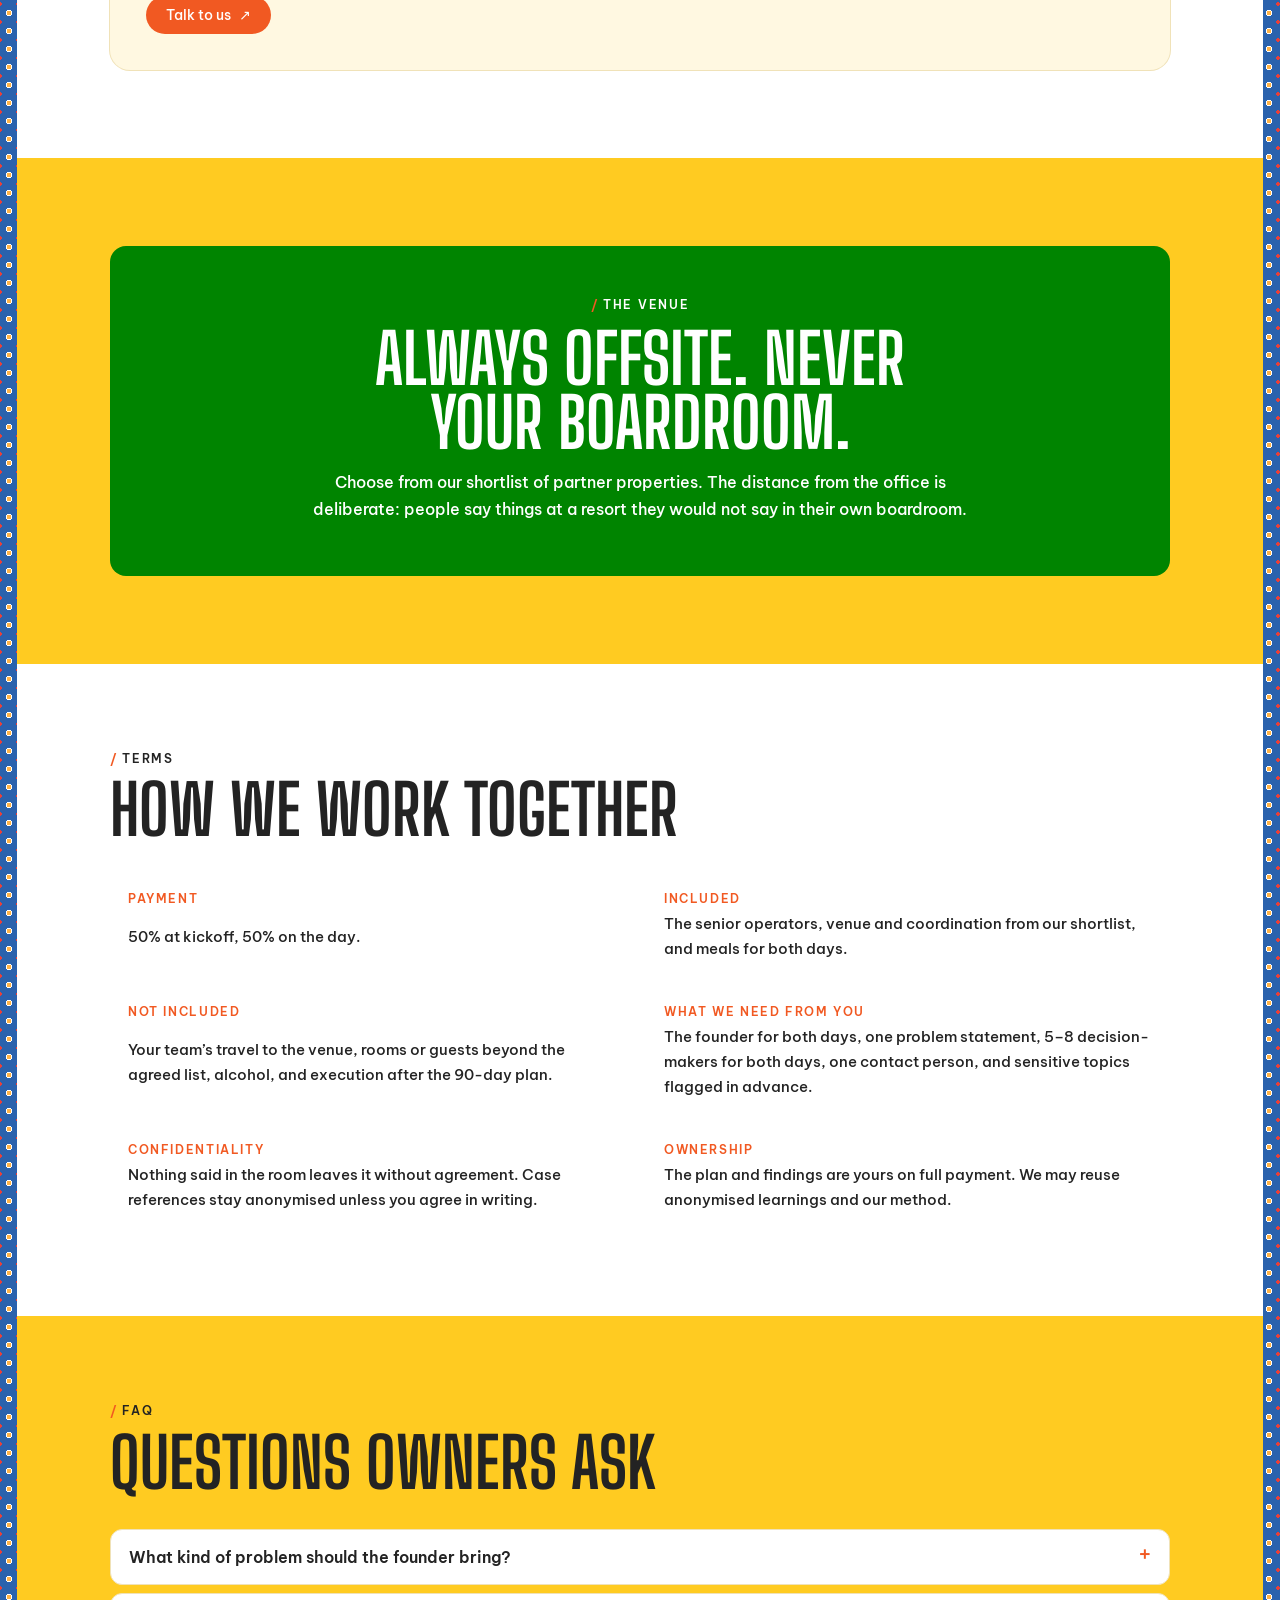
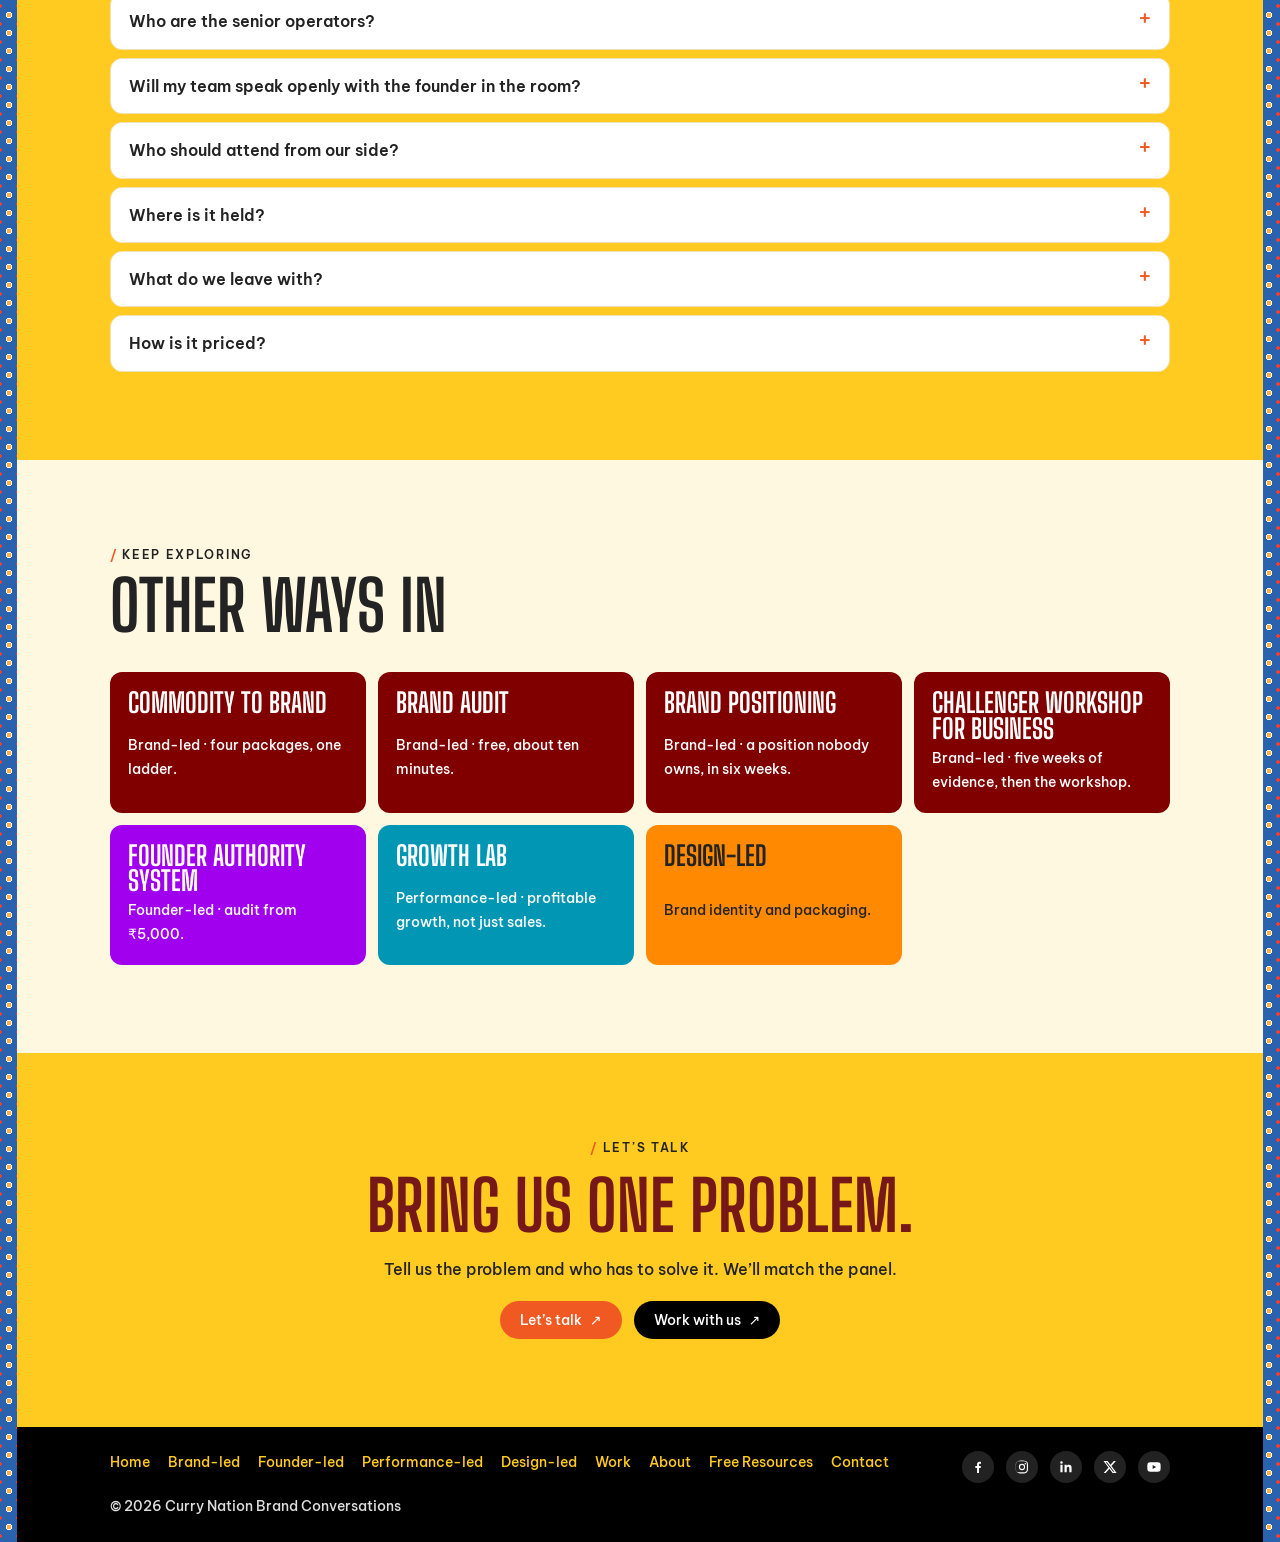
<file: site/leadership-workshop.html>
<!doctype html>
<html lang="en"><head><meta charset="utf-8"><meta name="viewport" content="width=device-width, initial-scale=1, viewport-fit=cover">
<meta name="referrer" content="no-referrer">
<title>Challenger Workshop for Leadership · Curry Nation</title>
<meta name="description" content="The founder brings one problem. A two-day offsite where senior operators challenge your decision-makers on it, and the team agrees a 90-day plan.">
<link rel="preconnect" href="https://fonts.googleapis.com"><link rel="preconnect" href="https://fonts.gstatic.com" crossorigin><link rel="stylesheet" href="https://fonts.googleapis.com/css2?family=Big+Shoulders+Display:wght@500;600;700&family=Be+Vietnam+Pro:wght@400;500;600;700&display=swap">
<style>
/* Layout: currynation.in system — mustard ground inside a blue folk-print frame; colour-block tiles carry the content */
:root{
  --yellow:#ffcb21; --frame:#2a62ad; --flame:#f15922; --orange:#ff8a01; --maroon:#761817; --red:#800000;
  --green:#008400; --purple:#a100ee; --teal:#0096b4; --deep:#008173; --lime:#a1e93b; --aqua:#39fde2;
  --slate:#7092be; --pink:#cc3366; --ink:#232323; --white:#fff; --cream:#fff8e1;
  --f-display:"Big Shoulders Display","Arial Narrow",Impact,sans-serif;
  --f-body:"Be Vietnam Pro",system-ui,-apple-system,"Segoe UI",sans-serif;
  --frame-w:clamp(8px,1.3vw,18px);
  color-scheme:light;
}
*{box-sizing:border-box}
body{background-color:var(--frame);
  background-image:radial-gradient(circle at 50% 50%,#ffb347 0 2.2px,#fff 2.3px 3.4px,transparent 3.5px),radial-gradient(circle at 50% 50%,#e8403a 0 1.6px,transparent 1.7px);
  background-size:18px 18px,18px 18px;background-position:0 0,9px 9px}
body{margin:0;font:400 16px/1.65 var(--f-body);color:var(--ink);-webkit-font-smoothing:antialiased}
.page{margin:var(--frame-w) var(--frame-w) 0;background:var(--yellow);min-height:100vh;overflow:hidden}
a{color:inherit}
a:focus-visible,button:focus-visible{outline:3px solid var(--ink);outline-offset:3px}
img{max-width:100%}
.wrap{max-width:1140px;margin:0 auto;padding-inline:clamp(16px,4vw,40px)}
h1,h2,h3,p{margin:0}
h1{font:600 clamp(2.1rem,4.6vw,3.4rem)/1.12 var(--f-body);color:var(--maroon);text-wrap:balance;letter-spacing:-.01em}
.display{font:900 clamp(3rem,9vw,6.5rem)/.9 var(--f-display);text-transform:none;letter-spacing:-.01em;text-wrap:balance}
h2{font:900 clamp(2.4rem,5.6vw,4.2rem)/.95 var(--f-display);text-wrap:balance}
h3{font:800 clamp(1.6rem,3vw,2.2rem)/1 var(--f-display)}
.eyebrow{font:500 .95rem/1.2 var(--f-body);color:var(--ink)}
.eyebrow::before{content:"/ ";color:var(--flame);font-weight:700}
.hl{color:var(--flame)}
.hlp{color:var(--pink)}
/* header */
.top{position:sticky;top:env(safe-area-inset-top,0px);z-index:5;background:var(--yellow);box-shadow:0 6px 18px -12px rgba(0,0,0,.35)}
.top .wrap{display:flex;align-items:center;gap:18px;padding-block:12px;flex-wrap:wrap}
.logo{width:56px;height:56px;border-radius:50%;background:var(--flame) url(https://currynation.in/wp-content/uploads/2025/04/logo.svg) center/cover no-repeat;flex:none;display:grid;place-items:center;font:900 1rem/1 var(--f-display);color:var(--yellow);text-decoration:none;box-shadow:0 0 0 3px var(--slate)}
.nav{display:flex;flex-wrap:wrap;gap:6px 18px;align-items:center;font-size:.9rem;margin-right:auto}
.nav .grp{font:800 .95rem/1 var(--f-display);text-transform:uppercase;letter-spacing:.06em;color:var(--maroon)}
.nav a{text-decoration:none;padding:4px 0;border-bottom:2px solid transparent}
.nav a:hover,.nav a[aria-current]{border-color:var(--flame)}
.nav .sep{width:1px;height:18px;background:rgba(0,0,0,.25)}
/* buttons */
.btn{display:inline-flex;align-items:center;gap:8px;padding:12px 20px;border-radius:60px;font:500 .9rem/1 var(--f-body);text-decoration:none;background:var(--flame);color:#fff;border:0;transition:transform .15s,box-shadow .15s}
.btn::after{content:"↗"}
.btn:hover{transform:translateY(-2px);box-shadow:0 6px 0 -2px var(--ink)}
.btn.dark{background:#000}
.btn.light{background:#fff;color:var(--ink)}
.ctas{display:flex;flex-wrap:wrap;gap:12px;justify-content:center}
/* hero */
.hero{padding-block:clamp(48px,8vw,96px) clamp(40px,6vw,72px);text-align:center;position:relative}
.hero .wrap{display:grid;gap:22px;justify-items:center}
.hero .lede{max-width:60ch;font-size:clamp(1rem,1.6vw,1.12rem)}
.hero .lede b{font-weight:700}
.hero .kicker{font:900 clamp(1.1rem,2vw,1.4rem)/1 var(--f-display);letter-spacing:.08em;text-transform:uppercase;color:var(--flame)}
.chips{display:flex;flex-wrap:wrap;gap:8px;justify-content:center}
.chips span{background:#fff;border-radius:60px;padding:6px 14px;font-size:.85rem}
.chips b{color:var(--maroon)}
.hero-art{position:absolute;width:clamp(90px,13vw,170px);aspect-ratio:1;background:center/contain no-repeat;opacity:.95;pointer-events:none}
.hero-art.l{left:2%;bottom:8%;transform:rotate(-8deg)}
.hero-art.r{right:2%;top:12%;transform:rotate(8deg)}
@media (max-width:900px){.hero-art{display:none}}
/* sections */
section{padding-block:clamp(48px,7vw,88px)}
.white{background:#fff}
.cream{background:var(--cream)}
.sec-head{display:grid;gap:12px;margin-bottom:34px;justify-items:start}
.sec-head.center{justify-items:center;text-align:center}
.sec-head p.sub{max-width:62ch;font-size:1.03rem}
/* stat tiles (site's YEARS / PROJECTS tiles) */
.stats{display:grid;grid-template-columns:repeat(4,minmax(0,1fr));gap:16px}
.stat{border-radius:10px;padding:18px 16px 20px;text-align:center;display:grid;gap:6px;color:#fff}
.stat .k{font:800 .95rem/1 var(--f-display);text-transform:uppercase;letter-spacing:.06em}
.stat .v{font:900 clamp(2.6rem,6vw,4rem)/.9 var(--f-display)}
.stat .s{font-size:.82rem;opacity:.9}
/* colour fills */
.c-orange{background:var(--orange);color:var(--ink)} .c-orange .k{color:var(--maroon)}
.c-teal{background:var(--teal);color:#fff} .c-teal .k{color:var(--lime)}
.c-deep{background:var(--deep);color:#fff} .c-deep .k{color:var(--aqua)}
.c-red{background:var(--red);color:#fff} .c-red .k{color:var(--orange)}
.c-green{background:var(--green);color:#fff} .c-green .k{color:var(--lime)}
.c-purple{background:var(--purple);color:#fff} .c-purple .k{color:var(--yellow)}
.c-lime{background:var(--lime);color:var(--ink)} .c-lime .k{color:var(--green)}
.c-slate{background:var(--slate);color:#fff} .c-slate .k{color:var(--cream)}
.c-flame{background:var(--flame);color:#fff} .c-flame .k{color:var(--yellow)}
.c-aqua{background:var(--aqua);color:var(--ink)} .c-aqua .k{color:var(--deep)}
/* glance table */
.card{background:#fff;border-radius:12px;padding:clamp(16px,3vw,28px)}
.tablewrap{overflow-x:auto}
table{width:100%;border-collapse:collapse;min-width:620px;font-size:.95rem}
th,td{text-align:left;vertical-align:top;padding:14px 14px 14px 0;border-bottom:1px solid #f0e2b8}
th{font:800 .95rem/1 var(--f-display);text-transform:uppercase;letter-spacing:.06em;color:var(--flame)}
td.k{font:900 1.5rem/1 var(--f-display);color:var(--maroon);white-space:nowrap}
td.t{font-weight:600;white-space:nowrap;font-variant-numeric:tabular-nums}
tr.total td{border-bottom:0;background:var(--cream)}
tr.total td.k{color:var(--flame);padding-left:10px}
.note{font-size:.85rem;margin-top:12px}
/* phases: colour tile + white panel */
.phases{display:grid;gap:18px}
.phase{display:grid;grid-template-columns:minmax(0,5fr) minmax(0,8fr);border-radius:14px;overflow:hidden;background:#fff}
.ptile{padding:clamp(22px,3vw,34px);display:grid;gap:10px;align-content:start;position:relative;min-height:260px}
.ptile .n{font:900 clamp(4rem,9vw,6.5rem)/.8 var(--f-display)}
.ptile .k{font:800 1rem/1 var(--f-display);text-transform:uppercase;letter-spacing:.08em}
.ptile h3{font-size:clamp(2rem,3.6vw,2.8rem)}
.ptile .q{font-size:1.02rem;line-height:1.45;font-weight:500;max-width:34ch}
.ptile .art{position:absolute;right:14px;bottom:10px;width:96px;height:96px;background:center/contain no-repeat;opacity:.9}
.ppanel{padding:clamp(22px,3vw,34px);display:grid;gap:20px;align-content:start;min-width:0}
ul.acts{margin:0;padding:0;list-style:none;display:grid;gap:10px}
ul.acts li{padding-left:26px;position:relative}
ul.acts li::before{content:"↗";position:absolute;left:0;top:0;color:var(--flame);font-weight:700}
ul.acts b{font-weight:700}
.out{display:grid;grid-template-columns:repeat(3,minmax(0,1fr));gap:10px}
.out div{background:var(--cream);border-radius:10px;padding:14px;display:grid;gap:4px;align-content:start}
.out dt{font:800 .85rem/1 var(--f-display);text-transform:uppercase;letter-spacing:.07em;color:var(--flame)}
.out dd{margin:0;font-size:.9rem;line-height:1.45}
.out div:nth-child(2) dd{font-weight:600;color:var(--maroon)}
.lens{display:flex;flex-wrap:wrap;gap:8px;align-items:center;font-size:.85rem}
.lens>span:first-child{font:800 .85rem/1 var(--f-display);text-transform:uppercase;letter-spacing:.07em;margin-right:4px}
.pill{border:1.5px solid var(--ink);border-radius:60px;padding:4px 12px}
.pill b{font-weight:700}
/* pillars (hub) */
.pillar{display:grid;gap:18px}
.pillar-head{display:flex;flex-wrap:wrap;align-items:end;justify-content:space-between;gap:16px}
.bento{display:grid;grid-template-columns:repeat(3,minmax(0,1fr));gap:0;border-radius:14px;overflow:hidden}
.bento a{display:grid;gap:10px;align-content:start;padding:clamp(20px,3vw,30px);min-height:300px;text-decoration:none;position:relative;transition:filter .2s}
.bento a:hover{filter:saturate(1.15) brightness(1.04)}
.bento .k{font:800 .95rem/1 var(--f-display);text-transform:uppercase;letter-spacing:.08em}
.bento h3{font-size:clamp(2.1rem,3.6vw,3rem)}
.bento p{font-size:.95rem;line-height:1.5;max-width:32ch}
.bento .go{margin-top:auto;font-weight:600;font-size:.9rem}
.bento .go::after{content:" ↗"}
.bento .art{position:absolute;right:12px;bottom:12px;width:110px;height:110px;background:center/contain no-repeat}
.badge{display:inline-block;background:#fff;color:var(--flame);border-radius:60px;padding:3px 10px;font:800 .8rem/1.2 var(--f-display);letter-spacing:.06em;width:max-content}
/* tier scale */
.scale{display:grid;grid-template-columns:repeat(4,minmax(0,1fr));gap:12px}
.tier{border-radius:12px;padding:20px 16px;display:grid;gap:8px;align-content:start}
.tier .k{font:800 1rem/1 var(--f-display);letter-spacing:.06em;font-variant-numeric:tabular-nums}
.tier .nm{font:900 2.2rem/.9 var(--f-display)}
.tier p{font-size:.9rem;line-height:1.4}
.tier .to{font-size:.85rem;font-weight:600;border-top:1px solid currentColor;padding-top:8px;margin-top:4px}
/* areas */
.areas{display:grid;grid-template-columns:repeat(4,minmax(0,1fr));gap:16px}
.area{border-radius:12px;padding:20px;display:grid;gap:8px;align-content:start}
.area .v{font:900 3.4rem/.85 var(--f-display)}
.area .v small{font:800 .9rem var(--f-display);letter-spacing:.06em;margin-left:4px}
.area h3{font-size:1.8rem}
.area p{font-size:.9rem}
/* numbered list */
ol.reveal{margin:0;padding:0;list-style:none;display:grid;grid-template-columns:repeat(auto-fit,minmax(240px,1fr));gap:12px;counter-reset:r}
ol.reveal li{counter-increment:r;background:#fff;border-radius:12px;padding:16px 18px;display:grid;grid-template-columns:auto minmax(0,1fr);gap:12px;align-items:start;font-size:.95rem}
ol.reveal li::before{content:counter(r);font:900 2.2rem/.85 var(--f-display);color:var(--flame)}
/* steps */
ol.steps{list-style:none;margin:0;padding:0;display:grid;grid-template-columns:repeat(auto-fit,minmax(220px,1fr));gap:14px;counter-reset:s}
ol.steps li{counter-increment:s;background:#fff;border-radius:12px;padding:18px;display:grid;gap:6px;align-content:start}
ol.steps li::before{content:counter(s,decimal-leading-zero);font:900 2.6rem/.85 var(--f-display);color:var(--flame)}
ol.steps b{font-weight:700}
/* day timeline */
.day{display:grid;grid-template-columns:repeat(3,minmax(0,1fr));gap:12px}
.slot{border-radius:12px;padding:18px;display:grid;gap:6px;align-content:start}
.slot time{font:900 2.2rem/.9 var(--f-display);font-variant-numeric:tabular-nums}
.slot h3{font-size:1.5rem}
.slot p{font-size:.9rem;line-height:1.45}
/* terms */
.terms{display:grid;grid-template-columns:repeat(2,minmax(0,1fr));gap:12px}
.terms div{background:#fff;border-radius:12px;padding:16px 18px;display:grid;gap:4px;min-width:0}
.terms h4{margin:0;font:800 1.05rem/1 var(--f-display);text-transform:uppercase;letter-spacing:.06em;color:var(--flame)}
.terms p{font-size:.92rem}
/* promise */
.promise{border-radius:16px;padding:clamp(26px,5vw,52px);display:grid;gap:14px;text-align:center;justify-items:center}
.promise p{max-width:62ch}
/* founder ladder */
.ladder{display:grid;grid-template-columns:repeat(3,minmax(0,1fr));gap:14px;align-items:end}
.rung{border-radius:14px;padding:clamp(20px,3vw,28px);display:grid;gap:10px;align-content:start}
.rung:nth-child(1){min-height:300px}.rung:nth-child(2){min-height:360px}.rung:nth-child(3){min-height:420px}
.rung .k{font:800 .95rem/1 var(--f-display);letter-spacing:.08em;text-transform:uppercase}
.rung h3{font-size:clamp(2.6rem,5vw,3.8rem)}
.rhythm{display:grid;grid-template-columns:repeat(3,minmax(0,1fr));gap:12px}
.rhythm div{background:#fff;border-radius:12px;padding:18px;display:grid;gap:4px}
.rhythm .v{font:900 3rem/.85 var(--f-display);color:var(--purple)}
/* related + close */
.related{display:grid;grid-template-columns:repeat(auto-fit,minmax(220px,1fr));gap:12px}
.related a{border-radius:12px;padding:18px;text-decoration:none;display:grid;gap:6px;transition:transform .15s}
.related a:hover{transform:translateY(-3px)}
.related b{font:900 1.7rem/1 var(--f-display)}
.related span{font-size:.88rem}
.close{text-align:center}
.close .wrap{display:grid;gap:18px;justify-items:center}
.close .display{color:var(--maroon)}
.close p{max-width:56ch}
.foot{background:#000;color:#ddd;font-size:.85rem}
.foot .wrap{display:flex;flex-wrap:wrap;justify-content:space-between;gap:12px;padding-block:24px}
.foot a{text-decoration:none;color:var(--yellow)}
@media (max-width:860px){
  .phase{grid-template-columns:1fr}.ptile{min-height:0}
  .out,.terms,.day,.ladder,.rhythm,.bento{grid-template-columns:1fr}
  .stats,.scale,.areas{grid-template-columns:repeat(2,minmax(0,1fr))}
  .rung{min-height:0!important}.bento a{min-height:230px}
}
@media (max-width:440px){.stats,.scale,.areas{grid-template-columns:1fr}}
@media (prefers-reduced-motion:reduce){*{transition:none!important}}

/* v3 additions: home page + founder authority system */
.giant{font:900 clamp(3.2rem,10vw,7.4rem)/.88 var(--f-display);color:var(--maroon);letter-spacing:-.01em}
.home-hero{padding-block:clamp(56px,10vw,120px) clamp(48px,7vw,84px)}
.logos-sec{padding-block:36px 44px}
.marquee{display:flex;overflow:hidden;gap:14px;margin-top:18px;mask-image:linear-gradient(90deg,transparent,#000 6%,#000 94%,transparent)}
.marquee ul{display:flex;gap:14px;margin:0;padding:0;list-style:none;flex:none;animation:slide 60s linear infinite}
.marquee li{width:140px;height:78px;border:1px solid #eee;border-radius:6px;display:grid;place-items:center;padding:10px;background:#fff}
.marquee img{max-height:56px;max-width:110px;object-fit:contain}
.marquee .wm{font:800 1.05rem/1.05 var(--f-display);text-align:center;color:var(--maroon);text-transform:uppercase;letter-spacing:.03em}
@keyframes slide{to{transform:translateX(calc(-100% - 14px))}}
@media (prefers-reduced-motion:reduce){.marquee ul{animation:none}.marquee{flex-wrap:wrap;justify-content:center;mask-image:none}.marquee ul+ul{display:none}.marquee ul{flex-wrap:wrap;justify-content:center}}
.split{display:grid;grid-template-columns:repeat(2,minmax(0,1fr));gap:16px}
.half{border-radius:16px;padding:clamp(24px,4vw,40px);display:grid;gap:12px;align-content:start;min-height:320px;text-decoration:none;position:relative;transition:transform .15s}
.half:hover{transform:translateY(-3px)}
.half .k{font:800 1rem/1 var(--f-display);text-transform:uppercase;letter-spacing:.08em}
.half h3{font-size:clamp(2.4rem,5vw,3.8rem);max-width:12ch}
.half p{max-width:40ch}
.half .go{margin-top:auto;font-weight:600}.half .go::after{content:" ↗"}
.half .art{position:absolute;right:18px;bottom:16px;width:140px;height:140px;background:center/contain no-repeat}
.flow{position:relative}
.scale.mini{margin-top:14px}.scale.mini .tier{padding:14px}.scale.mini .nm{font-size:1.7rem}
.stages{display:grid;grid-template-columns:repeat(4,minmax(0,1fr));gap:12px;margin-bottom:18px}
.stage{border-radius:14px;padding:22px 20px;display:grid;gap:8px;align-content:start;text-decoration:none;min-height:230px;transition:transform .15s}
.stage:hover{transform:translateY(-3px)}
.stage .k{font:800 .95rem/1 var(--f-display);text-transform:uppercase;letter-spacing:.08em}
.stage h3{font-size:clamp(1.9rem,3vw,2.5rem)}
.stage .price{font:900 1.5rem/1 var(--f-display);background:rgba(255,255,255,.18);border-radius:60px;padding:6px 12px;width:max-content}
.stage p{font-size:.92rem}
.about{display:grid;grid-template-columns:repeat(4,minmax(0,1fr));grid-auto-rows:minmax(150px,auto);gap:0;border-radius:14px;overflow:hidden}
.ab{padding:22px;display:grid;place-items:center;position:relative}
.ab.big{grid-column:span 2;place-items:center start}
.ab.big p{font-size:clamp(1.05rem,1.8vw,1.3rem);font-weight:500;line-height:1.5}
.ab.wide{grid-column:span 2;place-items:center start}
.ab.wide p{font-size:1.05rem;font-weight:500;max-width:42ch}
.ab-art{width:min(120px,80%);aspect-ratio:1;background:center/contain no-repeat}
.case{border-radius:16px;padding:clamp(24px,4vw,40px);display:grid;grid-template-columns:minmax(0,1fr) minmax(0,1fr);gap:24px;align-items:center}
.case .k{font:800 1rem/1 var(--f-display);text-transform:uppercase;letter-spacing:.08em;color:var(--orange)}
.case h3{font-size:clamp(2rem,4vw,3rem);margin-top:8px}
.awards{display:grid;gap:12px}
.awards div{background:rgba(255,255,255,.12);border-radius:10px;padding:14px 16px;display:grid;gap:4px}
.awards span{font-size:.88rem;opacity:.9}
.quotes{display:grid;grid-template-columns:repeat(3,minmax(0,1fr));gap:14px}
.quote{margin:0;border-radius:14px;padding:22px;display:grid;gap:12px;align-content:start}
.quote h3{font-size:1.7rem}
.quote blockquote{margin:0;font-size:.95rem;line-height:1.55}
.quote figcaption{display:grid;gap:2px;font-size:.88rem;margin-top:auto}
.featured{display:flex;flex-wrap:wrap;gap:10px 28px;align-items:center;justify-content:center;margin-top:36px;padding-top:24px;border-top:1px solid #f0e2b8}
.featured span{font-size:.9rem}
.featured b{font:900 1.5rem/1 var(--f-display);color:#666}
.trio{display:grid;grid-template-columns:repeat(3,minmax(0,1fr));gap:12px}
.ex{border-radius:14px;padding:22px;display:grid;gap:8px;align-content:start}
.ex .k{font:800 .9rem/1.2 var(--f-display);text-transform:uppercase;letter-spacing:.07em}
.ex h3{font-size:clamp(1.7rem,2.6vw,2.2rem)}
.mute2{opacity:.7;font-size:.9em}
.gap{display:grid;grid-template-columns:repeat(3,minmax(0,1fr));gap:12px}
.gap div{border-radius:14px;padding:22px;display:grid;gap:10px;align-content:start}
.gap .n{font:900 3.4rem/.85 var(--f-display)}
.gap p{font-size:1.05rem;font-weight:500}
.test{margin-top:14px;background:#000;color:#fff;border-radius:14px;padding:clamp(22px,4vw,34px);display:grid;gap:10px}
.test .k{font:800 1rem/1 var(--f-display);text-transform:uppercase;letter-spacing:.08em;color:var(--yellow)}
.test p{font-size:clamp(1.1rem,2vw,1.4rem);line-height:1.45;max-width:60ch}
.fit{display:grid;grid-template-columns:repeat(2,minmax(0,1fr));gap:14px}
.fit>div{border-radius:14px;padding:24px;background:#fff;display:grid;gap:12px;align-content:start}
.fit h3{font-size:2rem}
.fit .yes h3{color:var(--green)}.fit .no h3{color:var(--red)}
.fit ul{margin:0;padding:0;list-style:none;display:grid;gap:8px}
.fit li{padding-left:26px;position:relative}
.fit .yes li::before{content:"✓";position:absolute;left:0;color:var(--green);font-weight:700}
.fit .no li::before{content:"✕";position:absolute;left:0;color:var(--red);font-weight:700}
.modules{display:grid;grid-template-columns:repeat(3,minmax(0,1fr));gap:12px}
.modules.four{grid-template-columns:repeat(4,minmax(0,1fr))}
.modules div{border-radius:12px;padding:20px;display:grid;gap:6px;align-content:start}
.modules .n{font:900 2.4rem/.85 var(--f-display);opacity:.85}
.modules h3{font-size:1.8rem}
.modules p{font-size:.92rem;line-height:1.45}
.day.four{grid-template-columns:repeat(4,minmax(0,1fr))}
.managed{margin-top:14px;display:grid;grid-template-columns:minmax(0,1fr) minmax(0,1fr);gap:24px;align-items:start}
.sel{user-select:all}
@media (max-width:860px){
  .split,.trio,.gap,.fit,.quotes,.case,.managed{grid-template-columns:1fr}
  .stages,.modules,.modules.four,.day.four,.about{grid-template-columns:repeat(2,minmax(0,1fr))}
}
@media (max-width:440px){.stages,.modules,.modules.four,.day.four,.about{grid-template-columns:1fr}.ab.big,.ab.wide{grid-column:auto}}

/* ---------- v4: logo, cascading nav, home pillars, CXO band, performance ---------- */
.logo{width:64px;height:64px;background:none!important;box-shadow:none!important;border-radius:0;display:block;flex:none}
.logo img{width:64px;height:64px;display:block}
.top .wrap{flex-wrap:nowrap;gap:14px}
.nav{margin-right:auto;min-width:0}
.menu{list-style:none;margin:0;padding:0;display:flex;align-items:center;gap:2px}
.m{position:relative}
.mt{display:inline-flex;align-items:center;gap:6px;background:none;border:0;font:500 .92rem/1 var(--f-body);color:var(--ink);padding:12px 10px;border-radius:60px;cursor:pointer;text-decoration:none;white-space:nowrap}
.mt i{font-style:normal;font-size:.7em;color:var(--flame);transition:transform .15s}
.mt:hover,.m.open>.mt{background:rgba(255,255,255,.55)}
.m.here>.mt,.mt[aria-current]{color:var(--maroon);font-weight:700}
.m.here>.mt::after,.mt[aria-current]::after{content:"";display:block;position:absolute;left:12px;right:12px;bottom:4px;height:2px;background:var(--flame)}
.m.open>.mt i{transform:rotate(180deg)}
.sub{display:none;position:absolute;top:100%;left:0;margin-top:6px;width:320px;background:#fff;border-radius:14px;box-shadow:0 18px 40px -16px rgba(0,0,0,.35);padding:10px;z-index:20;gap:2px}
.sub::before{content:"";position:absolute;left:0;right:0;top:-10px;height:10px}
.m.open>.sub{display:grid}
@media (hover:hover) and (min-width:1101px){.m:hover>.sub{display:grid}.m:hover>.mt i{transform:rotate(180deg)}}
.sub-k{font-size:.78rem;color:#7a6a4a;padding:6px 10px 8px;border-bottom:1px solid #f3e7c6;margin-bottom:4px}
.sub a{display:grid;gap:2px;padding:9px 10px;border-radius:10px;text-decoration:none}
.sub a:hover,.sub a:focus-visible{background:var(--cream)}
.sub a b{font-weight:600;font-size:.92rem;color:var(--ink)}
.sub a small{font-size:.78rem;color:#7a6a4a}
.sub a.all{font-size:.82rem;font-weight:600;color:var(--flame);border-top:1px solid #f3e7c6;margin-top:4px;border-radius:0 0 10px 10px}
.burger{display:none;align-items:center;gap:8px;background:#000;color:#fff;border:0;border-radius:60px;padding:10px 16px;font:500 .9rem/1 var(--f-body);cursor:pointer}
.burger span{width:16px;height:2px;background:#fff;box-shadow:0 -5px 0 #fff,0 5px 0 #fff}
@media (max-width:1100px){
  .top .wrap{flex-wrap:wrap}
  .burger{display:inline-flex;margin-left:auto}
  .cta-top{display:none}
  .nav{order:5;flex-basis:100%;display:none;margin:0}
  .top.navopen .nav{display:block;max-height:calc(100vh - 110px);overflow:auto;padding-bottom:12px}
  .menu{flex-direction:column;align-items:stretch;gap:2px}
  .mt{width:100%;justify-content:space-between;padding:14px 12px;font-size:1rem;background:rgba(255,255,255,.4)}
  .m.here>.mt::after,.mt[aria-current]::after{display:none}
  .sub{position:static;width:auto;box-shadow:none;margin:4px 0 8px}
}
/* hero */
.home-hero .giant{margin-top:6px}
.rot{display:inline-block;color:var(--flame);transition:opacity .28s,transform .28s}
.rot.out{opacity:0;transform:translateY(12px)}
.for{font:600 clamp(1.3rem,3vw,2.1rem)/1.2 var(--f-body);color:var(--maroon)}
.for b{font-weight:700;background:linear-gradient(transparent 62%,rgba(241,89,34,.35) 0)}
/* pillars */
.pillars{display:grid;gap:18px}
.pillar-row{display:grid;grid-template-columns:minmax(0,4fr) minmax(0,8fr);background:#fff;border-radius:16px;overflow:hidden;scroll-margin-top:100px}
.ptag{padding:clamp(22px,3vw,32px);display:grid;gap:10px;align-content:start;position:relative;min-height:260px}
.ptag .n{font:900 clamp(3.6rem,7vw,5.4rem)/.8 var(--f-display)}
.ptag h3{font-size:clamp(2.2rem,4vw,3.2rem)}
.ptag p{font-size:.95rem;line-height:1.5;max-width:34ch}
.ptag .oc{font-size:.88rem;border-top:1px solid currentColor;padding-top:10px;opacity:.95}
.ptag .art{position:absolute;right:14px;bottom:12px;width:90px;height:90px;background:center/contain no-repeat}
.prods{display:grid;grid-template-columns:repeat(2,minmax(0,1fr));gap:1px;background:#f3e7c6}
.prods.one{grid-template-columns:1fr}
.prod{background:#fff;padding:20px 22px;display:grid;gap:6px;align-content:start;text-decoration:none;transition:background .15s}
.prod:hover{background:var(--cream)}
.prod .pt{font:900 1.65rem/1 var(--f-display);color:var(--maroon)}
.prod .pt::after{content:" ↗";color:var(--flame);font-size:.8em}
.prod .pm{font:800 .82rem/1 var(--f-display);text-transform:uppercase;letter-spacing:.08em;color:var(--flame)}
.prod .pd{font-size:.9rem;line-height:1.5}
.prods.one .prod{align-content:center;padding:28px}
.prods.one .pt{font-size:2.4rem}
/* cxo band */
.cxo-band{background:#000;color:#fff}
.cxo-grid{display:grid;grid-template-columns:minmax(0,7fr) minmax(0,5fr);gap:32px;align-items:center}
.cxo-band .display{color:var(--yellow);margin:10px 0 14px}
.cxo-band .sub{color:#e9e2d0;max-width:58ch;margin-bottom:22px}
.eyebrow.light{color:#fff}
.cxo-facts{display:grid;grid-template-columns:repeat(2,minmax(0,1fr));gap:10px}
.cxo-facts div{background:#1c1c1c;border-radius:12px;padding:18px;display:grid;gap:6px}
.cxo-facts .v{font:900 3rem/.85 var(--f-display);color:var(--flame)}
.cxo-facts span:last-child{font-size:.88rem;color:#ddd}
/* performance */
.platforms{display:flex;flex-wrap:wrap;justify-content:center;gap:10px;margin-top:16px}
.platforms span{font:900 1.4rem/1 var(--f-display);border:2px solid var(--ink);border-radius:60px;padding:10px 18px}
.channels{display:grid;grid-template-columns:repeat(3,minmax(0,1fr));gap:12px}
.chan{border-radius:14px;padding:22px;display:grid;gap:8px;align-content:start}
.chan .k{font:800 .9rem/1.2 var(--f-display);text-transform:uppercase;letter-spacing:.07em}
.chan h3{font-size:2rem}
.chan p{font-size:.92rem;line-height:1.5}
.chan .sig{border-top:1px solid currentColor;padding-top:10px;display:grid;gap:4px;font-size:.85rem}
.chain{display:flex;flex-wrap:wrap;justify-content:center;align-items:center;gap:8px;margin-top:26px}
.chain span{background:var(--cream);border-radius:60px;padding:10px 16px;font:900 1.3rem/1 var(--f-display)}
.chain span.end{background:var(--flame);color:#fff}
.chain i{font-style:normal;color:var(--flame);font-weight:700}
.planner-band{background:var(--deep);color:#fff}
.planner-grid{display:grid;grid-template-columns:minmax(0,5fr) minmax(0,6fr);gap:32px;align-items:center}
.planner-band .display{color:var(--aqua);margin:10px 0 14px}
.planner-band .sub{color:#dff;margin-bottom:22px}
.planner-band .fine{font-size:.8rem;opacity:.8;margin-top:16px;max-width:52ch}
.scenario{background:#fff;color:var(--ink);border-radius:16px;padding:22px}
.scenario .sk{font:800 .85rem/1.3 var(--f-display);text-transform:uppercase;letter-spacing:.06em;color:var(--deep);margin-bottom:14px}
.sgrid{display:grid;grid-template-columns:repeat(2,minmax(0,1fr));gap:10px}
.sgrid div{background:var(--cream);border-radius:10px;padding:14px;display:grid;gap:4px}
.sgrid .v{font:900 2.2rem/.9 var(--f-display);color:var(--deep);font-variant-numeric:tabular-nums}
.sgrid span:last-child{font-size:.82rem}
/* workshop options */
.options{display:grid;grid-template-columns:repeat(2,minmax(0,1fr));gap:14px}
.option{border-radius:16px;padding:clamp(22px,3vw,32px);display:grid;gap:12px;align-content:start;scroll-margin-top:100px}
.option .k{font:800 .95rem/1 var(--f-display);text-transform:uppercase;letter-spacing:.08em}
.option h3{font-size:clamp(2rem,3.6vw,2.8rem)}
.option ul{margin:0;padding-left:18px;display:grid;gap:6px;font-size:.95rem}
.option .best{background:rgba(255,255,255,.16);border-radius:10px;padding:12px 14px;font-size:.9rem}
.phase .n[id],.ptile .n[id]{scroll-margin-top:110px}
@media (max-width:860px){
  .pillar-row,.cxo-grid,.planner-grid,.options{grid-template-columns:1fr}
  .ptag{min-height:0}
  .channels{grid-template-columns:1fr}
}
@media (max-width:560px){.prods,.sgrid,.cxo-facts{grid-template-columns:1fr}}
.prods .prod:last-child:nth-child(odd){grid-column:1/-1}
.ptag h3{font-size:clamp(2rem,3.4vw,2.9rem);overflow-wrap:anywhere}
.cxo-band .display{font-size:clamp(2.6rem,5vw,4.4rem)}

/* ---------- v5: typography placement from the Growth Lab site ---------- */
body{font-weight:500;line-height:1.7}
h1,h2,h3,.display,.giant,
.ptile h3,.ptag h3,.bento h3,.half h3,.stage h3,.rung h3,.ex h3,.option h3,.chan h3,.slot h3,.modules h3,.fit h3,.quote h3,.case h3,.prod .pt,.related b{
  font-family:var(--f-display)!important;font-weight:700!important;text-transform:uppercase;letter-spacing:0;line-height:.93}
h1,.giant{font-size:clamp(3rem,8vw,6.8rem)!important;color:var(--ink)!important}
h2,.display{font-size:clamp(2.4rem,5.4vw,5rem)!important}
h3{font-size:clamp(1.6rem,2.6vw,2.6rem)}
.hl,.hlp,.rot,h1 .hl,h2 .hl{color:var(--flame)!important;font-weight:500!important}
h1 .hl,h1 .hlp,h1 .rot,h2 .hl,.display .hl{font-weight:500!important}
.hero{text-align:left}
.hero .wrap{justify-items:start}
.hero .chips,.hero .ctas{justify-content:flex-start}
.hero .lede{font-size:1rem;line-height:1.7;max-width:46ch;font-weight:500}
.hero-art.l{display:none}
.hero-art.r{right:4%;top:auto;bottom:10%;width:clamp(120px,16vw,220px)}
.kicker{font:600 .75rem/1.2 var(--f-body)!important;letter-spacing:.14em!important;text-transform:uppercase;color:var(--flame)}
.for{font:600 clamp(1.4rem,2.6vw,2.2rem)/1 var(--f-display)!important;text-transform:uppercase;color:var(--ink)!important;letter-spacing:.01em}
.for b{font-weight:700;background:none;color:var(--maroon)}
.eyebrow{font:600 .75rem/1.2 var(--f-body);letter-spacing:.14em;text-transform:uppercase}
.sec-head p.sub,.sub{font-size:1rem;line-height:1.7}
/* small labels inside tiles: body face, tracked caps */
.k,.stat .k,.ptile .k,.bento .k,.half .k,.stage .k,.rung .k,.ex .k,.option .k,.chan .k,.case .k,.test .k,.prod .pm,.out dt,.terms h4,.lens>span:first-child,th,.scenario .sk,.sub-k{
  font-family:var(--f-body)!important;font-weight:600!important;font-size:.72rem!important;letter-spacing:.14em!important;text-transform:uppercase;line-height:1.3}
/* numbers */
.n,.v,.stat .v,.ptile .n,.ptag .n,.gap .n,.area .v,.tier .nm,.slot time,.sgrid .v,.cxo-facts .v,.stage .price,.featured b,td.k,.chain span,.platforms span{
  font-family:var(--f-display)!important;font-weight:700!important}
.tier .nm{text-transform:uppercase}
td.k{text-transform:uppercase}
.chain span,.platforms span{text-transform:uppercase;font-size:1.15rem}
.prod .pt{font-size:1.5rem}
.prods.one .pt{font-size:2.2rem}
/* nav + buttons */
.mt{font-size:.8rem;font-weight:600}
.btn{font-size:.875rem;font-weight:500}
.sub a b{font-weight:600}
/* ---------- v6: team photo hero, leaders, awards, video testimonials ---------- */
.hero-split{display:grid!important;grid-template-columns:minmax(0,6fr) minmax(0,6fr);gap:clamp(24px,4vw,56px);align-items:center;justify-items:stretch!important}
.hero-copy{display:grid;gap:22px;justify-items:start}
.home-hero .hero-art{display:none}
.hero-team{margin:0;position:relative}
.hero-team img{width:100%;height:auto;display:block;border-radius:18px;border:6px solid #fff;box-shadow:0 24px 48px -24px rgba(0,0,0,.45);transform:rotate(1.2deg)}
.hero-team figcaption{margin-top:14px;font-size:.85rem}
.hero-team figcaption b{font-weight:700;color:var(--maroon)}
.hero-team .sticker{position:absolute;left:-28px;bottom:26px;width:92px;height:92px;background:center/contain no-repeat;transform:rotate(-10deg)}
.leaders{display:grid;grid-template-columns:repeat(3,minmax(0,1fr));gap:14px;margin-top:14px}
.leader{margin:0;background:var(--cream);border-radius:14px;overflow:hidden;display:grid;grid-template-columns:120px minmax(0,1fr)}
.leader img{width:120px;height:100%;min-height:170px;object-fit:cover;display:block}
.leader figcaption{padding:16px;display:grid;gap:4px;align-content:start}
.leader b{font:700 1.5rem/1 var(--f-display);text-transform:uppercase;color:var(--maroon)}
.leader span{font:600 .7rem/1.3 var(--f-body);letter-spacing:.14em;text-transform:uppercase;color:var(--flame)}
.leader p{font-size:.85rem;line-height:1.5;margin-top:4px}
.aw-feat{display:grid;grid-template-columns:repeat(4,minmax(0,1fr));gap:12px}
.awf{margin:0;background:#fff;border-radius:14px;overflow:hidden;display:grid;grid-template-rows:auto 1fr}
.awf.big{grid-column:span 2;grid-row:span 2}
.awf img{width:100%;aspect-ratio:4/3;object-fit:cover;display:block;background:#eee}
.awf.big img{aspect-ratio:auto;height:100%;max-height:420px;object-fit:cover}
.awf figcaption{padding:14px 16px;display:grid;gap:4px;align-content:start}
.awf b{font:700 1.3rem/1 var(--f-display);text-transform:uppercase;color:var(--maroon)}
.awf.big b{font-size:1.9rem}
.awf span:last-child{font-size:.85rem}
.awf .k{color:var(--flame)}
.aw-grid{display:grid;grid-template-columns:repeat(4,minmax(0,1fr));gap:10px;margin-top:12px}
.aw{margin:0;background:#fff;border-radius:12px;display:grid;grid-template-columns:72px minmax(0,1fr);gap:12px;align-items:center;padding:10px}
.aw img{width:72px;height:96px;object-fit:contain;background:#ececec;border-radius:8px}
.aw b{display:block;font:600 .82rem/1.3 var(--f-body)}
.aw span{display:block;font-size:.78rem;color:#6d5d3c;margin-top:3px}
.vts{display:grid;grid-template-columns:repeat(3,minmax(0,1fr));gap:14px}
.vt{margin:0;background:#000;color:#fff;border-radius:14px;overflow:hidden}
.vplay{display:block;width:100%;position:relative;padding:0;border:0;background:#111;cursor:pointer;aspect-ratio:16/9}
.vplay img{width:100%;height:100%;object-fit:cover;display:block;opacity:.85;transition:opacity .2s}
.vplay:hover img{opacity:1}
.pbtn{position:absolute;inset:0;margin:auto;width:64px;height:64px;border-radius:50%;background:var(--flame);color:#fff;display:grid;place-items:center;font-size:1.3rem;padding-left:4px}
.vt iframe{width:100%;aspect-ratio:16/9;border:0;display:block}
.vt figcaption{padding:14px 16px;display:grid;gap:3px}
.vt b{font:700 1.5rem/1 var(--f-display);text-transform:uppercase;color:var(--yellow)}
.vt span{font-size:.85rem;color:#ddd}
.vt a{font-size:.8rem;color:var(--flame);font-weight:600;text-decoration:none;margin-top:4px}
@media (max-width:980px){.aw-feat{grid-template-columns:repeat(2,minmax(0,1fr))}.aw-grid{grid-template-columns:repeat(2,minmax(0,1fr))}.leaders{grid-template-columns:1fr}}
@media (max-width:860px){.hero-split{grid-template-columns:1fr}.vts{grid-template-columns:1fr}.hero-team .sticker{display:none}}
@media (max-width:520px){.aw-feat,.aw-grid{grid-template-columns:1fr}.awf.big{grid-column:auto;grid-row:auto}}
.aw-feat{grid-template-columns:repeat(4,minmax(0,1fr))!important}
.awf.big{grid-column:auto!important;grid-row:auto!important}
.awf img,.awf.big img{aspect-ratio:4/3!important;height:auto!important;max-height:none!important}
.awf.big b{font-size:1.3rem}
@media (max-width:980px){.aw-feat{grid-template-columns:repeat(2,minmax(0,1fr))!important}}
@media (max-width:520px){.aw-feat{grid-template-columns:1fr!important}}
/* ---------- v7: case studies ---------- */
.cases{display:grid;grid-template-columns:repeat(3,minmax(0,1fr));gap:16px}
.case-card{background:var(--cream);border-radius:16px;overflow:hidden;display:grid;grid-template-rows:auto 1fr}
.case-card img{width:100%;aspect-ratio:4/3;object-fit:cover;display:block;background:#eee}
.cc-body{padding:20px 22px 22px;display:grid;gap:12px;align-content:start}
.cc-k{font:600 .72rem/1.3 var(--f-body);letter-spacing:.14em;text-transform:uppercase;color:var(--flame)}
.cc-k b{color:var(--ink);font-weight:700}
.case-card h3{font:700 1.8rem/.95 var(--f-display)!important;text-transform:uppercase;color:var(--maroon)}
.case-card dl{margin:0;display:grid;gap:4px}
.case-card dt{font:600 .7rem/1.3 var(--f-body);letter-spacing:.14em;text-transform:uppercase;color:#7a6a4a;margin-top:6px}
.case-card dd{margin:0;font-size:.9rem;line-height:1.5}
.cc-stats{display:grid;grid-template-columns:repeat(2,minmax(0,1fr));gap:8px;margin-top:6px}
.cc-stats div{background:#fff;border-radius:10px;padding:10px 12px;display:grid;gap:2px}
.cc-stats b{font:700 1.7rem/1 var(--f-display);color:var(--flame);text-transform:uppercase}
.cc-stats span{font-size:.75rem;line-height:1.3}
.cc-stats.one{grid-template-columns:1fr}
.cc-stats.one b{font-size:1.1rem;color:var(--maroon)}
.cc-stats.one span{font-size:.9rem}
@media (max-width:960px){.cases{grid-template-columns:1fr}.case-card{grid-template-columns:minmax(0,2fr) minmax(0,3fr);grid-template-rows:none}.case-card img{height:100%;aspect-ratio:auto}}
@media (max-width:620px){.case-card{grid-template-columns:1fr}.case-card img{aspect-ratio:4/3;height:auto}}

/* ---------- v8: founder page, package-first ---------- */
.pagenav{position:sticky;top:calc(env(safe-area-inset-top,0px) + 88px);z-index:4;background:#000}
.pagenav .wrap{display:flex;gap:4px 18px;overflow-x:auto;padding-block:10px;scrollbar-width:none}
.pagenav a{color:#fff;text-decoration:none;font:600 .78rem/1 var(--f-body);letter-spacing:.08em;text-transform:uppercase;white-space:nowrap;padding:6px 0;border-bottom:2px solid transparent}
.pagenav a:hover{border-color:var(--flame);color:var(--yellow)}
@media (max-width:1100px){.pagenav{top:calc(env(safe-area-inset-top,0px) + 80px)}}
section[id]{scroll-margin-top:150px}
.cmp-wrap{overflow-x:auto;border-radius:16px;background:var(--cream)}
.cmp{width:100%;min-width:860px;border-collapse:separate;border-spacing:0;font-size:.92rem}
.cmp th,.cmp td{padding:14px 16px;text-align:left;vertical-align:top;border-bottom:1px solid #f0e2b8}
.cmp thead th{border-bottom:0;color:#fff;font-weight:500}
.cmp thead th.cmp-corner{background:transparent;color:var(--ink);font:600 .72rem/1.3 var(--f-body);letter-spacing:.14em;text-transform:uppercase;vertical-align:bottom}
.cmp thead th b{display:block;font:700 1.6rem/1 var(--f-display);text-transform:uppercase;margin:4px 0 10px}
.cmp thead th a{color:#fff;font-size:.8rem;font-weight:600;text-decoration:none;border-bottom:1px solid rgba(255,255,255,.5)}
.cmp .pn,.pk .pn,.tabs .pn,.tp-head .pn{font:600 .7rem/1.3 var(--f-body);letter-spacing:.14em;text-transform:uppercase;opacity:.9}
.cmp tbody th{font:600 .72rem/1.3 var(--f-body);letter-spacing:.14em;text-transform:uppercase;color:var(--flame);width:110px}
.cmp td.price{font:700 1.4rem/1 var(--f-display);color:var(--maroon);text-transform:uppercase}
.cmp tbody tr:last-child th,.cmp tbody tr:last-child td{border-bottom:0}
.pk-cards{display:none;gap:10px}
.pk{border-radius:14px;padding:18px;display:grid;gap:6px;text-decoration:none}
.pk b{font:700 1.8rem/1 var(--f-display);text-transform:uppercase}
.pk .pp{font:700 1.3rem/1 var(--f-display)}
.pk .go{font-weight:600;font-size:.85rem;margin-top:4px}
@media (max-width:900px){.cmp-wrap{display:none}.pk-cards{display:grid}}
.tabs{display:grid;grid-template-columns:repeat(4,minmax(0,1fr));gap:8px;margin-bottom:0}
.tabs button{border:0;border-radius:14px 14px 0 0;padding:16px;text-align:left;font:700 1.3rem/1 var(--f-display);text-transform:uppercase;cursor:pointer;display:grid;gap:6px;opacity:.55;transition:opacity .15s}
.tabs button[aria-selected=true]{opacity:1}
.tabs button:hover{opacity:.85}
.tabpanel{background:#fff;border-radius:0 0 16px 16px;padding:clamp(20px,3vw,32px);display:grid;gap:20px;position:relative}
.tabpanel .anchor{position:absolute;top:-170px}
.tp-head{border-radius:12px;padding:18px 20px;display:grid;gap:6px}
.tp-head h3{font-size:clamp(1.8rem,3vw,2.6rem)}
.tp-body{display:grid;grid-template-columns:minmax(0,1fr) minmax(0,1fr);gap:24px}
.tp-body h4{margin:0 0 10px;font:600 .72rem/1.3 var(--f-body);letter-spacing:.14em;text-transform:uppercase;color:var(--flame)}
.tp-get{background:var(--cream);border-radius:12px;padding:18px}
.tp-meta{display:grid;grid-template-columns:repeat(3,minmax(0,1fr));gap:10px;margin:0}
.tp-meta div{border-top:2px solid var(--ink);padding-top:8px}
.tp-meta dt{font:600 .7rem/1.3 var(--f-body);letter-spacing:.14em;text-transform:uppercase;color:#7a6a4a}
.tp-meta dd{margin:2px 0 0;font-weight:600;font-size:.92rem}
@media (max-width:760px){.tabs{grid-template-columns:repeat(2,minmax(0,1fr))}.tabs button{border-radius:12px}.tabpanel{border-radius:16px;margin-top:8px}.tp-body,.tp-meta{grid-template-columns:1fr}}
.addons{display:grid;grid-template-columns:repeat(3,minmax(0,1fr));gap:10px}
.addons div{background:var(--cream);border-radius:12px;padding:14px 16px;display:grid;gap:4px}
.addons b{font:700 1.3rem/1 var(--f-display);text-transform:uppercase;color:var(--maroon)}
.addons span{font-size:.88rem}
@media (max-width:760px){.addons{grid-template-columns:1fr}}
.faq{display:grid;gap:8px}
.faq details{background:#fff;border-radius:12px;padding:0 18px}
.faq summary{cursor:pointer;list-style:none;padding:16px 28px 16px 0;font:600 1rem/1.4 var(--f-body);position:relative}
.faq summary::-webkit-details-marker{display:none}
.faq summary::after{content:"+";position:absolute;right:0;top:12px;font:700 1.5rem/1 var(--f-display);color:var(--flame)}
.faq details[open] summary::after{content:"–"}
.faq details p{padding:0 0 16px;font-size:.95rem;max-width:75ch}
.tabpanel[hidden]{display:none!important}
.tabs button{opacity:1}
.tabs button:not([aria-selected=true]){background:rgba(255,255,255,.65)!important;color:var(--ink)!important}
.tabs button:not([aria-selected=true]):hover{background:#fff!important}

/* ---------- v10: stacked single-column packages ---------- */
.pkgs{display:grid;gap:28px}
.pkg{background:#fff;border-radius:20px;padding:clamp(18px,3vw,36px);display:grid;gap:22px;scroll-margin-top:150px}
.cream .pkg,.white .pkg{box-shadow:0 0 0 1px #f0e2b8}
.white .pkg{background:var(--cream)}
.white .pkg .tp-get{background:#fff}
.pkg .tp-head{border-radius:14px;padding:clamp(18px,2.5vw,28px)}
.pkg .tp-head h3{font-size:clamp(2rem,4vw,3.2rem)}
.pkg .tp-head p{font-size:1.05rem;margin:0}
.pkg-block h4{margin:0 0 12px;font:600 .74rem/1.3 var(--f-body);letter-spacing:.14em;text-transform:uppercase;color:var(--flame)}
.pkg-block .acts{max-width:72ch}
.pkg .tp-get{border-radius:14px;padding:clamp(16px,2.5vw,24px)}
.pkg-meta{display:grid;gap:0;margin:0}
.pkg-meta div{border-top:2px solid var(--ink);padding:10px 0 12px}
.pkg-meta dt{font:600 .72rem/1.3 var(--f-body);letter-spacing:.14em;text-transform:uppercase;color:#7a6a4a}
.pkg-meta dd{margin:4px 0 0;font-weight:600;font-size:1rem}
.pkg .note{margin:0}
.pkg-cta{display:flex}
.pkg-jump{display:flex;flex-wrap:wrap;gap:8px;margin:0 0 20px}
.pkg-jump a{display:inline-flex;align-items:center;gap:8px;background:#fff;color:var(--ink);text-decoration:none;border-radius:999px;padding:8px 14px 8px 8px;font-weight:600;font-size:.9rem;border:1px solid #f0e2b8}
.pkg-jump a span{display:inline-grid;place-items:center;width:24px;height:24px;border-radius:50%;background:var(--ink);color:#fff;font-size:.75rem}
.pkg-jump a:hover{border-color:var(--flame)}
.white .pkg-jump a{background:var(--cream)}
/* fix: nav .sub rule was hiding section subtitles */
p.sub{display:block;position:static;width:auto;box-shadow:none;background:none;padding:0;border-radius:0;z-index:auto;margin-top:10px}
.cxo-band p.sub,.planner-band p.sub{margin-bottom:22px}

/* ---------- v11: bigger client logos ---------- */
.marquee{gap:18px}
.marquee ul{gap:18px}
.marquee li{width:210px;height:120px;padding:14px;border-radius:10px}
.marquee img{max-height:88px;max-width:176px}
.marquee .wm{font-size:1.4rem}
@media (max-width:760px){.marquee li{width:160px;height:96px}.marquee img{max-height:68px;max-width:134px}}

/* ---------- v13: v11 look restored; keeps only the functional additions ---------- */
/* header: label opens the section page; arrow opens the menu */
.m{display:flex;align-items:center}
.m>.mt{padding-right:4px}
.m.solo>.mt{padding-right:10px}
.mx{display:inline-grid;place-items:center;width:22px;height:36px;border:0;background:none;border-radius:60px;cursor:pointer;color:var(--flame);font-size:.72rem;padding:0;margin-right:6px}
.mx i{font-style:normal;transition:transform .15s;display:block}
.mx:hover,.m.open>.mx{background:rgba(255,255,255,.55)}
.m.open>.mx i{transform:rotate(180deg)}
@media (hover:hover) and (min-width:1101px){.m:hover>.mx i{transform:rotate(180deg)}}
@media (max-width:1100px){
  .m{flex-wrap:wrap}
  .m>.mt{flex:1;width:auto;border-radius:12px 0 0 12px}
  .m.solo>.mt{border-radius:12px}
  .mx{width:52px;height:auto;align-self:stretch;border-radius:0 12px 12px 0;background:rgba(255,255,255,.4);margin:0;font-size:.9rem}
  .m>.sub{flex-basis:100%}
}
/* platform logos (Performance) */
.plats{display:grid;grid-template-columns:repeat(5,minmax(0,1fr));gap:12px;margin-top:18px}
.plat{background:#fff;border:1px solid #f0e2b8;border-radius:14px;padding:16px 10px 12px;display:grid;justify-items:center;gap:10px}
.plat svg,.plat img{width:44px;height:44px;display:block;object-fit:contain}
.plat span{font-weight:600;font-size:.88rem;color:var(--ink)}
@media (max-width:760px){.plats{grid-template-columns:repeat(3,minmax(0,1fr))}.plat svg,.plat img{width:36px;height:36px}}
@media (max-width:380px){.plats{grid-template-columns:repeat(2,minmax(0,1fr))}}
/* FAQ + mobile borders */
.faq details{border:1px solid #f0e2b8}
.white .faq details{background:var(--cream)}
@media (max-width:760px){
  .pkg{padding:16px;border-radius:16px}
  .pkg .tp-head{padding:16px}
  .pkg-jump{flex-wrap:nowrap;overflow-x:auto;padding-bottom:6px;margin-inline:-16px;padding-inline:16px;scrollbar-width:none}
  .pkg-jump a{flex:none}
}

/* ---------- v14: company pages (About, Work, Resources, Contact) ---------- */
.co-hero{background:var(--hbg);color:var(--hink);padding-block:clamp(48px,8vw,96px) clamp(40px,6vw,72px)}
.co-hero-grid{display:grid;grid-template-columns:minmax(0,1.4fr) minmax(0,1fr);gap:32px;align-items:end}
.co-h1{font:900 clamp(3.4rem,10vw,7.5rem)/.9 var(--f-display);color:inherit;letter-spacing:-.01em;margin-bottom:22px}
.co-h1.sm{font-size:clamp(2.6rem,6vw,4.4rem)}
.co-lede{max-width:60ch;font-size:clamp(1rem,1.5vw,1.1rem)}
.co-art{width:100%;max-width:300px;height:auto;justify-self:end}
@media (max-width:760px){.co-hero-grid{grid-template-columns:1fr}.co-art{max-width:180px;justify-self:start;order:-1}}
.ctas.left{justify-content:flex-start}
.hide{position:absolute!important;left:-9999px}

/* about */
.ab-video{padding:0;background:#000;line-height:0}
.ab-video video{width:100%;max-height:72vh;object-fit:cover;display:block}
.ab-intro{background:var(--orange)}
.ab-intro-grid{display:grid;grid-template-columns:minmax(0,1fr) minmax(0,1fr);gap:clamp(20px,4vw,48px);align-items:center}
.ab-intro img{width:100%;border-radius:16px;display:block}
.ab-intro p{max-width:48ch;margin-bottom:20px}
.areare{display:grid;grid-template-columns:1fr 1fr;gap:clamp(20px,4vw,48px)}
.areare h2{margin-bottom:18px}
.areare ul{list-style:none;margin:0;padding:0;display:grid;gap:12px}
.areare li{padding-left:30px;position:relative}
.aren li::before{content:"✕";position:absolute;left:0;color:#999;font-weight:700}
.are li::before{content:"✓";position:absolute;left:0;color:var(--green);font-weight:700}
.aren h2{color:#888}
.corner{display:grid;grid-template-columns:minmax(0,1fr) minmax(0,1.3fr);gap:clamp(24px,5vw,56px)}
.corner-l img{width:min(100%,320px);margin-top:24px}
.corner-h{font:600 clamp(1.3rem,2.4vw,1.8rem)/1.3 var(--f-body);margin-top:10px}
.corner-r{border-left:3px solid var(--flame);padding-left:clamp(16px,3vw,32px);display:grid;gap:10px}
.corner-r h3{font:700 1.1rem/1.3 var(--f-body);margin-top:12px}
.corner-r .unig{font-weight:700;color:var(--maroon)}
.vals{display:grid;gap:10px;margin:0}
.vals dt{font-weight:700}
.vals dd{margin:2px 0 0}
.counts{display:grid;grid-template-columns:repeat(4,minmax(0,1fr));gap:14px;margin-top:clamp(32px,5vw,56px)}
.counts div{border-radius:14px;padding:18px;text-align:center;display:grid;gap:4px}
.counts .k{font:700 .85rem/1 var(--f-body);text-transform:uppercase;letter-spacing:.08em}
.counts .v{font:900 clamp(2.6rem,6vw,4.4rem)/1 var(--f-display);color:#fff}
.c-orange.counts .v,.counts .c-orange .v{color:#fff}
.team-band{background:var(--lime)}
.big-head{text-align:center;margin-bottom:clamp(28px,4vw,48px)}
.big-head h2{display:grid;font-size:clamp(3rem,8vw,5.6rem);line-height:.95}
.big-head .g{color:#4f7a12}
.big-head .o{color:var(--flame)}
.big-head.left{text-align:left}
.team{display:grid;grid-template-columns:repeat(4,minmax(0,1fr));gap:18px;align-items:start}
.tm{background:#fff;border-radius:0 28px 0 28px;padding:20px 16px 16px;text-align:center;display:grid;justify-items:center;gap:4px;margin-top:40px}
.tm img{width:116px;height:116px;border-radius:50%;object-fit:cover;margin-top:-58px;border:4px solid var(--lime);background:#eee}
.tm h3{font:700 1.05rem/1.3 var(--f-body);margin-top:8px}
.tm .role{font-size:.85rem;color:#555}
.tm details{width:100%;margin-top:8px;text-align:left}
.tm summary{cursor:pointer;text-align:center;font-weight:600;font-size:.85rem;color:var(--flame);list-style:none;padding:6px}
.tm summary::-webkit-details-marker{display:none}
.tm details[open] summary{margin-bottom:6px}
.tm .bio{display:grid;gap:8px;font-size:.88rem;line-height:1.55;border-top:1px solid #eee;padding-top:10px}
.gal-sec{padding-block:12px}
.gal{columns:4 220px;column-gap:12px;padding-inline:12px}
.gal img{width:100%;display:block;margin-bottom:12px;break-inside:avoid;border-radius:4px}
.awgrid{display:grid;grid-template-columns:repeat(4,minmax(0,1fr));gap:20px}
.awc{margin:0;display:grid;gap:10px}
.awc-img{background:#f4f4f4;aspect-ratio:1;display:grid;place-items:center;padding:14px}
.awc-img img{max-width:100%;max-height:100%;object-fit:contain}
.awc figcaption{display:grid;gap:4px;font-size:.88rem}
.awc b{font:700 1.15rem/1 var(--f-body)}
.awc em{font-style:normal;font-weight:700;text-transform:uppercase;font-size:.78rem;letter-spacing:.04em;margin-top:6px}
.press-band{background:var(--orange);overflow:hidden}
.press-grid{display:grid;grid-template-columns:minmax(0,1.2fr) minmax(0,1fr);gap:24px;align-items:end}
.press-h{font:500 clamp(1.3rem,2.4vw,1.7rem)/1.2 var(--f-body);margin-bottom:16px}
.press{display:grid;grid-template-columns:1fr 1fr;border-top:1px solid rgba(0,0,0,.25);border-left:1px solid rgba(0,0,0,.25)}
.press div{border-right:1px solid rgba(0,0,0,.25);border-bottom:1px solid rgba(0,0,0,.25);display:grid;place-items:center;padding:20px;min-height:84px}
.press img{max-height:34px;max-width:100%}
.press-art{width:100%;max-width:340px;justify-self:end;margin-bottom:calc(-1 * clamp(48px,7vw,88px))}
@media (max-width:900px){.team,.awgrid{grid-template-columns:repeat(2,minmax(0,1fr))}.counts{grid-template-columns:repeat(2,minmax(0,1fr))}}
@media (max-width:760px){.ab-intro-grid,.areare,.corner,.press-grid{grid-template-columns:1fr}.corner-r{border-left:0;padding-left:0;border-top:3px solid var(--flame);padding-top:16px}.press-art{max-width:200px}.gal{columns:2 140px}}
@media (max-width:420px){.team{grid-template-columns:1fr}}

/* work + resources filters */
.ftabs{display:flex;flex-wrap:wrap;gap:8px;margin-bottom:28px}
.ftabs button{border:1px solid #e3d7b0;background:#fff;border-radius:60px;padding:10px 16px;font:500 .92rem/1 var(--f-body);cursor:pointer;color:var(--ink);min-height:40px}
.ftabs button.on{background:var(--ink);color:#fff;border-color:var(--ink)}
.wkgrid{display:grid;grid-template-columns:repeat(3,minmax(0,1fr));gap:24px 14px}
.wk{text-decoration:none;display:grid;gap:4px}
.wk-img{aspect-ratio:290/245;overflow:hidden;background:#f2f2f2;display:block;margin-bottom:8px}
.wk-img img{width:100%;height:100%;object-fit:cover;display:block;transition:transform .35s}
.wk:hover .wk-img img{transform:scale(1.04)}
.wk b{font:600 1.1rem/1.3 var(--f-body)}
.wk-c{font-size:.9rem;color:#555}
.wk[hidden],.rs[hidden]{display:none}
.rsgrid{display:grid;grid-template-columns:repeat(4,minmax(0,1fr));gap:24px 18px}
.rs{border:0;background:none;padding:0;text-align:center;cursor:pointer;display:grid;gap:8px;font:inherit;color:inherit}
.rs-img{aspect-ratio:210/295;overflow:hidden;display:block;background:#f2f2f2}
.rs-img img{width:100%;height:100%;object-fit:cover;display:block;transition:transform .35s}
.rs:hover .rs-img img{transform:scale(1.03)}
.rs b{font:500 1rem/1.35 var(--f-body);display:-webkit-box;-webkit-line-clamp:2;-webkit-box-orient:vertical;overflow:hidden}
.rs[data-c=cases] b,.rs[data-c=intl] b{text-transform:uppercase;font-size:.9rem;font-weight:600}
.rs-dl{font-size:.82rem;font-weight:600;color:var(--flame)}
@media (max-width:900px){.wkgrid{grid-template-columns:repeat(2,minmax(0,1fr))}.rsgrid{grid-template-columns:repeat(3,minmax(0,1fr))}}
@media (max-width:560px){.rsgrid{grid-template-columns:repeat(2,minmax(0,1fr))}.ftabs{flex-wrap:nowrap;overflow-x:auto;margin-inline:-16px;padding-inline:16px;scrollbar-width:none}.ftabs button{flex:none}}
@media (max-width:420px){.wkgrid{grid-template-columns:1fr}}

/* download dialog */
.dl{border:0;border-radius:18px;padding:0;width:min(560px,calc(100vw - 24px));max-height:calc(100vh - 24px);background:var(--lime)}
.dl::backdrop{background:rgba(0,0,0,.6)}
.dl-form{display:grid;gap:12px;padding:clamp(20px,4vw,36px);position:relative}
.dl-x{position:absolute;right:12px;top:10px;border:0;background:none;font-size:1.8rem;line-height:1;cursor:pointer;padding:6px 10px}
.dl h2{font:700 clamp(1.6rem,4vw,2.2rem)/1.1 var(--f-body);text-align:center}
.dl h2 .dim{color:#4f7a12}
.dl .eyebrow{text-align:center}
.dl-t{text-align:center;font-weight:600}
.dl label,.ct-form label{display:grid;gap:6px;font-weight:500}
.dl input:not([type=checkbox]),.ct-form input,.ct-form textarea{font:inherit;font-size:.95rem;padding:12px 14px;border:1px solid #dcdcdc;border-radius:4px;background:#fff;width:100%}
.dl .chk{display:flex;gap:8px;align-items:flex-start;font-weight:400;font-size:.9rem}
.dl .btn{justify-self:center}
.dl-msg,.ct-msg{text-align:center;font-weight:600;min-height:1.4em}

/* contact */
.ct-red{background:#f23a3a;position:relative;overflow:hidden}
.ct-lime{background:var(--lime)}
.ct-center{display:grid;justify-items:center;text-align:center;gap:14px}
.ct-h{font:600 clamp(1.8rem,4.6vw,3rem)/1.15 var(--f-body)}
.ct-red .ct-h span{color:#fff}
.ct-h .g{color:#4f7a12}
.ct-card{display:grid;gap:8px;margin-top:10px}
.ct-card h3{font:700 1.2rem/1.3 var(--f-body);padding-bottom:12px;border-bottom:2px solid var(--maroon);justify-self:center;padding-inline:20px}
.ct-card a{text-decoration:none}
.ct-card a:hover{text-decoration:underline}
.ct-follow{font:700 1.1rem/1.3 var(--f-body);margin-top:20px}
.social{display:flex;gap:12px;justify-content:center;flex-wrap:wrap}
.social a{width:40px;height:40px;border-radius:50%;background:#fff;display:grid;place-items:center;color:#111;transition:transform .2s}
.social a:hover{transform:translateY(-2px)}
.social svg{width:20px;height:20px;fill:currentColor}
.social.big a{width:48px;height:48px}
.ct-mask{position:absolute;left:3%;bottom:0;width:clamp(80px,12vw,160px);pointer-events:none}
.ct-form{width:min(100%,620px);display:grid;gap:18px;text-align:left;margin-top:10px}
@media (max-width:760px){.ct-mask{display:none}}

/* header + footer links */
.m.lnk>.mt{padding-right:10px}
.foot-links{display:flex;flex-wrap:wrap;gap:8px 18px}
.foot .social a{width:32px;height:32px;background:#222;color:#fff}
.foot .social svg{width:16px;height:16px}

/* v14 fixes: body-font headings where currynation.in uses them */
.corner h2.corner-h,.areare h2,.ct-h,.dl h2,.press-h{font-size:clamp(1.3rem,2.4vw,1.8rem)!important;text-transform:none!important;letter-spacing:0}
.areare h2{font:700 clamp(1.6rem,3vw,2.2rem)/1.2 var(--f-body)!important}
.ct-h{font:600 clamp(1.8rem,4.6vw,3rem)/1.15 var(--f-body)!important}
.dl h2{font:700 clamp(1.6rem,4vw,2.2rem)/1.1 var(--f-body)!important}
.press-h{font:500 clamp(1.3rem,2.4vw,1.7rem)/1.2 var(--f-body)!important}
.corner-r h3,.tm h3,.ct-card h3,.ct-follow{font-family:var(--f-body)!important;text-transform:none!important;letter-spacing:0}
.corner-r h3{font-size:1.1rem!important;font-weight:700}
.tm h3{font-size:1.05rem!important;font-weight:700}
.ct-card h3,.ct-follow{font-size:1.2rem!important}
.awc{min-width:0}
.awc-img{width:100%;overflow:hidden}
.awc-img img{width:100%;height:100%}
.big-head h2{font-size:clamp(3rem,8vw,5.6rem)!important}
.corner h2.corner-h{font-family:var(--f-body)!important;font-weight:600!important;line-height:1.3!important}
.dl h2,.ct-h,.press-h,.areare h2{line-height:1.2!important}

/* ---------- v15: desktop nav — even spacing, no hover box, sliding underline ---------- */
@media (min-width:1101px){
  .menu{gap:26px}
  .m{gap:5px}
  .m>.mt,.m.solo>.mt,.m.lnk>.mt{padding:10px 0;background:none!important;border:0;border-radius:0;box-shadow:none;position:relative}
  .mx,.mx:hover,.m.open>.mx{width:auto;height:auto;padding:4px 0;margin:0;background:none!important;border-radius:0}
  .m>.mt::after,.m.solo>.mt::after{content:"";display:block;position:absolute;left:0;right:0;bottom:3px;height:2px;border:0;border-radius:2px;background:var(--flame);
    transform:scaleX(0);transform-origin:left center;transition:transform .28s cubic-bezier(.2,.7,.2,1)}
  .m:hover>.mt::after,.m.open>.mt::after,.m>.mt:focus-visible::after{transform:scaleX(1)}
  .menu .m.here>.mt::after,.menu .m>.mt[aria-current]::after{transform:scaleX(1)}
  .m:hover>.mt,.m.open>.mt{color:var(--maroon)}
}
@media (min-width:1101px) and (max-width:1240px){.menu{gap:18px}}
@media (prefers-reduced-motion:reduce){.m>.mt::after{transition:none}}
</style>
<link rel="icon" href="assets/favicon-48.png" sizes="48x48"><link rel="apple-touch-icon" href="assets/apple-touch-icon.png"><meta name="theme-color" content="#ffcb21">
<meta property="og:title" content="Challenger Workshop for Leadership · Curry Nation"><meta property="og:description" content="The founder brings one problem. A two-day offsite where senior operators challenge your decision-makers on it, and the team agrees a 90-day plan."><meta property="og:type" content="website"><meta property="og:image" content="assets/team.jpg"><meta name="twitter:card" content="summary_large_image">
<script type="application/ld+json">{"@context": "https://schema.org", "@type": "Organization", "name": "Curry Nation Brand Conversations", "url": "https://currynation.in/", "logo": "https://currynation.in/wp-content/uploads/2025/04/logo.svg", "address": {"@type": "PostalAddress", "addressLocality": "Mumbai", "addressCountry": "IN"}}</script><script type="application/ld+json">{"@context": "https://schema.org", "@type": "FAQPage", "mainEntity": [{"@type": "Question", "name": "What kind of problem should the founder bring?", "acceptedAnswer": {"@type": "Answer", "text": "One problem statement that matters to the business and needs more than one function to solve. We agree it with the founder before the offsite."}}, {"@type": "Question", "name": "Who are the senior operators?", "acceptedAnswer": {"@type": "Answer", "text": "People who have run the functions they challenge, one matched to each of your functions and briefed on your category."}}, {"@type": "Question", "name": "Will my team speak openly with the founder in the room?", "acceptedAnswer": {"@type": "Answer", "text": "That is what the format is built for. We meet away from the office, the evening of Day 1 is structured downtime, sensitive topics are flagged in advance, and nothing said in the room leaves it without agreement."}}, {"@type": "Question", "name": "Who should attend from our side?", "acceptedAnswer": {"@type": "Answer", "text": "The founder for both days and 5–8 decision-makers: the heads who will have to deliver the answer."}}, {"@type": "Question", "name": "Where is it held?", "acceptedAnswer": {"@type": "Answer", "text": "Always offsite, at a property from our shortlist. The venue and meals for both days are included. Your team’s travel to the venue is at actuals."}}, {"@type": "Question", "name": "What do we leave with?", "acceptedAnswer": {"@type": "Answer", "text": "The founder’s problem tested from every function, where answers didn’t hold up, one agreed way forward, and a 90-day plan with named owners and measures, written up a week later."}}, {"@type": "Question", "name": "How is it priced?", "acceptedAnswer": {"@type": "Answer", "text": "Scoped on a call. Payment is 50% at kickoff and 50% on the day."}}]}</script>
</head><body>
<div class="page"><header class="top" id="top"><div class="wrap">
<a class="logo" href="index.html" aria-label="Curry Nation home"><img src="logo.png" alt="Curry Nation" width="64" height="64"></a>
<nav class="nav" id="mainnav" aria-label="Products"><ul class="menu"><li class="m solo"><a class="mt" href="index.html">Home</a></li><li class="m here"><a class="mt" href="brand-led.html">Brand-led</a><button class="mx" type="button" aria-expanded="false" aria-label="Show Brand-led products"><i aria-hidden="true">▾</i></button>
<div class="sub"><p class="sub-k">When buyers can’t tell you from the next supplier</p><a href="brand-led.html"><b>All Commodity to Brand packages</b><small>Audit · Positioning · Workshops</small></a><a href="brand-audit.html"><b>Brand Audit</b><small>Free · about 10 minutes</small></a><a href="brand-positioning.html"><b>Brand Positioning</b><small>3 phases · 6 weeks</small></a><a href="leadership-workshop.html"><b>Challenger Workshop for Leadership</b><small>One problem · 2-day offsite</small></a><a href="challenger-workshop.html#business"><b>Challenger Workshop for Business</b><small>5 weeks of evidence + workshop + plan</small></a><a class="all" href="index.html#brand">See all Brand-led products →</a></div></li><li class="m"><a class="mt" href="founder-visibility.html">Founder-led</a><button class="mx" type="button" aria-expanded="false" aria-label="Show Founder-led products"><i aria-hidden="true">▾</i></button>
<div class="sub"><p class="sub-k">When the business is ahead of the founder’s authority</p><a href="founder-visibility.html#audit"><b>Founder Authority Audit</b><small>₹5,000 · 10 working days</small></a><a href="founder-visibility.html#plan"><b>Action Plan</b><small>What to build, and in what order</small></a><a href="founder-visibility.html#build"><b>System Build</b><small>4 weeks to a position and content system</small></a><a href="founder-visibility.html#implement"><b>Implement</b><small>DIY, guided or managed</small></a><a class="all" href="index.html#founder">See all Founder-led products →</a></div></li><li class="m"><a class="mt" href="performance.html">Performance-led</a><button class="mx" type="button" aria-expanded="false" aria-label="Show Performance-led products"><i aria-hidden="true">▾</i></button>
<div class="sub"><p class="sub-k">When sales grow but profit doesn’t</p><a href="performance.html#growth-audit"><b>Growth Audit</b><small>3–4 weeks · fixed scope</small></a><a href="performance.html#market-launch"><b>Market Launch</b><small>90-day managed pilot</small></a><a href="performance.html#scale"><b>Scale Partnership</b><small>Ongoing · tailored scope</small></a><a href="https://currynation-performance.arup-5d2.workers.dev/#planner" target="_blank" rel="noopener"><b>Growth Planner ↗</b><small>Model reach, visits and orders</small></a><a class="all" href="index.html#performance">See all Performance-led products →</a></div></li><li class="m"><a class="mt" href="design.html">Design-led</a><button class="mx" type="button" aria-expanded="false" aria-label="Show Design-led products"><i aria-hidden="true">▾</i></button>
<div class="sub"><p class="sub-k">When you look like a commodity on shelf and screen</p><a href="design.html#identity"><b>Brand Identity System</b><small>Logo, visual system, guidelines</small></a><a href="design.html#packaging"><b>Packaging & Shelf</b><small>Packs, labels, point of sale</small></a><a class="all" href="index.html#design">See all Design-led products →</a></div></li><li class="m solo lnk"><a class="mt" href="work.html">Work</a></li><li class="m solo lnk"><a class="mt" href="about.html">About</a></li><li class="m solo lnk"><a class="mt" href="resources.html">Free Resources</a></li></ul></nav>
<a class="btn cta-top" href="contact.html">Let’s Connect</a>
<button class="burger" type="button" aria-controls="mainnav" aria-expanded="false"><span></span>Menu</button>
</div></header><main><section class="hero"><span class="hero-art l" style="background-image:url(https://currynation.in/wp-content/uploads/2025/05/Davandi.png)" aria-hidden="true"></span><span class="hero-art r" style="background-image:url(https://currynation.in/wp-content/uploads/2025/05/kabootar.png)" aria-hidden="true"></span><div class="wrap"><p class="kicker">Brand-led · Challenger Workshop for Leadership</p><h1>One problem. <span class="hl">Every decision-maker in the room.</span></h1><p class="lede">The founder gives us one problem. Over two days at an offsite, <b>senior operators matched to each of your functions challenge your decision-makers on it</b>, then the team works it through and agrees one way forward, with the founder in the room.</p><div class="chips"><span>Format <b>2-day offsite</b></span><span>Starts with <b>one problem from the founder</b></span><span>Leaves with <b>a 90-day plan</b></span></div><div class="ctas"><a class="btn" href="#days">How it works</a><a class="btn dark" href="contact.html">Let’s talk</a></div></div></section><section class="white" id="days"><div class="wrap"><div class="sec-head"><p class="eyebrow">how it works</p><h2>Audit the problem on Day 1. Solve it on Day 2.</h2><p class="sub">Two days, one problem: first every function is challenged on it by someone who has run that function, then the team works it through and decides.</p></div>
<div class="day four">
<div class="slot c-slate"><time>Before</time><h3>One problem</h3><p>The founder gives us one problem statement. Sensitive topics are flagged and ground rules set.</p></div>
<div class="slot c-green"><time>Day 1</time><h3>Challenge</h3><p>Each decision-maker is challenged on the problem by a senior operator matched to their function, with the founder and the rest of the team in the room.</p></div>
<div class="slot c-purple"><time>Evening</time><h3>Downtime, by design</h3><p>People open up on Day 2 because they spent Day 1 being challenged together.</p></div>
<div class="slot c-red"><time>Day 2</time><h3>Solve</h3><p>Challenger drills and scenario boards on the problem. Teams pitch their plans, and the founder gives a verdict.</p></div>
</div></div></section><section><div class="wrap"><div class="sec-head"><p class="eyebrow">who’s in the room</p><h2>Your decision-makers. Our operators.</h2></div>
<div class="stats"><div class="stat c-green"><span class="k">Founder or MD</span><span class="v">1</span><span class="s">sets the problem, gives the verdict</span></div><div class="stat c-orange"><span class="k">Decision-makers</span><span class="v">5–8</span><span class="s">the heads who will have to deliver the answer</span></div><div class="stat c-teal"><span class="k">Senior operators</span><span class="v">5</span><span class="s">one matched to each function, briefed on your category</span></div><div class="stat c-red"><span class="k">Coordinating lead</span><span class="v">1</span><span class="s">runs the two days and owns the plan</span></div></div></div></section><section class="white" id="packages"><div class="wrap"><div class="sec-head"><p class="eyebrow">the package</p><h2>What’s included</h2></div>
<nav class="pkg-jump" aria-label="Packages"><a href="#leadership"><span>1</span>Challenger Workshop for Leadership</a></nav><div class="pkgs"><article class="pkg" id="leadership">
<div class="tp-head c-green"><span class="pn">Package 1</span><h3>Challenger Workshop for Leadership</h3><p>The founder names one problem. Is the whole leadership team really behind solving it?</p></div>
<div class="pkg-block"><h4>How it runs</h4><ul class="acts"><li>Before: the founder gives us one problem statement, and flags sensitive topics</li><li>Day 1: senior operators, each matched to one of your functions, challenge every decision-maker on that problem, with the founder in the room</li><li>Evening: structured downtime with our panel</li><li>Day 2: the workshop. Challenger drills and scenario boards on the problem, then each team pitches its plan and the founder gives a verdict</li><li>A week later: the plan, written up</li></ul></div>
<div class="pkg-block tp-get"><h4>You receive</h4><ul class="acts"><li>The founder’s problem, tested from every function</li><li>Where answers didn’t hold up, and where functions quietly disagreed</li><li>One agreed way forward, decided by the people who have to deliver it</li><li>A 90-day plan with named owners and measures</li></ul></div>
<dl class="pkg-meta"><div><dt>Fee</dt><dd>Scoped on call · includes the senior operators, venue and meals</dd></div><div><dt>Time</dt><dd>2-day offsite, plan a week later</dd></div><div><dt>Who’s in the room</dt><dd>The founder and the key decision-makers</dd></div></dl><p class="note">Always offsite, at a property from our shortlist. Your team’s travel to the venue is at actuals.</p><div class="pkg-cta"><a class="btn" href="contact.html">Talk to us</a></div></article></div></div></section><section><div class="wrap"><div class="promise c-green"><p class="eyebrow light">the venue</p><h2 class="display">Always offsite. Never your boardroom.</h2>
<p>Choose from our shortlist of partner properties. The distance from the office is deliberate: people say things at a resort they would not say in their own boardroom.</p></div></div></section><section class="white"><div class="wrap"><div class="sec-head"><p class="eyebrow">terms</p><h2>How we work together</h2></div>
<div class="terms"><div><h4>Payment</h4><p>50% at kickoff, 50% on the day.</p></div><div><h4>Included</h4><p>The senior operators, venue and coordination from our shortlist, and meals for both days.</p></div><div><h4>Not included</h4><p>Your team’s travel to the venue, rooms or guests beyond the agreed list, alcohol, and execution after the 90-day plan.</p></div><div><h4>What we need from you</h4><p>The founder for both days, one problem statement, 5–8 decision-makers for both days, one contact person, and sensitive topics flagged in advance.</p></div><div><h4>Confidentiality</h4><p>Nothing said in the room leaves it without agreement. Case references stay anonymised unless you agree in writing.</p></div><div><h4>Ownership</h4><p>The plan and findings are yours on full payment. We may reuse anonymised learnings and our method.</p></div></div></div></section><section class="" id="faq"><div class="wrap"><div class="sec-head"><p class="eyebrow">faq</p><h2>Questions owners ask</h2></div><div class="faq"><details><summary>What kind of problem should the founder bring?</summary><p>One problem statement that matters to the business and needs more than one function to solve. We agree it with the founder before the offsite.</p></details><details><summary>Who are the senior operators?</summary><p>People who have run the functions they challenge, one matched to each of your functions and briefed on your category.</p></details><details><summary>Will my team speak openly with the founder in the room?</summary><p>That is what the format is built for. We meet away from the office, the evening of Day 1 is structured downtime, sensitive topics are flagged in advance, and nothing said in the room leaves it without agreement.</p></details><details><summary>Who should attend from our side?</summary><p>The founder for both days and 5–8 decision-makers: the heads who will have to deliver the answer.</p></details><details><summary>Where is it held?</summary><p>Always offsite, at a property from our shortlist. The venue and meals for both days are included. Your team’s travel to the venue is at actuals.</p></details><details><summary>What do we leave with?</summary><p>The founder’s problem tested from every function, where answers didn’t hold up, one agreed way forward, and a 90-day plan with named owners and measures, written up a week later.</p></details><details><summary>How is it priced?</summary><p>Scoped on a call. Payment is 50% at kickoff and 50% on the day.</p></details></div></div></section><section class="cream"><div class="wrap"><div class="sec-head"><p class="eyebrow">keep exploring</p><h2>Other ways in</h2></div><div class="related"><a class="c-red" href="brand-led.html"><b>Commodity to Brand</b><span>Brand-led · four packages, one ladder.</span></a><a class="c-red" href="brand-audit.html"><b>Brand Audit</b><span>Brand-led · free, about ten minutes.</span></a><a class="c-red" href="brand-positioning.html"><b>Brand Positioning</b><span>Brand-led · a position nobody owns, in six weeks.</span></a><a class="c-red" href="challenger-workshop.html"><b>Challenger Workshop for Business</b><span>Brand-led · five weeks of evidence, then the workshop.</span></a><a class="c-purple" href="founder-visibility.html"><b>Founder Authority System</b><span>Founder-led · audit from ₹5,000.</span></a><a class="c-teal" href="performance.html"><b>Growth Lab</b><span>Performance-led · profitable growth, not just sales.</span></a><a class="c-orange" href="design.html"><b>Design-led</b><span>Brand identity and packaging.</span></a></div></div></section><section class="close"><div class="wrap"><p class="eyebrow">let’s talk</p><h2 class="display">Bring us one problem.</h2><p>Tell us the problem and who has to solve it. We’ll match the panel.</p><div class="ctas"><a class="btn" href="contact.html">Let’s talk</a><a class="btn dark" href="contact.html">Work with us</a></div></div></section></main><footer class="foot"><div class="wrap"><nav class="foot-links" aria-label="Footer"><a href="index.html">Home</a><a href="brand-led.html">Brand-led</a><a href="founder-visibility.html">Founder-led</a><a href="performance.html">Performance-led</a><a href="design.html">Design-led</a><a href="work.html">Work</a><a href="about.html">About</a><a href="resources.html">Free Resources</a><a href="contact.html">Contact</a></nav><div class="social"><a href="https://www.facebook.com/currynation" target="_blank" rel="noopener" aria-label="Curry Nation on Facebook"><svg viewBox="0 0 24 24" aria-hidden="true"><path d="M13.5 21v-7.5h2.5l.4-3h-2.9V8.6c0-.9.3-1.5 1.5-1.5h1.5V4.4c-.3 0-1.2-.1-2.2-.1-2.2 0-3.7 1.3-3.7 3.8v2.4H8v3h2.6V21h2.9z"/></svg></a><a href="https://www.instagram.com/currynationbrandconversations/" target="_blank" rel="noopener" aria-label="Curry Nation on Instagram"><svg viewBox="0 0 24 24" aria-hidden="true"><path d="M12 7.3A4.7 4.7 0 1 0 12 16.7 4.7 4.7 0 0 0 12 7.3zm0 7.7a3 3 0 1 1 0-6 3 3 0 0 1 0 6zm6-7.9a1.1 1.1 0 1 1-2.2 0 1.1 1.1 0 0 1 2.2 0zM21 8.1c-.1-1.6-.4-3-1.6-4.1C18.3 2.9 16.9 2.5 15.3 2.5 13.6 2.4 10.4 2.4 8.7 2.5 7.1 2.6 5.7 2.9 4.6 4 3.4 5.1 3.1 6.5 3 8.1c-.1 1.7-.1 6.1 0 7.8.1 1.6.4 3 1.6 4.1 1.1 1.1 2.5 1.5 4.1 1.6 1.7.1 4.9.1 6.6 0 1.6-.1 3-.4 4.1-1.6 1.1-1.1 1.5-2.5 1.6-4.1.1-1.7.1-6.1 0-7.8zm-2.1 9.6c-.3.9-1 1.6-1.9 1.9-1.3.5-4.5.4-6 .4s-4.7.1-6-.4c-.9-.3-1.6-1-1.9-1.9-.5-1.3-.4-4.5-.4-6s-.1-4.7.4-6c.3-.9 1-1.6 1.9-1.9 1.3-.5 4.5-.4 6-.4s4.7-.1 6 .4c.9.3 1.6 1 1.9 1.9.5 1.3.4 4.5.4 6s.1 4.7-.4 6z"/></svg></a><a href="https://www.linkedin.com/company/curry-nation/" target="_blank" rel="noopener" aria-label="Curry Nation on LinkedIn"><svg viewBox="0 0 24 24" aria-hidden="true"><path d="M6.9 8.8H3.6V20h3.3V8.8zM5.2 3.5a1.9 1.9 0 1 0 0 3.8 1.9 1.9 0 0 0 0-3.8zM20.4 13.6c0-3-.6-5.1-4.1-5.1-1.7 0-2.8.9-3.2 1.8h-.1V8.8H9.8V20h3.3v-5.5c0-1.5.3-2.9 2.1-2.9 1.8 0 1.8 1.7 1.8 3V20h3.3l.1-6.4z"/></svg></a><a href="https://x.com/curry_nation" target="_blank" rel="noopener" aria-label="Curry Nation on X"><svg viewBox="0 0 24 24" aria-hidden="true"><path d="M17.8 3h3l-6.6 7.6L22 21h-6.1l-4.8-6.2L5.6 21h-3l7.1-8.1L2.2 3h6.2l4.3 5.7L17.8 3zm-1 16.2h1.7L7.3 4.7H5.5l11.3 14.5z"/></svg></a><a href="https://www.youtube.com/user/CurryNationChannel" target="_blank" rel="noopener" aria-label="Curry Nation on YouTube"><svg viewBox="0 0 24 24" aria-hidden="true"><path d="M21.6 7.2a2.5 2.5 0 0 0-1.8-1.8C18.2 5 12 5 12 5s-6.2 0-7.8.4A2.5 2.5 0 0 0 2.4 7.2C2 8.8 2 12 2 12s0 3.2.4 4.8a2.5 2.5 0 0 0 1.8 1.8C5.8 19 12 19 12 19s6.2 0 7.8-.4a2.5 2.5 0 0 0 1.8-1.8c.4-1.6.4-4.8.4-4.8s0-3.2-.4-4.8zM10 15V9l5.2 3L10 15z"/></svg></a></div><span>© 2026 Curry Nation Brand Conversations</span></div></footer></div><script>document.querySelectorAll(".marquee img").forEach(function(i){function f(){var s=document.createElement("span");s.className="wm";s.textContent=i.alt;i.replaceWith(s)}if(i.complete&&!i.naturalWidth)f();else i.addEventListener("error",f)});</script><script>(function(){
var ms=document.querySelectorAll('.m:not(.solo)');
function shut(x){x.classList.remove('open');var b=x.querySelector('.mx');if(b)b.setAttribute('aria-expanded','false')}
ms.forEach(function(li){var b=li.querySelector('.mx');b.addEventListener('click',function(e){e.stopPropagation();var o=!li.classList.contains('open');ms.forEach(shut);if(o){li.classList.add('open');b.setAttribute('aria-expanded','true')}})});
document.addEventListener('click',function(e){if(!e.target.closest('.m'))ms.forEach(shut)});
document.addEventListener('keydown',function(e){if(e.key==='Escape')ms.forEach(shut)});
var bg=document.querySelector('.burger'),hd=document.querySelector('.top');
if(bg)bg.addEventListener('click',function(){var o=hd.classList.toggle('navopen');bg.setAttribute('aria-expanded',o?'true':'false')});
document.querySelectorAll('.sub a').forEach(function(a){a.addEventListener('click',function(){hd.classList.remove('navopen');ms.forEach(shut)})});
var calm=window.matchMedia('(prefers-reduced-motion: reduce)').matches;
var r=document.querySelector('[data-rotate]');
if(r&&!calm){var w=r.getAttribute('data-rotate').split('|'),i=0;setInterval(function(){r.classList.add('out');setTimeout(function(){i=(i+1)%w.length;r.textContent=w[i];r.classList.remove('out')},280)},2300)}
document.querySelectorAll('.vplay').forEach(function(b){b.addEventListener('click',function(){var f=document.createElement('iframe');f.src='https://www.youtube-nocookie.com/embed/'+b.getAttribute('data-yt')+'?autoplay=1&rel=0';f.allow='autoplay; encrypted-media; picture-in-picture';f.allowFullscreen=true;f.title='Client testimonial';b.replaceWith(f)})});
})();</script>
</body></html>
</file>
